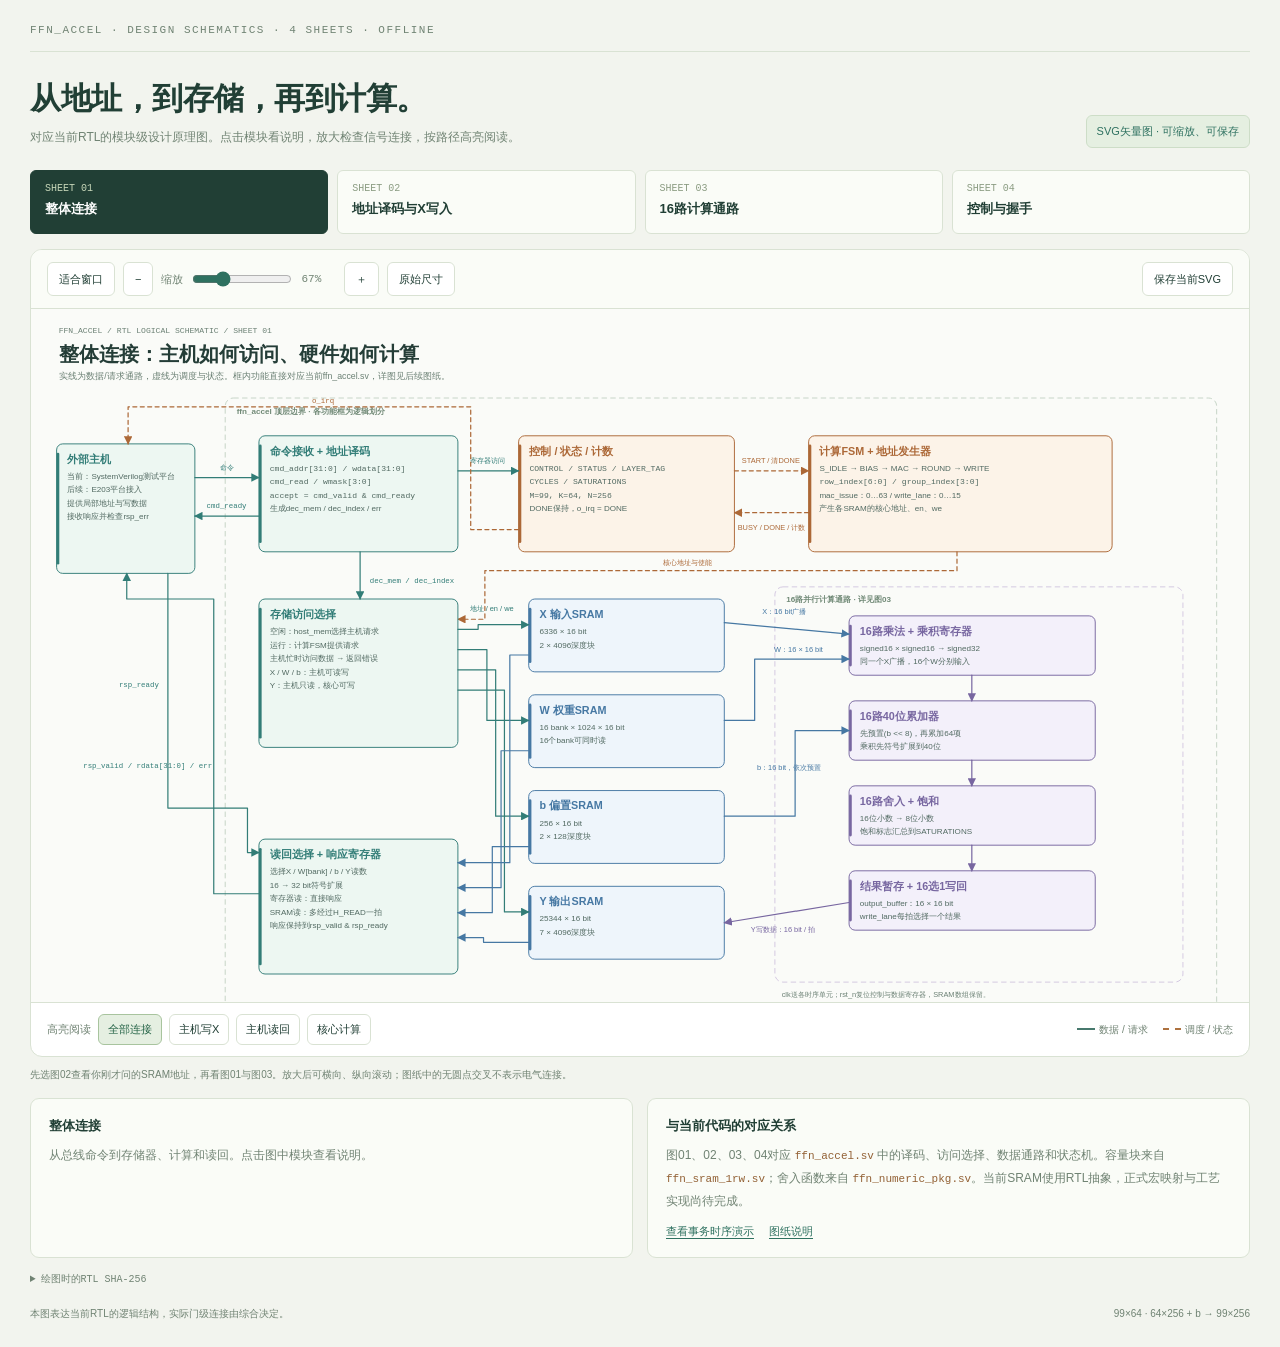
<file: C_work/learning/ffn_design_schematic/index.html>
<!doctype html>
<html lang="zh-CN"><head><meta charset="utf-8"><meta name="viewport" content="width=device-width,initial-scale=1"><title>FFN加速器 · 设计原理图</title>
<style>
:root{--paper:#f2f4ee;--ink:#213f35;--muted:#708373;--line:#d9e2d3;--green:#2e7160}*{box-sizing:border-box}body{margin:0;background:var(--paper);color:var(--ink);font:14px/1.7 "Microsoft YaHei UI","Segoe UI",sans-serif}button,input{font:inherit}button{cursor:pointer;border:1px solid var(--line);border-radius:6px;padding:7px 11px;color:var(--ink);background:#fff}button:hover{background:#e9f1e5}button:focus-visible,input:focus-visible,a:focus-visible{outline:3px solid #bf844f;outline-offset:3px}a{color:var(--green);text-underline-offset:3px}.wrap{max-width:1830px;margin:auto;padding:24px 30px}.brand{font:11px Consolas,monospace;letter-spacing:1.5px;color:var(--muted);border-bottom:1px solid var(--line);padding-bottom:15px}.hero{padding:25px 0 22px;display:flex;align-items:end;justify-content:space-between;gap:25px}h1{font-size:31px;line-height:1.4;letter-spacing:-.5px;margin:0 0 7px}.hero p{font-size:12px;color:var(--muted);margin:0}.badge{font-size:11px;white-space:nowrap;color:var(--green);background:#e5efe1;border:1px solid #cdddc7;border-radius:6px;padding:6px 10px}.tabs{display:grid;grid-template-columns:repeat(4,1fr);gap:9px;margin-bottom:15px}.tab{padding:12px 14px;text-align:left;background:#fafcf7}.tab small{font:10px Consolas,monospace;display:block;color:#8b9c82;margin-bottom:3px}.tab b{font-size:13px}.tab.active{background:var(--ink);border-color:var(--ink);color:#fff}.tab.active small{color:#c7d7b9}.board{background:#fff;border:1px solid var(--line);border-radius:12px;overflow:hidden}.toolbar{padding:12px 16px;border-bottom:1px solid var(--line);display:flex;align-items:center;gap:8px;flex-wrap:wrap;background:#fafcf7}.toolbar button{font-size:11px}.toolbar .right{margin-left:auto}.toolbar label{font-size:11px;display:flex;align-items:center;gap:7px;color:var(--muted)}.toolbar input{width:100px;accent-color:var(--green);cursor:pointer}.toolbar output{min-width:35px;font:11px Consolas,monospace}.view{overflow:auto;max-height:77vh;min-height:330px;background:#fafbf8;scrollbar-color:#a6b9a2 #eff4e9}.view svg{display:block;max-width:none;margin:auto}.routes{display:flex;gap:7px;align-items:center;flex-wrap:wrap;padding:11px 16px;border-top:1px solid var(--line);font-size:11px;color:var(--muted)}.routes button{font-size:11px;padding:5px 9px}.routes button.active{background:#e5efe1;color:#286649;border-color:#a8c49e}.legend{margin-left:auto;display:flex;gap:15px;font-size:10px}.legend i{display:inline-block;width:18px;height:0;border-top:2px solid #47796d;vertical-align:3px;margin-right:4px}.legend i.dashed{border-top-style:dashed;border-color:#ad713f}.detail{display:grid;grid-template-columns:1fr 1fr;gap:14px;margin-top:15px}.card{background:#fafcf7;border:1px solid var(--line);border-radius:9px;padding:16px 18px}.card h2{font-size:13px;margin:0 0 7px}.card p{font-size:12px;line-height:1.9;color:var(--muted);margin:0}.card code{font:11px Consolas,monospace;color:#926034}.links{margin-top:10px;display:flex;gap:15px;flex-wrap:wrap;font-size:11px}.footer{margin-top:16px;font-size:10px;color:var(--muted);display:flex;justify-content:space-between;gap:15px;flex-wrap:wrap}.source{font:10px/1.9 Consolas,monospace;overflow-wrap:anywhere;margin-top:12px;color:var(--muted)}.error{padding:12px;background:#fff1e6;border:1px solid #e1bb97;border-radius:7px;margin-bottom:12px;color:#a05a30}.hint{font-size:10px;color:var(--muted);margin-top:9px}[hidden]{display:none!important}
@media(max-width:800px){.wrap{padding:17px}.hero{display:block;padding:20px 0}.hero h1{font-size:26px}.badge{display:inline-block;margin-top:12px}.tabs{grid-template-columns:1fr 1fr;gap:7px}.tab{padding:10px}.toolbar .right{margin-left:0}.legend{margin-left:0}.detail{grid-template-columns:1fr}.view{max-height:70vh;min-height:250px}.toolbar input{width:80px}.toolbar{gap:6px;padding:10px}.routes{padding:10px;gap:6px}.card{padding:14px}}
@media print{body{background:white}.wrap{max-width:none;padding:0}.brand,.hero,.tabs,.toolbar,.routes,.detail,.footer,.source,.hint{display:none}.board{border:0}.view{max-height:none;overflow:visible;min-height:0}.view svg{width:100%!important;height:auto!important}}
</style></head><body><main class="wrap">
<div class="brand">FFN_ACCEL · DESIGN SCHEMATICS · 4 SHEETS · OFFLINE</div>
<div class="hero"><div><h1>从地址，到存储，再到计算。</h1><p>对应当前RTL的模块级设计原理图。点击模块看说明，放大检查信号连接，按路径高亮阅读。</p></div><div class="badge">SVG矢量图 · 可缩放、可保存</div></div>
<div id="error" class="error" role="alert" hidden></div>
<noscript><p class="error">请启用JavaScript；也可直接打开同目录的01_overview.svg等四张矢量图。</p></noscript>
<nav class="tabs" id="tabs" aria-label="选择图纸"></nav>
<section class="board"><div class="toolbar"><button id="fit" type="button">适合窗口</button><button id="minus" type="button" aria-label="缩小">−</button><label>缩放 <input id="zoom" type="range" min="25" max="180" value="100"><output id="scale">100%</output></label><button id="plus" type="button" aria-label="放大">＋</button><button id="actual" type="button">原始尺寸</button><button id="save" class="right" type="button">保存当前SVG</button></div><div id="view" class="view" aria-label="可滚动的原理图区域"></div><div class="routes"><span>高亮阅读</span><button class="active" data-route="all" type="button">全部连接</button><button data-route="xwrite" type="button">主机写X</button><button data-route="read" type="button">主机读回</button><button data-route="core" type="button">核心计算</button><div class="legend"><span><i></i>数据 / 请求</span><span><i class="dashed"></i>调度 / 状态</span></div></div></section>
<p class="hint">先选图02查看你刚才问的SRAM地址，再看图01与图03。放大后可横向、纵向滚动；图纸中的无圆点交叉不表示电气连接。</p>
<div class="detail"><article class="card"><h2 id="detailTitle">点击图中模块</h2><p id="detailText">查看这个模块的职责与关键接口。图中功能框按RTL逻辑展开，存储器实例名称与位宽保持对应。</p></article><article class="card"><h2>与当前代码的对应关系</h2><p>图01、02、03、04对应 <code>ffn_accel.sv</code> 中的译码、访问选择、数据通路和状态机。容量块来自 <code>ffn_sram_1rw.sv</code>；舍入函数来自 <code>ffn_numeric_pkg.sv</code>。当前SRAM使用RTL抽象，正式宏映射与工艺实现尚待完成。</p><div class="links"><a href="../ffn_transaction_timing/index.html">查看事务时序演示</a><a href="README.md">图纸说明</a></div></article></div>
<details class="source"><summary>绘图时的RTL SHA-256</summary><div id="hashes"></div></details><footer class="footer"><span>本图表达当前RTL的逻辑结构，实际门级连接由综合决定。</span><span>99×64 · 64×256 + b → 99×256</span></footer>
</main><script id="design-data" type="application/json">{"sheets": [{"id": "01_overview", "title": "整体连接", "description": "从总线命令到存储器、计算和读回", "svg": "<svg xmlns=\"http://www.w3.org/2000/svg\" width=\"1800\" height=\"1180\" viewBox=\"0 0 1800 1180\" role=\"img\" aria-label=\"整体连接：主机如何访问、硬件如何计算\">\n<defs><marker id=\"arrow-host\" viewBox=\"0 0 10 10\" refX=\"9\" refY=\"5\" markerWidth=\"7\" markerHeight=\"7\" orient=\"auto-start-reverse\"><path d=\"M0 0 L10 5 L0 10 Z\" fill=\"#327d77\"/><\/marker><marker id=\"arrow-mem\" viewBox=\"0 0 10 10\" refX=\"9\" refY=\"5\" markerWidth=\"7\" markerHeight=\"7\" orient=\"auto-start-reverse\"><path d=\"M0 0 L10 5 L0 10 Z\" fill=\"#4678a3\"/><\/marker><marker id=\"arrow-core\" viewBox=\"0 0 10 10\" refX=\"9\" refY=\"5\" markerWidth=\"7\" markerHeight=\"7\" orient=\"auto-start-reverse\"><path d=\"M0 0 L10 5 L0 10 Z\" fill=\"#7766a0\"/><\/marker><marker id=\"arrow-ctrl\" viewBox=\"0 0 10 10\" refX=\"9\" refY=\"5\" markerWidth=\"7\" markerHeight=\"7\" orient=\"auto-start-reverse\"><path d=\"M0 0 L10 5 L0 10 Z\" fill=\"#ac6837\"/><\/marker><marker id=\"arrow-plain\" viewBox=\"0 0 10 10\" refX=\"9\" refY=\"5\" markerWidth=\"7\" markerHeight=\"7\" orient=\"auto-start-reverse\"><path d=\"M0 0 L10 5 L0 10 Z\" fill=\"#526a62\"/><\/marker><\/defs>\n<style>text{font-family:\"Microsoft YaHei\",\"Segoe UI\",sans-serif;fill:#243d37}.mono{font-family:Consolas,\"Cascadia Code\",monospace}.wire{fill:none;stroke-linejoin:round;stroke-linecap:round}.block{cursor:pointer}.block:hover .outline{stroke-width:2.5}.focus-dim{opacity:.12}.focus-on .outline{stroke-width:3}.focus-on.wire{stroke-width:3.8}<\/style>\n<rect width=\"1800\" height=\"1180\" fill=\"#fafbf8\"/>\n<text x=\"38\" y=\"35\" font-size=\"12\" font-weight=\"400\" text-anchor=\"start\" style=\"fill:#6b8074\" class=\"mono\">FFN_ACCEL  /  RTL LOGICAL SCHEMATIC  /  SHEET 01<\/text>\n<text x=\"38\" y=\"77\" font-size=\"29\" font-weight=\"700\" text-anchor=\"start\" style=\"fill:#243d37\">整体连接：主机如何访问、硬件如何计算<\/text>\n<text x=\"39\" y=\"104\" font-size=\"13\" font-weight=\"400\" text-anchor=\"start\" style=\"fill:#6b8074\">实线为数据/请求通路，虚线为调度与状态。框内功能直接对应当前ffn_accel.sv，详图见后续图纸。<\/text>\n<rect x=\"285\" y=\"132\" width=\"1470\" height=\"941\" rx=\"12\" fill=\"none\" stroke=\"#bfcfc1\" stroke-width=\"1.3\" stroke-dasharray=\"8 5\"/>\n<text x=\"302\" y=\"155\" font-size=\"12\" font-weight=\"600\" text-anchor=\"start\" style=\"fill:#708976\">ffn_accel 顶层边界 · 各功能框为逻辑划分<\/text>\n<g class=\"block\" data-key=\"host\" data-routes=\"xwrite read core\" data-info=\"主机发起总线读写；平台地址译码应先减去外设基地址，再把局部字节地址送到加速器。\" tabindex=\"0\" role=\"button\" aria-label=\"外部主机\"><title>主机发起总线读写；平台地址译码应先减去外设基地址，再把局部字节地址送到加速器。<\/title>\n<rect class=\"outline\" x=\"35\" y=\"200\" width=\"205\" height=\"192\" rx=\"9\" fill=\"#edf7f2\" stroke=\"#327d77\" stroke-width=\"1.4\"/>\n<rect x=\"35\" y=\"213\" width=\"4\" height=\"166\" rx=\"2\" fill=\"#327d77\"/>\n<text x=\"51\" y=\"228\" font-size=\"16\" font-weight=\"700\" text-anchor=\"start\" style=\"fill:#327d77\">外部主机<\/text>\n<text x=\"51\" y=\"252\" font-size=\"12\" font-weight=\"400\" text-anchor=\"start\" style=\"fill:#526a62\">当前：SystemVerilog测试平台<\/text>\n<text x=\"51\" y=\"272\" font-size=\"12\" font-weight=\"400\" text-anchor=\"start\" style=\"fill:#526a62\">后续：E203平台接入<\/text>\n<text x=\"51\" y=\"292\" font-size=\"12\" font-weight=\"400\" text-anchor=\"start\" style=\"fill:#526a62\">提供局部地址与写数据<\/text>\n<text x=\"51\" y=\"312\" font-size=\"12\" font-weight=\"400\" text-anchor=\"start\" style=\"fill:#526a62\">接收响应并检查rsp_err<\/text>\n<\/g>\n<g class=\"block\" data-key=\"decode\" data-routes=\"xwrite read core\" data-info=\"cmd_ready=rst_n且host_state为H_IDLE。只有命令握手才触发访问；错误访问仍返回响应。\" tabindex=\"0\" role=\"button\" aria-label=\"命令接收 + 地址译码\"><title>cmd_ready=rst_n且host_state为H_IDLE。只有命令握手才触发访问；错误访问仍返回响应。<\/title>\n<rect class=\"outline\" x=\"335\" y=\"188\" width=\"295\" height=\"172\" rx=\"9\" fill=\"#edf7f2\" stroke=\"#327d77\" stroke-width=\"1.4\"/>\n<rect x=\"335\" y=\"201\" width=\"4\" height=\"146\" rx=\"2\" fill=\"#327d77\"/>\n<text x=\"351\" y=\"216\" font-size=\"16\" font-weight=\"700\" text-anchor=\"start\" style=\"fill:#327d77\">命令接收 + 地址译码<\/text>\n<text x=\"351\" y=\"240\" font-size=\"12\" font-weight=\"400\" text-anchor=\"start\" style=\"fill:#526a62\" class=\"mono\">cmd_addr[31:0] / wdata[31:0]<\/text>\n<text x=\"351\" y=\"260\" font-size=\"12\" font-weight=\"400\" text-anchor=\"start\" style=\"fill:#526a62\" class=\"mono\">cmd_read / wmask[3:0]<\/text>\n<text x=\"351\" y=\"280\" font-size=\"12\" font-weight=\"400\" text-anchor=\"start\" style=\"fill:#526a62\" class=\"mono\">accept = cmd_valid &amp; cmd_ready<\/text>\n<text x=\"351\" y=\"300\" font-size=\"12\" font-weight=\"400\" text-anchor=\"start\" style=\"fill:#526a62\">生成dec_mem / dec_index / err<\/text>\n<\/g>\n<g class=\"block\" data-key=\"regs\" data-routes=\"core read\" data-info=\"寄存器不是数据SRAM。CONTROL写1启动、写2清DONE，读STATUS不会清IRQ。\" tabindex=\"0\" role=\"button\" aria-label=\"控制 / 状态 / 计数\"><title>寄存器不是数据SRAM。CONTROL写1启动、写2清DONE，读STATUS不会清IRQ。<\/title>\n<rect class=\"outline\" x=\"720\" y=\"188\" width=\"320\" height=\"172\" rx=\"9\" fill=\"#fcf3e8\" stroke=\"#ac6837\" stroke-width=\"1.4\"/>\n<rect x=\"720\" y=\"201\" width=\"4\" height=\"146\" rx=\"2\" fill=\"#ac6837\"/>\n<text x=\"736\" y=\"216\" font-size=\"16\" font-weight=\"700\" text-anchor=\"start\" style=\"fill:#ac6837\">控制 / 状态 / 计数<\/text>\n<text x=\"736\" y=\"240\" font-size=\"12\" font-weight=\"400\" text-anchor=\"start\" style=\"fill:#526a62\" class=\"mono\">CONTROL / STATUS / LAYER_TAG<\/text>\n<text x=\"736\" y=\"260\" font-size=\"12\" font-weight=\"400\" text-anchor=\"start\" style=\"fill:#526a62\" class=\"mono\">CYCLES / SATURATIONS<\/text>\n<text x=\"736\" y=\"280\" font-size=\"12\" font-weight=\"400\" text-anchor=\"start\" style=\"fill:#526a62\" class=\"mono\">M=99, K=64, N=256<\/text>\n<text x=\"736\" y=\"300\" font-size=\"12\" font-weight=\"400\" text-anchor=\"start\" style=\"fill:#526a62\">DONE保持，o_irq = DONE<\/text>\n<\/g>\n<g class=\"block\" data-key=\"ctrl\" data-routes=\"core\" data-info=\"核心状态机与总线响应状态机独立运行。运行时核心独占数据存储端口。\" tabindex=\"0\" role=\"button\" aria-label=\"计算FSM + 地址发生器\"><title>核心状态机与总线响应状态机独立运行。运行时核心独占数据存储端口。<\/title>\n<rect class=\"outline\" x=\"1150\" y=\"188\" width=\"450\" height=\"172\" rx=\"9\" fill=\"#fcf3e8\" stroke=\"#ac6837\" stroke-width=\"1.4\"/>\n<rect x=\"1150\" y=\"201\" width=\"4\" height=\"146\" rx=\"2\" fill=\"#ac6837\"/>\n<text x=\"1166\" y=\"216\" font-size=\"16\" font-weight=\"700\" text-anchor=\"start\" style=\"fill:#ac6837\">计算FSM + 地址发生器<\/text>\n<text x=\"1166\" y=\"240\" font-size=\"12\" font-weight=\"400\" text-anchor=\"start\" style=\"fill:#526a62\">S_IDLE → BIAS → MAC → ROUND → WRITE<\/text>\n<text x=\"1166\" y=\"260\" font-size=\"12\" font-weight=\"400\" text-anchor=\"start\" style=\"fill:#526a62\" class=\"mono\">row_index[6:0] / group_index[3:0]<\/text>\n<text x=\"1166\" y=\"280\" font-size=\"12\" font-weight=\"400\" text-anchor=\"start\" style=\"fill:#526a62\">mac_issue：0…63 / write_lane：0…15<\/text>\n<text x=\"1166\" y=\"300\" font-size=\"12\" font-weight=\"400\" text-anchor=\"start\" style=\"fill:#526a62\">产生各SRAM的核心地址、en、we<\/text>\n<\/g>\n<path class=\"wire\" data-routes=\"xwrite read core\" d=\"M240,250 L335,250\" stroke=\"#327d77\" stroke-width=\"1.8\" marker-end=\"url(#arrow-host)\"/>\n<g class=\"wirelabel\" data-routes=\"xwrite read core\">\n<text x=\"287\" y=\"239\" font-size=\"11\" font-weight=\"400\" text-anchor=\"middle\" style=\"fill:#327d77\">命令<\/text>\n<\/g>\n<path class=\"wire\" data-routes=\"xwrite read core\" d=\"M335,307 L240,307\" stroke=\"#327d77\" stroke-width=\"1.8\" marker-end=\"url(#arrow-host)\"/>\n<g class=\"wirelabel\" data-routes=\"xwrite read core\">\n<text x=\"287\" y=\"295\" font-size=\"11\" font-weight=\"400\" text-anchor=\"middle\" style=\"fill:#327d77\" class=\"mono\">cmd_ready<\/text>\n<\/g>\n<path class=\"wire\" data-routes=\"read core\" d=\"M630,240 L720,240\" stroke=\"#327d77\" stroke-width=\"1.8\" marker-end=\"url(#arrow-host)\"/>\n<g class=\"wirelabel\" data-routes=\"read core\">\n<text x=\"674\" y=\"229\" font-size=\"11\" font-weight=\"400\" text-anchor=\"middle\" style=\"fill:#327d77\">寄存器访问<\/text>\n<\/g>\n<path class=\"wire\" data-routes=\"core\" d=\"M1040,240 L1150,240\" stroke=\"#ac6837\" stroke-width=\"1.8\" stroke-dasharray=\"6 5\" marker-end=\"url(#arrow-ctrl)\"/>\n<g class=\"wirelabel\" data-routes=\"core\">\n<text x=\"1094\" y=\"228\" font-size=\"11\" font-weight=\"400\" text-anchor=\"middle\" style=\"fill:#ac6837\">START / 清DONE<\/text>\n<\/g>\n<path class=\"wire\" data-routes=\"core\" d=\"M1370,360 L1370,388 L670,388 L670,460 L630,460\" stroke=\"#ac6837\" stroke-width=\"1.8\" stroke-dasharray=\"6 5\" marker-end=\"url(#arrow-ctrl)\"/>\n<g class=\"wirelabel\" data-routes=\"core\">\n<text x=\"970\" y=\"380\" font-size=\"11\" font-weight=\"400\" text-anchor=\"middle\" style=\"fill:#ac6837\">核心地址与使能<\/text>\n<\/g>\n<path class=\"wire\" data-routes=\"core read\" d=\"M1150,302 L1040,302\" stroke=\"#ac6837\" stroke-width=\"1.8\" stroke-dasharray=\"6 5\" marker-end=\"url(#arrow-ctrl)\"/>\n<g class=\"wirelabel\" data-routes=\"core read\">\n<text x=\"1095\" y=\"327\" font-size=\"11\" font-weight=\"400\" text-anchor=\"middle\" style=\"fill:#ac6837\">BUSY / DONE / 计数<\/text>\n<\/g>\n<g class=\"block\" data-key=\"access\" data-routes=\"xwrite read core\" data-info=\"存储器均为单端口；本设计通过访问选择保证主机与核心不会争用同一个存储端口。\" tabindex=\"0\" role=\"button\" aria-label=\"存储访问选择\"><title>存储器均为单端口；本设计通过访问选择保证主机与核心不会争用同一个存储端口。<\/title>\n<rect class=\"outline\" x=\"335\" y=\"430\" width=\"295\" height=\"220\" rx=\"9\" fill=\"#edf7f2\" stroke=\"#327d77\" stroke-width=\"1.4\"/>\n<rect x=\"335\" y=\"443\" width=\"4\" height=\"194\" rx=\"2\" fill=\"#327d77\"/>\n<text x=\"351\" y=\"458\" font-size=\"16\" font-weight=\"700\" text-anchor=\"start\" style=\"fill:#327d77\">存储访问选择<\/text>\n<text x=\"351\" y=\"482\" font-size=\"12\" font-weight=\"400\" text-anchor=\"start\" style=\"fill:#526a62\">空闲：host_mem选择主机请求<\/text>\n<text x=\"351\" y=\"502\" font-size=\"12\" font-weight=\"400\" text-anchor=\"start\" style=\"fill:#526a62\">运行：计算FSM提供请求<\/text>\n<text x=\"351\" y=\"522\" font-size=\"12\" font-weight=\"400\" text-anchor=\"start\" style=\"fill:#526a62\">主机忙时访问数据 → 返回错误<\/text>\n<text x=\"351\" y=\"542\" font-size=\"12\" font-weight=\"400\" text-anchor=\"start\" style=\"fill:#526a62\">X / W / b：主机可读写<\/text>\n<text x=\"351\" y=\"562\" font-size=\"12\" font-weight=\"400\" text-anchor=\"start\" style=\"fill:#526a62\">Y：主机只读，核心可写<\/text>\n<\/g>\n<path class=\"wire\" data-routes=\"xwrite read\" d=\"M485,360 L485,430\" stroke=\"#327d77\" stroke-width=\"1.8\" marker-end=\"url(#arrow-host)\"/>\n<g class=\"wirelabel\" data-routes=\"xwrite read\">\n<text x=\"562\" y=\"406\" font-size=\"11\" font-weight=\"400\" text-anchor=\"middle\" style=\"fill:#327d77\" class=\"mono\">dec_mem / dec_index<\/text>\n<\/g>\n<g class=\"block\" data-key=\"x\" data-routes=\"xwrite read core\" data-info=\"同步单端口16位存储。容量来自ffn_banked_sram或权重的16个独立ffn_sram_1rw实例。\" tabindex=\"0\" role=\"button\" aria-label=\"X 输入SRAM\"><title>同步单端口16位存储。容量来自ffn_banked_sram或权重的16个独立ffn_sram_1rw实例。<\/title>\n<rect class=\"outline\" x=\"735\" y=\"430\" width=\"290\" height=\"108\" rx=\"9\" fill=\"#eef5fb\" stroke=\"#4678a3\" stroke-width=\"1.4\"/>\n<rect x=\"735\" y=\"443\" width=\"4\" height=\"82\" rx=\"2\" fill=\"#4678a3\"/>\n<text x=\"751\" y=\"458\" font-size=\"16\" font-weight=\"700\" text-anchor=\"start\" style=\"fill:#4678a3\">X 输入SRAM<\/text>\n<text x=\"751\" y=\"482\" font-size=\"12\" font-weight=\"400\" text-anchor=\"start\" style=\"fill:#526a62\">6336 × 16 bit<\/text>\n<text x=\"751\" y=\"502\" font-size=\"12\" font-weight=\"400\" text-anchor=\"start\" style=\"fill:#526a62\">2 × 4096深度块<\/text>\n<\/g>\n<path class=\"wire\" data-routes=\"xwrite read core\" d=\"M630,475 L660,475 L660,468 L735,468\" stroke=\"#327d77\" stroke-width=\"1.8\" marker-end=\"url(#arrow-host)\"/>\n<g class=\"wirelabel\" data-routes=\"xwrite read core\">\n<text x=\"680\" y=\"448\" font-size=\"11\" font-weight=\"400\" text-anchor=\"middle\" style=\"fill:#327d77\">地址 / en / we<\/text>\n<\/g>\n<g class=\"block\" data-key=\"w\" data-routes=\"read core\" data-info=\"同步单端口16位存储。容量来自ffn_banked_sram或权重的16个独立ffn_sram_1rw实例。\" tabindex=\"0\" role=\"button\" aria-label=\"W 权重SRAM\"><title>同步单端口16位存储。容量来自ffn_banked_sram或权重的16个独立ffn_sram_1rw实例。<\/title>\n<rect class=\"outline\" x=\"735\" y=\"572\" width=\"290\" height=\"108\" rx=\"9\" fill=\"#eef5fb\" stroke=\"#4678a3\" stroke-width=\"1.4\"/>\n<rect x=\"735\" y=\"585\" width=\"4\" height=\"82\" rx=\"2\" fill=\"#4678a3\"/>\n<text x=\"751\" y=\"600\" font-size=\"16\" font-weight=\"700\" text-anchor=\"start\" style=\"fill:#4678a3\">W 权重SRAM<\/text>\n<text x=\"751\" y=\"624\" font-size=\"12\" font-weight=\"400\" text-anchor=\"start\" style=\"fill:#526a62\">16 bank × 1024 × 16 bit<\/text>\n<text x=\"751\" y=\"644\" font-size=\"12\" font-weight=\"400\" text-anchor=\"start\" style=\"fill:#526a62\">16个bank可同时读<\/text>\n<\/g>\n<path class=\"wire\" data-routes=\"read core\" d=\"M630,505 L673,505 L673,610 L735,610\" stroke=\"#327d77\" stroke-width=\"1.8\" marker-end=\"url(#arrow-host)\"/>\n<g class=\"block\" data-key=\"b\" data-routes=\"read core\" data-info=\"同步单端口16位存储。容量来自ffn_banked_sram或权重的16个独立ffn_sram_1rw实例。\" tabindex=\"0\" role=\"button\" aria-label=\"b 偏置SRAM\"><title>同步单端口16位存储。容量来自ffn_banked_sram或权重的16个独立ffn_sram_1rw实例。<\/title>\n<rect class=\"outline\" x=\"735\" y=\"714\" width=\"290\" height=\"108\" rx=\"9\" fill=\"#eef5fb\" stroke=\"#4678a3\" stroke-width=\"1.4\"/>\n<rect x=\"735\" y=\"727\" width=\"4\" height=\"82\" rx=\"2\" fill=\"#4678a3\"/>\n<text x=\"751\" y=\"742\" font-size=\"16\" font-weight=\"700\" text-anchor=\"start\" style=\"fill:#4678a3\">b 偏置SRAM<\/text>\n<text x=\"751\" y=\"766\" font-size=\"12\" font-weight=\"400\" text-anchor=\"start\" style=\"fill:#526a62\">256 × 16 bit<\/text>\n<text x=\"751\" y=\"786\" font-size=\"12\" font-weight=\"400\" text-anchor=\"start\" style=\"fill:#526a62\">2 × 128深度块<\/text>\n<\/g>\n<path class=\"wire\" data-routes=\"read core\" d=\"M630,535 L686,535 L686,752 L735,752\" stroke=\"#327d77\" stroke-width=\"1.8\" marker-end=\"url(#arrow-host)\"/>\n<g class=\"block\" data-key=\"y\" data-routes=\"read core\" data-info=\"同步单端口16位存储。容量来自ffn_banked_sram或权重的16个独立ffn_sram_1rw实例。\" tabindex=\"0\" role=\"button\" aria-label=\"Y 输出SRAM\"><title>同步单端口16位存储。容量来自ffn_banked_sram或权重的16个独立ffn_sram_1rw实例。<\/title>\n<rect class=\"outline\" x=\"735\" y=\"856\" width=\"290\" height=\"108\" rx=\"9\" fill=\"#eef5fb\" stroke=\"#4678a3\" stroke-width=\"1.4\"/>\n<rect x=\"735\" y=\"869\" width=\"4\" height=\"82\" rx=\"2\" fill=\"#4678a3\"/>\n<text x=\"751\" y=\"884\" font-size=\"16\" font-weight=\"700\" text-anchor=\"start\" style=\"fill:#4678a3\">Y 输出SRAM<\/text>\n<text x=\"751\" y=\"908\" font-size=\"12\" font-weight=\"400\" text-anchor=\"start\" style=\"fill:#526a62\">25344 × 16 bit<\/text>\n<text x=\"751\" y=\"928\" font-size=\"12\" font-weight=\"400\" text-anchor=\"start\" style=\"fill:#526a62\">7 × 4096深度块<\/text>\n<\/g>\n<path class=\"wire\" data-routes=\"read core\" d=\"M630,565 L699,565 L699,894 L735,894\" stroke=\"#327d77\" stroke-width=\"1.8\" marker-end=\"url(#arrow-host)\"/>\n<rect x=\"1100\" y=\"412\" width=\"605\" height=\"586\" rx=\"12\" fill=\"none\" stroke=\"#cfc3de\" stroke-width=\"1.3\" stroke-dasharray=\"8 5\"/>\n<text x=\"1117\" y=\"435\" font-size=\"12\" font-weight=\"600\" text-anchor=\"start\" style=\"fill:#708976\">16路并行计算通路 · 详见图03<\/text>\n<g class=\"block\" data-key=\"mul\" data-routes=\"core\" data-info=\"所有16路同时计算同一输入行的16个输出列。乘积经过32位寄存器，不直接组合累加。\" tabindex=\"0\" role=\"button\" aria-label=\"16路乘法 + 乘积寄存器\"><title>所有16路同时计算同一输入行的16个输出列。乘积经过32位寄存器，不直接组合累加。<\/title>\n<rect class=\"outline\" x=\"1210\" y=\"455\" width=\"365\" height=\"88\" rx=\"9\" fill=\"#f3f0fa\" stroke=\"#7766a0\" stroke-width=\"1.4\"/>\n<rect x=\"1210\" y=\"468\" width=\"4\" height=\"62\" rx=\"2\" fill=\"#7766a0\"/>\n<text x=\"1226\" y=\"483\" font-size=\"16\" font-weight=\"700\" text-anchor=\"start\" style=\"fill:#7766a0\">16路乘法 + 乘积寄存器<\/text>\n<text x=\"1226\" y=\"507\" font-size=\"12\" font-weight=\"400\" text-anchor=\"start\" style=\"fill:#526a62\">signed16 × signed16 → signed32<\/text>\n<text x=\"1226\" y=\"527\" font-size=\"12\" font-weight=\"400\" text-anchor=\"start\" style=\"fill:#526a62\">同一个X广播，16个W分别输入<\/text>\n<\/g>\n<g class=\"block\" data-key=\"acc\" data-routes=\"core\" data-info=\"16路40位累加器：先预置(b &lt;&lt; 8)，再累加64项；乘积先符号扩展到40位\" tabindex=\"0\" role=\"button\" aria-label=\"16路40位累加器\"><title>16路40位累加器：先预置(b &lt;&lt; 8)，再累加64项；乘积先符号扩展到40位<\/title>\n<rect class=\"outline\" x=\"1210\" y=\"581\" width=\"365\" height=\"88\" rx=\"9\" fill=\"#f3f0fa\" stroke=\"#7766a0\" stroke-width=\"1.4\"/>\n<rect x=\"1210\" y=\"594\" width=\"4\" height=\"62\" rx=\"2\" fill=\"#7766a0\"/>\n<text x=\"1226\" y=\"609\" font-size=\"16\" font-weight=\"700\" text-anchor=\"start\" style=\"fill:#7766a0\">16路40位累加器<\/text>\n<text x=\"1226\" y=\"633\" font-size=\"12\" font-weight=\"400\" text-anchor=\"start\" style=\"fill:#526a62\">先预置(b &lt;&lt; 8)，再累加64项<\/text>\n<text x=\"1226\" y=\"653\" font-size=\"12\" font-weight=\"400\" text-anchor=\"start\" style=\"fill:#526a62\">乘积先符号扩展到40位<\/text>\n<\/g>\n<g class=\"block\" data-key=\"quant\" data-routes=\"core\" data-info=\"16路舍入 + 饱和：16位小数 → 8位小数；饱和标志汇总到SATURATIONS\" tabindex=\"0\" role=\"button\" aria-label=\"16路舍入 + 饱和\"><title>16路舍入 + 饱和：16位小数 → 8位小数；饱和标志汇总到SATURATIONS<\/title>\n<rect class=\"outline\" x=\"1210\" y=\"707\" width=\"365\" height=\"88\" rx=\"9\" fill=\"#f3f0fa\" stroke=\"#7766a0\" stroke-width=\"1.4\"/>\n<rect x=\"1210\" y=\"720\" width=\"4\" height=\"62\" rx=\"2\" fill=\"#7766a0\"/>\n<text x=\"1226\" y=\"735\" font-size=\"16\" font-weight=\"700\" text-anchor=\"start\" style=\"fill:#7766a0\">16路舍入 + 饱和<\/text>\n<text x=\"1226\" y=\"759\" font-size=\"12\" font-weight=\"400\" text-anchor=\"start\" style=\"fill:#526a62\">16位小数 → 8位小数<\/text>\n<text x=\"1226\" y=\"779\" font-size=\"12\" font-weight=\"400\" text-anchor=\"start\" style=\"fill:#526a62\">饱和标志汇总到SATURATIONS<\/text>\n<\/g>\n<g class=\"block\" data-key=\"buffer\" data-routes=\"core\" data-info=\"结果暂存 + 16选1写回：output_buffer：16 × 16 bit；write_lane每拍选择一个结果\" tabindex=\"0\" role=\"button\" aria-label=\"结果暂存 + 16选1写回\"><title>结果暂存 + 16选1写回：output_buffer：16 × 16 bit；write_lane每拍选择一个结果<\/title>\n<rect class=\"outline\" x=\"1210\" y=\"833\" width=\"365\" height=\"88\" rx=\"9\" fill=\"#f3f0fa\" stroke=\"#7766a0\" stroke-width=\"1.4\"/>\n<rect x=\"1210\" y=\"846\" width=\"4\" height=\"62\" rx=\"2\" fill=\"#7766a0\"/>\n<text x=\"1226\" y=\"861\" font-size=\"16\" font-weight=\"700\" text-anchor=\"start\" style=\"fill:#7766a0\">结果暂存 + 16选1写回<\/text>\n<text x=\"1226\" y=\"885\" font-size=\"12\" font-weight=\"400\" text-anchor=\"start\" style=\"fill:#526a62\">output_buffer：16 × 16 bit<\/text>\n<text x=\"1226\" y=\"905\" font-size=\"12\" font-weight=\"400\" text-anchor=\"start\" style=\"fill:#526a62\">write_lane每拍选择一个结果<\/text>\n<\/g>\n<path class=\"wire\" data-routes=\"core\" d=\"M1025,465 L1210,482\" stroke=\"#4678a3\" stroke-width=\"1.8\" marker-end=\"url(#arrow-mem)\"/>\n<g class=\"wirelabel\" data-routes=\"core\">\n<text x=\"1114\" y=\"452\" font-size=\"11\" font-weight=\"400\" text-anchor=\"middle\" style=\"fill:#4678a3\">X：16 bit广播<\/text>\n<\/g>\n<path class=\"wire\" data-routes=\"core\" d=\"M1025,610 L1070,610 L1070,519 L1210,519\" stroke=\"#4678a3\" stroke-width=\"1.8\" marker-end=\"url(#arrow-mem)\"/>\n<g class=\"wirelabel\" data-routes=\"core\">\n<text x=\"1135\" y=\"509\" font-size=\"11\" font-weight=\"400\" text-anchor=\"middle\" style=\"fill:#4678a3\">W：16 × 16 bit<\/text>\n<\/g>\n<path class=\"wire\" data-routes=\"core\" d=\"M1025,752 L1130,752 L1130,625 L1210,625\" stroke=\"#4678a3\" stroke-width=\"1.8\" marker-end=\"url(#arrow-mem)\"/>\n<g class=\"wirelabel\" data-routes=\"core\">\n<text x=\"1121\" y=\"683\" font-size=\"11\" font-weight=\"400\" text-anchor=\"middle\" style=\"fill:#4678a3\">b：16 bit，依次预置<\/text>\n<\/g>\n<path class=\"wire\" data-routes=\"core\" d=\"M1392,543 L1392,581\" stroke=\"#7766a0\" stroke-width=\"1.8\" marker-end=\"url(#arrow-core)\"/>\n<path class=\"wire\" data-routes=\"core\" d=\"M1392,669 L1392,707\" stroke=\"#7766a0\" stroke-width=\"1.8\" marker-end=\"url(#arrow-core)\"/>\n<path class=\"wire\" data-routes=\"core\" d=\"M1392,795 L1392,833\" stroke=\"#7766a0\" stroke-width=\"1.8\" marker-end=\"url(#arrow-core)\"/>\n<path class=\"wire\" data-routes=\"core\" d=\"M1210,880 L1025,910\" stroke=\"#7766a0\" stroke-width=\"1.8\" marker-end=\"url(#arrow-core)\"/>\n<g class=\"wirelabel\" data-routes=\"core\">\n<text x=\"1112\" y=\"924\" font-size=\"11\" font-weight=\"400\" text-anchor=\"middle\" style=\"fill:#7766a0\">Y写数据：16 bit / 拍<\/text>\n<\/g>\n<g class=\"block\" data-key=\"response\" data-routes=\"read\" data-info=\"host_read_mem和host_read_bank在读命令接受时锁存，确保后续响应选择正确数据。错误响应返回err=1、rdata=0。\" tabindex=\"0\" role=\"button\" aria-label=\"读回选择 + 响应寄存器\"><title>host_read_mem和host_read_bank在读命令接受时锁存，确保后续响应选择正确数据。错误响应返回err=1、rdata=0。<\/title>\n<rect class=\"outline\" x=\"335\" y=\"786\" width=\"295\" height=\"200\" rx=\"9\" fill=\"#edf7f2\" stroke=\"#327d77\" stroke-width=\"1.4\"/>\n<rect x=\"335\" y=\"799\" width=\"4\" height=\"174\" rx=\"2\" fill=\"#327d77\"/>\n<text x=\"351\" y=\"814\" font-size=\"16\" font-weight=\"700\" text-anchor=\"start\" style=\"fill:#327d77\">读回选择 + 响应寄存器<\/text>\n<text x=\"351\" y=\"838\" font-size=\"12\" font-weight=\"400\" text-anchor=\"start\" style=\"fill:#526a62\">选择X / W[bank] / b / Y读数<\/text>\n<text x=\"351\" y=\"858\" font-size=\"12\" font-weight=\"400\" text-anchor=\"start\" style=\"fill:#526a62\">16 → 32 bit符号扩展<\/text>\n<text x=\"351\" y=\"878\" font-size=\"12\" font-weight=\"400\" text-anchor=\"start\" style=\"fill:#526a62\">寄存器读：直接响应<\/text>\n<text x=\"351\" y=\"898\" font-size=\"12\" font-weight=\"400\" text-anchor=\"start\" style=\"fill:#526a62\">SRAM读：多经过H_READ一拍<\/text>\n<text x=\"351\" y=\"918\" font-size=\"12\" font-weight=\"400\" text-anchor=\"start\" style=\"fill:#526a62\">响应保持到rsp_valid &amp; rsp_ready<\/text>\n<\/g>\n<path class=\"wire\" data-routes=\"read\" d=\"M735,513 L707,513 L707,821 L630,821\" stroke=\"#4678a3\" stroke-width=\"1.8\" marker-end=\"url(#arrow-mem)\"/>\n<path class=\"wire\" data-routes=\"read\" d=\"M735,655 L694,655 L694,858 L630,858\" stroke=\"#4678a3\" stroke-width=\"1.8\" marker-end=\"url(#arrow-mem)\"/>\n<path class=\"wire\" data-routes=\"read\" d=\"M735,797 L681,797 L681,895 L630,895\" stroke=\"#4678a3\" stroke-width=\"1.8\" marker-end=\"url(#arrow-mem)\"/>\n<path class=\"wire\" data-routes=\"read\" d=\"M735,939 L668,939 L668,932 L630,932\" stroke=\"#4678a3\" stroke-width=\"1.8\" marker-end=\"url(#arrow-mem)\"/>\n<path class=\"wire\" data-routes=\"read xwrite core\" d=\"M335,867 L268,867 L268,430 L139,430 L139,392\" stroke=\"#327d77\" stroke-width=\"1.8\" marker-end=\"url(#arrow-host)\"/>\n<g class=\"wirelabel\" data-routes=\"read xwrite core\">\n<text x=\"170\" y=\"680\" font-size=\"11\" font-weight=\"400\" text-anchor=\"middle\" style=\"fill:#327d77\" class=\"mono\">rsp_valid / rdata[31:0] / err<\/text>\n<\/g>\n<path class=\"wire\" data-routes=\"read xwrite core\" d=\"M200,392 L200,740 L318,740 L318,806 L335,806\" stroke=\"#327d77\" stroke-width=\"1.8\" marker-end=\"url(#arrow-host)\"/>\n<g class=\"wirelabel\" data-routes=\"read xwrite core\">\n<text x=\"157\" y=\"560\" font-size=\"11\" font-weight=\"400\" text-anchor=\"middle\" style=\"fill:#327d77\" class=\"mono\">rsp_ready<\/text>\n<\/g>\n<path class=\"wire\" data-routes=\"core\" d=\"M720,327 L649,327 L649,145 L141,145 L141,200\" stroke=\"#ac6837\" stroke-width=\"1.8\" stroke-dasharray=\"6 5\" marker-end=\"url(#arrow-ctrl)\"/>\n<g class=\"wirelabel\" data-routes=\"core\">\n<text x=\"430\" y=\"139\" font-size=\"11\" font-weight=\"400\" text-anchor=\"middle\" style=\"fill:#ac6837\" class=\"mono\">o_irq<\/text>\n<\/g>\n<text x=\"1110\" y=\"1020\" font-size=\"11\" font-weight=\"400\" text-anchor=\"start\" style=\"fill:#6b8074\">clk送各时序单元；rst_n复位控制与数据寄存器，SRAM数组保留。<\/text>\n<text x=\"1110\" y=\"1040\" font-size=\"11\" font-weight=\"400\" text-anchor=\"start\" style=\"fill:#6b8074\">所有SRAM框是当前RTL抽象；正式宏替换与工艺实现仍待完成。<\/text>\n<line x1=\"38\" x2=\"1762\" y1=\"1124\" y2=\"1124\" stroke=\"#dce5d8\"/>\n<text x=\"39\" y=\"1150\" font-size=\"11\" font-weight=\"400\" text-anchor=\"start\" style=\"fill:#728675\">跨线无圆点表示不连接；主机地址为局部字节地址；所有数据写入仅使用wdata[15:0]。<\/text>\n<text x=\"1760\" y=\"1150\" font-size=\"11\" font-weight=\"400\" text-anchor=\"end\" style=\"fill:#728675\" class=\"mono\">99 × 64 · 64 × 256 → 99 × 256<\/text>\n<\/svg>"}, {"id": "02_address_decode", "title": "地址译码与X写入", "description": "0x162FC如何选中X的具体存储位置", "svg": "<svg xmlns=\"http://www.w3.org/2000/svg\" width=\"1800\" height=\"1240\" viewBox=\"0 0 1800 1240\" role=\"img\" aria-label=\"地址译码：写X[98,63]如何落到SRAM\">\n<defs><marker id=\"arrow-host\" viewBox=\"0 0 10 10\" refX=\"9\" refY=\"5\" markerWidth=\"7\" markerHeight=\"7\" orient=\"auto-start-reverse\"><path d=\"M0 0 L10 5 L0 10 Z\" fill=\"#327d77\"/><\/marker><marker id=\"arrow-mem\" viewBox=\"0 0 10 10\" refX=\"9\" refY=\"5\" markerWidth=\"7\" markerHeight=\"7\" orient=\"auto-start-reverse\"><path d=\"M0 0 L10 5 L0 10 Z\" fill=\"#4678a3\"/><\/marker><marker id=\"arrow-core\" viewBox=\"0 0 10 10\" refX=\"9\" refY=\"5\" markerWidth=\"7\" markerHeight=\"7\" orient=\"auto-start-reverse\"><path d=\"M0 0 L10 5 L0 10 Z\" fill=\"#7766a0\"/><\/marker><marker id=\"arrow-ctrl\" viewBox=\"0 0 10 10\" refX=\"9\" refY=\"5\" markerWidth=\"7\" markerHeight=\"7\" orient=\"auto-start-reverse\"><path d=\"M0 0 L10 5 L0 10 Z\" fill=\"#ac6837\"/><\/marker><marker id=\"arrow-plain\" viewBox=\"0 0 10 10\" refX=\"9\" refY=\"5\" markerWidth=\"7\" markerHeight=\"7\" orient=\"auto-start-reverse\"><path d=\"M0 0 L10 5 L0 10 Z\" fill=\"#526a62\"/><\/marker><\/defs>\n<style>text{font-family:\"Microsoft YaHei\",\"Segoe UI\",sans-serif;fill:#243d37}.mono{font-family:Consolas,\"Cascadia Code\",monospace}.wire{fill:none;stroke-linejoin:round;stroke-linecap:round}.block{cursor:pointer}.block:hover .outline{stroke-width:2.5}.focus-dim{opacity:.12}.focus-on .outline{stroke-width:3}.focus-on.wire{stroke-width:3.8}<\/style>\n<rect width=\"1800\" height=\"1240\" fill=\"#fafbf8\"/>\n<text x=\"38\" y=\"35\" font-size=\"12\" font-weight=\"400\" text-anchor=\"start\" style=\"fill:#6b8074\" class=\"mono\">FFN_ACCEL  /  RTL LOGICAL SCHEMATIC  /  SHEET 02<\/text>\n<text x=\"38\" y=\"77\" font-size=\"29\" font-weight=\"700\" text-anchor=\"start\" style=\"fill:#243d37\">地址译码：写X[98,63]如何落到SRAM<\/text>\n<text x=\"39\" y=\"104\" font-size=\"13\" font-weight=\"400\" text-anchor=\"start\" style=\"fill:#6b8074\">示例：i_icb_cmd_addr=0x162FC，i_icb_cmd_read=0，wmask=0xF，核心空闲。<\/text>\n<g class=\"block\" data-key=\"addrin\" data-routes=\"xwrite\" data-info=\"地址由i_icb_cmd_addr输入；数据由i_icb_cmd_wdata输入，数据值本身不标记X/W/b/Y类别。\" tabindex=\"0\" role=\"button\" aria-label=\"主机输入\"><title>地址由i_icb_cmd_addr输入；数据由i_icb_cmd_wdata输入，数据值本身不标记X/W/b/Y类别。<\/title>\n<rect class=\"outline\" x=\"40\" y=\"159\" width=\"315\" height=\"175\" rx=\"9\" fill=\"#edf7f2\" stroke=\"#327d77\" stroke-width=\"1.4\"/>\n<rect x=\"40\" y=\"172\" width=\"4\" height=\"149\" rx=\"2\" fill=\"#327d77\"/>\n<text x=\"56\" y=\"187\" font-size=\"16\" font-weight=\"700\" text-anchor=\"start\" style=\"fill:#327d77\">主机输入<\/text>\n<text x=\"56\" y=\"211\" font-size=\"12\" font-weight=\"400\" text-anchor=\"start\" style=\"fill:#526a62\" class=\"mono\">cmd_addr[31:0] = 0x000162FC<\/text>\n<text x=\"56\" y=\"231\" font-size=\"12\" font-weight=\"400\" text-anchor=\"start\" style=\"fill:#526a62\" class=\"mono\">cmd_wdata[31:0] = 0x00000180<\/text>\n<text x=\"56\" y=\"251\" font-size=\"12\" font-weight=\"400\" text-anchor=\"start\" style=\"fill:#526a62\" class=\"mono\">cmd_read = 0 / wmask = 0xF<\/text>\n<text x=\"56\" y=\"271\" font-size=\"12\" font-weight=\"400\" text-anchor=\"start\" style=\"fill:#526a62\" class=\"mono\">cmd_valid=1 &amp; cmd_ready=1<\/text>\n<\/g>\n<g class=\"block\" data-key=\"decode\" data-routes=\"xwrite\" data-info=\"区间上界不包含在内。cmd_ready只说明命令可接受，访问成功还要检查响应rsp_err。\" tabindex=\"0\" role=\"button\" aria-label=\"地址范围比较 + 合法性检查\"><title>区间上界不包含在内。cmd_ready只说明命令可接受，访问成功还要检查响应rsp_err。<\/title>\n<rect class=\"outline\" x=\"440\" y=\"159\" width=\"350\" height=\"175\" rx=\"9\" fill=\"#edf7f2\" stroke=\"#327d77\" stroke-width=\"1.4\"/>\n<rect x=\"440\" y=\"172\" width=\"4\" height=\"149\" rx=\"2\" fill=\"#327d77\"/>\n<text x=\"456\" y=\"187\" font-size=\"16\" font-weight=\"700\" text-anchor=\"start\" style=\"fill:#327d77\">地址范围比较 + 合法性检查<\/text>\n<text x=\"456\" y=\"211\" font-size=\"12\" font-weight=\"400\" text-anchor=\"start\" style=\"fill:#526a62\" class=\"mono\">0x10000 &lt;= addr &lt; 0x16300<\/text>\n<text x=\"456\" y=\"231\" font-size=\"12\" font-weight=\"400\" text-anchor=\"start\" style=\"fill:#526a62\">addr[1:0]=0，写掩码=0xF<\/text>\n<text x=\"456\" y=\"251\" font-size=\"12\" font-weight=\"400\" text-anchor=\"start\" style=\"fill:#526a62\">BUSY=0，dec_error=0<\/text>\n<text x=\"456\" y=\"271\" font-size=\"12\" font-weight=\"400\" text-anchor=\"start\" style=\"fill:#526a62\" class=\"mono\">dec_mem = MEM_X<\/text>\n<\/g>\n<g class=\"block\" data-key=\"index\" data-routes=\"xwrite\" data-info=\"总线每4字节映射一个16位元素；x_addr是元素编号，不是字节地址。\" tabindex=\"0\" role=\"button\" aria-label=\"计算逻辑元素编号\"><title>总线每4字节映射一个16位元素；x_addr是元素编号，不是字节地址。<\/title>\n<rect class=\"outline\" x=\"880\" y=\"159\" width=\"350\" height=\"175\" rx=\"9\" fill=\"#edf7f2\" stroke=\"#327d77\" stroke-width=\"1.4\"/>\n<rect x=\"880\" y=\"172\" width=\"4\" height=\"149\" rx=\"2\" fill=\"#327d77\"/>\n<text x=\"896\" y=\"187\" font-size=\"16\" font-weight=\"700\" text-anchor=\"start\" style=\"fill:#327d77\">计算逻辑元素编号<\/text>\n<text x=\"896\" y=\"211\" font-size=\"12\" font-weight=\"400\" text-anchor=\"start\" style=\"fill:#526a62\" class=\"mono\">dec_index = (addr-X_BASE) &gt;&gt; 2<\/text>\n<text x=\"896\" y=\"231\" font-size=\"12\" font-weight=\"400\" text-anchor=\"start\" style=\"fill:#526a62\" class=\"mono\">= (0x162FC-0x10000)/4<\/text>\n<text x=\"896\" y=\"251\" font-size=\"12\" font-weight=\"400\" text-anchor=\"start\" style=\"fill:#526a62\" class=\"mono\">= 6335 = 98*64+63<\/text>\n<text x=\"896\" y=\"271\" font-size=\"12\" font-weight=\"400\" text-anchor=\"start\" style=\"fill:#526a62\" class=\"mono\">x_addr[12:0] = 6335<\/text>\n<\/g>\n<g class=\"block\" data-key=\"enable\" data-routes=\"xwrite\" data-info=\"主机访问使能与写使能：host_mem = accept &amp;&amp; !dec_error；           &amp;&amp; dec_mem!=MEM_NONE；MEM_X: x_en=1, x_we=!cmd_read；SRAM wdata = cmd_wdata[15:0]\" tabindex=\"0\" role=\"button\" aria-label=\"主机访问使能与写使能\"><title>主机访问使能与写使能：host_mem = accept &amp;&amp; !dec_error；           &amp;&amp; dec_mem!=MEM_NONE；MEM_X: x_en=1, x_we=!cmd_read；SRAM wdata = cmd_wdata[15:0]<\/title>\n<rect class=\"outline\" x=\"1320\" y=\"159\" width=\"420\" height=\"175\" rx=\"9\" fill=\"#edf7f2\" stroke=\"#327d77\" stroke-width=\"1.4\"/>\n<rect x=\"1320\" y=\"172\" width=\"4\" height=\"149\" rx=\"2\" fill=\"#327d77\"/>\n<text x=\"1336\" y=\"187\" font-size=\"16\" font-weight=\"700\" text-anchor=\"start\" style=\"fill:#327d77\">主机访问使能与写使能<\/text>\n<text x=\"1336\" y=\"211\" font-size=\"12\" font-weight=\"400\" text-anchor=\"start\" style=\"fill:#526a62\" class=\"mono\">host_mem = accept &amp;&amp; !dec_error<\/text>\n<text x=\"1336\" y=\"231\" font-size=\"12\" font-weight=\"400\" text-anchor=\"start\" style=\"fill:#526a62\" class=\"mono\">           &amp;&amp; dec_mem!=MEM_NONE<\/text>\n<text x=\"1336\" y=\"251\" font-size=\"12\" font-weight=\"400\" text-anchor=\"start\" style=\"fill:#526a62\" class=\"mono\">MEM_X: x_en=1, x_we=!cmd_read<\/text>\n<text x=\"1336\" y=\"271\" font-size=\"12\" font-weight=\"400\" text-anchor=\"start\" style=\"fill:#526a62\" class=\"mono\">SRAM wdata = cmd_wdata[15:0]<\/text>\n<\/g>\n<path class=\"wire\" data-routes=\"xwrite\" d=\"M355,238 L440,238\" stroke=\"#327d77\" stroke-width=\"1.8\" marker-end=\"url(#arrow-host)\"/>\n<g class=\"wirelabel\" data-routes=\"xwrite\">\n<text x=\"397\" y=\"225\" font-size=\"11\" font-weight=\"400\" text-anchor=\"middle\" style=\"fill:#327d77\" class=\"mono\">32 bit<\/text>\n<\/g>\n<path class=\"wire\" data-routes=\"xwrite\" d=\"M790,238 L880,238\" stroke=\"#327d77\" stroke-width=\"1.8\" marker-end=\"url(#arrow-host)\"/>\n<g class=\"wirelabel\" data-routes=\"xwrite\">\n<text x=\"835\" y=\"225\" font-size=\"11\" font-weight=\"400\" text-anchor=\"middle\" style=\"fill:#327d77\">命中X窗口<\/text>\n<\/g>\n<path class=\"wire\" data-routes=\"xwrite\" d=\"M1230,238 L1320,238\" stroke=\"#327d77\" stroke-width=\"1.8\" marker-end=\"url(#arrow-host)\"/>\n<g class=\"wirelabel\" data-routes=\"xwrite\">\n<text x=\"1275\" y=\"225\" font-size=\"11\" font-weight=\"400\" text-anchor=\"middle\" style=\"fill:#327d77\">合法写X<\/text>\n<\/g>\n<rect x=\"430\" y=\"400\" width=\"1310\" height=\"430\" rx=\"12\" fill=\"none\" stroke=\"#bfcfc1\" stroke-width=\"1.3\" stroke-dasharray=\"8 5\"/>\n<text x=\"447\" y=\"423\" font-size=\"12\" font-weight=\"600\" text-anchor=\"start\" style=\"fill:#708976\">u_x : ffn_banked_sram  /  DEPTH=6336  /  BANK_DEPTH=4096<\/text>\n<g class=\"block\" data-key=\"bankselect\" data-routes=\"xwrite\" data-info=\"X的两个块用于增加深度，逻辑上仍只有一个端口；它们与权重的16路并行bank用途不同。\" tabindex=\"0\" role=\"button\" aria-label=\"容量块选择 + 块内地址\"><title>X的两个块用于增加深度，逻辑上仍只有一个端口；它们与权重的16路并行bank用途不同。<\/title>\n<rect class=\"outline\" x=\"465\" y=\"454\" width=\"360\" height=\"150\" rx=\"9\" fill=\"#eef5fb\" stroke=\"#4678a3\" stroke-width=\"1.4\"/>\n<rect x=\"465\" y=\"467\" width=\"4\" height=\"124\" rx=\"2\" fill=\"#4678a3\"/>\n<text x=\"481\" y=\"482\" font-size=\"16\" font-weight=\"700\" text-anchor=\"start\" style=\"fill:#4678a3\">容量块选择 + 块内地址<\/text>\n<text x=\"481\" y=\"506\" font-size=\"12\" font-weight=\"400\" text-anchor=\"start\" style=\"fill:#526a62\" class=\"mono\">bank_select = x_addr &gt;&gt; 12 = 1<\/text>\n<text x=\"481\" y=\"526\" font-size=\"12\" font-weight=\"400\" text-anchor=\"start\" style=\"fill:#526a62\" class=\"mono\">bank_addr = x_addr[11:0]<\/text>\n<text x=\"481\" y=\"546\" font-size=\"12\" font-weight=\"400\" text-anchor=\"start\" style=\"fill:#526a62\" class=\"mono\">          = 2239 (0x8BF)<\/text>\n<text x=\"481\" y=\"566\" font-size=\"12\" font-weight=\"400\" text-anchor=\"start\" style=\"fill:#526a62\" class=\"mono\">6335 = 1*4096 + 2239<\/text>\n<\/g>\n<g class=\"block\" data-key=\"xbank0\" data-routes=\"\" data-info=\"本次地址属于块1，所以块0的en=0。\" tabindex=\"0\" role=\"button\" aria-label=\"X块0：4096 × 16 bit\"><title>本次地址属于块1，所以块0的en=0。<\/title>\n<rect class=\"outline\" x=\"930\" y=\"454\" width=\"335\" height=\"150\" rx=\"9\" fill=\"#f6f8f3\" stroke=\"#526a62\" stroke-width=\"1.4\"/>\n<rect x=\"930\" y=\"467\" width=\"4\" height=\"124\" rx=\"2\" fill=\"#526a62\"/>\n<text x=\"946\" y=\"482\" font-size=\"16\" font-weight=\"700\" text-anchor=\"start\" style=\"fill:#526a62\">X块0：4096 × 16 bit<\/text>\n<text x=\"946\" y=\"506\" font-size=\"12\" font-weight=\"400\" text-anchor=\"start\" style=\"fill:#526a62\">元素编号0…4095<\/text>\n<text x=\"946\" y=\"526\" font-size=\"12\" font-weight=\"400\" text-anchor=\"start\" style=\"fill:#526a62\" class=\"mono\">en = x_en &amp;&amp; (bank_select==0)<\/text>\n<text x=\"946\" y=\"546\" font-size=\"12\" font-weight=\"400\" text-anchor=\"start\" style=\"fill:#526a62\">当前en=0，不发生写入<\/text>\n<text x=\"946\" y=\"566\" font-size=\"12\" font-weight=\"400\" text-anchor=\"start\" style=\"fill:#526a62\">未被选中的块保持内容<\/text>\n<\/g>\n<g class=\"block\" data-key=\"xbank1\" data-routes=\"xwrite\" data-info=\"X块1：4096 × 16 bit：元素编号4096…6335有效；en=1 / we=1 / addr=2239；wdata=0x0180（Q8.8实数1.5）；上升沿：mem[2239] &lt;= 0x0180\" tabindex=\"0\" role=\"button\" aria-label=\"X块1：4096 × 16 bit\"><title>X块1：4096 × 16 bit：元素编号4096…6335有效；en=1 / we=1 / addr=2239；wdata=0x0180（Q8.8实数1.5）；上升沿：mem[2239] &lt;= 0x0180<\/title>\n<rect class=\"outline\" x=\"1350\" y=\"454\" width=\"335\" height=\"150\" rx=\"9\" fill=\"#eef5fb\" stroke=\"#4678a3\" stroke-width=\"1.4\"/>\n<rect x=\"1350\" y=\"467\" width=\"4\" height=\"124\" rx=\"2\" fill=\"#4678a3\"/>\n<text x=\"1366\" y=\"482\" font-size=\"16\" font-weight=\"700\" text-anchor=\"start\" style=\"fill:#4678a3\">X块1：4096 × 16 bit<\/text>\n<text x=\"1366\" y=\"506\" font-size=\"12\" font-weight=\"400\" text-anchor=\"start\" style=\"fill:#526a62\">元素编号4096…6335有效<\/text>\n<text x=\"1366\" y=\"526\" font-size=\"12\" font-weight=\"400\" text-anchor=\"start\" style=\"fill:#526a62\" class=\"mono\">en=1 / we=1 / addr=2239<\/text>\n<text x=\"1366\" y=\"546\" font-size=\"12\" font-weight=\"400\" text-anchor=\"start\" style=\"fill:#526a62\">wdata=0x0180（Q8.8实数1.5）<\/text>\n<text x=\"1366\" y=\"566\" font-size=\"12\" font-weight=\"400\" text-anchor=\"start\" style=\"fill:#526a62\">上升沿：mem[2239] &lt;= 0x0180<\/text>\n<\/g>\n<path class=\"wire\" data-routes=\"xwrite\" d=\"M1055,334 L1055,376 L646,376 L646,454\" stroke=\"#327d77\" stroke-width=\"1.8\" marker-end=\"url(#arrow-host)\"/>\n<g class=\"wirelabel\" data-routes=\"xwrite\">\n<text x=\"808\" y=\"365\" font-size=\"11\" font-weight=\"400\" text-anchor=\"middle\" style=\"fill:#327d77\" class=\"mono\">x_addr[12:0]<\/text>\n<\/g>\n<path class=\"wire\" data-routes=\"\" d=\"M825,500 L930,500\" stroke=\"#526a62\" stroke-width=\"1.8\" stroke-dasharray=\"6 5\" marker-end=\"url(#arrow-plain)\"/>\n<g class=\"wirelabel\" data-routes=\"\">\n<text x=\"877\" y=\"486\" font-size=\"11\" font-weight=\"400\" text-anchor=\"middle\" style=\"fill:#526a62\" class=\"mono\">en=0<\/text>\n<\/g>\n<path class=\"wire\" data-routes=\"xwrite\" d=\"M825,567 L880,567 L880,657 L1518,657 L1518,604\" stroke=\"#4678a3\" stroke-width=\"1.8\" marker-end=\"url(#arrow-mem)\"/>\n<g class=\"wirelabel\" data-routes=\"xwrite\">\n<text x=\"1163\" y=\"647\" font-size=\"11\" font-weight=\"400\" text-anchor=\"middle\" style=\"fill:#4678a3\" class=\"mono\">bank=1 / addr[11:0]=2239<\/text>\n<\/g>\n<path class=\"wire\" data-routes=\"xwrite\" d=\"M1530,334 L1762,334 L1762,524 L1685,524\" stroke=\"#327d77\" stroke-width=\"1.8\" marker-end=\"url(#arrow-host)\"/>\n<g class=\"wirelabel\" data-routes=\"xwrite\">\n<text x=\"1640\" y=\"371\" font-size=\"11\" font-weight=\"400\" text-anchor=\"middle\" style=\"fill:#327d77\" class=\"mono\">en / we / wdata[15:0]<\/text>\n<\/g>\n<g class=\"block\" data-key=\"response\" data-routes=\"xwrite\" data-info=\"合法写入发生在命令接受沿；响应反压不会使存储器重复写入。\" tabindex=\"0\" role=\"button\" aria-label=\"命令沿之后的响应\"><title>合法写入发生在命令接受沿；响应反压不会使存储器重复写入。<\/title>\n<rect class=\"outline\" x=\"80\" y=\"450\" width=\"280\" height=\"154\" rx=\"9\" fill=\"#edf7f2\" stroke=\"#327d77\" stroke-width=\"1.4\"/>\n<rect x=\"80\" y=\"463\" width=\"4\" height=\"128\" rx=\"2\" fill=\"#327d77\"/>\n<text x=\"96\" y=\"478\" font-size=\"16\" font-weight=\"700\" text-anchor=\"start\" style=\"fill:#327d77\">命令沿之后的响应<\/text>\n<text x=\"96\" y=\"502\" font-size=\"12\" font-weight=\"400\" text-anchor=\"start\" style=\"fill:#526a62\" class=\"mono\">o_icb_rsp_valid = 1<\/text>\n<text x=\"96\" y=\"522\" font-size=\"12\" font-weight=\"400\" text-anchor=\"start\" style=\"fill:#526a62\" class=\"mono\">o_icb_rsp_err = 0<\/text>\n<text x=\"96\" y=\"542\" font-size=\"12\" font-weight=\"400\" text-anchor=\"start\" style=\"fill:#526a62\" class=\"mono\">host_state = H_RESPONSE<\/text>\n<text x=\"96\" y=\"562\" font-size=\"12\" font-weight=\"400\" text-anchor=\"start\" style=\"fill:#526a62\">等待rsp_ready接收<\/text>\n<\/g>\n<text x=\"470\" y=\"715\" font-size=\"13\" font-weight=\"400\" text-anchor=\"start\" style=\"fill:#6b8074\">读操作：所选块在上升沿更新rdata，同时寄存read_select；输出MUX选择对应块的读数。<\/text>\n<text x=\"470\" y=\"735\" font-size=\"13\" font-weight=\"400\" text-anchor=\"start\" style=\"fill:#6b8074\">写操作：本沿只修改选中块内容，rdata保持原值。复位不清mem数组。<\/text>\n<g class=\"block\" data-key=\"result\" data-routes=\"xwrite\" data-info=\"本次写入结果：X[98,63] → 逻辑元素6335 → 容量块1的2239号位置\" tabindex=\"0\" role=\"button\" aria-label=\"本次写入结果：X[98,63] → 逻辑元素6335 → 容量块1的2239号位置\"><title>本次写入结果：X[98,63] → 逻辑元素6335 → 容量块1的2239号位置<\/title>\n<rect class=\"outline\" x=\"465\" y=\"755\" width=\"1220\" height=\"51\" rx=\"9\" fill=\"#eef5fb\" stroke=\"#4678a3\" stroke-width=\"1.4\"/>\n<rect x=\"465\" y=\"768\" width=\"4\" height=\"25\" rx=\"2\" fill=\"#4678a3\"/>\n<text x=\"481\" y=\"783\" font-size=\"16\" font-weight=\"700\" text-anchor=\"start\" style=\"fill:#4678a3\">本次写入结果：X[98,63] → 逻辑元素6335 → 容量块1的2239号位置<\/text>\n<\/g>\n<text x=\"44\" y=\"889\" font-size=\"20\" font-weight=\"700\" text-anchor=\"start\" style=\"fill:#243d37\">其他区域使用同一套地址译码规则<\/text>\n<rect x=\"40\" y=\"903\" width=\"1700\" height=\"43\" rx=\"5\" fill=\"#eff4eb\"/>\n<text x=\"55\" y=\"925\" font-size=\"13\" font-weight=\"400\" text-anchor=\"start\" style=\"fill:#243d37\">X 输入<\/text>\n<text x=\"225\" y=\"925\" font-size=\"13\" font-weight=\"400\" text-anchor=\"start\" style=\"fill:#243d37\" class=\"mono\">0x10000…0x162FC<\/text>\n<text x=\"530\" y=\"925\" font-size=\"13\" font-weight=\"400\" text-anchor=\"start\" style=\"fill:#243d37\" class=\"mono\">(addr-0x10000)&gt;&gt;2<\/text>\n<text x=\"890\" y=\"925\" font-size=\"13\" font-weight=\"400\" text-anchor=\"start\" style=\"fill:#243d37\" class=\"mono\">x_addr[12:0]<\/text>\n<text x=\"1490\" y=\"925\" font-size=\"13\" font-weight=\"400\" text-anchor=\"start\" style=\"fill:#243d37\">空闲可读写<\/text>\n<rect x=\"40\" y=\"951\" width=\"1700\" height=\"43\" rx=\"5\" fill=\"#f7f9f4\"/>\n<text x=\"55\" y=\"973\" font-size=\"13\" font-weight=\"400\" text-anchor=\"start\" style=\"fill:#243d37\">W 权重<\/text>\n<text x=\"225\" y=\"973\" font-size=\"13\" font-weight=\"400\" text-anchor=\"start\" style=\"fill:#243d37\" class=\"mono\">0x20000…0x2FFFC<\/text>\n<text x=\"530\" y=\"973\" font-size=\"13\" font-weight=\"400\" text-anchor=\"start\" style=\"fill:#243d37\" class=\"mono\">idx=(addr-0x20000)&gt;&gt;2<\/text>\n<text x=\"890\" y=\"973\" font-size=\"13\" font-weight=\"400\" text-anchor=\"start\" style=\"fill:#243d37\" class=\"mono\">bank=idx[3:0], addr=idx[13:4]<\/text>\n<text x=\"1490\" y=\"973\" font-size=\"13\" font-weight=\"400\" text-anchor=\"start\" style=\"fill:#243d37\">空闲可读写<\/text>\n<rect x=\"40\" y=\"999\" width=\"1700\" height=\"43\" rx=\"5\" fill=\"#eff4eb\"/>\n<text x=\"55\" y=\"1021\" font-size=\"13\" font-weight=\"400\" text-anchor=\"start\" style=\"fill:#243d37\">b 偏置<\/text>\n<text x=\"225\" y=\"1021\" font-size=\"13\" font-weight=\"400\" text-anchor=\"start\" style=\"fill:#243d37\" class=\"mono\">0x30000…0x303FC<\/text>\n<text x=\"530\" y=\"1021\" font-size=\"13\" font-weight=\"400\" text-anchor=\"start\" style=\"fill:#243d37\" class=\"mono\">(addr-0x30000)&gt;&gt;2<\/text>\n<text x=\"890\" y=\"1021\" font-size=\"13\" font-weight=\"400\" text-anchor=\"start\" style=\"fill:#243d37\" class=\"mono\">b_addr[7:0]<\/text>\n<text x=\"1490\" y=\"1021\" font-size=\"13\" font-weight=\"400\" text-anchor=\"start\" style=\"fill:#243d37\">空闲可读写<\/text>\n<rect x=\"40\" y=\"1047\" width=\"1700\" height=\"43\" rx=\"5\" fill=\"#f7f9f4\"/>\n<text x=\"55\" y=\"1069\" font-size=\"13\" font-weight=\"400\" text-anchor=\"start\" style=\"fill:#243d37\">Y 输出<\/text>\n<text x=\"225\" y=\"1069\" font-size=\"13\" font-weight=\"400\" text-anchor=\"start\" style=\"fill:#243d37\" class=\"mono\">0x40000…0x58BFC<\/text>\n<text x=\"530\" y=\"1069\" font-size=\"13\" font-weight=\"400\" text-anchor=\"start\" style=\"fill:#243d37\" class=\"mono\">(addr-0x40000)&gt;&gt;2<\/text>\n<text x=\"890\" y=\"1069\" font-size=\"13\" font-weight=\"400\" text-anchor=\"start\" style=\"fill:#243d37\" class=\"mono\">y_addr[14:0]<\/text>\n<text x=\"1490\" y=\"1069\" font-size=\"13\" font-weight=\"400\" text-anchor=\"start\" style=\"fill:#243d37\">主机只读，核心写<\/text>\n<text x=\"45\" y=\"1140\" font-size=\"12\" font-weight=\"400\" text-anchor=\"start\" style=\"fill:#6b8074\">W线性元素编号idx=k*256+j，因此bank=j%16，bank内地址=k*16+floor(j/16)。W上界0x30000恰是b首地址。<\/text>\n<line x1=\"38\" x2=\"1762\" y1=\"1184\" y2=\"1184\" stroke=\"#dce5d8\"/>\n<text x=\"39\" y=\"1210\" font-size=\"11\" font-weight=\"400\" text-anchor=\"start\" style=\"fill:#728675\">图中块号从0开始。每元素虽为16位，总线地址槽仍为4字节；CPU绝对地址还需加平台分配的外设基地址。<\/text>\n<text x=\"1760\" y=\"1210\" font-size=\"11\" font-weight=\"400\" text-anchor=\"end\" style=\"fill:#728675\" class=\"mono\">99 × 64 · 64 × 256 → 99 × 256<\/text>\n<\/svg>"}, {"id": "03_mac_datapath", "title": "16路计算通路", "description": "乘法、寄存、累加、舍入和逐个写回", "svg": "<svg xmlns=\"http://www.w3.org/2000/svg\" width=\"1800\" height=\"1260\" viewBox=\"0 0 1800 1260\" role=\"img\" aria-label=\"计算通路：一条MAC通道如何复制成16路\">\n<defs><marker id=\"arrow-host\" viewBox=\"0 0 10 10\" refX=\"9\" refY=\"5\" markerWidth=\"7\" markerHeight=\"7\" orient=\"auto-start-reverse\"><path d=\"M0 0 L10 5 L0 10 Z\" fill=\"#327d77\"/><\/marker><marker id=\"arrow-mem\" viewBox=\"0 0 10 10\" refX=\"9\" refY=\"5\" markerWidth=\"7\" markerHeight=\"7\" orient=\"auto-start-reverse\"><path d=\"M0 0 L10 5 L0 10 Z\" fill=\"#4678a3\"/><\/marker><marker id=\"arrow-core\" viewBox=\"0 0 10 10\" refX=\"9\" refY=\"5\" markerWidth=\"7\" markerHeight=\"7\" orient=\"auto-start-reverse\"><path d=\"M0 0 L10 5 L0 10 Z\" fill=\"#7766a0\"/><\/marker><marker id=\"arrow-ctrl\" viewBox=\"0 0 10 10\" refX=\"9\" refY=\"5\" markerWidth=\"7\" markerHeight=\"7\" orient=\"auto-start-reverse\"><path d=\"M0 0 L10 5 L0 10 Z\" fill=\"#ac6837\"/><\/marker><marker id=\"arrow-plain\" viewBox=\"0 0 10 10\" refX=\"9\" refY=\"5\" markerWidth=\"7\" markerHeight=\"7\" orient=\"auto-start-reverse\"><path d=\"M0 0 L10 5 L0 10 Z\" fill=\"#526a62\"/><\/marker><\/defs>\n<style>text{font-family:\"Microsoft YaHei\",\"Segoe UI\",sans-serif;fill:#243d37}.mono{font-family:Consolas,\"Cascadia Code\",monospace}.wire{fill:none;stroke-linejoin:round;stroke-linecap:round}.block{cursor:pointer}.block:hover .outline{stroke-width:2.5}.focus-dim{opacity:.12}.focus-on .outline{stroke-width:3}.focus-on.wire{stroke-width:3.8}<\/style>\n<rect width=\"1800\" height=\"1260\" fill=\"#fafbf8\"/>\n<text x=\"38\" y=\"35\" font-size=\"12\" font-weight=\"400\" text-anchor=\"start\" style=\"fill:#6b8074\" class=\"mono\">FFN_ACCEL  /  RTL LOGICAL SCHEMATIC  /  SHEET 03<\/text>\n<text x=\"38\" y=\"77\" font-size=\"29\" font-weight=\"700\" text-anchor=\"start\" style=\"fill:#243d37\">计算通路：一条MAC通道如何复制成16路<\/text>\n<text x=\"39\" y=\"104\" font-size=\"13\" font-weight=\"400\" text-anchor=\"start\" style=\"fill:#6b8074\">同一行i、输出组g：16条通道并行计算j=16g…16g+15；k依次取0…63。<\/text>\n<g class=\"block\" data-key=\"x\" data-routes=\"core\" data-info=\"X同步SRAM：x_addr = {row_index, k[5:0]}；每次读出一个signed16的X[i,k]；x_rdata广播到全部16路\" tabindex=\"0\" role=\"button\" aria-label=\"X同步SRAM\"><title>X同步SRAM：x_addr = {row_index, k[5:0]}；每次读出一个signed16的X[i,k]；x_rdata广播到全部16路<\/title>\n<rect class=\"outline\" x=\"45\" y=\"161\" width=\"300\" height=\"139\" rx=\"9\" fill=\"#eef5fb\" stroke=\"#4678a3\" stroke-width=\"1.4\"/>\n<rect x=\"45\" y=\"174\" width=\"4\" height=\"113\" rx=\"2\" fill=\"#4678a3\"/>\n<text x=\"61\" y=\"189\" font-size=\"16\" font-weight=\"700\" text-anchor=\"start\" style=\"fill:#4678a3\">X同步SRAM<\/text>\n<text x=\"61\" y=\"213\" font-size=\"12\" font-weight=\"400\" text-anchor=\"start\" style=\"fill:#526a62\" class=\"mono\">x_addr = {row_index, k[5:0]}<\/text>\n<text x=\"61\" y=\"233\" font-size=\"12\" font-weight=\"400\" text-anchor=\"start\" style=\"fill:#526a62\">每次读出一个signed16的X[i,k]<\/text>\n<text x=\"61\" y=\"253\" font-size=\"12\" font-weight=\"400\" text-anchor=\"start\" style=\"fill:#526a62\">x_rdata广播到全部16路<\/text>\n<\/g>\n<g class=\"block\" data-key=\"w\" data-routes=\"core\" data-info=\"16个独立W bank：bank=l，l=0…15；w_addr[l] = {k[5:0],group_index}；同时提供W[k,16g]…W[k,16g+15]\" tabindex=\"0\" role=\"button\" aria-label=\"16个独立W bank\"><title>16个独立W bank：bank=l，l=0…15；w_addr[l] = {k[5:0],group_index}；同时提供W[k,16g]…W[k,16g+15]<\/title>\n<rect class=\"outline\" x=\"435\" y=\"161\" width=\"410\" height=\"139\" rx=\"9\" fill=\"#eef5fb\" stroke=\"#4678a3\" stroke-width=\"1.4\"/>\n<rect x=\"435\" y=\"174\" width=\"4\" height=\"113\" rx=\"2\" fill=\"#4678a3\"/>\n<text x=\"451\" y=\"189\" font-size=\"16\" font-weight=\"700\" text-anchor=\"start\" style=\"fill:#4678a3\">16个独立W bank<\/text>\n<text x=\"451\" y=\"213\" font-size=\"12\" font-weight=\"400\" text-anchor=\"start\" style=\"fill:#526a62\">bank=l，l=0…15<\/text>\n<text x=\"451\" y=\"233\" font-size=\"12\" font-weight=\"400\" text-anchor=\"start\" style=\"fill:#526a62\" class=\"mono\">w_addr[l] = {k[5:0],group_index}<\/text>\n<text x=\"451\" y=\"253\" font-size=\"12\" font-weight=\"400\" text-anchor=\"start\" style=\"fill:#526a62\">同时提供W[k,16g]…W[k,16g+15]<\/text>\n<\/g>\n<g class=\"block\" data-key=\"b\" data-routes=\"core\" data-info=\"偏置同步SRAM：b_addr={group_index,bias_issue[3:0]}；依次读16个偏置，延迟记录lane号；signed16扩到40位，再左移8位\" tabindex=\"0\" role=\"button\" aria-label=\"偏置同步SRAM\"><title>偏置同步SRAM：b_addr={group_index,bias_issue[3:0]}；依次读16个偏置，延迟记录lane号；signed16扩到40位，再左移8位<\/title>\n<rect class=\"outline\" x=\"935\" y=\"161\" width=\"380\" height=\"139\" rx=\"9\" fill=\"#eef5fb\" stroke=\"#4678a3\" stroke-width=\"1.4\"/>\n<rect x=\"935\" y=\"174\" width=\"4\" height=\"113\" rx=\"2\" fill=\"#4678a3\"/>\n<text x=\"951\" y=\"189\" font-size=\"16\" font-weight=\"700\" text-anchor=\"start\" style=\"fill:#4678a3\">偏置同步SRAM<\/text>\n<text x=\"951\" y=\"213\" font-size=\"12\" font-weight=\"400\" text-anchor=\"start\" style=\"fill:#526a62\" class=\"mono\">b_addr={group_index,bias_issue[3:0]}<\/text>\n<text x=\"951\" y=\"233\" font-size=\"12\" font-weight=\"400\" text-anchor=\"start\" style=\"fill:#526a62\">依次读16个偏置，延迟记录lane号<\/text>\n<text x=\"951\" y=\"253\" font-size=\"12\" font-weight=\"400\" text-anchor=\"start\" style=\"fill:#526a62\">signed16扩到40位，再左移8位<\/text>\n<\/g>\n<g class=\"block\" data-key=\"ctrl\" data-routes=\"core\" data-info=\"核心调度与有效位：mac_read_valid：读数可用；product_valid：乘积可累加；bias_valid：偏置可预置\" tabindex=\"0\" role=\"button\" aria-label=\"核心调度与有效位\"><title>核心调度与有效位：mac_read_valid：读数可用；product_valid：乘积可累加；bias_valid：偏置可预置<\/title>\n<rect class=\"outline\" x=\"1405\" y=\"161\" width=\"345\" height=\"139\" rx=\"9\" fill=\"#fcf3e8\" stroke=\"#ac6837\" stroke-width=\"1.4\"/>\n<rect x=\"1405\" y=\"174\" width=\"4\" height=\"113\" rx=\"2\" fill=\"#ac6837\"/>\n<text x=\"1421\" y=\"189\" font-size=\"16\" font-weight=\"700\" text-anchor=\"start\" style=\"fill:#ac6837\">核心调度与有效位<\/text>\n<text x=\"1421\" y=\"213\" font-size=\"12\" font-weight=\"400\" text-anchor=\"start\" style=\"fill:#526a62\">mac_read_valid：读数可用<\/text>\n<text x=\"1421\" y=\"233\" font-size=\"12\" font-weight=\"400\" text-anchor=\"start\" style=\"fill:#526a62\">product_valid：乘积可累加<\/text>\n<text x=\"1421\" y=\"253\" font-size=\"12\" font-weight=\"400\" text-anchor=\"start\" style=\"fill:#526a62\">bias_valid：偏置可预置<\/text>\n<\/g>\n<rect x=\"45\" y=\"357\" width=\"1705\" height=\"480\" rx=\"12\" fill=\"none\" stroke=\"#ccbfdf\" stroke-width=\"1.3\" stroke-dasharray=\"8 5\"/>\n<text x=\"62\" y=\"380\" font-size=\"12\" font-weight=\"600\" text-anchor=\"start\" style=\"fill:#708976\">通道l的逻辑展开（l=0…15）；相同结构共16份<\/text>\n<g class=\"block\" data-key=\"multiply\" data-routes=\"core\" data-info=\"有符号乘法器：X signed16 × W signed16；32位完整乘积\" tabindex=\"0\" role=\"button\" aria-label=\"有符号乘法器\"><title>有符号乘法器：X signed16 × W signed16；32位完整乘积<\/title>\n<rect class=\"outline\" x=\"90\" y=\"420\" width=\"235\" height=\"110\" rx=\"9\" fill=\"#f3f0fa\" stroke=\"#7766a0\" stroke-width=\"1.4\"/>\n<rect x=\"90\" y=\"433\" width=\"4\" height=\"84\" rx=\"2\" fill=\"#7766a0\"/>\n<text x=\"106\" y=\"448\" font-size=\"16\" font-weight=\"700\" text-anchor=\"start\" style=\"fill:#7766a0\">有符号乘法器<\/text>\n<text x=\"106\" y=\"472\" font-size=\"12\" font-weight=\"400\" text-anchor=\"start\" style=\"fill:#526a62\">X signed16 × W signed16<\/text>\n<text x=\"106\" y=\"492\" font-size=\"12\" font-weight=\"400\" text-anchor=\"start\" style=\"fill:#526a62\">32位完整乘积<\/text>\n<\/g>\n<g class=\"block\" data-key=\"product\" data-routes=\"core\" data-info=\"乘积寄存器：product[l][31:0]；使能：mac_read_valid\" tabindex=\"0\" role=\"button\" aria-label=\"乘积寄存器\"><title>乘积寄存器：product[l][31:0]；使能：mac_read_valid<\/title>\n<rect class=\"outline\" x=\"395\" y=\"420\" width=\"230\" height=\"110\" rx=\"9\" fill=\"#f3f0fa\" stroke=\"#7766a0\" stroke-width=\"1.4\"/>\n<rect x=\"395\" y=\"433\" width=\"4\" height=\"84\" rx=\"2\" fill=\"#7766a0\"/>\n<text x=\"411\" y=\"448\" font-size=\"16\" font-weight=\"700\" text-anchor=\"start\" style=\"fill:#7766a0\">乘积寄存器<\/text>\n<text x=\"411\" y=\"472\" font-size=\"12\" font-weight=\"400\" text-anchor=\"start\" style=\"fill:#526a62\" class=\"mono\">product[l][31:0]<\/text>\n<text x=\"411\" y=\"492\" font-size=\"12\" font-weight=\"400\" text-anchor=\"start\" style=\"fill:#526a62\">使能：mac_read_valid<\/text>\n<\/g>\n<g class=\"block\" data-key=\"extend\" data-routes=\"core\" data-info=\"符号扩展：32位 → 40位；复制符号位到高8位\" tabindex=\"0\" role=\"button\" aria-label=\"符号扩展\"><title>符号扩展：32位 → 40位；复制符号位到高8位<\/title>\n<rect class=\"outline\" x=\"695\" y=\"420\" width=\"215\" height=\"110\" rx=\"9\" fill=\"#f3f0fa\" stroke=\"#7766a0\" stroke-width=\"1.4\"/>\n<rect x=\"695\" y=\"433\" width=\"4\" height=\"84\" rx=\"2\" fill=\"#7766a0\"/>\n<text x=\"711\" y=\"448\" font-size=\"16\" font-weight=\"700\" text-anchor=\"start\" style=\"fill:#7766a0\">符号扩展<\/text>\n<text x=\"711\" y=\"472\" font-size=\"12\" font-weight=\"400\" text-anchor=\"start\" style=\"fill:#526a62\">32位 → 40位<\/text>\n<text x=\"711\" y=\"492\" font-size=\"12\" font-weight=\"400\" text-anchor=\"start\" style=\"fill:#526a62\">复制符号位到高8位<\/text>\n<\/g>\n<g class=\"block\" data-key=\"adder\" data-routes=\"core\" data-info=\"40位加法器：ACC + product_ext；加法结果保持40位\" tabindex=\"0\" role=\"button\" aria-label=\"40位加法器\"><title>40位加法器：ACC + product_ext；加法结果保持40位<\/title>\n<rect class=\"outline\" x=\"985\" y=\"420\" width=\"215\" height=\"110\" rx=\"9\" fill=\"#f3f0fa\" stroke=\"#7766a0\" stroke-width=\"1.4\"/>\n<rect x=\"985\" y=\"433\" width=\"4\" height=\"84\" rx=\"2\" fill=\"#7766a0\"/>\n<text x=\"1001\" y=\"448\" font-size=\"16\" font-weight=\"700\" text-anchor=\"start\" style=\"fill:#7766a0\">40位加法器<\/text>\n<text x=\"1001\" y=\"472\" font-size=\"12\" font-weight=\"400\" text-anchor=\"start\" style=\"fill:#526a62\" class=\"mono\">ACC + product_ext<\/text>\n<text x=\"1001\" y=\"492\" font-size=\"12\" font-weight=\"400\" text-anchor=\"start\" style=\"fill:#526a62\">加法结果保持40位<\/text>\n<\/g>\n<g class=\"block\" data-key=\"accmux\" data-routes=\"core\" data-info=\"更新值选择：BIAS：b &lt;&lt; 8；MAC：ACC + product\" tabindex=\"0\" role=\"button\" aria-label=\"更新值选择\"><title>更新值选择：BIAS：b &lt;&lt; 8；MAC：ACC + product<\/title>\n<rect class=\"outline\" x=\"1275\" y=\"420\" width=\"210\" height=\"110\" rx=\"9\" fill=\"#f3f0fa\" stroke=\"#7766a0\" stroke-width=\"1.4\"/>\n<rect x=\"1275\" y=\"433\" width=\"4\" height=\"84\" rx=\"2\" fill=\"#7766a0\"/>\n<text x=\"1291\" y=\"448\" font-size=\"16\" font-weight=\"700\" text-anchor=\"start\" style=\"fill:#7766a0\">更新值选择<\/text>\n<text x=\"1291\" y=\"472\" font-size=\"12\" font-weight=\"400\" text-anchor=\"start\" style=\"fill:#526a62\">BIAS：b &lt;&lt; 8<\/text>\n<text x=\"1291\" y=\"492\" font-size=\"12\" font-weight=\"400\" text-anchor=\"start\" style=\"fill:#526a62\">MAC：ACC + product<\/text>\n<\/g>\n<g class=\"block\" data-key=\"acc\" data-routes=\"core\" data-info=\"累加寄存器：ACC[l][39:0]；不更新时保持\" tabindex=\"0\" role=\"button\" aria-label=\"累加寄存器\"><title>累加寄存器：ACC[l][39:0]；不更新时保持<\/title>\n<rect class=\"outline\" x=\"1540\" y=\"420\" width=\"170\" height=\"110\" rx=\"9\" fill=\"#f3f0fa\" stroke=\"#7766a0\" stroke-width=\"1.4\"/>\n<rect x=\"1540\" y=\"433\" width=\"4\" height=\"84\" rx=\"2\" fill=\"#7766a0\"/>\n<text x=\"1556\" y=\"448\" font-size=\"16\" font-weight=\"700\" text-anchor=\"start\" style=\"fill:#7766a0\">累加寄存器<\/text>\n<text x=\"1556\" y=\"472\" font-size=\"12\" font-weight=\"400\" text-anchor=\"start\" style=\"fill:#526a62\" class=\"mono\">ACC[l][39:0]<\/text>\n<text x=\"1556\" y=\"492\" font-size=\"12\" font-weight=\"400\" text-anchor=\"start\" style=\"fill:#526a62\">不更新时保持<\/text>\n<\/g>\n<path class=\"wire\" data-routes=\"core\" d=\"M195,300 L195,420\" stroke=\"#4678a3\" stroke-width=\"1.8\" marker-end=\"url(#arrow-mem)\"/>\n<g class=\"wirelabel\" data-routes=\"core\">\n<text x=\"250\" y=\"361\" font-size=\"11\" font-weight=\"400\" text-anchor=\"middle\" style=\"fill:#4678a3\">X：16 bit<\/text>\n<\/g>\n<path class=\"wire\" data-routes=\"core\" d=\"M640,300 L640,382 L300,382 L300,420\" stroke=\"#4678a3\" stroke-width=\"1.8\" marker-end=\"url(#arrow-mem)\"/>\n<g class=\"wirelabel\" data-routes=\"core\">\n<text x=\"471\" y=\"372\" font-size=\"11\" font-weight=\"400\" text-anchor=\"middle\" style=\"fill:#4678a3\">W[l]：16 bit<\/text>\n<\/g>\n<path class=\"wire\" data-routes=\"core\" d=\"M325,475 L395,475\" stroke=\"#7766a0\" stroke-width=\"1.8\" marker-end=\"url(#arrow-core)\"/>\n<g class=\"wirelabel\" data-routes=\"core\">\n<text x=\"360\" y=\"463\" font-size=\"11\" font-weight=\"400\" text-anchor=\"middle\" style=\"fill:#7766a0\" class=\"mono\">32<\/text>\n<\/g>\n<path class=\"wire\" data-routes=\"core\" d=\"M625,475 L695,475\" stroke=\"#7766a0\" stroke-width=\"1.8\" marker-end=\"url(#arrow-core)\"/>\n<g class=\"wirelabel\" data-routes=\"core\">\n<text x=\"660\" y=\"463\" font-size=\"11\" font-weight=\"400\" text-anchor=\"middle\" style=\"fill:#7766a0\" class=\"mono\">32<\/text>\n<\/g>\n<path class=\"wire\" data-routes=\"core\" d=\"M910,475 L985,475\" stroke=\"#7766a0\" stroke-width=\"1.8\" marker-end=\"url(#arrow-core)\"/>\n<g class=\"wirelabel\" data-routes=\"core\">\n<text x=\"946\" y=\"463\" font-size=\"11\" font-weight=\"400\" text-anchor=\"middle\" style=\"fill:#7766a0\" class=\"mono\">40<\/text>\n<\/g>\n<path class=\"wire\" data-routes=\"core\" d=\"M1200,475 L1275,475\" stroke=\"#7766a0\" stroke-width=\"1.8\" marker-end=\"url(#arrow-core)\"/>\n<g class=\"wirelabel\" data-routes=\"core\">\n<text x=\"1238\" y=\"463\" font-size=\"11\" font-weight=\"400\" text-anchor=\"middle\" style=\"fill:#7766a0\" class=\"mono\">40<\/text>\n<\/g>\n<path class=\"wire\" data-routes=\"core\" d=\"M1485,475 L1540,475\" stroke=\"#7766a0\" stroke-width=\"1.8\" marker-end=\"url(#arrow-core)\"/>\n<g class=\"wirelabel\" data-routes=\"core\">\n<text x=\"1512\" y=\"463\" font-size=\"11\" font-weight=\"400\" text-anchor=\"middle\" style=\"fill:#7766a0\" class=\"mono\">40<\/text>\n<\/g>\n<path class=\"wire\" data-routes=\"core\" d=\"M1125,300 L1125,344 L1380,344 L1380,420\" stroke=\"#4678a3\" stroke-width=\"1.8\" marker-end=\"url(#arrow-mem)\"/>\n<g class=\"wirelabel\" data-routes=\"core\">\n<text x=\"1306\" y=\"333\" font-size=\"11\" font-weight=\"400\" text-anchor=\"middle\" style=\"fill:#4678a3\">偏置预置：16位小数尺度<\/text>\n<\/g>\n<path class=\"wire\" data-routes=\"core\" d=\"M1580,300 L1580,324 L510,324 L510,420\" stroke=\"#ac6837\" stroke-width=\"1.8\" stroke-dasharray=\"6 5\" marker-end=\"url(#arrow-ctrl)\"/>\n<g class=\"wirelabel\" data-routes=\"core\">\n<text x=\"792\" y=\"313\" font-size=\"11\" font-weight=\"400\" text-anchor=\"middle\" style=\"fill:#ac6837\">mac_read_valid：乘积寄存器使能<\/text>\n<\/g>\n<path class=\"wire\" data-routes=\"core\" d=\"M1650,300 L1650,367 L1625,367 L1625,420\" stroke=\"#ac6837\" stroke-width=\"1.8\" stroke-dasharray=\"6 5\" marker-end=\"url(#arrow-ctrl)\"/>\n<g class=\"wirelabel\" data-routes=\"core\">\n<text x=\"1636\" y=\"395\" font-size=\"11\" font-weight=\"400\" text-anchor=\"middle\" style=\"fill:#ac6837\" class=\"mono\">bias_valid / product_valid<\/text>\n<\/g>\n<path class=\"wire\" data-routes=\"core\" d=\"M1625,530 L1625,586 L1090,586 L1090,530\" stroke=\"#7766a0\" stroke-width=\"1.8\" marker-end=\"url(#arrow-core)\"/>\n<g class=\"wirelabel\" data-routes=\"core\">\n<text x=\"1370\" y=\"576\" font-size=\"11\" font-weight=\"400\" text-anchor=\"middle\" style=\"fill:#7766a0\">反馈ACC的上一拍值<\/text>\n<\/g>\n<text x=\"92\" y=\"581\" font-size=\"12\" font-weight=\"400\" text-anchor=\"start\" style=\"fill:#6b8074\">MAC流水线：同步读取 → 注册乘积 → 40位累加。<\/text>\n<text x=\"92\" y=\"601\" font-size=\"12\" font-weight=\"400\" text-anchor=\"start\" style=\"fill:#6b8074\">前两拍填充流水线，最后两拍收尾；64项需要66个MAC状态拍。<\/text>\n<g class=\"block\" data-key=\"quant\" data-routes=\"core\" data-info=\"requantize(ACC[l])：最接近舍入，半值远离零；舍入后限制到[-32768,32767]；返回{sat_flag, result[15:0]}\" tabindex=\"0\" role=\"button\" aria-label=\"requantize(ACC[l])\"><title>requantize(ACC[l])：最接近舍入，半值远离零；舍入后限制到[-32768,32767]；返回{sat_flag, result[15:0]}<\/title>\n<rect class=\"outline\" x=\"395\" y=\"651\" width=\"340\" height=\"111\" rx=\"9\" fill=\"#f3f0fa\" stroke=\"#7766a0\" stroke-width=\"1.4\"/>\n<rect x=\"395\" y=\"664\" width=\"4\" height=\"85\" rx=\"2\" fill=\"#7766a0\"/>\n<text x=\"411\" y=\"679\" font-size=\"16\" font-weight=\"700\" text-anchor=\"start\" style=\"fill:#7766a0\">requantize(ACC[l])<\/text>\n<text x=\"411\" y=\"703\" font-size=\"12\" font-weight=\"400\" text-anchor=\"start\" style=\"fill:#526a62\">最接近舍入，半值远离零<\/text>\n<text x=\"411\" y=\"723\" font-size=\"12\" font-weight=\"400\" text-anchor=\"start\" style=\"fill:#526a62\">舍入后限制到[-32768,32767]<\/text>\n<text x=\"411\" y=\"743\" font-size=\"12\" font-weight=\"400\" text-anchor=\"start\" style=\"fill:#526a62\">返回{sat_flag, result[15:0]}<\/text>\n<\/g>\n<g class=\"block\" data-key=\"output\" data-routes=\"core\" data-info=\"结果寄存器：output_buffer[l][15:0]；S_ROUND时16路同时锁存；共16 × 16 bit\" tabindex=\"0\" role=\"button\" aria-label=\"结果寄存器\"><title>结果寄存器：output_buffer[l][15:0]；S_ROUND时16路同时锁存；共16 × 16 bit<\/title>\n<rect class=\"outline\" x=\"830\" y=\"651\" width=\"340\" height=\"111\" rx=\"9\" fill=\"#f3f0fa\" stroke=\"#7766a0\" stroke-width=\"1.4\"/>\n<rect x=\"830\" y=\"664\" width=\"4\" height=\"85\" rx=\"2\" fill=\"#7766a0\"/>\n<text x=\"846\" y=\"679\" font-size=\"16\" font-weight=\"700\" text-anchor=\"start\" style=\"fill:#7766a0\">结果寄存器<\/text>\n<text x=\"846\" y=\"703\" font-size=\"12\" font-weight=\"400\" text-anchor=\"start\" style=\"fill:#526a62\" class=\"mono\">output_buffer[l][15:0]<\/text>\n<text x=\"846\" y=\"723\" font-size=\"12\" font-weight=\"400\" text-anchor=\"start\" style=\"fill:#526a62\">S_ROUND时16路同时锁存<\/text>\n<text x=\"846\" y=\"743\" font-size=\"12\" font-weight=\"400\" text-anchor=\"start\" style=\"fill:#526a62\">共16 × 16 bit<\/text>\n<\/g>\n<path class=\"wire\" data-routes=\"core\" d=\"M1710,475 L1728,475 L1728,623 L565,623 L565,651\" stroke=\"#7766a0\" stroke-width=\"1.8\" marker-end=\"url(#arrow-core)\"/>\n<g class=\"wirelabel\" data-routes=\"core\">\n<text x=\"1240\" y=\"614\" font-size=\"11\" font-weight=\"400\" text-anchor=\"middle\" style=\"fill:#7766a0\">最终40位累加值<\/text>\n<\/g>\n<path class=\"wire\" data-routes=\"core\" d=\"M735,707 L830,707\" stroke=\"#7766a0\" stroke-width=\"1.8\" marker-end=\"url(#arrow-core)\"/>\n<g class=\"wirelabel\" data-routes=\"core\">\n<text x=\"782\" y=\"695\" font-size=\"11\" font-weight=\"400\" text-anchor=\"middle\" style=\"fill:#7766a0\" class=\"mono\">16 bit<\/text>\n<\/g>\n<g class=\"block\" data-key=\"sat\" data-routes=\"core read\" data-info=\"饱和标记汇总：16路sat_flag求和 → 5位增量；S_ROUND更新32位saturation_count；计数可从SATURATIONS寄存器读取\" tabindex=\"0\" role=\"button\" aria-label=\"饱和标记汇总\"><title>饱和标记汇总：16路sat_flag求和 → 5位增量；S_ROUND更新32位saturation_count；计数可从SATURATIONS寄存器读取<\/title>\n<rect class=\"outline\" x=\"1275\" y=\"651\" width=\"435\" height=\"111\" rx=\"9\" fill=\"#fcf3e8\" stroke=\"#ac6837\" stroke-width=\"1.4\"/>\n<rect x=\"1275\" y=\"664\" width=\"4\" height=\"85\" rx=\"2\" fill=\"#ac6837\"/>\n<text x=\"1291\" y=\"679\" font-size=\"16\" font-weight=\"700\" text-anchor=\"start\" style=\"fill:#ac6837\">饱和标记汇总<\/text>\n<text x=\"1291\" y=\"703\" font-size=\"12\" font-weight=\"400\" text-anchor=\"start\" style=\"fill:#526a62\">16路sat_flag求和 → 5位增量<\/text>\n<text x=\"1291\" y=\"723\" font-size=\"12\" font-weight=\"400\" text-anchor=\"start\" style=\"fill:#526a62\">S_ROUND更新32位saturation_count<\/text>\n<text x=\"1291\" y=\"743\" font-size=\"12\" font-weight=\"400\" text-anchor=\"start\" style=\"fill:#526a62\">计数可从SATURATIONS寄存器读取<\/text>\n<\/g>\n<path class=\"wire\" data-routes=\"core\" d=\"M735,747 L790,747 L790,790 L1230,790 L1230,707 L1275,707\" stroke=\"#ac6837\" stroke-width=\"1.8\" marker-end=\"url(#arrow-ctrl)\"/>\n<g class=\"wirelabel\" data-routes=\"core\">\n<text x=\"1064\" y=\"780\" font-size=\"11\" font-weight=\"400\" text-anchor=\"middle\" style=\"fill:#ac6837\">sat_flag：每路1 bit，共16路<\/text>\n<\/g>\n<g class=\"block\" data-key=\"buffers\" data-routes=\"core\" data-info=\"output_buffer整体视图：buffer[0] … buffer[15]；与上方单路结果寄存器为同一组；这里展开16路，不增加寄存器\" tabindex=\"0\" role=\"button\" aria-label=\"output_buffer整体视图\"><title>output_buffer整体视图：buffer[0] … buffer[15]；与上方单路结果寄存器为同一组；这里展开16路，不增加寄存器<\/title>\n<rect class=\"outline\" x=\"100\" y=\"912\" width=\"350\" height=\"125\" rx=\"9\" fill=\"#f3f0fa\" stroke=\"#7766a0\" stroke-width=\"1.4\"/>\n<rect x=\"100\" y=\"925\" width=\"4\" height=\"99\" rx=\"2\" fill=\"#7766a0\"/>\n<text x=\"116\" y=\"940\" font-size=\"16\" font-weight=\"700\" text-anchor=\"start\" style=\"fill:#7766a0\">output_buffer整体视图<\/text>\n<text x=\"116\" y=\"964\" font-size=\"12\" font-weight=\"400\" text-anchor=\"start\" style=\"fill:#526a62\">buffer[0] … buffer[15]<\/text>\n<text x=\"116\" y=\"984\" font-size=\"12\" font-weight=\"400\" text-anchor=\"start\" style=\"fill:#526a62\">与上方单路结果寄存器为同一组<\/text>\n<text x=\"116\" y=\"1004\" font-size=\"12\" font-weight=\"400\" text-anchor=\"start\" style=\"fill:#526a62\">这里展开16路，不增加寄存器<\/text>\n<\/g>\n<g class=\"block\" data-key=\"write_mux\" data-routes=\"core\" data-info=\"16选1输出MUX：选择信号：write_lane[3:0]；y_wdata=output_buffer[write_lane]；每拍只选择一个16位结果\" tabindex=\"0\" role=\"button\" aria-label=\"16选1输出MUX\"><title>16选1输出MUX：选择信号：write_lane[3:0]；y_wdata=output_buffer[write_lane]；每拍只选择一个16位结果<\/title>\n<rect class=\"outline\" x=\"605\" y=\"912\" width=\"350\" height=\"125\" rx=\"9\" fill=\"#f3f0fa\" stroke=\"#7766a0\" stroke-width=\"1.4\"/>\n<rect x=\"605\" y=\"925\" width=\"4\" height=\"99\" rx=\"2\" fill=\"#7766a0\"/>\n<text x=\"621\" y=\"940\" font-size=\"16\" font-weight=\"700\" text-anchor=\"start\" style=\"fill:#7766a0\">16选1输出MUX<\/text>\n<text x=\"621\" y=\"964\" font-size=\"12\" font-weight=\"400\" text-anchor=\"start\" style=\"fill:#526a62\">选择信号：write_lane[3:0]<\/text>\n<text x=\"621\" y=\"984\" font-size=\"12\" font-weight=\"400\" text-anchor=\"start\" style=\"fill:#526a62\" class=\"mono\">y_wdata=output_buffer[write_lane]<\/text>\n<text x=\"621\" y=\"1004\" font-size=\"12\" font-weight=\"400\" text-anchor=\"start\" style=\"fill:#526a62\">每拍只选择一个16位结果<\/text>\n<\/g>\n<g class=\"block\" data-key=\"y\" data-routes=\"core\" data-info=\"Y单端口SRAM写回：y_addr[14:0] = {row_index,group_index,write_lane}；S_WRITE：y_en=1 / y_we=1；write_lane=0…15，共16拍；完成后换组或置DONE\" tabindex=\"0\" role=\"button\" aria-label=\"Y单端口SRAM写回\"><title>Y单端口SRAM写回：y_addr[14:0] = {row_index,group_index,write_lane}；S_WRITE：y_en=1 / y_we=1；write_lane=0…15，共16拍；完成后换组或置DONE<\/title>\n<rect class=\"outline\" x=\"1110\" y=\"912\" width=\"590\" height=\"125\" rx=\"9\" fill=\"#eef5fb\" stroke=\"#4678a3\" stroke-width=\"1.4\"/>\n<rect x=\"1110\" y=\"925\" width=\"4\" height=\"99\" rx=\"2\" fill=\"#4678a3\"/>\n<text x=\"1126\" y=\"940\" font-size=\"16\" font-weight=\"700\" text-anchor=\"start\" style=\"fill:#4678a3\">Y单端口SRAM写回<\/text>\n<text x=\"1126\" y=\"964\" font-size=\"12\" font-weight=\"400\" text-anchor=\"start\" style=\"fill:#526a62\" class=\"mono\">y_addr[14:0] = {row_index,group_index,write_lane}<\/text>\n<text x=\"1126\" y=\"984\" font-size=\"12\" font-weight=\"400\" text-anchor=\"start\" style=\"fill:#526a62\">S_WRITE：y_en=1 / y_we=1<\/text>\n<text x=\"1126\" y=\"1004\" font-size=\"12\" font-weight=\"400\" text-anchor=\"start\" style=\"fill:#526a62\">write_lane=0…15，共16拍；完成后换组或置DONE<\/text>\n<\/g>\n<path class=\"wire\" data-routes=\"core\" d=\"M1000,762 L1000,864 L275,864 L275,912\" stroke=\"#7766a0\" stroke-width=\"1.8\" marker-end=\"url(#arrow-core)\"/>\n<g class=\"wirelabel\" data-routes=\"core\">\n<text x=\"624\" y=\"854\" font-size=\"11\" font-weight=\"400\" text-anchor=\"middle\" style=\"fill:#7766a0\">展开同一组16路结果寄存器<\/text>\n<\/g>\n<path class=\"wire\" data-routes=\"core\" d=\"M450,975 L605,975\" stroke=\"#7766a0\" stroke-width=\"1.8\" marker-end=\"url(#arrow-core)\"/>\n<g class=\"wirelabel\" data-routes=\"core\">\n<text x=\"528\" y=\"962\" font-size=\"11\" font-weight=\"400\" text-anchor=\"middle\" style=\"fill:#7766a0\">16 × 16 bit<\/text>\n<\/g>\n<path class=\"wire\" data-routes=\"core\" d=\"M955,975 L1110,975\" stroke=\"#7766a0\" stroke-width=\"1.8\" marker-end=\"url(#arrow-core)\"/>\n<g class=\"wirelabel\" data-routes=\"core\">\n<text x=\"1034\" y=\"962\" font-size=\"11\" font-weight=\"400\" text-anchor=\"middle\" style=\"fill:#7766a0\">16 bit / 拍<\/text>\n<\/g>\n<text x=\"45\" y=\"1090\" font-size=\"14\" font-weight=\"400\" text-anchor=\"start\" style=\"fill:#6b8074\">数值尺度：X、W、b、Y为8位小数。乘积有16位小数；偏置左移8位与其对齐；完整点积结束后只舍入一次。<\/text>\n<text x=\"45\" y=\"1110\" font-size=\"14\" font-weight=\"400\" text-anchor=\"start\" style=\"fill:#6b8074\">每组：17拍偏置 + 66拍MAC + 1拍舍入 + 16拍写回 = 100拍。16组/行 × 99行 = 158400拍。<\/text>\n<line x1=\"38\" x2=\"1762\" y1=\"1204\" y2=\"1204\" stroke=\"#dce5d8\"/>\n<text x=\"39\" y=\"1230\" font-size=\"11\" font-weight=\"400\" text-anchor=\"start\" style=\"fill:#728675\">更新值选择是RTL行为的逻辑表示，实际门级结构由综合决定。上图用一条通道展开；硬件共16条。<\/text>\n<text x=\"1760\" y=\"1230\" font-size=\"11\" font-weight=\"400\" text-anchor=\"end\" style=\"fill:#728675\" class=\"mono\">99 × 64 · 64 × 256 → 99 × 256<\/text>\n<\/svg>"}, {"id": "04_control_fsm", "title": "控制与握手", "description": "两套状态机如何并行推进", "svg": "<svg xmlns=\"http://www.w3.org/2000/svg\" width=\"1800\" height=\"1190\" viewBox=\"0 0 1800 1190\" role=\"img\" aria-label=\"控制连接：总线事务与计算任务分别推进\">\n<defs><marker id=\"arrow-host\" viewBox=\"0 0 10 10\" refX=\"9\" refY=\"5\" markerWidth=\"7\" markerHeight=\"7\" orient=\"auto-start-reverse\"><path d=\"M0 0 L10 5 L0 10 Z\" fill=\"#327d77\"/><\/marker><marker id=\"arrow-mem\" viewBox=\"0 0 10 10\" refX=\"9\" refY=\"5\" markerWidth=\"7\" markerHeight=\"7\" orient=\"auto-start-reverse\"><path d=\"M0 0 L10 5 L0 10 Z\" fill=\"#4678a3\"/><\/marker><marker id=\"arrow-core\" viewBox=\"0 0 10 10\" refX=\"9\" refY=\"5\" markerWidth=\"7\" markerHeight=\"7\" orient=\"auto-start-reverse\"><path d=\"M0 0 L10 5 L0 10 Z\" fill=\"#7766a0\"/><\/marker><marker id=\"arrow-ctrl\" viewBox=\"0 0 10 10\" refX=\"9\" refY=\"5\" markerWidth=\"7\" markerHeight=\"7\" orient=\"auto-start-reverse\"><path d=\"M0 0 L10 5 L0 10 Z\" fill=\"#ac6837\"/><\/marker><marker id=\"arrow-plain\" viewBox=\"0 0 10 10\" refX=\"9\" refY=\"5\" markerWidth=\"7\" markerHeight=\"7\" orient=\"auto-start-reverse\"><path d=\"M0 0 L10 5 L0 10 Z\" fill=\"#526a62\"/><\/marker><\/defs>\n<style>text{font-family:\"Microsoft YaHei\",\"Segoe UI\",sans-serif;fill:#243d37}.mono{font-family:Consolas,\"Cascadia Code\",monospace}.wire{fill:none;stroke-linejoin:round;stroke-linecap:round}.block{cursor:pointer}.block:hover .outline{stroke-width:2.5}.focus-dim{opacity:.12}.focus-on .outline{stroke-width:3}.focus-on.wire{stroke-width:3.8}<\/style>\n<rect width=\"1800\" height=\"1190\" fill=\"#fafbf8\"/>\n<text x=\"38\" y=\"35\" font-size=\"12\" font-weight=\"400\" text-anchor=\"start\" style=\"fill:#6b8074\" class=\"mono\">FFN_ACCEL  /  RTL LOGICAL SCHEMATIC  /  SHEET 04<\/text>\n<text x=\"38\" y=\"77\" font-size=\"29\" font-weight=\"700\" text-anchor=\"start\" style=\"fill:#243d37\">控制连接：总线事务与计算任务分别推进<\/text>\n<text x=\"39\" y=\"104\" font-size=\"13\" font-weight=\"400\" text-anchor=\"start\" style=\"fill:#6b8074\">两个独立状态机：响应等待不会暂停计算；BUSY也不会禁止合法的状态寄存器读取。<\/text>\n<rect x=\"40\" y=\"155\" width=\"1700\" height=\"360\" rx=\"12\" fill=\"none\" stroke=\"#bfcfc1\" stroke-width=\"1.3\" stroke-dasharray=\"8 5\"/>\n<text x=\"57\" y=\"178\" font-size=\"12\" font-weight=\"600\" text-anchor=\"start\" style=\"fill:#708976\">A · 总线事务状态机 host_state<\/text>\n<g class=\"block\" data-key=\"idle\" data-routes=\"read xwrite core\" data-info=\"H_IDLE：cmd_ready = rst_n；等待accept=cmd_valid &amp; cmd_ready；命令接受时进行合法性检查\" tabindex=\"0\" role=\"button\" aria-label=\"H_IDLE\"><title>H_IDLE：cmd_ready = rst_n；等待accept=cmd_valid &amp; cmd_ready；命令接受时进行合法性检查<\/title>\n<rect class=\"outline\" x=\"100\" y=\"230\" width=\"340\" height=\"145\" rx=\"9\" fill=\"#edf7f2\" stroke=\"#327d77\" stroke-width=\"1.4\"/>\n<rect x=\"100\" y=\"243\" width=\"4\" height=\"119\" rx=\"2\" fill=\"#327d77\"/>\n<text x=\"116\" y=\"258\" font-size=\"16\" font-weight=\"700\" text-anchor=\"start\" style=\"fill:#327d77\">H_IDLE<\/text>\n<text x=\"116\" y=\"282\" font-size=\"12\" font-weight=\"400\" text-anchor=\"start\" style=\"fill:#526a62\" class=\"mono\">cmd_ready = rst_n<\/text>\n<text x=\"116\" y=\"302\" font-size=\"12\" font-weight=\"400\" text-anchor=\"start\" style=\"fill:#526a62\">等待accept=cmd_valid &amp; cmd_ready<\/text>\n<text x=\"116\" y=\"322\" font-size=\"12\" font-weight=\"400\" text-anchor=\"start\" style=\"fill:#526a62\">命令接受时进行合法性检查<\/text>\n<\/g>\n<g class=\"block\" data-key=\"hread\" data-routes=\"read\" data-info=\"H_READ：只用于合法的数据SRAM读取；同步读数据已在上一沿后更新；本沿寄存符号扩展的读数\" tabindex=\"0\" role=\"button\" aria-label=\"H_READ\"><title>H_READ：只用于合法的数据SRAM读取；同步读数据已在上一沿后更新；本沿寄存符号扩展的读数<\/title>\n<rect class=\"outline\" x=\"710\" y=\"230\" width=\"340\" height=\"145\" rx=\"9\" fill=\"#edf7f2\" stroke=\"#327d77\" stroke-width=\"1.4\"/>\n<rect x=\"710\" y=\"243\" width=\"4\" height=\"119\" rx=\"2\" fill=\"#327d77\"/>\n<text x=\"726\" y=\"258\" font-size=\"16\" font-weight=\"700\" text-anchor=\"start\" style=\"fill:#327d77\">H_READ<\/text>\n<text x=\"726\" y=\"282\" font-size=\"12\" font-weight=\"400\" text-anchor=\"start\" style=\"fill:#526a62\">只用于合法的数据SRAM读取<\/text>\n<text x=\"726\" y=\"302\" font-size=\"12\" font-weight=\"400\" text-anchor=\"start\" style=\"fill:#526a62\">同步读数据已在上一沿后更新<\/text>\n<text x=\"726\" y=\"322\" font-size=\"12\" font-weight=\"400\" text-anchor=\"start\" style=\"fill:#526a62\">本沿寄存符号扩展的读数<\/text>\n<\/g>\n<g class=\"block\" data-key=\"response\" data-routes=\"read xwrite core\" data-info=\"H_RESPONSE：rsp_valid=1，保持DATA与ERR；等待rsp_ready接收响应；响应握手后回到H_IDLE\" tabindex=\"0\" role=\"button\" aria-label=\"H_RESPONSE\"><title>H_RESPONSE：rsp_valid=1，保持DATA与ERR；等待rsp_ready接收响应；响应握手后回到H_IDLE<\/title>\n<rect class=\"outline\" x=\"1310\" y=\"230\" width=\"370\" height=\"145\" rx=\"9\" fill=\"#edf7f2\" stroke=\"#327d77\" stroke-width=\"1.4\"/>\n<rect x=\"1310\" y=\"243\" width=\"4\" height=\"119\" rx=\"2\" fill=\"#327d77\"/>\n<text x=\"1326\" y=\"258\" font-size=\"16\" font-weight=\"700\" text-anchor=\"start\" style=\"fill:#327d77\">H_RESPONSE<\/text>\n<text x=\"1326\" y=\"282\" font-size=\"12\" font-weight=\"400\" text-anchor=\"start\" style=\"fill:#526a62\">rsp_valid=1，保持DATA与ERR<\/text>\n<text x=\"1326\" y=\"302\" font-size=\"12\" font-weight=\"400\" text-anchor=\"start\" style=\"fill:#526a62\">等待rsp_ready接收响应<\/text>\n<text x=\"1326\" y=\"322\" font-size=\"12\" font-weight=\"400\" text-anchor=\"start\" style=\"fill:#526a62\">响应握手后回到H_IDLE<\/text>\n<\/g>\n<path class=\"wire\" data-routes=\"read\" d=\"M440,280 L710,280\" stroke=\"#327d77\" stroke-width=\"1.8\" marker-end=\"url(#arrow-host)\"/>\n<g class=\"wirelabel\" data-routes=\"read\">\n<text x=\"575\" y=\"266\" font-size=\"11\" font-weight=\"400\" text-anchor=\"middle\" style=\"fill:#327d77\">合法SRAM读命令<\/text>\n<\/g>\n<path class=\"wire\" data-routes=\"read\" d=\"M1050,280 L1310,280\" stroke=\"#327d77\" stroke-width=\"1.8\" marker-end=\"url(#arrow-host)\"/>\n<g class=\"wirelabel\" data-routes=\"read\">\n<text x=\"1180\" y=\"266\" font-size=\"11\" font-weight=\"400\" text-anchor=\"middle\" style=\"fill:#327d77\">下一拍寄存读响应<\/text>\n<\/g>\n<path class=\"wire\" data-routes=\"xwrite read core\" d=\"M270,230 L270,198 L1495,198 L1495,230\" stroke=\"#327d77\" stroke-width=\"1.8\" marker-end=\"url(#arrow-host)\"/>\n<g class=\"wirelabel\" data-routes=\"xwrite read core\">\n<text x=\"904\" y=\"190\" font-size=\"11\" font-weight=\"400\" text-anchor=\"middle\" style=\"fill:#327d77\">寄存器读 / 所有写 / 错误访问：命令接受沿后直接产生响应<\/text>\n<\/g>\n<path class=\"wire\" data-routes=\"read xwrite core\" d=\"M1495,375 L1495,445 L270,445 L270,375\" stroke=\"#327d77\" stroke-width=\"1.8\" marker-end=\"url(#arrow-host)\"/>\n<g class=\"wirelabel\" data-routes=\"read xwrite core\">\n<text x=\"871\" y=\"433\" font-size=\"11\" font-weight=\"400\" text-anchor=\"middle\" style=\"fill:#327d77\">rsp_valid &amp; rsp_ready：接收响应；下一沿才可接受新命令<\/text>\n<\/g>\n<text x=\"110\" y=\"486\" font-size=\"13\" font-weight=\"400\" text-anchor=\"start\" style=\"fill:#6b8074\">反压：rsp_ready=0时保持H_RESPONSE；cmd_ready=0，最多允许一个未完成事务。<\/text>\n<rect x=\"40\" y=\"560\" width=\"1700\" height=\"414\" rx=\"12\" fill=\"none\" stroke=\"#bfcfc1\" stroke-width=\"1.3\" stroke-dasharray=\"8 5\"/>\n<text x=\"57\" y=\"583\" font-size=\"12\" font-weight=\"600\" text-anchor=\"start\" style=\"fill:#708976\">B · 计算状态机 state<\/text>\n<g class=\"block\" data-key=\"S_IDLE\" data-routes=\"core\" data-info=\"S_IDLE：BUSY=0；等待合法START\" tabindex=\"0\" role=\"button\" aria-label=\"S_IDLE\"><title>S_IDLE：BUSY=0；等待合法START<\/title>\n<rect class=\"outline\" x=\"90\" y=\"644\" width=\"260\" height=\"120\" rx=\"9\" fill=\"#fcf3e8\" stroke=\"#ac6837\" stroke-width=\"1.4\"/>\n<rect x=\"90\" y=\"657\" width=\"4\" height=\"94\" rx=\"2\" fill=\"#ac6837\"/>\n<text x=\"106\" y=\"672\" font-size=\"16\" font-weight=\"700\" text-anchor=\"start\" style=\"fill:#ac6837\">S_IDLE<\/text>\n<text x=\"106\" y=\"696\" font-size=\"12\" font-weight=\"400\" text-anchor=\"start\" style=\"fill:#526a62\" class=\"mono\">BUSY=0<\/text>\n<text x=\"106\" y=\"716\" font-size=\"12\" font-weight=\"400\" text-anchor=\"start\" style=\"fill:#526a62\">等待合法START<\/text>\n<\/g>\n<g class=\"block\" data-key=\"S_BIAS\" data-routes=\"core\" data-info=\"S_BIAS：16个偏置同步读及收尾；17拍\" tabindex=\"0\" role=\"button\" aria-label=\"S_BIAS\"><title>S_BIAS：16个偏置同步读及收尾；17拍<\/title>\n<rect class=\"outline\" x=\"425\" y=\"644\" width=\"260\" height=\"120\" rx=\"9\" fill=\"#eef5fb\" stroke=\"#4678a3\" stroke-width=\"1.4\"/>\n<rect x=\"425\" y=\"657\" width=\"4\" height=\"94\" rx=\"2\" fill=\"#4678a3\"/>\n<text x=\"441\" y=\"672\" font-size=\"16\" font-weight=\"700\" text-anchor=\"start\" style=\"fill:#4678a3\">S_BIAS<\/text>\n<text x=\"441\" y=\"696\" font-size=\"12\" font-weight=\"400\" text-anchor=\"start\" style=\"fill:#526a62\">16个偏置同步读及收尾<\/text>\n<text x=\"441\" y=\"716\" font-size=\"12\" font-weight=\"400\" text-anchor=\"start\" style=\"fill:#526a62\">17拍<\/text>\n<\/g>\n<g class=\"block\" data-key=\"S_MAC\" data-routes=\"core\" data-info=\"S_MAC：64项流水乘累加及收尾；66拍\" tabindex=\"0\" role=\"button\" aria-label=\"S_MAC\"><title>S_MAC：64项流水乘累加及收尾；66拍<\/title>\n<rect class=\"outline\" x=\"760\" y=\"644\" width=\"260\" height=\"120\" rx=\"9\" fill=\"#f3f0fa\" stroke=\"#7766a0\" stroke-width=\"1.4\"/>\n<rect x=\"760\" y=\"657\" width=\"4\" height=\"94\" rx=\"2\" fill=\"#7766a0\"/>\n<text x=\"776\" y=\"672\" font-size=\"16\" font-weight=\"700\" text-anchor=\"start\" style=\"fill:#7766a0\">S_MAC<\/text>\n<text x=\"776\" y=\"696\" font-size=\"12\" font-weight=\"400\" text-anchor=\"start\" style=\"fill:#526a62\">64项流水乘累加及收尾<\/text>\n<text x=\"776\" y=\"716\" font-size=\"12\" font-weight=\"400\" text-anchor=\"start\" style=\"fill:#526a62\">66拍<\/text>\n<\/g>\n<g class=\"block\" data-key=\"S_ROUND\" data-routes=\"core\" data-info=\"S_ROUND：16路同时舍入/饱和；1拍\" tabindex=\"0\" role=\"button\" aria-label=\"S_ROUND\"><title>S_ROUND：16路同时舍入/饱和；1拍<\/title>\n<rect class=\"outline\" x=\"1095\" y=\"644\" width=\"260\" height=\"120\" rx=\"9\" fill=\"#f3f0fa\" stroke=\"#7766a0\" stroke-width=\"1.4\"/>\n<rect x=\"1095\" y=\"657\" width=\"4\" height=\"94\" rx=\"2\" fill=\"#7766a0\"/>\n<text x=\"1111\" y=\"672\" font-size=\"16\" font-weight=\"700\" text-anchor=\"start\" style=\"fill:#7766a0\">S_ROUND<\/text>\n<text x=\"1111\" y=\"696\" font-size=\"12\" font-weight=\"400\" text-anchor=\"start\" style=\"fill:#526a62\">16路同时舍入/饱和<\/text>\n<text x=\"1111\" y=\"716\" font-size=\"12\" font-weight=\"400\" text-anchor=\"start\" style=\"fill:#526a62\">1拍<\/text>\n<\/g>\n<g class=\"block\" data-key=\"S_WRITE\" data-routes=\"core\" data-info=\"S_WRITE：逐个写入16个结果；16拍\" tabindex=\"0\" role=\"button\" aria-label=\"S_WRITE\"><title>S_WRITE：逐个写入16个结果；16拍<\/title>\n<rect class=\"outline\" x=\"1430\" y=\"644\" width=\"260\" height=\"120\" rx=\"9\" fill=\"#eef5fb\" stroke=\"#4678a3\" stroke-width=\"1.4\"/>\n<rect x=\"1430\" y=\"657\" width=\"4\" height=\"94\" rx=\"2\" fill=\"#4678a3\"/>\n<text x=\"1446\" y=\"672\" font-size=\"16\" font-weight=\"700\" text-anchor=\"start\" style=\"fill:#4678a3\">S_WRITE<\/text>\n<text x=\"1446\" y=\"696\" font-size=\"12\" font-weight=\"400\" text-anchor=\"start\" style=\"fill:#526a62\">逐个写入16个结果<\/text>\n<text x=\"1446\" y=\"716\" font-size=\"12\" font-weight=\"400\" text-anchor=\"start\" style=\"fill:#526a62\">16拍<\/text>\n<\/g>\n<path class=\"wire\" data-routes=\"core\" d=\"M350,704 L425,704\" stroke=\"#ac6837\" stroke-width=\"1.8\" stroke-dasharray=\"6 5\" marker-end=\"url(#arrow-ctrl)\"/>\n<g class=\"wirelabel\" data-routes=\"core\">\n<text x=\"387.5\" y=\"690\" font-size=\"11\" font-weight=\"400\" text-anchor=\"middle\" style=\"fill:#ac6837\" class=\"mono\">START<\/text>\n<\/g>\n<path class=\"wire\" data-routes=\"core\" d=\"M685,704 L760,704\" stroke=\"#ac6837\" stroke-width=\"1.8\" stroke-dasharray=\"6 5\" marker-end=\"url(#arrow-ctrl)\"/>\n<g class=\"wirelabel\" data-routes=\"core\">\n<text x=\"722.5\" y=\"690\" font-size=\"11\" font-weight=\"400\" text-anchor=\"middle\" style=\"fill:#ac6837\">偏置齐<\/text>\n<\/g>\n<path class=\"wire\" data-routes=\"core\" d=\"M1020,704 L1095,704\" stroke=\"#ac6837\" stroke-width=\"1.8\" stroke-dasharray=\"6 5\" marker-end=\"url(#arrow-ctrl)\"/>\n<g class=\"wirelabel\" data-routes=\"core\">\n<text x=\"1057.5\" y=\"690\" font-size=\"11\" font-weight=\"400\" text-anchor=\"middle\" style=\"fill:#ac6837\">末项累加<\/text>\n<\/g>\n<path class=\"wire\" data-routes=\"core\" d=\"M1355,704 L1430,704\" stroke=\"#ac6837\" stroke-width=\"1.8\" stroke-dasharray=\"6 5\" marker-end=\"url(#arrow-ctrl)\"/>\n<g class=\"wirelabel\" data-routes=\"core\">\n<text x=\"1392.5\" y=\"690\" font-size=\"11\" font-weight=\"400\" text-anchor=\"middle\" style=\"fill:#ac6837\">结果暂存<\/text>\n<\/g>\n<path class=\"wire\" data-routes=\"core\" d=\"M1560,764 L1560,831 L555,831 L555,764\" stroke=\"#ac6837\" stroke-width=\"1.8\" stroke-dasharray=\"6 5\" marker-end=\"url(#arrow-ctrl)\"/>\n<g class=\"wirelabel\" data-routes=\"core\">\n<text x=\"1048\" y=\"818\" font-size=\"11\" font-weight=\"400\" text-anchor=\"middle\" style=\"fill:#ac6837\">还有下一组：group+1；一行16组完成后row+1<\/text>\n<\/g>\n<path class=\"wire\" data-routes=\"core\" d=\"M1560,764 L1560,909 L220,909 L220,764\" stroke=\"#ac6837\" stroke-width=\"1.8\" stroke-dasharray=\"6 5\" marker-end=\"url(#arrow-ctrl)\"/>\n<g class=\"wirelabel\" data-routes=\"core\">\n<text x=\"893\" y=\"896\" font-size=\"11\" font-weight=\"400\" text-anchor=\"middle\" style=\"fill:#ac6837\">最后一组最后写入：DONE=1 / IRQ=1 / BUSY=0；周期最终为158400<\/text>\n<\/g>\n<path class=\"wire\" data-routes=\"core\" d=\"M220,375 L220,644\" stroke=\"#ac6837\" stroke-width=\"1.8\" stroke-dasharray=\"6 5\" marker-end=\"url(#arrow-ctrl)\"/>\n<g class=\"wirelabel\" data-routes=\"core\">\n<text x=\"432\" y=\"544\" font-size=\"11\" font-weight=\"400\" text-anchor=\"middle\" style=\"fill:#ac6837\">START事件来自合法CONTROL写入<\/text>\n<\/g>\n<text x=\"90\" y=\"951\" font-size=\"12\" font-weight=\"400\" text-anchor=\"start\" style=\"fill:#6b8074\">S_IDLE读到旧DONE时可直接再START：自动清DONE/IRQ、周期和饱和计数；运行中重复START返回总线错误。<\/text>\n<g class=\"block\" data-key=\"busy\" data-routes=\"core read\" data-info=\"共享条件：BUSY = (state != S_IDLE)：运行时主机数据访问报错；寄存器仍可读，CONTROL可写0或2，LAYER_TAG禁止写。\" tabindex=\"0\" role=\"button\" aria-label=\"共享条件：BUSY = (state != S_IDLE)\"><title>共享条件：BUSY = (state != S_IDLE)：运行时主机数据访问报错；寄存器仍可读，CONTROL可写0或2，LAYER_TAG禁止写。<\/title>\n<rect class=\"outline\" x=\"40\" y=\"1010\" width=\"815\" height=\"85\" rx=\"9\" fill=\"#fcf3e8\" stroke=\"#ac6837\" stroke-width=\"1.4\"/>\n<rect x=\"40\" y=\"1023\" width=\"4\" height=\"59\" rx=\"2\" fill=\"#ac6837\"/>\n<text x=\"56\" y=\"1038\" font-size=\"16\" font-weight=\"700\" text-anchor=\"start\" style=\"fill:#ac6837\">共享条件：BUSY = (state != S_IDLE)<\/text>\n<text x=\"56\" y=\"1062\" font-size=\"12\" font-weight=\"400\" text-anchor=\"start\" style=\"fill:#526a62\">运行时主机数据访问报错；寄存器仍可读，CONTROL可写0或2，LAYER_TAG禁止写。<\/text>\n<\/g>\n<g class=\"block\" data-key=\"reset\" data-routes=\"core read xwrite\" data-info=\"复位：rst_n异步低有效：清两套状态机、DONE、计数与数据寄存器；不清SRAM数组；释放复位由平台同步。\" tabindex=\"0\" role=\"button\" aria-label=\"复位：rst_n异步低有效\"><title>复位：rst_n异步低有效：清两套状态机、DONE、计数与数据寄存器；不清SRAM数组；释放复位由平台同步。<\/title>\n<rect class=\"outline\" x=\"900\" y=\"1010\" width=\"840\" height=\"85\" rx=\"9\" fill=\"#fcf3e8\" stroke=\"#ac6837\" stroke-width=\"1.4\"/>\n<rect x=\"900\" y=\"1023\" width=\"4\" height=\"59\" rx=\"2\" fill=\"#ac6837\"/>\n<text x=\"916\" y=\"1038\" font-size=\"16\" font-weight=\"700\" text-anchor=\"start\" style=\"fill:#ac6837\">复位：rst_n异步低有效<\/text>\n<text x=\"916\" y=\"1062\" font-size=\"12\" font-weight=\"400\" text-anchor=\"start\" style=\"fill:#526a62\">清两套状态机、DONE、计数与数据寄存器；不清SRAM数组；释放复位由平台同步。<\/text>\n<\/g>\n<line x1=\"38\" x2=\"1762\" y1=\"1134\" y2=\"1134\" stroke=\"#dce5d8\"/>\n<text x=\"39\" y=\"1160\" font-size=\"11\" font-weight=\"400\" text-anchor=\"start\" style=\"fill:#728675\">计算完成不是总线写响应：START响应只确认启动命令执行；任务完成由DONE或IRQ表示。<\/text>\n<text x=\"1760\" y=\"1160\" font-size=\"11\" font-weight=\"400\" text-anchor=\"end\" style=\"fill:#728675\" class=\"mono\">99 × 64 · 64 × 256 → 99 × 256<\/text>\n<\/svg>"}], "rtl_hashes": {"ffn_accel.sv": "26bb1a222b0525f626fc935543c0ca3aad94c33a471555d3d603e5b1e693fd19", "ffn_numeric_pkg.sv": "8a207817885d46b3901d18ae0a8eac99b5e3d340f0d4bfcba9e5faeac6d1ab52", "ffn_sram_1rw.sv": "e5d823451d6683648a3143117324e95a548c6223dcf8f779ddfa75f2db707e5b"}}</script><script>
window.addEventListener('error',e=>{const b=document.getElementById('error');b.hidden=false;b.textContent='原理图加载失败：'+e.message;});
(()=>{'use strict';const DATA=JSON.parse(document.getElementById('design-data').textContent),$=id=>document.getElementById(id);let selected=0,scale=1,fitMode=true,route='all';
const esc=s=>String(s).replace(/[&<>"']/g,c=>({'&':'&amp;','<':'&lt;','>':'&gt;','"':'&quot;',"'":'&#39;'}[c]));
function resize(value){const svg=$('view').querySelector('svg');scale=Math.max(.25,Math.min(1.8,value));const w=+svg.getAttribute('width'),h=+svg.getAttribute('height');svg.style.width=(w*scale)+'px';svg.style.height=(h*scale)+'px';$('zoom').value=Math.round(scale*100);$('scale').textContent=Math.round(scale*100)+'%';}
function fit(){fitMode=true;resize(($('view').clientWidth-4)/1800);}
function highlight(value){route=value;$('view').querySelectorAll('[data-routes]').forEach(el=>{const on=value==='all'||el.dataset.routes.split(' ').includes(value);el.classList.toggle('focus-dim',!on);el.classList.toggle('focus-on',value!=='all'&&on);});document.querySelectorAll('[data-route]').forEach(b=>b.classList.toggle('active',b.dataset.route===value));}
function select(i){selected=i;$('view').innerHTML=DATA.sheets[i].svg;document.querySelectorAll('.tab').forEach((b,n)=>{b.classList.toggle('active',n===i);b.setAttribute('aria-pressed',n===i?'true':'false');});$('view').scrollTop=0;$('view').scrollLeft=0;$('detailTitle').textContent=DATA.sheets[i].title;$('detailText').textContent=DATA.sheets[i].description+'。点击图中模块查看说明。';const available=new Set([...$('view').querySelectorAll('[data-routes]')].flatMap(el=>el.dataset.routes.split(' ')));document.querySelectorAll('[data-route]').forEach(b=>b.disabled=b.dataset.route!=='all'&&!available.has(b.dataset.route));if(route!=='all'&&!available.has(route))route='all';highlight(route);if(fitMode)fit();else resize(scale);history.replaceState(null,'','#sheet-'+(i+1));}
$('tabs').innerHTML=DATA.sheets.map((s,i)=>`<button type="button" class="tab" data-sheet="${i}"><small>SHEET 0${i+1}</small><b>${esc(s.title)}</b></button>`).join('');
$('tabs').addEventListener('click',e=>{const b=e.target.closest('[data-sheet]');if(b)select(+b.dataset.sheet);});
function detail(e){const b=e.target.closest('[data-info]');if(b){$('detailTitle').textContent=b.getAttribute('aria-label');$('detailText').textContent=b.dataset.info;}}
$('view').addEventListener('click',detail);$('view').addEventListener('keydown',e=>{if(e.key==='Enter'||e.key===' '){e.preventDefault();detail(e);}});
document.querySelector('.routes').addEventListener('click',e=>{const b=e.target.closest('[data-route]');if(b)highlight(b.dataset.route);});
$('fit').addEventListener('click',fit);$('actual').addEventListener('click',()=>{fitMode=false;resize(1);});$('minus').addEventListener('click',()=>{fitMode=false;resize(scale-.1);});$('plus').addEventListener('click',()=>{fitMode=false;resize(scale+.1);});$('zoom').addEventListener('input',e=>{fitMode=false;resize(+e.target.value/100);});
$('save').addEventListener('click',()=>{const a=document.createElement('a'),url=URL.createObjectURL(new Blob([DATA.sheets[selected].svg],{type:'image/svg+xml;charset=utf-8'}));a.href=url;a.download=DATA.sheets[selected].id+'.svg';a.click();setTimeout(()=>URL.revokeObjectURL(url),1000);});
window.addEventListener('resize',()=>{if(fitMode)fit();});$('hashes').innerHTML=Object.entries(DATA.rtl_hashes).map(([k,v])=>'<p>'+esc(k)+': '+v+'</p>').join('');const m=location.hash.match(/^#sheet-([1-4])$/);select(m?+m[1]-1:0);window.schematicViewer={select,highlight,fit,get sheet(){return selected;},get scale(){return scale;},data:DATA};
})();
</script></body></html>
</file>
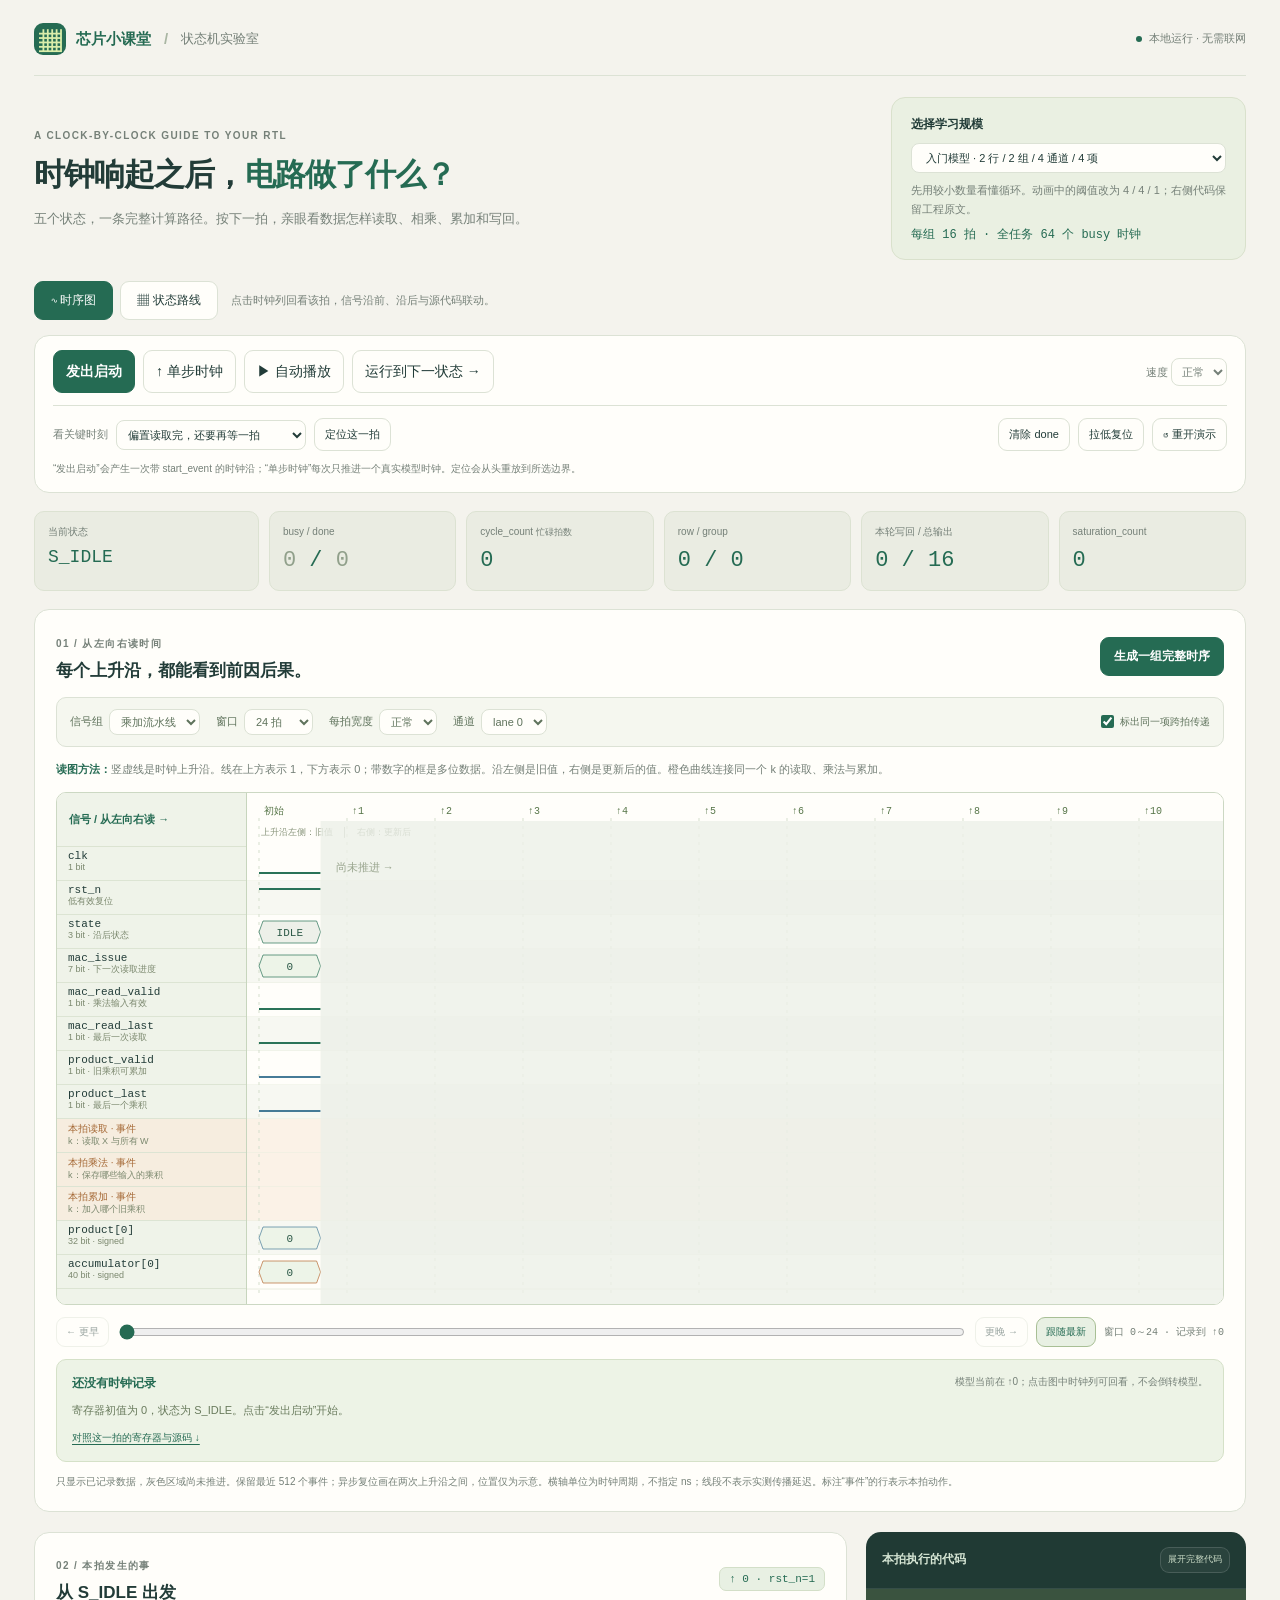
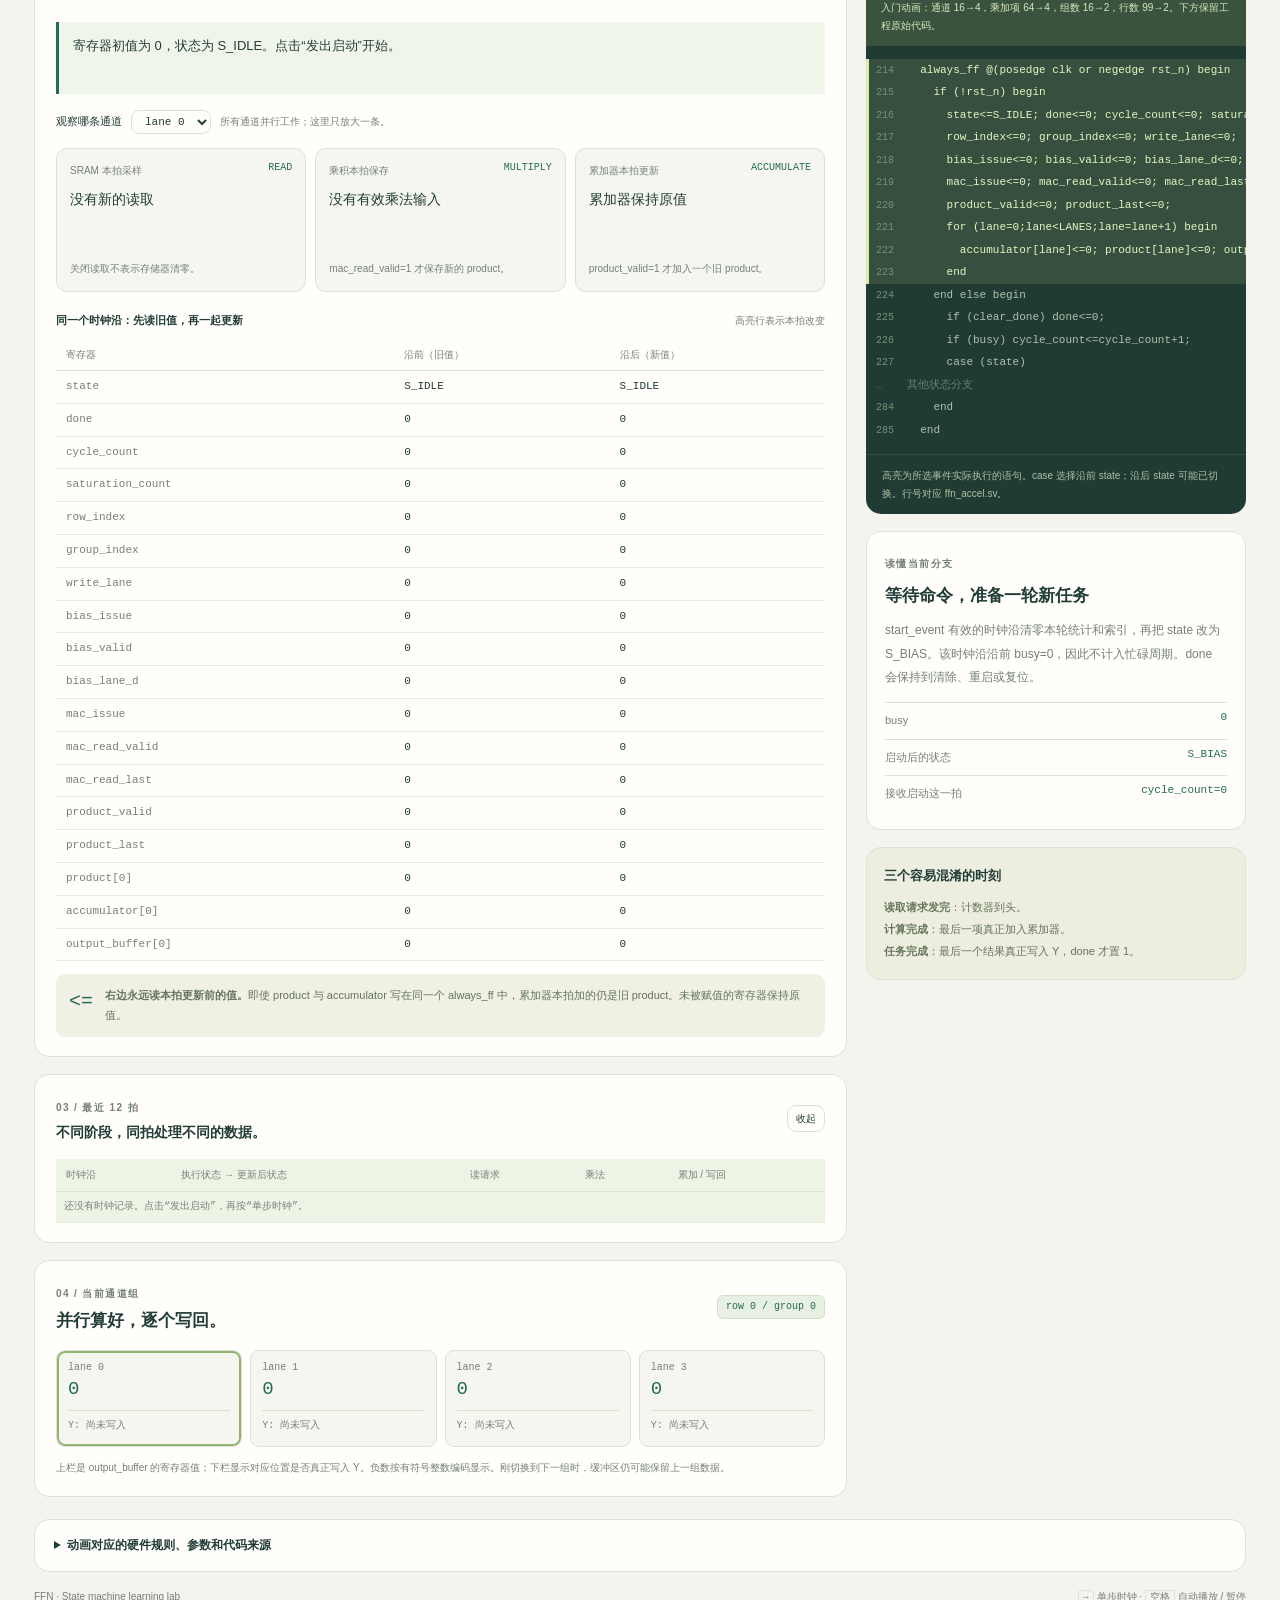
<file: C_work/learning/ffn_state_machine/index.html>
<!doctype html>
<html lang="zh-CN">
<head><meta charset="UTF-8"><meta name="viewport" content="width=device-width,initial-scale=1"><meta name="color-scheme" content="light"><title>时钟响起之后 · FFN 状态机动画</title><link rel="stylesheet" href="styles.css"></head>
<body>
<main class="app">
  <header class="masthead"><a class="brand" href="../parallel_quantize/index.html"><span class="brand-mark" aria-hidden="true">▦</span> 芯片小课堂 <span class="brand-divider">/</span><span class="brand-light">状态机实验室</span></a><span class="offline"><i></i> 本地运行 · 无需联网</span></header>
  <section class="intro"><div><div class="eyebrow">A clock-by-clock guide to your RTL</div><h1>时钟响起之后，<br><span>电路做了什么？</span></h1><p>五个状态，一条完整计算路径。按下一拍，亲眼看数据怎样读取、相乘、累加和写回。</p></div><div class="config-box"><label for="config">选择学习规模</label><select id="config"><option value="small">入门模型 · 2 行 / 2 组 / 4 通道 / 4 项</option><option value="actual">工程参数 · 99 行 / 16 组 / 16 通道 / 64 项</option></select><p id="configNote"></p><span id="budget" class="config-budget"></span></div></section>
  <div class="presentation-switch" role="group" aria-label="演示形式"><button id="timingMode" class="active" aria-pressed="true">∿ 时序图</button><button id="routeMode" aria-pressed="false">▦ 状态路线</button><span>点击时钟列回看该拍，信号沿前、沿后与源代码联动。</span></div>
  <section class="state-map panel" id="stateMap" aria-label="状态转换图" hidden><div class="section-heading"><div><span class="eyebrow">01 / 状态路线</span><h2>一组结果，从这里走完。</h2></div><span class="legend"><i></i> 绿色是当前状态 · 点击节点查看说明</span></div><div id="stateNodes" class="state-nodes"></div><div class="loop-route"><span>↶ 还有下一组 / 下一行：回到 S_BIAS</span><span>全部写完：done = 1 → S_IDLE ↗</span></div></section>
  <section class="controls panel" aria-label="时钟与运行控制"><div class="main-controls"><button class="primary" id="start">发出启动</button><button id="step">↑ 单步时钟</button><button id="play">▶ 自动播放</button><button id="nextState">运行到下一状态 →</button><label class="speed-label">速度 <select id="speed"><option value="1400">慢速</option><option value="750" selected>正常</option><option value="180">快速</option></select></label></div><div class="extra-controls"><label for="jumpTarget">看关键时刻</label><select id="jumpTarget"><option value="biasTail">偏置读取完，还要再等一拍</option><option value="macTail">乘加请求发完，流水线尚未排空</option><option value="groupEnd">当前组最后一次写回</option><option value="rowEnd">当前行最后一组写回</option><option value="finish">整个任务最后一拍之前</option></select><button id="jump">定位这一拍</button><span class="control-spacer"></span><button id="clear">清除 done</button><button id="reset">拉低复位</button><button id="restart" title="清空演示数据，从初始状态重新开始">↺ 重开演示</button></div><p class="control-note" id="controlNote">“发出启动”会产生一次带 start_event 的时钟沿；“单步时钟”每次只推进一个真实模型时钟。定位会从头重放到所选边界。</p></section>
  <section class="metrics" aria-label="寄存器与统计"><div><span>当前状态</span><strong id="metricState"></strong></div><div><span>busy / done</span><strong id="metricFlags"></strong></div><div><span>cycle_count <small>忙碌拍数</small></span><strong id="metricCycles"></strong></div><div><span>row / group</span><strong id="metricPosition"></strong></div><div><span>本轮写回 / 总输出</span><strong id="metricWritten"></strong></div><div><span>saturation_count</span><strong id="metricSaturation"></strong></div></section>
  <section class="panel timing-panel" id="timingPanel" aria-label="交互时序图">
    <div class="section-heading"><div><span class="eyebrow">01 / 从左向右读时间</span><h2>每个上升沿，都能看到前因后果。</h2></div><button class="primary" id="waveDemo">生成一组完整时序</button></div>
    <div class="wave-controls"><label>信号组 <select id="waveGroup"><option value="mac">乘加流水线</option><option value="overview">状态与控制</option><option value="bias">偏置读取</option><option value="write">量化与写回</option><option value="all">全部信号</option></select></label><label>窗口 <select id="waveSpan"><option value="12">12 拍</option><option value="24" selected>24 拍</option><option value="48">48 拍</option><option value="120">120 拍</option></select></label><label>每拍宽度 <select id="waveZoom"><option value="56">紧凑</option><option value="88" selected>正常</option><option value="132">放大</option></select></label><label>通道 <select id="waveLane"></select></label><label class="wave-arrows"><input type="checkbox" id="waveArrows" checked> 标出同一项跨拍传递</label></div>
    <p class="wave-read-guide"><b>读图方法：</b>竖虚线是时钟上升沿。线在上方表示 1，下方表示 0；带数字的框是多位数据。沿左侧是旧值，右侧是更新后的值。橙色曲线连接同一个 k 的读取、乘法与累加。</p>
    <div class="wave-viewport"><div id="waveLabels" class="wave-labels" aria-hidden="true"></div><div id="waveScroll" class="wave-scroll" tabindex="0" aria-label="时序图，横向滚动查看更多时钟"><svg id="waveSvg" xmlns="http://www.w3.org/2000/svg" role="group" aria-label="状态机数字信号时序图，点击或用键盘选择时钟列"></svg></div></div>
    <div class="wave-history"><button id="waveEarlier" aria-label="查看更早的时序窗口">← 更早</button><input id="waveHistory" type="range" min="0" max="0" value="0" aria-label="时序窗口起点"><button id="waveLater" aria-label="查看更晚的时序窗口">更晚 →</button><button id="waveFollow">跟随最新</button><span id="waveRange"></span></div>
    <div id="waveInspector" class="wave-inspector" role="status"></div>
    <p class="wave-footnote">只显示已记录数据，灰色区域尚未推进。保留最近 512 个事件；异步复位画在两次上升沿之间，位置仅为示意。横轴单位为时钟周期，不指定 ns；线段不表示实测传播延迟。标注“事件”的行表示本拍动作。</p>
  </section>
  <div class="workbench">
    <div class="left-column">
      <section class="panel live-panel"><div class="section-heading"><div><span class="eyebrow">02 / 本拍发生的事</span><h2 id="edgeTitle"></h2></div><span class="clock-badge" id="clockBadge"></span></div><div id="edgeReason" class="edge-reason" role="status"></div><div class="lane-select"><label for="lane">观察哪条通道</label><select id="lane"></select><span>所有通道并行工作；这里只放大一条。</span></div><div id="operations" class="operations"></div><div class="old-new-title"><strong>同一个时钟沿：先读旧值，再一起更新</strong><span>高亮行表示本拍改变</span></div><div class="table-wrap"><table class="changes"><thead><tr><th>寄存器</th><th>沿前（旧值）</th><th>沿后（新值）</th></tr></thead><tbody id="changes"></tbody></table></div><div class="nba-note"><span class="chip">&lt;=</span><p><b>右边永远读本拍更新前的值。</b>即使 product 与 accumulator 写在同一个 always_ff 中，累加器本拍加的仍是旧 product。未被赋值的寄存器保持原值。</p></div></section>
      <section class="panel trace-panel"><div class="section-heading"><div><span class="eyebrow">03 / 最近 12 拍</span><h2>不同阶段，同拍处理不同的数据。</h2></div><button id="traceToggle" aria-expanded="true">收起</button></div><div class="table-wrap" id="traceWrap"><table class="trace"><thead><tr><th>时钟沿</th><th>执行状态 → 更新后状态</th><th>读请求</th><th>乘法</th><th>累加 / 写回</th></tr></thead><tbody id="trace"></tbody></table></div></section>
      <section class="panel output-panel"><div class="section-heading"><div><span class="eyebrow">04 / 当前通道组</span><h2>并行算好，逐个写回。</h2></div><span id="outputPosition" class="chip"></span></div><div id="outputGrid" class="output-grid"></div><p class="small-note">上栏是 output_buffer 的寄存器值；下栏显示对应位置是否真正写入 Y。负数按有符号整数编码显示。刚切换到下一组时，缓冲区仍可能保留上一组数据。</p></section>
    </div>
    <aside class="right-column">
      <section class="code-panel"><div class="code-heading"><strong id="codeTitle">对应你的源代码</strong><button id="fullCode" aria-pressed="false">展开完整代码</button></div><div class="source-mode" id="sourceMode"></div><pre id="code"></pre><p id="codeFoot"></p></section>
      <section class="panel explanation"><span class="eyebrow">读懂当前分支</span><h3 id="lessonTitle"></h3><p id="lessonBody"></p><div id="stateFacts" class="state-facts"></div><button id="follow" hidden>回到本拍说明</button></section>
      <section class="panel concept"><h3>三个容易混淆的时刻</h3><p><b>读取请求发完</b>：计数器到头。<br><b>计算完成</b>：最后一项真正加入累加器。<br><b>任务完成</b>：最后一个结果真正写入 Y，done 才置 1。</p></section>
    </aside>
  </div>
  <details class="notes panel"><summary>动画对应的硬件规则、参数和代码来源</summary><div><p>这是按照所给 RTL 编写的确定性教学模型，不是 HDL 仿真器。数值输入与权重是用于观察正负数和饱和的教学样本，没有修改工程文件。乘加、同步 SRAM 返回、valid/last 延迟、状态切换与非阻塞赋值按所给代码建模。</p><ul><li>工程参数：ROWS=99、分组数=16、LANES=16、INNER=64，输出列数为 16×16=256。入门模型把对应数量缩为 2、2、4、4，状态与流水线规则相同。右侧源代码保留工程原文。</li><li>每组周期数 = 偏置读取 N+1 拍 + 乘加 K+2 拍 + 结果保存 1 拍 + 写回 N 拍。入门模型每组 16 拍、全任务 64 个 busy 时钟；工程每组 100 拍、全任务 158400 个 busy 时钟。接收启动的时钟沿不计入 cycle_count。</li><li>一次时钟沿只执行沿前 state 对应的分支。所有 &lt;= 的右侧使用旧值，并在沿后一起更新。图中的流动动画只表示数据关系，不表示芯片实际传播时间。</li><li>rst_n 的下降沿立即复位控制与数据寄存器，Y SRAM 本身没有复位。按钮“重开演示”则会清空全部教学模型数据。</li><li>done 是保持型标志，回到 S_IDLE 后不会自行变成 0。clear_done、下一次启动或复位可以清除它。如果 clear_done 与最终完成同拍，分支中较后的 done&lt;=1 生效。</li><li>量化规则：累加器整数除以 256、就近取整（半值远离零）、饱和到 −32768～32767。输出缓冲区实际保存 16 位补码；页面按有符号整数显示。</li></ul><p class="source-path">sv_ffn_accel/rtl/ffn_accel.sv:214–285<br>sv_ffn_accel/rtl/ffn_sram_1rw.sv:18–23<br>sv_ffn_accel/rtl/ffn_numeric_pkg.sv:11–29</p><a href="../parallel_quantize/index.html">继续查看：并行量化动画与手算模式 →</a></div></details>
  <footer><span>FFN · State machine learning lab</span><span><kbd>→</kbd> 单步时钟 · <kbd>空格</kbd> 自动播放 / 暂停</span></footer>
</main>
<script src="simulator.js"></script><script src="waveform.js"></script><script src="app.js"></script>
</body></html>
</file>
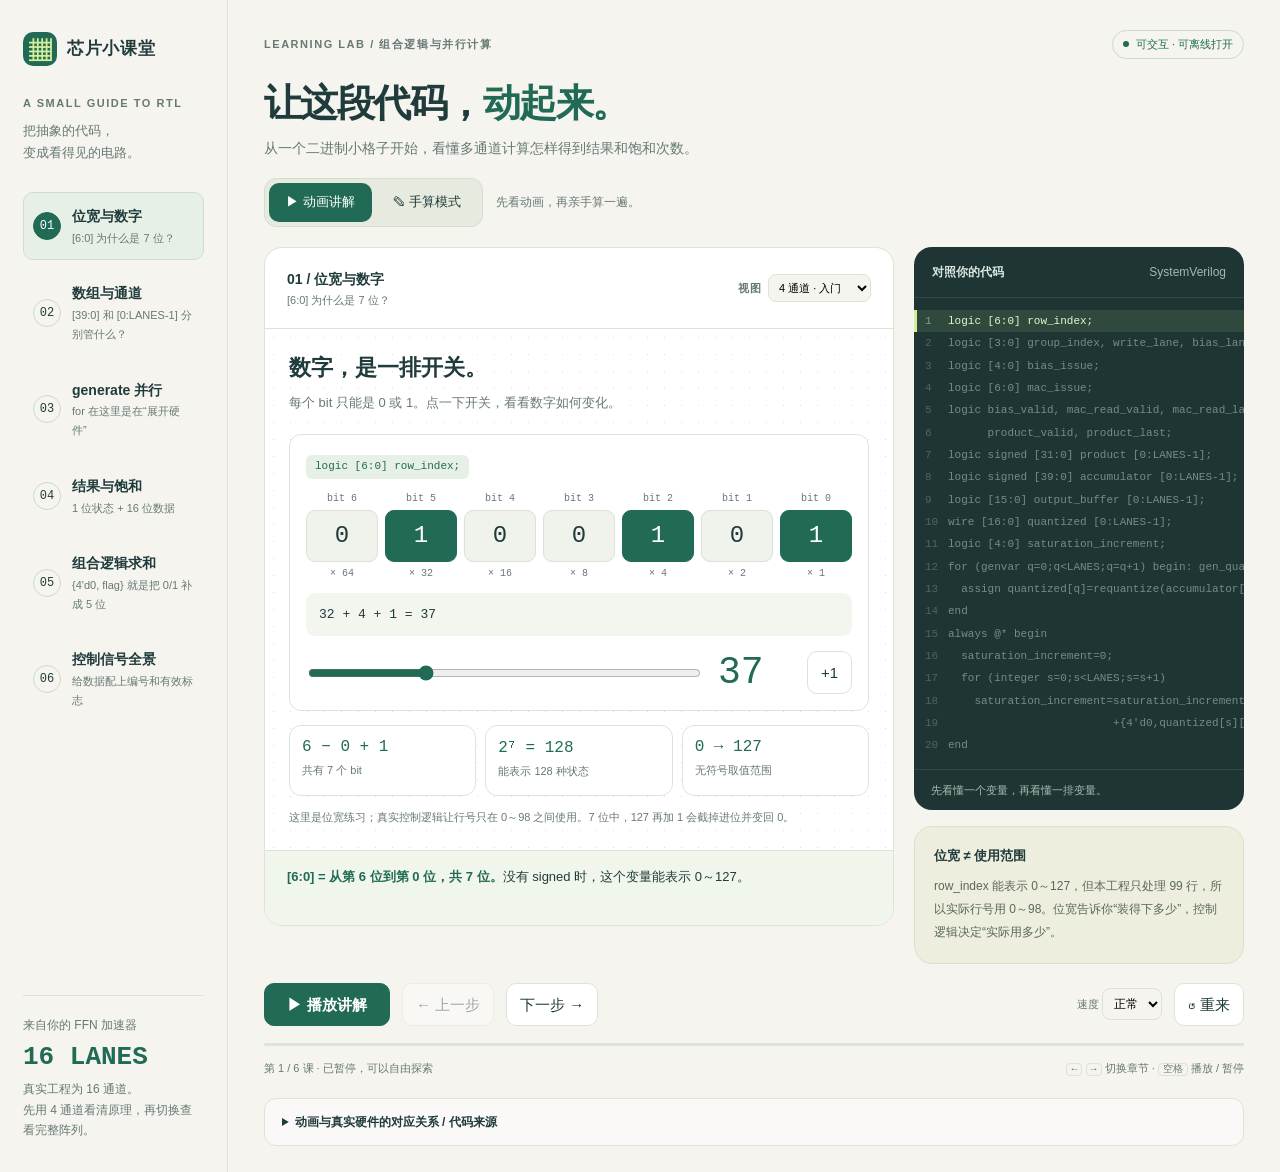
<file: C_work/learning/parallel_quantize/index.html>
<!doctype html>
<html lang="zh-CN">
<head>
<meta charset="UTF-8">
<meta name="viewport" content="width=device-width, initial-scale=1">
<meta name="color-scheme" content="light">
<title>把代码变成电路 · 并行量化小课堂</title>
<style>
:root{--paper:#f5f4ef;--white:#fff;--ink:#203b3b;--muted:#677975;--line:#dce3da;--green:#216b56;--mint:#e7f0e7;--lime:#d6ee9a;--orange:#bd5736;--peach:#fff0e6;--mono:Consolas,"Courier New",monospace;--radius:18px}
*{box-sizing:border-box}body{margin:0;background:var(--paper);color:var(--ink);font:15px/1.7 "Segoe UI","Microsoft YaHei",sans-serif}button,input,select{font:inherit}button,select{cursor:pointer}button{color:inherit}button:focus-visible,input:focus-visible,select:focus-visible,a:focus-visible{outline:3px solid #408eab;outline-offset:3px}button:disabled{cursor:default;opacity:.4}button{touch-action:manipulation}code,.mono{font-family:var(--mono)}code{font-size:.9em}button{border:1px solid var(--line);border-radius:10px;background:white;padding:8px 13px;transition:background .2s,transform .2s}button:hover:not(:disabled){background:var(--mint)}button:active:not(:disabled){transform:translateY(1px)}.shell{max-width:1560px;margin:auto;display:grid;grid-template-columns:228px minmax(0,1fr);min-height:100vh}.sidebar{padding:32px 23px;border-right:1px solid var(--line);display:flex;flex-direction:column;gap:28px}.brand{display:flex;align-items:center;gap:10px;font-size:17px;font-weight:750;letter-spacing:.04em}.brand-icon{width:34px;height:34px;background:var(--green);color:var(--lime);display:grid;place-items:center;border-radius:10px;font-size:22px}.eyebrow{font-size:11px;letter-spacing:.14em;font-weight:700;text-transform:uppercase;color:var(--muted)}.sidebar-intro{font-size:13px;color:var(--muted);margin:7px 0 0}.chapters{display:flex;flex-direction:column;gap:9px}.chapter{display:flex;gap:11px;text-align:left;background:transparent;padding:12px 9px;border:1px solid transparent;align-items:center}.chapter.active{background:var(--mint);border-color:#cddfcb}.chapter .num{width:28px;height:28px;border:1px solid #ced8cc;border-radius:50%;display:grid;place-items:center;font:12px var(--mono);flex-shrink:0}.chapter.active .num{background:var(--green);border-color:var(--green);color:white}.chapter strong{display:block;font-size:14px}.chapter small{display:block;font-size:11px;color:var(--muted)}.side-note{margin-top:auto;border-top:1px solid var(--line);padding-top:19px;font-size:12px;color:var(--muted)}.side-note b{color:var(--green);font-family:var(--mono);font-size:26px;display:block}.main{padding:30px 36px 26px;min-width:0}.topline{display:flex;justify-content:space-between;align-items:center;gap:12px}.pill{display:inline-flex;align-items:center;gap:7px;border:1px solid #cbdac7;border-radius:99px;padding:4px 10px;font-size:11px;color:var(--green);white-space:nowrap}.dot{width:6px;height:6px;border-radius:50%;background:var(--green)}h1{font-size:clamp(27px,3vw,42px);line-height:1.3;letter-spacing:-.04em;margin:19px 0 9px;font-weight:750}.lead{color:var(--muted);margin:0 0 23px;font-size:14px}.hero-word{color:var(--green)}.workspace{display:grid;grid-template-columns:minmax(0,1fr) 330px;gap:20px;align-items:start}.canvas{background:var(--white);border:1px solid var(--line);border-radius:var(--radius);overflow:hidden;min-width:0}.canvas-head{padding:18px 22px;border-bottom:1px solid var(--line);display:flex;align-items:center;justify-content:space-between;gap:12px}.canvas-head strong{font-size:14px}.canvas-head small{display:block;font-size:11px;color:var(--muted)}.canvas-head select{border:1px solid var(--line);border-radius:8px;background:var(--paper);font-size:11px;padding:6px;max-width:150px}.stage{padding:23px 24px;min-height:450px;background-image:radial-gradient(#d9e0d5 .7px,transparent .7px);background-size:17px 17px;position:relative;overflow:hidden}.stage h2{font-size:22px;line-height:1.45;margin:0 0 8px}.desc{font-size:13px;color:var(--muted);margin:0 0 20px}.takeaway{margin:0;padding:15px 22px;border-top:1px solid var(--line);background:#f1f6ec;font-size:13px;min-height:75px}.takeaway b{color:var(--green)}.code-panel{background:#1f3534;color:#d8e7df;border-radius:var(--radius);overflow:hidden}.code-head{padding:15px 18px;border-bottom:1px solid #ffffff16;display:flex;justify-content:space-between;font-size:12px}.code-head span{color:#a2b9ac}.code-lines{padding:12px 0;overflow-x:auto;margin:0;font:11px/1.85 var(--mono);tab-size:2}.code-line{display:block;padding:1px 14px 1px 8px;min-width:max-content;border-left:3px solid transparent}.code-line .ln{display:inline-block;width:23px;color:#7f9b8f;user-select:none}.code-line.selected{background:#a3ce8021;border-left-color:var(--lime);color:#e7f7c9}.code-line.faint{opacity:.48}.code-foot{padding:11px 17px;color:#a7bcb1;font-size:11px;border-top:1px solid #ffffff16}.explain-card{padding:18px 19px;background:#eeeede;border:1px solid #dedfcb;border-radius:var(--radius);margin-top:16px}.explain-card h3{font-size:13px;margin:0 0 7px}.explain-card p{font-size:12px;color:#58685b;margin:0;line-height:1.95}.toolbar{margin-top:19px;display:flex;gap:12px;align-items:center;flex-wrap:wrap}.primary{background:var(--green);color:white;border-color:var(--green);font-weight:650;min-width:126px}.primary:hover:not(:disabled){background:#155641}.toolbar select{border:1px solid var(--line);border-radius:8px;padding:7px;background:transparent;font-size:12px}.toolbar .spacer{flex:1}.progress-track{height:3px;background:#dde4d8;margin-top:17px;border-radius:9px;overflow:hidden}.progress-fill{height:100%;background:var(--green);width:0;transition:width .3s}.footer{display:flex;justify-content:space-between;gap:12px;font-size:11px;color:var(--muted);margin-top:13px}.small-note{font-size:11px;color:var(--muted);margin:12px 0 0}.chip{display:inline-block;padding:3px 9px;border-radius:6px;background:var(--mint);color:var(--green);font:11px/1.6 var(--mono)}.lesson-enter{animation:enter .35s ease both}@keyframes enter{from{opacity:0;transform:translateY(7px)}to{opacity:1;transform:none}}.box{background:white;border:1px solid var(--line);border-radius:12px;padding:16px}.bit-row{display:flex;gap:7px;margin:14px 0}.bit-col{flex:1;text-align:center;min-width:0}.bit-col small{display:block;font:10px var(--mono);color:var(--muted);margin-bottom:6px}.bit{display:grid;place-items:center;width:100%;height:52px;padding:0;border-radius:9px;font:24px var(--mono);background:#f0f2ec;border:1px solid #dce1d3;transition:all .25s}.bit.on{background:var(--green);border-color:var(--green);color:white}.bit.lit{box-shadow:0 0 0 3px #d6ee9a}.bit-col em{display:block;font:10px var(--mono);color:var(--muted);margin-top:6px}.number-control{display:flex;align-items:center;gap:15px;margin-top:15px}.number-control input[type=range]{accent-color:var(--green);width:100%;min-width:60px}.number-display{font:38px/1 var(--mono);color:var(--green);min-width:74px}.formula{background:#f3f5ef;padding:10px 13px;border-radius:9px;font:13px/1.8 var(--mono);overflow-wrap:anywhere}.subheading{font-size:11px;color:var(--muted);margin:0 0 8px}.mini-grid{display:grid;grid-template-columns:repeat(3,1fr);gap:9px;margin-top:14px}.mini-grid .box{padding:12px}.mini-grid strong{font:16px var(--mono);color:var(--green);display:block}.mini-grid span{font-size:11px;color:var(--muted)}.inline-buttons{display:flex;gap:7px;flex-wrap:wrap;margin:14px 0}.inline-buttons button{font-size:11px;padding:5px 10px}.array-header,.array-row{display:grid;grid-template-columns:40px repeat(4,minmax(0,1fr));gap:7px;align-items:stretch}.array-header{font:10px/1.5 var(--mono);color:var(--muted);margin-bottom:10px;text-align:center}.array-row{margin-bottom:9px}.lane-label{display:flex;align-items:center;justify-content:center;font:11px var(--mono);color:var(--muted)}.array-cell{background:#edf2e9;border:1px solid #d9e4d3;padding:12px 4px;border-radius:9px;text-align:center;font:12px var(--mono);min-width:0;transition:all .3s}.array-cell.sel{background:var(--green);color:white;border-color:var(--green)}.array-cell small{display:block;font:9px/1.5 var(--mono);color:inherit;opacity:.7;margin-top:5px}.array-row.active .lane-label{color:var(--green);font-weight:bold}.array-bottom{margin-top:18px;display:flex;gap:8px;align-items:center;justify-content:center;font-size:12px}.flow-head,.flow-row{display:grid;grid-template-columns:29px minmax(0,1fr) 27px minmax(0,1fr) 27px minmax(0,1fr);gap:5px;align-items:center}.flow-head{font:10px var(--mono);color:var(--muted);text-align:center;margin:17px 0 12px}.flow-row{margin-bottom:12px}.flow-cell{border:1px solid var(--line);background:white;border-radius:10px;padding:10px 5px;min-width:0;text-align:center;font:12px var(--mono);position:relative}.flow-cell small{display:block;font:9px/1.7 var(--mono);color:var(--muted);margin-top:5px}.flow-cell.quantizer{background:var(--mint);border-color:#c6d9bd;color:var(--green);font-size:10px}.flow-cell.result.sat{background:var(--peach);border-color:#efc7b4;color:var(--orange)}.arrow{color:#a6b8a2;text-align:center;font-size:19px}.parallel-active .arrow{color:var(--green);animation:travel .9s ease-in-out infinite}.parallel-active .quantizer{animation:glow 1.8s ease-in-out infinite}@keyframes travel{50%{transform:translateX(4px)}}@keyframes glow{50%{box-shadow:0 0 0 3px #d6ee9a88}}.lane-picker{display:flex;gap:6px;flex-wrap:wrap;margin-bottom:17px}.lane-picker button{font:11px var(--mono);padding:5px 9px}.lane-picker button.active{background:var(--green);color:white;border-color:var(--green)}.input-label{font-size:12px;display:block}.acc-input{display:flex;gap:9px;margin:8px 0 6px}.acc-input input{min-width:0;width:100%;padding:10px 12px;border:1px solid #bccdb7;border-radius:9px;background:#fff;font:19px var(--mono);color:var(--ink)}.acc-input button{font-size:12px}.validation{font-size:11px;min-height:19px;color:var(--orange)}.quant-equation{display:flex;align-items:center;justify-content:space-between;gap:10px;margin:12px 0 16px;padding:12px;background:#f0f4eb;border-radius:11px;font-size:12px}.quant-equation strong{font:24px var(--mono);color:var(--green)}.quant-equation.sat{background:var(--peach)}.quant-equation.sat strong{color:var(--orange)}.word17{display:grid;grid-template-columns:32px 13px repeat(16,minmax(0,1fr));gap:3px;align-items:center;margin:20px 0 8px}.tiny-bit{font:12px var(--mono);text-align:center;padding:10px 0;border-radius:4px;background:#edf2e8;color:var(--green);border:1px solid #dbe5d3}.tiny-bit.flag{background:var(--peach);color:var(--orange);border-color:#edc8b7}.tiny-bit.sign{box-shadow:inset 0 -3px 0 #9caed2}.word-labels{display:flex;gap:13px;font-size:10px;color:var(--muted);margin-bottom:16px}.word-labels span:first-child{color:var(--orange);max-width:65px}.word-labels span:last-child{flex:1;text-align:center}.answer-note{font-size:12px;padding:12px 14px;border-left:3px solid var(--green);background:#f4f6ef}.answer-note.sat{border-color:var(--orange);background:var(--peach)}.flag-grid{display:grid;grid-template-columns:repeat(4,1fr);gap:10px;margin:22px 0 16px}.flag-card{border:1px solid #d3dfca;background:#f1f5ec;border-radius:12px;padding:11px;text-align:center;transition:opacity .3s,transform .3s}.flag-card.sat{border-color:#edc4ad;background:var(--peach)}.flag-card.dimmed{opacity:.3;transform:translateY(5px)}.flag-card small{display:block;font:10px var(--mono);color:var(--muted)}.flag-card b{font:32px var(--mono);color:var(--green);display:block;margin:5px 0}.flag-card.sat b{color:var(--orange)}.flag-card code{font-size:10px}.sum-line{font:17px/2 var(--mono);text-align:center;overflow-wrap:anywhere}.sum-line .sat{color:var(--orange)}.count-result{display:flex;justify-content:center;align-items:center;gap:20px;margin-top:18px;padding:17px;background:var(--green);color:white;border-radius:13px}.count-result strong{font:48px/1 var(--mono);color:var(--lime)}.count-result small{display:block;font:11px var(--mono);opacity:.7}.count-result p{margin:0;font-size:13px}.concat{display:flex;justify-content:center;gap:5px;margin:15px 0;font:19px var(--mono)}.concat span{padding:8px;background:#eaf0e3;border-radius:6px}.concat .last{background:var(--peach);color:var(--orange)}.step-indicator{font-size:11px;color:var(--muted);text-align:center;margin:9px 0}.control-tabs{display:flex;gap:6px;flex-wrap:wrap;margin:14px 0}.control-tabs button{font-size:11px;padding:6px 9px}.control-tabs button.active{background:var(--green);color:white}.control-data{display:grid;grid-template-columns:1fr 1fr;gap:9px}.control-data .box{padding:12px}.control-data code{font-size:11px;color:var(--green)}.control-data strong{display:block;font-size:13px;margin:4px 0}.control-data p{font-size:11px;color:var(--muted);margin:0}.signal-pipe{display:grid;grid-template-columns:1fr 24px 1fr 24px 1fr;align-items:center;margin:18px 0;gap:2px}.signal-box{padding:13px 7px;text-align:center;border:1px solid var(--line);background:white;border-radius:10px;font-size:12px}.signal-box b{display:block;font:10px var(--mono);margin-top:5px;color:var(--muted)}.signal-box.live{background:var(--mint);border-color:#a8c294}.signal-box.live b{color:var(--green)}.reading{margin-top:20px;border:1px solid var(--line);border-radius:12px;background:#ffffff80;padding:13px 17px}.reading summary{cursor:pointer;font-size:12px;font-weight:650}.reading p,.reading li{font-size:12px;color:var(--muted)}.reading ul{padding-left:20px}.source{font-family:var(--mono);font-size:11px;word-break:break-all;color:var(--green)}.dense .flow-row{margin-bottom:6px}.dense .flow-cell{padding:5px;font-size:10px}.dense .flow-cell small{display:none}.dense .array-row{margin-bottom:5px}.dense .array-cell{padding:6px 3px;font-size:10px}.dense .array-cell small{display:none}.dense .flag-grid{grid-template-columns:repeat(8,1fr);gap:6px}.dense .flag-card{padding:7px 3px}.dense .flag-card b{font-size:24px}.dense .flag-card code{font-size:8px}.kbd{border:1px solid var(--line);border-radius:4px;padding:0 4px;font:10px var(--mono)}
.sidebar,.workspace>aside{min-width:0}
[hidden]{display:none!important}.mode-bar{display:flex;gap:13px;align-items:center;flex-wrap:wrap;margin:-5px 0 20px}.mode-switch{display:flex;padding:4px;background:#e7eade;border:1px solid #d6dece;border-radius:12px;gap:4px}.mode-switch button{border:0;background:transparent;font-size:13px;padding:8px 17px}.mode-switch button.active{background:var(--green);color:white}.mode-bar>span{font-size:12px;color:var(--muted)}.manual-meta{display:flex;align-items:center;justify-content:space-between;gap:10px;flex-wrap:wrap;margin-bottom:14px}.manual-meta .chip{font-family:inherit}.manual-meta button{font-size:11px;padding:4px 9px}.manual-top{margin-bottom:15px;padding:12px;background:#f4f6ee;border:1px solid var(--line);border-radius:11px}.manual-top label{font-size:12px;display:block}.manual-top .acc-input{margin:6px 0 0}.manual-top .acc-input input{font-size:16px;padding:8px 10px}.manual-presets{display:flex;gap:6px;flex-wrap:wrap;margin:0 0 4px}.manual-presets button{font-size:11px;padding:5px 9px}.manual-lanes button{position:relative}.manual-lanes button.done::after{content:' ✓';color:var(--green)}.manual-lanes button.active.done::after{color:var(--lime)}.manual-steps{display:grid;grid-template-columns:repeat(3,minmax(0,1fr));gap:7px;margin:16px 0}.manual-steps button{text-align:left;padding:8px 9px;font-size:11px;background:#f8faf4;min-width:0}.manual-steps button.active{border-color:var(--green);background:var(--mint);color:var(--green);font-weight:700}.manual-steps button.done{border-bottom:3px solid #87a96f}.manual-steps .step-number{font:10px var(--mono);margin-right:5px;opacity:.7}.manual-question{padding:19px;border:1px solid #cbdac2;background:white;border-radius:13px}.manual-question h3{font-size:18px;line-height:1.5;margin:0 0 7px}.manual-question .desc{margin:0 0 13px}.manual-given{padding:10px 12px;border-radius:8px;background:#f2f5ec;font:14px/1.8 var(--mono);overflow-wrap:anywhere;margin-bottom:13px}.manual-question label{display:block;font-size:12px;margin:5px 0}.manual-answer-row{display:flex;gap:8px;align-items:center}.manual-answer-row input{width:100%;min-width:0;border:1px solid #adbea5;background:#fbfcf8;border-radius:8px;padding:11px 12px;font:18px var(--mono);color:var(--ink)}.manual-answer-row input.binary-answer{font-size:14px;letter-spacing:.03em}.manual-question input[aria-invalid=true]{border-color:var(--orange);background:#fff8f2}.manual-actions{display:flex;gap:7px;flex-wrap:wrap;margin:13px 0 0}.manual-actions button{font-size:12px;padding:7px 11px}.manual-actions .primary{min-width:100px}.manual-feedback{margin-top:13px;font-size:12px;min-height:24px;color:var(--muted)}.manual-feedback.good{color:var(--green)}.manual-feedback.bad{color:var(--orange)}.manual-hint,.manual-solution{padding:13px 14px;margin-top:12px;font-size:12px;border-radius:9px;overflow-wrap:anywhere}.manual-hint{background:#f4f1df;border:1px solid #e7dfb8;color:#726636}.manual-solution{background:var(--mint);border:1px solid #c8dabc}.manual-solution h4{font-size:12px;margin:0 0 8px}.manual-solution p{margin:6px 0}.manual-solution .mono{font-size:12px;line-height:1.9}.manual-nav{display:flex;gap:8px;justify-content:space-between;margin-top:16px}.manual-nav button{font-size:12px}.manual-summary{margin-top:20px;border:1px solid var(--line);border-radius:11px;background:white;overflow:hidden}.manual-summary summary{font-size:12px;font-weight:650;padding:11px 13px;cursor:pointer;background:#f6f8f1}.manual-table-wrap{overflow-x:auto}.manual-table{border-collapse:collapse;width:100%;font-size:11px;text-align:left;white-space:nowrap}.manual-table th,.manual-table td{padding:9px 11px;border-top:1px solid var(--line)}.manual-table th{font-weight:600;color:var(--muted);font-size:10px}.manual-table td{font-family:var(--mono)}.manual-table button{padding:2px 6px;font:11px var(--mono)}.manual-status{font:10px/1.5 "Segoe UI","Microsoft YaHei",sans-serif;color:var(--muted);display:block}.manual-status.ok{color:var(--green)}.manual-status.wrong{color:var(--orange)}.manual-notice{font-size:11px;color:var(--green);margin:9px 0}.manual-guide{font-size:12px;color:var(--muted);padding:10px 0 0}.manual-tally{font-size:12px;line-height:1.9;background:#f4f6ed;border-radius:9px;padding:12px;overflow-wrap:anywhere}.manual-complete{background:var(--green);color:white;padding:15px;border-radius:11px;margin-top:13px;font-size:13px}.manual-complete b{color:var(--lime)}
.manual-top .acc-input button{white-space:nowrap;flex-shrink:0}
@media(max-width:740px){.mode-bar>span{font-size:11px}.manual-question{padding:15px 12px}.manual-steps{gap:5px}.manual-steps button{padding:7px 6px;font-size:10px}.manual-answer-row input{font-size:16px}.manual-answer-row input.binary-answer{font-size:12px}.manual-actions button{font-size:11px;padding:7px 9px}.manual-top .acc-input{flex-wrap:wrap}.manual-top .acc-input input{flex:1 1 170px}.manual-meta{font-size:11px}.manual-tally{font-size:11px}.manual-solution .mono{font-size:11px}}
@media(min-width:1400px){.workspace{grid-template-columns:minmax(0,1fr) 355px}.stage{min-height:470px}.code-lines{font-size:12px}}
@media(max-width:1150px){.shell{grid-template-columns:190px minmax(0,1fr)}.sidebar{padding:25px 14px}.main{padding:25px 23px}.workspace{grid-template-columns:minmax(0,1fr) 285px}.stage{padding:20px 17px}.code-lines{font-size:10px}.brand{font-size:15px}.flow-cell{font-size:10px}.word17{gap:2px;grid-template-columns:28px 7px repeat(16,minmax(0,1fr))}.tiny-bit{font-size:10px}}
@media(max-width:960px){.shell{grid-template-columns:1fr}.sidebar{border-right:0;border-bottom:1px solid var(--line);padding:15px 22px;gap:13px}.sidebar>div:nth-child(2),.side-note{display:none}.chapters{flex-direction:row;overflow-x:auto;gap:5px}.chapter{padding:7px;flex-shrink:0;gap:6px}.chapter small{display:none}.chapter strong{font-size:12px}.chapter .num{width:23px;height:23px}.main{padding:22px}.workspace{grid-template-columns:minmax(0,1fr) 300px}.stage{min-height:420px}}
@media(max-width:740px){.workspace{grid-template-columns:minmax(0,1fr)}.main{padding:19px 14px}.topline .eyebrow{font-size:9px}.topline .pill{font-size:9px}.stage{padding:21px 16px;min-height:400px}.code-lines{font-size:11px}.code-panel{max-height:290px;overflow:auto}.explain-card{margin-top:10px}.footer{flex-direction:column;gap:3px}.toolbar{gap:7px}.toolbar button{padding:8px 10px;font-size:12px}.toolbar .primary{min-width:110px}.toolbar .spacer{display:none}.array-header{font-size:8px}.array-cell{font-size:10px}.flow-head{font-size:8px}.flow-cell{font-size:10px}.flow-cell.quantizer{font-size:8px}.flow-cell small{font-size:8px}.tiny-bit{font-size:10px}.mini-grid strong{font-size:13px}.mini-grid .box{padding:9px}.bit{height:45px}.dense .flag-grid{grid-template-columns:repeat(4,1fr)}}
@media(prefers-reduced-motion:reduce){*,*::before,*::after{animation:none!important;transition:none!important}}
</style>
</head>
<body>
<div class="shell">
  <aside class="sidebar">
    <div class="brand"><span class="brand-icon" aria-hidden="true">▦</span> 芯片小课堂</div>
    <div><div class="eyebrow">A small guide to RTL</div><p class="sidebar-intro">把抽象的代码，<br>变成看得见的电路。</p></div>
    <nav class="chapters" id="chapters" aria-label="课程章节"></nav>
    <div class="side-note">来自你的 FFN 加速器<b>16 LANES</b>真实工程为 16 通道。<br>先用 4 通道看清原理，再切换查看完整阵列。</div>
  </aside>
  <main class="main">
    <div class="topline"><span class="eyebrow">Learning lab / 组合逻辑与并行计算</span><span class="pill"><i class="dot"></i> 可交互 · 可离线打开</span></div>
    <h1>让这段代码，<span class="hero-word">动起来。</span></h1>
    <p class="lead">从一个二进制小格子开始，看懂多通道计算怎样得到结果和饱和次数。</p>
    <div class="mode-bar"><div class="mode-switch" role="group" aria-label="学习模式"><button id="animationMode" class="active" aria-pressed="true">▶ 动画讲解</button><button id="manualMode" aria-pressed="false">✎ 手算模式</button></div><span id="modeHint">先看动画，再亲手算一遍。</span></div>
    <div class="workspace">
      <section class="canvas" aria-label="交互动画">
        <div class="canvas-head"><div><strong id="stageLabel"></strong><small id="stageSubtitle"></small></div><label><span class="eyebrow" style="margin-right:5px">视图</span><select id="laneCount" aria-label="演示通道数量"><option value="4">4 通道 · 入门</option><option value="16">16 通道 · 工程</option></select></label></div>
        <div class="stage" id="stage"></div>
        <p class="takeaway" id="takeaway" aria-live="polite"></p>
      </section>
      <aside>
        <section class="code-panel" aria-label="对应源代码"><div class="code-head"><strong>对照你的代码</strong><span>SystemVerilog</span></div><pre class="code-lines" id="code"></pre><div class="code-foot" id="codeFoot"></div></section>
        <section class="explain-card"><h3 id="explainTitle"></h3><p id="explainText"></p></section>
      </aside>
    </div>
    <div class="toolbar" id="animationToolbar"><button class="primary" id="play">▶ 播放讲解</button><button id="prev">← 上一步</button><button id="next">下一步 →</button><span class="spacer"></span><label style="font-size:11px;color:var(--muted)">速度 <select id="speed" aria-label="播放速度"><option value="1.6">慢速</option><option value="1" selected>正常</option><option value="0.55">快速</option></select></label><button id="reset" aria-label="重新开始全部课程">↺ 重来</button></div>
    <div class="progress-track" aria-hidden="true"><div class="progress-fill" id="progress"></div></div>
    <div class="footer"><span id="progressText" aria-live="polite"></span><span id="keyboardHint"><span class="kbd">←</span> <span class="kbd">→</span> 切换章节 · <span class="kbd">空格</span> 播放 / 暂停</span></div>
    <details class="reading"><summary>动画与真实硬件的对应关系 / 代码来源</summary><p>页面默认暂停，可自由点击章节，也可播放完整讲解。4 通道视图是为教学缩小的例子；工程参数为 LANES=16。示例数字是可修改的教学输入，不是仿真抓取的数据。</p><ul><li>量化规则来自项目函数：对累加器原始整数除以 256，就近取整，正负半值都向远离零的方向舍入，再限制到 −32768～32767。这些数字是定点数据的整数编码；输出所表示的实数还要除以 256。</li><li>动画中的流动、高亮和逐项计数是阅读顺序，不是硬件时钟周期。generate 会展开硬件；always @* 中的 for 描述组合求和，不会自动变成每拍加一个的计数器。组合逻辑仍有实际传播延迟。</li><li>product → accumulator → output_buffer 的寄存、偏置加载、valid/last 的传递，来自模块后面的 always_ff；用户贴出的声明本身不执行这些动作。</li><li>saturation_increment 是当前一组的饱和数量。工程只在 S_ROUND 时把它加到 saturation_count，并把低 16 位保存到 output_buffer。</li></ul><p>源文件：<span class="source">sv_ffn_accel/rtl/ffn_accel.sv:88–105、235–268</span><br>量化函数：<span class="source">sv_ffn_accel/rtl/ffn_numeric_pkg.sv:11–29</span><br>本页没有网络请求、外部字体或第三方依赖。</p></details>
  </main>
</div>
<script>
'use strict';
const $=id=>document.getElementById(id);
const esc=s=>String(s).replace(/[&<>"']/g,c=>({'&':'&amp;','<':'&lt;','>':'&gt;','"':'&quot;',"'":'&#39;'}[c]));
const fmt=n=>Number(n).toLocaleString('en-US');
const original=[3160384,10240000,-10240000,-3200,25600,0,8388480,-8388736,768,128,-128,51200,8960000,-8960000,65536,-65536];
const state={mode:'animation',step:0,beat:0,playing:false,timer:null,lanes:4,selected:0,row:37,values:[...original],controls:'index',finished:false};
const source=[
'logic [6:0] row_index;',
'logic [3:0] group_index, write_lane, bias_lane_d;',
'logic [4:0] bias_issue;',
'logic [6:0] mac_issue;',
'logic bias_valid, mac_read_valid, mac_read_last,',
'      product_valid, product_last;',
'logic signed [31:0] product [0:LANES-1];',
'logic signed [39:0] accumulator [0:LANES-1];',
'logic [15:0] output_buffer [0:LANES-1];',
'wire [16:0] quantized [0:LANES-1];',
'logic [4:0] saturation_increment;',
'for (genvar q=0;q<LANES;q=q+1) begin: gen_quantize',
'  assign quantized[q]=requantize(accumulator[q]);',
'end',
'always @* begin',
'  saturation_increment=0;',
'  for (integer s=0;s<LANES;s=s+1)',
'    saturation_increment=saturation_increment',
"                         +{4'd0,quantized[s][16]};",
'end'];
const lessons=[
 {title:'一格，是一个 bit',short:'位宽与数字',sub:'[6:0] 为什么是 7 位？',lines:[0],duration:9,foot:'先看懂一个变量，再看懂一排变量。',take:'<b>[6:0] = 从第 6 位到第 0 位，共 7 位。</b>没有 signed 时，这个变量能表示 0～127。',tip:'位宽 ≠ 使用范围',explain:'row_index 能表示 0～127，但本工程只处理 99 行，所以实际行号用 0～98。位宽告诉你“装得下多少”，控制逻辑决定“实际用多少”。'},
 {title:'一条通道，一套数据',short:'数组与通道',sub:'[39:0] 和 [0:LANES-1] 分别管什么？',lines:[6,7,8,9],duration:9,foot:'点击任意格子，查看属于同一通道的整行数据。',take:'<b>前面的括号管“每份多宽”，后面的括号管“有几份”。</b>每条 lane 都有自己的乘积、累加结果、量化结果和输出缓冲。',tip:'logic 会自动变成寄存器吗？',explain:'logic 是数据类型。是否需要存储、何时更新，要看赋值方式。本工程在 always_ff 中更新 product、accumulator 和 output_buffer；quantized 由 assign 连续驱动。'},
 {title:'同时工作的量化器',short:'generate 并行',sub:'for 在这里是在“展开硬件”',lines:[11,12,13],duration:10,foot:'q 是展开硬件时使用的编号，不是运行时的计数器。',take:'<b>每条通道都有一份 requantize 逻辑，各通道并行工作。</b>输入变化后，对应输出经组合逻辑传播延迟跟着变化，无需等另一条通道算完。',tip:'量化函数具体做什么？',explain:'项目里的 requantize 把 40 位累加器原始整数除以 256，按就近取整、半值远离零的规则舍入，再夹到 16 位有符号范围。超出范围时，把第 16 位设为 1。'},
 {title:'17 位里，藏着两个信息',short:'结果与饱和',sub:'1 位状态 + 16 位数据',lines:[7,9,12,18],duration:11,foot:'bit16 是饱和标志；低 16 位按有符号补码解释。',take:'<b>quantized[q][16] 回答“超范围了吗”，[15:0] 保存结果。</b>负数不一定发生饱和：负号看 bit15，饱和看 bit16。',tip:'“饱和”可以想成限高器',explain:'结果超过 32767，就保留 32767；低于 −32768，就保留 −32768。它不会让越界结果绕回另一端。17 位组合中，bit16 是状态位，不是整个结果的符号位。'},
 {title:'把所有“超范围”加起来',short:'组合逻辑求和',sub:"{4'd0, flag} 就是把 0/1 补成 5 位",lines:[10,14,15,16,17,18,19],duration:11,foot:'逐项高亮只是帮助阅读；这里没有时钟，不是每拍加一次。',take:'<b>saturation_increment = 当前所有通道饱和标志之和。</b>每次重新求值先从 0 开始，因此它表示这一组有几个饱和，不是历史累计次数。',tip:'为什么需要 5 位？',explain:'工程有 16 个通道，饱和数可能是 0～16。4 位最多只能装 15，因此用 5 位。always @* 和其中的 for 描述组合求和，综合后的加法器结构由工具决定。'},
 {title:'谁负责位置，谁负责有效',short:'控制信号全景',sub:'给数据配上编号和有效标志',lines:[0,1,2,3,4,5],duration:12,foot:'这些是控制信号的声明；具体赋值和状态迁移在后面的 always_ff。',take:'<b>索引告诉电路“处理哪里”，valid 告诉它“数据能不能用”，last 告诉它“是否最后一项”。</b>它们让并行数据和流水线阶段保持对应。',tip:'最后，把整段连起来',explain:'声明准备数据与控制信号 → 多份量化逻辑并行计算 → 拆出数据与饱和标志 → 组合求和得到当前组的饱和数。后面的 S_ROUND 状态才会保存输出，并更新总饱和计数。'}
];
function requantize(acc){
 const magnitude=Math.floor((Math.abs(acc)+128)/256);
 const rounded=acc<0&&magnitude!==0?-magnitude:magnitude;
 const sat=rounded>32767||rounded< -32768;
 const data=Math.max(-32768,Math.min(32767,rounded));
 const bits=(data<0?65536+data:data).toString(2).padStart(16,'0');
 return {rounded,data,sat,flag:Number(sat),bits,word:(Number(sat)<<16)|(data&65535)};
}
function results(){return state.values.slice(0,state.lanes).map(requantize)}
function codePanel(){
 if(state.mode==='manual'){manualCodePanel();return}
 const l=lessons[state.step];
 $('code').innerHTML=source.map((line,i)=>'<span class="code-line '+(l.lines.includes(i)?'selected':'faint')+'"><span class="ln">'+(i+1)+'</span>'+esc(line)+'</span>').join('');
 $('codeFoot').textContent=l.foot;$('explainTitle').textContent=l.tip;$('explainText').textContent=l.explain;
}
function render(){
 const manual=state.mode==='manual';
 $('animationMode').classList.toggle('active',!manual);$('animationMode').setAttribute('aria-pressed',String(!manual));
 $('manualMode').classList.toggle('active',manual);$('manualMode').setAttribute('aria-pressed',String(manual));
 $('modeHint').textContent=manual?'先填写，再核对；每一步都有提示和手写式解答。':'先看动画，再亲手算一遍。';
 $('animationToolbar').hidden=manual;
 $('keyboardHint').innerHTML=manual?'<span class="kbd">←</span> <span class="kbd">→</span> 手算上 / 下一步 · <span class="kbd">Enter</span> 检查输入':'<span class="kbd">←</span> <span class="kbd">→</span> 切换章节 · <span class="kbd">空格</span> 播放 / 暂停';
 const l=lessons[state.step];
 $('chapters').innerHTML=lessons.map((x,i)=>'<button class="chapter '+(!manual&&i===state.step?'active':'')+'" data-step="'+i+'" '+(!manual&&i===state.step?'aria-current="step"':'')+'><span class="num">0'+(i+1)+'</span><span><strong>'+x.short+'</strong><small>'+x.sub+'</small></span></button>').join('');
 if(manual){renderManual();return}
 $('stageLabel').textContent='0'+(state.step+1)+' / '+l.short;
 $('stageSubtitle').textContent=l.sub;$('takeaway').innerHTML=l.take;
 const stage=$('stage');stage.className='stage lesson-enter'+(state.lanes===16?' dense':'');
 stage.innerHTML=[bitsStage,arrayStage,parallelStage,wordStage,sumStage,controlStage][state.step]();
 codePanel();renderPlayback();
}
function renderPlayback(){
 if(state.mode==='manual'){
   const done=manualProgress(),total=state.lanes*5+1;
   $('progress').style.width=(done/total*100)+'%';
   $('progressText').textContent='手算模式 · 已核对 '+done+' / '+total+' 项 · 答题记录在本次打开期间保留';
   return;
 }
 $('play').textContent=state.playing?'Ⅱ 暂停讲解':state.finished?'↻ 再看一遍':'▶ 播放讲解';
 $('play').setAttribute('aria-label',state.playing?'暂停讲解':'播放讲解');
 $('prev').disabled=state.step===0;$('next').disabled=state.step===5;
 const portion=state.finished?1:(state.step+state.beat/lessons[state.step].duration)/6;
 $('progress').style.width=(portion*100)+'%';
 $('progressText').textContent='第 '+(state.step+1)+' / 6 课 · '+(state.finished?'已完成，可以自由探索':state.playing?'正在播放，随时可以暂停探索':'已暂停，可以自由探索');
}
function bitsStage(){
 const bits=state.row.toString(2).padStart(7,'0');
 return '<h2>数字，是一排开关。</h2><p class="desc">每个 bit 只能是 0 或 1。点一下开关，看看数字如何变化。</p><div class="box"><span class="chip">logic [6:0] row_index;</span><div class="bit-row">'+[...bits].map((v,i)=>'<div class="bit-col"><small>bit '+(6-i)+'</small><button class="bit '+(v==='1'?'on':'')+'" data-bit="'+(6-i)+'" aria-label="切换第 '+(6-i)+' 位，当前 '+v+'">'+v+'</button><em>× '+2**(6-i)+'</em></div>').join('')+'</div><div class="formula">'+([...bits].map((v,i)=>v==='1'?2**(6-i):null).filter(x=>x!==null).join(' + ')||'0')+' = '+state.row+'</div><div class="number-control"><input id="rowRange" type="range" min="0" max="127" value="'+state.row+'" aria-label="row_index 数值"><output class="number-display">'+state.row+'</output><button id="addRow" aria-label="row_index 加一">+1</button></div></div><div class="mini-grid"><div class="box"><strong>6 − 0 + 1</strong><span>共有 7 个 bit</span></div><div class="box"><strong>2⁷ = 128</strong><span>能表示 128 种状态</span></div><div class="box"><strong>0 → 127</strong><span>无符号取值范围</span></div></div><p class="small-note">这里是位宽练习；真实控制逻辑让行号只在 0～98 之间使用。7 位中，127 再加 1 会截掉进位并变回 0。</p>';
}
function arrayStage(){
 const r=results();
 return '<h2>数组，就是许多份同类数据。</h2><p class="desc"><code>logic signed <b>[39:0]</b> accumulator <b>[0:LANES-1]</b>;</code><br>左边：每份 40 位、有正负。右边：一共有 '+state.lanes+' 份，下标从 0 开始。</p><div class="array-header"><span>lane</span><span>product<br>32 bit</span><span>accumulator<br>40 bit</span><span>quantized<br>17 bit</span><span>output_buffer<br>16 bit</span></div>'+r.map((x,i)=>'<div class="array-row '+(i===state.selected?'active':'')+'"><span class="lane-label">'+i+'</span>'+['product','accumulator','quantized','output_buffer'].map((name,j)=>'<button class="array-cell '+(i===state.selected?'sel':'')+'" data-lane="'+i+'" aria-label="选中 '+name+' 的第 '+i+' 个元素">'+(j===0?'…':j===1?fmt(state.values[i]):j===2?x.flag+' | '+x.data:x.data)+'<small>'+name+'['+i+']</small></button>').join('')+'</div>').join('')+'<div class="array-bottom"><span class="chip">lane '+state.selected+'</span> 同一行的四份数据，属于同一条通道。</div><p class="small-note">此处展示数据归属。乘法、累加、保存 output_buffer 的动作在后面的时序逻辑；缓冲栏展示预期保存的数据。</p>';
}
function scenarioButtons(){return '<div class="inline-buttons" aria-label="示例数据"><button data-scenario="mixed">正常 + 正负饱和</button><button data-scenario="normal">全部正常</button><button data-scenario="saturated">全部饱和</button></div>'}
function parallelStage(){
 return '<h2>一个 for，展开一排硬件。</h2><p class="desc">想象 '+state.lanes+' 台小机器并排摆着：每台只处理自己的通道。</p>'+scenarioButtons()+'<div id="parallelFlows" class="'+(state.playing?'parallel-active':'')+'"><div class="flow-head"><span>q</span><span>accumulator[q]</span><span></span><span>requantize()</span><span></span><span>quantized[q]</span></div>'+results().map((r,i)=>'<div class="flow-row"><span class="lane-label">'+i+'</span><div class="flow-cell">'+fmt(state.values[i])+'<small>40 bit · signed</small></div><span class="arrow">→</span><div class="flow-cell quantizer">÷256 → 舍入<br>→ 限制范围</div><span class="arrow">→</span><div class="flow-cell result '+(r.sat?'sat':'')+'">'+r.flag+' | '+fmt(r.data)+'<small>标志 | 16 位数据</small></div></div>').join('')+'</div><div class="formula" style="margin-top:18px">quantized[0] = requantize(accumulator[0]);<br>quantized[1] = requantize(accumulator[1]);<br>… 共 '+state.lanes+' 份，持续并行计算</div><p class="small-note">动画中的箭头表示数据关系，不代表依次执行或固定时钟拍数。</p>';
}
function wordStage(){
 const lane=state.selected,r=requantize(state.values[lane]);
 return '<h2>一份结果，分成两部分。</h2><p class="desc">选一个通道，修改累加器原始整数，亲手试试“饱和”。</p><div class="lane-picker">'+results().map((x,i)=>'<button class="'+(i===lane?'active':'')+'" data-lane="'+i+'">lane '+i+'</button>').join('')+'</div><label class="input-label" for="accValue">accumulator['+lane+'] · 40 位有符号整数</label><form id="accForm" class="acc-input"><input id="accValue" type="number" step="1" min="-549755813888" max="549755813887" value="'+state.values[lane]+'" required><button type="submit">应用</button></form><div class="validation" id="validation" aria-live="polite"></div><div class="inline-buttons"><button data-acc="25600">正常：100</button><button data-acc="10240000">超上限：40000</button><button data-acc="-10240000">超下限：−40000</button><button data-acc="-3200">负半值：−12.5</button><button data-acc="8388480">上界半值：32767.5</button></div><div class="quant-equation '+(r.sat?'sat':'')+'"><span>÷ 256<br><b>'+fmt(state.values[lane]/256)+'</b></span><span>→ 就近舍入 →<br><b>'+fmt(r.rounded)+'</b></span><span>→ 限幅后<br><strong>'+fmt(r.data)+'</strong></span></div><div class="word17"><span class="tiny-bit flag">'+r.flag+'</span><span style="text-align:center;color:#b7c2b0">|</span>'+[...r.bits].map((v,i)=>'<span class="tiny-bit '+(i===0?'sign':'')+'" title="bit '+(15-i)+'">'+v+'</span>').join('')+'</div><div class="word-labels"><span>bit16<br>饱和标志</span><span>bit15 … bit0 · 数据的补码（蓝色下划线：符号位 bit15）</span></div><div class="answer-note '+(r.sat?'sat':'')+'">'+(r.sat?'超出 −32768～32767：夹到 '+fmt(r.data)+'，饱和标志为 1。':'舍入后在范围内：保留 '+fmt(r.data)+'，饱和标志为 0。')+(r.data<0?' 这个结果为负，低 16 位的最高位 bit15 是 1。':'')+'</div><p class="small-note">量化结果在这里按整数编码展示。−12.5 舍入为 −13；+12.5 舍入为 +13。负数不会自动使饱和标志变成 1。</p>';
}
function sumStage(){
 const r=results(),shown=state.playing?Math.min(state.lanes,Math.floor(state.beat*state.lanes/6)):state.lanes;
 const count=r.slice(0,shown).reduce((a,x)=>a+x.flag,0);
 return '<h2>每个标志，都只贡献 0 或 1。</h2><p class="desc">从 0 开始，把每条通道的 <code>quantized[s][16]</code> 加在一起。</p>'+scenarioButtons()+'<div class="flag-grid">'+r.map((x,i)=>'<div class="flag-card '+(x.sat?'sat ':'')+(i>=shown?'dimmed':'')+'"><small>lane '+i+'</small><b>'+x.flag+'</b><code>'+ (x.flag?'00001':'00000')+'</code></div>').join('')+'</div><p class="subheading" style="text-align:center">位拼接示例：{4\'d0, 1\'b1} → 00001 → 十进制 1</p><div class="concat"><span>0</span><span>0</span><span>0</span><span>0</span><span class="last">1</span></div><div class="sum-line">0'+r.slice(0,shown).map(x=>' + <span class="'+(x.sat?'sat':'')+'">'+x.flag+'</span>').join('')+(shown<state.lanes?' + …':'')+' = '+count+'</div><div class="count-result"><strong>'+count+'</strong><div><p>当前'+(shown<state.lanes?'已展示部分':'这一组')+'的饱和数量</p><small>saturation_increment = '+count.toString(2).padStart(5,'0')+'</small></div></div><div class="step-indicator">'+(state.playing?'阅读动画：已展示 '+shown+' / '+state.lanes+' 个加数；这是组合逻辑，不是时钟计数。':'输入不变，结果保持不变；重新求值不会把上次的结果再加一遍。')+'</div>';
}
const controlInfo={
 index:[['row_index','当前行：0～98','7 位能装到 127，工程只使用 99 行。'],['group_index','当前组：0～15','每组 16 个输出，共 16 组，覆盖 256 列。'],['write_lane','写回通道：0～15','S_WRITE 中依次把缓冲结果写回。'],['bias_lane_d','延迟后的偏置通道编号','与同步 SRAM 返回的偏置数据对齐。']],
 issue:[['bias_issue','偏置读取进度：0～16','0～15 发起读取，16 表示请求已发完。需要 5 位才能表示 16。'],['mac_issue','乘加读取进度：0～64','0～63 发起读取，64 表示请求已发完。需要 7 位才能表示 64。']],
 valid:[['bias_valid','偏置返回数据有效','为 1 时，才把返回的偏置装入对应累加器。'],['mac_read_valid','乘法输入有效','为 1 时，才用返回的 X/W 数据计算乘积。'],['product_valid','乘积有效','为 1 时，才把乘积加入 accumulator。'],['mac_read_last / product_last','标记最后一项','最后一次读取对应的标记随乘积流水线传递，用于判断何时结束。']]
};
function controlStage(){
 const items=controlInfo[state.controls];
 return '<h2>数据之外，还需要“路标”。</h2><p class="desc">点选一组控制信号，查看它们在这个工程中的实际用途。</p><div class="control-tabs">'+[['index','位置与通道'],['issue','发起进度'],['valid','有效与最后一项']].map(([key,label])=>'<button data-control="'+key+'" class="'+(state.controls===key?'active':'')+'">'+label+'</button>').join('')+'</div><div class="control-data">'+items.map(x=>'<div class="box"><code>'+x[0]+'</code><strong>'+x[1]+'</strong><p>'+x[2]+'</p></div>').join('')+'</div><div class="signal-pipe"><div class="signal-box" id="sigRead">SRAM 返回<b>mac_read_valid</b></div><span class="arrow">→</span><div class="signal-box" id="sigProduct">保存乘积<b>product_valid</b></div><span class="arrow">→</span><div class="signal-box" id="sigAcc">累加乘积<b>accumulator</b></div></div><div class="answer-note">valid = 1：这一份数据可用。last = 1：这份是最后一项。<br>它们随流水线对齐；最后一项也需要 valid 有效才处理。</div><p class="small-note">高亮只辅助阅读。实际工程可以每拍连续发起读取，不同阶段可同时处理不同的数据项。</p>';
}
const freshAnswer=()=>({value:'',checked:false,hint:false,revealed:false,consulted:false});
const freshLane=()=>Array.from({length:5},freshAnswer);
const manual={phase:0,sheets:Array.from({length:16},freshLane),total:freshAnswer(),notice:''};
const exact=n=>Number(n).toLocaleString('en-US',{maximumFractionDigits:8});
const manualSteps=['除以 256','按规则舍入','限制范围','判断饱和','拼接 17 位','整组计数'];
const manualSource=[
 '// requantize() 的核心逻辑（节选）',
 'if (wide_value < 0) begin',
 '  magnitude = -wide_value;',
 "  rounded = -((magnitude + 41'sd128) >>> 8);",
 'end else begin',
 "  rounded = (wide_value + 41'sd128) >>> 8;",
 'end',
 "if (rounded > 41'sd32767)",
 "  requantize = {1'b1, 16'h7fff};",
 "else if (rounded < -41'sd32768)",
 "  requantize = {1'b1, 16'h8000};",
 'else',
 "  requantize = {1'b0, rounded[15:0]};"
];
function clearManual(lane){
 if(lane===undefined)manual.sheets=Array.from({length:16},freshLane);
 else manual.sheets[lane]=freshLane();
 manual.total=freshAnswer();
}
function expectedManual(phase=manual.phase,lane=state.selected){
 const r=requantize(state.values[lane]);
 return [state.values[lane]/256,r.rounded,r.data,r.flag,String(r.flag)+r.bits,results().reduce((n,x)=>n+x.flag,0)][phase];
}
function numericAnswer(value){
 const normalized=value.trim().replace(/[,，\s]/g,'').replace(/−/g,'-');
 if(!/^[+-]?(?:\d+(?:\.\d*)?|\.\d+)(?:e[+-]?\d+)?$/i.test(normalized))return NaN;
 const n=Number(normalized);return Number.isFinite(n)?n:NaN;
}
function binaryAnswer(value){return value.trim().replace(/^0b/i,'').replace(/[\s_|]/g,'')}
function answerCorrect(field,phase,lane){
 if(phase===4)return /^[01]{17}$/.test(binaryAnswer(field.value))&&binaryAnswer(field.value)===expectedManual(phase,lane);
 return numericAnswer(field.value)===expectedManual(phase,lane);
}
function verified(field,phase,lane){return field.checked&&answerCorrect(field,phase,lane)}
function manualField(){return manual.phase===5?manual.total:manual.sheets[state.selected][manual.phase]}
function laneComplete(lane){return manual.sheets[lane].every((field,phase)=>verified(field,phase,lane))}
function manualProgress(){return manual.sheets.slice(0,state.lanes).reduce((n,lane,i)=>n+lane.filter((field,phase)=>verified(field,phase,i)).length,0)+Number(verified(manual.total,5,0))}
function setMode(mode){stop();state.mode=mode;render()}
function manualCodePanel(){
 const p=manual.phase;
 const lines=p===5?source:manualSource;
 const active=p===5?[10,14,15,16,17,18,19]:p<2?[1,2,3,4,5,6]:p===2?[7,8,9,10,11,12]:[8,10,12];
 $('code').innerHTML=lines.map((line,i)=>'<span class="code-line '+(active.includes(i)?'selected':'faint')+'"><span class="ln">'+(i+1)+'</span>'+esc(line)+'</span>').join('');
 $('codeFoot').textContent=p===5?'回到原片段：把每条通道的 bit16 相加。':'手算展开的是 requantize() 内部的实际规则。';
 $('explainTitle').textContent=['为什么除以 256？','为什么要“半值远离零”？','范围由 16 位 signed 决定','饱和标志与符号位不同','补码结果加上一位状态','这是当前组的数量'][p];
 $('explainText').textContent=[
   '乘积和累加结果保留了更多小数位。项目在这里除以 2⁸ = 256，把累加器对齐到输出的数据尺度。先算出精确商，再进行下一步舍入。',
   '这与 JavaScript 对负半值的默认取整方式不同。工程先对绝对值加 128，再右移 8 位，最后恢复符号。因此 +12.5 → +13，−12.5 → −13。',
   '16 位有符号补码能表示 −32768～32767。比较的是“舍入后的数”。恰好等于边界时仍在范围内，不算饱和。',
   'quantized 的 bit16 表示是否因超范围而被限幅。低 16 位的 bit15 才是结果的符号位。负数可以同时具有 bit15=1、bit16=0。',
   '先把限幅结果写成 16 位补码，再在左侧加上饱和标志。注意：quantized 是状态与数据的拼接，不能把整个 17 位当作一个普通有符号数。',
   '每条通道只贡献 0 或 1。saturation_increment 每次组合求值都从 0 开始；它不会自动记住上一组。16 个通道需要 5 位表示 0～16。'
 ][p];
}
function knownPrevious(){
 const p=manual.phase;if(p===0||p===5)return '';
 const field=manual.sheets[state.selected][p-1];
 return verified(field,p-1,state.selected)?'<p class="small-note">上一步已核对：<span class="mono">'+esc(field.value)+'</span></p>':'<p class="small-note">上一步尚未核对正确，可以先返回计算；也可以独立完成当前题。</p>';
}
function manualSummary(){
 return '<details class="manual-summary" '+(manual.phase===5?'open':'')+'><summary>我的整组草稿 · 未检查的填写会标为待核对</summary><div class="manual-table-wrap"><table class="manual-table"><thead><tr><th>通道</th><th>原始整数</th><th>我的限幅结果</th><th>我的饱和标志</th><th>进度</th></tr></thead><tbody>'+state.values.slice(0,state.lanes).map((acc,i)=>'<tr><td><button data-manual-lane="'+i+'">lane '+i+'</button></td><td>'+fmt(acc)+'</td>'+[2,3].map(p=>{const f=manual.sheets[i][p];return '<td>'+esc(f.value||'—')+'<span class="manual-status '+(verified(f,p,i)?'ok':f.checked?'wrong':'')+'">'+(verified(f,p,i)?'已核对':f.checked?'再检查':'待核对')+'</span></td>'}).join('')+'<td>'+manual.sheets[i].filter((f,p)=>verified(f,p,i)).length+'/5</td></tr>').join('')+'</tbody></table></div></details>';
}
function manualQuestion(){
 const p=manual.phase,acc=state.values[state.selected];
 const prompts=[
   ['先算出精确的商','只做除法，暂时不取整。小数最多有 8 位，可以全部写出。','accumulator['+state.selected+'] / 256 = '+fmt(acc)+' / 256','你的除法结果','例如：12.5'],
   ['把商舍入到整数','选最近的整数；恰好在中间时，朝远离 0 的方向。','规则：+2.5 → +3；−2.5 → −3','舍入后的整数','填写一个整数'],
   ['把整数限制在范围内','超过上限取上限，低于下限取下限；在范围内保持原值。','−32768 ≤ 输出整数 ≤ 32767','限幅后的整数','填写一个整数'],
   ['这一条通道饱和了吗？','只有“舍入后的数”超出范围并发生限幅，才填写 1；否则填 0。','quantized['+state.selected+'][16] = ?','饱和标志（0 或 1）','0 或 1'],
   ['拼成完整的 17 位','先写低 16 位数据的补码，再把饱和标志放在最左边。','{饱和标志, 16 位数据补码}','17 位二进制（可用 | 分隔）','例如：0 | 0000000000000000'],
   ['这组一共有几个饱和？','查看下面的草稿，把每条通道的饱和标志加起来。尚未填完也可以先练习。','saturation_increment = 0 + flag[0] + … + flag['+(state.lanes-1)+']','整组饱和数量（十进制）','0～'+state.lanes]
 ][p];
 const field=manualField();
 return '<section class="manual-question"><h3>'+prompts[0]+'</h3><p class="desc">'+prompts[1]+'</p><div class="manual-given">'+esc(prompts[2])+'</div>'+knownPrevious()+'<form id="manualAnswerForm" novalidate><label for="manualAnswer">'+prompts[3]+'</label><div class="manual-answer-row"><input id="manualAnswer" class="'+(p===4?'binary-answer':'')+'" type="text" '+(p===4?'':'inputmode="decimal"')+' value="'+esc(field.value)+'" placeholder="'+esc(prompts[4])+'" autocomplete="off" spellcheck="false" aria-describedby="manualFeedback"></div><div class="manual-actions"><button type="submit" class="primary">检查这一步</button><button type="button" data-manual-action="hint">给我提示</button><button type="button" data-manual-action="reveal">查看解答</button></div></form><div id="manualFeedback" class="manual-feedback" role="status"></div><div id="manualHint" class="manual-hint" hidden></div><div id="manualSolution" class="manual-solution" hidden></div></section>';
}
function renderManual(){
 const p=manual.phase;
 $('stageLabel').textContent='手算 / '+(p===5?'整组计数':'lane '+state.selected+' · 第 '+(p+1)+' 步');
 $('stageSubtitle').textContent='每条通道 5 步，最后汇总 '+state.lanes+' 条通道';
 $('takeaway').innerHTML='<b>先算商 → 舍入 → 限幅 → 判断饱和 → 拼接 17 位 → 汇总标志。</b>这里只展示整数编码；每一步都可查看提示和完整算式。';
 const done=manualProgress();
 $('stage').className='stage lesson-enter';
 $('stage').innerHTML='<div class="manual-meta"><span class="chip">✎ 已核对 '+done+' / '+(state.lanes*5+1)+' 项</span><button data-manual-action="resetAll">清空全部答题</button></div><h2>这一次，让你来计算。</h2><p class="desc">答案先藏起来。切换通道或返回动画时，你的草稿会保留。</p><div class="manual-presets"><button data-manual-preset="simple">简单练习</button><button data-manual-preset="boundary">边界练习</button><button data-manual-preset="original">原始示例</button></div><p class="small-note" style="margin:0 0 13px">更换练习会清空整组答题；修改一个通道只清空该通道与整组计数。</p><div class="lane-picker manual-lanes">'+state.values.slice(0,state.lanes).map((_,i)=>'<button data-manual-lane="'+i+'" class="'+(p!==5&&i===state.selected?'active ':'')+(laneComplete(i)?'done':'')+'" aria-label="手算通道 '+i+(laneComplete(i)?'，已完成':'')+'">lane '+i+'</button>').join('')+'</div>'+(p!==5?'<div class="manual-top"><label for="manualAcc">题目：accumulator['+state.selected+'] 的原始整数</label><form id="manualAccForm" class="acc-input" novalidate><input id="manualAcc" type="text" inputmode="numeric" value="'+state.values[state.selected]+'" aria-describedby="manualNotice"><button type="submit">应用题目</button></form></div>':'')+'<p class="manual-notice" id="manualNotice" role="status">'+esc(manual.notice)+'</p><nav class="manual-steps" aria-label="手算步骤">'+manualSteps.map((name,i)=>'<button data-manual-phase="'+i+'" class="'+(i===p?'active ':'')+((i===5?verified(manual.total,5,0):verified(manual.sheets[state.selected][i],i,state.selected))?'done':'')+'" '+(i===p?'aria-current="step"':'')+'><span class="step-number">'+(i+1)+'</span>'+name+'</button>').join('')+'</nav>'+manualQuestion()+'<div class="manual-nav"><button data-manual-action="prev" '+(p===0&&state.selected===0?'disabled':'')+'>← 上一步</button><button data-manual-action="next" '+(p===5?'disabled':'')+'>'+ (p===4?(state.selected<state.lanes-1?'计算下一条通道 →':'汇总整组 →'):'下一步 →')+'</button></div>'+manualSummary()+(done===state.lanes*5+1?'<div class="manual-complete"><b>这一组已经全部核对正确。</b>你完成了 '+state.lanes+' 条通道的量化和整组饱和计数。可以切回动画对照，或选择新的练习。</div>':'')+'<p class="manual-guide">逐步手算是为了理解电路；真实量化器并行工作，组合求和也不是按这些步骤逐拍执行。草稿仅保存在当前页面，刷新后会清空。</p>';
 manualFeedback();codePanel();renderPlayback();
}
function manualHint(){
 return [
   '先用绝对值做整数除法：|acc| = 256 × 整数部分 + 余数。再算余数 ÷ 256，最后恢复正负号。不要在这一步舍入。',
   '看绝对值的小数部分：小于 0.5 则舍去；大于或等于 0.5，则整数部分加 1。最后恢复原数的正负号。',
   '拿“舍入后的整数”比较：大于 32767 吗？小于 −32768 吗？两者都不是，就原样保留。',
   '负数不等于饱和。只有上一阶段为了落入范围而改变了数值，bit16 才等于 1；舍入本身不算饱和。',
   '正数直接转成 16 位二进制并补前导 0；负数先写绝对值的 16 位二进制，逐位取反再加 1。最后在最左边加上饱和标志。',
   '先把每条通道的第 4 步检查正确，再数有几个标志为 1。注意最后可能是 16，这时 5 位二进制为 10000。'
 ][manual.phase];
}
function manualSolution(){
 const p=manual.phase,acc=state.values[state.selected],r=requantize(acc),a=Math.abs(acc),whole=Math.floor(a/256),rem=a%256;
 if(p===0)return '<h4>手算过程 · 精确除法</h4><div class="mono">'+fmt(a)+' = 256 × '+fmt(whole)+' + '+rem+'<br>'+rem+' ÷ 256 = '+exact(rem/256)+'<br>'+fmt(acc)+' ÷ 256 = '+(acc<0?'−(':'(')+fmt(whole)+' + '+exact(rem/256)+') = <b>'+exact(acc/256)+'</b></div>';
 if(p===1)return '<h4>手算过程 · 半值远离零</h4><div class="mono">原商 = '+exact(acc/256)+'<br>绝对值的整数部分 = '+fmt(whole)+'<br>绝对值的小数部分 = '+exact(rem/256)+'<br>'+exact(rem/256)+(rem>=128?' ≥ 0.5 → 整数部分加 1':' < 0.5 → 整数部分不变')+'<br>恢复'+(acc<0?'负':'非负')+'号：<b>'+fmt(r.rounded)+'</b></div><p>对应电路：先计算 ⌊(|acc| + 128) ÷ 256⌋，再恢复符号。除法结果为 0 时没有负零编码。</p>';
 if(p===2)return '<h4>手算过程 · 限制范围</h4><div class="mono">舍入结果 = '+fmt(r.rounded)+'<br>'+(r.rounded>32767?'大于上限 32767 → 保留上限':r.rounded< -32768?'小于下限 −32768 → 保留下限':'位于 −32768～32767 → 保留原值')+'<br>最终整数 = <b>'+fmt(r.data)+'</b></div>';
 if(p===3)return '<h4>手算过程 · 判断是否限幅</h4><div class="mono">舍入结果 = '+fmt(r.rounded)+'<br>限幅结果 = '+fmt(r.data)+'<br>'+ (r.sat?'因超范围而改变 → 发生饱和':'数值未因限幅改变 → 没有饱和')+'<br>quantized['+state.selected+'][16] = <b>'+r.flag+'</b></div>';
 if(p===4){
   const magnitude=Math.abs(r.data).toString(2).padStart(16,'0'),inverted=[...magnitude].map(v=>v==='0'?'1':'0').join('');
   return '<h4>手算过程 · 数据补码与状态拼接</h4><div class="mono">限幅结果 = '+fmt(r.data)+'<br>'+(r.data<0?'绝对值的二进制：'+magnitude+'<br>逐位取反：'+inverted+'<br>再加 1：'+r.bits:'转为二进制，补足 16 位：<br>'+r.bits)+'<br>饱和标志 = '+r.flag+'<br>完整 17 位：<b>'+r.flag+' | '+r.bits+'</b></div><p>bit16 是饱和标志；低 16 位中的 bit15 才是数据的符号位。</p>';
 }
 const flags=results().map(x=>x.flag),sum=flags.reduce((n,f)=>n+f,0);
 return '<h4>手算过程 · 从 0 开始求和</h4><div class="manual-tally mono">0 + '+flags.join(' + ')+' = <b>'+sum+'</b><br>十进制 '+sum+' = 五位二进制 '+sum.toString(2).padStart(5,'0')+'</div><p>每个标志补成 00000 或 00001 后相加。得到当前这一组的数量；下一组重新从 0 求和。</p>';
}
function manualFeedback(){
 const f=manualField(),p=manual.phase,feedback=$('manualFeedback');if(!feedback)return;
 const correct=verified(f,p,state.selected);
 const valid=p===4?/^[01]{17}$/.test(binaryAnswer(f.value)):Number.isFinite(numericAnswer(f.value));
 feedback.className='manual-feedback'+(f.checked?(correct?' good':' bad'):'');
 feedback.textContent=!f.checked?'先填写你的结果，再点击“检查这一步”。':correct?(f.consulted?'结果正确。你查看过参考过程，也可以清空后独立再算一遍。':'✓ 这一步算对了。可以继续下一步。'):f.value.trim()===''?'请先填写一个结果。':!valid?(p===4?'请填写完整的 17 位 0/1，可包含空格、| 或下划线。':'请输入有效数字，小数使用英文句点。'):[
   '再检查除数是否为 256；这一步需要保留完整小数，先不要取整。',
   '再看一次舍入规则：正负半值都朝远离 0 的方向，不能直接截掉小数。',
   '请比较舍入后的整数和 −32768～32767；等于边界时仍保留原值。',
   '再判断是否因为超范围而发生限幅。负号和普通舍入都不等于饱和。',
   '再检查低 16 位补码和左侧饱和标志；bit16 不是结果的符号位。',
   '再核对各通道标志，每个标志只贡献 0 或 1，并从 0 开始相加。'
 ][p];
 $('manualAnswer').setAttribute('aria-invalid',String(f.checked&&!correct));
 $('manualHint').hidden=!f.hint;$('manualHint').textContent='提示：'+manualHint();
 $('manualSolution').hidden=!f.revealed;$('manualSolution').innerHTML=f.revealed?manualSolution():'';
}
function manualNavigate(direction){
 manual.notice='';
 if(direction>0){if(manual.phase===5)return;if(manual.phase<4)manual.phase++;else if(state.selected<state.lanes-1){state.selected++;manual.phase=0}else manual.phase=5}
 else {if(manual.phase===5){state.selected=state.lanes-1;manual.phase=4}else if(manual.phase>0)manual.phase--;else if(state.selected>0){state.selected--;manual.phase=4}}
 render();
}
function checkManual(){const f=manualField();f.value=$('manualAnswer').value;f.checked=true;render()}
function refreshManualRecords(){
 const done=manualProgress(),total=state.lanes*5+1;
 document.querySelector('.manual-meta .chip').textContent='✎ 已核对 '+done+' / '+total+' 项';
 document.querySelectorAll('[data-manual-phase]').forEach(b=>{const p=Number(b.dataset.manualPhase);b.classList.toggle('done',p===5?verified(manual.total,5,0):verified(manual.sheets[state.selected][p],p,state.selected))});
 document.querySelectorAll('.manual-lanes [data-manual-lane]').forEach(b=>{const lane=Number(b.dataset.manualLane),done=laneComplete(lane);b.classList.toggle('done',done);b.setAttribute('aria-label','手算通道 '+lane+(done?'，已完成':''))});
 const summary=document.querySelector('.manual-summary'),open=summary.open;
 summary.outerHTML=manualSummary();document.querySelector('.manual-summary').open=open;
 if(done<total)document.querySelector('.manual-complete')?.remove();
}
function manualClick(b){
 if(b.dataset.manualLane!==undefined){state.selected=Number(b.dataset.manualLane);if(manual.phase===5)manual.phase=0;manual.notice='';render()}
 else if(b.dataset.manualPhase!==undefined){manual.phase=Number(b.dataset.manualPhase);manual.notice='';render()}
 else if(b.dataset.manualPreset){
   const kind=b.dataset.manualPreset;
   const simple=[640,10240000,-10240000,-3200,128,-128,25600,-25600,0,384,-384,8388608,-8388864,1024,-1024,64];
   const boundaries=[8388352,8388480,-8388608,-8388736,127,128,-127,-128,0,256,-256,384,-384,549755813887,-549755813888,8388607];
   state.values=[...(kind==='simple'?simple:kind==='boundary'?boundaries:original)];clearManual();manual.phase=0;state.selected=0;manual.notice='已更换题目，整组答题已清空。';render();
 }else if(b.dataset.manualAction){
   const action=b.dataset.manualAction;
   if(action==='prev'||action==='next'){manualNavigate(action==='next'?1:-1);return}
   if(action==='resetAll'){clearManual();manual.phase=0;manual.notice='已清空答题；题目数字保持不变。';render();return}
   const field=manualField();
   if(action==='hint')field.hint=!field.hint;
   if(action==='reveal'){field.revealed=!field.revealed;if(field.revealed)field.consulted=true}
   manualFeedback();
 }
}
function applyManualAcc(){
 const acc=numericAnswer($('manualAcc').value);
 if(!Number.isSafeInteger(acc)||acc< -549755813888||acc>549755813887){$('manualNotice').textContent='请输入 −549755813888～549755813887 之间的整数。';return}
 if(acc===state.values[state.selected]){$('manualNotice').textContent='题目没有变化，你的答题记录已保留。';return}
 state.values[state.selected]=acc;clearManual(state.selected);manual.phase=0;manual.notice='已更新 lane '+state.selected+'，清空了该通道和整组计数的答题。';render();
}
function stop(){state.playing=false;clearTimeout(state.timer);state.timer=null;renderPlayback();$('parallelFlows')?.classList.remove('parallel-active');document.querySelectorAll('.bit.lit,.signal-box.live').forEach(el=>el.classList.remove('lit','live'));if(state.mode==='animation'&&state.step===4)$('stage').innerHTML=sumStage()}
function gotoStep(i){if(i<0||i>=lessons.length)return;stop();state.mode='animation';state.step=i;state.beat=0;state.finished=false;render()}
function schedule(){clearTimeout(state.timer);if(state.playing)state.timer=setTimeout(tick,1100*Number($('speed').value))}
function tick(){
 if(!state.playing)return;
 state.beat++;
 if(state.beat>=lessons[state.step].duration){
   if(state.step===5){state.finished=true;stop();render();return}
   state.step++;state.beat=0;render();
 }else{
   if(state.step===0){const b=6-(state.beat%7);document.querySelectorAll('[data-bit]').forEach(el=>el.classList.toggle('lit',Number(el.dataset.bit)===b))}
   if(state.step===1){state.selected=state.beat%state.lanes;$('stage').innerHTML=arrayStage()}
   if(state.step===3&&state.beat%2===0){state.selected=Math.floor(state.beat/2)%state.lanes;$('stage').innerHTML=wordStage()}
   if(state.step===4)$('stage').innerHTML=sumStage();
   if(state.step===5){const ids=['sigRead','sigProduct','sigAcc'];ids.forEach((id,i)=>$(id)?.classList.toggle('live',i===state.beat%3))}
   renderPlayback();
 }
 schedule();
}
function togglePlay(){
 if(state.mode==='manual')return;
 if(state.playing){stop();return}
 if(state.finished){state.step=0;state.beat=0;state.finished=false}
 state.playing=true;render();schedule();
}
function pauseForEdit(){stop();state.finished=false;state.beat=0}
function setScenario(kind){
 pauseForEdit();
 state.values=Array.from({length:16},(_,i)=>kind==='mixed'?original[i]:kind==='normal'?((i%2?-1:1)*(i+1)*12345):(i%2?-10240000:10240000));
 clearManual();manual.notice='动画数据已改变，手算答题已清空。';
 render();
}
function applyAcc(v){
 if(!Number.isSafeInteger(v)||v< -549755813888||v>549755813887){$('validation').textContent='请输入 −549755813888～549755813887 之间的整数。';return false}
 pauseForEdit();if(state.values[state.selected]!==v){clearManual(state.selected);manual.notice='动画中修改了该通道，相关手算答题已清空。'}state.values[state.selected]=v;render();return true;
}
$('animationMode').addEventListener('click',()=>setMode('animation'));
$('manualMode').addEventListener('click',()=>setMode('manual'));
$('chapters').addEventListener('click',e=>{const b=e.target.closest('[data-step]');if(b)gotoStep(Number(b.dataset.step))});
$('stage').addEventListener('click',e=>{
 const b=e.target.closest('button');if(!b)return;
 if(state.mode==='manual'){manualClick(b);return}
 if(b.dataset.bit!==undefined){pauseForEdit();state.row^=1<<Number(b.dataset.bit);render()}
 else if(b.id==='addRow'){pauseForEdit();state.row=(state.row+1)&127;render()}
 else if(b.dataset.lane!==undefined){pauseForEdit();state.selected=Number(b.dataset.lane);render()}
 else if(b.dataset.scenario)setScenario(b.dataset.scenario);
 else if(b.dataset.acc!==undefined)applyAcc(Number(b.dataset.acc));
 else if(b.dataset.control){pauseForEdit();state.controls=b.dataset.control;render()}
});
$('stage').addEventListener('input',e=>{
 if(e.target.id==='manualAnswer'){
   const field=manualField();field.value=e.target.value;field.checked=false;field.revealed=false;
   manualFeedback();refreshManualRecords();renderPlayback();return;
 }
 if(e.target.id==='rowRange'){
   pauseForEdit();state.row=Number(e.target.value);
   const bits=state.row.toString(2).padStart(7,'0');
   document.querySelectorAll('[data-bit]').forEach((el,i)=>{el.textContent=bits[i];el.classList.toggle('on',bits[i]==='1');el.setAttribute('aria-label','切换第 '+(6-i)+' 位，当前 '+bits[i])});
   document.querySelector('.number-display').textContent=state.row;
   document.querySelector('.formula').textContent=([...bits].map((v,i)=>v==='1'?2**(6-i):null).filter(x=>x!==null).join(' + ')||'0')+' = '+state.row;
 }
});
$('stage').addEventListener('submit',e=>{
 if(e.target.id==='manualAnswerForm'){e.preventDefault();checkManual();return}
 if(e.target.id==='manualAccForm'){e.preventDefault();applyManualAcc();return}
 if(e.target.id==='accForm'){e.preventDefault();const raw=$('accValue').value;if(raw===''){$('validation').textContent='请先输入一个整数。';return}applyAcc(Number(raw))}
});
$('laneCount').addEventListener('change',e=>{pauseForEdit();const lanes=Number(e.target.value);if(lanes!==state.lanes){manual.total=freshAnswer();manual.notice='通道数已改变，已清空整组计数，保留各通道草稿。'}state.lanes=lanes;state.selected=Math.min(state.selected,state.lanes-1);render()});
$('prev').addEventListener('click',()=>gotoStep(state.step-1));$('next').addEventListener('click',()=>gotoStep(state.step+1));$('play').addEventListener('click',togglePlay);
$('speed').addEventListener('change',schedule);
$('reset').addEventListener('click',()=>{stop();Object.assign(state,{mode:'animation',step:0,beat:0,lanes:4,selected:0,row:37,values:[...original],controls:'index',finished:false});clearManual();manual.phase=0;manual.notice='';$('laneCount').value='4';render()});
document.addEventListener('keydown',e=>{if(e.target.closest('input,select,textarea,button,summary'))return;if(state.mode==='manual'){if(e.key==='ArrowRight'||e.key==='ArrowLeft'){e.preventDefault();manualNavigate(e.key==='ArrowRight'?1:-1)}return}if(e.code==='Space'){e.preventDefault();togglePlay()}else if(e.key==='ArrowRight'){e.preventDefault();gotoStep(state.step+1)}else if(e.key==='ArrowLeft'){e.preventDefault();gotoStep(state.step-1)}});
document.addEventListener('visibilitychange',()=>{if(document.hidden&&state.playing)stop()});
render();
</script>
</body>
</html>
</file>
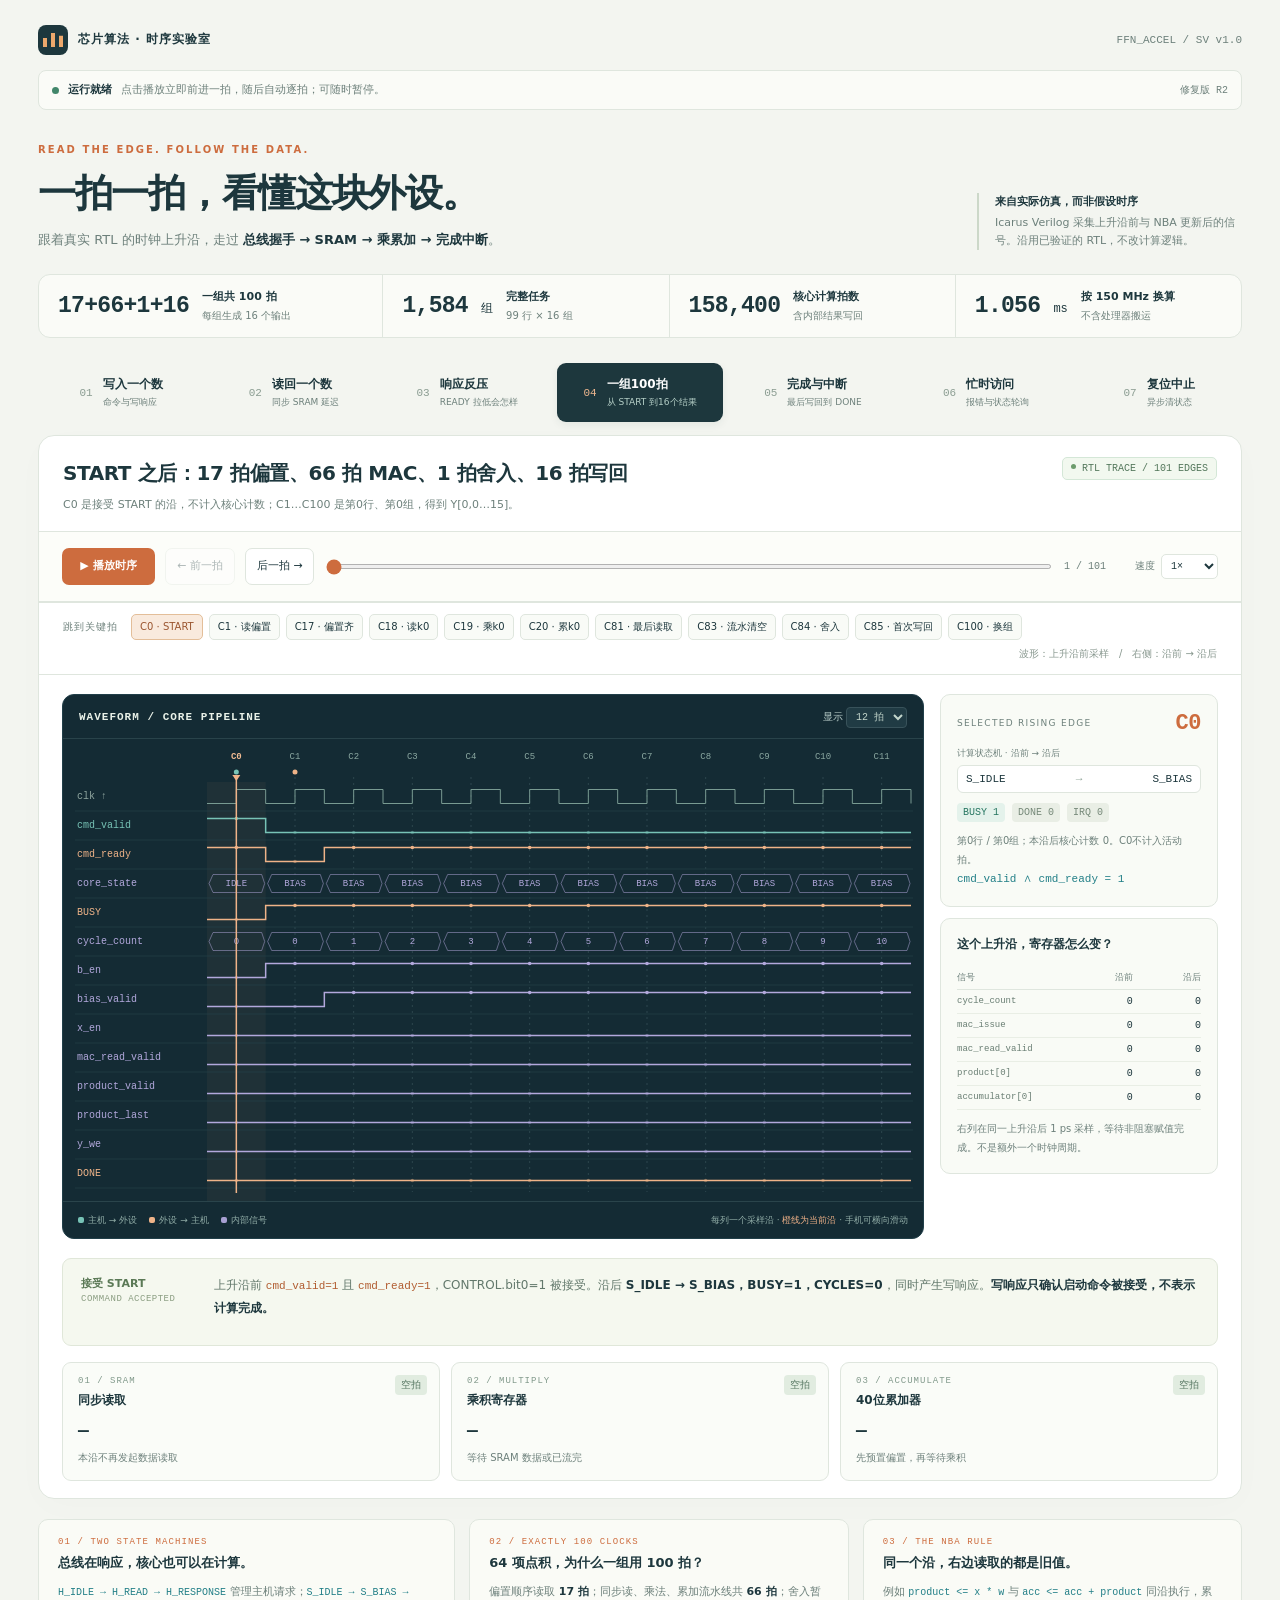
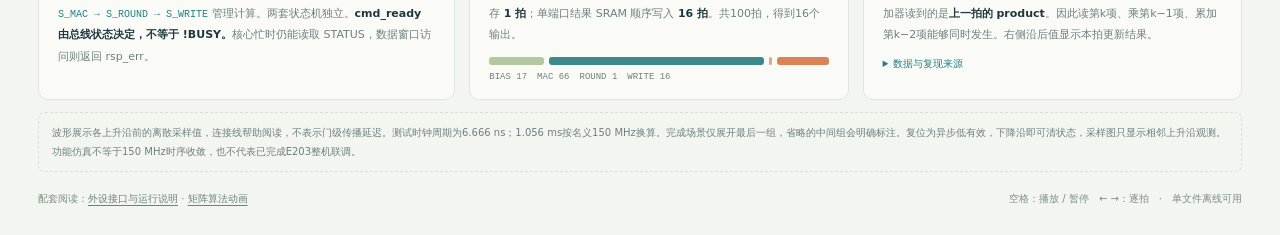
<file: C_work/output/timing_fixed.html>
<!doctype html>
<html lang="zh-CN">
<head>
<meta charset="utf-8"><meta name="viewport" content="width=device-width,initial-scale=1"><meta name="color-scheme" content="light">
<title>一拍一拍，看懂前馈加速器｜真实 RTL 时序实验室</title>
<style>
:root{--paper:#f3f5f0;--ink:#1d373d;--muted:#6d807b;--line:#dfe6de;--teal:#227f87;--orange:#cd6c3e;--soft:#faf2e8;--navy:#142b34;--mono:"Cascadia Code",Consolas,"SFMono-Regular",monospace;--sans:"Segoe UI","Microsoft YaHei",system-ui,sans-serif}*{box-sizing:border-box}body{margin:0;background:var(--paper);color:var(--ink);font:14px/1.65 var(--sans)}button,input,select{font:inherit}button,select,input[type=range]{cursor:pointer}button{color:inherit;touch-action:manipulation}button:focus-visible,select:focus-visible,input:focus-visible,a:focus-visible,summary:focus-visible{outline:3px solid #efa866;outline-offset:3px}a{color:var(--teal);text-underline-offset:3px}.wrap{max-width:1460px;padding:25px 38px;margin:auto}.top{display:flex;justify-content:space-between;align-items:center;gap:12px}.brand{display:flex;gap:10px;align-items:center;font-size:12px;font-weight:750;letter-spacing:1px}.mark{width:30px;height:30px;background:var(--ink);border-radius:8px;position:relative}.mark:before{content:"";position:absolute;inset:8px 5px;background:linear-gradient(90deg,#eda86c 0 20%,transparent 20% 40%,#eda86c 40% 60%,transparent 60% 80%,#eda86c 80%);clip-path:polygon(0 35%,20% 35%,20% 0,60% 0,60% 70%,80% 70%,80% 20%,100% 20%,100% 100%,0 100%)}.version{font:11px var(--mono);color:var(--muted)}.hero{padding:32px 0 24px;display:flex;justify-content:space-between;align-items:flex-end;gap:25px}.eyebrow{font-size:10px;letter-spacing:2.1px;color:var(--orange);font-weight:750;margin-bottom:9px}.hero h1{margin:0 0 11px;font-size:clamp(28px,3vw,43px);letter-spacing:-1.3px;line-height:1.3}.hero h1 span{display:inline-block}.hero p{color:var(--muted);font-size:13px;margin:0}.hero p b{font-weight:650;color:var(--ink)}.provenance{font-size:11px;color:var(--muted);border-left:2px solid #ccd8c9;padding-left:16px;max-width:265px}.provenance strong{display:block;color:var(--ink);font-weight:650;margin-bottom:3px}.summary{display:grid;grid-template-columns:1.2fr 1fr 1fr 1fr;background:#fafbf7;border:1px solid var(--line);border-radius:12px;overflow:hidden;margin-bottom:25px}.stat{padding:13px 19px;display:flex;gap:13px;align-items:center}.stat+.stat{border-left:1px solid var(--line)}.stat .big{font:600 23px/1.5 var(--mono);white-space:nowrap;letter-spacing:-.7px}.stat .big small{font-size:12px;letter-spacing:0;font-weight:400}.stat .text{font-size:10px;color:var(--muted);line-height:1.7}.stat .text b{font-size:11px;display:block;color:var(--ink);font-weight:650}.tabs{display:flex;gap:7px;padding-bottom:13px;overflow:auto;scrollbar-width:thin}.tab{border:1px solid transparent;border-radius:9px;padding:11px 15px;background:transparent;white-space:nowrap;display:flex;gap:10px;text-align:left;align-items:center;flex:1;justify-content:center}.tab .num{font:11px var(--mono);color:#8b9d92}.tab b{font-size:12px;font-weight:650;display:block}.tab small{font-size:9px;color:var(--muted);display:block;margin-top:1px}.tab:hover{background:#e9eee5}.tab[aria-selected=true]{background:var(--ink);color:white;box-shadow:0 3px 8px #19343b12}.tab[aria-selected=true] .num{color:#efb78f}.tab[aria-selected=true] small{color:#b5cfc7}.lab{background:white;border:1px solid var(--line);border-radius:16px;overflow:hidden;box-shadow:0 8px 35px #15392b04}.labhead{display:flex;justify-content:space-between;gap:20px;align-items:flex-start;padding:21px 24px 17px}.labhead h2{font-size:20px;letter-spacing:-.4px;margin:0 0 6px}.labhead p{font-size:11px;color:var(--muted);margin:0}.capture-badge{white-space:nowrap;font:10px var(--mono);border:1px solid #d4e7d7;border-radius:5px;color:#54785c;padding:5px 8px;background:#f2f8ef}.capture-badge:before{content:"";display:inline-block;width:5px;height:5px;border-radius:50%;background:#6d9c6d;margin-right:6px;vertical-align:2px}.shortcutbar{border-top:1px solid var(--line);border-bottom:1px solid var(--line);padding:11px 24px;display:flex;align-items:center;flex-wrap:wrap;gap:6px}.shortcutbar .label{font-size:10px;letter-spacing:1px;color:var(--muted);margin-right:7px}.jump{font-size:10px;border:1px solid var(--line);background:#f9fbf7;border-radius:5px;padding:4px 8px;white-space:nowrap}.jump:hover,.jump.active{background:#f9eadd;color:#9a552f;border-color:#e3be99}.shortcutbar .alignnote{margin-left:auto;color:#87978e;font-size:10px}.instrument{display:grid;grid-template-columns:minmax(0,1fr) 278px;gap:16px;padding:19px 23px}.scope{background:var(--navy);border:1px solid #213f49;border-radius:12px;min-width:0;overflow:hidden;align-self:start}.scopehead{padding:12px 16px 10px;display:flex;align-items:center;justify-content:space-between;gap:12px;color:#b8ccc8;font-size:10px;border-bottom:1px solid #29434a}.scopehead strong{font:600 11px var(--mono);letter-spacing:1px;color:#e9f1e8}.windowselect{font:10px var(--mono);background:#203b44;color:#c2d5cb;border:1px solid #38525a;border-radius:4px;padding:3px 5px}.wavewrap{overflow-x:auto;scrollbar-color:#4a646a #18343c}.wavewrap canvas{display:block;min-width:620px;width:100%;cursor:crosshair}.scopefoot{display:flex;justify-content:space-between;gap:12px;padding:10px 15px;border-top:1px solid #2a444b;color:#91ada7;font-size:9px;line-height:1.8}.scopefoot b{color:#eeb087;font-weight:500}.scopefoot .legend{display:flex;gap:12px;align-items:center;flex-wrap:wrap}.legend i{width:6px;height:6px;border-radius:2px;display:inline-block;margin-right:4px}.edgeinspector{min-width:0;display:flex;flex-direction:column;gap:11px}.edgecard{padding:16px;border:1px solid var(--line);border-radius:10px;background:#f9fbf6}.edgehead{display:flex;justify-content:space-between;align-items:center;margin-bottom:9px}.edgehead .tag{font-size:9px;letter-spacing:1.3px;color:var(--muted)}.edgenumber{font:600 22px/1.2 var(--mono);color:var(--orange);letter-spacing:-.5px}.edgecard h3{font-size:12px;margin:0 0 11px;font-weight:650}.statechange{display:flex;align-items:center;justify-content:space-between;gap:8px;background:white;border:1px solid var(--line);border-radius:6px;padding:7px 8px;font:11px var(--mono)}.statechange .arrow{color:#8fa398}.tiny-label{font-size:9px;color:var(--muted);margin-bottom:4px}.statusline{display:flex;gap:7px;margin-top:10px;flex-wrap:wrap}.chip{font:10px var(--mono);border-radius:4px;padding:4px 6px;background:#e9eee5;color:#768979}.chip.on{background:#e4f2eb;color:#277661}.chip.hot{background:#f9e4d5;color:#ad5b2e}.details-table{width:100%;border-collapse:collapse;font:10px var(--mono);margin-top:4px;table-layout:fixed}.details-table th{font:9px var(--sans);color:var(--muted);font-weight:400;text-align:right;padding:5px 0;border-bottom:1px solid var(--line)}.details-table th:first-child{text-align:left;width:44%}.details-table td{padding:6px 0;text-align:right;border-bottom:1px solid #e9eee5;white-space:nowrap;overflow:hidden;text-overflow:ellipsis}.details-table td:first-child{text-align:left;color:#697e73;font-size:9px}.details-table td.changed{color:#bb6436;font-weight:650}.edgecard p{font-size:10px;color:var(--muted);line-height:1.9;margin:9px 0 0}.busformula{font:11px/1.9 var(--mono);color:var(--teal)}.annotation{display:grid;grid-template-columns:120px minmax(0,1fr);gap:13px;padding:15px 18px;margin:0 23px 16px;border:1px solid #e0e7d9;border-radius:9px;background:#f5f8ef;min-height:88px}.annotation .phase{font-size:11px;color:#5b7956;font-weight:650;line-height:1.8}.annotation .phase small{display:block;font:9px var(--mono);color:#8a9d81;letter-spacing:.5px}.annotation .words{font-size:12px;color:#62786b;line-height:1.9}.annotation .words b{font-weight:650;color:var(--ink)}.annotation .words code{font:11px var(--mono);color:#b15c30}.transport{background:#fcfdf9;border-top:1px solid var(--line);display:flex;align-items:center;gap:10px;padding:16px 23px}.btn{border:1px solid var(--line);background:white;padding:8px 11px;border-radius:7px;font-size:11px;white-space:nowrap}.btn:hover{background:#eff4ea}.btn.primary{background:var(--orange);color:white;border:0;font-weight:650;padding:9px 14px;min-width:93px}.btn.primary:hover{background:#b85b30}.btn:disabled{opacity:.35;cursor:default}.scrubber{display:flex;gap:10px;align-items:center;flex:1;min-width:100px}.scrubber input{width:100%;height:5px;accent-color:var(--orange)}.scrubber output{font:10px var(--mono);color:var(--muted);min-width:61px;white-space:nowrap}.speed{display:flex;gap:6px;align-items:center;font-size:10px;color:var(--muted)}.speed select{font:10px var(--mono);border:1px solid var(--line);border-radius:5px;padding:5px;background:white;color:var(--ink)}.datapath{margin:0 23px 17px;display:grid;grid-template-columns:repeat(3,minmax(0,1fr));gap:11px}.pipeline-stage{border:1px solid var(--line);border-radius:9px;padding:13px 15px;background:#fafcf8;position:relative;min-width:0}.pipeline-stage.active{border-color:#a6c6b6;background:#eff7ee}.pipeline-stage .stage-num{font:9px var(--mono);color:#81998b;letter-spacing:1px}.pipeline-stage h3{font-size:12px;margin:5px 0 6px}.pipeline-stage .stagevalue{font:600 18px/1.6 var(--mono);letter-spacing:-.5px;white-space:nowrap}.pipeline-stage p{margin:5px 0 0;font-size:10px;color:var(--muted)}.pipeline-stage .token{position:absolute;right:12px;top:12px;font:10px var(--mono);border-radius:4px;padding:3px 6px;background:#e1ece0;color:#577762}.pipeline-stage.active .token{background:#dbece0;color:#27785a}.pipeline-stage .pulse{position:absolute;inset:auto 15px 0;height:2px;background:var(--teal);transform-origin:left;animation:pulse .5s ease-out forwards}@keyframes pulse{from{transform:scaleX(0);opacity:1}to{transform:scaleX(1);opacity:.25}}.below{display:grid;grid-template-columns:1.1fr 1fr 1fr;gap:14px;margin-top:20px}.lesson{border:1px solid var(--line);border-radius:10px;background:#fafbf6;padding:17px 19px}.lesson .kicker{font:9px var(--mono);letter-spacing:1.1px;color:var(--orange)}.lesson h3{font-size:13px;margin:5px 0 8px}.lesson p{font-size:11px;line-height:1.95;color:var(--muted);margin:0}.lesson strong{font-weight:650;color:var(--ink)}.lesson code{font:10px var(--mono);color:var(--teal)}.lesson details{font-size:10px;color:var(--muted);margin-top:10px}.lesson summary{cursor:pointer;color:var(--teal)}.sequence{display:flex;gap:5px;margin-top:11px;align-items:center}.seqblock{height:8px;border-radius:3px}.seqblock.bias{background:#b5c79f;flex:17}.seqblock.mac{background:#3c898b;flex:66}.seqblock.round{background:#d8ad79;flex:1;min-width:3px}.seqblock.write{background:#d98356;flex:16}.seqlegend{display:flex;gap:10px;font:9px var(--mono);color:var(--muted);margin-top:7px;flex-wrap:wrap}.foot{padding:19px 0 3px;display:flex;justify-content:space-between;gap:15px;font-size:10px;color:#7c8e80}.foot a{color:#6c8478}.notice{margin-top:12px;padding:10px 13px;border:1px dashed #d9e1d2;border-radius:7px;font-size:10px;color:var(--muted);line-height:1.9}.sr-only{position:absolute;width:1px;height:1px;overflow:hidden;clip:rect(0,0,0,0)}
@media(max-width:1150px){.wrap{padding:23px}.instrument{grid-template-columns:minmax(0,1fr) 240px;gap:12px;padding:17px}.edgecard{padding:13px}.labhead{padding:19px}.shortcutbar{padding:10px 18px}.shortcutbar .alignnote{display:none}.stat{padding:12px 14px;gap:9px}.stat .big{font-size:20px}.tab{padding:10px 11px;gap:7px}.tab b{font-size:11px}.tab small{font-size:8px}.annotation,.datapath{margin-left:17px;margin-right:17px}.transport{padding-left:17px;padding-right:17px}.pipeline-stage{padding:12px}.pipeline-stage .stagevalue{font-size:16px}.below{gap:11px}.lesson{padding:16px}.provenance{max-width:230px}}
@media(max-width:900px){.hero{padding-top:28px}.provenance{display:none}.summary{grid-template-columns:1fr 1fr 1fr 1fr}.stat{display:block;padding:12px}.stat .text{margin-top:3px}.stat .big{font-size:21px}.tabs .tab{flex:0 0 auto;min-width:120px;justify-content:flex-start}.instrument{grid-template-columns:1fr}.edgeinspector{display:grid;grid-template-columns:1fr 1fr;align-items:stretch}.edgecard{padding:15px}.details-table{font-size:11px}.details-table td:first-child{font-size:10px}.scopehead{padding:11px 14px}.wavewrap canvas{min-width:640px}.edgehead .tag{font-size:10px}.edgecard h3{font-size:13px}.edgecard p{font-size:10px}.annotation{grid-template-columns:108px minmax(0,1fr)}.below{grid-template-columns:1fr 1fr}.lesson:last-child{grid-column:1/-1}.datapath{gap:9px}.pipeline-stage .token{font-size:9px;padding:2px 4px;right:8px;top:9px}.foot{flex-wrap:wrap}}
@media(max-width:570px){.wrap{padding:17px 12px}.brand{font-size:10px;letter-spacing:.6px}.version{font-size:9px}.mark{width:27px;height:27px}.hero{padding:26px 0 20px}.eyebrow{font-size:8px;letter-spacing:1.6px}.hero h1{font-size:29px;letter-spacing:-.7px}.hero p{font-size:11px}.summary{grid-template-columns:1fr 1fr;border-radius:9px;margin-bottom:17px}.stat{display:flex;gap:11px;padding:11px 13px}.stat .big{font-size:18px}.stat .big small{font-size:10px}.stat .text{font-size:9px;margin:0}.stat .text b{font-size:9px}.stat:nth-child(3){border-left:0;border-top:1px solid var(--line)}.stat:nth-child(4){border-top:1px solid var(--line)}.tabs{gap:5px;padding-bottom:10px}.tabs .tab{min-width:108px;padding:9px 11px}.tab b{font-size:11px}.tab small{font-size:8px}.lab{border-radius:12px}.labhead{padding:16px 14px 13px;display:block}.labhead h2{font-size:17px}.labhead p{font-size:10px}.capture-badge{display:inline-block;margin-top:8px;font-size:9px}.shortcutbar{padding:10px 13px;gap:5px}.shortcutbar .label{width:100%;font-size:9px}.jump{font-size:9px;padding:4px 7px}.instrument{padding:13px;gap:12px}.scopehead{padding:10px 11px}.scopehead strong{font-size:10px}.scopehead span{font-size:8px}.windowselect{font-size:9px}.wavewrap canvas{min-width:610px}.scopefoot{padding:9px 10px;font-size:8px;display:block}.scopefoot .legend{gap:9px;margin-bottom:3px}.edgeinspector{gap:9px}.edgecard{padding:12px 10px}.edgehead{gap:5px}.edgenumber{font-size:20px}.edgehead .tag{font-size:8px;letter-spacing:.5px}.edgecard h3{font-size:11px}.statechange{font-size:9px;padding:6px;gap:4px}.statusline{gap:4px}.chip{font-size:8px;padding:3px 4px}.details-table{font-size:9px}.details-table th{font-size:8px}.details-table th:first-child{width:43%}.details-table td:first-child{font-size:8px}.details-table td{padding:7px 0}.edgecard p{font-size:9px}.busformula{font-size:9px}.annotation{margin:0 13px 13px;padding:12px;grid-template-columns:1fr;gap:5px;min-height:115px}.annotation .phase{font-size:10px;display:flex;align-items:center;gap:10px}.annotation .phase small{font-size:8px}.annotation .words{font-size:11px;line-height:1.95}.annotation .words code{font-size:10px}.datapath{margin:0 13px 14px;gap:6px}.pipeline-stage{padding:10px 8px}.pipeline-stage .stage-num{font-size:8px;letter-spacing:0}.pipeline-stage h3{font-size:10px;margin-top:7px}.pipeline-stage .stagevalue{font-size:12px;letter-spacing:-.5px}.pipeline-stage p{font-size:8px;line-height:1.8}.pipeline-stage .token{position:static;display:inline-block;font-size:8px;margin-top:6px;padding:2px 4px}.transport{display:grid;grid-template-columns:auto auto auto 1fr;padding:13px;gap:9px 6px}.btn{font-size:10px;padding:7px 8px}.btn.primary{font-size:10px;min-width:79px;padding:8px 10px}.scrubber{grid-column:1/-1;grid-row:2;gap:7px;margin-top:3px}.speed{justify-content:flex-end;font-size:9px;gap:4px}.speed select{font-size:9px;padding:4px;max-width:51px}.scrubber output{font-size:9px;min-width:57px}.below{grid-template-columns:1fr;gap:9px;margin-top:14px}.lesson:last-child{grid-column:auto}.lesson{padding:13px 15px}.lesson h3{font-size:12px;margin:4px 0 6px}.lesson p{font-size:10px}.notice{font-size:9px;padding:9px 12px}.foot{font-size:9px;gap:6px;padding-top:15px}}
[hidden]{display:none!important}
.runtime{display:flex;align-items:center;gap:9px;flex-wrap:wrap;margin-top:15px;padding:10px 13px;border:1px solid var(--line);border-radius:8px;background:#fafbf7;font-size:11px;color:var(--muted)}.runtime:before{content:"";width:7px;height:7px;border-radius:50%;background:#b68b46;flex:none}.runtime[data-state=ready]:before{background:#41866a}.runtime[data-state=error]{background:#fff0e6;border-color:#e5b894;color:#9c4829}.runtime[data-state=error]:before{background:#b65131}.runtime strong{color:var(--ink);font-size:11px}.runtime small{margin-left:auto;font:10px var(--mono)}.runtime-error{padding:12px 14px;margin-top:8px;border:1px solid #e5b894;border-radius:8px;background:#fff5ed;color:#914329;font-size:12px}.runtime-error pre{white-space:pre-wrap;overflow-wrap:anywhere;font:11px/1.7 var(--mono)}.runtime-error p{margin:6px 0}.canvas-warning{padding:22px;color:#efc39d;font-size:12px;line-height:1.9}.transport{border-bottom:1px solid var(--line)}
@media(prefers-reduced-motion:reduce){*{animation:none!important;transition:none!important}}
</style>
</head>
<body><main class="wrap">
<header class="top"><div class="brand"><span class="mark" aria-hidden="true"></span>芯片算法 · 时序实验室</div><div class="version">FFN_ACCEL / SV v1.0</div></header>
<div class="runtime" id="runtime" data-state="loading" role="status"><strong id="runtimeTitle">脚本尚未启动</strong><span id="runtimeText">若此提示一直不变，请双击同目录的 timing_open.cmd 打开。</span><small>修复版 R2</small></div>
<div class="runtime-error" id="runtimeError" role="alert" hidden><b>动画未能运行</b><p>请先重新加载；仍有问题时，可用同目录的 timing_open.cmd 打开，并把下面的错误文字发给我。</p><pre id="runtimeErrorText"></pre><button type="button" class="btn" id="reload">重新加载</button></div>
<noscript><div class="runtime-error">浏览器禁用了 JavaScript，播放和逐拍按钮无法运行。请在浏览器的网站设置中允许 JavaScript，再重新加载此文件。</div></noscript>
<script>
(function () {
 'use strict';
 var timeout;
 var boot = window.timingBoot = {
  complete: false, failed: false,
  fail: function (error) {
   if (boot.failed) return;
   boot.failed = true;
   clearTimeout(timeout);
   document.getElementById('runtime').setAttribute('data-state', 'error');
   document.getElementById('runtimeTitle').textContent = '运行失败';
   document.getElementById('runtimeText').textContent = '请查看下方错误信息。';
   document.getElementById('runtimeErrorText').textContent = String(error && (error.stack || error.message) || error);
   document.getElementById('runtimeError').hidden = false;
   var controls = document.querySelectorAll('.lab button, .lab input, .lab select, .tabs button');
   for (var i = 0; i < controls.length; i++) controls[i].disabled = true;
  },
  ready: function () {
   if (boot.failed) return;
   boot.complete = true;
   clearTimeout(timeout);
   document.getElementById('runtime').setAttribute('data-state', 'ready');
   document.getElementById('runtimeTitle').textContent = '运行就绪';
   document.getElementById('runtimeText').textContent = '点击播放立即前进一拍，随后自动逐拍；可随时暂停。';
  }
 };
 document.getElementById('runtimeTitle').textContent = '正在启动';
 document.getElementById('runtimeText').textContent = '正在读取内嵌的 RTL 采样数据…';
 document.getElementById('reload').addEventListener('click', function () { location.reload(); });
 window.addEventListener('error', function (event) { boot.fail(event.error || event.message); });
 window.addEventListener('unhandledrejection', function (event) { boot.fail(event.reason); });
 timeout = setTimeout(function () { if (!boot.complete) boot.fail('初始化未完成。请重新加载，或用 timing_open.cmd 打开。'); }, 4000);
}());
</script>
<section class="hero"><div><div class="eyebrow">READ THE EDGE. FOLLOW THE DATA.</div><h1><span>一拍一拍，</span><wbr><span>看懂这块外设。</span></h1><p>跟着真实 RTL 的时钟上升沿，走过 <b>总线握手 → SRAM → 乘累加 → 完成中断</b>。</p></div><div class="provenance"><strong>来自实际仿真，而非假设时序</strong>Icarus Verilog 采集上升沿前与 NBA 更新后的信号。沿用已验证的 RTL，不改计算逻辑。</div></section>
<section class="summary" aria-label="时序规模"><div class="stat"><span class="big">17+66+1+16</span><span class="text"><b>一组共 100 拍</b>每组生成 16 个输出</span></div><div class="stat"><span class="big">1,584 <small>组</small></span><span class="text"><b>完整任务</b>99 行 × 16 组</span></div><div class="stat"><span class="big">158,400</span><span class="text"><b>核心计算拍数</b>含内部结果写回</span></div><div class="stat"><span class="big">1.056 <small>ms</small></span><span class="text"><b>按 150 MHz 换算</b>不含处理器搬运</span></div></section>
<nav class="tabs" role="tablist" aria-label="时序场景" id="tabs"></nav>
<section class="lab" aria-label="真实RTL信号交互动画">
 <div class="labhead"><div><h2 id="sceneTitle"></h2><p id="sceneSubtitle"></p></div><div class="capture-badge" id="captureBadge">RTL TRACE / CAPTURED</div></div>
 <div class="shortcutbar"><span class="label">跳到关键拍</span><div id="jumps" style="display:contents"></div><span class="alignnote">波形：上升沿前采样　/　右侧：沿前 → 沿后</span></div>
 <div class="instrument">
 <section class="scope" aria-label="数字波形"><div class="scopehead"><strong>WAVEFORM / <span id="windowTitle">ICB BUS</span></strong><label><span>显示 </span><select class="windowselect" id="windowSize" aria-label="可见时钟数量"><option value="4">4 拍</option><option value="8">8 拍</option><option value="12" selected>12 拍</option><option value="20">20 拍</option></select></label></div><div class="wavewrap"><canvas id="waveCanvas" aria-label="可点击的数字波形图；每列为一个上升沿前采样值"></canvas></div><div class="scopefoot"><div class="legend"><span><i style="background:#77c3b6"></i>主机 → 外设</span><span><i style="background:#efb388"></i>外设 → 主机</span><span><i style="background:#a8a0d3"></i>内部信号</span></div><span>每列一个采样沿 · <b>橙线为当前沿</b> · 手机可横向滑动</span></div></section>
  <aside class="edgeinspector"><div class="edgecard"><div class="edgehead"><span class="tag">SELECTED RISING EDGE</span><span class="edgenumber" id="edgeNumber"></span></div><div class="tiny-label" id="fsmLabel">总线响应状态机</div><div class="statechange"><span id="beforeState"></span><span class="arrow">→</span><span id="afterState"></span></div><div class="statusline" id="statusChips"></div><p id="edgeNote"></p><div class="busformula" id="formula"></div></div><div class="edgecard"><h3>这个上升沿，寄存器怎么变？</h3><table class="details-table"><thead><tr><th>信号</th><th>沿前</th><th>沿后</th></tr></thead><tbody id="details"></tbody></table><p id="sampleNote">右列在同一上升沿后 1 ps 采样，等待非阻塞赋值完成。不是额外一个时钟周期。</p></div></aside>
 </div>
 <div class="annotation"><div class="phase" id="phase"></div><div class="words" id="narration"></div></div>
 <div class="datapath" id="datapath"><div class="pipeline-stage" id="readStage"></div><div class="pipeline-stage" id="multiplyStage"></div><div class="pipeline-stage" id="accStage"></div></div>
 <div class="transport"><button type="button" class="btn primary" id="play" disabled>正在启动…</button><button type="button" class="btn" id="prev" title="键盘左箭头" disabled>← 前一拍</button><button type="button" class="btn" id="next" title="键盘右箭头" disabled>后一拍 →</button><label class="scrubber"><span class="sr-only">场景进度</span><input type="range" min="0" max="100" value="0" id="progress" disabled><output id="progressValue">等待启动</output></label><label class="speed" for="speed">速度<select id="speed" disabled><option value="0.5">0.5×</option><option value="1" selected>1×</option><option value="2">2×</option><option value="4">4×</option></select></label></div>
</section>
<section class="below"><article class="lesson"><div class="kicker">01 / TWO STATE MACHINES</div><h3>总线在响应，核心也可以在计算。</h3><p><code>H_IDLE → H_READ → H_RESPONSE</code> 管理主机请求；<code>S_IDLE → S_BIAS → S_MAC → S_ROUND → S_WRITE</code> 管理计算。两套状态机独立。<strong>cmd_ready 由总线状态决定，不等于 !BUSY。</strong>核心忙时仍能读取 STATUS，数据窗口访问则返回 rsp_err。</p></article><article class="lesson"><div class="kicker">02 / EXACTLY 100 CLOCKS</div><h3>64 项点积，为什么一组用 100 拍？</h3><p>偏置顺序读取 <strong>17 拍</strong>；同步读、乘法、累加流水线共 <strong>66 拍</strong>；舍入暂存 <strong>1 拍</strong>；单端口结果 SRAM 顺序写入 <strong>16 拍</strong>。共100拍，得到16个输出。</p><div class="sequence" aria-hidden="true"><i class="seqblock bias"></i><i class="seqblock mac"></i><i class="seqblock round"></i><i class="seqblock write"></i></div><div class="seqlegend"><span>BIAS 17</span><span>MAC 66</span><span>ROUND 1</span><span>WRITE 16</span></div></article><article class="lesson"><div class="kicker">03 / THE NBA RULE</div><h3>同一个沿，右边读取的都是旧值。</h3><p>例如 <code>product &lt;= x * w</code> 与 <code>acc &lt;= acc + product</code> 同沿执行，累加器读到的是<strong>上一拍的 product</strong>。因此读第k项、乘第k−1项、累加第k−2项能够同时发生。右侧沿后值显示本拍更新结果。</p><details><summary>数据与复现来源</summary><p>完整尺寸99×64、64×256、99×256；数据为构造样本。共采集7个场景、<span id="frameCount"></span>个采样沿。脚本：<code>scripts/build_timing_demo.py</code>。RTL SHA-256：<code id="sourceHash" style="word-break:break-all"></code>。</p></details></article></section>
<div class="notice">波形展示各上升沿前的离散采样值，连接线帮助阅读，不表示门级传播延迟。测试时钟周期为6.666 ns；1.056 ms按名义150 MHz换算。完成场景仅展开最后一组，省略的中间组会明确标注。复位为异步低有效，下降沿即可清状态，采样图只显示相邻上升沿观测。功能仿真不等于150 MHz时序收敛，也不代表已完成E203整机联调。</div>
<footer class="foot"><span>配套阅读：<a href="../sv_ffn_accel/README.md" target="_blank" rel="noopener">外设接口与运行说明</a> · <a href="本科生前馈线性层_交互动画.html">矩阵算法动画</a></span><span>空格：播放 / 暂停　← →：逐拍　·　单文件离线可用</span></footer>
</main>
<script id="trace-data" type="application/json">{"meta":{"source":"Icarus Verilog, unchanged ffn_accel.sv, pre-edge and +1ps post-NBA snapshots","clock_period_ps":6666,"nominal_clock_hz":150000000,"full_shape":{"X":[99,64],"W":[64,256],"Y":[99,256]},"synthetic":true,"core_cycles":158400,"first_group_cycles":100,"rtl_sha256":"26bb1a222b0525f626fc935543c0ca3aad94c33a471555d3d603e5b1e693fd19","source_hashes":{"rtl/ffn_numeric_pkg.sv":"8a207817885d46b3901d18ae0a8eac99b5e3d340f0d4bfcba9e5faeac6d1ab52","rtl/ffn_sram_1rw.sv":"e5d823451d6683648a3143117324e95a548c6223dcf8f779ddfa75f2db707e5b","rtl/ffn_accel.sv":"26bb1a222b0525f626fc935543c0ca3aad94c33a471555d3d603e5b1e693fd19","tb/tb_timing_capture.sv":"dff825b7e95819f70419bd0ba718c10f772643d82a8f7400a47792e2ba21ecea"}},"scenarios":[[{"scenario":0,"edge":68935,"time_ps":459517377,"pre":{"rst_n":1,"cmd_valid":0,"cmd_ready":1,"cmd_read":0,"cmd_addr":197628,"cmd_wdata":65469,"rsp_valid":0,"rsp_ready":0,"rsp_err":0,"rsp_rdata":0,"host_state":0,"state":0,"busy":0,"done":0,"irq":0,"cycles":0,"row":0,"group":0,"bias_issue":0,"bias_valid":0,"bias_lane":0,"b_en":0,"b_addr":0,"b_rdata":null,"mac_issue":0,"read_valid":0,"product_valid":0,"product_last":0,"x_en":0,"x_we":0,"x_addr":0,"x_rdata":null,"w0_rdata":null,"product0":0,"acc0":0,"out0":0,"write_lane":0,"y_en":0,"y_we":0,"y_addr":0,"y_wdata":0},"post":{"rst_n":1,"cmd_valid":0,"cmd_ready":1,"cmd_read":0,"cmd_addr":197628,"cmd_wdata":65469,"rsp_valid":0,"rsp_ready":0,"rsp_err":0,"rsp_rdata":0,"host_state":0,"state":0,"busy":0,"done":0,"irq":0,"cycles":0,"row":0,"group":0,"bias_issue":0,"bias_valid":0,"bias_lane":0,"b_en":0,"b_addr":0,"b_rdata":null,"mac_issue":0,"read_valid":0,"product_valid":0,"product_last":0,"x_en":0,"x_we":0,"x_addr":0,"x_rdata":null,"w0_rdata":null,"product0":0,"acc0":0,"out0":0,"write_lane":0,"y_en":0,"y_we":0,"y_addr":0,"y_wdata":0}},{"scenario":0,"edge":68936,"time_ps":459524043,"pre":{"rst_n":1,"cmd_valid":0,"cmd_ready":1,"cmd_read":0,"cmd_addr":197628,"cmd_wdata":65469,"rsp_valid":0,"rsp_ready":0,"rsp_err":0,"rsp_rdata":0,"host_state":0,"state":0,"busy":0,"done":0,"irq":0,"cycles":0,"row":0,"group":0,"bias_issue":0,"bias_valid":0,"bias_lane":0,"b_en":0,"b_addr":0,"b_rdata":null,"mac_issue":0,"read_valid":0,"product_valid":0,"product_last":0,"x_en":0,"x_we":0,"x_addr":0,"x_rdata":null,"w0_rdata":null,"product0":0,"acc0":0,"out0":0,"write_lane":0,"y_en":0,"y_we":0,"y_addr":0,"y_wdata":0},"post":{"rst_n":1,"cmd_valid":0,"cmd_ready":1,"cmd_read":0,"cmd_addr":197628,"cmd_wdata":65469,"rsp_valid":0,"rsp_ready":0,"rsp_err":0,"rsp_rdata":0,"host_state":0,"state":0,"busy":0,"done":0,"irq":0,"cycles":0,"row":0,"group":0,"bias_issue":0,"bias_valid":0,"bias_lane":0,"b_en":0,"b_addr":0,"b_rdata":null,"mac_issue":0,"read_valid":0,"product_valid":0,"product_last":0,"x_en":0,"x_we":0,"x_addr":0,"x_rdata":null,"w0_rdata":null,"product0":0,"acc0":0,"out0":0,"write_lane":0,"y_en":0,"y_we":0,"y_addr":0,"y_wdata":0}},{"scenario":0,"edge":68937,"time_ps":459530709,"pre":{"rst_n":1,"cmd_valid":0,"cmd_ready":1,"cmd_read":0,"cmd_addr":197628,"cmd_wdata":65469,"rsp_valid":0,"rsp_ready":0,"rsp_err":0,"rsp_rdata":0,"host_state":0,"state":0,"busy":0,"done":0,"irq":0,"cycles":0,"row":0,"group":0,"bias_issue":0,"bias_valid":0,"bias_lane":0,"b_en":0,"b_addr":0,"b_rdata":null,"mac_issue":0,"read_valid":0,"product_valid":0,"product_last":0,"x_en":0,"x_we":0,"x_addr":0,"x_rdata":null,"w0_rdata":null,"product0":0,"acc0":0,"out0":0,"write_lane":0,"y_en":0,"y_we":0,"y_addr":0,"y_wdata":0},"post":{"rst_n":1,"cmd_valid":0,"cmd_ready":1,"cmd_read":0,"cmd_addr":197628,"cmd_wdata":65469,"rsp_valid":0,"rsp_ready":0,"rsp_err":0,"rsp_rdata":0,"host_state":0,"state":0,"busy":0,"done":0,"irq":0,"cycles":0,"row":0,"group":0,"bias_issue":0,"bias_valid":0,"bias_lane":0,"b_en":0,"b_addr":0,"b_rdata":null,"mac_issue":0,"read_valid":0,"product_valid":0,"product_last":0,"x_en":0,"x_we":0,"x_addr":0,"x_rdata":null,"w0_rdata":null,"product0":0,"acc0":0,"out0":0,"write_lane":0,"y_en":0,"y_we":0,"y_addr":0,"y_wdata":0}},{"scenario":0,"edge":68938,"time_ps":459537375,"pre":{"rst_n":1,"cmd_valid":1,"cmd_ready":1,"cmd_read":0,"cmd_addr":65536,"cmd_wdata":65024,"rsp_valid":0,"rsp_ready":0,"rsp_err":0,"rsp_rdata":0,"host_state":0,"state":0,"busy":0,"done":0,"irq":0,"cycles":0,"row":0,"group":0,"bias_issue":0,"bias_valid":0,"bias_lane":0,"b_en":0,"b_addr":0,"b_rdata":null,"mac_issue":0,"read_valid":0,"product_valid":0,"product_last":0,"x_en":1,"x_we":1,"x_addr":0,"x_rdata":null,"w0_rdata":null,"product0":0,"acc0":0,"out0":0,"write_lane":0,"y_en":0,"y_we":0,"y_addr":0,"y_wdata":0},"post":{"rst_n":1,"cmd_valid":1,"cmd_ready":0,"cmd_read":0,"cmd_addr":65536,"cmd_wdata":65024,"rsp_valid":1,"rsp_ready":0,"rsp_err":0,"rsp_rdata":0,"host_state":2,"state":0,"busy":0,"done":0,"irq":0,"cycles":0,"row":0,"group":0,"bias_issue":0,"bias_valid":0,"bias_lane":0,"b_en":0,"b_addr":0,"b_rdata":null,"mac_issue":0,"read_valid":0,"product_valid":0,"product_last":0,"x_en":0,"x_we":0,"x_addr":0,"x_rdata":null,"w0_rdata":null,"product0":0,"acc0":0,"out0":0,"write_lane":0,"y_en":0,"y_we":0,"y_addr":0,"y_wdata":0}},{"scenario":0,"edge":68939,"time_ps":459544041,"pre":{"rst_n":1,"cmd_valid":0,"cmd_ready":0,"cmd_read":0,"cmd_addr":65536,"cmd_wdata":65024,"rsp_valid":1,"rsp_ready":1,"rsp_err":0,"rsp_rdata":0,"host_state":2,"state":0,"busy":0,"done":0,"irq":0,"cycles":0,"row":0,"group":0,"bias_issue":0,"bias_valid":0,"bias_lane":0,"b_en":0,"b_addr":0,"b_rdata":null,"mac_issue":0,"read_valid":0,"product_valid":0,"product_last":0,"x_en":0,"x_we":0,"x_addr":0,"x_rdata":null,"w0_rdata":null,"product0":0,"acc0":0,"out0":0,"write_lane":0,"y_en":0,"y_we":0,"y_addr":0,"y_wdata":0},"post":{"rst_n":1,"cmd_valid":0,"cmd_ready":1,"cmd_read":0,"cmd_addr":65536,"cmd_wdata":65024,"rsp_valid":0,"rsp_ready":1,"rsp_err":0,"rsp_rdata":0,"host_state":0,"state":0,"busy":0,"done":0,"irq":0,"cycles":0,"row":0,"group":0,"bias_issue":0,"bias_valid":0,"bias_lane":0,"b_en":0,"b_addr":0,"b_rdata":null,"mac_issue":0,"read_valid":0,"product_valid":0,"product_last":0,"x_en":0,"x_we":0,"x_addr":0,"x_rdata":null,"w0_rdata":null,"product0":0,"acc0":0,"out0":0,"write_lane":0,"y_en":0,"y_we":0,"y_addr":0,"y_wdata":0}},{"scenario":0,"edge":68940,"time_ps":459550707,"pre":{"rst_n":1,"cmd_valid":0,"cmd_ready":1,"cmd_read":0,"cmd_addr":65536,"cmd_wdata":65024,"rsp_valid":0,"rsp_ready":0,"rsp_err":0,"rsp_rdata":0,"host_state":0,"state":0,"busy":0,"done":0,"irq":0,"cycles":0,"row":0,"group":0,"bias_issue":0,"bias_valid":0,"bias_lane":0,"b_en":0,"b_addr":0,"b_rdata":null,"mac_issue":0,"read_valid":0,"product_valid":0,"product_last":0,"x_en":0,"x_we":0,"x_addr":0,"x_rdata":null,"w0_rdata":null,"product0":0,"acc0":0,"out0":0,"write_lane":0,"y_en":0,"y_we":0,"y_addr":0,"y_wdata":0},"post":{"rst_n":1,"cmd_valid":0,"cmd_ready":1,"cmd_read":0,"cmd_addr":65536,"cmd_wdata":65024,"rsp_valid":0,"rsp_ready":0,"rsp_err":0,"rsp_rdata":0,"host_state":0,"state":0,"busy":0,"done":0,"irq":0,"cycles":0,"row":0,"group":0,"bias_issue":0,"bias_valid":0,"bias_lane":0,"b_en":0,"b_addr":0,"b_rdata":null,"mac_issue":0,"read_valid":0,"product_valid":0,"product_last":0,"x_en":0,"x_we":0,"x_addr":0,"x_rdata":null,"w0_rdata":null,"product0":0,"acc0":0,"out0":0,"write_lane":0,"y_en":0,"y_we":0,"y_addr":0,"y_wdata":0}},{"scenario":0,"edge":68941,"time_ps":459557373,"pre":{"rst_n":1,"cmd_valid":0,"cmd_ready":1,"cmd_read":0,"cmd_addr":65536,"cmd_wdata":65024,"rsp_valid":0,"rsp_ready":0,"rsp_err":0,"rsp_rdata":0,"host_state":0,"state":0,"busy":0,"done":0,"irq":0,"cycles":0,"row":0,"group":0,"bias_issue":0,"bias_valid":0,"bias_lane":0,"b_en":0,"b_addr":0,"b_rdata":null,"mac_issue":0,"read_valid":0,"product_valid":0,"product_last":0,"x_en":0,"x_we":0,"x_addr":0,"x_rdata":null,"w0_rdata":null,"product0":0,"acc0":0,"out0":0,"write_lane":0,"y_en":0,"y_we":0,"y_addr":0,"y_wdata":0},"post":{"rst_n":1,"cmd_valid":0,"cmd_ready":1,"cmd_read":0,"cmd_addr":65536,"cmd_wdata":65024,"rsp_valid":0,"rsp_ready":0,"rsp_err":0,"rsp_rdata":0,"host_state":0,"state":0,"busy":0,"done":0,"irq":0,"cycles":0,"row":0,"group":0,"bias_issue":0,"bias_valid":0,"bias_lane":0,"b_en":0,"b_addr":0,"b_rdata":null,"mac_issue":0,"read_valid":0,"product_valid":0,"product_last":0,"x_en":0,"x_we":0,"x_addr":0,"x_rdata":null,"w0_rdata":null,"product0":0,"acc0":0,"out0":0,"write_lane":0,"y_en":0,"y_we":0,"y_addr":0,"y_wdata":0}}],[{"scenario":1,"edge":68942,"time_ps":459564039,"pre":{"rst_n":1,"cmd_valid":0,"cmd_ready":1,"cmd_read":0,"cmd_addr":65536,"cmd_wdata":65024,"rsp_valid":0,"rsp_ready":0,"rsp_err":0,"rsp_rdata":0,"host_state":0,"state":0,"busy":0,"done":0,"irq":0,"cycles":0,"row":0,"group":0,"bias_issue":0,"bias_valid":0,"bias_lane":0,"b_en":0,"b_addr":0,"b_rdata":null,"mac_issue":0,"read_valid":0,"product_valid":0,"product_last":0,"x_en":0,"x_we":0,"x_addr":0,"x_rdata":null,"w0_rdata":null,"product0":0,"acc0":0,"out0":0,"write_lane":0,"y_en":0,"y_we":0,"y_addr":0,"y_wdata":0},"post":{"rst_n":1,"cmd_valid":0,"cmd_ready":1,"cmd_read":0,"cmd_addr":65536,"cmd_wdata":65024,"rsp_valid":0,"rsp_ready":0,"rsp_err":0,"rsp_rdata":0,"host_state":0,"state":0,"busy":0,"done":0,"irq":0,"cycles":0,"row":0,"group":0,"bias_issue":0,"bias_valid":0,"bias_lane":0,"b_en":0,"b_addr":0,"b_rdata":null,"mac_issue":0,"read_valid":0,"product_valid":0,"product_last":0,"x_en":0,"x_we":0,"x_addr":0,"x_rdata":null,"w0_rdata":null,"product0":0,"acc0":0,"out0":0,"write_lane":0,"y_en":0,"y_we":0,"y_addr":0,"y_wdata":0}},{"scenario":1,"edge":68943,"time_ps":459570705,"pre":{"rst_n":1,"cmd_valid":0,"cmd_ready":1,"cmd_read":0,"cmd_addr":65536,"cmd_wdata":65024,"rsp_valid":0,"rsp_ready":0,"rsp_err":0,"rsp_rdata":0,"host_state":0,"state":0,"busy":0,"done":0,"irq":0,"cycles":0,"row":0,"group":0,"bias_issue":0,"bias_valid":0,"bias_lane":0,"b_en":0,"b_addr":0,"b_rdata":null,"mac_issue":0,"read_valid":0,"product_valid":0,"product_last":0,"x_en":0,"x_we":0,"x_addr":0,"x_rdata":null,"w0_rdata":null,"product0":0,"acc0":0,"out0":0,"write_lane":0,"y_en":0,"y_we":0,"y_addr":0,"y_wdata":0},"post":{"rst_n":1,"cmd_valid":0,"cmd_ready":1,"cmd_read":0,"cmd_addr":65536,"cmd_wdata":65024,"rsp_valid":0,"rsp_ready":0,"rsp_err":0,"rsp_rdata":0,"host_state":0,"state":0,"busy":0,"done":0,"irq":0,"cycles":0,"row":0,"group":0,"bias_issue":0,"bias_valid":0,"bias_lane":0,"b_en":0,"b_addr":0,"b_rdata":null,"mac_issue":0,"read_valid":0,"product_valid":0,"product_last":0,"x_en":0,"x_we":0,"x_addr":0,"x_rdata":null,"w0_rdata":null,"product0":0,"acc0":0,"out0":0,"write_lane":0,"y_en":0,"y_we":0,"y_addr":0,"y_wdata":0}},{"scenario":1,"edge":68944,"time_ps":459577371,"pre":{"rst_n":1,"cmd_valid":0,"cmd_ready":1,"cmd_read":0,"cmd_addr":65536,"cmd_wdata":65024,"rsp_valid":0,"rsp_ready":0,"rsp_err":0,"rsp_rdata":0,"host_state":0,"state":0,"busy":0,"done":0,"irq":0,"cycles":0,"row":0,"group":0,"bias_issue":0,"bias_valid":0,"bias_lane":0,"b_en":0,"b_addr":0,"b_rdata":null,"mac_issue":0,"read_valid":0,"product_valid":0,"product_last":0,"x_en":0,"x_we":0,"x_addr":0,"x_rdata":null,"w0_rdata":null,"product0":0,"acc0":0,"out0":0,"write_lane":0,"y_en":0,"y_we":0,"y_addr":0,"y_wdata":0},"post":{"rst_n":1,"cmd_valid":0,"cmd_ready":1,"cmd_read":0,"cmd_addr":65536,"cmd_wdata":65024,"rsp_valid":0,"rsp_ready":0,"rsp_err":0,"rsp_rdata":0,"host_state":0,"state":0,"busy":0,"done":0,"irq":0,"cycles":0,"row":0,"group":0,"bias_issue":0,"bias_valid":0,"bias_lane":0,"b_en":0,"b_addr":0,"b_rdata":null,"mac_issue":0,"read_valid":0,"product_valid":0,"product_last":0,"x_en":0,"x_we":0,"x_addr":0,"x_rdata":null,"w0_rdata":null,"product0":0,"acc0":0,"out0":0,"write_lane":0,"y_en":0,"y_we":0,"y_addr":0,"y_wdata":0}},{"scenario":1,"edge":68945,"time_ps":459584037,"pre":{"rst_n":1,"cmd_valid":1,"cmd_ready":1,"cmd_read":1,"cmd_addr":65536,"cmd_wdata":0,"rsp_valid":0,"rsp_ready":0,"rsp_err":0,"rsp_rdata":0,"host_state":0,"state":0,"busy":0,"done":0,"irq":0,"cycles":0,"row":0,"group":0,"bias_issue":0,"bias_valid":0,"bias_lane":0,"b_en":0,"b_addr":0,"b_rdata":null,"mac_issue":0,"read_valid":0,"product_valid":0,"product_last":0,"x_en":1,"x_we":0,"x_addr":0,"x_rdata":null,"w0_rdata":null,"product0":0,"acc0":0,"out0":0,"write_lane":0,"y_en":0,"y_we":0,"y_addr":0,"y_wdata":0},"post":{"rst_n":1,"cmd_valid":1,"cmd_ready":0,"cmd_read":1,"cmd_addr":65536,"cmd_wdata":0,"rsp_valid":0,"rsp_ready":0,"rsp_err":0,"rsp_rdata":0,"host_state":1,"state":0,"busy":0,"done":0,"irq":0,"cycles":0,"row":0,"group":0,"bias_issue":0,"bias_valid":0,"bias_lane":0,"b_en":0,"b_addr":0,"b_rdata":null,"mac_issue":0,"read_valid":0,"product_valid":0,"product_last":0,"x_en":0,"x_we":0,"x_addr":0,"x_rdata":-512,"w0_rdata":null,"product0":0,"acc0":0,"out0":0,"write_lane":0,"y_en":0,"y_we":0,"y_addr":0,"y_wdata":0}},{"scenario":1,"edge":68946,"time_ps":459590703,"pre":{"rst_n":1,"cmd_valid":0,"cmd_ready":0,"cmd_read":1,"cmd_addr":65536,"cmd_wdata":0,"rsp_valid":0,"rsp_ready":0,"rsp_err":0,"rsp_rdata":0,"host_state":1,"state":0,"busy":0,"done":0,"irq":0,"cycles":0,"row":0,"group":0,"bias_issue":0,"bias_valid":0,"bias_lane":0,"b_en":0,"b_addr":0,"b_rdata":null,"mac_issue":0,"read_valid":0,"product_valid":0,"product_last":0,"x_en":0,"x_we":0,"x_addr":0,"x_rdata":-512,"w0_rdata":null,"product0":0,"acc0":0,"out0":0,"write_lane":0,"y_en":0,"y_we":0,"y_addr":0,"y_wdata":0},"post":{"rst_n":1,"cmd_valid":0,"cmd_ready":0,"cmd_read":1,"cmd_addr":65536,"cmd_wdata":0,"rsp_valid":1,"rsp_ready":0,"rsp_err":0,"rsp_rdata":4294966784,"host_state":2,"state":0,"busy":0,"done":0,"irq":0,"cycles":0,"row":0,"group":0,"bias_issue":0,"bias_valid":0,"bias_lane":0,"b_en":0,"b_addr":0,"b_rdata":null,"mac_issue":0,"read_valid":0,"product_valid":0,"product_last":0,"x_en":0,"x_we":0,"x_addr":0,"x_rdata":-512,"w0_rdata":null,"product0":0,"acc0":0,"out0":0,"write_lane":0,"y_en":0,"y_we":0,"y_addr":0,"y_wdata":0}},{"scenario":1,"edge":68947,"time_ps":459597369,"pre":{"rst_n":1,"cmd_valid":0,"cmd_ready":0,"cmd_read":1,"cmd_addr":65536,"cmd_wdata":0,"rsp_valid":1,"rsp_ready":1,"rsp_err":0,"rsp_rdata":4294966784,"host_state":2,"state":0,"busy":0,"done":0,"irq":0,"cycles":0,"row":0,"group":0,"bias_issue":0,"bias_valid":0,"bias_lane":0,"b_en":0,"b_addr":0,"b_rdata":null,"mac_issue":0,"read_valid":0,"product_valid":0,"product_last":0,"x_en":0,"x_we":0,"x_addr":0,"x_rdata":-512,"w0_rdata":null,"product0":0,"acc0":0,"out0":0,"write_lane":0,"y_en":0,"y_we":0,"y_addr":0,"y_wdata":0},"post":{"rst_n":1,"cmd_valid":0,"cmd_ready":1,"cmd_read":1,"cmd_addr":65536,"cmd_wdata":0,"rsp_valid":0,"rsp_ready":1,"rsp_err":0,"rsp_rdata":4294966784,"host_state":0,"state":0,"busy":0,"done":0,"irq":0,"cycles":0,"row":0,"group":0,"bias_issue":0,"bias_valid":0,"bias_lane":0,"b_en":0,"b_addr":0,"b_rdata":null,"mac_issue":0,"read_valid":0,"product_valid":0,"product_last":0,"x_en":0,"x_we":0,"x_addr":0,"x_rdata":-512,"w0_rdata":null,"product0":0,"acc0":0,"out0":0,"write_lane":0,"y_en":0,"y_we":0,"y_addr":0,"y_wdata":0}},{"scenario":1,"edge":68948,"time_ps":459604035,"pre":{"rst_n":1,"cmd_valid":0,"cmd_ready":1,"cmd_read":1,"cmd_addr":65536,"cmd_wdata":0,"rsp_valid":0,"rsp_ready":0,"rsp_err":0,"rsp_rdata":4294966784,"host_state":0,"state":0,"busy":0,"done":0,"irq":0,"cycles":0,"row":0,"group":0,"bias_issue":0,"bias_valid":0,"bias_lane":0,"b_en":0,"b_addr":0,"b_rdata":null,"mac_issue":0,"read_valid":0,"product_valid":0,"product_last":0,"x_en":0,"x_we":0,"x_addr":0,"x_rdata":-512,"w0_rdata":null,"product0":0,"acc0":0,"out0":0,"write_lane":0,"y_en":0,"y_we":0,"y_addr":0,"y_wdata":0},"post":{"rst_n":1,"cmd_valid":0,"cmd_ready":1,"cmd_read":1,"cmd_addr":65536,"cmd_wdata":0,"rsp_valid":0,"rsp_ready":0,"rsp_err":0,"rsp_rdata":4294966784,"host_state":0,"state":0,"busy":0,"done":0,"irq":0,"cycles":0,"row":0,"group":0,"bias_issue":0,"bias_valid":0,"bias_lane":0,"b_en":0,"b_addr":0,"b_rdata":null,"mac_issue":0,"read_valid":0,"product_valid":0,"product_last":0,"x_en":0,"x_we":0,"x_addr":0,"x_rdata":-512,"w0_rdata":null,"product0":0,"acc0":0,"out0":0,"write_lane":0,"y_en":0,"y_we":0,"y_addr":0,"y_wdata":0}},{"scenario":1,"edge":68949,"time_ps":459610701,"pre":{"rst_n":1,"cmd_valid":0,"cmd_ready":1,"cmd_read":1,"cmd_addr":65536,"cmd_wdata":0,"rsp_valid":0,"rsp_ready":0,"rsp_err":0,"rsp_rdata":4294966784,"host_state":0,"state":0,"busy":0,"done":0,"irq":0,"cycles":0,"row":0,"group":0,"bias_issue":0,"bias_valid":0,"bias_lane":0,"b_en":0,"b_addr":0,"b_rdata":null,"mac_issue":0,"read_valid":0,"product_valid":0,"product_last":0,"x_en":0,"x_we":0,"x_addr":0,"x_rdata":-512,"w0_rdata":null,"product0":0,"acc0":0,"out0":0,"write_lane":0,"y_en":0,"y_we":0,"y_addr":0,"y_wdata":0},"post":{"rst_n":1,"cmd_valid":0,"cmd_ready":1,"cmd_read":1,"cmd_addr":65536,"cmd_wdata":0,"rsp_valid":0,"rsp_ready":0,"rsp_err":0,"rsp_rdata":4294966784,"host_state":0,"state":0,"busy":0,"done":0,"irq":0,"cycles":0,"row":0,"group":0,"bias_issue":0,"bias_valid":0,"bias_lane":0,"b_en":0,"b_addr":0,"b_rdata":null,"mac_issue":0,"read_valid":0,"product_valid":0,"product_last":0,"x_en":0,"x_we":0,"x_addr":0,"x_rdata":-512,"w0_rdata":null,"product0":0,"acc0":0,"out0":0,"write_lane":0,"y_en":0,"y_we":0,"y_addr":0,"y_wdata":0}}],[{"scenario":2,"edge":68950,"time_ps":459617367,"pre":{"rst_n":1,"cmd_valid":0,"cmd_ready":1,"cmd_read":1,"cmd_addr":65536,"cmd_wdata":0,"rsp_valid":0,"rsp_ready":0,"rsp_err":0,"rsp_rdata":4294966784,"host_state":0,"state":0,"busy":0,"done":0,"irq":0,"cycles":0,"row":0,"group":0,"bias_issue":0,"bias_valid":0,"bias_lane":0,"b_en":0,"b_addr":0,"b_rdata":null,"mac_issue":0,"read_valid":0,"product_valid":0,"product_last":0,"x_en":0,"x_we":0,"x_addr":0,"x_rdata":-512,"w0_rdata":null,"product0":0,"acc0":0,"out0":0,"write_lane":0,"y_en":0,"y_we":0,"y_addr":0,"y_wdata":0},"post":{"rst_n":1,"cmd_valid":0,"cmd_ready":1,"cmd_read":1,"cmd_addr":65536,"cmd_wdata":0,"rsp_valid":0,"rsp_ready":0,"rsp_err":0,"rsp_rdata":4294966784,"host_state":0,"state":0,"busy":0,"done":0,"irq":0,"cycles":0,"row":0,"group":0,"bias_issue":0,"bias_valid":0,"bias_lane":0,"b_en":0,"b_addr":0,"b_rdata":null,"mac_issue":0,"read_valid":0,"product_valid":0,"product_last":0,"x_en":0,"x_we":0,"x_addr":0,"x_rdata":-512,"w0_rdata":null,"product0":0,"acc0":0,"out0":0,"write_lane":0,"y_en":0,"y_we":0,"y_addr":0,"y_wdata":0}},{"scenario":2,"edge":68951,"time_ps":459624033,"pre":{"rst_n":1,"cmd_valid":0,"cmd_ready":1,"cmd_read":1,"cmd_addr":65536,"cmd_wdata":0,"rsp_valid":0,"rsp_ready":0,"rsp_err":0,"rsp_rdata":4294966784,"host_state":0,"state":0,"busy":0,"done":0,"irq":0,"cycles":0,"row":0,"group":0,"bias_issue":0,"bias_valid":0,"bias_lane":0,"b_en":0,"b_addr":0,"b_rdata":null,"mac_issue":0,"read_valid":0,"product_valid":0,"product_last":0,"x_en":0,"x_we":0,"x_addr":0,"x_rdata":-512,"w0_rdata":null,"product0":0,"acc0":0,"out0":0,"write_lane":0,"y_en":0,"y_we":0,"y_addr":0,"y_wdata":0},"post":{"rst_n":1,"cmd_valid":0,"cmd_ready":1,"cmd_read":1,"cmd_addr":65536,"cmd_wdata":0,"rsp_valid":0,"rsp_ready":0,"rsp_err":0,"rsp_rdata":4294966784,"host_state":0,"state":0,"busy":0,"done":0,"irq":0,"cycles":0,"row":0,"group":0,"bias_issue":0,"bias_valid":0,"bias_lane":0,"b_en":0,"b_addr":0,"b_rdata":null,"mac_issue":0,"read_valid":0,"product_valid":0,"product_last":0,"x_en":0,"x_we":0,"x_addr":0,"x_rdata":-512,"w0_rdata":null,"product0":0,"acc0":0,"out0":0,"write_lane":0,"y_en":0,"y_we":0,"y_addr":0,"y_wdata":0}},{"scenario":2,"edge":68952,"time_ps":459630699,"pre":{"rst_n":1,"cmd_valid":0,"cmd_ready":1,"cmd_read":1,"cmd_addr":65536,"cmd_wdata":0,"rsp_valid":0,"rsp_ready":0,"rsp_err":0,"rsp_rdata":4294966784,"host_state":0,"state":0,"busy":0,"done":0,"irq":0,"cycles":0,"row":0,"group":0,"bias_issue":0,"bias_valid":0,"bias_lane":0,"b_en":0,"b_addr":0,"b_rdata":null,"mac_issue":0,"read_valid":0,"product_valid":0,"product_last":0,"x_en":0,"x_we":0,"x_addr":0,"x_rdata":-512,"w0_rdata":null,"product0":0,"acc0":0,"out0":0,"write_lane":0,"y_en":0,"y_we":0,"y_addr":0,"y_wdata":0},"post":{"rst_n":1,"cmd_valid":0,"cmd_ready":1,"cmd_read":1,"cmd_addr":65536,"cmd_wdata":0,"rsp_valid":0,"rsp_ready":0,"rsp_err":0,"rsp_rdata":4294966784,"host_state":0,"state":0,"busy":0,"done":0,"irq":0,"cycles":0,"row":0,"group":0,"bias_issue":0,"bias_valid":0,"bias_lane":0,"b_en":0,"b_addr":0,"b_rdata":null,"mac_issue":0,"read_valid":0,"product_valid":0,"product_last":0,"x_en":0,"x_we":0,"x_addr":0,"x_rdata":-512,"w0_rdata":null,"product0":0,"acc0":0,"out0":0,"write_lane":0,"y_en":0,"y_we":0,"y_addr":0,"y_wdata":0}},{"scenario":2,"edge":68953,"time_ps":459637365,"pre":{"rst_n":1,"cmd_valid":1,"cmd_ready":1,"cmd_read":1,"cmd_addr":65536,"cmd_wdata":0,"rsp_valid":0,"rsp_ready":0,"rsp_err":0,"rsp_rdata":4294966784,"host_state":0,"state":0,"busy":0,"done":0,"irq":0,"cycles":0,"row":0,"group":0,"bias_issue":0,"bias_valid":0,"bias_lane":0,"b_en":0,"b_addr":0,"b_rdata":null,"mac_issue":0,"read_valid":0,"product_valid":0,"product_last":0,"x_en":1,"x_we":0,"x_addr":0,"x_rdata":-512,"w0_rdata":null,"product0":0,"acc0":0,"out0":0,"write_lane":0,"y_en":0,"y_we":0,"y_addr":0,"y_wdata":0},"post":{"rst_n":1,"cmd_valid":1,"cmd_ready":0,"cmd_read":1,"cmd_addr":65536,"cmd_wdata":0,"rsp_valid":0,"rsp_ready":0,"rsp_err":0,"rsp_rdata":0,"host_state":1,"state":0,"busy":0,"done":0,"irq":0,"cycles":0,"row":0,"group":0,"bias_issue":0,"bias_valid":0,"bias_lane":0,"b_en":0,"b_addr":0,"b_rdata":null,"mac_issue":0,"read_valid":0,"product_valid":0,"product_last":0,"x_en":0,"x_we":0,"x_addr":0,"x_rdata":-512,"w0_rdata":null,"product0":0,"acc0":0,"out0":0,"write_lane":0,"y_en":0,"y_we":0,"y_addr":0,"y_wdata":0}},{"scenario":2,"edge":68954,"time_ps":459644031,"pre":{"rst_n":1,"cmd_valid":0,"cmd_ready":0,"cmd_read":1,"cmd_addr":65536,"cmd_wdata":0,"rsp_valid":0,"rsp_ready":0,"rsp_err":0,"rsp_rdata":0,"host_state":1,"state":0,"busy":0,"done":0,"irq":0,"cycles":0,"row":0,"group":0,"bias_issue":0,"bias_valid":0,"bias_lane":0,"b_en":0,"b_addr":0,"b_rdata":null,"mac_issue":0,"read_valid":0,"product_valid":0,"product_last":0,"x_en":0,"x_we":0,"x_addr":0,"x_rdata":-512,"w0_rdata":null,"product0":0,"acc0":0,"out0":0,"write_lane":0,"y_en":0,"y_we":0,"y_addr":0,"y_wdata":0},"post":{"rst_n":1,"cmd_valid":0,"cmd_ready":0,"cmd_read":1,"cmd_addr":65536,"cmd_wdata":0,"rsp_valid":1,"rsp_ready":0,"rsp_err":0,"rsp_rdata":4294966784,"host_state":2,"state":0,"busy":0,"done":0,"irq":0,"cycles":0,"row":0,"group":0,"bias_issue":0,"bias_valid":0,"bias_lane":0,"b_en":0,"b_addr":0,"b_rdata":null,"mac_issue":0,"read_valid":0,"product_valid":0,"product_last":0,"x_en":0,"x_we":0,"x_addr":0,"x_rdata":-512,"w0_rdata":null,"product0":0,"acc0":0,"out0":0,"write_lane":0,"y_en":0,"y_we":0,"y_addr":0,"y_wdata":0}},{"scenario":2,"edge":68955,"time_ps":459650697,"pre":{"rst_n":1,"cmd_valid":0,"cmd_ready":0,"cmd_read":1,"cmd_addr":65536,"cmd_wdata":0,"rsp_valid":1,"rsp_ready":0,"rsp_err":0,"rsp_rdata":4294966784,"host_state":2,"state":0,"busy":0,"done":0,"irq":0,"cycles":0,"row":0,"group":0,"bias_issue":0,"bias_valid":0,"bias_lane":0,"b_en":0,"b_addr":0,"b_rdata":null,"mac_issue":0,"read_valid":0,"product_valid":0,"product_last":0,"x_en":0,"x_we":0,"x_addr":0,"x_rdata":-512,"w0_rdata":null,"product0":0,"acc0":0,"out0":0,"write_lane":0,"y_en":0,"y_we":0,"y_addr":0,"y_wdata":0},"post":{"rst_n":1,"cmd_valid":0,"cmd_ready":0,"cmd_read":1,"cmd_addr":65536,"cmd_wdata":0,"rsp_valid":1,"rsp_ready":0,"rsp_err":0,"rsp_rdata":4294966784,"host_state":2,"state":0,"busy":0,"done":0,"irq":0,"cycles":0,"row":0,"group":0,"bias_issue":0,"bias_valid":0,"bias_lane":0,"b_en":0,"b_addr":0,"b_rdata":null,"mac_issue":0,"read_valid":0,"product_valid":0,"product_last":0,"x_en":0,"x_we":0,"x_addr":0,"x_rdata":-512,"w0_rdata":null,"product0":0,"acc0":0,"out0":0,"write_lane":0,"y_en":0,"y_we":0,"y_addr":0,"y_wdata":0}},{"scenario":2,"edge":68956,"time_ps":459657363,"pre":{"rst_n":1,"cmd_valid":0,"cmd_ready":0,"cmd_read":1,"cmd_addr":65536,"cmd_wdata":0,"rsp_valid":1,"rsp_ready":0,"rsp_err":0,"rsp_rdata":4294966784,"host_state":2,"state":0,"busy":0,"done":0,"irq":0,"cycles":0,"row":0,"group":0,"bias_issue":0,"bias_valid":0,"bias_lane":0,"b_en":0,"b_addr":0,"b_rdata":null,"mac_issue":0,"read_valid":0,"product_valid":0,"product_last":0,"x_en":0,"x_we":0,"x_addr":0,"x_rdata":-512,"w0_rdata":null,"product0":0,"acc0":0,"out0":0,"write_lane":0,"y_en":0,"y_we":0,"y_addr":0,"y_wdata":0},"post":{"rst_n":1,"cmd_valid":0,"cmd_ready":0,"cmd_read":1,"cmd_addr":65536,"cmd_wdata":0,"rsp_valid":1,"rsp_ready":0,"rsp_err":0,"rsp_rdata":4294966784,"host_state":2,"state":0,"busy":0,"done":0,"irq":0,"cycles":0,"row":0,"group":0,"bias_issue":0,"bias_valid":0,"bias_lane":0,"b_en":0,"b_addr":0,"b_rdata":null,"mac_issue":0,"read_valid":0,"product_valid":0,"product_last":0,"x_en":0,"x_we":0,"x_addr":0,"x_rdata":-512,"w0_rdata":null,"product0":0,"acc0":0,"out0":0,"write_lane":0,"y_en":0,"y_we":0,"y_addr":0,"y_wdata":0}},{"scenario":2,"edge":68957,"time_ps":459664029,"pre":{"rst_n":1,"cmd_valid":0,"cmd_ready":0,"cmd_read":1,"cmd_addr":65536,"cmd_wdata":0,"rsp_valid":1,"rsp_ready":0,"rsp_err":0,"rsp_rdata":4294966784,"host_state":2,"state":0,"busy":0,"done":0,"irq":0,"cycles":0,"row":0,"group":0,"bias_issue":0,"bias_valid":0,"bias_lane":0,"b_en":0,"b_addr":0,"b_rdata":null,"mac_issue":0,"read_valid":0,"product_valid":0,"product_last":0,"x_en":0,"x_we":0,"x_addr":0,"x_rdata":-512,"w0_rdata":null,"product0":0,"acc0":0,"out0":0,"write_lane":0,"y_en":0,"y_we":0,"y_addr":0,"y_wdata":0},"post":{"rst_n":1,"cmd_valid":0,"cmd_ready":0,"cmd_read":1,"cmd_addr":65536,"cmd_wdata":0,"rsp_valid":1,"rsp_ready":0,"rsp_err":0,"rsp_rdata":4294966784,"host_state":2,"state":0,"busy":0,"done":0,"irq":0,"cycles":0,"row":0,"group":0,"bias_issue":0,"bias_valid":0,"bias_lane":0,"b_en":0,"b_addr":0,"b_rdata":null,"mac_issue":0,"read_valid":0,"product_valid":0,"product_last":0,"x_en":0,"x_we":0,"x_addr":0,"x_rdata":-512,"w0_rdata":null,"product0":0,"acc0":0,"out0":0,"write_lane":0,"y_en":0,"y_we":0,"y_addr":0,"y_wdata":0}},{"scenario":2,"edge":68958,"time_ps":459670695,"pre":{"rst_n":1,"cmd_valid":0,"cmd_ready":0,"cmd_read":1,"cmd_addr":65536,"cmd_wdata":0,"rsp_valid":1,"rsp_ready":1,"rsp_err":0,"rsp_rdata":4294966784,"host_state":2,"state":0,"busy":0,"done":0,"irq":0,"cycles":0,"row":0,"group":0,"bias_issue":0,"bias_valid":0,"bias_lane":0,"b_en":0,"b_addr":0,"b_rdata":null,"mac_issue":0,"read_valid":0,"product_valid":0,"product_last":0,"x_en":0,"x_we":0,"x_addr":0,"x_rdata":-512,"w0_rdata":null,"product0":0,"acc0":0,"out0":0,"write_lane":0,"y_en":0,"y_we":0,"y_addr":0,"y_wdata":0},"post":{"rst_n":1,"cmd_valid":0,"cmd_ready":1,"cmd_read":1,"cmd_addr":65536,"cmd_wdata":0,"rsp_valid":0,"rsp_ready":1,"rsp_err":0,"rsp_rdata":4294966784,"host_state":0,"state":0,"busy":0,"done":0,"irq":0,"cycles":0,"row":0,"group":0,"bias_issue":0,"bias_valid":0,"bias_lane":0,"b_en":0,"b_addr":0,"b_rdata":null,"mac_issue":0,"read_valid":0,"product_valid":0,"product_last":0,"x_en":0,"x_we":0,"x_addr":0,"x_rdata":-512,"w0_rdata":null,"product0":0,"acc0":0,"out0":0,"write_lane":0,"y_en":0,"y_we":0,"y_addr":0,"y_wdata":0}},{"scenario":2,"edge":68959,"time_ps":459677361,"pre":{"rst_n":1,"cmd_valid":0,"cmd_ready":1,"cmd_read":1,"cmd_addr":65536,"cmd_wdata":0,"rsp_valid":0,"rsp_ready":0,"rsp_err":0,"rsp_rdata":4294966784,"host_state":0,"state":0,"busy":0,"done":0,"irq":0,"cycles":0,"row":0,"group":0,"bias_issue":0,"bias_valid":0,"bias_lane":0,"b_en":0,"b_addr":0,"b_rdata":null,"mac_issue":0,"read_valid":0,"product_valid":0,"product_last":0,"x_en":0,"x_we":0,"x_addr":0,"x_rdata":-512,"w0_rdata":null,"product0":0,"acc0":0,"out0":0,"write_lane":0,"y_en":0,"y_we":0,"y_addr":0,"y_wdata":0},"post":{"rst_n":1,"cmd_valid":0,"cmd_ready":1,"cmd_read":1,"cmd_addr":65536,"cmd_wdata":0,"rsp_valid":0,"rsp_ready":0,"rsp_err":0,"rsp_rdata":4294966784,"host_state":0,"state":0,"busy":0,"done":0,"irq":0,"cycles":0,"row":0,"group":0,"bias_issue":0,"bias_valid":0,"bias_lane":0,"b_en":0,"b_addr":0,"b_rdata":null,"mac_issue":0,"read_valid":0,"product_valid":0,"product_last":0,"x_en":0,"x_we":0,"x_addr":0,"x_rdata":-512,"w0_rdata":null,"product0":0,"acc0":0,"out0":0,"write_lane":0,"y_en":0,"y_we":0,"y_addr":0,"y_wdata":0}},{"scenario":2,"edge":68960,"time_ps":459684027,"pre":{"rst_n":1,"cmd_valid":0,"cmd_ready":1,"cmd_read":1,"cmd_addr":65536,"cmd_wdata":0,"rsp_valid":0,"rsp_ready":0,"rsp_err":0,"rsp_rdata":4294966784,"host_state":0,"state":0,"busy":0,"done":0,"irq":0,"cycles":0,"row":0,"group":0,"bias_issue":0,"bias_valid":0,"bias_lane":0,"b_en":0,"b_addr":0,"b_rdata":null,"mac_issue":0,"read_valid":0,"product_valid":0,"product_last":0,"x_en":0,"x_we":0,"x_addr":0,"x_rdata":-512,"w0_rdata":null,"product0":0,"acc0":0,"out0":0,"write_lane":0,"y_en":0,"y_we":0,"y_addr":0,"y_wdata":0},"post":{"rst_n":1,"cmd_valid":0,"cmd_ready":1,"cmd_read":1,"cmd_addr":65536,"cmd_wdata":0,"rsp_valid":0,"rsp_ready":0,"rsp_err":0,"rsp_rdata":4294966784,"host_state":0,"state":0,"busy":0,"done":0,"irq":0,"cycles":0,"row":0,"group":0,"bias_issue":0,"bias_valid":0,"bias_lane":0,"b_en":0,"b_addr":0,"b_rdata":null,"mac_issue":0,"read_valid":0,"product_valid":0,"product_last":0,"x_en":0,"x_we":0,"x_addr":0,"x_rdata":-512,"w0_rdata":null,"product0":0,"acc0":0,"out0":0,"write_lane":0,"y_en":0,"y_we":0,"y_addr":0,"y_wdata":0}}],[{"scenario":3,"edge":68964,"time_ps":459710691,"pre":{"rst_n":1,"cmd_valid":1,"cmd_ready":1,"cmd_read":0,"cmd_addr":0,"cmd_wdata":1,"rsp_valid":0,"rsp_ready":0,"rsp_err":0,"rsp_rdata":4294966784,"host_state":0,"state":0,"busy":0,"done":0,"irq":0,"cycles":0,"row":0,"group":0,"bias_issue":0,"bias_valid":0,"bias_lane":0,"b_en":0,"b_addr":0,"b_rdata":null,"mac_issue":0,"read_valid":0,"product_valid":0,"product_last":0,"x_en":0,"x_we":0,"x_addr":0,"x_rdata":-512,"w0_rdata":null,"product0":0,"acc0":0,"out0":0,"write_lane":0,"y_en":0,"y_we":0,"y_addr":0,"y_wdata":0},"post":{"rst_n":1,"cmd_valid":1,"cmd_ready":0,"cmd_read":0,"cmd_addr":0,"cmd_wdata":1,"rsp_valid":1,"rsp_ready":0,"rsp_err":0,"rsp_rdata":0,"host_state":2,"state":1,"busy":1,"done":0,"irq":0,"cycles":0,"row":0,"group":0,"bias_issue":0,"bias_valid":0,"bias_lane":0,"b_en":1,"b_addr":0,"b_rdata":null,"mac_issue":0,"read_valid":0,"product_valid":0,"product_last":0,"x_en":0,"x_we":0,"x_addr":0,"x_rdata":-512,"w0_rdata":null,"product0":0,"acc0":0,"out0":0,"write_lane":0,"y_en":0,"y_we":0,"y_addr":0,"y_wdata":0}},{"scenario":3,"edge":68965,"time_ps":459717357,"pre":{"rst_n":1,"cmd_valid":0,"cmd_ready":0,"cmd_read":0,"cmd_addr":0,"cmd_wdata":1,"rsp_valid":1,"rsp_ready":1,"rsp_err":0,"rsp_rdata":0,"host_state":2,"state":1,"busy":1,"done":0,"irq":0,"cycles":0,"row":0,"group":0,"bias_issue":0,"bias_valid":0,"bias_lane":0,"b_en":1,"b_addr":0,"b_rdata":null,"mac_issue":0,"read_valid":0,"product_valid":0,"product_last":0,"x_en":0,"x_we":0,"x_addr":0,"x_rdata":-512,"w0_rdata":null,"product0":0,"acc0":0,"out0":0,"write_lane":0,"y_en":0,"y_we":0,"y_addr":0,"y_wdata":0},"post":{"rst_n":1,"cmd_valid":0,"cmd_ready":1,"cmd_read":0,"cmd_addr":0,"cmd_wdata":1,"rsp_valid":0,"rsp_ready":1,"rsp_err":0,"rsp_rdata":0,"host_state":0,"state":1,"busy":1,"done":0,"irq":0,"cycles":1,"row":0,"group":0,"bias_issue":1,"bias_valid":1,"bias_lane":0,"b_en":1,"b_addr":1,"b_rdata":128,"mac_issue":0,"read_valid":0,"product_valid":0,"product_last":0,"x_en":0,"x_we":0,"x_addr":0,"x_rdata":-512,"w0_rdata":null,"product0":0,"acc0":0,"out0":0,"write_lane":0,"y_en":0,"y_we":0,"y_addr":0,"y_wdata":0}},{"scenario":3,"edge":68966,"time_ps":459724023,"pre":{"rst_n":1,"cmd_valid":0,"cmd_ready":1,"cmd_read":0,"cmd_addr":0,"cmd_wdata":1,"rsp_valid":0,"rsp_ready":0,"rsp_err":0,"rsp_rdata":0,"host_state":0,"state":1,"busy":1,"done":0,"irq":0,"cycles":1,"row":0,"group":0,"bias_issue":1,"bias_valid":1,"bias_lane":0,"b_en":1,"b_addr":1,"b_rdata":128,"mac_issue":0,"read_valid":0,"product_valid":0,"product_last":0,"x_en":0,"x_we":0,"x_addr":0,"x_rdata":-512,"w0_rdata":null,"product0":0,"acc0":0,"out0":0,"write_lane":0,"y_en":0,"y_we":0,"y_addr":0,"y_wdata":0},"post":{"rst_n":1,"cmd_valid":0,"cmd_ready":1,"cmd_read":0,"cmd_addr":0,"cmd_wdata":1,"rsp_valid":0,"rsp_ready":0,"rsp_err":0,"rsp_rdata":0,"host_state":0,"state":1,"busy":1,"done":0,"irq":0,"cycles":2,"row":0,"group":0,"bias_issue":2,"bias_valid":1,"bias_lane":1,"b_en":1,"b_addr":2,"b_rdata":96,"mac_issue":0,"read_valid":0,"product_valid":0,"product_last":0,"x_en":0,"x_we":0,"x_addr":0,"x_rdata":-512,"w0_rdata":null,"product0":0,"acc0":32768,"out0":0,"write_lane":0,"y_en":0,"y_we":0,"y_addr":0,"y_wdata":0}},{"scenario":3,"edge":68967,"time_ps":459730689,"pre":{"rst_n":1,"cmd_valid":0,"cmd_ready":1,"cmd_read":0,"cmd_addr":0,"cmd_wdata":1,"rsp_valid":0,"rsp_ready":0,"rsp_err":0,"rsp_rdata":0,"host_state":0,"state":1,"busy":1,"done":0,"irq":0,"cycles":2,"row":0,"group":0,"bias_issue":2,"bias_valid":1,"bias_lane":1,"b_en":1,"b_addr":2,"b_rdata":96,"mac_issue":0,"read_valid":0,"product_valid":0,"product_last":0,"x_en":0,"x_we":0,"x_addr":0,"x_rdata":-512,"w0_rdata":null,"product0":0,"acc0":32768,"out0":0,"write_lane":0,"y_en":0,"y_we":0,"y_addr":0,"y_wdata":0},"post":{"rst_n":1,"cmd_valid":0,"cmd_ready":1,"cmd_read":0,"cmd_addr":0,"cmd_wdata":1,"rsp_valid":0,"rsp_ready":0,"rsp_err":0,"rsp_rdata":0,"host_state":0,"state":1,"busy":1,"done":0,"irq":0,"cycles":3,"row":0,"group":0,"bias_issue":3,"bias_valid":1,"bias_lane":2,"b_en":1,"b_addr":3,"b_rdata":115,"mac_issue":0,"read_valid":0,"product_valid":0,"product_last":0,"x_en":0,"x_we":0,"x_addr":0,"x_rdata":-512,"w0_rdata":null,"product0":0,"acc0":32768,"out0":0,"write_lane":0,"y_en":0,"y_we":0,"y_addr":0,"y_wdata":0}},{"scenario":3,"edge":68968,"time_ps":459737355,"pre":{"rst_n":1,"cmd_valid":0,"cmd_ready":1,"cmd_read":0,"cmd_addr":0,"cmd_wdata":1,"rsp_valid":0,"rsp_ready":0,"rsp_err":0,"rsp_rdata":0,"host_state":0,"state":1,"busy":1,"done":0,"irq":0,"cycles":3,"row":0,"group":0,"bias_issue":3,"bias_valid":1,"bias_lane":2,"b_en":1,"b_addr":3,"b_rdata":115,"mac_issue":0,"read_valid":0,"product_valid":0,"product_last":0,"x_en":0,"x_we":0,"x_addr":0,"x_rdata":-512,"w0_rdata":null,"product0":0,"acc0":32768,"out0":0,"write_lane":0,"y_en":0,"y_we":0,"y_addr":0,"y_wdata":0},"post":{"rst_n":1,"cmd_valid":0,"cmd_ready":1,"cmd_read":0,"cmd_addr":0,"cmd_wdata":1,"rsp_valid":0,"rsp_ready":0,"rsp_err":0,"rsp_rdata":0,"host_state":0,"state":1,"busy":1,"done":0,"irq":0,"cycles":4,"row":0,"group":0,"bias_issue":4,"bias_valid":1,"bias_lane":3,"b_en":1,"b_addr":4,"b_rdata":29,"mac_issue":0,"read_valid":0,"product_valid":0,"product_last":0,"x_en":0,"x_we":0,"x_addr":0,"x_rdata":-512,"w0_rdata":null,"product0":0,"acc0":32768,"out0":0,"write_lane":0,"y_en":0,"y_we":0,"y_addr":0,"y_wdata":0}},{"scenario":3,"edge":68969,"time_ps":459744021,"pre":{"rst_n":1,"cmd_valid":0,"cmd_ready":1,"cmd_read":0,"cmd_addr":0,"cmd_wdata":1,"rsp_valid":0,"rsp_ready":0,"rsp_err":0,"rsp_rdata":0,"host_state":0,"state":1,"busy":1,"done":0,"irq":0,"cycles":4,"row":0,"group":0,"bias_issue":4,"bias_valid":1,"bias_lane":3,"b_en":1,"b_addr":4,"b_rdata":29,"mac_issue":0,"read_valid":0,"product_valid":0,"product_last":0,"x_en":0,"x_we":0,"x_addr":0,"x_rdata":-512,"w0_rdata":null,"product0":0,"acc0":32768,"out0":0,"write_lane":0,"y_en":0,"y_we":0,"y_addr":0,"y_wdata":0},"post":{"rst_n":1,"cmd_valid":0,"cmd_ready":1,"cmd_read":0,"cmd_addr":0,"cmd_wdata":1,"rsp_valid":0,"rsp_ready":0,"rsp_err":0,"rsp_rdata":0,"host_state":0,"state":1,"busy":1,"done":0,"irq":0,"cycles":5,"row":0,"group":0,"bias_issue":5,"bias_valid":1,"bias_lane":4,"b_en":1,"b_addr":5,"b_rdata":-19,"mac_issue":0,"read_valid":0,"product_valid":0,"product_last":0,"x_en":0,"x_we":0,"x_addr":0,"x_rdata":-512,"w0_rdata":null,"product0":0,"acc0":32768,"out0":0,"write_lane":0,"y_en":0,"y_we":0,"y_addr":0,"y_wdata":0}},{"scenario":3,"edge":68970,"time_ps":459750687,"pre":{"rst_n":1,"cmd_valid":0,"cmd_ready":1,"cmd_read":0,"cmd_addr":0,"cmd_wdata":1,"rsp_valid":0,"rsp_ready":0,"rsp_err":0,"rsp_rdata":0,"host_state":0,"state":1,"busy":1,"done":0,"irq":0,"cycles":5,"row":0,"group":0,"bias_issue":5,"bias_valid":1,"bias_lane":4,"b_en":1,"b_addr":5,"b_rdata":-19,"mac_issue":0,"read_valid":0,"product_valid":0,"product_last":0,"x_en":0,"x_we":0,"x_addr":0,"x_rdata":-512,"w0_rdata":null,"product0":0,"acc0":32768,"out0":0,"write_lane":0,"y_en":0,"y_we":0,"y_addr":0,"y_wdata":0},"post":{"rst_n":1,"cmd_valid":0,"cmd_ready":1,"cmd_read":0,"cmd_addr":0,"cmd_wdata":1,"rsp_valid":0,"rsp_ready":0,"rsp_err":0,"rsp_rdata":0,"host_state":0,"state":1,"busy":1,"done":0,"irq":0,"cycles":6,"row":0,"group":0,"bias_issue":6,"bias_valid":1,"bias_lane":5,"b_en":1,"b_addr":6,"b_rdata":6,"mac_issue":0,"read_valid":0,"product_valid":0,"product_last":0,"x_en":0,"x_we":0,"x_addr":0,"x_rdata":-512,"w0_rdata":null,"product0":0,"acc0":32768,"out0":0,"write_lane":0,"y_en":0,"y_we":0,"y_addr":0,"y_wdata":0}},{"scenario":3,"edge":68971,"time_ps":459757353,"pre":{"rst_n":1,"cmd_valid":0,"cmd_ready":1,"cmd_read":0,"cmd_addr":0,"cmd_wdata":1,"rsp_valid":0,"rsp_ready":0,"rsp_err":0,"rsp_rdata":0,"host_state":0,"state":1,"busy":1,"done":0,"irq":0,"cycles":6,"row":0,"group":0,"bias_issue":6,"bias_valid":1,"bias_lane":5,"b_en":1,"b_addr":6,"b_rdata":6,"mac_issue":0,"read_valid":0,"product_valid":0,"product_last":0,"x_en":0,"x_we":0,"x_addr":0,"x_rdata":-512,"w0_rdata":null,"product0":0,"acc0":32768,"out0":0,"write_lane":0,"y_en":0,"y_we":0,"y_addr":0,"y_wdata":0},"post":{"rst_n":1,"cmd_valid":0,"cmd_ready":1,"cmd_read":0,"cmd_addr":0,"cmd_wdata":1,"rsp_valid":0,"rsp_ready":0,"rsp_err":0,"rsp_rdata":0,"host_state":0,"state":1,"busy":1,"done":0,"irq":0,"cycles":7,"row":0,"group":0,"bias_issue":7,"bias_valid":1,"bias_lane":6,"b_en":1,"b_addr":7,"b_rdata":-5,"mac_issue":0,"read_valid":0,"product_valid":0,"product_last":0,"x_en":0,"x_we":0,"x_addr":0,"x_rdata":-512,"w0_rdata":null,"product0":0,"acc0":32768,"out0":0,"write_lane":0,"y_en":0,"y_we":0,"y_addr":0,"y_wdata":0}},{"scenario":3,"edge":68972,"time_ps":459764019,"pre":{"rst_n":1,"cmd_valid":0,"cmd_ready":1,"cmd_read":0,"cmd_addr":0,"cmd_wdata":1,"rsp_valid":0,"rsp_ready":0,"rsp_err":0,"rsp_rdata":0,"host_state":0,"state":1,"busy":1,"done":0,"irq":0,"cycles":7,"row":0,"group":0,"bias_issue":7,"bias_valid":1,"bias_lane":6,"b_en":1,"b_addr":7,"b_rdata":-5,"mac_issue":0,"read_valid":0,"product_valid":0,"product_last":0,"x_en":0,"x_we":0,"x_addr":0,"x_rdata":-512,"w0_rdata":null,"product0":0,"acc0":32768,"out0":0,"write_lane":0,"y_en":0,"y_we":0,"y_addr":0,"y_wdata":0},"post":{"rst_n":1,"cmd_valid":0,"cmd_ready":1,"cmd_read":0,"cmd_addr":0,"cmd_wdata":1,"rsp_valid":0,"rsp_ready":0,"rsp_err":0,"rsp_rdata":0,"host_state":0,"state":1,"busy":1,"done":0,"irq":0,"cycles":8,"row":0,"group":0,"bias_issue":8,"bias_valid":1,"bias_lane":7,"b_en":1,"b_addr":8,"b_rdata":6,"mac_issue":0,"read_valid":0,"product_valid":0,"product_last":0,"x_en":0,"x_we":0,"x_addr":0,"x_rdata":-512,"w0_rdata":null,"product0":0,"acc0":32768,"out0":0,"write_lane":0,"y_en":0,"y_we":0,"y_addr":0,"y_wdata":0}},{"scenario":3,"edge":68973,"time_ps":459770685,"pre":{"rst_n":1,"cmd_valid":0,"cmd_ready":1,"cmd_read":0,"cmd_addr":0,"cmd_wdata":1,"rsp_valid":0,"rsp_ready":0,"rsp_err":0,"rsp_rdata":0,"host_state":0,"state":1,"busy":1,"done":0,"irq":0,"cycles":8,"row":0,"group":0,"bias_issue":8,"bias_valid":1,"bias_lane":7,"b_en":1,"b_addr":8,"b_rdata":6,"mac_issue":0,"read_valid":0,"product_valid":0,"product_last":0,"x_en":0,"x_we":0,"x_addr":0,"x_rdata":-512,"w0_rdata":null,"product0":0,"acc0":32768,"out0":0,"write_lane":0,"y_en":0,"y_we":0,"y_addr":0,"y_wdata":0},"post":{"rst_n":1,"cmd_valid":0,"cmd_ready":1,"cmd_read":0,"cmd_addr":0,"cmd_wdata":1,"rsp_valid":0,"rsp_ready":0,"rsp_err":0,"rsp_rdata":0,"host_state":0,"state":1,"busy":1,"done":0,"irq":0,"cycles":9,"row":0,"group":0,"bias_issue":9,"bias_valid":1,"bias_lane":8,"b_en":1,"b_addr":9,"b_rdata":89,"mac_issue":0,"read_valid":0,"product_valid":0,"product_last":0,"x_en":0,"x_we":0,"x_addr":0,"x_rdata":-512,"w0_rdata":null,"product0":0,"acc0":32768,"out0":0,"write_lane":0,"y_en":0,"y_we":0,"y_addr":0,"y_wdata":0}},{"scenario":3,"edge":68974,"time_ps":459777351,"pre":{"rst_n":1,"cmd_valid":0,"cmd_ready":1,"cmd_read":0,"cmd_addr":0,"cmd_wdata":1,"rsp_valid":0,"rsp_ready":0,"rsp_err":0,"rsp_rdata":0,"host_state":0,"state":1,"busy":1,"done":0,"irq":0,"cycles":9,"row":0,"group":0,"bias_issue":9,"bias_valid":1,"bias_lane":8,"b_en":1,"b_addr":9,"b_rdata":89,"mac_issue":0,"read_valid":0,"product_valid":0,"product_last":0,"x_en":0,"x_we":0,"x_addr":0,"x_rdata":-512,"w0_rdata":null,"product0":0,"acc0":32768,"out0":0,"write_lane":0,"y_en":0,"y_we":0,"y_addr":0,"y_wdata":0},"post":{"rst_n":1,"cmd_valid":0,"cmd_ready":1,"cmd_read":0,"cmd_addr":0,"cmd_wdata":1,"rsp_valid":0,"rsp_ready":0,"rsp_err":0,"rsp_rdata":0,"host_state":0,"state":1,"busy":1,"done":0,"irq":0,"cycles":10,"row":0,"group":0,"bias_issue":10,"bias_valid":1,"bias_lane":9,"b_en":1,"b_addr":10,"b_rdata":-44,"mac_issue":0,"read_valid":0,"product_valid":0,"product_last":0,"x_en":0,"x_we":0,"x_addr":0,"x_rdata":-512,"w0_rdata":null,"product0":0,"acc0":32768,"out0":0,"write_lane":0,"y_en":0,"y_we":0,"y_addr":0,"y_wdata":0}},{"scenario":3,"edge":68975,"time_ps":459784017,"pre":{"rst_n":1,"cmd_valid":0,"cmd_ready":1,"cmd_read":0,"cmd_addr":0,"cmd_wdata":1,"rsp_valid":0,"rsp_ready":0,"rsp_err":0,"rsp_rdata":0,"host_state":0,"state":1,"busy":1,"done":0,"irq":0,"cycles":10,"row":0,"group":0,"bias_issue":10,"bias_valid":1,"bias_lane":9,"b_en":1,"b_addr":10,"b_rdata":-44,"mac_issue":0,"read_valid":0,"product_valid":0,"product_last":0,"x_en":0,"x_we":0,"x_addr":0,"x_rdata":-512,"w0_rdata":null,"product0":0,"acc0":32768,"out0":0,"write_lane":0,"y_en":0,"y_we":0,"y_addr":0,"y_wdata":0},"post":{"rst_n":1,"cmd_valid":0,"cmd_ready":1,"cmd_read":0,"cmd_addr":0,"cmd_wdata":1,"rsp_valid":0,"rsp_ready":0,"rsp_err":0,"rsp_rdata":0,"host_state":0,"state":1,"busy":1,"done":0,"irq":0,"cycles":11,"row":0,"group":0,"bias_issue":11,"bias_valid":1,"bias_lane":10,"b_en":1,"b_addr":11,"b_rdata":23,"mac_issue":0,"read_valid":0,"product_valid":0,"product_last":0,"x_en":0,"x_we":0,"x_addr":0,"x_rdata":-512,"w0_rdata":null,"product0":0,"acc0":32768,"out0":0,"write_lane":0,"y_en":0,"y_we":0,"y_addr":0,"y_wdata":0}},{"scenario":3,"edge":68976,"time_ps":459790683,"pre":{"rst_n":1,"cmd_valid":0,"cmd_ready":1,"cmd_read":0,"cmd_addr":0,"cmd_wdata":1,"rsp_valid":0,"rsp_ready":0,"rsp_err":0,"rsp_rdata":0,"host_state":0,"state":1,"busy":1,"done":0,"irq":0,"cycles":11,"row":0,"group":0,"bias_issue":11,"bias_valid":1,"bias_lane":10,"b_en":1,"b_addr":11,"b_rdata":23,"mac_issue":0,"read_valid":0,"product_valid":0,"product_last":0,"x_en":0,"x_we":0,"x_addr":0,"x_rdata":-512,"w0_rdata":null,"product0":0,"acc0":32768,"out0":0,"write_lane":0,"y_en":0,"y_we":0,"y_addr":0,"y_wdata":0},"post":{"rst_n":1,"cmd_valid":0,"cmd_ready":1,"cmd_read":0,"cmd_addr":0,"cmd_wdata":1,"rsp_valid":0,"rsp_ready":0,"rsp_err":0,"rsp_rdata":0,"host_state":0,"state":1,"busy":1,"done":0,"irq":0,"cycles":12,"row":0,"group":0,"bias_issue":12,"bias_valid":1,"bias_lane":11,"b_en":1,"b_addr":12,"b_rdata":-36,"mac_issue":0,"read_valid":0,"product_valid":0,"product_last":0,"x_en":0,"x_we":0,"x_addr":0,"x_rdata":-512,"w0_rdata":null,"product0":0,"acc0":32768,"out0":0,"write_lane":0,"y_en":0,"y_we":0,"y_addr":0,"y_wdata":0}},{"scenario":3,"edge":68977,"time_ps":459797349,"pre":{"rst_n":1,"cmd_valid":0,"cmd_ready":1,"cmd_read":0,"cmd_addr":0,"cmd_wdata":1,"rsp_valid":0,"rsp_ready":0,"rsp_err":0,"rsp_rdata":0,"host_state":0,"state":1,"busy":1,"done":0,"irq":0,"cycles":12,"row":0,"group":0,"bias_issue":12,"bias_valid":1,"bias_lane":11,"b_en":1,"b_addr":12,"b_rdata":-36,"mac_issue":0,"read_valid":0,"product_valid":0,"product_last":0,"x_en":0,"x_we":0,"x_addr":0,"x_rdata":-512,"w0_rdata":null,"product0":0,"acc0":32768,"out0":0,"write_lane":0,"y_en":0,"y_we":0,"y_addr":0,"y_wdata":0},"post":{"rst_n":1,"cmd_valid":0,"cmd_ready":1,"cmd_read":0,"cmd_addr":0,"cmd_wdata":1,"rsp_valid":0,"rsp_ready":0,"rsp_err":0,"rsp_rdata":0,"host_state":0,"state":1,"busy":1,"done":0,"irq":0,"cycles":13,"row":0,"group":0,"bias_issue":13,"bias_valid":1,"bias_lane":12,"b_en":1,"b_addr":13,"b_rdata":-121,"mac_issue":0,"read_valid":0,"product_valid":0,"product_last":0,"x_en":0,"x_we":0,"x_addr":0,"x_rdata":-512,"w0_rdata":null,"product0":0,"acc0":32768,"out0":0,"write_lane":0,"y_en":0,"y_we":0,"y_addr":0,"y_wdata":0}},{"scenario":3,"edge":68978,"time_ps":459804015,"pre":{"rst_n":1,"cmd_valid":0,"cmd_ready":1,"cmd_read":0,"cmd_addr":0,"cmd_wdata":1,"rsp_valid":0,"rsp_ready":0,"rsp_err":0,"rsp_rdata":0,"host_state":0,"state":1,"busy":1,"done":0,"irq":0,"cycles":13,"row":0,"group":0,"bias_issue":13,"bias_valid":1,"bias_lane":12,"b_en":1,"b_addr":13,"b_rdata":-121,"mac_issue":0,"read_valid":0,"product_valid":0,"product_last":0,"x_en":0,"x_we":0,"x_addr":0,"x_rdata":-512,"w0_rdata":null,"product0":0,"acc0":32768,"out0":0,"write_lane":0,"y_en":0,"y_we":0,"y_addr":0,"y_wdata":0},"post":{"rst_n":1,"cmd_valid":0,"cmd_ready":1,"cmd_read":0,"cmd_addr":0,"cmd_wdata":1,"rsp_valid":0,"rsp_ready":0,"rsp_err":0,"rsp_rdata":0,"host_state":0,"state":1,"busy":1,"done":0,"irq":0,"cycles":14,"row":0,"group":0,"bias_issue":14,"bias_valid":1,"bias_lane":13,"b_en":1,"b_addr":14,"b_rdata":8,"mac_issue":0,"read_valid":0,"product_valid":0,"product_last":0,"x_en":0,"x_we":0,"x_addr":0,"x_rdata":-512,"w0_rdata":null,"product0":0,"acc0":32768,"out0":0,"write_lane":0,"y_en":0,"y_we":0,"y_addr":0,"y_wdata":0}},{"scenario":3,"edge":68979,"time_ps":459810681,"pre":{"rst_n":1,"cmd_valid":0,"cmd_ready":1,"cmd_read":0,"cmd_addr":0,"cmd_wdata":1,"rsp_valid":0,"rsp_ready":0,"rsp_err":0,"rsp_rdata":0,"host_state":0,"state":1,"busy":1,"done":0,"irq":0,"cycles":14,"row":0,"group":0,"bias_issue":14,"bias_valid":1,"bias_lane":13,"b_en":1,"b_addr":14,"b_rdata":8,"mac_issue":0,"read_valid":0,"product_valid":0,"product_last":0,"x_en":0,"x_we":0,"x_addr":0,"x_rdata":-512,"w0_rdata":null,"product0":0,"acc0":32768,"out0":0,"write_lane":0,"y_en":0,"y_we":0,"y_addr":0,"y_wdata":0},"post":{"rst_n":1,"cmd_valid":0,"cmd_ready":1,"cmd_read":0,"cmd_addr":0,"cmd_wdata":1,"rsp_valid":0,"rsp_ready":0,"rsp_err":0,"rsp_rdata":0,"host_state":0,"state":1,"busy":1,"done":0,"irq":0,"cycles":15,"row":0,"group":0,"bias_issue":15,"bias_valid":1,"bias_lane":14,"b_en":1,"b_addr":15,"b_rdata":-63,"mac_issue":0,"read_valid":0,"product_valid":0,"product_last":0,"x_en":0,"x_we":0,"x_addr":0,"x_rdata":-512,"w0_rdata":null,"product0":0,"acc0":32768,"out0":0,"write_lane":0,"y_en":0,"y_we":0,"y_addr":0,"y_wdata":0}},{"scenario":3,"edge":68980,"time_ps":459817347,"pre":{"rst_n":1,"cmd_valid":0,"cmd_ready":1,"cmd_read":0,"cmd_addr":0,"cmd_wdata":1,"rsp_valid":0,"rsp_ready":0,"rsp_err":0,"rsp_rdata":0,"host_state":0,"state":1,"busy":1,"done":0,"irq":0,"cycles":15,"row":0,"group":0,"bias_issue":15,"bias_valid":1,"bias_lane":14,"b_en":1,"b_addr":15,"b_rdata":-63,"mac_issue":0,"read_valid":0,"product_valid":0,"product_last":0,"x_en":0,"x_we":0,"x_addr":0,"x_rdata":-512,"w0_rdata":null,"product0":0,"acc0":32768,"out0":0,"write_lane":0,"y_en":0,"y_we":0,"y_addr":0,"y_wdata":0},"post":{"rst_n":1,"cmd_valid":0,"cmd_ready":1,"cmd_read":0,"cmd_addr":0,"cmd_wdata":1,"rsp_valid":0,"rsp_ready":0,"rsp_err":0,"rsp_rdata":0,"host_state":0,"state":1,"busy":1,"done":0,"irq":0,"cycles":16,"row":0,"group":0,"bias_issue":16,"bias_valid":1,"bias_lane":15,"b_en":0,"b_addr":0,"b_rdata":-21,"mac_issue":0,"read_valid":0,"product_valid":0,"product_last":0,"x_en":0,"x_we":0,"x_addr":0,"x_rdata":-512,"w0_rdata":null,"product0":0,"acc0":32768,"out0":0,"write_lane":0,"y_en":0,"y_we":0,"y_addr":0,"y_wdata":0}},{"scenario":3,"edge":68981,"time_ps":459824013,"pre":{"rst_n":1,"cmd_valid":0,"cmd_ready":1,"cmd_read":0,"cmd_addr":0,"cmd_wdata":1,"rsp_valid":0,"rsp_ready":0,"rsp_err":0,"rsp_rdata":0,"host_state":0,"state":1,"busy":1,"done":0,"irq":0,"cycles":16,"row":0,"group":0,"bias_issue":16,"bias_valid":1,"bias_lane":15,"b_en":0,"b_addr":0,"b_rdata":-21,"mac_issue":0,"read_valid":0,"product_valid":0,"product_last":0,"x_en":0,"x_we":0,"x_addr":0,"x_rdata":-512,"w0_rdata":null,"product0":0,"acc0":32768,"out0":0,"write_lane":0,"y_en":0,"y_we":0,"y_addr":0,"y_wdata":0},"post":{"rst_n":1,"cmd_valid":0,"cmd_ready":1,"cmd_read":0,"cmd_addr":0,"cmd_wdata":1,"rsp_valid":0,"rsp_ready":0,"rsp_err":0,"rsp_rdata":0,"host_state":0,"state":2,"busy":1,"done":0,"irq":0,"cycles":17,"row":0,"group":0,"bias_issue":16,"bias_valid":0,"bias_lane":15,"b_en":0,"b_addr":0,"b_rdata":-21,"mac_issue":0,"read_valid":0,"product_valid":0,"product_last":0,"x_en":1,"x_we":0,"x_addr":0,"x_rdata":-512,"w0_rdata":null,"product0":0,"acc0":32768,"out0":0,"write_lane":0,"y_en":0,"y_we":0,"y_addr":0,"y_wdata":0}},{"scenario":3,"edge":68982,"time_ps":459830679,"pre":{"rst_n":1,"cmd_valid":0,"cmd_ready":1,"cmd_read":0,"cmd_addr":0,"cmd_wdata":1,"rsp_valid":0,"rsp_ready":0,"rsp_err":0,"rsp_rdata":0,"host_state":0,"state":2,"busy":1,"done":0,"irq":0,"cycles":17,"row":0,"group":0,"bias_issue":16,"bias_valid":0,"bias_lane":15,"b_en":0,"b_addr":0,"b_rdata":-21,"mac_issue":0,"read_valid":0,"product_valid":0,"product_last":0,"x_en":1,"x_we":0,"x_addr":0,"x_rdata":-512,"w0_rdata":null,"product0":0,"acc0":32768,"out0":0,"write_lane":0,"y_en":0,"y_we":0,"y_addr":0,"y_wdata":0},"post":{"rst_n":1,"cmd_valid":0,"cmd_ready":1,"cmd_read":0,"cmd_addr":0,"cmd_wdata":1,"rsp_valid":0,"rsp_ready":0,"rsp_err":0,"rsp_rdata":0,"host_state":0,"state":2,"busy":1,"done":0,"irq":0,"cycles":18,"row":0,"group":0,"bias_issue":16,"bias_valid":0,"bias_lane":15,"b_en":0,"b_addr":0,"b_rdata":-21,"mac_issue":1,"read_valid":1,"product_valid":0,"product_last":0,"x_en":1,"x_we":0,"x_addr":1,"x_rdata":-512,"w0_rdata":64,"product0":0,"acc0":32768,"out0":0,"write_lane":0,"y_en":0,"y_we":0,"y_addr":0,"y_wdata":0}},{"scenario":3,"edge":68983,"time_ps":459837345,"pre":{"rst_n":1,"cmd_valid":0,"cmd_ready":1,"cmd_read":0,"cmd_addr":0,"cmd_wdata":1,"rsp_valid":0,"rsp_ready":0,"rsp_err":0,"rsp_rdata":0,"host_state":0,"state":2,"busy":1,"done":0,"irq":0,"cycles":18,"row":0,"group":0,"bias_issue":16,"bias_valid":0,"bias_lane":15,"b_en":0,"b_addr":0,"b_rdata":-21,"mac_issue":1,"read_valid":1,"product_valid":0,"product_last":0,"x_en":1,"x_we":0,"x_addr":1,"x_rdata":-512,"w0_rdata":64,"product0":0,"acc0":32768,"out0":0,"write_lane":0,"y_en":0,"y_we":0,"y_addr":0,"y_wdata":0},"post":{"rst_n":1,"cmd_valid":0,"cmd_ready":1,"cmd_read":0,"cmd_addr":0,"cmd_wdata":1,"rsp_valid":0,"rsp_ready":0,"rsp_err":0,"rsp_rdata":0,"host_state":0,"state":2,"busy":1,"done":0,"irq":0,"cycles":19,"row":0,"group":0,"bias_issue":16,"bias_valid":0,"bias_lane":15,"b_en":0,"b_addr":0,"b_rdata":-21,"mac_issue":2,"read_valid":1,"product_valid":1,"product_last":0,"x_en":1,"x_we":0,"x_addr":2,"x_rdata":299,"w0_rdata":-23,"product0":-32768,"acc0":32768,"out0":0,"write_lane":0,"y_en":0,"y_we":0,"y_addr":0,"y_wdata":0}},{"scenario":3,"edge":68984,"time_ps":459844011,"pre":{"rst_n":1,"cmd_valid":0,"cmd_ready":1,"cmd_read":0,"cmd_addr":0,"cmd_wdata":1,"rsp_valid":0,"rsp_ready":0,"rsp_err":0,"rsp_rdata":0,"host_state":0,"state":2,"busy":1,"done":0,"irq":0,"cycles":19,"row":0,"group":0,"bias_issue":16,"bias_valid":0,"bias_lane":15,"b_en":0,"b_addr":0,"b_rdata":-21,"mac_issue":2,"read_valid":1,"product_valid":1,"product_last":0,"x_en":1,"x_we":0,"x_addr":2,"x_rdata":299,"w0_rdata":-23,"product0":-32768,"acc0":32768,"out0":0,"write_lane":0,"y_en":0,"y_we":0,"y_addr":0,"y_wdata":0},"post":{"rst_n":1,"cmd_valid":0,"cmd_ready":1,"cmd_read":0,"cmd_addr":0,"cmd_wdata":1,"rsp_valid":0,"rsp_ready":0,"rsp_err":0,"rsp_rdata":0,"host_state":0,"state":2,"busy":1,"done":0,"irq":0,"cycles":20,"row":0,"group":0,"bias_issue":16,"bias_valid":0,"bias_lane":15,"b_en":0,"b_addr":0,"b_rdata":-21,"mac_issue":3,"read_valid":1,"product_valid":1,"product_last":0,"x_en":1,"x_we":0,"x_addr":3,"x_rdata":136,"w0_rdata":-9,"product0":-6877,"acc0":0,"out0":0,"write_lane":0,"y_en":0,"y_we":0,"y_addr":0,"y_wdata":0}},{"scenario":3,"edge":68985,"time_ps":459850677,"pre":{"rst_n":1,"cmd_valid":0,"cmd_ready":1,"cmd_read":0,"cmd_addr":0,"cmd_wdata":1,"rsp_valid":0,"rsp_ready":0,"rsp_err":0,"rsp_rdata":0,"host_state":0,"state":2,"busy":1,"done":0,"irq":0,"cycles":20,"row":0,"group":0,"bias_issue":16,"bias_valid":0,"bias_lane":15,"b_en":0,"b_addr":0,"b_rdata":-21,"mac_issue":3,"read_valid":1,"product_valid":1,"product_last":0,"x_en":1,"x_we":0,"x_addr":3,"x_rdata":136,"w0_rdata":-9,"product0":-6877,"acc0":0,"out0":0,"write_lane":0,"y_en":0,"y_we":0,"y_addr":0,"y_wdata":0},"post":{"rst_n":1,"cmd_valid":0,"cmd_ready":1,"cmd_read":0,"cmd_addr":0,"cmd_wdata":1,"rsp_valid":0,"rsp_ready":0,"rsp_err":0,"rsp_rdata":0,"host_state":0,"state":2,"busy":1,"done":0,"irq":0,"cycles":21,"row":0,"group":0,"bias_issue":16,"bias_valid":0,"bias_lane":15,"b_en":0,"b_addr":0,"b_rdata":-21,"mac_issue":4,"read_valid":1,"product_valid":1,"product_last":0,"x_en":1,"x_we":0,"x_addr":4,"x_rdata":576,"w0_rdata":-24,"product0":-1224,"acc0":-6877,"out0":0,"write_lane":0,"y_en":0,"y_we":0,"y_addr":0,"y_wdata":0}},{"scenario":3,"edge":68986,"time_ps":459857343,"pre":{"rst_n":1,"cmd_valid":0,"cmd_ready":1,"cmd_read":0,"cmd_addr":0,"cmd_wdata":1,"rsp_valid":0,"rsp_ready":0,"rsp_err":0,"rsp_rdata":0,"host_state":0,"state":2,"busy":1,"done":0,"irq":0,"cycles":21,"row":0,"group":0,"bias_issue":16,"bias_valid":0,"bias_lane":15,"b_en":0,"b_addr":0,"b_rdata":-21,"mac_issue":4,"read_valid":1,"product_valid":1,"product_last":0,"x_en":1,"x_we":0,"x_addr":4,"x_rdata":576,"w0_rdata":-24,"product0":-1224,"acc0":-6877,"out0":0,"write_lane":0,"y_en":0,"y_we":0,"y_addr":0,"y_wdata":0},"post":{"rst_n":1,"cmd_valid":0,"cmd_ready":1,"cmd_read":0,"cmd_addr":0,"cmd_wdata":1,"rsp_valid":0,"rsp_ready":0,"rsp_err":0,"rsp_rdata":0,"host_state":0,"state":2,"busy":1,"done":0,"irq":0,"cycles":22,"row":0,"group":0,"bias_issue":16,"bias_valid":0,"bias_lane":15,"b_en":0,"b_addr":0,"b_rdata":-21,"mac_issue":5,"read_valid":1,"product_valid":1,"product_last":0,"x_en":1,"x_we":0,"x_addr":5,"x_rdata":-65,"w0_rdata":-17,"product0":-13824,"acc0":-8101,"out0":0,"write_lane":0,"y_en":0,"y_we":0,"y_addr":0,"y_wdata":0}},{"scenario":3,"edge":68987,"time_ps":459864009,"pre":{"rst_n":1,"cmd_valid":0,"cmd_ready":1,"cmd_read":0,"cmd_addr":0,"cmd_wdata":1,"rsp_valid":0,"rsp_ready":0,"rsp_err":0,"rsp_rdata":0,"host_state":0,"state":2,"busy":1,"done":0,"irq":0,"cycles":22,"row":0,"group":0,"bias_issue":16,"bias_valid":0,"bias_lane":15,"b_en":0,"b_addr":0,"b_rdata":-21,"mac_issue":5,"read_valid":1,"product_valid":1,"product_last":0,"x_en":1,"x_we":0,"x_addr":5,"x_rdata":-65,"w0_rdata":-17,"product0":-13824,"acc0":-8101,"out0":0,"write_lane":0,"y_en":0,"y_we":0,"y_addr":0,"y_wdata":0},"post":{"rst_n":1,"cmd_valid":0,"cmd_ready":1,"cmd_read":0,"cmd_addr":0,"cmd_wdata":1,"rsp_valid":0,"rsp_ready":0,"rsp_err":0,"rsp_rdata":0,"host_state":0,"state":2,"busy":1,"done":0,"irq":0,"cycles":23,"row":0,"group":0,"bias_issue":16,"bias_valid":0,"bias_lane":15,"b_en":0,"b_addr":0,"b_rdata":-21,"mac_issue":6,"read_valid":1,"product_valid":1,"product_last":0,"x_en":1,"x_we":0,"x_addr":6,"x_rdata":522,"w0_rdata":-11,"product0":1105,"acc0":-21925,"out0":0,"write_lane":0,"y_en":0,"y_we":0,"y_addr":0,"y_wdata":0}},{"scenario":3,"edge":68988,"time_ps":459870675,"pre":{"rst_n":1,"cmd_valid":0,"cmd_ready":1,"cmd_read":0,"cmd_addr":0,"cmd_wdata":1,"rsp_valid":0,"rsp_ready":0,"rsp_err":0,"rsp_rdata":0,"host_state":0,"state":2,"busy":1,"done":0,"irq":0,"cycles":23,"row":0,"group":0,"bias_issue":16,"bias_valid":0,"bias_lane":15,"b_en":0,"b_addr":0,"b_rdata":-21,"mac_issue":6,"read_valid":1,"product_valid":1,"product_last":0,"x_en":1,"x_we":0,"x_addr":6,"x_rdata":522,"w0_rdata":-11,"product0":1105,"acc0":-21925,"out0":0,"write_lane":0,"y_en":0,"y_we":0,"y_addr":0,"y_wdata":0},"post":{"rst_n":1,"cmd_valid":0,"cmd_ready":1,"cmd_read":0,"cmd_addr":0,"cmd_wdata":1,"rsp_valid":0,"rsp_ready":0,"rsp_err":0,"rsp_rdata":0,"host_state":0,"state":2,"busy":1,"done":0,"irq":0,"cycles":24,"row":0,"group":0,"bias_issue":16,"bias_valid":0,"bias_lane":15,"b_en":0,"b_addr":0,"b_rdata":-21,"mac_issue":7,"read_valid":1,"product_valid":1,"product_last":0,"x_en":1,"x_we":0,"x_addr":7,"x_rdata":282,"w0_rdata":28,"product0":-5742,"acc0":-20820,"out0":0,"write_lane":0,"y_en":0,"y_we":0,"y_addr":0,"y_wdata":0}},{"scenario":3,"edge":68989,"time_ps":459877341,"pre":{"rst_n":1,"cmd_valid":0,"cmd_ready":1,"cmd_read":0,"cmd_addr":0,"cmd_wdata":1,"rsp_valid":0,"rsp_ready":0,"rsp_err":0,"rsp_rdata":0,"host_state":0,"state":2,"busy":1,"done":0,"irq":0,"cycles":24,"row":0,"group":0,"bias_issue":16,"bias_valid":0,"bias_lane":15,"b_en":0,"b_addr":0,"b_rdata":-21,"mac_issue":7,"read_valid":1,"product_valid":1,"product_last":0,"x_en":1,"x_we":0,"x_addr":7,"x_rdata":282,"w0_rdata":28,"product0":-5742,"acc0":-20820,"out0":0,"write_lane":0,"y_en":0,"y_we":0,"y_addr":0,"y_wdata":0},"post":{"rst_n":1,"cmd_valid":0,"cmd_ready":1,"cmd_read":0,"cmd_addr":0,"cmd_wdata":1,"rsp_valid":0,"rsp_ready":0,"rsp_err":0,"rsp_rdata":0,"host_state":0,"state":2,"busy":1,"done":0,"irq":0,"cycles":25,"row":0,"group":0,"bias_issue":16,"bias_valid":0,"bias_lane":15,"b_en":0,"b_addr":0,"b_rdata":-21,"mac_issue":8,"read_valid":1,"product_valid":1,"product_last":0,"x_en":1,"x_we":0,"x_addr":8,"x_rdata":-175,"w0_rdata":32,"product0":7896,"acc0":-26562,"out0":0,"write_lane":0,"y_en":0,"y_we":0,"y_addr":0,"y_wdata":0}},{"scenario":3,"edge":68990,"time_ps":459884007,"pre":{"rst_n":1,"cmd_valid":0,"cmd_ready":1,"cmd_read":0,"cmd_addr":0,"cmd_wdata":1,"rsp_valid":0,"rsp_ready":0,"rsp_err":0,"rsp_rdata":0,"host_state":0,"state":2,"busy":1,"done":0,"irq":0,"cycles":25,"row":0,"group":0,"bias_issue":16,"bias_valid":0,"bias_lane":15,"b_en":0,"b_addr":0,"b_rdata":-21,"mac_issue":8,"read_valid":1,"product_valid":1,"product_last":0,"x_en":1,"x_we":0,"x_addr":8,"x_rdata":-175,"w0_rdata":32,"product0":7896,"acc0":-26562,"out0":0,"write_lane":0,"y_en":0,"y_we":0,"y_addr":0,"y_wdata":0},"post":{"rst_n":1,"cmd_valid":0,"cmd_ready":1,"cmd_read":0,"cmd_addr":0,"cmd_wdata":1,"rsp_valid":0,"rsp_ready":0,"rsp_err":0,"rsp_rdata":0,"host_state":0,"state":2,"busy":1,"done":0,"irq":0,"cycles":26,"row":0,"group":0,"bias_issue":16,"bias_valid":0,"bias_lane":15,"b_en":0,"b_addr":0,"b_rdata":-21,"mac_issue":9,"read_valid":1,"product_valid":1,"product_last":0,"x_en":1,"x_we":0,"x_addr":9,"x_rdata":-60,"w0_rdata":24,"product0":-5600,"acc0":-18666,"out0":0,"write_lane":0,"y_en":0,"y_we":0,"y_addr":0,"y_wdata":0}},{"scenario":3,"edge":68991,"time_ps":459890673,"pre":{"rst_n":1,"cmd_valid":0,"cmd_ready":1,"cmd_read":0,"cmd_addr":0,"cmd_wdata":1,"rsp_valid":0,"rsp_ready":0,"rsp_err":0,"rsp_rdata":0,"host_state":0,"state":2,"busy":1,"done":0,"irq":0,"cycles":26,"row":0,"group":0,"bias_issue":16,"bias_valid":0,"bias_lane":15,"b_en":0,"b_addr":0,"b_rdata":-21,"mac_issue":9,"read_valid":1,"product_valid":1,"product_last":0,"x_en":1,"x_we":0,"x_addr":9,"x_rdata":-60,"w0_rdata":24,"product0":-5600,"acc0":-18666,"out0":0,"write_lane":0,"y_en":0,"y_we":0,"y_addr":0,"y_wdata":0},"post":{"rst_n":1,"cmd_valid":0,"cmd_ready":1,"cmd_read":0,"cmd_addr":0,"cmd_wdata":1,"rsp_valid":0,"rsp_ready":0,"rsp_err":0,"rsp_rdata":0,"host_state":0,"state":2,"busy":1,"done":0,"irq":0,"cycles":27,"row":0,"group":0,"bias_issue":16,"bias_valid":0,"bias_lane":15,"b_en":0,"b_addr":0,"b_rdata":-21,"mac_issue":10,"read_valid":1,"product_valid":1,"product_last":0,"x_en":1,"x_we":0,"x_addr":10,"x_rdata":128,"w0_rdata":-28,"product0":-1440,"acc0":-24266,"out0":0,"write_lane":0,"y_en":0,"y_we":0,"y_addr":0,"y_wdata":0}},{"scenario":3,"edge":68992,"time_ps":459897339,"pre":{"rst_n":1,"cmd_valid":0,"cmd_ready":1,"cmd_read":0,"cmd_addr":0,"cmd_wdata":1,"rsp_valid":0,"rsp_ready":0,"rsp_err":0,"rsp_rdata":0,"host_state":0,"state":2,"busy":1,"done":0,"irq":0,"cycles":27,"row":0,"group":0,"bias_issue":16,"bias_valid":0,"bias_lane":15,"b_en":0,"b_addr":0,"b_rdata":-21,"mac_issue":10,"read_valid":1,"product_valid":1,"product_last":0,"x_en":1,"x_we":0,"x_addr":10,"x_rdata":128,"w0_rdata":-28,"product0":-1440,"acc0":-24266,"out0":0,"write_lane":0,"y_en":0,"y_we":0,"y_addr":0,"y_wdata":0},"post":{"rst_n":1,"cmd_valid":0,"cmd_ready":1,"cmd_read":0,"cmd_addr":0,"cmd_wdata":1,"rsp_valid":0,"rsp_ready":0,"rsp_err":0,"rsp_rdata":0,"host_state":0,"state":2,"busy":1,"done":0,"irq":0,"cycles":28,"row":0,"group":0,"bias_issue":16,"bias_valid":0,"bias_lane":15,"b_en":0,"b_addr":0,"b_rdata":-21,"mac_issue":11,"read_valid":1,"product_valid":1,"product_last":0,"x_en":1,"x_we":0,"x_addr":11,"x_rdata":540,"w0_rdata":-30,"product0":-3584,"acc0":-25706,"out0":0,"write_lane":0,"y_en":0,"y_we":0,"y_addr":0,"y_wdata":0}},{"scenario":3,"edge":68993,"time_ps":459904005,"pre":{"rst_n":1,"cmd_valid":0,"cmd_ready":1,"cmd_read":0,"cmd_addr":0,"cmd_wdata":1,"rsp_valid":0,"rsp_ready":0,"rsp_err":0,"rsp_rdata":0,"host_state":0,"state":2,"busy":1,"done":0,"irq":0,"cycles":28,"row":0,"group":0,"bias_issue":16,"bias_valid":0,"bias_lane":15,"b_en":0,"b_addr":0,"b_rdata":-21,"mac_issue":11,"read_valid":1,"product_valid":1,"product_last":0,"x_en":1,"x_we":0,"x_addr":11,"x_rdata":540,"w0_rdata":-30,"product0":-3584,"acc0":-25706,"out0":0,"write_lane":0,"y_en":0,"y_we":0,"y_addr":0,"y_wdata":0},"post":{"rst_n":1,"cmd_valid":0,"cmd_ready":1,"cmd_read":0,"cmd_addr":0,"cmd_wdata":1,"rsp_valid":0,"rsp_ready":0,"rsp_err":0,"rsp_rdata":0,"host_state":0,"state":2,"busy":1,"done":0,"irq":0,"cycles":29,"row":0,"group":0,"bias_issue":16,"bias_valid":0,"bias_lane":15,"b_en":0,"b_addr":0,"b_rdata":-21,"mac_issue":12,"read_valid":1,"product_valid":1,"product_last":0,"x_en":1,"x_we":0,"x_addr":12,"x_rdata":-716,"w0_rdata":31,"product0":-16200,"acc0":-29290,"out0":0,"write_lane":0,"y_en":0,"y_we":0,"y_addr":0,"y_wdata":0}},{"scenario":3,"edge":68994,"time_ps":459910671,"pre":{"rst_n":1,"cmd_valid":0,"cmd_ready":1,"cmd_read":0,"cmd_addr":0,"cmd_wdata":1,"rsp_valid":0,"rsp_ready":0,"rsp_err":0,"rsp_rdata":0,"host_state":0,"state":2,"busy":1,"done":0,"irq":0,"cycles":29,"row":0,"group":0,"bias_issue":16,"bias_valid":0,"bias_lane":15,"b_en":0,"b_addr":0,"b_rdata":-21,"mac_issue":12,"read_valid":1,"product_valid":1,"product_last":0,"x_en":1,"x_we":0,"x_addr":12,"x_rdata":-716,"w0_rdata":31,"product0":-16200,"acc0":-29290,"out0":0,"write_lane":0,"y_en":0,"y_we":0,"y_addr":0,"y_wdata":0},"post":{"rst_n":1,"cmd_valid":0,"cmd_ready":1,"cmd_read":0,"cmd_addr":0,"cmd_wdata":1,"rsp_valid":0,"rsp_ready":0,"rsp_err":0,"rsp_rdata":0,"host_state":0,"state":2,"busy":1,"done":0,"irq":0,"cycles":30,"row":0,"group":0,"bias_issue":16,"bias_valid":0,"bias_lane":15,"b_en":0,"b_addr":0,"b_rdata":-21,"mac_issue":13,"read_valid":1,"product_valid":1,"product_last":0,"x_en":1,"x_we":0,"x_addr":13,"x_rdata":30,"w0_rdata":5,"product0":-22196,"acc0":-45490,"out0":0,"write_lane":0,"y_en":0,"y_we":0,"y_addr":0,"y_wdata":0}},{"scenario":3,"edge":68995,"time_ps":459917337,"pre":{"rst_n":1,"cmd_valid":0,"cmd_ready":1,"cmd_read":0,"cmd_addr":0,"cmd_wdata":1,"rsp_valid":0,"rsp_ready":0,"rsp_err":0,"rsp_rdata":0,"host_state":0,"state":2,"busy":1,"done":0,"irq":0,"cycles":30,"row":0,"group":0,"bias_issue":16,"bias_valid":0,"bias_lane":15,"b_en":0,"b_addr":0,"b_rdata":-21,"mac_issue":13,"read_valid":1,"product_valid":1,"product_last":0,"x_en":1,"x_we":0,"x_addr":13,"x_rdata":30,"w0_rdata":5,"product0":-22196,"acc0":-45490,"out0":0,"write_lane":0,"y_en":0,"y_we":0,"y_addr":0,"y_wdata":0},"post":{"rst_n":1,"cmd_valid":0,"cmd_ready":1,"cmd_read":0,"cmd_addr":0,"cmd_wdata":1,"rsp_valid":0,"rsp_ready":0,"rsp_err":0,"rsp_rdata":0,"host_state":0,"state":2,"busy":1,"done":0,"irq":0,"cycles":31,"row":0,"group":0,"bias_issue":16,"bias_valid":0,"bias_lane":15,"b_en":0,"b_addr":0,"b_rdata":-21,"mac_issue":14,"read_valid":1,"product_valid":1,"product_last":0,"x_en":1,"x_we":0,"x_addr":14,"x_rdata":312,"w0_rdata":16,"product0":150,"acc0":-67686,"out0":0,"write_lane":0,"y_en":0,"y_we":0,"y_addr":0,"y_wdata":0}},{"scenario":3,"edge":68996,"time_ps":459924003,"pre":{"rst_n":1,"cmd_valid":0,"cmd_ready":1,"cmd_read":0,"cmd_addr":0,"cmd_wdata":1,"rsp_valid":0,"rsp_ready":0,"rsp_err":0,"rsp_rdata":0,"host_state":0,"state":2,"busy":1,"done":0,"irq":0,"cycles":31,"row":0,"group":0,"bias_issue":16,"bias_valid":0,"bias_lane":15,"b_en":0,"b_addr":0,"b_rdata":-21,"mac_issue":14,"read_valid":1,"product_valid":1,"product_last":0,"x_en":1,"x_we":0,"x_addr":14,"x_rdata":312,"w0_rdata":16,"product0":150,"acc0":-67686,"out0":0,"write_lane":0,"y_en":0,"y_we":0,"y_addr":0,"y_wdata":0},"post":{"rst_n":1,"cmd_valid":0,"cmd_ready":1,"cmd_read":0,"cmd_addr":0,"cmd_wdata":1,"rsp_valid":0,"rsp_ready":0,"rsp_err":0,"rsp_rdata":0,"host_state":0,"state":2,"busy":1,"done":0,"irq":0,"cycles":32,"row":0,"group":0,"bias_issue":16,"bias_valid":0,"bias_lane":15,"b_en":0,"b_addr":0,"b_rdata":-21,"mac_issue":15,"read_valid":1,"product_valid":1,"product_last":0,"x_en":1,"x_we":0,"x_addr":15,"x_rdata":-496,"w0_rdata":-27,"product0":4992,"acc0":-67536,"out0":0,"write_lane":0,"y_en":0,"y_we":0,"y_addr":0,"y_wdata":0}},{"scenario":3,"edge":68997,"time_ps":459930669,"pre":{"rst_n":1,"cmd_valid":0,"cmd_ready":1,"cmd_read":0,"cmd_addr":0,"cmd_wdata":1,"rsp_valid":0,"rsp_ready":0,"rsp_err":0,"rsp_rdata":0,"host_state":0,"state":2,"busy":1,"done":0,"irq":0,"cycles":32,"row":0,"group":0,"bias_issue":16,"bias_valid":0,"bias_lane":15,"b_en":0,"b_addr":0,"b_rdata":-21,"mac_issue":15,"read_valid":1,"product_valid":1,"product_last":0,"x_en":1,"x_we":0,"x_addr":15,"x_rdata":-496,"w0_rdata":-27,"product0":4992,"acc0":-67536,"out0":0,"write_lane":0,"y_en":0,"y_we":0,"y_addr":0,"y_wdata":0},"post":{"rst_n":1,"cmd_valid":0,"cmd_ready":1,"cmd_read":0,"cmd_addr":0,"cmd_wdata":1,"rsp_valid":0,"rsp_ready":0,"rsp_err":0,"rsp_rdata":0,"host_state":0,"state":2,"busy":1,"done":0,"irq":0,"cycles":33,"row":0,"group":0,"bias_issue":16,"bias_valid":0,"bias_lane":15,"b_en":0,"b_addr":0,"b_rdata":-21,"mac_issue":16,"read_valid":1,"product_valid":1,"product_last":0,"x_en":1,"x_we":0,"x_addr":16,"x_rdata":360,"w0_rdata":8,"product0":13392,"acc0":-62544,"out0":0,"write_lane":0,"y_en":0,"y_we":0,"y_addr":0,"y_wdata":0}},{"scenario":3,"edge":68998,"time_ps":459937335,"pre":{"rst_n":1,"cmd_valid":0,"cmd_ready":1,"cmd_read":0,"cmd_addr":0,"cmd_wdata":1,"rsp_valid":0,"rsp_ready":0,"rsp_err":0,"rsp_rdata":0,"host_state":0,"state":2,"busy":1,"done":0,"irq":0,"cycles":33,"row":0,"group":0,"bias_issue":16,"bias_valid":0,"bias_lane":15,"b_en":0,"b_addr":0,"b_rdata":-21,"mac_issue":16,"read_valid":1,"product_valid":1,"product_last":0,"x_en":1,"x_we":0,"x_addr":16,"x_rdata":360,"w0_rdata":8,"product0":13392,"acc0":-62544,"out0":0,"write_lane":0,"y_en":0,"y_we":0,"y_addr":0,"y_wdata":0},"post":{"rst_n":1,"cmd_valid":0,"cmd_ready":1,"cmd_read":0,"cmd_addr":0,"cmd_wdata":1,"rsp_valid":0,"rsp_ready":0,"rsp_err":0,"rsp_rdata":0,"host_state":0,"state":2,"busy":1,"done":0,"irq":0,"cycles":34,"row":0,"group":0,"bias_issue":16,"bias_valid":0,"bias_lane":15,"b_en":0,"b_addr":0,"b_rdata":-21,"mac_issue":17,"read_valid":1,"product_valid":1,"product_last":0,"x_en":1,"x_we":0,"x_addr":17,"x_rdata":157,"w0_rdata":5,"product0":2880,"acc0":-49152,"out0":0,"write_lane":0,"y_en":0,"y_we":0,"y_addr":0,"y_wdata":0}},{"scenario":3,"edge":68999,"time_ps":459944001,"pre":{"rst_n":1,"cmd_valid":0,"cmd_ready":1,"cmd_read":0,"cmd_addr":0,"cmd_wdata":1,"rsp_valid":0,"rsp_ready":0,"rsp_err":0,"rsp_rdata":0,"host_state":0,"state":2,"busy":1,"done":0,"irq":0,"cycles":34,"row":0,"group":0,"bias_issue":16,"bias_valid":0,"bias_lane":15,"b_en":0,"b_addr":0,"b_rdata":-21,"mac_issue":17,"read_valid":1,"product_valid":1,"product_last":0,"x_en":1,"x_we":0,"x_addr":17,"x_rdata":157,"w0_rdata":5,"product0":2880,"acc0":-49152,"out0":0,"write_lane":0,"y_en":0,"y_we":0,"y_addr":0,"y_wdata":0},"post":{"rst_n":1,"cmd_valid":0,"cmd_ready":1,"cmd_read":0,"cmd_addr":0,"cmd_wdata":1,"rsp_valid":0,"rsp_ready":0,"rsp_err":0,"rsp_rdata":0,"host_state":0,"state":2,"busy":1,"done":0,"irq":0,"cycles":35,"row":0,"group":0,"bias_issue":16,"bias_valid":0,"bias_lane":15,"b_en":0,"b_addr":0,"b_rdata":-21,"mac_issue":18,"read_valid":1,"product_valid":1,"product_last":0,"x_en":1,"x_we":0,"x_addr":18,"x_rdata":-722,"w0_rdata":30,"product0":785,"acc0":-46272,"out0":0,"write_lane":0,"y_en":0,"y_we":0,"y_addr":0,"y_wdata":0}},{"scenario":3,"edge":69000,"time_ps":459950667,"pre":{"rst_n":1,"cmd_valid":0,"cmd_ready":1,"cmd_read":0,"cmd_addr":0,"cmd_wdata":1,"rsp_valid":0,"rsp_ready":0,"rsp_err":0,"rsp_rdata":0,"host_state":0,"state":2,"busy":1,"done":0,"irq":0,"cycles":35,"row":0,"group":0,"bias_issue":16,"bias_valid":0,"bias_lane":15,"b_en":0,"b_addr":0,"b_rdata":-21,"mac_issue":18,"read_valid":1,"product_valid":1,"product_last":0,"x_en":1,"x_we":0,"x_addr":18,"x_rdata":-722,"w0_rdata":30,"product0":785,"acc0":-46272,"out0":0,"write_lane":0,"y_en":0,"y_we":0,"y_addr":0,"y_wdata":0},"post":{"rst_n":1,"cmd_valid":0,"cmd_ready":1,"cmd_read":0,"cmd_addr":0,"cmd_wdata":1,"rsp_valid":0,"rsp_ready":0,"rsp_err":0,"rsp_rdata":0,"host_state":0,"state":2,"busy":1,"done":0,"irq":0,"cycles":36,"row":0,"group":0,"bias_issue":16,"bias_valid":0,"bias_lane":15,"b_en":0,"b_addr":0,"b_rdata":-21,"mac_issue":19,"read_valid":1,"product_valid":1,"product_last":0,"x_en":1,"x_we":0,"x_addr":19,"x_rdata":-621,"w0_rdata":26,"product0":-21660,"acc0":-45487,"out0":0,"write_lane":0,"y_en":0,"y_we":0,"y_addr":0,"y_wdata":0}},{"scenario":3,"edge":69001,"time_ps":459957333,"pre":{"rst_n":1,"cmd_valid":0,"cmd_ready":1,"cmd_read":0,"cmd_addr":0,"cmd_wdata":1,"rsp_valid":0,"rsp_ready":0,"rsp_err":0,"rsp_rdata":0,"host_state":0,"state":2,"busy":1,"done":0,"irq":0,"cycles":36,"row":0,"group":0,"bias_issue":16,"bias_valid":0,"bias_lane":15,"b_en":0,"b_addr":0,"b_rdata":-21,"mac_issue":19,"read_valid":1,"product_valid":1,"product_last":0,"x_en":1,"x_we":0,"x_addr":19,"x_rdata":-621,"w0_rdata":26,"product0":-21660,"acc0":-45487,"out0":0,"write_lane":0,"y_en":0,"y_we":0,"y_addr":0,"y_wdata":0},"post":{"rst_n":1,"cmd_valid":0,"cmd_ready":1,"cmd_read":0,"cmd_addr":0,"cmd_wdata":1,"rsp_valid":0,"rsp_ready":0,"rsp_err":0,"rsp_rdata":0,"host_state":0,"state":2,"busy":1,"done":0,"irq":0,"cycles":37,"row":0,"group":0,"bias_issue":16,"bias_valid":0,"bias_lane":15,"b_en":0,"b_addr":0,"b_rdata":-21,"mac_issue":20,"read_valid":1,"product_valid":1,"product_last":0,"x_en":1,"x_we":0,"x_addr":20,"x_rdata":552,"w0_rdata":-32,"product0":-16146,"acc0":-67147,"out0":0,"write_lane":0,"y_en":0,"y_we":0,"y_addr":0,"y_wdata":0}},{"scenario":3,"edge":69002,"time_ps":459963999,"pre":{"rst_n":1,"cmd_valid":0,"cmd_ready":1,"cmd_read":0,"cmd_addr":0,"cmd_wdata":1,"rsp_valid":0,"rsp_ready":0,"rsp_err":0,"rsp_rdata":0,"host_state":0,"state":2,"busy":1,"done":0,"irq":0,"cycles":37,"row":0,"group":0,"bias_issue":16,"bias_valid":0,"bias_lane":15,"b_en":0,"b_addr":0,"b_rdata":-21,"mac_issue":20,"read_valid":1,"product_valid":1,"product_last":0,"x_en":1,"x_we":0,"x_addr":20,"x_rdata":552,"w0_rdata":-32,"product0":-16146,"acc0":-67147,"out0":0,"write_lane":0,"y_en":0,"y_we":0,"y_addr":0,"y_wdata":0},"post":{"rst_n":1,"cmd_valid":0,"cmd_ready":1,"cmd_read":0,"cmd_addr":0,"cmd_wdata":1,"rsp_valid":0,"rsp_ready":0,"rsp_err":0,"rsp_rdata":0,"host_state":0,"state":2,"busy":1,"done":0,"irq":0,"cycles":38,"row":0,"group":0,"bias_issue":16,"bias_valid":0,"bias_lane":15,"b_en":0,"b_addr":0,"b_rdata":-21,"mac_issue":21,"read_valid":1,"product_valid":1,"product_last":0,"x_en":1,"x_we":0,"x_addr":21,"x_rdata":669,"w0_rdata":-18,"product0":-17664,"acc0":-83293,"out0":0,"write_lane":0,"y_en":0,"y_we":0,"y_addr":0,"y_wdata":0}},{"scenario":3,"edge":69003,"time_ps":459970665,"pre":{"rst_n":1,"cmd_valid":0,"cmd_ready":1,"cmd_read":0,"cmd_addr":0,"cmd_wdata":1,"rsp_valid":0,"rsp_ready":0,"rsp_err":0,"rsp_rdata":0,"host_state":0,"state":2,"busy":1,"done":0,"irq":0,"cycles":38,"row":0,"group":0,"bias_issue":16,"bias_valid":0,"bias_lane":15,"b_en":0,"b_addr":0,"b_rdata":-21,"mac_issue":21,"read_valid":1,"product_valid":1,"product_last":0,"x_en":1,"x_we":0,"x_addr":21,"x_rdata":669,"w0_rdata":-18,"product0":-17664,"acc0":-83293,"out0":0,"write_lane":0,"y_en":0,"y_we":0,"y_addr":0,"y_wdata":0},"post":{"rst_n":1,"cmd_valid":0,"cmd_ready":1,"cmd_read":0,"cmd_addr":0,"cmd_wdata":1,"rsp_valid":0,"rsp_ready":0,"rsp_err":0,"rsp_rdata":0,"host_state":0,"state":2,"busy":1,"done":0,"irq":0,"cycles":39,"row":0,"group":0,"bias_issue":16,"bias_valid":0,"bias_lane":15,"b_en":0,"b_addr":0,"b_rdata":-21,"mac_issue":22,"read_valid":1,"product_valid":1,"product_last":0,"x_en":1,"x_we":0,"x_addr":22,"x_rdata":-72,"w0_rdata":-8,"product0":-12042,"acc0":-100957,"out0":0,"write_lane":0,"y_en":0,"y_we":0,"y_addr":0,"y_wdata":0}},{"scenario":3,"edge":69004,"time_ps":459977331,"pre":{"rst_n":1,"cmd_valid":0,"cmd_ready":1,"cmd_read":0,"cmd_addr":0,"cmd_wdata":1,"rsp_valid":0,"rsp_ready":0,"rsp_err":0,"rsp_rdata":0,"host_state":0,"state":2,"busy":1,"done":0,"irq":0,"cycles":39,"row":0,"group":0,"bias_issue":16,"bias_valid":0,"bias_lane":15,"b_en":0,"b_addr":0,"b_rdata":-21,"mac_issue":22,"read_valid":1,"product_valid":1,"product_last":0,"x_en":1,"x_we":0,"x_addr":22,"x_rdata":-72,"w0_rdata":-8,"product0":-12042,"acc0":-100957,"out0":0,"write_lane":0,"y_en":0,"y_we":0,"y_addr":0,"y_wdata":0},"post":{"rst_n":1,"cmd_valid":0,"cmd_ready":1,"cmd_read":0,"cmd_addr":0,"cmd_wdata":1,"rsp_valid":0,"rsp_ready":0,"rsp_err":0,"rsp_rdata":0,"host_state":0,"state":2,"busy":1,"done":0,"irq":0,"cycles":40,"row":0,"group":0,"bias_issue":16,"bias_valid":0,"bias_lane":15,"b_en":0,"b_addr":0,"b_rdata":-21,"mac_issue":23,"read_valid":1,"product_valid":1,"product_last":0,"x_en":1,"x_we":0,"x_addr":23,"x_rdata":300,"w0_rdata":-16,"product0":576,"acc0":-112999,"out0":0,"write_lane":0,"y_en":0,"y_we":0,"y_addr":0,"y_wdata":0}},{"scenario":3,"edge":69005,"time_ps":459983997,"pre":{"rst_n":1,"cmd_valid":0,"cmd_ready":1,"cmd_read":0,"cmd_addr":0,"cmd_wdata":1,"rsp_valid":0,"rsp_ready":0,"rsp_err":0,"rsp_rdata":0,"host_state":0,"state":2,"busy":1,"done":0,"irq":0,"cycles":40,"row":0,"group":0,"bias_issue":16,"bias_valid":0,"bias_lane":15,"b_en":0,"b_addr":0,"b_rdata":-21,"mac_issue":23,"read_valid":1,"product_valid":1,"product_last":0,"x_en":1,"x_we":0,"x_addr":23,"x_rdata":300,"w0_rdata":-16,"product0":576,"acc0":-112999,"out0":0,"write_lane":0,"y_en":0,"y_we":0,"y_addr":0,"y_wdata":0},"post":{"rst_n":1,"cmd_valid":0,"cmd_ready":1,"cmd_read":0,"cmd_addr":0,"cmd_wdata":1,"rsp_valid":0,"rsp_ready":0,"rsp_err":0,"rsp_rdata":0,"host_state":0,"state":2,"busy":1,"done":0,"irq":0,"cycles":41,"row":0,"group":0,"bias_issue":16,"bias_valid":0,"bias_lane":15,"b_en":0,"b_addr":0,"b_rdata":-21,"mac_issue":24,"read_valid":1,"product_valid":1,"product_last":0,"x_en":1,"x_we":0,"x_addr":24,"x_rdata":415,"w0_rdata":6,"product0":-4800,"acc0":-112423,"out0":0,"write_lane":0,"y_en":0,"y_we":0,"y_addr":0,"y_wdata":0}},{"scenario":3,"edge":69006,"time_ps":459990663,"pre":{"rst_n":1,"cmd_valid":0,"cmd_ready":1,"cmd_read":0,"cmd_addr":0,"cmd_wdata":1,"rsp_valid":0,"rsp_ready":0,"rsp_err":0,"rsp_rdata":0,"host_state":0,"state":2,"busy":1,"done":0,"irq":0,"cycles":41,"row":0,"group":0,"bias_issue":16,"bias_valid":0,"bias_lane":15,"b_en":0,"b_addr":0,"b_rdata":-21,"mac_issue":24,"read_valid":1,"product_valid":1,"product_last":0,"x_en":1,"x_we":0,"x_addr":24,"x_rdata":415,"w0_rdata":6,"product0":-4800,"acc0":-112423,"out0":0,"write_lane":0,"y_en":0,"y_we":0,"y_addr":0,"y_wdata":0},"post":{"rst_n":1,"cmd_valid":0,"cmd_ready":1,"cmd_read":0,"cmd_addr":0,"cmd_wdata":1,"rsp_valid":0,"rsp_ready":0,"rsp_err":0,"rsp_rdata":0,"host_state":0,"state":2,"busy":1,"done":0,"irq":0,"cycles":42,"row":0,"group":0,"bias_issue":16,"bias_valid":0,"bias_lane":15,"b_en":0,"b_addr":0,"b_rdata":-21,"mac_issue":25,"read_valid":1,"product_valid":1,"product_last":0,"x_en":1,"x_we":0,"x_addr":25,"x_rdata":88,"w0_rdata":-4,"product0":2490,"acc0":-117223,"out0":0,"write_lane":0,"y_en":0,"y_we":0,"y_addr":0,"y_wdata":0}},{"scenario":3,"edge":69007,"time_ps":459997329,"pre":{"rst_n":1,"cmd_valid":0,"cmd_ready":1,"cmd_read":0,"cmd_addr":0,"cmd_wdata":1,"rsp_valid":0,"rsp_ready":0,"rsp_err":0,"rsp_rdata":0,"host_state":0,"state":2,"busy":1,"done":0,"irq":0,"cycles":42,"row":0,"group":0,"bias_issue":16,"bias_valid":0,"bias_lane":15,"b_en":0,"b_addr":0,"b_rdata":-21,"mac_issue":25,"read_valid":1,"product_valid":1,"product_last":0,"x_en":1,"x_we":0,"x_addr":25,"x_rdata":88,"w0_rdata":-4,"product0":2490,"acc0":-117223,"out0":0,"write_lane":0,"y_en":0,"y_we":0,"y_addr":0,"y_wdata":0},"post":{"rst_n":1,"cmd_valid":0,"cmd_ready":1,"cmd_read":0,"cmd_addr":0,"cmd_wdata":1,"rsp_valid":0,"rsp_ready":0,"rsp_err":0,"rsp_rdata":0,"host_state":0,"state":2,"busy":1,"done":0,"irq":0,"cycles":43,"row":0,"group":0,"bias_issue":16,"bias_valid":0,"bias_lane":15,"b_en":0,"b_addr":0,"b_rdata":-21,"mac_issue":26,"read_valid":1,"product_valid":1,"product_last":0,"x_en":1,"x_we":0,"x_addr":26,"x_rdata":296,"w0_rdata":17,"product0":-352,"acc0":-114733,"out0":0,"write_lane":0,"y_en":0,"y_we":0,"y_addr":0,"y_wdata":0}},{"scenario":3,"edge":69008,"time_ps":460003995,"pre":{"rst_n":1,"cmd_valid":0,"cmd_ready":1,"cmd_read":0,"cmd_addr":0,"cmd_wdata":1,"rsp_valid":0,"rsp_ready":0,"rsp_err":0,"rsp_rdata":0,"host_state":0,"state":2,"busy":1,"done":0,"irq":0,"cycles":43,"row":0,"group":0,"bias_issue":16,"bias_valid":0,"bias_lane":15,"b_en":0,"b_addr":0,"b_rdata":-21,"mac_issue":26,"read_valid":1,"product_valid":1,"product_last":0,"x_en":1,"x_we":0,"x_addr":26,"x_rdata":296,"w0_rdata":17,"product0":-352,"acc0":-114733,"out0":0,"write_lane":0,"y_en":0,"y_we":0,"y_addr":0,"y_wdata":0},"post":{"rst_n":1,"cmd_valid":0,"cmd_ready":1,"cmd_read":0,"cmd_addr":0,"cmd_wdata":1,"rsp_valid":0,"rsp_ready":0,"rsp_err":0,"rsp_rdata":0,"host_state":0,"state":2,"busy":1,"done":0,"irq":0,"cycles":44,"row":0,"group":0,"bias_issue":16,"bias_valid":0,"bias_lane":15,"b_en":0,"b_addr":0,"b_rdata":-21,"mac_issue":27,"read_valid":1,"product_valid":1,"product_last":0,"x_en":1,"x_we":0,"x_addr":27,"x_rdata":150,"w0_rdata":20,"product0":5032,"acc0":-115085,"out0":0,"write_lane":0,"y_en":0,"y_we":0,"y_addr":0,"y_wdata":0}},{"scenario":3,"edge":69009,"time_ps":460010661,"pre":{"rst_n":1,"cmd_valid":0,"cmd_ready":1,"cmd_read":0,"cmd_addr":0,"cmd_wdata":1,"rsp_valid":0,"rsp_ready":0,"rsp_err":0,"rsp_rdata":0,"host_state":0,"state":2,"busy":1,"done":0,"irq":0,"cycles":44,"row":0,"group":0,"bias_issue":16,"bias_valid":0,"bias_lane":15,"b_en":0,"b_addr":0,"b_rdata":-21,"mac_issue":27,"read_valid":1,"product_valid":1,"product_last":0,"x_en":1,"x_we":0,"x_addr":27,"x_rdata":150,"w0_rdata":20,"product0":5032,"acc0":-115085,"out0":0,"write_lane":0,"y_en":0,"y_we":0,"y_addr":0,"y_wdata":0},"post":{"rst_n":1,"cmd_valid":0,"cmd_ready":1,"cmd_read":0,"cmd_addr":0,"cmd_wdata":1,"rsp_valid":0,"rsp_ready":0,"rsp_err":0,"rsp_rdata":0,"host_state":0,"state":2,"busy":1,"done":0,"irq":0,"cycles":45,"row":0,"group":0,"bias_issue":16,"bias_valid":0,"bias_lane":15,"b_en":0,"b_addr":0,"b_rdata":-21,"mac_issue":28,"read_valid":1,"product_valid":1,"product_last":0,"x_en":1,"x_we":0,"x_addr":28,"x_rdata":256,"w0_rdata":-22,"product0":3000,"acc0":-110053,"out0":0,"write_lane":0,"y_en":0,"y_we":0,"y_addr":0,"y_wdata":0}},{"scenario":3,"edge":69010,"time_ps":460017327,"pre":{"rst_n":1,"cmd_valid":0,"cmd_ready":1,"cmd_read":0,"cmd_addr":0,"cmd_wdata":1,"rsp_valid":0,"rsp_ready":0,"rsp_err":0,"rsp_rdata":0,"host_state":0,"state":2,"busy":1,"done":0,"irq":0,"cycles":45,"row":0,"group":0,"bias_issue":16,"bias_valid":0,"bias_lane":15,"b_en":0,"b_addr":0,"b_rdata":-21,"mac_issue":28,"read_valid":1,"product_valid":1,"product_last":0,"x_en":1,"x_we":0,"x_addr":28,"x_rdata":256,"w0_rdata":-22,"product0":3000,"acc0":-110053,"out0":0,"write_lane":0,"y_en":0,"y_we":0,"y_addr":0,"y_wdata":0},"post":{"rst_n":1,"cmd_valid":0,"cmd_ready":1,"cmd_read":0,"cmd_addr":0,"cmd_wdata":1,"rsp_valid":0,"rsp_ready":0,"rsp_err":0,"rsp_rdata":0,"host_state":0,"state":2,"busy":1,"done":0,"irq":0,"cycles":46,"row":0,"group":0,"bias_issue":16,"bias_valid":0,"bias_lane":15,"b_en":0,"b_addr":0,"b_rdata":-21,"mac_issue":29,"read_valid":1,"product_valid":1,"product_last":0,"x_en":1,"x_we":0,"x_addr":29,"x_rdata":391,"w0_rdata":5,"product0":-5632,"acc0":-107053,"out0":0,"write_lane":0,"y_en":0,"y_we":0,"y_addr":0,"y_wdata":0}},{"scenario":3,"edge":69011,"time_ps":460023993,"pre":{"rst_n":1,"cmd_valid":0,"cmd_ready":1,"cmd_read":0,"cmd_addr":0,"cmd_wdata":1,"rsp_valid":0,"rsp_ready":0,"rsp_err":0,"rsp_rdata":0,"host_state":0,"state":2,"busy":1,"done":0,"irq":0,"cycles":46,"row":0,"group":0,"bias_issue":16,"bias_valid":0,"bias_lane":15,"b_en":0,"b_addr":0,"b_rdata":-21,"mac_issue":29,"read_valid":1,"product_valid":1,"product_last":0,"x_en":1,"x_we":0,"x_addr":29,"x_rdata":391,"w0_rdata":5,"product0":-5632,"acc0":-107053,"out0":0,"write_lane":0,"y_en":0,"y_we":0,"y_addr":0,"y_wdata":0},"post":{"rst_n":1,"cmd_valid":0,"cmd_ready":1,"cmd_read":0,"cmd_addr":0,"cmd_wdata":1,"rsp_valid":0,"rsp_ready":0,"rsp_err":0,"rsp_rdata":0,"host_state":0,"state":2,"busy":1,"done":0,"irq":0,"cycles":47,"row":0,"group":0,"bias_issue":16,"bias_valid":0,"bias_lane":15,"b_en":0,"b_addr":0,"b_rdata":-21,"mac_issue":30,"read_valid":1,"product_valid":1,"product_last":0,"x_en":1,"x_we":0,"x_addr":30,"x_rdata":562,"w0_rdata":-7,"product0":1955,"acc0":-112685,"out0":0,"write_lane":0,"y_en":0,"y_we":0,"y_addr":0,"y_wdata":0}},{"scenario":3,"edge":69012,"time_ps":460030659,"pre":{"rst_n":1,"cmd_valid":0,"cmd_ready":1,"cmd_read":0,"cmd_addr":0,"cmd_wdata":1,"rsp_valid":0,"rsp_ready":0,"rsp_err":0,"rsp_rdata":0,"host_state":0,"state":2,"busy":1,"done":0,"irq":0,"cycles":47,"row":0,"group":0,"bias_issue":16,"bias_valid":0,"bias_lane":15,"b_en":0,"b_addr":0,"b_rdata":-21,"mac_issue":30,"read_valid":1,"product_valid":1,"product_last":0,"x_en":1,"x_we":0,"x_addr":30,"x_rdata":562,"w0_rdata":-7,"product0":1955,"acc0":-112685,"out0":0,"write_lane":0,"y_en":0,"y_we":0,"y_addr":0,"y_wdata":0},"post":{"rst_n":1,"cmd_valid":0,"cmd_ready":1,"cmd_read":0,"cmd_addr":0,"cmd_wdata":1,"rsp_valid":0,"rsp_ready":0,"rsp_err":0,"rsp_rdata":0,"host_state":0,"state":2,"busy":1,"done":0,"irq":0,"cycles":48,"row":0,"group":0,"bias_issue":16,"bias_valid":0,"bias_lane":15,"b_en":0,"b_addr":0,"b_rdata":-21,"mac_issue":31,"read_valid":1,"product_valid":1,"product_last":0,"x_en":1,"x_we":0,"x_addr":31,"x_rdata":-593,"w0_rdata":4,"product0":-3934,"acc0":-110730,"out0":0,"write_lane":0,"y_en":0,"y_we":0,"y_addr":0,"y_wdata":0}},{"scenario":3,"edge":69013,"time_ps":460037325,"pre":{"rst_n":1,"cmd_valid":0,"cmd_ready":1,"cmd_read":0,"cmd_addr":0,"cmd_wdata":1,"rsp_valid":0,"rsp_ready":0,"rsp_err":0,"rsp_rdata":0,"host_state":0,"state":2,"busy":1,"done":0,"irq":0,"cycles":48,"row":0,"group":0,"bias_issue":16,"bias_valid":0,"bias_lane":15,"b_en":0,"b_addr":0,"b_rdata":-21,"mac_issue":31,"read_valid":1,"product_valid":1,"product_last":0,"x_en":1,"x_we":0,"x_addr":31,"x_rdata":-593,"w0_rdata":4,"product0":-3934,"acc0":-110730,"out0":0,"write_lane":0,"y_en":0,"y_we":0,"y_addr":0,"y_wdata":0},"post":{"rst_n":1,"cmd_valid":0,"cmd_ready":1,"cmd_read":0,"cmd_addr":0,"cmd_wdata":1,"rsp_valid":0,"rsp_ready":0,"rsp_err":0,"rsp_rdata":0,"host_state":0,"state":2,"busy":1,"done":0,"irq":0,"cycles":49,"row":0,"group":0,"bias_issue":16,"bias_valid":0,"bias_lane":15,"b_en":0,"b_addr":0,"b_rdata":-21,"mac_issue":32,"read_valid":1,"product_valid":1,"product_last":0,"x_en":1,"x_we":0,"x_addr":32,"x_rdata":-740,"w0_rdata":-29,"product0":-2372,"acc0":-114664,"out0":0,"write_lane":0,"y_en":0,"y_we":0,"y_addr":0,"y_wdata":0}},{"scenario":3,"edge":69014,"time_ps":460043991,"pre":{"rst_n":1,"cmd_valid":0,"cmd_ready":1,"cmd_read":0,"cmd_addr":0,"cmd_wdata":1,"rsp_valid":0,"rsp_ready":0,"rsp_err":0,"rsp_rdata":0,"host_state":0,"state":2,"busy":1,"done":0,"irq":0,"cycles":49,"row":0,"group":0,"bias_issue":16,"bias_valid":0,"bias_lane":15,"b_en":0,"b_addr":0,"b_rdata":-21,"mac_issue":32,"read_valid":1,"product_valid":1,"product_last":0,"x_en":1,"x_we":0,"x_addr":32,"x_rdata":-740,"w0_rdata":-29,"product0":-2372,"acc0":-114664,"out0":0,"write_lane":0,"y_en":0,"y_we":0,"y_addr":0,"y_wdata":0},"post":{"rst_n":1,"cmd_valid":0,"cmd_ready":1,"cmd_read":0,"cmd_addr":0,"cmd_wdata":1,"rsp_valid":0,"rsp_ready":0,"rsp_err":0,"rsp_rdata":0,"host_state":0,"state":2,"busy":1,"done":0,"irq":0,"cycles":50,"row":0,"group":0,"bias_issue":16,"bias_valid":0,"bias_lane":15,"b_en":0,"b_addr":0,"b_rdata":-21,"mac_issue":33,"read_valid":1,"product_valid":1,"product_last":0,"x_en":1,"x_we":0,"x_addr":33,"x_rdata":-715,"w0_rdata":-21,"product0":21460,"acc0":-117036,"out0":0,"write_lane":0,"y_en":0,"y_we":0,"y_addr":0,"y_wdata":0}},{"scenario":3,"edge":69015,"time_ps":460050657,"pre":{"rst_n":1,"cmd_valid":0,"cmd_ready":1,"cmd_read":0,"cmd_addr":0,"cmd_wdata":1,"rsp_valid":0,"rsp_ready":0,"rsp_err":0,"rsp_rdata":0,"host_state":0,"state":2,"busy":1,"done":0,"irq":0,"cycles":50,"row":0,"group":0,"bias_issue":16,"bias_valid":0,"bias_lane":15,"b_en":0,"b_addr":0,"b_rdata":-21,"mac_issue":33,"read_valid":1,"product_valid":1,"product_last":0,"x_en":1,"x_we":0,"x_addr":33,"x_rdata":-715,"w0_rdata":-21,"product0":21460,"acc0":-117036,"out0":0,"write_lane":0,"y_en":0,"y_we":0,"y_addr":0,"y_wdata":0},"post":{"rst_n":1,"cmd_valid":0,"cmd_ready":1,"cmd_read":0,"cmd_addr":0,"cmd_wdata":1,"rsp_valid":0,"rsp_ready":0,"rsp_err":0,"rsp_rdata":0,"host_state":0,"state":2,"busy":1,"done":0,"irq":0,"cycles":51,"row":0,"group":0,"bias_issue":16,"bias_valid":0,"bias_lane":15,"b_en":0,"b_addr":0,"b_rdata":-21,"mac_issue":34,"read_valid":1,"product_valid":1,"product_last":0,"x_en":1,"x_we":0,"x_addr":34,"x_rdata":-57,"w0_rdata":16,"product0":15015,"acc0":-95576,"out0":0,"write_lane":0,"y_en":0,"y_we":0,"y_addr":0,"y_wdata":0}},{"scenario":3,"edge":69016,"time_ps":460057323,"pre":{"rst_n":1,"cmd_valid":0,"cmd_ready":1,"cmd_read":0,"cmd_addr":0,"cmd_wdata":1,"rsp_valid":0,"rsp_ready":0,"rsp_err":0,"rsp_rdata":0,"host_state":0,"state":2,"busy":1,"done":0,"irq":0,"cycles":51,"row":0,"group":0,"bias_issue":16,"bias_valid":0,"bias_lane":15,"b_en":0,"b_addr":0,"b_rdata":-21,"mac_issue":34,"read_valid":1,"product_valid":1,"product_last":0,"x_en":1,"x_we":0,"x_addr":34,"x_rdata":-57,"w0_rdata":16,"product0":15015,"acc0":-95576,"out0":0,"write_lane":0,"y_en":0,"y_we":0,"y_addr":0,"y_wdata":0},"post":{"rst_n":1,"cmd_valid":0,"cmd_ready":1,"cmd_read":0,"cmd_addr":0,"cmd_wdata":1,"rsp_valid":0,"rsp_ready":0,"rsp_err":0,"rsp_rdata":0,"host_state":0,"state":2,"busy":1,"done":0,"irq":0,"cycles":52,"row":0,"group":0,"bias_issue":16,"bias_valid":0,"bias_lane":15,"b_en":0,"b_addr":0,"b_rdata":-21,"mac_issue":35,"read_valid":1,"product_valid":1,"product_last":0,"x_en":1,"x_we":0,"x_addr":35,"x_rdata":-144,"w0_rdata":31,"product0":-912,"acc0":-80561,"out0":0,"write_lane":0,"y_en":0,"y_we":0,"y_addr":0,"y_wdata":0}},{"scenario":3,"edge":69017,"time_ps":460063989,"pre":{"rst_n":1,"cmd_valid":0,"cmd_ready":1,"cmd_read":0,"cmd_addr":0,"cmd_wdata":1,"rsp_valid":0,"rsp_ready":0,"rsp_err":0,"rsp_rdata":0,"host_state":0,"state":2,"busy":1,"done":0,"irq":0,"cycles":52,"row":0,"group":0,"bias_issue":16,"bias_valid":0,"bias_lane":15,"b_en":0,"b_addr":0,"b_rdata":-21,"mac_issue":35,"read_valid":1,"product_valid":1,"product_last":0,"x_en":1,"x_we":0,"x_addr":35,"x_rdata":-144,"w0_rdata":31,"product0":-912,"acc0":-80561,"out0":0,"write_lane":0,"y_en":0,"y_we":0,"y_addr":0,"y_wdata":0},"post":{"rst_n":1,"cmd_valid":0,"cmd_ready":1,"cmd_read":0,"cmd_addr":0,"cmd_wdata":1,"rsp_valid":0,"rsp_ready":0,"rsp_err":0,"rsp_rdata":0,"host_state":0,"state":2,"busy":1,"done":0,"irq":0,"cycles":53,"row":0,"group":0,"bias_issue":16,"bias_valid":0,"bias_lane":15,"b_en":0,"b_addr":0,"b_rdata":-21,"mac_issue":36,"read_valid":1,"product_valid":1,"product_last":0,"x_en":1,"x_we":0,"x_addr":36,"x_rdata":-765,"w0_rdata":30,"product0":-4464,"acc0":-81473,"out0":0,"write_lane":0,"y_en":0,"y_we":0,"y_addr":0,"y_wdata":0}},{"scenario":3,"edge":69018,"time_ps":460070655,"pre":{"rst_n":1,"cmd_valid":0,"cmd_ready":1,"cmd_read":0,"cmd_addr":0,"cmd_wdata":1,"rsp_valid":0,"rsp_ready":0,"rsp_err":0,"rsp_rdata":0,"host_state":0,"state":2,"busy":1,"done":0,"irq":0,"cycles":53,"row":0,"group":0,"bias_issue":16,"bias_valid":0,"bias_lane":15,"b_en":0,"b_addr":0,"b_rdata":-21,"mac_issue":36,"read_valid":1,"product_valid":1,"product_last":0,"x_en":1,"x_we":0,"x_addr":36,"x_rdata":-765,"w0_rdata":30,"product0":-4464,"acc0":-81473,"out0":0,"write_lane":0,"y_en":0,"y_we":0,"y_addr":0,"y_wdata":0},"post":{"rst_n":1,"cmd_valid":0,"cmd_ready":1,"cmd_read":0,"cmd_addr":0,"cmd_wdata":1,"rsp_valid":0,"rsp_ready":0,"rsp_err":0,"rsp_rdata":0,"host_state":0,"state":2,"busy":1,"done":0,"irq":0,"cycles":54,"row":0,"group":0,"bias_issue":16,"bias_valid":0,"bias_lane":15,"b_en":0,"b_addr":0,"b_rdata":-21,"mac_issue":37,"read_valid":1,"product_valid":1,"product_last":0,"x_en":1,"x_we":0,"x_addr":37,"x_rdata":46,"w0_rdata":-9,"product0":-22950,"acc0":-85937,"out0":0,"write_lane":0,"y_en":0,"y_we":0,"y_addr":0,"y_wdata":0}},{"scenario":3,"edge":69019,"time_ps":460077321,"pre":{"rst_n":1,"cmd_valid":0,"cmd_ready":1,"cmd_read":0,"cmd_addr":0,"cmd_wdata":1,"rsp_valid":0,"rsp_ready":0,"rsp_err":0,"rsp_rdata":0,"host_state":0,"state":2,"busy":1,"done":0,"irq":0,"cycles":54,"row":0,"group":0,"bias_issue":16,"bias_valid":0,"bias_lane":15,"b_en":0,"b_addr":0,"b_rdata":-21,"mac_issue":37,"read_valid":1,"product_valid":1,"product_last":0,"x_en":1,"x_we":0,"x_addr":37,"x_rdata":46,"w0_rdata":-9,"product0":-22950,"acc0":-85937,"out0":0,"write_lane":0,"y_en":0,"y_we":0,"y_addr":0,"y_wdata":0},"post":{"rst_n":1,"cmd_valid":0,"cmd_ready":1,"cmd_read":0,"cmd_addr":0,"cmd_wdata":1,"rsp_valid":0,"rsp_ready":0,"rsp_err":0,"rsp_rdata":0,"host_state":0,"state":2,"busy":1,"done":0,"irq":0,"cycles":55,"row":0,"group":0,"bias_issue":16,"bias_valid":0,"bias_lane":15,"b_en":0,"b_addr":0,"b_rdata":-21,"mac_issue":38,"read_valid":1,"product_valid":1,"product_last":0,"x_en":1,"x_we":0,"x_addr":38,"x_rdata":654,"w0_rdata":25,"product0":-414,"acc0":-108887,"out0":0,"write_lane":0,"y_en":0,"y_we":0,"y_addr":0,"y_wdata":0}},{"scenario":3,"edge":69020,"time_ps":460083987,"pre":{"rst_n":1,"cmd_valid":0,"cmd_ready":1,"cmd_read":0,"cmd_addr":0,"cmd_wdata":1,"rsp_valid":0,"rsp_ready":0,"rsp_err":0,"rsp_rdata":0,"host_state":0,"state":2,"busy":1,"done":0,"irq":0,"cycles":55,"row":0,"group":0,"bias_issue":16,"bias_valid":0,"bias_lane":15,"b_en":0,"b_addr":0,"b_rdata":-21,"mac_issue":38,"read_valid":1,"product_valid":1,"product_last":0,"x_en":1,"x_we":0,"x_addr":38,"x_rdata":654,"w0_rdata":25,"product0":-414,"acc0":-108887,"out0":0,"write_lane":0,"y_en":0,"y_we":0,"y_addr":0,"y_wdata":0},"post":{"rst_n":1,"cmd_valid":0,"cmd_ready":1,"cmd_read":0,"cmd_addr":0,"cmd_wdata":1,"rsp_valid":0,"rsp_ready":0,"rsp_err":0,"rsp_rdata":0,"host_state":0,"state":2,"busy":1,"done":0,"irq":0,"cycles":56,"row":0,"group":0,"bias_issue":16,"bias_valid":0,"bias_lane":15,"b_en":0,"b_addr":0,"b_rdata":-21,"mac_issue":39,"read_valid":1,"product_valid":1,"product_last":0,"x_en":1,"x_we":0,"x_addr":39,"x_rdata":378,"w0_rdata":-21,"product0":16350,"acc0":-109301,"out0":0,"write_lane":0,"y_en":0,"y_we":0,"y_addr":0,"y_wdata":0}},{"scenario":3,"edge":69021,"time_ps":460090653,"pre":{"rst_n":1,"cmd_valid":0,"cmd_ready":1,"cmd_read":0,"cmd_addr":0,"cmd_wdata":1,"rsp_valid":0,"rsp_ready":0,"rsp_err":0,"rsp_rdata":0,"host_state":0,"state":2,"busy":1,"done":0,"irq":0,"cycles":56,"row":0,"group":0,"bias_issue":16,"bias_valid":0,"bias_lane":15,"b_en":0,"b_addr":0,"b_rdata":-21,"mac_issue":39,"read_valid":1,"product_valid":1,"product_last":0,"x_en":1,"x_we":0,"x_addr":39,"x_rdata":378,"w0_rdata":-21,"product0":16350,"acc0":-109301,"out0":0,"write_lane":0,"y_en":0,"y_we":0,"y_addr":0,"y_wdata":0},"post":{"rst_n":1,"cmd_valid":0,"cmd_ready":1,"cmd_read":0,"cmd_addr":0,"cmd_wdata":1,"rsp_valid":0,"rsp_ready":0,"rsp_err":0,"rsp_rdata":0,"host_state":0,"state":2,"busy":1,"done":0,"irq":0,"cycles":57,"row":0,"group":0,"bias_issue":16,"bias_valid":0,"bias_lane":15,"b_en":0,"b_addr":0,"b_rdata":-21,"mac_issue":40,"read_valid":1,"product_valid":1,"product_last":0,"x_en":1,"x_we":0,"x_addr":40,"x_rdata":721,"w0_rdata":30,"product0":-7938,"acc0":-92951,"out0":0,"write_lane":0,"y_en":0,"y_we":0,"y_addr":0,"y_wdata":0}},{"scenario":3,"edge":69022,"time_ps":460097319,"pre":{"rst_n":1,"cmd_valid":0,"cmd_ready":1,"cmd_read":0,"cmd_addr":0,"cmd_wdata":1,"rsp_valid":0,"rsp_ready":0,"rsp_err":0,"rsp_rdata":0,"host_state":0,"state":2,"busy":1,"done":0,"irq":0,"cycles":57,"row":0,"group":0,"bias_issue":16,"bias_valid":0,"bias_lane":15,"b_en":0,"b_addr":0,"b_rdata":-21,"mac_issue":40,"read_valid":1,"product_valid":1,"product_last":0,"x_en":1,"x_we":0,"x_addr":40,"x_rdata":721,"w0_rdata":30,"product0":-7938,"acc0":-92951,"out0":0,"write_lane":0,"y_en":0,"y_we":0,"y_addr":0,"y_wdata":0},"post":{"rst_n":1,"cmd_valid":0,"cmd_ready":1,"cmd_read":0,"cmd_addr":0,"cmd_wdata":1,"rsp_valid":0,"rsp_ready":0,"rsp_err":0,"rsp_rdata":0,"host_state":0,"state":2,"busy":1,"done":0,"irq":0,"cycles":58,"row":0,"group":0,"bias_issue":16,"bias_valid":0,"bias_lane":15,"b_en":0,"b_addr":0,"b_rdata":-21,"mac_issue":41,"read_valid":1,"product_valid":1,"product_last":0,"x_en":1,"x_we":0,"x_addr":41,"x_rdata":-766,"w0_rdata":-25,"product0":21630,"acc0":-100889,"out0":0,"write_lane":0,"y_en":0,"y_we":0,"y_addr":0,"y_wdata":0}},{"scenario":3,"edge":69023,"time_ps":460103985,"pre":{"rst_n":1,"cmd_valid":0,"cmd_ready":1,"cmd_read":0,"cmd_addr":0,"cmd_wdata":1,"rsp_valid":0,"rsp_ready":0,"rsp_err":0,"rsp_rdata":0,"host_state":0,"state":2,"busy":1,"done":0,"irq":0,"cycles":58,"row":0,"group":0,"bias_issue":16,"bias_valid":0,"bias_lane":15,"b_en":0,"b_addr":0,"b_rdata":-21,"mac_issue":41,"read_valid":1,"product_valid":1,"product_last":0,"x_en":1,"x_we":0,"x_addr":41,"x_rdata":-766,"w0_rdata":-25,"product0":21630,"acc0":-100889,"out0":0,"write_lane":0,"y_en":0,"y_we":0,"y_addr":0,"y_wdata":0},"post":{"rst_n":1,"cmd_valid":0,"cmd_ready":1,"cmd_read":0,"cmd_addr":0,"cmd_wdata":1,"rsp_valid":0,"rsp_ready":0,"rsp_err":0,"rsp_rdata":0,"host_state":0,"state":2,"busy":1,"done":0,"irq":0,"cycles":59,"row":0,"group":0,"bias_issue":16,"bias_valid":0,"bias_lane":15,"b_en":0,"b_addr":0,"b_rdata":-21,"mac_issue":42,"read_valid":1,"product_valid":1,"product_last":0,"x_en":1,"x_we":0,"x_addr":42,"x_rdata":191,"w0_rdata":-23,"product0":19150,"acc0":-79259,"out0":0,"write_lane":0,"y_en":0,"y_we":0,"y_addr":0,"y_wdata":0}},{"scenario":3,"edge":69024,"time_ps":460110651,"pre":{"rst_n":1,"cmd_valid":0,"cmd_ready":1,"cmd_read":0,"cmd_addr":0,"cmd_wdata":1,"rsp_valid":0,"rsp_ready":0,"rsp_err":0,"rsp_rdata":0,"host_state":0,"state":2,"busy":1,"done":0,"irq":0,"cycles":59,"row":0,"group":0,"bias_issue":16,"bias_valid":0,"bias_lane":15,"b_en":0,"b_addr":0,"b_rdata":-21,"mac_issue":42,"read_valid":1,"product_valid":1,"product_last":0,"x_en":1,"x_we":0,"x_addr":42,"x_rdata":191,"w0_rdata":-23,"product0":19150,"acc0":-79259,"out0":0,"write_lane":0,"y_en":0,"y_we":0,"y_addr":0,"y_wdata":0},"post":{"rst_n":1,"cmd_valid":0,"cmd_ready":1,"cmd_read":0,"cmd_addr":0,"cmd_wdata":1,"rsp_valid":0,"rsp_ready":0,"rsp_err":0,"rsp_rdata":0,"host_state":0,"state":2,"busy":1,"done":0,"irq":0,"cycles":60,"row":0,"group":0,"bias_issue":16,"bias_valid":0,"bias_lane":15,"b_en":0,"b_addr":0,"b_rdata":-21,"mac_issue":43,"read_valid":1,"product_valid":1,"product_last":0,"x_en":1,"x_we":0,"x_addr":43,"x_rdata":181,"w0_rdata":7,"product0":-4393,"acc0":-60109,"out0":0,"write_lane":0,"y_en":0,"y_we":0,"y_addr":0,"y_wdata":0}},{"scenario":3,"edge":69025,"time_ps":460117317,"pre":{"rst_n":1,"cmd_valid":0,"cmd_ready":1,"cmd_read":0,"cmd_addr":0,"cmd_wdata":1,"rsp_valid":0,"rsp_ready":0,"rsp_err":0,"rsp_rdata":0,"host_state":0,"state":2,"busy":1,"done":0,"irq":0,"cycles":60,"row":0,"group":0,"bias_issue":16,"bias_valid":0,"bias_lane":15,"b_en":0,"b_addr":0,"b_rdata":-21,"mac_issue":43,"read_valid":1,"product_valid":1,"product_last":0,"x_en":1,"x_we":0,"x_addr":43,"x_rdata":181,"w0_rdata":7,"product0":-4393,"acc0":-60109,"out0":0,"write_lane":0,"y_en":0,"y_we":0,"y_addr":0,"y_wdata":0},"post":{"rst_n":1,"cmd_valid":0,"cmd_ready":1,"cmd_read":0,"cmd_addr":0,"cmd_wdata":1,"rsp_valid":0,"rsp_ready":0,"rsp_err":0,"rsp_rdata":0,"host_state":0,"state":2,"busy":1,"done":0,"irq":0,"cycles":61,"row":0,"group":0,"bias_issue":16,"bias_valid":0,"bias_lane":15,"b_en":0,"b_addr":0,"b_rdata":-21,"mac_issue":44,"read_valid":1,"product_valid":1,"product_last":0,"x_en":1,"x_we":0,"x_addr":44,"x_rdata":566,"w0_rdata":2,"product0":1267,"acc0":-64502,"out0":0,"write_lane":0,"y_en":0,"y_we":0,"y_addr":0,"y_wdata":0}},{"scenario":3,"edge":69026,"time_ps":460123983,"pre":{"rst_n":1,"cmd_valid":0,"cmd_ready":1,"cmd_read":0,"cmd_addr":0,"cmd_wdata":1,"rsp_valid":0,"rsp_ready":0,"rsp_err":0,"rsp_rdata":0,"host_state":0,"state":2,"busy":1,"done":0,"irq":0,"cycles":61,"row":0,"group":0,"bias_issue":16,"bias_valid":0,"bias_lane":15,"b_en":0,"b_addr":0,"b_rdata":-21,"mac_issue":44,"read_valid":1,"product_valid":1,"product_last":0,"x_en":1,"x_we":0,"x_addr":44,"x_rdata":566,"w0_rdata":2,"product0":1267,"acc0":-64502,"out0":0,"write_lane":0,"y_en":0,"y_we":0,"y_addr":0,"y_wdata":0},"post":{"rst_n":1,"cmd_valid":0,"cmd_ready":1,"cmd_read":0,"cmd_addr":0,"cmd_wdata":1,"rsp_valid":0,"rsp_ready":0,"rsp_err":0,"rsp_rdata":0,"host_state":0,"state":2,"busy":1,"done":0,"irq":0,"cycles":62,"row":0,"group":0,"bias_issue":16,"bias_valid":0,"bias_lane":15,"b_en":0,"b_addr":0,"b_rdata":-21,"mac_issue":45,"read_valid":1,"product_valid":1,"product_last":0,"x_en":1,"x_we":0,"x_addr":45,"x_rdata":561,"w0_rdata":-31,"product0":1132,"acc0":-63235,"out0":0,"write_lane":0,"y_en":0,"y_we":0,"y_addr":0,"y_wdata":0}},{"scenario":3,"edge":69027,"time_ps":460130649,"pre":{"rst_n":1,"cmd_valid":0,"cmd_ready":1,"cmd_read":0,"cmd_addr":0,"cmd_wdata":1,"rsp_valid":0,"rsp_ready":0,"rsp_err":0,"rsp_rdata":0,"host_state":0,"state":2,"busy":1,"done":0,"irq":0,"cycles":62,"row":0,"group":0,"bias_issue":16,"bias_valid":0,"bias_lane":15,"b_en":0,"b_addr":0,"b_rdata":-21,"mac_issue":45,"read_valid":1,"product_valid":1,"product_last":0,"x_en":1,"x_we":0,"x_addr":45,"x_rdata":561,"w0_rdata":-31,"product0":1132,"acc0":-63235,"out0":0,"write_lane":0,"y_en":0,"y_we":0,"y_addr":0,"y_wdata":0},"post":{"rst_n":1,"cmd_valid":0,"cmd_ready":1,"cmd_read":0,"cmd_addr":0,"cmd_wdata":1,"rsp_valid":0,"rsp_ready":0,"rsp_err":0,"rsp_rdata":0,"host_state":0,"state":2,"busy":1,"done":0,"irq":0,"cycles":63,"row":0,"group":0,"bias_issue":16,"bias_valid":0,"bias_lane":15,"b_en":0,"b_addr":0,"b_rdata":-21,"mac_issue":46,"read_valid":1,"product_valid":1,"product_last":0,"x_en":1,"x_we":0,"x_addr":46,"x_rdata":-533,"w0_rdata":4,"product0":-17391,"acc0":-62103,"out0":0,"write_lane":0,"y_en":0,"y_we":0,"y_addr":0,"y_wdata":0}},{"scenario":3,"edge":69028,"time_ps":460137315,"pre":{"rst_n":1,"cmd_valid":0,"cmd_ready":1,"cmd_read":0,"cmd_addr":0,"cmd_wdata":1,"rsp_valid":0,"rsp_ready":0,"rsp_err":0,"rsp_rdata":0,"host_state":0,"state":2,"busy":1,"done":0,"irq":0,"cycles":63,"row":0,"group":0,"bias_issue":16,"bias_valid":0,"bias_lane":15,"b_en":0,"b_addr":0,"b_rdata":-21,"mac_issue":46,"read_valid":1,"product_valid":1,"product_last":0,"x_en":1,"x_we":0,"x_addr":46,"x_rdata":-533,"w0_rdata":4,"product0":-17391,"acc0":-62103,"out0":0,"write_lane":0,"y_en":0,"y_we":0,"y_addr":0,"y_wdata":0},"post":{"rst_n":1,"cmd_valid":0,"cmd_ready":1,"cmd_read":0,"cmd_addr":0,"cmd_wdata":1,"rsp_valid":0,"rsp_ready":0,"rsp_err":0,"rsp_rdata":0,"host_state":0,"state":2,"busy":1,"done":0,"irq":0,"cycles":64,"row":0,"group":0,"bias_issue":16,"bias_valid":0,"bias_lane":15,"b_en":0,"b_addr":0,"b_rdata":-21,"mac_issue":47,"read_valid":1,"product_valid":1,"product_last":0,"x_en":1,"x_we":0,"x_addr":47,"x_rdata":107,"w0_rdata":1,"product0":-2132,"acc0":-79494,"out0":0,"write_lane":0,"y_en":0,"y_we":0,"y_addr":0,"y_wdata":0}},{"scenario":3,"edge":69029,"time_ps":460143981,"pre":{"rst_n":1,"cmd_valid":0,"cmd_ready":1,"cmd_read":0,"cmd_addr":0,"cmd_wdata":1,"rsp_valid":0,"rsp_ready":0,"rsp_err":0,"rsp_rdata":0,"host_state":0,"state":2,"busy":1,"done":0,"irq":0,"cycles":64,"row":0,"group":0,"bias_issue":16,"bias_valid":0,"bias_lane":15,"b_en":0,"b_addr":0,"b_rdata":-21,"mac_issue":47,"read_valid":1,"product_valid":1,"product_last":0,"x_en":1,"x_we":0,"x_addr":47,"x_rdata":107,"w0_rdata":1,"product0":-2132,"acc0":-79494,"out0":0,"write_lane":0,"y_en":0,"y_we":0,"y_addr":0,"y_wdata":0},"post":{"rst_n":1,"cmd_valid":0,"cmd_ready":1,"cmd_read":0,"cmd_addr":0,"cmd_wdata":1,"rsp_valid":0,"rsp_ready":0,"rsp_err":0,"rsp_rdata":0,"host_state":0,"state":2,"busy":1,"done":0,"irq":0,"cycles":65,"row":0,"group":0,"bias_issue":16,"bias_valid":0,"bias_lane":15,"b_en":0,"b_addr":0,"b_rdata":-21,"mac_issue":48,"read_valid":1,"product_valid":1,"product_last":0,"x_en":1,"x_we":0,"x_addr":48,"x_rdata":347,"w0_rdata":18,"product0":107,"acc0":-81626,"out0":0,"write_lane":0,"y_en":0,"y_we":0,"y_addr":0,"y_wdata":0}},{"scenario":3,"edge":69030,"time_ps":460150647,"pre":{"rst_n":1,"cmd_valid":0,"cmd_ready":1,"cmd_read":0,"cmd_addr":0,"cmd_wdata":1,"rsp_valid":0,"rsp_ready":0,"rsp_err":0,"rsp_rdata":0,"host_state":0,"state":2,"busy":1,"done":0,"irq":0,"cycles":65,"row":0,"group":0,"bias_issue":16,"bias_valid":0,"bias_lane":15,"b_en":0,"b_addr":0,"b_rdata":-21,"mac_issue":48,"read_valid":1,"product_valid":1,"product_last":0,"x_en":1,"x_we":0,"x_addr":48,"x_rdata":347,"w0_rdata":18,"product0":107,"acc0":-81626,"out0":0,"write_lane":0,"y_en":0,"y_we":0,"y_addr":0,"y_wdata":0},"post":{"rst_n":1,"cmd_valid":0,"cmd_ready":1,"cmd_read":0,"cmd_addr":0,"cmd_wdata":1,"rsp_valid":0,"rsp_ready":0,"rsp_err":0,"rsp_rdata":0,"host_state":0,"state":2,"busy":1,"done":0,"irq":0,"cycles":66,"row":0,"group":0,"bias_issue":16,"bias_valid":0,"bias_lane":15,"b_en":0,"b_addr":0,"b_rdata":-21,"mac_issue":49,"read_valid":1,"product_valid":1,"product_last":0,"x_en":1,"x_we":0,"x_addr":49,"x_rdata":-709,"w0_rdata":12,"product0":6246,"acc0":-81519,"out0":0,"write_lane":0,"y_en":0,"y_we":0,"y_addr":0,"y_wdata":0}},{"scenario":3,"edge":69031,"time_ps":460157313,"pre":{"rst_n":1,"cmd_valid":0,"cmd_ready":1,"cmd_read":0,"cmd_addr":0,"cmd_wdata":1,"rsp_valid":0,"rsp_ready":0,"rsp_err":0,"rsp_rdata":0,"host_state":0,"state":2,"busy":1,"done":0,"irq":0,"cycles":66,"row":0,"group":0,"bias_issue":16,"bias_valid":0,"bias_lane":15,"b_en":0,"b_addr":0,"b_rdata":-21,"mac_issue":49,"read_valid":1,"product_valid":1,"product_last":0,"x_en":1,"x_we":0,"x_addr":49,"x_rdata":-709,"w0_rdata":12,"product0":6246,"acc0":-81519,"out0":0,"write_lane":0,"y_en":0,"y_we":0,"y_addr":0,"y_wdata":0},"post":{"rst_n":1,"cmd_valid":0,"cmd_ready":1,"cmd_read":0,"cmd_addr":0,"cmd_wdata":1,"rsp_valid":0,"rsp_ready":0,"rsp_err":0,"rsp_rdata":0,"host_state":0,"state":2,"busy":1,"done":0,"irq":0,"cycles":67,"row":0,"group":0,"bias_issue":16,"bias_valid":0,"bias_lane":15,"b_en":0,"b_addr":0,"b_rdata":-21,"mac_issue":50,"read_valid":1,"product_valid":1,"product_last":0,"x_en":1,"x_we":0,"x_addr":50,"x_rdata":-65,"w0_rdata":-17,"product0":-8508,"acc0":-75273,"out0":0,"write_lane":0,"y_en":0,"y_we":0,"y_addr":0,"y_wdata":0}},{"scenario":3,"edge":69032,"time_ps":460163979,"pre":{"rst_n":1,"cmd_valid":0,"cmd_ready":1,"cmd_read":0,"cmd_addr":0,"cmd_wdata":1,"rsp_valid":0,"rsp_ready":0,"rsp_err":0,"rsp_rdata":0,"host_state":0,"state":2,"busy":1,"done":0,"irq":0,"cycles":67,"row":0,"group":0,"bias_issue":16,"bias_valid":0,"bias_lane":15,"b_en":0,"b_addr":0,"b_rdata":-21,"mac_issue":50,"read_valid":1,"product_valid":1,"product_last":0,"x_en":1,"x_we":0,"x_addr":50,"x_rdata":-65,"w0_rdata":-17,"product0":-8508,"acc0":-75273,"out0":0,"write_lane":0,"y_en":0,"y_we":0,"y_addr":0,"y_wdata":0},"post":{"rst_n":1,"cmd_valid":0,"cmd_ready":1,"cmd_read":0,"cmd_addr":0,"cmd_wdata":1,"rsp_valid":0,"rsp_ready":0,"rsp_err":0,"rsp_rdata":0,"host_state":0,"state":2,"busy":1,"done":0,"irq":0,"cycles":68,"row":0,"group":0,"bias_issue":16,"bias_valid":0,"bias_lane":15,"b_en":0,"b_addr":0,"b_rdata":-21,"mac_issue":51,"read_valid":1,"product_valid":1,"product_last":0,"x_en":1,"x_we":0,"x_addr":51,"x_rdata":397,"w0_rdata":26,"product0":1105,"acc0":-83781,"out0":0,"write_lane":0,"y_en":0,"y_we":0,"y_addr":0,"y_wdata":0}},{"scenario":3,"edge":69033,"time_ps":460170645,"pre":{"rst_n":1,"cmd_valid":0,"cmd_ready":1,"cmd_read":0,"cmd_addr":0,"cmd_wdata":1,"rsp_valid":0,"rsp_ready":0,"rsp_err":0,"rsp_rdata":0,"host_state":0,"state":2,"busy":1,"done":0,"irq":0,"cycles":68,"row":0,"group":0,"bias_issue":16,"bias_valid":0,"bias_lane":15,"b_en":0,"b_addr":0,"b_rdata":-21,"mac_issue":51,"read_valid":1,"product_valid":1,"product_last":0,"x_en":1,"x_we":0,"x_addr":51,"x_rdata":397,"w0_rdata":26,"product0":1105,"acc0":-83781,"out0":0,"write_lane":0,"y_en":0,"y_we":0,"y_addr":0,"y_wdata":0},"post":{"rst_n":1,"cmd_valid":0,"cmd_ready":1,"cmd_read":0,"cmd_addr":0,"cmd_wdata":1,"rsp_valid":0,"rsp_ready":0,"rsp_err":0,"rsp_rdata":0,"host_state":0,"state":2,"busy":1,"done":0,"irq":0,"cycles":69,"row":0,"group":0,"bias_issue":16,"bias_valid":0,"bias_lane":15,"b_en":0,"b_addr":0,"b_rdata":-21,"mac_issue":52,"read_valid":1,"product_valid":1,"product_last":0,"x_en":1,"x_we":0,"x_addr":52,"x_rdata":-529,"w0_rdata":30,"product0":10322,"acc0":-82676,"out0":0,"write_lane":0,"y_en":0,"y_we":0,"y_addr":0,"y_wdata":0}},{"scenario":3,"edge":69034,"time_ps":460177311,"pre":{"rst_n":1,"cmd_valid":0,"cmd_ready":1,"cmd_read":0,"cmd_addr":0,"cmd_wdata":1,"rsp_valid":0,"rsp_ready":0,"rsp_err":0,"rsp_rdata":0,"host_state":0,"state":2,"busy":1,"done":0,"irq":0,"cycles":69,"row":0,"group":0,"bias_issue":16,"bias_valid":0,"bias_lane":15,"b_en":0,"b_addr":0,"b_rdata":-21,"mac_issue":52,"read_valid":1,"product_valid":1,"product_last":0,"x_en":1,"x_we":0,"x_addr":52,"x_rdata":-529,"w0_rdata":30,"product0":10322,"acc0":-82676,"out0":0,"write_lane":0,"y_en":0,"y_we":0,"y_addr":0,"y_wdata":0},"post":{"rst_n":1,"cmd_valid":0,"cmd_ready":1,"cmd_read":0,"cmd_addr":0,"cmd_wdata":1,"rsp_valid":0,"rsp_ready":0,"rsp_err":0,"rsp_rdata":0,"host_state":0,"state":2,"busy":1,"done":0,"irq":0,"cycles":70,"row":0,"group":0,"bias_issue":16,"bias_valid":0,"bias_lane":15,"b_en":0,"b_addr":0,"b_rdata":-21,"mac_issue":53,"read_valid":1,"product_valid":1,"product_last":0,"x_en":1,"x_we":0,"x_addr":53,"x_rdata":244,"w0_rdata":-31,"product0":-15870,"acc0":-72354,"out0":0,"write_lane":0,"y_en":0,"y_we":0,"y_addr":0,"y_wdata":0}},{"scenario":3,"edge":69035,"time_ps":460183977,"pre":{"rst_n":1,"cmd_valid":0,"cmd_ready":1,"cmd_read":0,"cmd_addr":0,"cmd_wdata":1,"rsp_valid":0,"rsp_ready":0,"rsp_err":0,"rsp_rdata":0,"host_state":0,"state":2,"busy":1,"done":0,"irq":0,"cycles":70,"row":0,"group":0,"bias_issue":16,"bias_valid":0,"bias_lane":15,"b_en":0,"b_addr":0,"b_rdata":-21,"mac_issue":53,"read_valid":1,"product_valid":1,"product_last":0,"x_en":1,"x_we":0,"x_addr":53,"x_rdata":244,"w0_rdata":-31,"product0":-15870,"acc0":-72354,"out0":0,"write_lane":0,"y_en":0,"y_we":0,"y_addr":0,"y_wdata":0},"post":{"rst_n":1,"cmd_valid":0,"cmd_ready":1,"cmd_read":0,"cmd_addr":0,"cmd_wdata":1,"rsp_valid":0,"rsp_ready":0,"rsp_err":0,"rsp_rdata":0,"host_state":0,"state":2,"busy":1,"done":0,"irq":0,"cycles":71,"row":0,"group":0,"bias_issue":16,"bias_valid":0,"bias_lane":15,"b_en":0,"b_addr":0,"b_rdata":-21,"mac_issue":54,"read_valid":1,"product_valid":1,"product_last":0,"x_en":1,"x_we":0,"x_addr":54,"x_rdata":-673,"w0_rdata":-1,"product0":-7564,"acc0":-88224,"out0":0,"write_lane":0,"y_en":0,"y_we":0,"y_addr":0,"y_wdata":0}},{"scenario":3,"edge":69036,"time_ps":460190643,"pre":{"rst_n":1,"cmd_valid":0,"cmd_ready":1,"cmd_read":0,"cmd_addr":0,"cmd_wdata":1,"rsp_valid":0,"rsp_ready":0,"rsp_err":0,"rsp_rdata":0,"host_state":0,"state":2,"busy":1,"done":0,"irq":0,"cycles":71,"row":0,"group":0,"bias_issue":16,"bias_valid":0,"bias_lane":15,"b_en":0,"b_addr":0,"b_rdata":-21,"mac_issue":54,"read_valid":1,"product_valid":1,"product_last":0,"x_en":1,"x_we":0,"x_addr":54,"x_rdata":-673,"w0_rdata":-1,"product0":-7564,"acc0":-88224,"out0":0,"write_lane":0,"y_en":0,"y_we":0,"y_addr":0,"y_wdata":0},"post":{"rst_n":1,"cmd_valid":0,"cmd_ready":1,"cmd_read":0,"cmd_addr":0,"cmd_wdata":1,"rsp_valid":0,"rsp_ready":0,"rsp_err":0,"rsp_rdata":0,"host_state":0,"state":2,"busy":1,"done":0,"irq":0,"cycles":72,"row":0,"group":0,"bias_issue":16,"bias_valid":0,"bias_lane":15,"b_en":0,"b_addr":0,"b_rdata":-21,"mac_issue":55,"read_valid":1,"product_valid":1,"product_last":0,"x_en":1,"x_we":0,"x_addr":55,"x_rdata":-757,"w0_rdata":-9,"product0":673,"acc0":-95788,"out0":0,"write_lane":0,"y_en":0,"y_we":0,"y_addr":0,"y_wdata":0}},{"scenario":3,"edge":69037,"time_ps":460197309,"pre":{"rst_n":1,"cmd_valid":0,"cmd_ready":1,"cmd_read":0,"cmd_addr":0,"cmd_wdata":1,"rsp_valid":0,"rsp_ready":0,"rsp_err":0,"rsp_rdata":0,"host_state":0,"state":2,"busy":1,"done":0,"irq":0,"cycles":72,"row":0,"group":0,"bias_issue":16,"bias_valid":0,"bias_lane":15,"b_en":0,"b_addr":0,"b_rdata":-21,"mac_issue":55,"read_valid":1,"product_valid":1,"product_last":0,"x_en":1,"x_we":0,"x_addr":55,"x_rdata":-757,"w0_rdata":-9,"product0":673,"acc0":-95788,"out0":0,"write_lane":0,"y_en":0,"y_we":0,"y_addr":0,"y_wdata":0},"post":{"rst_n":1,"cmd_valid":0,"cmd_ready":1,"cmd_read":0,"cmd_addr":0,"cmd_wdata":1,"rsp_valid":0,"rsp_ready":0,"rsp_err":0,"rsp_rdata":0,"host_state":0,"state":2,"busy":1,"done":0,"irq":0,"cycles":73,"row":0,"group":0,"bias_issue":16,"bias_valid":0,"bias_lane":15,"b_en":0,"b_addr":0,"b_rdata":-21,"mac_issue":56,"read_valid":1,"product_valid":1,"product_last":0,"x_en":1,"x_we":0,"x_addr":56,"x_rdata":-390,"w0_rdata":-26,"product0":6813,"acc0":-95115,"out0":0,"write_lane":0,"y_en":0,"y_we":0,"y_addr":0,"y_wdata":0}},{"scenario":3,"edge":69038,"time_ps":460203975,"pre":{"rst_n":1,"cmd_valid":0,"cmd_ready":1,"cmd_read":0,"cmd_addr":0,"cmd_wdata":1,"rsp_valid":0,"rsp_ready":0,"rsp_err":0,"rsp_rdata":0,"host_state":0,"state":2,"busy":1,"done":0,"irq":0,"cycles":73,"row":0,"group":0,"bias_issue":16,"bias_valid":0,"bias_lane":15,"b_en":0,"b_addr":0,"b_rdata":-21,"mac_issue":56,"read_valid":1,"product_valid":1,"product_last":0,"x_en":1,"x_we":0,"x_addr":56,"x_rdata":-390,"w0_rdata":-26,"product0":6813,"acc0":-95115,"out0":0,"write_lane":0,"y_en":0,"y_we":0,"y_addr":0,"y_wdata":0},"post":{"rst_n":1,"cmd_valid":0,"cmd_ready":1,"cmd_read":0,"cmd_addr":0,"cmd_wdata":1,"rsp_valid":0,"rsp_ready":0,"rsp_err":0,"rsp_rdata":0,"host_state":0,"state":2,"busy":1,"done":0,"irq":0,"cycles":74,"row":0,"group":0,"bias_issue":16,"bias_valid":0,"bias_lane":15,"b_en":0,"b_addr":0,"b_rdata":-21,"mac_issue":57,"read_valid":1,"product_valid":1,"product_last":0,"x_en":1,"x_we":0,"x_addr":57,"x_rdata":-714,"w0_rdata":18,"product0":10140,"acc0":-88302,"out0":0,"write_lane":0,"y_en":0,"y_we":0,"y_addr":0,"y_wdata":0}},{"scenario":3,"edge":69039,"time_ps":460210641,"pre":{"rst_n":1,"cmd_valid":0,"cmd_ready":1,"cmd_read":0,"cmd_addr":0,"cmd_wdata":1,"rsp_valid":0,"rsp_ready":0,"rsp_err":0,"rsp_rdata":0,"host_state":0,"state":2,"busy":1,"done":0,"irq":0,"cycles":74,"row":0,"group":0,"bias_issue":16,"bias_valid":0,"bias_lane":15,"b_en":0,"b_addr":0,"b_rdata":-21,"mac_issue":57,"read_valid":1,"product_valid":1,"product_last":0,"x_en":1,"x_we":0,"x_addr":57,"x_rdata":-714,"w0_rdata":18,"product0":10140,"acc0":-88302,"out0":0,"write_lane":0,"y_en":0,"y_we":0,"y_addr":0,"y_wdata":0},"post":{"rst_n":1,"cmd_valid":0,"cmd_ready":1,"cmd_read":0,"cmd_addr":0,"cmd_wdata":1,"rsp_valid":0,"rsp_ready":0,"rsp_err":0,"rsp_rdata":0,"host_state":0,"state":2,"busy":1,"done":0,"irq":0,"cycles":75,"row":0,"group":0,"bias_issue":16,"bias_valid":0,"bias_lane":15,"b_en":0,"b_addr":0,"b_rdata":-21,"mac_issue":58,"read_valid":1,"product_valid":1,"product_last":0,"x_en":1,"x_we":0,"x_addr":58,"x_rdata":-242,"w0_rdata":-4,"product0":-12852,"acc0":-78162,"out0":0,"write_lane":0,"y_en":0,"y_we":0,"y_addr":0,"y_wdata":0}},{"scenario":3,"edge":69040,"time_ps":460217307,"pre":{"rst_n":1,"cmd_valid":0,"cmd_ready":1,"cmd_read":0,"cmd_addr":0,"cmd_wdata":1,"rsp_valid":0,"rsp_ready":0,"rsp_err":0,"rsp_rdata":0,"host_state":0,"state":2,"busy":1,"done":0,"irq":0,"cycles":75,"row":0,"group":0,"bias_issue":16,"bias_valid":0,"bias_lane":15,"b_en":0,"b_addr":0,"b_rdata":-21,"mac_issue":58,"read_valid":1,"product_valid":1,"product_last":0,"x_en":1,"x_we":0,"x_addr":58,"x_rdata":-242,"w0_rdata":-4,"product0":-12852,"acc0":-78162,"out0":0,"write_lane":0,"y_en":0,"y_we":0,"y_addr":0,"y_wdata":0},"post":{"rst_n":1,"cmd_valid":0,"cmd_ready":1,"cmd_read":0,"cmd_addr":0,"cmd_wdata":1,"rsp_valid":0,"rsp_ready":0,"rsp_err":0,"rsp_rdata":0,"host_state":0,"state":2,"busy":1,"done":0,"irq":0,"cycles":76,"row":0,"group":0,"bias_issue":16,"bias_valid":0,"bias_lane":15,"b_en":0,"b_addr":0,"b_rdata":-21,"mac_issue":59,"read_valid":1,"product_valid":1,"product_last":0,"x_en":1,"x_we":0,"x_addr":59,"x_rdata":644,"w0_rdata":0,"product0":968,"acc0":-91014,"out0":0,"write_lane":0,"y_en":0,"y_we":0,"y_addr":0,"y_wdata":0}},{"scenario":3,"edge":69041,"time_ps":460223973,"pre":{"rst_n":1,"cmd_valid":0,"cmd_ready":1,"cmd_read":0,"cmd_addr":0,"cmd_wdata":1,"rsp_valid":0,"rsp_ready":0,"rsp_err":0,"rsp_rdata":0,"host_state":0,"state":2,"busy":1,"done":0,"irq":0,"cycles":76,"row":0,"group":0,"bias_issue":16,"bias_valid":0,"bias_lane":15,"b_en":0,"b_addr":0,"b_rdata":-21,"mac_issue":59,"read_valid":1,"product_valid":1,"product_last":0,"x_en":1,"x_we":0,"x_addr":59,"x_rdata":644,"w0_rdata":0,"product0":968,"acc0":-91014,"out0":0,"write_lane":0,"y_en":0,"y_we":0,"y_addr":0,"y_wdata":0},"post":{"rst_n":1,"cmd_valid":0,"cmd_ready":1,"cmd_read":0,"cmd_addr":0,"cmd_wdata":1,"rsp_valid":0,"rsp_ready":0,"rsp_err":0,"rsp_rdata":0,"host_state":0,"state":2,"busy":1,"done":0,"irq":0,"cycles":77,"row":0,"group":0,"bias_issue":16,"bias_valid":0,"bias_lane":15,"b_en":0,"b_addr":0,"b_rdata":-21,"mac_issue":60,"read_valid":1,"product_valid":1,"product_last":0,"x_en":1,"x_we":0,"x_addr":60,"x_rdata":-587,"w0_rdata":-3,"product0":0,"acc0":-90046,"out0":0,"write_lane":0,"y_en":0,"y_we":0,"y_addr":0,"y_wdata":0}},{"scenario":3,"edge":69042,"time_ps":460230639,"pre":{"rst_n":1,"cmd_valid":0,"cmd_ready":1,"cmd_read":0,"cmd_addr":0,"cmd_wdata":1,"rsp_valid":0,"rsp_ready":0,"rsp_err":0,"rsp_rdata":0,"host_state":0,"state":2,"busy":1,"done":0,"irq":0,"cycles":77,"row":0,"group":0,"bias_issue":16,"bias_valid":0,"bias_lane":15,"b_en":0,"b_addr":0,"b_rdata":-21,"mac_issue":60,"read_valid":1,"product_valid":1,"product_last":0,"x_en":1,"x_we":0,"x_addr":60,"x_rdata":-587,"w0_rdata":-3,"product0":0,"acc0":-90046,"out0":0,"write_lane":0,"y_en":0,"y_we":0,"y_addr":0,"y_wdata":0},"post":{"rst_n":1,"cmd_valid":0,"cmd_ready":1,"cmd_read":0,"cmd_addr":0,"cmd_wdata":1,"rsp_valid":0,"rsp_ready":0,"rsp_err":0,"rsp_rdata":0,"host_state":0,"state":2,"busy":1,"done":0,"irq":0,"cycles":78,"row":0,"group":0,"bias_issue":16,"bias_valid":0,"bias_lane":15,"b_en":0,"b_addr":0,"b_rdata":-21,"mac_issue":61,"read_valid":1,"product_valid":1,"product_last":0,"x_en":1,"x_we":0,"x_addr":61,"x_rdata":-283,"w0_rdata":9,"product0":1761,"acc0":-90046,"out0":0,"write_lane":0,"y_en":0,"y_we":0,"y_addr":0,"y_wdata":0}},{"scenario":3,"edge":69043,"time_ps":460237305,"pre":{"rst_n":1,"cmd_valid":0,"cmd_ready":1,"cmd_read":0,"cmd_addr":0,"cmd_wdata":1,"rsp_valid":0,"rsp_ready":0,"rsp_err":0,"rsp_rdata":0,"host_state":0,"state":2,"busy":1,"done":0,"irq":0,"cycles":78,"row":0,"group":0,"bias_issue":16,"bias_valid":0,"bias_lane":15,"b_en":0,"b_addr":0,"b_rdata":-21,"mac_issue":61,"read_valid":1,"product_valid":1,"product_last":0,"x_en":1,"x_we":0,"x_addr":61,"x_rdata":-283,"w0_rdata":9,"product0":1761,"acc0":-90046,"out0":0,"write_lane":0,"y_en":0,"y_we":0,"y_addr":0,"y_wdata":0},"post":{"rst_n":1,"cmd_valid":0,"cmd_ready":1,"cmd_read":0,"cmd_addr":0,"cmd_wdata":1,"rsp_valid":0,"rsp_ready":0,"rsp_err":0,"rsp_rdata":0,"host_state":0,"state":2,"busy":1,"done":0,"irq":0,"cycles":79,"row":0,"group":0,"bias_issue":16,"bias_valid":0,"bias_lane":15,"b_en":0,"b_addr":0,"b_rdata":-21,"mac_issue":62,"read_valid":1,"product_valid":1,"product_last":0,"x_en":1,"x_we":0,"x_addr":62,"x_rdata":-146,"w0_rdata":-8,"product0":-2547,"acc0":-88285,"out0":0,"write_lane":0,"y_en":0,"y_we":0,"y_addr":0,"y_wdata":0}},{"scenario":3,"edge":69044,"time_ps":460243971,"pre":{"rst_n":1,"cmd_valid":0,"cmd_ready":1,"cmd_read":0,"cmd_addr":0,"cmd_wdata":1,"rsp_valid":0,"rsp_ready":0,"rsp_err":0,"rsp_rdata":0,"host_state":0,"state":2,"busy":1,"done":0,"irq":0,"cycles":79,"row":0,"group":0,"bias_issue":16,"bias_valid":0,"bias_lane":15,"b_en":0,"b_addr":0,"b_rdata":-21,"mac_issue":62,"read_valid":1,"product_valid":1,"product_last":0,"x_en":1,"x_we":0,"x_addr":62,"x_rdata":-146,"w0_rdata":-8,"product0":-2547,"acc0":-88285,"out0":0,"write_lane":0,"y_en":0,"y_we":0,"y_addr":0,"y_wdata":0},"post":{"rst_n":1,"cmd_valid":0,"cmd_ready":1,"cmd_read":0,"cmd_addr":0,"cmd_wdata":1,"rsp_valid":0,"rsp_ready":0,"rsp_err":0,"rsp_rdata":0,"host_state":0,"state":2,"busy":1,"done":0,"irq":0,"cycles":80,"row":0,"group":0,"bias_issue":16,"bias_valid":0,"bias_lane":15,"b_en":0,"b_addr":0,"b_rdata":-21,"mac_issue":63,"read_valid":1,"product_valid":1,"product_last":0,"x_en":1,"x_we":0,"x_addr":63,"x_rdata":-449,"w0_rdata":0,"product0":1168,"acc0":-90832,"out0":0,"write_lane":0,"y_en":0,"y_we":0,"y_addr":0,"y_wdata":0}},{"scenario":3,"edge":69045,"time_ps":460250637,"pre":{"rst_n":1,"cmd_valid":0,"cmd_ready":1,"cmd_read":0,"cmd_addr":0,"cmd_wdata":1,"rsp_valid":0,"rsp_ready":0,"rsp_err":0,"rsp_rdata":0,"host_state":0,"state":2,"busy":1,"done":0,"irq":0,"cycles":80,"row":0,"group":0,"bias_issue":16,"bias_valid":0,"bias_lane":15,"b_en":0,"b_addr":0,"b_rdata":-21,"mac_issue":63,"read_valid":1,"product_valid":1,"product_last":0,"x_en":1,"x_we":0,"x_addr":63,"x_rdata":-449,"w0_rdata":0,"product0":1168,"acc0":-90832,"out0":0,"write_lane":0,"y_en":0,"y_we":0,"y_addr":0,"y_wdata":0},"post":{"rst_n":1,"cmd_valid":0,"cmd_ready":1,"cmd_read":0,"cmd_addr":0,"cmd_wdata":1,"rsp_valid":0,"rsp_ready":0,"rsp_err":0,"rsp_rdata":0,"host_state":0,"state":2,"busy":1,"done":0,"irq":0,"cycles":81,"row":0,"group":0,"bias_issue":16,"bias_valid":0,"bias_lane":15,"b_en":0,"b_addr":0,"b_rdata":-21,"mac_issue":64,"read_valid":1,"product_valid":1,"product_last":0,"x_en":0,"x_we":0,"x_addr":0,"x_rdata":431,"w0_rdata":-22,"product0":0,"acc0":-89664,"out0":0,"write_lane":0,"y_en":0,"y_we":0,"y_addr":0,"y_wdata":0}},{"scenario":3,"edge":69046,"time_ps":460257303,"pre":{"rst_n":1,"cmd_valid":0,"cmd_ready":1,"cmd_read":0,"cmd_addr":0,"cmd_wdata":1,"rsp_valid":0,"rsp_ready":0,"rsp_err":0,"rsp_rdata":0,"host_state":0,"state":2,"busy":1,"done":0,"irq":0,"cycles":81,"row":0,"group":0,"bias_issue":16,"bias_valid":0,"bias_lane":15,"b_en":0,"b_addr":0,"b_rdata":-21,"mac_issue":64,"read_valid":1,"product_valid":1,"product_last":0,"x_en":0,"x_we":0,"x_addr":0,"x_rdata":431,"w0_rdata":-22,"product0":0,"acc0":-89664,"out0":0,"write_lane":0,"y_en":0,"y_we":0,"y_addr":0,"y_wdata":0},"post":{"rst_n":1,"cmd_valid":0,"cmd_ready":1,"cmd_read":0,"cmd_addr":0,"cmd_wdata":1,"rsp_valid":0,"rsp_ready":0,"rsp_err":0,"rsp_rdata":0,"host_state":0,"state":2,"busy":1,"done":0,"irq":0,"cycles":82,"row":0,"group":0,"bias_issue":16,"bias_valid":0,"bias_lane":15,"b_en":0,"b_addr":0,"b_rdata":-21,"mac_issue":64,"read_valid":0,"product_valid":1,"product_last":1,"x_en":0,"x_we":0,"x_addr":0,"x_rdata":431,"w0_rdata":-22,"product0":-9482,"acc0":-89664,"out0":0,"write_lane":0,"y_en":0,"y_we":0,"y_addr":0,"y_wdata":0}},{"scenario":3,"edge":69047,"time_ps":460263969,"pre":{"rst_n":1,"cmd_valid":0,"cmd_ready":1,"cmd_read":0,"cmd_addr":0,"cmd_wdata":1,"rsp_valid":0,"rsp_ready":0,"rsp_err":0,"rsp_rdata":0,"host_state":0,"state":2,"busy":1,"done":0,"irq":0,"cycles":82,"row":0,"group":0,"bias_issue":16,"bias_valid":0,"bias_lane":15,"b_en":0,"b_addr":0,"b_rdata":-21,"mac_issue":64,"read_valid":0,"product_valid":1,"product_last":1,"x_en":0,"x_we":0,"x_addr":0,"x_rdata":431,"w0_rdata":-22,"product0":-9482,"acc0":-89664,"out0":0,"write_lane":0,"y_en":0,"y_we":0,"y_addr":0,"y_wdata":0},"post":{"rst_n":1,"cmd_valid":0,"cmd_ready":1,"cmd_read":0,"cmd_addr":0,"cmd_wdata":1,"rsp_valid":0,"rsp_ready":0,"rsp_err":0,"rsp_rdata":0,"host_state":0,"state":3,"busy":1,"done":0,"irq":0,"cycles":83,"row":0,"group":0,"bias_issue":16,"bias_valid":0,"bias_lane":15,"b_en":0,"b_addr":0,"b_rdata":-21,"mac_issue":64,"read_valid":0,"product_valid":0,"product_last":0,"x_en":0,"x_we":0,"x_addr":0,"x_rdata":431,"w0_rdata":-22,"product0":-9482,"acc0":-99146,"out0":0,"write_lane":0,"y_en":0,"y_we":0,"y_addr":0,"y_wdata":0}},{"scenario":3,"edge":69048,"time_ps":460270635,"pre":{"rst_n":1,"cmd_valid":0,"cmd_ready":1,"cmd_read":0,"cmd_addr":0,"cmd_wdata":1,"rsp_valid":0,"rsp_ready":0,"rsp_err":0,"rsp_rdata":0,"host_state":0,"state":3,"busy":1,"done":0,"irq":0,"cycles":83,"row":0,"group":0,"bias_issue":16,"bias_valid":0,"bias_lane":15,"b_en":0,"b_addr":0,"b_rdata":-21,"mac_issue":64,"read_valid":0,"product_valid":0,"product_last":0,"x_en":0,"x_we":0,"x_addr":0,"x_rdata":431,"w0_rdata":-22,"product0":-9482,"acc0":-99146,"out0":0,"write_lane":0,"y_en":0,"y_we":0,"y_addr":0,"y_wdata":0},"post":{"rst_n":1,"cmd_valid":0,"cmd_ready":1,"cmd_read":0,"cmd_addr":0,"cmd_wdata":1,"rsp_valid":0,"rsp_ready":0,"rsp_err":0,"rsp_rdata":0,"host_state":0,"state":4,"busy":1,"done":0,"irq":0,"cycles":84,"row":0,"group":0,"bias_issue":16,"bias_valid":0,"bias_lane":15,"b_en":0,"b_addr":0,"b_rdata":-21,"mac_issue":64,"read_valid":0,"product_valid":0,"product_last":0,"x_en":0,"x_we":0,"x_addr":0,"x_rdata":431,"w0_rdata":-22,"product0":-9482,"acc0":-99146,"out0":-387,"write_lane":0,"y_en":1,"y_we":1,"y_addr":0,"y_wdata":-387}},{"scenario":3,"edge":69049,"time_ps":460277301,"pre":{"rst_n":1,"cmd_valid":0,"cmd_ready":1,"cmd_read":0,"cmd_addr":0,"cmd_wdata":1,"rsp_valid":0,"rsp_ready":0,"rsp_err":0,"rsp_rdata":0,"host_state":0,"state":4,"busy":1,"done":0,"irq":0,"cycles":84,"row":0,"group":0,"bias_issue":16,"bias_valid":0,"bias_lane":15,"b_en":0,"b_addr":0,"b_rdata":-21,"mac_issue":64,"read_valid":0,"product_valid":0,"product_last":0,"x_en":0,"x_we":0,"x_addr":0,"x_rdata":431,"w0_rdata":-22,"product0":-9482,"acc0":-99146,"out0":-387,"write_lane":0,"y_en":1,"y_we":1,"y_addr":0,"y_wdata":-387},"post":{"rst_n":1,"cmd_valid":0,"cmd_ready":1,"cmd_read":0,"cmd_addr":0,"cmd_wdata":1,"rsp_valid":0,"rsp_ready":0,"rsp_err":0,"rsp_rdata":0,"host_state":0,"state":4,"busy":1,"done":0,"irq":0,"cycles":85,"row":0,"group":0,"bias_issue":16,"bias_valid":0,"bias_lane":15,"b_en":0,"b_addr":0,"b_rdata":-21,"mac_issue":64,"read_valid":0,"product_valid":0,"product_last":0,"x_en":0,"x_we":0,"x_addr":0,"x_rdata":431,"w0_rdata":-22,"product0":-9482,"acc0":-99146,"out0":-387,"write_lane":1,"y_en":1,"y_we":1,"y_addr":1,"y_wdata":-279}},{"scenario":3,"edge":69050,"time_ps":460283967,"pre":{"rst_n":1,"cmd_valid":0,"cmd_ready":1,"cmd_read":0,"cmd_addr":0,"cmd_wdata":1,"rsp_valid":0,"rsp_ready":0,"rsp_err":0,"rsp_rdata":0,"host_state":0,"state":4,"busy":1,"done":0,"irq":0,"cycles":85,"row":0,"group":0,"bias_issue":16,"bias_valid":0,"bias_lane":15,"b_en":0,"b_addr":0,"b_rdata":-21,"mac_issue":64,"read_valid":0,"product_valid":0,"product_last":0,"x_en":0,"x_we":0,"x_addr":0,"x_rdata":431,"w0_rdata":-22,"product0":-9482,"acc0":-99146,"out0":-387,"write_lane":1,"y_en":1,"y_we":1,"y_addr":1,"y_wdata":-279},"post":{"rst_n":1,"cmd_valid":0,"cmd_ready":1,"cmd_read":0,"cmd_addr":0,"cmd_wdata":1,"rsp_valid":0,"rsp_ready":0,"rsp_err":0,"rsp_rdata":0,"host_state":0,"state":4,"busy":1,"done":0,"irq":0,"cycles":86,"row":0,"group":0,"bias_issue":16,"bias_valid":0,"bias_lane":15,"b_en":0,"b_addr":0,"b_rdata":-21,"mac_issue":64,"read_valid":0,"product_valid":0,"product_last":0,"x_en":0,"x_we":0,"x_addr":0,"x_rdata":431,"w0_rdata":-22,"product0":-9482,"acc0":-99146,"out0":-387,"write_lane":2,"y_en":1,"y_we":1,"y_addr":2,"y_wdata":126}},{"scenario":3,"edge":69051,"time_ps":460290633,"pre":{"rst_n":1,"cmd_valid":0,"cmd_ready":1,"cmd_read":0,"cmd_addr":0,"cmd_wdata":1,"rsp_valid":0,"rsp_ready":0,"rsp_err":0,"rsp_rdata":0,"host_state":0,"state":4,"busy":1,"done":0,"irq":0,"cycles":86,"row":0,"group":0,"bias_issue":16,"bias_valid":0,"bias_lane":15,"b_en":0,"b_addr":0,"b_rdata":-21,"mac_issue":64,"read_valid":0,"product_valid":0,"product_last":0,"x_en":0,"x_we":0,"x_addr":0,"x_rdata":431,"w0_rdata":-22,"product0":-9482,"acc0":-99146,"out0":-387,"write_lane":2,"y_en":1,"y_we":1,"y_addr":2,"y_wdata":126},"post":{"rst_n":1,"cmd_valid":0,"cmd_ready":1,"cmd_read":0,"cmd_addr":0,"cmd_wdata":1,"rsp_valid":0,"rsp_ready":0,"rsp_err":0,"rsp_rdata":0,"host_state":0,"state":4,"busy":1,"done":0,"irq":0,"cycles":87,"row":0,"group":0,"bias_issue":16,"bias_valid":0,"bias_lane":15,"b_en":0,"b_addr":0,"b_rdata":-21,"mac_issue":64,"read_valid":0,"product_valid":0,"product_last":0,"x_en":0,"x_we":0,"x_addr":0,"x_rdata":431,"w0_rdata":-22,"product0":-9482,"acc0":-99146,"out0":-387,"write_lane":3,"y_en":1,"y_we":1,"y_addr":3,"y_wdata":56}},{"scenario":3,"edge":69052,"time_ps":460297299,"pre":{"rst_n":1,"cmd_valid":0,"cmd_ready":1,"cmd_read":0,"cmd_addr":0,"cmd_wdata":1,"rsp_valid":0,"rsp_ready":0,"rsp_err":0,"rsp_rdata":0,"host_state":0,"state":4,"busy":1,"done":0,"irq":0,"cycles":87,"row":0,"group":0,"bias_issue":16,"bias_valid":0,"bias_lane":15,"b_en":0,"b_addr":0,"b_rdata":-21,"mac_issue":64,"read_valid":0,"product_valid":0,"product_last":0,"x_en":0,"x_we":0,"x_addr":0,"x_rdata":431,"w0_rdata":-22,"product0":-9482,"acc0":-99146,"out0":-387,"write_lane":3,"y_en":1,"y_we":1,"y_addr":3,"y_wdata":56},"post":{"rst_n":1,"cmd_valid":0,"cmd_ready":1,"cmd_read":0,"cmd_addr":0,"cmd_wdata":1,"rsp_valid":0,"rsp_ready":0,"rsp_err":0,"rsp_rdata":0,"host_state":0,"state":4,"busy":1,"done":0,"irq":0,"cycles":88,"row":0,"group":0,"bias_issue":16,"bias_valid":0,"bias_lane":15,"b_en":0,"b_addr":0,"b_rdata":-21,"mac_issue":64,"read_valid":0,"product_valid":0,"product_last":0,"x_en":0,"x_we":0,"x_addr":0,"x_rdata":431,"w0_rdata":-22,"product0":-9482,"acc0":-99146,"out0":-387,"write_lane":4,"y_en":1,"y_we":1,"y_addr":4,"y_wdata":341}},{"scenario":3,"edge":69053,"time_ps":460303965,"pre":{"rst_n":1,"cmd_valid":0,"cmd_ready":1,"cmd_read":0,"cmd_addr":0,"cmd_wdata":1,"rsp_valid":0,"rsp_ready":0,"rsp_err":0,"rsp_rdata":0,"host_state":0,"state":4,"busy":1,"done":0,"irq":0,"cycles":88,"row":0,"group":0,"bias_issue":16,"bias_valid":0,"bias_lane":15,"b_en":0,"b_addr":0,"b_rdata":-21,"mac_issue":64,"read_valid":0,"product_valid":0,"product_last":0,"x_en":0,"x_we":0,"x_addr":0,"x_rdata":431,"w0_rdata":-22,"product0":-9482,"acc0":-99146,"out0":-387,"write_lane":4,"y_en":1,"y_we":1,"y_addr":4,"y_wdata":341},"post":{"rst_n":1,"cmd_valid":0,"cmd_ready":1,"cmd_read":0,"cmd_addr":0,"cmd_wdata":1,"rsp_valid":0,"rsp_ready":0,"rsp_err":0,"rsp_rdata":0,"host_state":0,"state":4,"busy":1,"done":0,"irq":0,"cycles":89,"row":0,"group":0,"bias_issue":16,"bias_valid":0,"bias_lane":15,"b_en":0,"b_addr":0,"b_rdata":-21,"mac_issue":64,"read_valid":0,"product_valid":0,"product_last":0,"x_en":0,"x_we":0,"x_addr":0,"x_rdata":431,"w0_rdata":-22,"product0":-9482,"acc0":-99146,"out0":-387,"write_lane":5,"y_en":1,"y_we":1,"y_addr":5,"y_wdata":-722}},{"scenario":3,"edge":69054,"time_ps":460310631,"pre":{"rst_n":1,"cmd_valid":0,"cmd_ready":1,"cmd_read":0,"cmd_addr":0,"cmd_wdata":1,"rsp_valid":0,"rsp_ready":0,"rsp_err":0,"rsp_rdata":0,"host_state":0,"state":4,"busy":1,"done":0,"irq":0,"cycles":89,"row":0,"group":0,"bias_issue":16,"bias_valid":0,"bias_lane":15,"b_en":0,"b_addr":0,"b_rdata":-21,"mac_issue":64,"read_valid":0,"product_valid":0,"product_last":0,"x_en":0,"x_we":0,"x_addr":0,"x_rdata":431,"w0_rdata":-22,"product0":-9482,"acc0":-99146,"out0":-387,"write_lane":5,"y_en":1,"y_we":1,"y_addr":5,"y_wdata":-722},"post":{"rst_n":1,"cmd_valid":0,"cmd_ready":1,"cmd_read":0,"cmd_addr":0,"cmd_wdata":1,"rsp_valid":0,"rsp_ready":0,"rsp_err":0,"rsp_rdata":0,"host_state":0,"state":4,"busy":1,"done":0,"irq":0,"cycles":90,"row":0,"group":0,"bias_issue":16,"bias_valid":0,"bias_lane":15,"b_en":0,"b_addr":0,"b_rdata":-21,"mac_issue":64,"read_valid":0,"product_valid":0,"product_last":0,"x_en":0,"x_we":0,"x_addr":0,"x_rdata":431,"w0_rdata":-22,"product0":-9482,"acc0":-99146,"out0":-387,"write_lane":6,"y_en":1,"y_we":1,"y_addr":6,"y_wdata":-158}},{"scenario":3,"edge":69055,"time_ps":460317297,"pre":{"rst_n":1,"cmd_valid":0,"cmd_ready":1,"cmd_read":0,"cmd_addr":0,"cmd_wdata":1,"rsp_valid":0,"rsp_ready":0,"rsp_err":0,"rsp_rdata":0,"host_state":0,"state":4,"busy":1,"done":0,"irq":0,"cycles":90,"row":0,"group":0,"bias_issue":16,"bias_valid":0,"bias_lane":15,"b_en":0,"b_addr":0,"b_rdata":-21,"mac_issue":64,"read_valid":0,"product_valid":0,"product_last":0,"x_en":0,"x_we":0,"x_addr":0,"x_rdata":431,"w0_rdata":-22,"product0":-9482,"acc0":-99146,"out0":-387,"write_lane":6,"y_en":1,"y_we":1,"y_addr":6,"y_wdata":-158},"post":{"rst_n":1,"cmd_valid":0,"cmd_ready":1,"cmd_read":0,"cmd_addr":0,"cmd_wdata":1,"rsp_valid":0,"rsp_ready":0,"rsp_err":0,"rsp_rdata":0,"host_state":0,"state":4,"busy":1,"done":0,"irq":0,"cycles":91,"row":0,"group":0,"bias_issue":16,"bias_valid":0,"bias_lane":15,"b_en":0,"b_addr":0,"b_rdata":-21,"mac_issue":64,"read_valid":0,"product_valid":0,"product_last":0,"x_en":0,"x_we":0,"x_addr":0,"x_rdata":431,"w0_rdata":-22,"product0":-9482,"acc0":-99146,"out0":-387,"write_lane":7,"y_en":1,"y_we":1,"y_addr":7,"y_wdata":-97}},{"scenario":3,"edge":69056,"time_ps":460323963,"pre":{"rst_n":1,"cmd_valid":0,"cmd_ready":1,"cmd_read":0,"cmd_addr":0,"cmd_wdata":1,"rsp_valid":0,"rsp_ready":0,"rsp_err":0,"rsp_rdata":0,"host_state":0,"state":4,"busy":1,"done":0,"irq":0,"cycles":91,"row":0,"group":0,"bias_issue":16,"bias_valid":0,"bias_lane":15,"b_en":0,"b_addr":0,"b_rdata":-21,"mac_issue":64,"read_valid":0,"product_valid":0,"product_last":0,"x_en":0,"x_we":0,"x_addr":0,"x_rdata":431,"w0_rdata":-22,"product0":-9482,"acc0":-99146,"out0":-387,"write_lane":7,"y_en":1,"y_we":1,"y_addr":7,"y_wdata":-97},"post":{"rst_n":1,"cmd_valid":0,"cmd_ready":1,"cmd_read":0,"cmd_addr":0,"cmd_wdata":1,"rsp_valid":0,"rsp_ready":0,"rsp_err":0,"rsp_rdata":0,"host_state":0,"state":4,"busy":1,"done":0,"irq":0,"cycles":92,"row":0,"group":0,"bias_issue":16,"bias_valid":0,"bias_lane":15,"b_en":0,"b_addr":0,"b_rdata":-21,"mac_issue":64,"read_valid":0,"product_valid":0,"product_last":0,"x_en":0,"x_we":0,"x_addr":0,"x_rdata":431,"w0_rdata":-22,"product0":-9482,"acc0":-99146,"out0":-387,"write_lane":8,"y_en":1,"y_we":1,"y_addr":8,"y_wdata":34}},{"scenario":3,"edge":69057,"time_ps":460330629,"pre":{"rst_n":1,"cmd_valid":0,"cmd_ready":1,"cmd_read":0,"cmd_addr":0,"cmd_wdata":1,"rsp_valid":0,"rsp_ready":0,"rsp_err":0,"rsp_rdata":0,"host_state":0,"state":4,"busy":1,"done":0,"irq":0,"cycles":92,"row":0,"group":0,"bias_issue":16,"bias_valid":0,"bias_lane":15,"b_en":0,"b_addr":0,"b_rdata":-21,"mac_issue":64,"read_valid":0,"product_valid":0,"product_last":0,"x_en":0,"x_we":0,"x_addr":0,"x_rdata":431,"w0_rdata":-22,"product0":-9482,"acc0":-99146,"out0":-387,"write_lane":8,"y_en":1,"y_we":1,"y_addr":8,"y_wdata":34},"post":{"rst_n":1,"cmd_valid":0,"cmd_ready":1,"cmd_read":0,"cmd_addr":0,"cmd_wdata":1,"rsp_valid":0,"rsp_ready":0,"rsp_err":0,"rsp_rdata":0,"host_state":0,"state":4,"busy":1,"done":0,"irq":0,"cycles":93,"row":0,"group":0,"bias_issue":16,"bias_valid":0,"bias_lane":15,"b_en":0,"b_addr":0,"b_rdata":-21,"mac_issue":64,"read_valid":0,"product_valid":0,"product_last":0,"x_en":0,"x_we":0,"x_addr":0,"x_rdata":431,"w0_rdata":-22,"product0":-9482,"acc0":-99146,"out0":-387,"write_lane":9,"y_en":1,"y_we":1,"y_addr":9,"y_wdata":16}},{"scenario":3,"edge":69058,"time_ps":460337295,"pre":{"rst_n":1,"cmd_valid":0,"cmd_ready":1,"cmd_read":0,"cmd_addr":0,"cmd_wdata":1,"rsp_valid":0,"rsp_ready":0,"rsp_err":0,"rsp_rdata":0,"host_state":0,"state":4,"busy":1,"done":0,"irq":0,"cycles":93,"row":0,"group":0,"bias_issue":16,"bias_valid":0,"bias_lane":15,"b_en":0,"b_addr":0,"b_rdata":-21,"mac_issue":64,"read_valid":0,"product_valid":0,"product_last":0,"x_en":0,"x_we":0,"x_addr":0,"x_rdata":431,"w0_rdata":-22,"product0":-9482,"acc0":-99146,"out0":-387,"write_lane":9,"y_en":1,"y_we":1,"y_addr":9,"y_wdata":16},"post":{"rst_n":1,"cmd_valid":0,"cmd_ready":1,"cmd_read":0,"cmd_addr":0,"cmd_wdata":1,"rsp_valid":0,"rsp_ready":0,"rsp_err":0,"rsp_rdata":0,"host_state":0,"state":4,"busy":1,"done":0,"irq":0,"cycles":94,"row":0,"group":0,"bias_issue":16,"bias_valid":0,"bias_lane":15,"b_en":0,"b_addr":0,"b_rdata":-21,"mac_issue":64,"read_valid":0,"product_valid":0,"product_last":0,"x_en":0,"x_we":0,"x_addr":0,"x_rdata":431,"w0_rdata":-22,"product0":-9482,"acc0":-99146,"out0":-387,"write_lane":10,"y_en":1,"y_we":1,"y_addr":10,"y_wdata":-418}},{"scenario":3,"edge":69059,"time_ps":460343961,"pre":{"rst_n":1,"cmd_valid":0,"cmd_ready":1,"cmd_read":0,"cmd_addr":0,"cmd_wdata":1,"rsp_valid":0,"rsp_ready":0,"rsp_err":0,"rsp_rdata":0,"host_state":0,"state":4,"busy":1,"done":0,"irq":0,"cycles":94,"row":0,"group":0,"bias_issue":16,"bias_valid":0,"bias_lane":15,"b_en":0,"b_addr":0,"b_rdata":-21,"mac_issue":64,"read_valid":0,"product_valid":0,"product_last":0,"x_en":0,"x_we":0,"x_addr":0,"x_rdata":431,"w0_rdata":-22,"product0":-9482,"acc0":-99146,"out0":-387,"write_lane":10,"y_en":1,"y_we":1,"y_addr":10,"y_wdata":-418},"post":{"rst_n":1,"cmd_valid":0,"cmd_ready":1,"cmd_read":0,"cmd_addr":0,"cmd_wdata":1,"rsp_valid":0,"rsp_ready":0,"rsp_err":0,"rsp_rdata":0,"host_state":0,"state":4,"busy":1,"done":0,"irq":0,"cycles":95,"row":0,"group":0,"bias_issue":16,"bias_valid":0,"bias_lane":15,"b_en":0,"b_addr":0,"b_rdata":-21,"mac_issue":64,"read_valid":0,"product_valid":0,"product_last":0,"x_en":0,"x_we":0,"x_addr":0,"x_rdata":431,"w0_rdata":-22,"product0":-9482,"acc0":-99146,"out0":-387,"write_lane":11,"y_en":1,"y_we":1,"y_addr":11,"y_wdata":258}},{"scenario":3,"edge":69060,"time_ps":460350627,"pre":{"rst_n":1,"cmd_valid":0,"cmd_ready":1,"cmd_read":0,"cmd_addr":0,"cmd_wdata":1,"rsp_valid":0,"rsp_ready":0,"rsp_err":0,"rsp_rdata":0,"host_state":0,"state":4,"busy":1,"done":0,"irq":0,"cycles":95,"row":0,"group":0,"bias_issue":16,"bias_valid":0,"bias_lane":15,"b_en":0,"b_addr":0,"b_rdata":-21,"mac_issue":64,"read_valid":0,"product_valid":0,"product_last":0,"x_en":0,"x_we":0,"x_addr":0,"x_rdata":431,"w0_rdata":-22,"product0":-9482,"acc0":-99146,"out0":-387,"write_lane":11,"y_en":1,"y_we":1,"y_addr":11,"y_wdata":258},"post":{"rst_n":1,"cmd_valid":0,"cmd_ready":1,"cmd_read":0,"cmd_addr":0,"cmd_wdata":1,"rsp_valid":0,"rsp_ready":0,"rsp_err":0,"rsp_rdata":0,"host_state":0,"state":4,"busy":1,"done":0,"irq":0,"cycles":96,"row":0,"group":0,"bias_issue":16,"bias_valid":0,"bias_lane":15,"b_en":0,"b_addr":0,"b_rdata":-21,"mac_issue":64,"read_valid":0,"product_valid":0,"product_last":0,"x_en":0,"x_we":0,"x_addr":0,"x_rdata":431,"w0_rdata":-22,"product0":-9482,"acc0":-99146,"out0":-387,"write_lane":12,"y_en":1,"y_we":1,"y_addr":12,"y_wdata":-255}},{"scenario":3,"edge":69061,"time_ps":460357293,"pre":{"rst_n":1,"cmd_valid":0,"cmd_ready":1,"cmd_read":0,"cmd_addr":0,"cmd_wdata":1,"rsp_valid":0,"rsp_ready":0,"rsp_err":0,"rsp_rdata":0,"host_state":0,"state":4,"busy":1,"done":0,"irq":0,"cycles":96,"row":0,"group":0,"bias_issue":16,"bias_valid":0,"bias_lane":15,"b_en":0,"b_addr":0,"b_rdata":-21,"mac_issue":64,"read_valid":0,"product_valid":0,"product_last":0,"x_en":0,"x_we":0,"x_addr":0,"x_rdata":431,"w0_rdata":-22,"product0":-9482,"acc0":-99146,"out0":-387,"write_lane":12,"y_en":1,"y_we":1,"y_addr":12,"y_wdata":-255},"post":{"rst_n":1,"cmd_valid":0,"cmd_ready":1,"cmd_read":0,"cmd_addr":0,"cmd_wdata":1,"rsp_valid":0,"rsp_ready":0,"rsp_err":0,"rsp_rdata":0,"host_state":0,"state":4,"busy":1,"done":0,"irq":0,"cycles":97,"row":0,"group":0,"bias_issue":16,"bias_valid":0,"bias_lane":15,"b_en":0,"b_addr":0,"b_rdata":-21,"mac_issue":64,"read_valid":0,"product_valid":0,"product_last":0,"x_en":0,"x_we":0,"x_addr":0,"x_rdata":431,"w0_rdata":-22,"product0":-9482,"acc0":-99146,"out0":-387,"write_lane":13,"y_en":1,"y_we":1,"y_addr":13,"y_wdata":258}},{"scenario":3,"edge":69062,"time_ps":460363959,"pre":{"rst_n":1,"cmd_valid":0,"cmd_ready":1,"cmd_read":0,"cmd_addr":0,"cmd_wdata":1,"rsp_valid":0,"rsp_ready":0,"rsp_err":0,"rsp_rdata":0,"host_state":0,"state":4,"busy":1,"done":0,"irq":0,"cycles":97,"row":0,"group":0,"bias_issue":16,"bias_valid":0,"bias_lane":15,"b_en":0,"b_addr":0,"b_rdata":-21,"mac_issue":64,"read_valid":0,"product_valid":0,"product_last":0,"x_en":0,"x_we":0,"x_addr":0,"x_rdata":431,"w0_rdata":-22,"product0":-9482,"acc0":-99146,"out0":-387,"write_lane":13,"y_en":1,"y_we":1,"y_addr":13,"y_wdata":258},"post":{"rst_n":1,"cmd_valid":0,"cmd_ready":1,"cmd_read":0,"cmd_addr":0,"cmd_wdata":1,"rsp_valid":0,"rsp_ready":0,"rsp_err":0,"rsp_rdata":0,"host_state":0,"state":4,"busy":1,"done":0,"irq":0,"cycles":98,"row":0,"group":0,"bias_issue":16,"bias_valid":0,"bias_lane":15,"b_en":0,"b_addr":0,"b_rdata":-21,"mac_issue":64,"read_valid":0,"product_valid":0,"product_last":0,"x_en":0,"x_we":0,"x_addr":0,"x_rdata":431,"w0_rdata":-22,"product0":-9482,"acc0":-99146,"out0":-387,"write_lane":14,"y_en":1,"y_we":1,"y_addr":14,"y_wdata":202}},{"scenario":3,"edge":69063,"time_ps":460370625,"pre":{"rst_n":1,"cmd_valid":0,"cmd_ready":1,"cmd_read":0,"cmd_addr":0,"cmd_wdata":1,"rsp_valid":0,"rsp_ready":0,"rsp_err":0,"rsp_rdata":0,"host_state":0,"state":4,"busy":1,"done":0,"irq":0,"cycles":98,"row":0,"group":0,"bias_issue":16,"bias_valid":0,"bias_lane":15,"b_en":0,"b_addr":0,"b_rdata":-21,"mac_issue":64,"read_valid":0,"product_valid":0,"product_last":0,"x_en":0,"x_we":0,"x_addr":0,"x_rdata":431,"w0_rdata":-22,"product0":-9482,"acc0":-99146,"out0":-387,"write_lane":14,"y_en":1,"y_we":1,"y_addr":14,"y_wdata":202},"post":{"rst_n":1,"cmd_valid":0,"cmd_ready":1,"cmd_read":0,"cmd_addr":0,"cmd_wdata":1,"rsp_valid":0,"rsp_ready":0,"rsp_err":0,"rsp_rdata":0,"host_state":0,"state":4,"busy":1,"done":0,"irq":0,"cycles":99,"row":0,"group":0,"bias_issue":16,"bias_valid":0,"bias_lane":15,"b_en":0,"b_addr":0,"b_rdata":-21,"mac_issue":64,"read_valid":0,"product_valid":0,"product_last":0,"x_en":0,"x_we":0,"x_addr":0,"x_rdata":431,"w0_rdata":-22,"product0":-9482,"acc0":-99146,"out0":-387,"write_lane":15,"y_en":1,"y_we":1,"y_addr":15,"y_wdata":-39}},{"scenario":3,"edge":69064,"time_ps":460377291,"pre":{"rst_n":1,"cmd_valid":0,"cmd_ready":1,"cmd_read":0,"cmd_addr":0,"cmd_wdata":1,"rsp_valid":0,"rsp_ready":0,"rsp_err":0,"rsp_rdata":0,"host_state":0,"state":4,"busy":1,"done":0,"irq":0,"cycles":99,"row":0,"group":0,"bias_issue":16,"bias_valid":0,"bias_lane":15,"b_en":0,"b_addr":0,"b_rdata":-21,"mac_issue":64,"read_valid":0,"product_valid":0,"product_last":0,"x_en":0,"x_we":0,"x_addr":0,"x_rdata":431,"w0_rdata":-22,"product0":-9482,"acc0":-99146,"out0":-387,"write_lane":15,"y_en":1,"y_we":1,"y_addr":15,"y_wdata":-39},"post":{"rst_n":1,"cmd_valid":0,"cmd_ready":1,"cmd_read":0,"cmd_addr":0,"cmd_wdata":1,"rsp_valid":0,"rsp_ready":0,"rsp_err":0,"rsp_rdata":0,"host_state":0,"state":1,"busy":1,"done":0,"irq":0,"cycles":100,"row":0,"group":1,"bias_issue":0,"bias_valid":0,"bias_lane":15,"b_en":1,"b_addr":16,"b_rdata":-21,"mac_issue":64,"read_valid":0,"product_valid":0,"product_last":0,"x_en":0,"x_we":0,"x_addr":0,"x_rdata":431,"w0_rdata":-22,"product0":-9482,"acc0":-99146,"out0":-387,"write_lane":15,"y_en":0,"y_we":0,"y_addr":0,"y_wdata":0}}],[{"scenario":4,"edge":227264,"time_ps":1514938491,"pre":{"rst_n":1,"cmd_valid":0,"cmd_ready":1,"cmd_read":1,"cmd_addr":4,"cmd_wdata":0,"rsp_valid":0,"rsp_ready":0,"rsp_err":0,"rsp_rdata":1,"host_state":0,"state":4,"busy":1,"done":0,"irq":0,"cycles":158299,"row":98,"group":14,"bias_issue":16,"bias_valid":0,"bias_lane":15,"b_en":0,"b_addr":0,"b_rdata":128,"mac_issue":64,"read_valid":0,"product_valid":0,"product_last":0,"x_en":0,"x_we":0,"x_addr":0,"x_rdata":373,"w0_rdata":10,"product0":3730,"acc0":-31086,"out0":-121,"write_lane":15,"y_en":1,"y_we":1,"y_addr":25327,"y_wdata":22},"post":{"rst_n":1,"cmd_valid":0,"cmd_ready":1,"cmd_read":1,"cmd_addr":4,"cmd_wdata":0,"rsp_valid":0,"rsp_ready":0,"rsp_err":0,"rsp_rdata":1,"host_state":0,"state":1,"busy":1,"done":0,"irq":0,"cycles":158300,"row":98,"group":15,"bias_issue":0,"bias_valid":0,"bias_lane":15,"b_en":1,"b_addr":240,"b_rdata":128,"mac_issue":64,"read_valid":0,"product_valid":0,"product_last":0,"x_en":0,"x_we":0,"x_addr":0,"x_rdata":373,"w0_rdata":10,"product0":3730,"acc0":-31086,"out0":-121,"write_lane":15,"y_en":0,"y_we":0,"y_addr":0,"y_wdata":0}},{"scenario":4,"edge":227265,"time_ps":1514945157,"pre":{"rst_n":1,"cmd_valid":0,"cmd_ready":1,"cmd_read":1,"cmd_addr":4,"cmd_wdata":0,"rsp_valid":0,"rsp_ready":0,"rsp_err":0,"rsp_rdata":1,"host_state":0,"state":1,"busy":1,"done":0,"irq":0,"cycles":158300,"row":98,"group":15,"bias_issue":0,"bias_valid":0,"bias_lane":15,"b_en":1,"b_addr":240,"b_rdata":128,"mac_issue":64,"read_valid":0,"product_valid":0,"product_last":0,"x_en":0,"x_we":0,"x_addr":0,"x_rdata":373,"w0_rdata":10,"product0":3730,"acc0":-31086,"out0":-121,"write_lane":15,"y_en":0,"y_we":0,"y_addr":0,"y_wdata":0},"post":{"rst_n":1,"cmd_valid":0,"cmd_ready":1,"cmd_read":1,"cmd_addr":4,"cmd_wdata":0,"rsp_valid":0,"rsp_ready":0,"rsp_err":0,"rsp_rdata":1,"host_state":0,"state":1,"busy":1,"done":0,"irq":0,"cycles":158301,"row":98,"group":15,"bias_issue":1,"bias_valid":1,"bias_lane":0,"b_en":1,"b_addr":241,"b_rdata":69,"mac_issue":64,"read_valid":0,"product_valid":0,"product_last":0,"x_en":0,"x_we":0,"x_addr":0,"x_rdata":373,"w0_rdata":10,"product0":3730,"acc0":-31086,"out0":-121,"write_lane":15,"y_en":0,"y_we":0,"y_addr":0,"y_wdata":0}},{"scenario":4,"edge":227266,"time_ps":1514951823,"pre":{"rst_n":1,"cmd_valid":0,"cmd_ready":1,"cmd_read":1,"cmd_addr":4,"cmd_wdata":0,"rsp_valid":0,"rsp_ready":0,"rsp_err":0,"rsp_rdata":1,"host_state":0,"state":1,"busy":1,"done":0,"irq":0,"cycles":158301,"row":98,"group":15,"bias_issue":1,"bias_valid":1,"bias_lane":0,"b_en":1,"b_addr":241,"b_rdata":69,"mac_issue":64,"read_valid":0,"product_valid":0,"product_last":0,"x_en":0,"x_we":0,"x_addr":0,"x_rdata":373,"w0_rdata":10,"product0":3730,"acc0":-31086,"out0":-121,"write_lane":15,"y_en":0,"y_we":0,"y_addr":0,"y_wdata":0},"post":{"rst_n":1,"cmd_valid":0,"cmd_ready":1,"cmd_read":1,"cmd_addr":4,"cmd_wdata":0,"rsp_valid":0,"rsp_ready":0,"rsp_err":0,"rsp_rdata":1,"host_state":0,"state":1,"busy":1,"done":0,"irq":0,"cycles":158302,"row":98,"group":15,"bias_issue":2,"bias_valid":1,"bias_lane":1,"b_en":1,"b_addr":242,"b_rdata":-38,"mac_issue":64,"read_valid":0,"product_valid":0,"product_last":0,"x_en":0,"x_we":0,"x_addr":0,"x_rdata":373,"w0_rdata":10,"product0":3730,"acc0":17664,"out0":-121,"write_lane":15,"y_en":0,"y_we":0,"y_addr":0,"y_wdata":0}},{"scenario":4,"edge":227267,"time_ps":1514958489,"pre":{"rst_n":1,"cmd_valid":0,"cmd_ready":1,"cmd_read":1,"cmd_addr":4,"cmd_wdata":0,"rsp_valid":0,"rsp_ready":0,"rsp_err":0,"rsp_rdata":1,"host_state":0,"state":1,"busy":1,"done":0,"irq":0,"cycles":158302,"row":98,"group":15,"bias_issue":2,"bias_valid":1,"bias_lane":1,"b_en":1,"b_addr":242,"b_rdata":-38,"mac_issue":64,"read_valid":0,"product_valid":0,"product_last":0,"x_en":0,"x_we":0,"x_addr":0,"x_rdata":373,"w0_rdata":10,"product0":3730,"acc0":17664,"out0":-121,"write_lane":15,"y_en":0,"y_we":0,"y_addr":0,"y_wdata":0},"post":{"rst_n":1,"cmd_valid":0,"cmd_ready":1,"cmd_read":1,"cmd_addr":4,"cmd_wdata":0,"rsp_valid":0,"rsp_ready":0,"rsp_err":0,"rsp_rdata":1,"host_state":0,"state":1,"busy":1,"done":0,"irq":0,"cycles":158303,"row":98,"group":15,"bias_issue":3,"bias_valid":1,"bias_lane":2,"b_en":1,"b_addr":243,"b_rdata":-44,"mac_issue":64,"read_valid":0,"product_valid":0,"product_last":0,"x_en":0,"x_we":0,"x_addr":0,"x_rdata":373,"w0_rdata":10,"product0":3730,"acc0":17664,"out0":-121,"write_lane":15,"y_en":0,"y_we":0,"y_addr":0,"y_wdata":0}},{"scenario":4,"edge":227268,"time_ps":1514965155,"pre":{"rst_n":1,"cmd_valid":0,"cmd_ready":1,"cmd_read":1,"cmd_addr":4,"cmd_wdata":0,"rsp_valid":0,"rsp_ready":0,"rsp_err":0,"rsp_rdata":1,"host_state":0,"state":1,"busy":1,"done":0,"irq":0,"cycles":158303,"row":98,"group":15,"bias_issue":3,"bias_valid":1,"bias_lane":2,"b_en":1,"b_addr":243,"b_rdata":-44,"mac_issue":64,"read_valid":0,"product_valid":0,"product_last":0,"x_en":0,"x_we":0,"x_addr":0,"x_rdata":373,"w0_rdata":10,"product0":3730,"acc0":17664,"out0":-121,"write_lane":15,"y_en":0,"y_we":0,"y_addr":0,"y_wdata":0},"post":{"rst_n":1,"cmd_valid":0,"cmd_ready":1,"cmd_read":1,"cmd_addr":4,"cmd_wdata":0,"rsp_valid":0,"rsp_ready":0,"rsp_err":0,"rsp_rdata":1,"host_state":0,"state":1,"busy":1,"done":0,"irq":0,"cycles":158304,"row":98,"group":15,"bias_issue":4,"bias_valid":1,"bias_lane":3,"b_en":1,"b_addr":244,"b_rdata":-35,"mac_issue":64,"read_valid":0,"product_valid":0,"product_last":0,"x_en":0,"x_we":0,"x_addr":0,"x_rdata":373,"w0_rdata":10,"product0":3730,"acc0":17664,"out0":-121,"write_lane":15,"y_en":0,"y_we":0,"y_addr":0,"y_wdata":0}},{"scenario":4,"edge":227269,"time_ps":1514971821,"pre":{"rst_n":1,"cmd_valid":0,"cmd_ready":1,"cmd_read":1,"cmd_addr":4,"cmd_wdata":0,"rsp_valid":0,"rsp_ready":0,"rsp_err":0,"rsp_rdata":1,"host_state":0,"state":1,"busy":1,"done":0,"irq":0,"cycles":158304,"row":98,"group":15,"bias_issue":4,"bias_valid":1,"bias_lane":3,"b_en":1,"b_addr":244,"b_rdata":-35,"mac_issue":64,"read_valid":0,"product_valid":0,"product_last":0,"x_en":0,"x_we":0,"x_addr":0,"x_rdata":373,"w0_rdata":10,"product0":3730,"acc0":17664,"out0":-121,"write_lane":15,"y_en":0,"y_we":0,"y_addr":0,"y_wdata":0},"post":{"rst_n":1,"cmd_valid":0,"cmd_ready":1,"cmd_read":1,"cmd_addr":4,"cmd_wdata":0,"rsp_valid":0,"rsp_ready":0,"rsp_err":0,"rsp_rdata":1,"host_state":0,"state":1,"busy":1,"done":0,"irq":0,"cycles":158305,"row":98,"group":15,"bias_issue":5,"bias_valid":1,"bias_lane":4,"b_en":1,"b_addr":245,"b_rdata":-115,"mac_issue":64,"read_valid":0,"product_valid":0,"product_last":0,"x_en":0,"x_we":0,"x_addr":0,"x_rdata":373,"w0_rdata":10,"product0":3730,"acc0":17664,"out0":-121,"write_lane":15,"y_en":0,"y_we":0,"y_addr":0,"y_wdata":0}},{"scenario":4,"edge":227270,"time_ps":1514978487,"pre":{"rst_n":1,"cmd_valid":0,"cmd_ready":1,"cmd_read":1,"cmd_addr":4,"cmd_wdata":0,"rsp_valid":0,"rsp_ready":0,"rsp_err":0,"rsp_rdata":1,"host_state":0,"state":1,"busy":1,"done":0,"irq":0,"cycles":158305,"row":98,"group":15,"bias_issue":5,"bias_valid":1,"bias_lane":4,"b_en":1,"b_addr":245,"b_rdata":-115,"mac_issue":64,"read_valid":0,"product_valid":0,"product_last":0,"x_en":0,"x_we":0,"x_addr":0,"x_rdata":373,"w0_rdata":10,"product0":3730,"acc0":17664,"out0":-121,"write_lane":15,"y_en":0,"y_we":0,"y_addr":0,"y_wdata":0},"post":{"rst_n":1,"cmd_valid":0,"cmd_ready":1,"cmd_read":1,"cmd_addr":4,"cmd_wdata":0,"rsp_valid":0,"rsp_ready":0,"rsp_err":0,"rsp_rdata":1,"host_state":0,"state":1,"busy":1,"done":0,"irq":0,"cycles":158306,"row":98,"group":15,"bias_issue":6,"bias_valid":1,"bias_lane":5,"b_en":1,"b_addr":246,"b_rdata":-1,"mac_issue":64,"read_valid":0,"product_valid":0,"product_last":0,"x_en":0,"x_we":0,"x_addr":0,"x_rdata":373,"w0_rdata":10,"product0":3730,"acc0":17664,"out0":-121,"write_lane":15,"y_en":0,"y_we":0,"y_addr":0,"y_wdata":0}},{"scenario":4,"edge":227271,"time_ps":1514985153,"pre":{"rst_n":1,"cmd_valid":0,"cmd_ready":1,"cmd_read":1,"cmd_addr":4,"cmd_wdata":0,"rsp_valid":0,"rsp_ready":0,"rsp_err":0,"rsp_rdata":1,"host_state":0,"state":1,"busy":1,"done":0,"irq":0,"cycles":158306,"row":98,"group":15,"bias_issue":6,"bias_valid":1,"bias_lane":5,"b_en":1,"b_addr":246,"b_rdata":-1,"mac_issue":64,"read_valid":0,"product_valid":0,"product_last":0,"x_en":0,"x_we":0,"x_addr":0,"x_rdata":373,"w0_rdata":10,"product0":3730,"acc0":17664,"out0":-121,"write_lane":15,"y_en":0,"y_we":0,"y_addr":0,"y_wdata":0},"post":{"rst_n":1,"cmd_valid":0,"cmd_ready":1,"cmd_read":1,"cmd_addr":4,"cmd_wdata":0,"rsp_valid":0,"rsp_ready":0,"rsp_err":0,"rsp_rdata":1,"host_state":0,"state":1,"busy":1,"done":0,"irq":0,"cycles":158307,"row":98,"group":15,"bias_issue":7,"bias_valid":1,"bias_lane":6,"b_en":1,"b_addr":247,"b_rdata":-122,"mac_issue":64,"read_valid":0,"product_valid":0,"product_last":0,"x_en":0,"x_we":0,"x_addr":0,"x_rdata":373,"w0_rdata":10,"product0":3730,"acc0":17664,"out0":-121,"write_lane":15,"y_en":0,"y_we":0,"y_addr":0,"y_wdata":0}},{"scenario":4,"edge":227272,"time_ps":1514991819,"pre":{"rst_n":1,"cmd_valid":0,"cmd_ready":1,"cmd_read":1,"cmd_addr":4,"cmd_wdata":0,"rsp_valid":0,"rsp_ready":0,"rsp_err":0,"rsp_rdata":1,"host_state":0,"state":1,"busy":1,"done":0,"irq":0,"cycles":158307,"row":98,"group":15,"bias_issue":7,"bias_valid":1,"bias_lane":6,"b_en":1,"b_addr":247,"b_rdata":-122,"mac_issue":64,"read_valid":0,"product_valid":0,"product_last":0,"x_en":0,"x_we":0,"x_addr":0,"x_rdata":373,"w0_rdata":10,"product0":3730,"acc0":17664,"out0":-121,"write_lane":15,"y_en":0,"y_we":0,"y_addr":0,"y_wdata":0},"post":{"rst_n":1,"cmd_valid":0,"cmd_ready":1,"cmd_read":1,"cmd_addr":4,"cmd_wdata":0,"rsp_valid":0,"rsp_ready":0,"rsp_err":0,"rsp_rdata":1,"host_state":0,"state":1,"busy":1,"done":0,"irq":0,"cycles":158308,"row":98,"group":15,"bias_issue":8,"bias_valid":1,"bias_lane":7,"b_en":1,"b_addr":248,"b_rdata":47,"mac_issue":64,"read_valid":0,"product_valid":0,"product_last":0,"x_en":0,"x_we":0,"x_addr":0,"x_rdata":373,"w0_rdata":10,"product0":3730,"acc0":17664,"out0":-121,"write_lane":15,"y_en":0,"y_we":0,"y_addr":0,"y_wdata":0}},{"scenario":4,"edge":227273,"time_ps":1514998485,"pre":{"rst_n":1,"cmd_valid":0,"cmd_ready":1,"cmd_read":1,"cmd_addr":4,"cmd_wdata":0,"rsp_valid":0,"rsp_ready":0,"rsp_err":0,"rsp_rdata":1,"host_state":0,"state":1,"busy":1,"done":0,"irq":0,"cycles":158308,"row":98,"group":15,"bias_issue":8,"bias_valid":1,"bias_lane":7,"b_en":1,"b_addr":248,"b_rdata":47,"mac_issue":64,"read_valid":0,"product_valid":0,"product_last":0,"x_en":0,"x_we":0,"x_addr":0,"x_rdata":373,"w0_rdata":10,"product0":3730,"acc0":17664,"out0":-121,"write_lane":15,"y_en":0,"y_we":0,"y_addr":0,"y_wdata":0},"post":{"rst_n":1,"cmd_valid":0,"cmd_ready":1,"cmd_read":1,"cmd_addr":4,"cmd_wdata":0,"rsp_valid":0,"rsp_ready":0,"rsp_err":0,"rsp_rdata":1,"host_state":0,"state":1,"busy":1,"done":0,"irq":0,"cycles":158309,"row":98,"group":15,"bias_issue":9,"bias_valid":1,"bias_lane":8,"b_en":1,"b_addr":249,"b_rdata":25,"mac_issue":64,"read_valid":0,"product_valid":0,"product_last":0,"x_en":0,"x_we":0,"x_addr":0,"x_rdata":373,"w0_rdata":10,"product0":3730,"acc0":17664,"out0":-121,"write_lane":15,"y_en":0,"y_we":0,"y_addr":0,"y_wdata":0}},{"scenario":4,"edge":227274,"time_ps":1515005151,"pre":{"rst_n":1,"cmd_valid":0,"cmd_ready":1,"cmd_read":1,"cmd_addr":4,"cmd_wdata":0,"rsp_valid":0,"rsp_ready":0,"rsp_err":0,"rsp_rdata":1,"host_state":0,"state":1,"busy":1,"done":0,"irq":0,"cycles":158309,"row":98,"group":15,"bias_issue":9,"bias_valid":1,"bias_lane":8,"b_en":1,"b_addr":249,"b_rdata":25,"mac_issue":64,"read_valid":0,"product_valid":0,"product_last":0,"x_en":0,"x_we":0,"x_addr":0,"x_rdata":373,"w0_rdata":10,"product0":3730,"acc0":17664,"out0":-121,"write_lane":15,"y_en":0,"y_we":0,"y_addr":0,"y_wdata":0},"post":{"rst_n":1,"cmd_valid":0,"cmd_ready":1,"cmd_read":1,"cmd_addr":4,"cmd_wdata":0,"rsp_valid":0,"rsp_ready":0,"rsp_err":0,"rsp_rdata":1,"host_state":0,"state":1,"busy":1,"done":0,"irq":0,"cycles":158310,"row":98,"group":15,"bias_issue":10,"bias_valid":1,"bias_lane":9,"b_en":1,"b_addr":250,"b_rdata":-64,"mac_issue":64,"read_valid":0,"product_valid":0,"product_last":0,"x_en":0,"x_we":0,"x_addr":0,"x_rdata":373,"w0_rdata":10,"product0":3730,"acc0":17664,"out0":-121,"write_lane":15,"y_en":0,"y_we":0,"y_addr":0,"y_wdata":0}},{"scenario":4,"edge":227275,"time_ps":1515011817,"pre":{"rst_n":1,"cmd_valid":0,"cmd_ready":1,"cmd_read":1,"cmd_addr":4,"cmd_wdata":0,"rsp_valid":0,"rsp_ready":0,"rsp_err":0,"rsp_rdata":1,"host_state":0,"state":1,"busy":1,"done":0,"irq":0,"cycles":158310,"row":98,"group":15,"bias_issue":10,"bias_valid":1,"bias_lane":9,"b_en":1,"b_addr":250,"b_rdata":-64,"mac_issue":64,"read_valid":0,"product_valid":0,"product_last":0,"x_en":0,"x_we":0,"x_addr":0,"x_rdata":373,"w0_rdata":10,"product0":3730,"acc0":17664,"out0":-121,"write_lane":15,"y_en":0,"y_we":0,"y_addr":0,"y_wdata":0},"post":{"rst_n":1,"cmd_valid":0,"cmd_ready":1,"cmd_read":1,"cmd_addr":4,"cmd_wdata":0,"rsp_valid":0,"rsp_ready":0,"rsp_err":0,"rsp_rdata":1,"host_state":0,"state":1,"busy":1,"done":0,"irq":0,"cycles":158311,"row":98,"group":15,"bias_issue":11,"bias_valid":1,"bias_lane":10,"b_en":1,"b_addr":251,"b_rdata":120,"mac_issue":64,"read_valid":0,"product_valid":0,"product_last":0,"x_en":0,"x_we":0,"x_addr":0,"x_rdata":373,"w0_rdata":10,"product0":3730,"acc0":17664,"out0":-121,"write_lane":15,"y_en":0,"y_we":0,"y_addr":0,"y_wdata":0}},{"scenario":4,"edge":227276,"time_ps":1515018483,"pre":{"rst_n":1,"cmd_valid":0,"cmd_ready":1,"cmd_read":1,"cmd_addr":4,"cmd_wdata":0,"rsp_valid":0,"rsp_ready":0,"rsp_err":0,"rsp_rdata":1,"host_state":0,"state":1,"busy":1,"done":0,"irq":0,"cycles":158311,"row":98,"group":15,"bias_issue":11,"bias_valid":1,"bias_lane":10,"b_en":1,"b_addr":251,"b_rdata":120,"mac_issue":64,"read_valid":0,"product_valid":0,"product_last":0,"x_en":0,"x_we":0,"x_addr":0,"x_rdata":373,"w0_rdata":10,"product0":3730,"acc0":17664,"out0":-121,"write_lane":15,"y_en":0,"y_we":0,"y_addr":0,"y_wdata":0},"post":{"rst_n":1,"cmd_valid":0,"cmd_ready":1,"cmd_read":1,"cmd_addr":4,"cmd_wdata":0,"rsp_valid":0,"rsp_ready":0,"rsp_err":0,"rsp_rdata":1,"host_state":0,"state":1,"busy":1,"done":0,"irq":0,"cycles":158312,"row":98,"group":15,"bias_issue":12,"bias_valid":1,"bias_lane":11,"b_en":1,"b_addr":252,"b_rdata":-27,"mac_issue":64,"read_valid":0,"product_valid":0,"product_last":0,"x_en":0,"x_we":0,"x_addr":0,"x_rdata":373,"w0_rdata":10,"product0":3730,"acc0":17664,"out0":-121,"write_lane":15,"y_en":0,"y_we":0,"y_addr":0,"y_wdata":0}},{"scenario":4,"edge":227277,"time_ps":1515025149,"pre":{"rst_n":1,"cmd_valid":0,"cmd_ready":1,"cmd_read":1,"cmd_addr":4,"cmd_wdata":0,"rsp_valid":0,"rsp_ready":0,"rsp_err":0,"rsp_rdata":1,"host_state":0,"state":1,"busy":1,"done":0,"irq":0,"cycles":158312,"row":98,"group":15,"bias_issue":12,"bias_valid":1,"bias_lane":11,"b_en":1,"b_addr":252,"b_rdata":-27,"mac_issue":64,"read_valid":0,"product_valid":0,"product_last":0,"x_en":0,"x_we":0,"x_addr":0,"x_rdata":373,"w0_rdata":10,"product0":3730,"acc0":17664,"out0":-121,"write_lane":15,"y_en":0,"y_we":0,"y_addr":0,"y_wdata":0},"post":{"rst_n":1,"cmd_valid":0,"cmd_ready":1,"cmd_read":1,"cmd_addr":4,"cmd_wdata":0,"rsp_valid":0,"rsp_ready":0,"rsp_err":0,"rsp_rdata":1,"host_state":0,"state":1,"busy":1,"done":0,"irq":0,"cycles":158313,"row":98,"group":15,"bias_issue":13,"bias_valid":1,"bias_lane":12,"b_en":1,"b_addr":253,"b_rdata":88,"mac_issue":64,"read_valid":0,"product_valid":0,"product_last":0,"x_en":0,"x_we":0,"x_addr":0,"x_rdata":373,"w0_rdata":10,"product0":3730,"acc0":17664,"out0":-121,"write_lane":15,"y_en":0,"y_we":0,"y_addr":0,"y_wdata":0}},{"scenario":4,"edge":227278,"time_ps":1515031815,"pre":{"rst_n":1,"cmd_valid":0,"cmd_ready":1,"cmd_read":1,"cmd_addr":4,"cmd_wdata":0,"rsp_valid":0,"rsp_ready":0,"rsp_err":0,"rsp_rdata":1,"host_state":0,"state":1,"busy":1,"done":0,"irq":0,"cycles":158313,"row":98,"group":15,"bias_issue":13,"bias_valid":1,"bias_lane":12,"b_en":1,"b_addr":253,"b_rdata":88,"mac_issue":64,"read_valid":0,"product_valid":0,"product_last":0,"x_en":0,"x_we":0,"x_addr":0,"x_rdata":373,"w0_rdata":10,"product0":3730,"acc0":17664,"out0":-121,"write_lane":15,"y_en":0,"y_we":0,"y_addr":0,"y_wdata":0},"post":{"rst_n":1,"cmd_valid":0,"cmd_ready":1,"cmd_read":1,"cmd_addr":4,"cmd_wdata":0,"rsp_valid":0,"rsp_ready":0,"rsp_err":0,"rsp_rdata":1,"host_state":0,"state":1,"busy":1,"done":0,"irq":0,"cycles":158314,"row":98,"group":15,"bias_issue":14,"bias_valid":1,"bias_lane":13,"b_en":1,"b_addr":254,"b_rdata":54,"mac_issue":64,"read_valid":0,"product_valid":0,"product_last":0,"x_en":0,"x_we":0,"x_addr":0,"x_rdata":373,"w0_rdata":10,"product0":3730,"acc0":17664,"out0":-121,"write_lane":15,"y_en":0,"y_we":0,"y_addr":0,"y_wdata":0}},{"scenario":4,"edge":227279,"time_ps":1515038481,"pre":{"rst_n":1,"cmd_valid":0,"cmd_ready":1,"cmd_read":1,"cmd_addr":4,"cmd_wdata":0,"rsp_valid":0,"rsp_ready":0,"rsp_err":0,"rsp_rdata":1,"host_state":0,"state":1,"busy":1,"done":0,"irq":0,"cycles":158314,"row":98,"group":15,"bias_issue":14,"bias_valid":1,"bias_lane":13,"b_en":1,"b_addr":254,"b_rdata":54,"mac_issue":64,"read_valid":0,"product_valid":0,"product_last":0,"x_en":0,"x_we":0,"x_addr":0,"x_rdata":373,"w0_rdata":10,"product0":3730,"acc0":17664,"out0":-121,"write_lane":15,"y_en":0,"y_we":0,"y_addr":0,"y_wdata":0},"post":{"rst_n":1,"cmd_valid":0,"cmd_ready":1,"cmd_read":1,"cmd_addr":4,"cmd_wdata":0,"rsp_valid":0,"rsp_ready":0,"rsp_err":0,"rsp_rdata":1,"host_state":0,"state":1,"busy":1,"done":0,"irq":0,"cycles":158315,"row":98,"group":15,"bias_issue":15,"bias_valid":1,"bias_lane":14,"b_en":1,"b_addr":255,"b_rdata":-115,"mac_issue":64,"read_valid":0,"product_valid":0,"product_last":0,"x_en":0,"x_we":0,"x_addr":0,"x_rdata":373,"w0_rdata":10,"product0":3730,"acc0":17664,"out0":-121,"write_lane":15,"y_en":0,"y_we":0,"y_addr":0,"y_wdata":0}},{"scenario":4,"edge":227280,"time_ps":1515045147,"pre":{"rst_n":1,"cmd_valid":0,"cmd_ready":1,"cmd_read":1,"cmd_addr":4,"cmd_wdata":0,"rsp_valid":0,"rsp_ready":0,"rsp_err":0,"rsp_rdata":1,"host_state":0,"state":1,"busy":1,"done":0,"irq":0,"cycles":158315,"row":98,"group":15,"bias_issue":15,"bias_valid":1,"bias_lane":14,"b_en":1,"b_addr":255,"b_rdata":-115,"mac_issue":64,"read_valid":0,"product_valid":0,"product_last":0,"x_en":0,"x_we":0,"x_addr":0,"x_rdata":373,"w0_rdata":10,"product0":3730,"acc0":17664,"out0":-121,"write_lane":15,"y_en":0,"y_we":0,"y_addr":0,"y_wdata":0},"post":{"rst_n":1,"cmd_valid":0,"cmd_ready":1,"cmd_read":1,"cmd_addr":4,"cmd_wdata":0,"rsp_valid":0,"rsp_ready":0,"rsp_err":0,"rsp_rdata":1,"host_state":0,"state":1,"busy":1,"done":0,"irq":0,"cycles":158316,"row":98,"group":15,"bias_issue":16,"bias_valid":1,"bias_lane":15,"b_en":0,"b_addr":0,"b_rdata":-67,"mac_issue":64,"read_valid":0,"product_valid":0,"product_last":0,"x_en":0,"x_we":0,"x_addr":0,"x_rdata":373,"w0_rdata":10,"product0":3730,"acc0":17664,"out0":-121,"write_lane":15,"y_en":0,"y_we":0,"y_addr":0,"y_wdata":0}},{"scenario":4,"edge":227281,"time_ps":1515051813,"pre":{"rst_n":1,"cmd_valid":0,"cmd_ready":1,"cmd_read":1,"cmd_addr":4,"cmd_wdata":0,"rsp_valid":0,"rsp_ready":0,"rsp_err":0,"rsp_rdata":1,"host_state":0,"state":1,"busy":1,"done":0,"irq":0,"cycles":158316,"row":98,"group":15,"bias_issue":16,"bias_valid":1,"bias_lane":15,"b_en":0,"b_addr":0,"b_rdata":-67,"mac_issue":64,"read_valid":0,"product_valid":0,"product_last":0,"x_en":0,"x_we":0,"x_addr":0,"x_rdata":373,"w0_rdata":10,"product0":3730,"acc0":17664,"out0":-121,"write_lane":15,"y_en":0,"y_we":0,"y_addr":0,"y_wdata":0},"post":{"rst_n":1,"cmd_valid":0,"cmd_ready":1,"cmd_read":1,"cmd_addr":4,"cmd_wdata":0,"rsp_valid":0,"rsp_ready":0,"rsp_err":0,"rsp_rdata":1,"host_state":0,"state":2,"busy":1,"done":0,"irq":0,"cycles":158317,"row":98,"group":15,"bias_issue":16,"bias_valid":0,"bias_lane":15,"b_en":0,"b_addr":0,"b_rdata":-67,"mac_issue":0,"read_valid":0,"product_valid":0,"product_last":0,"x_en":1,"x_we":0,"x_addr":6272,"x_rdata":373,"w0_rdata":10,"product0":3730,"acc0":17664,"out0":-121,"write_lane":15,"y_en":0,"y_we":0,"y_addr":0,"y_wdata":0}},{"scenario":4,"edge":227282,"time_ps":1515058479,"pre":{"rst_n":1,"cmd_valid":0,"cmd_ready":1,"cmd_read":1,"cmd_addr":4,"cmd_wdata":0,"rsp_valid":0,"rsp_ready":0,"rsp_err":0,"rsp_rdata":1,"host_state":0,"state":2,"busy":1,"done":0,"irq":0,"cycles":158317,"row":98,"group":15,"bias_issue":16,"bias_valid":0,"bias_lane":15,"b_en":0,"b_addr":0,"b_rdata":-67,"mac_issue":0,"read_valid":0,"product_valid":0,"product_last":0,"x_en":1,"x_we":0,"x_addr":6272,"x_rdata":373,"w0_rdata":10,"product0":3730,"acc0":17664,"out0":-121,"write_lane":15,"y_en":0,"y_we":0,"y_addr":0,"y_wdata":0},"post":{"rst_n":1,"cmd_valid":0,"cmd_ready":1,"cmd_read":1,"cmd_addr":4,"cmd_wdata":0,"rsp_valid":0,"rsp_ready":0,"rsp_err":0,"rsp_rdata":1,"host_state":0,"state":2,"busy":1,"done":0,"irq":0,"cycles":158318,"row":98,"group":15,"bias_issue":16,"bias_valid":0,"bias_lane":15,"b_en":0,"b_addr":0,"b_rdata":-67,"mac_issue":1,"read_valid":1,"product_valid":0,"product_last":0,"x_en":1,"x_we":0,"x_addr":6273,"x_rdata":657,"w0_rdata":1,"product0":3730,"acc0":17664,"out0":-121,"write_lane":15,"y_en":0,"y_we":0,"y_addr":0,"y_wdata":0}},{"scenario":4,"edge":227283,"time_ps":1515065145,"pre":{"rst_n":1,"cmd_valid":0,"cmd_ready":1,"cmd_read":1,"cmd_addr":4,"cmd_wdata":0,"rsp_valid":0,"rsp_ready":0,"rsp_err":0,"rsp_rdata":1,"host_state":0,"state":2,"busy":1,"done":0,"irq":0,"cycles":158318,"row":98,"group":15,"bias_issue":16,"bias_valid":0,"bias_lane":15,"b_en":0,"b_addr":0,"b_rdata":-67,"mac_issue":1,"read_valid":1,"product_valid":0,"product_last":0,"x_en":1,"x_we":0,"x_addr":6273,"x_rdata":657,"w0_rdata":1,"product0":3730,"acc0":17664,"out0":-121,"write_lane":15,"y_en":0,"y_we":0,"y_addr":0,"y_wdata":0},"post":{"rst_n":1,"cmd_valid":0,"cmd_ready":1,"cmd_read":1,"cmd_addr":4,"cmd_wdata":0,"rsp_valid":0,"rsp_ready":0,"rsp_err":0,"rsp_rdata":1,"host_state":0,"state":2,"busy":1,"done":0,"irq":0,"cycles":158319,"row":98,"group":15,"bias_issue":16,"bias_valid":0,"bias_lane":15,"b_en":0,"b_addr":0,"b_rdata":-67,"mac_issue":2,"read_valid":1,"product_valid":1,"product_last":0,"x_en":1,"x_we":0,"x_addr":6274,"x_rdata":-397,"w0_rdata":-27,"product0":657,"acc0":17664,"out0":-121,"write_lane":15,"y_en":0,"y_we":0,"y_addr":0,"y_wdata":0}},{"scenario":4,"edge":227284,"time_ps":1515071811,"pre":{"rst_n":1,"cmd_valid":0,"cmd_ready":1,"cmd_read":1,"cmd_addr":4,"cmd_wdata":0,"rsp_valid":0,"rsp_ready":0,"rsp_err":0,"rsp_rdata":1,"host_state":0,"state":2,"busy":1,"done":0,"irq":0,"cycles":158319,"row":98,"group":15,"bias_issue":16,"bias_valid":0,"bias_lane":15,"b_en":0,"b_addr":0,"b_rdata":-67,"mac_issue":2,"read_valid":1,"product_valid":1,"product_last":0,"x_en":1,"x_we":0,"x_addr":6274,"x_rdata":-397,"w0_rdata":-27,"product0":657,"acc0":17664,"out0":-121,"write_lane":15,"y_en":0,"y_we":0,"y_addr":0,"y_wdata":0},"post":{"rst_n":1,"cmd_valid":0,"cmd_ready":1,"cmd_read":1,"cmd_addr":4,"cmd_wdata":0,"rsp_valid":0,"rsp_ready":0,"rsp_err":0,"rsp_rdata":1,"host_state":0,"state":2,"busy":1,"done":0,"irq":0,"cycles":158320,"row":98,"group":15,"bias_issue":16,"bias_valid":0,"bias_lane":15,"b_en":0,"b_addr":0,"b_rdata":-67,"mac_issue":3,"read_valid":1,"product_valid":1,"product_last":0,"x_en":1,"x_we":0,"x_addr":6275,"x_rdata":693,"w0_rdata":2,"product0":10719,"acc0":18321,"out0":-121,"write_lane":15,"y_en":0,"y_we":0,"y_addr":0,"y_wdata":0}},{"scenario":4,"edge":227285,"time_ps":1515078477,"pre":{"rst_n":1,"cmd_valid":0,"cmd_ready":1,"cmd_read":1,"cmd_addr":4,"cmd_wdata":0,"rsp_valid":0,"rsp_ready":0,"rsp_err":0,"rsp_rdata":1,"host_state":0,"state":2,"busy":1,"done":0,"irq":0,"cycles":158320,"row":98,"group":15,"bias_issue":16,"bias_valid":0,"bias_lane":15,"b_en":0,"b_addr":0,"b_rdata":-67,"mac_issue":3,"read_valid":1,"product_valid":1,"product_last":0,"x_en":1,"x_we":0,"x_addr":6275,"x_rdata":693,"w0_rdata":2,"product0":10719,"acc0":18321,"out0":-121,"write_lane":15,"y_en":0,"y_we":0,"y_addr":0,"y_wdata":0},"post":{"rst_n":1,"cmd_valid":0,"cmd_ready":1,"cmd_read":1,"cmd_addr":4,"cmd_wdata":0,"rsp_valid":0,"rsp_ready":0,"rsp_err":0,"rsp_rdata":1,"host_state":0,"state":2,"busy":1,"done":0,"irq":0,"cycles":158321,"row":98,"group":15,"bias_issue":16,"bias_valid":0,"bias_lane":15,"b_en":0,"b_addr":0,"b_rdata":-67,"mac_issue":4,"read_valid":1,"product_valid":1,"product_last":0,"x_en":1,"x_we":0,"x_addr":6276,"x_rdata":476,"w0_rdata":-13,"product0":1386,"acc0":29040,"out0":-121,"write_lane":15,"y_en":0,"y_we":0,"y_addr":0,"y_wdata":0}},{"scenario":4,"edge":227286,"time_ps":1515085143,"pre":{"rst_n":1,"cmd_valid":0,"cmd_ready":1,"cmd_read":1,"cmd_addr":4,"cmd_wdata":0,"rsp_valid":0,"rsp_ready":0,"rsp_err":0,"rsp_rdata":1,"host_state":0,"state":2,"busy":1,"done":0,"irq":0,"cycles":158321,"row":98,"group":15,"bias_issue":16,"bias_valid":0,"bias_lane":15,"b_en":0,"b_addr":0,"b_rdata":-67,"mac_issue":4,"read_valid":1,"product_valid":1,"product_last":0,"x_en":1,"x_we":0,"x_addr":6276,"x_rdata":476,"w0_rdata":-13,"product0":1386,"acc0":29040,"out0":-121,"write_lane":15,"y_en":0,"y_we":0,"y_addr":0,"y_wdata":0},"post":{"rst_n":1,"cmd_valid":0,"cmd_ready":1,"cmd_read":1,"cmd_addr":4,"cmd_wdata":0,"rsp_valid":0,"rsp_ready":0,"rsp_err":0,"rsp_rdata":1,"host_state":0,"state":2,"busy":1,"done":0,"irq":0,"cycles":158322,"row":98,"group":15,"bias_issue":16,"bias_valid":0,"bias_lane":15,"b_en":0,"b_addr":0,"b_rdata":-67,"mac_issue":5,"read_valid":1,"product_valid":1,"product_last":0,"x_en":1,"x_we":0,"x_addr":6277,"x_rdata":-12,"w0_rdata":10,"product0":-6188,"acc0":30426,"out0":-121,"write_lane":15,"y_en":0,"y_we":0,"y_addr":0,"y_wdata":0}},{"scenario":4,"edge":227287,"time_ps":1515091809,"pre":{"rst_n":1,"cmd_valid":0,"cmd_ready":1,"cmd_read":1,"cmd_addr":4,"cmd_wdata":0,"rsp_valid":0,"rsp_ready":0,"rsp_err":0,"rsp_rdata":1,"host_state":0,"state":2,"busy":1,"done":0,"irq":0,"cycles":158322,"row":98,"group":15,"bias_issue":16,"bias_valid":0,"bias_lane":15,"b_en":0,"b_addr":0,"b_rdata":-67,"mac_issue":5,"read_valid":1,"product_valid":1,"product_last":0,"x_en":1,"x_we":0,"x_addr":6277,"x_rdata":-12,"w0_rdata":10,"product0":-6188,"acc0":30426,"out0":-121,"write_lane":15,"y_en":0,"y_we":0,"y_addr":0,"y_wdata":0},"post":{"rst_n":1,"cmd_valid":0,"cmd_ready":1,"cmd_read":1,"cmd_addr":4,"cmd_wdata":0,"rsp_valid":0,"rsp_ready":0,"rsp_err":0,"rsp_rdata":1,"host_state":0,"state":2,"busy":1,"done":0,"irq":0,"cycles":158323,"row":98,"group":15,"bias_issue":16,"bias_valid":0,"bias_lane":15,"b_en":0,"b_addr":0,"b_rdata":-67,"mac_issue":6,"read_valid":1,"product_valid":1,"product_last":0,"x_en":1,"x_we":0,"x_addr":6278,"x_rdata":-356,"w0_rdata":2,"product0":-120,"acc0":24238,"out0":-121,"write_lane":15,"y_en":0,"y_we":0,"y_addr":0,"y_wdata":0}},{"scenario":4,"edge":227288,"time_ps":1515098475,"pre":{"rst_n":1,"cmd_valid":0,"cmd_ready":1,"cmd_read":1,"cmd_addr":4,"cmd_wdata":0,"rsp_valid":0,"rsp_ready":0,"rsp_err":0,"rsp_rdata":1,"host_state":0,"state":2,"busy":1,"done":0,"irq":0,"cycles":158323,"row":98,"group":15,"bias_issue":16,"bias_valid":0,"bias_lane":15,"b_en":0,"b_addr":0,"b_rdata":-67,"mac_issue":6,"read_valid":1,"product_valid":1,"product_last":0,"x_en":1,"x_we":0,"x_addr":6278,"x_rdata":-356,"w0_rdata":2,"product0":-120,"acc0":24238,"out0":-121,"write_lane":15,"y_en":0,"y_we":0,"y_addr":0,"y_wdata":0},"post":{"rst_n":1,"cmd_valid":0,"cmd_ready":1,"cmd_read":1,"cmd_addr":4,"cmd_wdata":0,"rsp_valid":0,"rsp_ready":0,"rsp_err":0,"rsp_rdata":1,"host_state":0,"state":2,"busy":1,"done":0,"irq":0,"cycles":158324,"row":98,"group":15,"bias_issue":16,"bias_valid":0,"bias_lane":15,"b_en":0,"b_addr":0,"b_rdata":-67,"mac_issue":7,"read_valid":1,"product_valid":1,"product_last":0,"x_en":1,"x_we":0,"x_addr":6279,"x_rdata":262,"w0_rdata":23,"product0":-712,"acc0":24118,"out0":-121,"write_lane":15,"y_en":0,"y_we":0,"y_addr":0,"y_wdata":0}},{"scenario":4,"edge":227289,"time_ps":1515105141,"pre":{"rst_n":1,"cmd_valid":0,"cmd_ready":1,"cmd_read":1,"cmd_addr":4,"cmd_wdata":0,"rsp_valid":0,"rsp_ready":0,"rsp_err":0,"rsp_rdata":1,"host_state":0,"state":2,"busy":1,"done":0,"irq":0,"cycles":158324,"row":98,"group":15,"bias_issue":16,"bias_valid":0,"bias_lane":15,"b_en":0,"b_addr":0,"b_rdata":-67,"mac_issue":7,"read_valid":1,"product_valid":1,"product_last":0,"x_en":1,"x_we":0,"x_addr":6279,"x_rdata":262,"w0_rdata":23,"product0":-712,"acc0":24118,"out0":-121,"write_lane":15,"y_en":0,"y_we":0,"y_addr":0,"y_wdata":0},"post":{"rst_n":1,"cmd_valid":0,"cmd_ready":1,"cmd_read":1,"cmd_addr":4,"cmd_wdata":0,"rsp_valid":0,"rsp_ready":0,"rsp_err":0,"rsp_rdata":1,"host_state":0,"state":2,"busy":1,"done":0,"irq":0,"cycles":158325,"row":98,"group":15,"bias_issue":16,"bias_valid":0,"bias_lane":15,"b_en":0,"b_addr":0,"b_rdata":-67,"mac_issue":8,"read_valid":1,"product_valid":1,"product_last":0,"x_en":1,"x_we":0,"x_addr":6280,"x_rdata":177,"w0_rdata":-26,"product0":6026,"acc0":23406,"out0":-121,"write_lane":15,"y_en":0,"y_we":0,"y_addr":0,"y_wdata":0}},{"scenario":4,"edge":227290,"time_ps":1515111807,"pre":{"rst_n":1,"cmd_valid":0,"cmd_ready":1,"cmd_read":1,"cmd_addr":4,"cmd_wdata":0,"rsp_valid":0,"rsp_ready":0,"rsp_err":0,"rsp_rdata":1,"host_state":0,"state":2,"busy":1,"done":0,"irq":0,"cycles":158325,"row":98,"group":15,"bias_issue":16,"bias_valid":0,"bias_lane":15,"b_en":0,"b_addr":0,"b_rdata":-67,"mac_issue":8,"read_valid":1,"product_valid":1,"product_last":0,"x_en":1,"x_we":0,"x_addr":6280,"x_rdata":177,"w0_rdata":-26,"product0":6026,"acc0":23406,"out0":-121,"write_lane":15,"y_en":0,"y_we":0,"y_addr":0,"y_wdata":0},"post":{"rst_n":1,"cmd_valid":0,"cmd_ready":1,"cmd_read":1,"cmd_addr":4,"cmd_wdata":0,"rsp_valid":0,"rsp_ready":0,"rsp_err":0,"rsp_rdata":1,"host_state":0,"state":2,"busy":1,"done":0,"irq":0,"cycles":158326,"row":98,"group":15,"bias_issue":16,"bias_valid":0,"bias_lane":15,"b_en":0,"b_addr":0,"b_rdata":-67,"mac_issue":9,"read_valid":1,"product_valid":1,"product_last":0,"x_en":1,"x_we":0,"x_addr":6281,"x_rdata":85,"w0_rdata":-9,"product0":-4602,"acc0":29432,"out0":-121,"write_lane":15,"y_en":0,"y_we":0,"y_addr":0,"y_wdata":0}},{"scenario":4,"edge":227291,"time_ps":1515118473,"pre":{"rst_n":1,"cmd_valid":0,"cmd_ready":1,"cmd_read":1,"cmd_addr":4,"cmd_wdata":0,"rsp_valid":0,"rsp_ready":0,"rsp_err":0,"rsp_rdata":1,"host_state":0,"state":2,"busy":1,"done":0,"irq":0,"cycles":158326,"row":98,"group":15,"bias_issue":16,"bias_valid":0,"bias_lane":15,"b_en":0,"b_addr":0,"b_rdata":-67,"mac_issue":9,"read_valid":1,"product_valid":1,"product_last":0,"x_en":1,"x_we":0,"x_addr":6281,"x_rdata":85,"w0_rdata":-9,"product0":-4602,"acc0":29432,"out0":-121,"write_lane":15,"y_en":0,"y_we":0,"y_addr":0,"y_wdata":0},"post":{"rst_n":1,"cmd_valid":0,"cmd_ready":1,"cmd_read":1,"cmd_addr":4,"cmd_wdata":0,"rsp_valid":0,"rsp_ready":0,"rsp_err":0,"rsp_rdata":1,"host_state":0,"state":2,"busy":1,"done":0,"irq":0,"cycles":158327,"row":98,"group":15,"bias_issue":16,"bias_valid":0,"bias_lane":15,"b_en":0,"b_addr":0,"b_rdata":-67,"mac_issue":10,"read_valid":1,"product_valid":1,"product_last":0,"x_en":1,"x_we":0,"x_addr":6282,"x_rdata":-250,"w0_rdata":2,"product0":-765,"acc0":24830,"out0":-121,"write_lane":15,"y_en":0,"y_we":0,"y_addr":0,"y_wdata":0}},{"scenario":4,"edge":227292,"time_ps":1515125139,"pre":{"rst_n":1,"cmd_valid":0,"cmd_ready":1,"cmd_read":1,"cmd_addr":4,"cmd_wdata":0,"rsp_valid":0,"rsp_ready":0,"rsp_err":0,"rsp_rdata":1,"host_state":0,"state":2,"busy":1,"done":0,"irq":0,"cycles":158327,"row":98,"group":15,"bias_issue":16,"bias_valid":0,"bias_lane":15,"b_en":0,"b_addr":0,"b_rdata":-67,"mac_issue":10,"read_valid":1,"product_valid":1,"product_last":0,"x_en":1,"x_we":0,"x_addr":6282,"x_rdata":-250,"w0_rdata":2,"product0":-765,"acc0":24830,"out0":-121,"write_lane":15,"y_en":0,"y_we":0,"y_addr":0,"y_wdata":0},"post":{"rst_n":1,"cmd_valid":0,"cmd_ready":1,"cmd_read":1,"cmd_addr":4,"cmd_wdata":0,"rsp_valid":0,"rsp_ready":0,"rsp_err":0,"rsp_rdata":1,"host_state":0,"state":2,"busy":1,"done":0,"irq":0,"cycles":158328,"row":98,"group":15,"bias_issue":16,"bias_valid":0,"bias_lane":15,"b_en":0,"b_addr":0,"b_rdata":-67,"mac_issue":11,"read_valid":1,"product_valid":1,"product_last":0,"x_en":1,"x_we":0,"x_addr":6283,"x_rdata":-141,"w0_rdata":7,"product0":-500,"acc0":24065,"out0":-121,"write_lane":15,"y_en":0,"y_we":0,"y_addr":0,"y_wdata":0}},{"scenario":4,"edge":227293,"time_ps":1515131805,"pre":{"rst_n":1,"cmd_valid":0,"cmd_ready":1,"cmd_read":1,"cmd_addr":4,"cmd_wdata":0,"rsp_valid":0,"rsp_ready":0,"rsp_err":0,"rsp_rdata":1,"host_state":0,"state":2,"busy":1,"done":0,"irq":0,"cycles":158328,"row":98,"group":15,"bias_issue":16,"bias_valid":0,"bias_lane":15,"b_en":0,"b_addr":0,"b_rdata":-67,"mac_issue":11,"read_valid":1,"product_valid":1,"product_last":0,"x_en":1,"x_we":0,"x_addr":6283,"x_rdata":-141,"w0_rdata":7,"product0":-500,"acc0":24065,"out0":-121,"write_lane":15,"y_en":0,"y_we":0,"y_addr":0,"y_wdata":0},"post":{"rst_n":1,"cmd_valid":0,"cmd_ready":1,"cmd_read":1,"cmd_addr":4,"cmd_wdata":0,"rsp_valid":0,"rsp_ready":0,"rsp_err":0,"rsp_rdata":1,"host_state":0,"state":2,"busy":1,"done":0,"irq":0,"cycles":158329,"row":98,"group":15,"bias_issue":16,"bias_valid":0,"bias_lane":15,"b_en":0,"b_addr":0,"b_rdata":-67,"mac_issue":12,"read_valid":1,"product_valid":1,"product_last":0,"x_en":1,"x_we":0,"x_addr":6284,"x_rdata":470,"w0_rdata":-8,"product0":-987,"acc0":23565,"out0":-121,"write_lane":15,"y_en":0,"y_we":0,"y_addr":0,"y_wdata":0}},{"scenario":4,"edge":227294,"time_ps":1515138471,"pre":{"rst_n":1,"cmd_valid":0,"cmd_ready":1,"cmd_read":1,"cmd_addr":4,"cmd_wdata":0,"rsp_valid":0,"rsp_ready":0,"rsp_err":0,"rsp_rdata":1,"host_state":0,"state":2,"busy":1,"done":0,"irq":0,"cycles":158329,"row":98,"group":15,"bias_issue":16,"bias_valid":0,"bias_lane":15,"b_en":0,"b_addr":0,"b_rdata":-67,"mac_issue":12,"read_valid":1,"product_valid":1,"product_last":0,"x_en":1,"x_we":0,"x_addr":6284,"x_rdata":470,"w0_rdata":-8,"product0":-987,"acc0":23565,"out0":-121,"write_lane":15,"y_en":0,"y_we":0,"y_addr":0,"y_wdata":0},"post":{"rst_n":1,"cmd_valid":0,"cmd_ready":1,"cmd_read":1,"cmd_addr":4,"cmd_wdata":0,"rsp_valid":0,"rsp_ready":0,"rsp_err":0,"rsp_rdata":1,"host_state":0,"state":2,"busy":1,"done":0,"irq":0,"cycles":158330,"row":98,"group":15,"bias_issue":16,"bias_valid":0,"bias_lane":15,"b_en":0,"b_addr":0,"b_rdata":-67,"mac_issue":13,"read_valid":1,"product_valid":1,"product_last":0,"x_en":1,"x_we":0,"x_addr":6285,"x_rdata":-505,"w0_rdata":-20,"product0":-3760,"acc0":22578,"out0":-121,"write_lane":15,"y_en":0,"y_we":0,"y_addr":0,"y_wdata":0}},{"scenario":4,"edge":227295,"time_ps":1515145137,"pre":{"rst_n":1,"cmd_valid":0,"cmd_ready":1,"cmd_read":1,"cmd_addr":4,"cmd_wdata":0,"rsp_valid":0,"rsp_ready":0,"rsp_err":0,"rsp_rdata":1,"host_state":0,"state":2,"busy":1,"done":0,"irq":0,"cycles":158330,"row":98,"group":15,"bias_issue":16,"bias_valid":0,"bias_lane":15,"b_en":0,"b_addr":0,"b_rdata":-67,"mac_issue":13,"read_valid":1,"product_valid":1,"product_last":0,"x_en":1,"x_we":0,"x_addr":6285,"x_rdata":-505,"w0_rdata":-20,"product0":-3760,"acc0":22578,"out0":-121,"write_lane":15,"y_en":0,"y_we":0,"y_addr":0,"y_wdata":0},"post":{"rst_n":1,"cmd_valid":0,"cmd_ready":1,"cmd_read":1,"cmd_addr":4,"cmd_wdata":0,"rsp_valid":0,"rsp_ready":0,"rsp_err":0,"rsp_rdata":1,"host_state":0,"state":2,"busy":1,"done":0,"irq":0,"cycles":158331,"row":98,"group":15,"bias_issue":16,"bias_valid":0,"bias_lane":15,"b_en":0,"b_addr":0,"b_rdata":-67,"mac_issue":14,"read_valid":1,"product_valid":1,"product_last":0,"x_en":1,"x_we":0,"x_addr":6286,"x_rdata":482,"w0_rdata":11,"product0":10100,"acc0":18818,"out0":-121,"write_lane":15,"y_en":0,"y_we":0,"y_addr":0,"y_wdata":0}},{"scenario":4,"edge":227296,"time_ps":1515151803,"pre":{"rst_n":1,"cmd_valid":0,"cmd_ready":1,"cmd_read":1,"cmd_addr":4,"cmd_wdata":0,"rsp_valid":0,"rsp_ready":0,"rsp_err":0,"rsp_rdata":1,"host_state":0,"state":2,"busy":1,"done":0,"irq":0,"cycles":158331,"row":98,"group":15,"bias_issue":16,"bias_valid":0,"bias_lane":15,"b_en":0,"b_addr":0,"b_rdata":-67,"mac_issue":14,"read_valid":1,"product_valid":1,"product_last":0,"x_en":1,"x_we":0,"x_addr":6286,"x_rdata":482,"w0_rdata":11,"product0":10100,"acc0":18818,"out0":-121,"write_lane":15,"y_en":0,"y_we":0,"y_addr":0,"y_wdata":0},"post":{"rst_n":1,"cmd_valid":0,"cmd_ready":1,"cmd_read":1,"cmd_addr":4,"cmd_wdata":0,"rsp_valid":0,"rsp_ready":0,"rsp_err":0,"rsp_rdata":1,"host_state":0,"state":2,"busy":1,"done":0,"irq":0,"cycles":158332,"row":98,"group":15,"bias_issue":16,"bias_valid":0,"bias_lane":15,"b_en":0,"b_addr":0,"b_rdata":-67,"mac_issue":15,"read_valid":1,"product_valid":1,"product_last":0,"x_en":1,"x_we":0,"x_addr":6287,"x_rdata":169,"w0_rdata":4,"product0":5302,"acc0":28918,"out0":-121,"write_lane":15,"y_en":0,"y_we":0,"y_addr":0,"y_wdata":0}},{"scenario":4,"edge":227297,"time_ps":1515158469,"pre":{"rst_n":1,"cmd_valid":0,"cmd_ready":1,"cmd_read":1,"cmd_addr":4,"cmd_wdata":0,"rsp_valid":0,"rsp_ready":0,"rsp_err":0,"rsp_rdata":1,"host_state":0,"state":2,"busy":1,"done":0,"irq":0,"cycles":158332,"row":98,"group":15,"bias_issue":16,"bias_valid":0,"bias_lane":15,"b_en":0,"b_addr":0,"b_rdata":-67,"mac_issue":15,"read_valid":1,"product_valid":1,"product_last":0,"x_en":1,"x_we":0,"x_addr":6287,"x_rdata":169,"w0_rdata":4,"product0":5302,"acc0":28918,"out0":-121,"write_lane":15,"y_en":0,"y_we":0,"y_addr":0,"y_wdata":0},"post":{"rst_n":1,"cmd_valid":0,"cmd_ready":1,"cmd_read":1,"cmd_addr":4,"cmd_wdata":0,"rsp_valid":0,"rsp_ready":0,"rsp_err":0,"rsp_rdata":1,"host_state":0,"state":2,"busy":1,"done":0,"irq":0,"cycles":158333,"row":98,"group":15,"bias_issue":16,"bias_valid":0,"bias_lane":15,"b_en":0,"b_addr":0,"b_rdata":-67,"mac_issue":16,"read_valid":1,"product_valid":1,"product_last":0,"x_en":1,"x_we":0,"x_addr":6288,"x_rdata":-565,"w0_rdata":8,"product0":676,"acc0":34220,"out0":-121,"write_lane":15,"y_en":0,"y_we":0,"y_addr":0,"y_wdata":0}},{"scenario":4,"edge":227298,"time_ps":1515165135,"pre":{"rst_n":1,"cmd_valid":0,"cmd_ready":1,"cmd_read":1,"cmd_addr":4,"cmd_wdata":0,"rsp_valid":0,"rsp_ready":0,"rsp_err":0,"rsp_rdata":1,"host_state":0,"state":2,"busy":1,"done":0,"irq":0,"cycles":158333,"row":98,"group":15,"bias_issue":16,"bias_valid":0,"bias_lane":15,"b_en":0,"b_addr":0,"b_rdata":-67,"mac_issue":16,"read_valid":1,"product_valid":1,"product_last":0,"x_en":1,"x_we":0,"x_addr":6288,"x_rdata":-565,"w0_rdata":8,"product0":676,"acc0":34220,"out0":-121,"write_lane":15,"y_en":0,"y_we":0,"y_addr":0,"y_wdata":0},"post":{"rst_n":1,"cmd_valid":0,"cmd_ready":1,"cmd_read":1,"cmd_addr":4,"cmd_wdata":0,"rsp_valid":0,"rsp_ready":0,"rsp_err":0,"rsp_rdata":1,"host_state":0,"state":2,"busy":1,"done":0,"irq":0,"cycles":158334,"row":98,"group":15,"bias_issue":16,"bias_valid":0,"bias_lane":15,"b_en":0,"b_addr":0,"b_rdata":-67,"mac_issue":17,"read_valid":1,"product_valid":1,"product_last":0,"x_en":1,"x_we":0,"x_addr":6289,"x_rdata":74,"w0_rdata":19,"product0":-4520,"acc0":34896,"out0":-121,"write_lane":15,"y_en":0,"y_we":0,"y_addr":0,"y_wdata":0}},{"scenario":4,"edge":227299,"time_ps":1515171801,"pre":{"rst_n":1,"cmd_valid":0,"cmd_ready":1,"cmd_read":1,"cmd_addr":4,"cmd_wdata":0,"rsp_valid":0,"rsp_ready":0,"rsp_err":0,"rsp_rdata":1,"host_state":0,"state":2,"busy":1,"done":0,"irq":0,"cycles":158334,"row":98,"group":15,"bias_issue":16,"bias_valid":0,"bias_lane":15,"b_en":0,"b_addr":0,"b_rdata":-67,"mac_issue":17,"read_valid":1,"product_valid":1,"product_last":0,"x_en":1,"x_we":0,"x_addr":6289,"x_rdata":74,"w0_rdata":19,"product0":-4520,"acc0":34896,"out0":-121,"write_lane":15,"y_en":0,"y_we":0,"y_addr":0,"y_wdata":0},"post":{"rst_n":1,"cmd_valid":0,"cmd_ready":1,"cmd_read":1,"cmd_addr":4,"cmd_wdata":0,"rsp_valid":0,"rsp_ready":0,"rsp_err":0,"rsp_rdata":1,"host_state":0,"state":2,"busy":1,"done":0,"irq":0,"cycles":158335,"row":98,"group":15,"bias_issue":16,"bias_valid":0,"bias_lane":15,"b_en":0,"b_addr":0,"b_rdata":-67,"mac_issue":18,"read_valid":1,"product_valid":1,"product_last":0,"x_en":1,"x_we":0,"x_addr":6290,"x_rdata":609,"w0_rdata":30,"product0":1406,"acc0":30376,"out0":-121,"write_lane":15,"y_en":0,"y_we":0,"y_addr":0,"y_wdata":0}},{"scenario":4,"edge":227300,"time_ps":1515178467,"pre":{"rst_n":1,"cmd_valid":0,"cmd_ready":1,"cmd_read":1,"cmd_addr":4,"cmd_wdata":0,"rsp_valid":0,"rsp_ready":0,"rsp_err":0,"rsp_rdata":1,"host_state":0,"state":2,"busy":1,"done":0,"irq":0,"cycles":158335,"row":98,"group":15,"bias_issue":16,"bias_valid":0,"bias_lane":15,"b_en":0,"b_addr":0,"b_rdata":-67,"mac_issue":18,"read_valid":1,"product_valid":1,"product_last":0,"x_en":1,"x_we":0,"x_addr":6290,"x_rdata":609,"w0_rdata":30,"product0":1406,"acc0":30376,"out0":-121,"write_lane":15,"y_en":0,"y_we":0,"y_addr":0,"y_wdata":0},"post":{"rst_n":1,"cmd_valid":0,"cmd_ready":1,"cmd_read":1,"cmd_addr":4,"cmd_wdata":0,"rsp_valid":0,"rsp_ready":0,"rsp_err":0,"rsp_rdata":1,"host_state":0,"state":2,"busy":1,"done":0,"irq":0,"cycles":158336,"row":98,"group":15,"bias_issue":16,"bias_valid":0,"bias_lane":15,"b_en":0,"b_addr":0,"b_rdata":-67,"mac_issue":19,"read_valid":1,"product_valid":1,"product_last":0,"x_en":1,"x_we":0,"x_addr":6291,"x_rdata":-627,"w0_rdata":-16,"product0":18270,"acc0":31782,"out0":-121,"write_lane":15,"y_en":0,"y_we":0,"y_addr":0,"y_wdata":0}},{"scenario":4,"edge":227301,"time_ps":1515185133,"pre":{"rst_n":1,"cmd_valid":0,"cmd_ready":1,"cmd_read":1,"cmd_addr":4,"cmd_wdata":0,"rsp_valid":0,"rsp_ready":0,"rsp_err":0,"rsp_rdata":1,"host_state":0,"state":2,"busy":1,"done":0,"irq":0,"cycles":158336,"row":98,"group":15,"bias_issue":16,"bias_valid":0,"bias_lane":15,"b_en":0,"b_addr":0,"b_rdata":-67,"mac_issue":19,"read_valid":1,"product_valid":1,"product_last":0,"x_en":1,"x_we":0,"x_addr":6291,"x_rdata":-627,"w0_rdata":-16,"product0":18270,"acc0":31782,"out0":-121,"write_lane":15,"y_en":0,"y_we":0,"y_addr":0,"y_wdata":0},"post":{"rst_n":1,"cmd_valid":0,"cmd_ready":1,"cmd_read":1,"cmd_addr":4,"cmd_wdata":0,"rsp_valid":0,"rsp_ready":0,"rsp_err":0,"rsp_rdata":1,"host_state":0,"state":2,"busy":1,"done":0,"irq":0,"cycles":158337,"row":98,"group":15,"bias_issue":16,"bias_valid":0,"bias_lane":15,"b_en":0,"b_addr":0,"b_rdata":-67,"mac_issue":20,"read_valid":1,"product_valid":1,"product_last":0,"x_en":1,"x_we":0,"x_addr":6292,"x_rdata":-118,"w0_rdata":26,"product0":10032,"acc0":50052,"out0":-121,"write_lane":15,"y_en":0,"y_we":0,"y_addr":0,"y_wdata":0}},{"scenario":4,"edge":227302,"time_ps":1515191799,"pre":{"rst_n":1,"cmd_valid":0,"cmd_ready":1,"cmd_read":1,"cmd_addr":4,"cmd_wdata":0,"rsp_valid":0,"rsp_ready":0,"rsp_err":0,"rsp_rdata":1,"host_state":0,"state":2,"busy":1,"done":0,"irq":0,"cycles":158337,"row":98,"group":15,"bias_issue":16,"bias_valid":0,"bias_lane":15,"b_en":0,"b_addr":0,"b_rdata":-67,"mac_issue":20,"read_valid":1,"product_valid":1,"product_last":0,"x_en":1,"x_we":0,"x_addr":6292,"x_rdata":-118,"w0_rdata":26,"product0":10032,"acc0":50052,"out0":-121,"write_lane":15,"y_en":0,"y_we":0,"y_addr":0,"y_wdata":0},"post":{"rst_n":1,"cmd_valid":0,"cmd_ready":1,"cmd_read":1,"cmd_addr":4,"cmd_wdata":0,"rsp_valid":0,"rsp_ready":0,"rsp_err":0,"rsp_rdata":1,"host_state":0,"state":2,"busy":1,"done":0,"irq":0,"cycles":158338,"row":98,"group":15,"bias_issue":16,"bias_valid":0,"bias_lane":15,"b_en":0,"b_addr":0,"b_rdata":-67,"mac_issue":21,"read_valid":1,"product_valid":1,"product_last":0,"x_en":1,"x_we":0,"x_addr":6293,"x_rdata":-765,"w0_rdata":-23,"product0":-3068,"acc0":60084,"out0":-121,"write_lane":15,"y_en":0,"y_we":0,"y_addr":0,"y_wdata":0}},{"scenario":4,"edge":227303,"time_ps":1515198465,"pre":{"rst_n":1,"cmd_valid":0,"cmd_ready":1,"cmd_read":1,"cmd_addr":4,"cmd_wdata":0,"rsp_valid":0,"rsp_ready":0,"rsp_err":0,"rsp_rdata":1,"host_state":0,"state":2,"busy":1,"done":0,"irq":0,"cycles":158338,"row":98,"group":15,"bias_issue":16,"bias_valid":0,"bias_lane":15,"b_en":0,"b_addr":0,"b_rdata":-67,"mac_issue":21,"read_valid":1,"product_valid":1,"product_last":0,"x_en":1,"x_we":0,"x_addr":6293,"x_rdata":-765,"w0_rdata":-23,"product0":-3068,"acc0":60084,"out0":-121,"write_lane":15,"y_en":0,"y_we":0,"y_addr":0,"y_wdata":0},"post":{"rst_n":1,"cmd_valid":0,"cmd_ready":1,"cmd_read":1,"cmd_addr":4,"cmd_wdata":0,"rsp_valid":0,"rsp_ready":0,"rsp_err":0,"rsp_rdata":1,"host_state":0,"state":2,"busy":1,"done":0,"irq":0,"cycles":158339,"row":98,"group":15,"bias_issue":16,"bias_valid":0,"bias_lane":15,"b_en":0,"b_addr":0,"b_rdata":-67,"mac_issue":22,"read_valid":1,"product_valid":1,"product_last":0,"x_en":1,"x_we":0,"x_addr":6294,"x_rdata":-24,"w0_rdata":32,"product0":17595,"acc0":57016,"out0":-121,"write_lane":15,"y_en":0,"y_we":0,"y_addr":0,"y_wdata":0}},{"scenario":4,"edge":227304,"time_ps":1515205131,"pre":{"rst_n":1,"cmd_valid":0,"cmd_ready":1,"cmd_read":1,"cmd_addr":4,"cmd_wdata":0,"rsp_valid":0,"rsp_ready":0,"rsp_err":0,"rsp_rdata":1,"host_state":0,"state":2,"busy":1,"done":0,"irq":0,"cycles":158339,"row":98,"group":15,"bias_issue":16,"bias_valid":0,"bias_lane":15,"b_en":0,"b_addr":0,"b_rdata":-67,"mac_issue":22,"read_valid":1,"product_valid":1,"product_last":0,"x_en":1,"x_we":0,"x_addr":6294,"x_rdata":-24,"w0_rdata":32,"product0":17595,"acc0":57016,"out0":-121,"write_lane":15,"y_en":0,"y_we":0,"y_addr":0,"y_wdata":0},"post":{"rst_n":1,"cmd_valid":0,"cmd_ready":1,"cmd_read":1,"cmd_addr":4,"cmd_wdata":0,"rsp_valid":0,"rsp_ready":0,"rsp_err":0,"rsp_rdata":1,"host_state":0,"state":2,"busy":1,"done":0,"irq":0,"cycles":158340,"row":98,"group":15,"bias_issue":16,"bias_valid":0,"bias_lane":15,"b_en":0,"b_addr":0,"b_rdata":-67,"mac_issue":23,"read_valid":1,"product_valid":1,"product_last":0,"x_en":1,"x_we":0,"x_addr":6295,"x_rdata":-45,"w0_rdata":21,"product0":-768,"acc0":74611,"out0":-121,"write_lane":15,"y_en":0,"y_we":0,"y_addr":0,"y_wdata":0}},{"scenario":4,"edge":227305,"time_ps":1515211797,"pre":{"rst_n":1,"cmd_valid":0,"cmd_ready":1,"cmd_read":1,"cmd_addr":4,"cmd_wdata":0,"rsp_valid":0,"rsp_ready":0,"rsp_err":0,"rsp_rdata":1,"host_state":0,"state":2,"busy":1,"done":0,"irq":0,"cycles":158340,"row":98,"group":15,"bias_issue":16,"bias_valid":0,"bias_lane":15,"b_en":0,"b_addr":0,"b_rdata":-67,"mac_issue":23,"read_valid":1,"product_valid":1,"product_last":0,"x_en":1,"x_we":0,"x_addr":6295,"x_rdata":-45,"w0_rdata":21,"product0":-768,"acc0":74611,"out0":-121,"write_lane":15,"y_en":0,"y_we":0,"y_addr":0,"y_wdata":0},"post":{"rst_n":1,"cmd_valid":0,"cmd_ready":1,"cmd_read":1,"cmd_addr":4,"cmd_wdata":0,"rsp_valid":0,"rsp_ready":0,"rsp_err":0,"rsp_rdata":1,"host_state":0,"state":2,"busy":1,"done":0,"irq":0,"cycles":158341,"row":98,"group":15,"bias_issue":16,"bias_valid":0,"bias_lane":15,"b_en":0,"b_addr":0,"b_rdata":-67,"mac_issue":24,"read_valid":1,"product_valid":1,"product_last":0,"x_en":1,"x_we":0,"x_addr":6296,"x_rdata":488,"w0_rdata":-32,"product0":-945,"acc0":73843,"out0":-121,"write_lane":15,"y_en":0,"y_we":0,"y_addr":0,"y_wdata":0}},{"scenario":4,"edge":227306,"time_ps":1515218463,"pre":{"rst_n":1,"cmd_valid":0,"cmd_ready":1,"cmd_read":1,"cmd_addr":4,"cmd_wdata":0,"rsp_valid":0,"rsp_ready":0,"rsp_err":0,"rsp_rdata":1,"host_state":0,"state":2,"busy":1,"done":0,"irq":0,"cycles":158341,"row":98,"group":15,"bias_issue":16,"bias_valid":0,"bias_lane":15,"b_en":0,"b_addr":0,"b_rdata":-67,"mac_issue":24,"read_valid":1,"product_valid":1,"product_last":0,"x_en":1,"x_we":0,"x_addr":6296,"x_rdata":488,"w0_rdata":-32,"product0":-945,"acc0":73843,"out0":-121,"write_lane":15,"y_en":0,"y_we":0,"y_addr":0,"y_wdata":0},"post":{"rst_n":1,"cmd_valid":0,"cmd_ready":1,"cmd_read":1,"cmd_addr":4,"cmd_wdata":0,"rsp_valid":0,"rsp_ready":0,"rsp_err":0,"rsp_rdata":1,"host_state":0,"state":2,"busy":1,"done":0,"irq":0,"cycles":158342,"row":98,"group":15,"bias_issue":16,"bias_valid":0,"bias_lane":15,"b_en":0,"b_addr":0,"b_rdata":-67,"mac_issue":25,"read_valid":1,"product_valid":1,"product_last":0,"x_en":1,"x_we":0,"x_addr":6297,"x_rdata":-132,"w0_rdata":19,"product0":-15616,"acc0":72898,"out0":-121,"write_lane":15,"y_en":0,"y_we":0,"y_addr":0,"y_wdata":0}},{"scenario":4,"edge":227307,"time_ps":1515225129,"pre":{"rst_n":1,"cmd_valid":0,"cmd_ready":1,"cmd_read":1,"cmd_addr":4,"cmd_wdata":0,"rsp_valid":0,"rsp_ready":0,"rsp_err":0,"rsp_rdata":1,"host_state":0,"state":2,"busy":1,"done":0,"irq":0,"cycles":158342,"row":98,"group":15,"bias_issue":16,"bias_valid":0,"bias_lane":15,"b_en":0,"b_addr":0,"b_rdata":-67,"mac_issue":25,"read_valid":1,"product_valid":1,"product_last":0,"x_en":1,"x_we":0,"x_addr":6297,"x_rdata":-132,"w0_rdata":19,"product0":-15616,"acc0":72898,"out0":-121,"write_lane":15,"y_en":0,"y_we":0,"y_addr":0,"y_wdata":0},"post":{"rst_n":1,"cmd_valid":0,"cmd_ready":1,"cmd_read":1,"cmd_addr":4,"cmd_wdata":0,"rsp_valid":0,"rsp_ready":0,"rsp_err":0,"rsp_rdata":1,"host_state":0,"state":2,"busy":1,"done":0,"irq":0,"cycles":158343,"row":98,"group":15,"bias_issue":16,"bias_valid":0,"bias_lane":15,"b_en":0,"b_addr":0,"b_rdata":-67,"mac_issue":26,"read_valid":1,"product_valid":1,"product_last":0,"x_en":1,"x_we":0,"x_addr":6298,"x_rdata":162,"w0_rdata":-16,"product0":-2508,"acc0":57282,"out0":-121,"write_lane":15,"y_en":0,"y_we":0,"y_addr":0,"y_wdata":0}},{"scenario":4,"edge":227308,"time_ps":1515231795,"pre":{"rst_n":1,"cmd_valid":0,"cmd_ready":1,"cmd_read":1,"cmd_addr":4,"cmd_wdata":0,"rsp_valid":0,"rsp_ready":0,"rsp_err":0,"rsp_rdata":1,"host_state":0,"state":2,"busy":1,"done":0,"irq":0,"cycles":158343,"row":98,"group":15,"bias_issue":16,"bias_valid":0,"bias_lane":15,"b_en":0,"b_addr":0,"b_rdata":-67,"mac_issue":26,"read_valid":1,"product_valid":1,"product_last":0,"x_en":1,"x_we":0,"x_addr":6298,"x_rdata":162,"w0_rdata":-16,"product0":-2508,"acc0":57282,"out0":-121,"write_lane":15,"y_en":0,"y_we":0,"y_addr":0,"y_wdata":0},"post":{"rst_n":1,"cmd_valid":0,"cmd_ready":1,"cmd_read":1,"cmd_addr":4,"cmd_wdata":0,"rsp_valid":0,"rsp_ready":0,"rsp_err":0,"rsp_rdata":1,"host_state":0,"state":2,"busy":1,"done":0,"irq":0,"cycles":158344,"row":98,"group":15,"bias_issue":16,"bias_valid":0,"bias_lane":15,"b_en":0,"b_addr":0,"b_rdata":-67,"mac_issue":27,"read_valid":1,"product_valid":1,"product_last":0,"x_en":1,"x_we":0,"x_addr":6299,"x_rdata":437,"w0_rdata":-19,"product0":-2592,"acc0":54774,"out0":-121,"write_lane":15,"y_en":0,"y_we":0,"y_addr":0,"y_wdata":0}},{"scenario":4,"edge":227309,"time_ps":1515238461,"pre":{"rst_n":1,"cmd_valid":0,"cmd_ready":1,"cmd_read":1,"cmd_addr":4,"cmd_wdata":0,"rsp_valid":0,"rsp_ready":0,"rsp_err":0,"rsp_rdata":1,"host_state":0,"state":2,"busy":1,"done":0,"irq":0,"cycles":158344,"row":98,"group":15,"bias_issue":16,"bias_valid":0,"bias_lane":15,"b_en":0,"b_addr":0,"b_rdata":-67,"mac_issue":27,"read_valid":1,"product_valid":1,"product_last":0,"x_en":1,"x_we":0,"x_addr":6299,"x_rdata":437,"w0_rdata":-19,"product0":-2592,"acc0":54774,"out0":-121,"write_lane":15,"y_en":0,"y_we":0,"y_addr":0,"y_wdata":0},"post":{"rst_n":1,"cmd_valid":0,"cmd_ready":1,"cmd_read":1,"cmd_addr":4,"cmd_wdata":0,"rsp_valid":0,"rsp_ready":0,"rsp_err":0,"rsp_rdata":1,"host_state":0,"state":2,"busy":1,"done":0,"irq":0,"cycles":158345,"row":98,"group":15,"bias_issue":16,"bias_valid":0,"bias_lane":15,"b_en":0,"b_addr":0,"b_rdata":-67,"mac_issue":28,"read_valid":1,"product_valid":1,"product_last":0,"x_en":1,"x_we":0,"x_addr":6300,"x_rdata":425,"w0_rdata":-30,"product0":-8303,"acc0":52182,"out0":-121,"write_lane":15,"y_en":0,"y_we":0,"y_addr":0,"y_wdata":0}},{"scenario":4,"edge":227310,"time_ps":1515245127,"pre":{"rst_n":1,"cmd_valid":0,"cmd_ready":1,"cmd_read":1,"cmd_addr":4,"cmd_wdata":0,"rsp_valid":0,"rsp_ready":0,"rsp_err":0,"rsp_rdata":1,"host_state":0,"state":2,"busy":1,"done":0,"irq":0,"cycles":158345,"row":98,"group":15,"bias_issue":16,"bias_valid":0,"bias_lane":15,"b_en":0,"b_addr":0,"b_rdata":-67,"mac_issue":28,"read_valid":1,"product_valid":1,"product_last":0,"x_en":1,"x_we":0,"x_addr":6300,"x_rdata":425,"w0_rdata":-30,"product0":-8303,"acc0":52182,"out0":-121,"write_lane":15,"y_en":0,"y_we":0,"y_addr":0,"y_wdata":0},"post":{"rst_n":1,"cmd_valid":0,"cmd_ready":1,"cmd_read":1,"cmd_addr":4,"cmd_wdata":0,"rsp_valid":0,"rsp_ready":0,"rsp_err":0,"rsp_rdata":1,"host_state":0,"state":2,"busy":1,"done":0,"irq":0,"cycles":158346,"row":98,"group":15,"bias_issue":16,"bias_valid":0,"bias_lane":15,"b_en":0,"b_addr":0,"b_rdata":-67,"mac_issue":29,"read_valid":1,"product_valid":1,"product_last":0,"x_en":1,"x_we":0,"x_addr":6301,"x_rdata":741,"w0_rdata":-27,"product0":-12750,"acc0":43879,"out0":-121,"write_lane":15,"y_en":0,"y_we":0,"y_addr":0,"y_wdata":0}},{"scenario":4,"edge":227311,"time_ps":1515251793,"pre":{"rst_n":1,"cmd_valid":0,"cmd_ready":1,"cmd_read":1,"cmd_addr":4,"cmd_wdata":0,"rsp_valid":0,"rsp_ready":0,"rsp_err":0,"rsp_rdata":1,"host_state":0,"state":2,"busy":1,"done":0,"irq":0,"cycles":158346,"row":98,"group":15,"bias_issue":16,"bias_valid":0,"bias_lane":15,"b_en":0,"b_addr":0,"b_rdata":-67,"mac_issue":29,"read_valid":1,"product_valid":1,"product_last":0,"x_en":1,"x_we":0,"x_addr":6301,"x_rdata":741,"w0_rdata":-27,"product0":-12750,"acc0":43879,"out0":-121,"write_lane":15,"y_en":0,"y_we":0,"y_addr":0,"y_wdata":0},"post":{"rst_n":1,"cmd_valid":0,"cmd_ready":1,"cmd_read":1,"cmd_addr":4,"cmd_wdata":0,"rsp_valid":0,"rsp_ready":0,"rsp_err":0,"rsp_rdata":1,"host_state":0,"state":2,"busy":1,"done":0,"irq":0,"cycles":158347,"row":98,"group":15,"bias_issue":16,"bias_valid":0,"bias_lane":15,"b_en":0,"b_addr":0,"b_rdata":-67,"mac_issue":30,"read_valid":1,"product_valid":1,"product_last":0,"x_en":1,"x_we":0,"x_addr":6302,"x_rdata":-318,"w0_rdata":20,"product0":-20007,"acc0":31129,"out0":-121,"write_lane":15,"y_en":0,"y_we":0,"y_addr":0,"y_wdata":0}},{"scenario":4,"edge":227312,"time_ps":1515258459,"pre":{"rst_n":1,"cmd_valid":0,"cmd_ready":1,"cmd_read":1,"cmd_addr":4,"cmd_wdata":0,"rsp_valid":0,"rsp_ready":0,"rsp_err":0,"rsp_rdata":1,"host_state":0,"state":2,"busy":1,"done":0,"irq":0,"cycles":158347,"row":98,"group":15,"bias_issue":16,"bias_valid":0,"bias_lane":15,"b_en":0,"b_addr":0,"b_rdata":-67,"mac_issue":30,"read_valid":1,"product_valid":1,"product_last":0,"x_en":1,"x_we":0,"x_addr":6302,"x_rdata":-318,"w0_rdata":20,"product0":-20007,"acc0":31129,"out0":-121,"write_lane":15,"y_en":0,"y_we":0,"y_addr":0,"y_wdata":0},"post":{"rst_n":1,"cmd_valid":0,"cmd_ready":1,"cmd_read":1,"cmd_addr":4,"cmd_wdata":0,"rsp_valid":0,"rsp_ready":0,"rsp_err":0,"rsp_rdata":1,"host_state":0,"state":2,"busy":1,"done":0,"irq":0,"cycles":158348,"row":98,"group":15,"bias_issue":16,"bias_valid":0,"bias_lane":15,"b_en":0,"b_addr":0,"b_rdata":-67,"mac_issue":31,"read_valid":1,"product_valid":1,"product_last":0,"x_en":1,"x_we":0,"x_addr":6303,"x_rdata":-164,"w0_rdata":27,"product0":-6360,"acc0":11122,"out0":-121,"write_lane":15,"y_en":0,"y_we":0,"y_addr":0,"y_wdata":0}},{"scenario":4,"edge":227313,"time_ps":1515265125,"pre":{"rst_n":1,"cmd_valid":0,"cmd_ready":1,"cmd_read":1,"cmd_addr":4,"cmd_wdata":0,"rsp_valid":0,"rsp_ready":0,"rsp_err":0,"rsp_rdata":1,"host_state":0,"state":2,"busy":1,"done":0,"irq":0,"cycles":158348,"row":98,"group":15,"bias_issue":16,"bias_valid":0,"bias_lane":15,"b_en":0,"b_addr":0,"b_rdata":-67,"mac_issue":31,"read_valid":1,"product_valid":1,"product_last":0,"x_en":1,"x_we":0,"x_addr":6303,"x_rdata":-164,"w0_rdata":27,"product0":-6360,"acc0":11122,"out0":-121,"write_lane":15,"y_en":0,"y_we":0,"y_addr":0,"y_wdata":0},"post":{"rst_n":1,"cmd_valid":0,"cmd_ready":1,"cmd_read":1,"cmd_addr":4,"cmd_wdata":0,"rsp_valid":0,"rsp_ready":0,"rsp_err":0,"rsp_rdata":1,"host_state":0,"state":2,"busy":1,"done":0,"irq":0,"cycles":158349,"row":98,"group":15,"bias_issue":16,"bias_valid":0,"bias_lane":15,"b_en":0,"b_addr":0,"b_rdata":-67,"mac_issue":32,"read_valid":1,"product_valid":1,"product_last":0,"x_en":1,"x_we":0,"x_addr":6304,"x_rdata":-261,"w0_rdata":0,"product0":-4428,"acc0":4762,"out0":-121,"write_lane":15,"y_en":0,"y_we":0,"y_addr":0,"y_wdata":0}},{"scenario":4,"edge":227314,"time_ps":1515271791,"pre":{"rst_n":1,"cmd_valid":0,"cmd_ready":1,"cmd_read":1,"cmd_addr":4,"cmd_wdata":0,"rsp_valid":0,"rsp_ready":0,"rsp_err":0,"rsp_rdata":1,"host_state":0,"state":2,"busy":1,"done":0,"irq":0,"cycles":158349,"row":98,"group":15,"bias_issue":16,"bias_valid":0,"bias_lane":15,"b_en":0,"b_addr":0,"b_rdata":-67,"mac_issue":32,"read_valid":1,"product_valid":1,"product_last":0,"x_en":1,"x_we":0,"x_addr":6304,"x_rdata":-261,"w0_rdata":0,"product0":-4428,"acc0":4762,"out0":-121,"write_lane":15,"y_en":0,"y_we":0,"y_addr":0,"y_wdata":0},"post":{"rst_n":1,"cmd_valid":0,"cmd_ready":1,"cmd_read":1,"cmd_addr":4,"cmd_wdata":0,"rsp_valid":0,"rsp_ready":0,"rsp_err":0,"rsp_rdata":1,"host_state":0,"state":2,"busy":1,"done":0,"irq":0,"cycles":158350,"row":98,"group":15,"bias_issue":16,"bias_valid":0,"bias_lane":15,"b_en":0,"b_addr":0,"b_rdata":-67,"mac_issue":33,"read_valid":1,"product_valid":1,"product_last":0,"x_en":1,"x_we":0,"x_addr":6305,"x_rdata":315,"w0_rdata":-9,"product0":0,"acc0":334,"out0":-121,"write_lane":15,"y_en":0,"y_we":0,"y_addr":0,"y_wdata":0}},{"scenario":4,"edge":227315,"time_ps":1515278457,"pre":{"rst_n":1,"cmd_valid":0,"cmd_ready":1,"cmd_read":1,"cmd_addr":4,"cmd_wdata":0,"rsp_valid":0,"rsp_ready":0,"rsp_err":0,"rsp_rdata":1,"host_state":0,"state":2,"busy":1,"done":0,"irq":0,"cycles":158350,"row":98,"group":15,"bias_issue":16,"bias_valid":0,"bias_lane":15,"b_en":0,"b_addr":0,"b_rdata":-67,"mac_issue":33,"read_valid":1,"product_valid":1,"product_last":0,"x_en":1,"x_we":0,"x_addr":6305,"x_rdata":315,"w0_rdata":-9,"product0":0,"acc0":334,"out0":-121,"write_lane":15,"y_en":0,"y_we":0,"y_addr":0,"y_wdata":0},"post":{"rst_n":1,"cmd_valid":0,"cmd_ready":1,"cmd_read":1,"cmd_addr":4,"cmd_wdata":0,"rsp_valid":0,"rsp_ready":0,"rsp_err":0,"rsp_rdata":1,"host_state":0,"state":2,"busy":1,"done":0,"irq":0,"cycles":158351,"row":98,"group":15,"bias_issue":16,"bias_valid":0,"bias_lane":15,"b_en":0,"b_addr":0,"b_rdata":-67,"mac_issue":34,"read_valid":1,"product_valid":1,"product_last":0,"x_en":1,"x_we":0,"x_addr":6306,"x_rdata":156,"w0_rdata":15,"product0":-2835,"acc0":334,"out0":-121,"write_lane":15,"y_en":0,"y_we":0,"y_addr":0,"y_wdata":0}},{"scenario":4,"edge":227316,"time_ps":1515285123,"pre":{"rst_n":1,"cmd_valid":0,"cmd_ready":1,"cmd_read":1,"cmd_addr":4,"cmd_wdata":0,"rsp_valid":0,"rsp_ready":0,"rsp_err":0,"rsp_rdata":1,"host_state":0,"state":2,"busy":1,"done":0,"irq":0,"cycles":158351,"row":98,"group":15,"bias_issue":16,"bias_valid":0,"bias_lane":15,"b_en":0,"b_addr":0,"b_rdata":-67,"mac_issue":34,"read_valid":1,"product_valid":1,"product_last":0,"x_en":1,"x_we":0,"x_addr":6306,"x_rdata":156,"w0_rdata":15,"product0":-2835,"acc0":334,"out0":-121,"write_lane":15,"y_en":0,"y_we":0,"y_addr":0,"y_wdata":0},"post":{"rst_n":1,"cmd_valid":0,"cmd_ready":1,"cmd_read":1,"cmd_addr":4,"cmd_wdata":0,"rsp_valid":0,"rsp_ready":0,"rsp_err":0,"rsp_rdata":1,"host_state":0,"state":2,"busy":1,"done":0,"irq":0,"cycles":158352,"row":98,"group":15,"bias_issue":16,"bias_valid":0,"bias_lane":15,"b_en":0,"b_addr":0,"b_rdata":-67,"mac_issue":35,"read_valid":1,"product_valid":1,"product_last":0,"x_en":1,"x_we":0,"x_addr":6307,"x_rdata":-505,"w0_rdata":16,"product0":2340,"acc0":-2501,"out0":-121,"write_lane":15,"y_en":0,"y_we":0,"y_addr":0,"y_wdata":0}},{"scenario":4,"edge":227317,"time_ps":1515291789,"pre":{"rst_n":1,"cmd_valid":0,"cmd_ready":1,"cmd_read":1,"cmd_addr":4,"cmd_wdata":0,"rsp_valid":0,"rsp_ready":0,"rsp_err":0,"rsp_rdata":1,"host_state":0,"state":2,"busy":1,"done":0,"irq":0,"cycles":158352,"row":98,"group":15,"bias_issue":16,"bias_valid":0,"bias_lane":15,"b_en":0,"b_addr":0,"b_rdata":-67,"mac_issue":35,"read_valid":1,"product_valid":1,"product_last":0,"x_en":1,"x_we":0,"x_addr":6307,"x_rdata":-505,"w0_rdata":16,"product0":2340,"acc0":-2501,"out0":-121,"write_lane":15,"y_en":0,"y_we":0,"y_addr":0,"y_wdata":0},"post":{"rst_n":1,"cmd_valid":0,"cmd_ready":1,"cmd_read":1,"cmd_addr":4,"cmd_wdata":0,"rsp_valid":0,"rsp_ready":0,"rsp_err":0,"rsp_rdata":1,"host_state":0,"state":2,"busy":1,"done":0,"irq":0,"cycles":158353,"row":98,"group":15,"bias_issue":16,"bias_valid":0,"bias_lane":15,"b_en":0,"b_addr":0,"b_rdata":-67,"mac_issue":36,"read_valid":1,"product_valid":1,"product_last":0,"x_en":1,"x_we":0,"x_addr":6308,"x_rdata":523,"w0_rdata":-16,"product0":-8080,"acc0":-161,"out0":-121,"write_lane":15,"y_en":0,"y_we":0,"y_addr":0,"y_wdata":0}},{"scenario":4,"edge":227318,"time_ps":1515298455,"pre":{"rst_n":1,"cmd_valid":0,"cmd_ready":1,"cmd_read":1,"cmd_addr":4,"cmd_wdata":0,"rsp_valid":0,"rsp_ready":0,"rsp_err":0,"rsp_rdata":1,"host_state":0,"state":2,"busy":1,"done":0,"irq":0,"cycles":158353,"row":98,"group":15,"bias_issue":16,"bias_valid":0,"bias_lane":15,"b_en":0,"b_addr":0,"b_rdata":-67,"mac_issue":36,"read_valid":1,"product_valid":1,"product_last":0,"x_en":1,"x_we":0,"x_addr":6308,"x_rdata":523,"w0_rdata":-16,"product0":-8080,"acc0":-161,"out0":-121,"write_lane":15,"y_en":0,"y_we":0,"y_addr":0,"y_wdata":0},"post":{"rst_n":1,"cmd_valid":0,"cmd_ready":1,"cmd_read":1,"cmd_addr":4,"cmd_wdata":0,"rsp_valid":0,"rsp_ready":0,"rsp_err":0,"rsp_rdata":1,"host_state":0,"state":2,"busy":1,"done":0,"irq":0,"cycles":158354,"row":98,"group":15,"bias_issue":16,"bias_valid":0,"bias_lane":15,"b_en":0,"b_addr":0,"b_rdata":-67,"mac_issue":37,"read_valid":1,"product_valid":1,"product_last":0,"x_en":1,"x_we":0,"x_addr":6309,"x_rdata":-83,"w0_rdata":-20,"product0":-8368,"acc0":-8241,"out0":-121,"write_lane":15,"y_en":0,"y_we":0,"y_addr":0,"y_wdata":0}},{"scenario":4,"edge":227319,"time_ps":1515305121,"pre":{"rst_n":1,"cmd_valid":0,"cmd_ready":1,"cmd_read":1,"cmd_addr":4,"cmd_wdata":0,"rsp_valid":0,"rsp_ready":0,"rsp_err":0,"rsp_rdata":1,"host_state":0,"state":2,"busy":1,"done":0,"irq":0,"cycles":158354,"row":98,"group":15,"bias_issue":16,"bias_valid":0,"bias_lane":15,"b_en":0,"b_addr":0,"b_rdata":-67,"mac_issue":37,"read_valid":1,"product_valid":1,"product_last":0,"x_en":1,"x_we":0,"x_addr":6309,"x_rdata":-83,"w0_rdata":-20,"product0":-8368,"acc0":-8241,"out0":-121,"write_lane":15,"y_en":0,"y_we":0,"y_addr":0,"y_wdata":0},"post":{"rst_n":1,"cmd_valid":0,"cmd_ready":1,"cmd_read":1,"cmd_addr":4,"cmd_wdata":0,"rsp_valid":0,"rsp_ready":0,"rsp_err":0,"rsp_rdata":1,"host_state":0,"state":2,"busy":1,"done":0,"irq":0,"cycles":158355,"row":98,"group":15,"bias_issue":16,"bias_valid":0,"bias_lane":15,"b_en":0,"b_addr":0,"b_rdata":-67,"mac_issue":38,"read_valid":1,"product_valid":1,"product_last":0,"x_en":1,"x_we":0,"x_addr":6310,"x_rdata":610,"w0_rdata":-15,"product0":1660,"acc0":-16609,"out0":-121,"write_lane":15,"y_en":0,"y_we":0,"y_addr":0,"y_wdata":0}},{"scenario":4,"edge":227320,"time_ps":1515311787,"pre":{"rst_n":1,"cmd_valid":0,"cmd_ready":1,"cmd_read":1,"cmd_addr":4,"cmd_wdata":0,"rsp_valid":0,"rsp_ready":0,"rsp_err":0,"rsp_rdata":1,"host_state":0,"state":2,"busy":1,"done":0,"irq":0,"cycles":158355,"row":98,"group":15,"bias_issue":16,"bias_valid":0,"bias_lane":15,"b_en":0,"b_addr":0,"b_rdata":-67,"mac_issue":38,"read_valid":1,"product_valid":1,"product_last":0,"x_en":1,"x_we":0,"x_addr":6310,"x_rdata":610,"w0_rdata":-15,"product0":1660,"acc0":-16609,"out0":-121,"write_lane":15,"y_en":0,"y_we":0,"y_addr":0,"y_wdata":0},"post":{"rst_n":1,"cmd_valid":0,"cmd_ready":1,"cmd_read":1,"cmd_addr":4,"cmd_wdata":0,"rsp_valid":0,"rsp_ready":0,"rsp_err":0,"rsp_rdata":1,"host_state":0,"state":2,"busy":1,"done":0,"irq":0,"cycles":158356,"row":98,"group":15,"bias_issue":16,"bias_valid":0,"bias_lane":15,"b_en":0,"b_addr":0,"b_rdata":-67,"mac_issue":39,"read_valid":1,"product_valid":1,"product_last":0,"x_en":1,"x_we":0,"x_addr":6311,"x_rdata":743,"w0_rdata":13,"product0":-9150,"acc0":-14949,"out0":-121,"write_lane":15,"y_en":0,"y_we":0,"y_addr":0,"y_wdata":0}},{"scenario":4,"edge":227321,"time_ps":1515318453,"pre":{"rst_n":1,"cmd_valid":0,"cmd_ready":1,"cmd_read":1,"cmd_addr":4,"cmd_wdata":0,"rsp_valid":0,"rsp_ready":0,"rsp_err":0,"rsp_rdata":1,"host_state":0,"state":2,"busy":1,"done":0,"irq":0,"cycles":158356,"row":98,"group":15,"bias_issue":16,"bias_valid":0,"bias_lane":15,"b_en":0,"b_addr":0,"b_rdata":-67,"mac_issue":39,"read_valid":1,"product_valid":1,"product_last":0,"x_en":1,"x_we":0,"x_addr":6311,"x_rdata":743,"w0_rdata":13,"product0":-9150,"acc0":-14949,"out0":-121,"write_lane":15,"y_en":0,"y_we":0,"y_addr":0,"y_wdata":0},"post":{"rst_n":1,"cmd_valid":0,"cmd_ready":1,"cmd_read":1,"cmd_addr":4,"cmd_wdata":0,"rsp_valid":0,"rsp_ready":0,"rsp_err":0,"rsp_rdata":1,"host_state":0,"state":2,"busy":1,"done":0,"irq":0,"cycles":158357,"row":98,"group":15,"bias_issue":16,"bias_valid":0,"bias_lane":15,"b_en":0,"b_addr":0,"b_rdata":-67,"mac_issue":40,"read_valid":1,"product_valid":1,"product_last":0,"x_en":1,"x_we":0,"x_addr":6312,"x_rdata":-588,"w0_rdata":-30,"product0":9659,"acc0":-24099,"out0":-121,"write_lane":15,"y_en":0,"y_we":0,"y_addr":0,"y_wdata":0}},{"scenario":4,"edge":227322,"time_ps":1515325119,"pre":{"rst_n":1,"cmd_valid":0,"cmd_ready":1,"cmd_read":1,"cmd_addr":4,"cmd_wdata":0,"rsp_valid":0,"rsp_ready":0,"rsp_err":0,"rsp_rdata":1,"host_state":0,"state":2,"busy":1,"done":0,"irq":0,"cycles":158357,"row":98,"group":15,"bias_issue":16,"bias_valid":0,"bias_lane":15,"b_en":0,"b_addr":0,"b_rdata":-67,"mac_issue":40,"read_valid":1,"product_valid":1,"product_last":0,"x_en":1,"x_we":0,"x_addr":6312,"x_rdata":-588,"w0_rdata":-30,"product0":9659,"acc0":-24099,"out0":-121,"write_lane":15,"y_en":0,"y_we":0,"y_addr":0,"y_wdata":0},"post":{"rst_n":1,"cmd_valid":0,"cmd_ready":1,"cmd_read":1,"cmd_addr":4,"cmd_wdata":0,"rsp_valid":0,"rsp_ready":0,"rsp_err":0,"rsp_rdata":1,"host_state":0,"state":2,"busy":1,"done":0,"irq":0,"cycles":158358,"row":98,"group":15,"bias_issue":16,"bias_valid":0,"bias_lane":15,"b_en":0,"b_addr":0,"b_rdata":-67,"mac_issue":41,"read_valid":1,"product_valid":1,"product_last":0,"x_en":1,"x_we":0,"x_addr":6313,"x_rdata":561,"w0_rdata":14,"product0":17640,"acc0":-14440,"out0":-121,"write_lane":15,"y_en":0,"y_we":0,"y_addr":0,"y_wdata":0}},{"scenario":4,"edge":227323,"time_ps":1515331785,"pre":{"rst_n":1,"cmd_valid":0,"cmd_ready":1,"cmd_read":1,"cmd_addr":4,"cmd_wdata":0,"rsp_valid":0,"rsp_ready":0,"rsp_err":0,"rsp_rdata":1,"host_state":0,"state":2,"busy":1,"done":0,"irq":0,"cycles":158358,"row":98,"group":15,"bias_issue":16,"bias_valid":0,"bias_lane":15,"b_en":0,"b_addr":0,"b_rdata":-67,"mac_issue":41,"read_valid":1,"product_valid":1,"product_last":0,"x_en":1,"x_we":0,"x_addr":6313,"x_rdata":561,"w0_rdata":14,"product0":17640,"acc0":-14440,"out0":-121,"write_lane":15,"y_en":0,"y_we":0,"y_addr":0,"y_wdata":0},"post":{"rst_n":1,"cmd_valid":0,"cmd_ready":1,"cmd_read":1,"cmd_addr":4,"cmd_wdata":0,"rsp_valid":0,"rsp_ready":0,"rsp_err":0,"rsp_rdata":1,"host_state":0,"state":2,"busy":1,"done":0,"irq":0,"cycles":158359,"row":98,"group":15,"bias_issue":16,"bias_valid":0,"bias_lane":15,"b_en":0,"b_addr":0,"b_rdata":-67,"mac_issue":42,"read_valid":1,"product_valid":1,"product_last":0,"x_en":1,"x_we":0,"x_addr":6314,"x_rdata":-50,"w0_rdata":-24,"product0":7854,"acc0":3200,"out0":-121,"write_lane":15,"y_en":0,"y_we":0,"y_addr":0,"y_wdata":0}},{"scenario":4,"edge":227324,"time_ps":1515338451,"pre":{"rst_n":1,"cmd_valid":0,"cmd_ready":1,"cmd_read":1,"cmd_addr":4,"cmd_wdata":0,"rsp_valid":0,"rsp_ready":0,"rsp_err":0,"rsp_rdata":1,"host_state":0,"state":2,"busy":1,"done":0,"irq":0,"cycles":158359,"row":98,"group":15,"bias_issue":16,"bias_valid":0,"bias_lane":15,"b_en":0,"b_addr":0,"b_rdata":-67,"mac_issue":42,"read_valid":1,"product_valid":1,"product_last":0,"x_en":1,"x_we":0,"x_addr":6314,"x_rdata":-50,"w0_rdata":-24,"product0":7854,"acc0":3200,"out0":-121,"write_lane":15,"y_en":0,"y_we":0,"y_addr":0,"y_wdata":0},"post":{"rst_n":1,"cmd_valid":0,"cmd_ready":1,"cmd_read":1,"cmd_addr":4,"cmd_wdata":0,"rsp_valid":0,"rsp_ready":0,"rsp_err":0,"rsp_rdata":1,"host_state":0,"state":2,"busy":1,"done":0,"irq":0,"cycles":158360,"row":98,"group":15,"bias_issue":16,"bias_valid":0,"bias_lane":15,"b_en":0,"b_addr":0,"b_rdata":-67,"mac_issue":43,"read_valid":1,"product_valid":1,"product_last":0,"x_en":1,"x_we":0,"x_addr":6315,"x_rdata":585,"w0_rdata":23,"product0":1200,"acc0":11054,"out0":-121,"write_lane":15,"y_en":0,"y_we":0,"y_addr":0,"y_wdata":0}},{"scenario":4,"edge":227325,"time_ps":1515345117,"pre":{"rst_n":1,"cmd_valid":0,"cmd_ready":1,"cmd_read":1,"cmd_addr":4,"cmd_wdata":0,"rsp_valid":0,"rsp_ready":0,"rsp_err":0,"rsp_rdata":1,"host_state":0,"state":2,"busy":1,"done":0,"irq":0,"cycles":158360,"row":98,"group":15,"bias_issue":16,"bias_valid":0,"bias_lane":15,"b_en":0,"b_addr":0,"b_rdata":-67,"mac_issue":43,"read_valid":1,"product_valid":1,"product_last":0,"x_en":1,"x_we":0,"x_addr":6315,"x_rdata":585,"w0_rdata":23,"product0":1200,"acc0":11054,"out0":-121,"write_lane":15,"y_en":0,"y_we":0,"y_addr":0,"y_wdata":0},"post":{"rst_n":1,"cmd_valid":0,"cmd_ready":1,"cmd_read":1,"cmd_addr":4,"cmd_wdata":0,"rsp_valid":0,"rsp_ready":0,"rsp_err":0,"rsp_rdata":1,"host_state":0,"state":2,"busy":1,"done":0,"irq":0,"cycles":158361,"row":98,"group":15,"bias_issue":16,"bias_valid":0,"bias_lane":15,"b_en":0,"b_addr":0,"b_rdata":-67,"mac_issue":44,"read_valid":1,"product_valid":1,"product_last":0,"x_en":1,"x_we":0,"x_addr":6316,"x_rdata":-125,"w0_rdata":-20,"product0":13455,"acc0":12254,"out0":-121,"write_lane":15,"y_en":0,"y_we":0,"y_addr":0,"y_wdata":0}},{"scenario":4,"edge":227326,"time_ps":1515351783,"pre":{"rst_n":1,"cmd_valid":0,"cmd_ready":1,"cmd_read":1,"cmd_addr":4,"cmd_wdata":0,"rsp_valid":0,"rsp_ready":0,"rsp_err":0,"rsp_rdata":1,"host_state":0,"state":2,"busy":1,"done":0,"irq":0,"cycles":158361,"row":98,"group":15,"bias_issue":16,"bias_valid":0,"bias_lane":15,"b_en":0,"b_addr":0,"b_rdata":-67,"mac_issue":44,"read_valid":1,"product_valid":1,"product_last":0,"x_en":1,"x_we":0,"x_addr":6316,"x_rdata":-125,"w0_rdata":-20,"product0":13455,"acc0":12254,"out0":-121,"write_lane":15,"y_en":0,"y_we":0,"y_addr":0,"y_wdata":0},"post":{"rst_n":1,"cmd_valid":0,"cmd_ready":1,"cmd_read":1,"cmd_addr":4,"cmd_wdata":0,"rsp_valid":0,"rsp_ready":0,"rsp_err":0,"rsp_rdata":1,"host_state":0,"state":2,"busy":1,"done":0,"irq":0,"cycles":158362,"row":98,"group":15,"bias_issue":16,"bias_valid":0,"bias_lane":15,"b_en":0,"b_addr":0,"b_rdata":-67,"mac_issue":45,"read_valid":1,"product_valid":1,"product_last":0,"x_en":1,"x_we":0,"x_addr":6317,"x_rdata":-726,"w0_rdata":31,"product0":2500,"acc0":25709,"out0":-121,"write_lane":15,"y_en":0,"y_we":0,"y_addr":0,"y_wdata":0}},{"scenario":4,"edge":227327,"time_ps":1515358449,"pre":{"rst_n":1,"cmd_valid":0,"cmd_ready":1,"cmd_read":1,"cmd_addr":4,"cmd_wdata":0,"rsp_valid":0,"rsp_ready":0,"rsp_err":0,"rsp_rdata":1,"host_state":0,"state":2,"busy":1,"done":0,"irq":0,"cycles":158362,"row":98,"group":15,"bias_issue":16,"bias_valid":0,"bias_lane":15,"b_en":0,"b_addr":0,"b_rdata":-67,"mac_issue":45,"read_valid":1,"product_valid":1,"product_last":0,"x_en":1,"x_we":0,"x_addr":6317,"x_rdata":-726,"w0_rdata":31,"product0":2500,"acc0":25709,"out0":-121,"write_lane":15,"y_en":0,"y_we":0,"y_addr":0,"y_wdata":0},"post":{"rst_n":1,"cmd_valid":0,"cmd_ready":1,"cmd_read":1,"cmd_addr":4,"cmd_wdata":0,"rsp_valid":0,"rsp_ready":0,"rsp_err":0,"rsp_rdata":1,"host_state":0,"state":2,"busy":1,"done":0,"irq":0,"cycles":158363,"row":98,"group":15,"bias_issue":16,"bias_valid":0,"bias_lane":15,"b_en":0,"b_addr":0,"b_rdata":-67,"mac_issue":46,"read_valid":1,"product_valid":1,"product_last":0,"x_en":1,"x_we":0,"x_addr":6318,"x_rdata":189,"w0_rdata":-2,"product0":-22506,"acc0":28209,"out0":-121,"write_lane":15,"y_en":0,"y_we":0,"y_addr":0,"y_wdata":0}},{"scenario":4,"edge":227328,"time_ps":1515365115,"pre":{"rst_n":1,"cmd_valid":0,"cmd_ready":1,"cmd_read":1,"cmd_addr":4,"cmd_wdata":0,"rsp_valid":0,"rsp_ready":0,"rsp_err":0,"rsp_rdata":1,"host_state":0,"state":2,"busy":1,"done":0,"irq":0,"cycles":158363,"row":98,"group":15,"bias_issue":16,"bias_valid":0,"bias_lane":15,"b_en":0,"b_addr":0,"b_rdata":-67,"mac_issue":46,"read_valid":1,"product_valid":1,"product_last":0,"x_en":1,"x_we":0,"x_addr":6318,"x_rdata":189,"w0_rdata":-2,"product0":-22506,"acc0":28209,"out0":-121,"write_lane":15,"y_en":0,"y_we":0,"y_addr":0,"y_wdata":0},"post":{"rst_n":1,"cmd_valid":0,"cmd_ready":1,"cmd_read":1,"cmd_addr":4,"cmd_wdata":0,"rsp_valid":0,"rsp_ready":0,"rsp_err":0,"rsp_rdata":1,"host_state":0,"state":2,"busy":1,"done":0,"irq":0,"cycles":158364,"row":98,"group":15,"bias_issue":16,"bias_valid":0,"bias_lane":15,"b_en":0,"b_addr":0,"b_rdata":-67,"mac_issue":47,"read_valid":1,"product_valid":1,"product_last":0,"x_en":1,"x_we":0,"x_addr":6319,"x_rdata":509,"w0_rdata":11,"product0":-378,"acc0":5703,"out0":-121,"write_lane":15,"y_en":0,"y_we":0,"y_addr":0,"y_wdata":0}},{"scenario":4,"edge":227329,"time_ps":1515371781,"pre":{"rst_n":1,"cmd_valid":0,"cmd_ready":1,"cmd_read":1,"cmd_addr":4,"cmd_wdata":0,"rsp_valid":0,"rsp_ready":0,"rsp_err":0,"rsp_rdata":1,"host_state":0,"state":2,"busy":1,"done":0,"irq":0,"cycles":158364,"row":98,"group":15,"bias_issue":16,"bias_valid":0,"bias_lane":15,"b_en":0,"b_addr":0,"b_rdata":-67,"mac_issue":47,"read_valid":1,"product_valid":1,"product_last":0,"x_en":1,"x_we":0,"x_addr":6319,"x_rdata":509,"w0_rdata":11,"product0":-378,"acc0":5703,"out0":-121,"write_lane":15,"y_en":0,"y_we":0,"y_addr":0,"y_wdata":0},"post":{"rst_n":1,"cmd_valid":0,"cmd_ready":1,"cmd_read":1,"cmd_addr":4,"cmd_wdata":0,"rsp_valid":0,"rsp_ready":0,"rsp_err":0,"rsp_rdata":1,"host_state":0,"state":2,"busy":1,"done":0,"irq":0,"cycles":158365,"row":98,"group":15,"bias_issue":16,"bias_valid":0,"bias_lane":15,"b_en":0,"b_addr":0,"b_rdata":-67,"mac_issue":48,"read_valid":1,"product_valid":1,"product_last":0,"x_en":1,"x_we":0,"x_addr":6320,"x_rdata":-268,"w0_rdata":23,"product0":5599,"acc0":5325,"out0":-121,"write_lane":15,"y_en":0,"y_we":0,"y_addr":0,"y_wdata":0}},{"scenario":4,"edge":227330,"time_ps":1515378447,"pre":{"rst_n":1,"cmd_valid":0,"cmd_ready":1,"cmd_read":1,"cmd_addr":4,"cmd_wdata":0,"rsp_valid":0,"rsp_ready":0,"rsp_err":0,"rsp_rdata":1,"host_state":0,"state":2,"busy":1,"done":0,"irq":0,"cycles":158365,"row":98,"group":15,"bias_issue":16,"bias_valid":0,"bias_lane":15,"b_en":0,"b_addr":0,"b_rdata":-67,"mac_issue":48,"read_valid":1,"product_valid":1,"product_last":0,"x_en":1,"x_we":0,"x_addr":6320,"x_rdata":-268,"w0_rdata":23,"product0":5599,"acc0":5325,"out0":-121,"write_lane":15,"y_en":0,"y_we":0,"y_addr":0,"y_wdata":0},"post":{"rst_n":1,"cmd_valid":0,"cmd_ready":1,"cmd_read":1,"cmd_addr":4,"cmd_wdata":0,"rsp_valid":0,"rsp_ready":0,"rsp_err":0,"rsp_rdata":1,"host_state":0,"state":2,"busy":1,"done":0,"irq":0,"cycles":158366,"row":98,"group":15,"bias_issue":16,"bias_valid":0,"bias_lane":15,"b_en":0,"b_addr":0,"b_rdata":-67,"mac_issue":49,"read_valid":1,"product_valid":1,"product_last":0,"x_en":1,"x_we":0,"x_addr":6321,"x_rdata":470,"w0_rdata":-18,"product0":-6164,"acc0":10924,"out0":-121,"write_lane":15,"y_en":0,"y_we":0,"y_addr":0,"y_wdata":0}},{"scenario":4,"edge":227331,"time_ps":1515385113,"pre":{"rst_n":1,"cmd_valid":0,"cmd_ready":1,"cmd_read":1,"cmd_addr":4,"cmd_wdata":0,"rsp_valid":0,"rsp_ready":0,"rsp_err":0,"rsp_rdata":1,"host_state":0,"state":2,"busy":1,"done":0,"irq":0,"cycles":158366,"row":98,"group":15,"bias_issue":16,"bias_valid":0,"bias_lane":15,"b_en":0,"b_addr":0,"b_rdata":-67,"mac_issue":49,"read_valid":1,"product_valid":1,"product_last":0,"x_en":1,"x_we":0,"x_addr":6321,"x_rdata":470,"w0_rdata":-18,"product0":-6164,"acc0":10924,"out0":-121,"write_lane":15,"y_en":0,"y_we":0,"y_addr":0,"y_wdata":0},"post":{"rst_n":1,"cmd_valid":0,"cmd_ready":1,"cmd_read":1,"cmd_addr":4,"cmd_wdata":0,"rsp_valid":0,"rsp_ready":0,"rsp_err":0,"rsp_rdata":1,"host_state":0,"state":2,"busy":1,"done":0,"irq":0,"cycles":158367,"row":98,"group":15,"bias_issue":16,"bias_valid":0,"bias_lane":15,"b_en":0,"b_addr":0,"b_rdata":-67,"mac_issue":50,"read_valid":1,"product_valid":1,"product_last":0,"x_en":1,"x_we":0,"x_addr":6322,"x_rdata":-531,"w0_rdata":-18,"product0":-8460,"acc0":4760,"out0":-121,"write_lane":15,"y_en":0,"y_we":0,"y_addr":0,"y_wdata":0}},{"scenario":4,"edge":227332,"time_ps":1515391779,"pre":{"rst_n":1,"cmd_valid":0,"cmd_ready":1,"cmd_read":1,"cmd_addr":4,"cmd_wdata":0,"rsp_valid":0,"rsp_ready":0,"rsp_err":0,"rsp_rdata":1,"host_state":0,"state":2,"busy":1,"done":0,"irq":0,"cycles":158367,"row":98,"group":15,"bias_issue":16,"bias_valid":0,"bias_lane":15,"b_en":0,"b_addr":0,"b_rdata":-67,"mac_issue":50,"read_valid":1,"product_valid":1,"product_last":0,"x_en":1,"x_we":0,"x_addr":6322,"x_rdata":-531,"w0_rdata":-18,"product0":-8460,"acc0":4760,"out0":-121,"write_lane":15,"y_en":0,"y_we":0,"y_addr":0,"y_wdata":0},"post":{"rst_n":1,"cmd_valid":0,"cmd_ready":1,"cmd_read":1,"cmd_addr":4,"cmd_wdata":0,"rsp_valid":0,"rsp_ready":0,"rsp_err":0,"rsp_rdata":1,"host_state":0,"state":2,"busy":1,"done":0,"irq":0,"cycles":158368,"row":98,"group":15,"bias_issue":16,"bias_valid":0,"bias_lane":15,"b_en":0,"b_addr":0,"b_rdata":-67,"mac_issue":51,"read_valid":1,"product_valid":1,"product_last":0,"x_en":1,"x_we":0,"x_addr":6323,"x_rdata":621,"w0_rdata":23,"product0":9558,"acc0":-3700,"out0":-121,"write_lane":15,"y_en":0,"y_we":0,"y_addr":0,"y_wdata":0}},{"scenario":4,"edge":227333,"time_ps":1515398445,"pre":{"rst_n":1,"cmd_valid":0,"cmd_ready":1,"cmd_read":1,"cmd_addr":4,"cmd_wdata":0,"rsp_valid":0,"rsp_ready":0,"rsp_err":0,"rsp_rdata":1,"host_state":0,"state":2,"busy":1,"done":0,"irq":0,"cycles":158368,"row":98,"group":15,"bias_issue":16,"bias_valid":0,"bias_lane":15,"b_en":0,"b_addr":0,"b_rdata":-67,"mac_issue":51,"read_valid":1,"product_valid":1,"product_last":0,"x_en":1,"x_we":0,"x_addr":6323,"x_rdata":621,"w0_rdata":23,"product0":9558,"acc0":-3700,"out0":-121,"write_lane":15,"y_en":0,"y_we":0,"y_addr":0,"y_wdata":0},"post":{"rst_n":1,"cmd_valid":0,"cmd_ready":1,"cmd_read":1,"cmd_addr":4,"cmd_wdata":0,"rsp_valid":0,"rsp_ready":0,"rsp_err":0,"rsp_rdata":1,"host_state":0,"state":2,"busy":1,"done":0,"irq":0,"cycles":158369,"row":98,"group":15,"bias_issue":16,"bias_valid":0,"bias_lane":15,"b_en":0,"b_addr":0,"b_rdata":-67,"mac_issue":52,"read_valid":1,"product_valid":1,"product_last":0,"x_en":1,"x_we":0,"x_addr":6324,"x_rdata":-426,"w0_rdata":2,"product0":14283,"acc0":5858,"out0":-121,"write_lane":15,"y_en":0,"y_we":0,"y_addr":0,"y_wdata":0}},{"scenario":4,"edge":227334,"time_ps":1515405111,"pre":{"rst_n":1,"cmd_valid":0,"cmd_ready":1,"cmd_read":1,"cmd_addr":4,"cmd_wdata":0,"rsp_valid":0,"rsp_ready":0,"rsp_err":0,"rsp_rdata":1,"host_state":0,"state":2,"busy":1,"done":0,"irq":0,"cycles":158369,"row":98,"group":15,"bias_issue":16,"bias_valid":0,"bias_lane":15,"b_en":0,"b_addr":0,"b_rdata":-67,"mac_issue":52,"read_valid":1,"product_valid":1,"product_last":0,"x_en":1,"x_we":0,"x_addr":6324,"x_rdata":-426,"w0_rdata":2,"product0":14283,"acc0":5858,"out0":-121,"write_lane":15,"y_en":0,"y_we":0,"y_addr":0,"y_wdata":0},"post":{"rst_n":1,"cmd_valid":0,"cmd_ready":1,"cmd_read":1,"cmd_addr":4,"cmd_wdata":0,"rsp_valid":0,"rsp_ready":0,"rsp_err":0,"rsp_rdata":1,"host_state":0,"state":2,"busy":1,"done":0,"irq":0,"cycles":158370,"row":98,"group":15,"bias_issue":16,"bias_valid":0,"bias_lane":15,"b_en":0,"b_addr":0,"b_rdata":-67,"mac_issue":53,"read_valid":1,"product_valid":1,"product_last":0,"x_en":1,"x_we":0,"x_addr":6325,"x_rdata":205,"w0_rdata":-11,"product0":-852,"acc0":20141,"out0":-121,"write_lane":15,"y_en":0,"y_we":0,"y_addr":0,"y_wdata":0}},{"scenario":4,"edge":227335,"time_ps":1515411777,"pre":{"rst_n":1,"cmd_valid":0,"cmd_ready":1,"cmd_read":1,"cmd_addr":4,"cmd_wdata":0,"rsp_valid":0,"rsp_ready":0,"rsp_err":0,"rsp_rdata":1,"host_state":0,"state":2,"busy":1,"done":0,"irq":0,"cycles":158370,"row":98,"group":15,"bias_issue":16,"bias_valid":0,"bias_lane":15,"b_en":0,"b_addr":0,"b_rdata":-67,"mac_issue":53,"read_valid":1,"product_valid":1,"product_last":0,"x_en":1,"x_we":0,"x_addr":6325,"x_rdata":205,"w0_rdata":-11,"product0":-852,"acc0":20141,"out0":-121,"write_lane":15,"y_en":0,"y_we":0,"y_addr":0,"y_wdata":0},"post":{"rst_n":1,"cmd_valid":0,"cmd_ready":1,"cmd_read":1,"cmd_addr":4,"cmd_wdata":0,"rsp_valid":0,"rsp_ready":0,"rsp_err":0,"rsp_rdata":1,"host_state":0,"state":2,"busy":1,"done":0,"irq":0,"cycles":158371,"row":98,"group":15,"bias_issue":16,"bias_valid":0,"bias_lane":15,"b_en":0,"b_addr":0,"b_rdata":-67,"mac_issue":54,"read_valid":1,"product_valid":1,"product_last":0,"x_en":1,"x_we":0,"x_addr":6326,"x_rdata":542,"w0_rdata":-2,"product0":-2255,"acc0":19289,"out0":-121,"write_lane":15,"y_en":0,"y_we":0,"y_addr":0,"y_wdata":0}},{"scenario":4,"edge":227336,"time_ps":1515418443,"pre":{"rst_n":1,"cmd_valid":0,"cmd_ready":1,"cmd_read":1,"cmd_addr":4,"cmd_wdata":0,"rsp_valid":0,"rsp_ready":0,"rsp_err":0,"rsp_rdata":1,"host_state":0,"state":2,"busy":1,"done":0,"irq":0,"cycles":158371,"row":98,"group":15,"bias_issue":16,"bias_valid":0,"bias_lane":15,"b_en":0,"b_addr":0,"b_rdata":-67,"mac_issue":54,"read_valid":1,"product_valid":1,"product_last":0,"x_en":1,"x_we":0,"x_addr":6326,"x_rdata":542,"w0_rdata":-2,"product0":-2255,"acc0":19289,"out0":-121,"write_lane":15,"y_en":0,"y_we":0,"y_addr":0,"y_wdata":0},"post":{"rst_n":1,"cmd_valid":0,"cmd_ready":1,"cmd_read":1,"cmd_addr":4,"cmd_wdata":0,"rsp_valid":0,"rsp_ready":0,"rsp_err":0,"rsp_rdata":1,"host_state":0,"state":2,"busy":1,"done":0,"irq":0,"cycles":158372,"row":98,"group":15,"bias_issue":16,"bias_valid":0,"bias_lane":15,"b_en":0,"b_addr":0,"b_rdata":-67,"mac_issue":55,"read_valid":1,"product_valid":1,"product_last":0,"x_en":1,"x_we":0,"x_addr":6327,"x_rdata":466,"w0_rdata":-21,"product0":-1084,"acc0":17034,"out0":-121,"write_lane":15,"y_en":0,"y_we":0,"y_addr":0,"y_wdata":0}},{"scenario":4,"edge":227337,"time_ps":1515425109,"pre":{"rst_n":1,"cmd_valid":0,"cmd_ready":1,"cmd_read":1,"cmd_addr":4,"cmd_wdata":0,"rsp_valid":0,"rsp_ready":0,"rsp_err":0,"rsp_rdata":1,"host_state":0,"state":2,"busy":1,"done":0,"irq":0,"cycles":158372,"row":98,"group":15,"bias_issue":16,"bias_valid":0,"bias_lane":15,"b_en":0,"b_addr":0,"b_rdata":-67,"mac_issue":55,"read_valid":1,"product_valid":1,"product_last":0,"x_en":1,"x_we":0,"x_addr":6327,"x_rdata":466,"w0_rdata":-21,"product0":-1084,"acc0":17034,"out0":-121,"write_lane":15,"y_en":0,"y_we":0,"y_addr":0,"y_wdata":0},"post":{"rst_n":1,"cmd_valid":0,"cmd_ready":1,"cmd_read":1,"cmd_addr":4,"cmd_wdata":0,"rsp_valid":0,"rsp_ready":0,"rsp_err":0,"rsp_rdata":1,"host_state":0,"state":2,"busy":1,"done":0,"irq":0,"cycles":158373,"row":98,"group":15,"bias_issue":16,"bias_valid":0,"bias_lane":15,"b_en":0,"b_addr":0,"b_rdata":-67,"mac_issue":56,"read_valid":1,"product_valid":1,"product_last":0,"x_en":1,"x_we":0,"x_addr":6328,"x_rdata":-661,"w0_rdata":12,"product0":-9786,"acc0":15950,"out0":-121,"write_lane":15,"y_en":0,"y_we":0,"y_addr":0,"y_wdata":0}},{"scenario":4,"edge":227338,"time_ps":1515431775,"pre":{"rst_n":1,"cmd_valid":0,"cmd_ready":1,"cmd_read":1,"cmd_addr":4,"cmd_wdata":0,"rsp_valid":0,"rsp_ready":0,"rsp_err":0,"rsp_rdata":1,"host_state":0,"state":2,"busy":1,"done":0,"irq":0,"cycles":158373,"row":98,"group":15,"bias_issue":16,"bias_valid":0,"bias_lane":15,"b_en":0,"b_addr":0,"b_rdata":-67,"mac_issue":56,"read_valid":1,"product_valid":1,"product_last":0,"x_en":1,"x_we":0,"x_addr":6328,"x_rdata":-661,"w0_rdata":12,"product0":-9786,"acc0":15950,"out0":-121,"write_lane":15,"y_en":0,"y_we":0,"y_addr":0,"y_wdata":0},"post":{"rst_n":1,"cmd_valid":0,"cmd_ready":1,"cmd_read":1,"cmd_addr":4,"cmd_wdata":0,"rsp_valid":0,"rsp_ready":0,"rsp_err":0,"rsp_rdata":1,"host_state":0,"state":2,"busy":1,"done":0,"irq":0,"cycles":158374,"row":98,"group":15,"bias_issue":16,"bias_valid":0,"bias_lane":15,"b_en":0,"b_addr":0,"b_rdata":-67,"mac_issue":57,"read_valid":1,"product_valid":1,"product_last":0,"x_en":1,"x_we":0,"x_addr":6329,"x_rdata":-144,"w0_rdata":-28,"product0":-7932,"acc0":6164,"out0":-121,"write_lane":15,"y_en":0,"y_we":0,"y_addr":0,"y_wdata":0}},{"scenario":4,"edge":227339,"time_ps":1515438441,"pre":{"rst_n":1,"cmd_valid":0,"cmd_ready":1,"cmd_read":1,"cmd_addr":4,"cmd_wdata":0,"rsp_valid":0,"rsp_ready":0,"rsp_err":0,"rsp_rdata":1,"host_state":0,"state":2,"busy":1,"done":0,"irq":0,"cycles":158374,"row":98,"group":15,"bias_issue":16,"bias_valid":0,"bias_lane":15,"b_en":0,"b_addr":0,"b_rdata":-67,"mac_issue":57,"read_valid":1,"product_valid":1,"product_last":0,"x_en":1,"x_we":0,"x_addr":6329,"x_rdata":-144,"w0_rdata":-28,"product0":-7932,"acc0":6164,"out0":-121,"write_lane":15,"y_en":0,"y_we":0,"y_addr":0,"y_wdata":0},"post":{"rst_n":1,"cmd_valid":0,"cmd_ready":1,"cmd_read":1,"cmd_addr":4,"cmd_wdata":0,"rsp_valid":0,"rsp_ready":0,"rsp_err":0,"rsp_rdata":1,"host_state":0,"state":2,"busy":1,"done":0,"irq":0,"cycles":158375,"row":98,"group":15,"bias_issue":16,"bias_valid":0,"bias_lane":15,"b_en":0,"b_addr":0,"b_rdata":-67,"mac_issue":58,"read_valid":1,"product_valid":1,"product_last":0,"x_en":1,"x_we":0,"x_addr":6330,"x_rdata":-557,"w0_rdata":12,"product0":4032,"acc0":-1768,"out0":-121,"write_lane":15,"y_en":0,"y_we":0,"y_addr":0,"y_wdata":0}},{"scenario":4,"edge":227340,"time_ps":1515445107,"pre":{"rst_n":1,"cmd_valid":0,"cmd_ready":1,"cmd_read":1,"cmd_addr":4,"cmd_wdata":0,"rsp_valid":0,"rsp_ready":0,"rsp_err":0,"rsp_rdata":1,"host_state":0,"state":2,"busy":1,"done":0,"irq":0,"cycles":158375,"row":98,"group":15,"bias_issue":16,"bias_valid":0,"bias_lane":15,"b_en":0,"b_addr":0,"b_rdata":-67,"mac_issue":58,"read_valid":1,"product_valid":1,"product_last":0,"x_en":1,"x_we":0,"x_addr":6330,"x_rdata":-557,"w0_rdata":12,"product0":4032,"acc0":-1768,"out0":-121,"write_lane":15,"y_en":0,"y_we":0,"y_addr":0,"y_wdata":0},"post":{"rst_n":1,"cmd_valid":0,"cmd_ready":1,"cmd_read":1,"cmd_addr":4,"cmd_wdata":0,"rsp_valid":0,"rsp_ready":0,"rsp_err":0,"rsp_rdata":1,"host_state":0,"state":2,"busy":1,"done":0,"irq":0,"cycles":158376,"row":98,"group":15,"bias_issue":16,"bias_valid":0,"bias_lane":15,"b_en":0,"b_addr":0,"b_rdata":-67,"mac_issue":59,"read_valid":1,"product_valid":1,"product_last":0,"x_en":1,"x_we":0,"x_addr":6331,"x_rdata":-230,"w0_rdata":-15,"product0":-6684,"acc0":2264,"out0":-121,"write_lane":15,"y_en":0,"y_we":0,"y_addr":0,"y_wdata":0}},{"scenario":4,"edge":227341,"time_ps":1515451773,"pre":{"rst_n":1,"cmd_valid":0,"cmd_ready":1,"cmd_read":1,"cmd_addr":4,"cmd_wdata":0,"rsp_valid":0,"rsp_ready":0,"rsp_err":0,"rsp_rdata":1,"host_state":0,"state":2,"busy":1,"done":0,"irq":0,"cycles":158376,"row":98,"group":15,"bias_issue":16,"bias_valid":0,"bias_lane":15,"b_en":0,"b_addr":0,"b_rdata":-67,"mac_issue":59,"read_valid":1,"product_valid":1,"product_last":0,"x_en":1,"x_we":0,"x_addr":6331,"x_rdata":-230,"w0_rdata":-15,"product0":-6684,"acc0":2264,"out0":-121,"write_lane":15,"y_en":0,"y_we":0,"y_addr":0,"y_wdata":0},"post":{"rst_n":1,"cmd_valid":0,"cmd_ready":1,"cmd_read":1,"cmd_addr":4,"cmd_wdata":0,"rsp_valid":0,"rsp_ready":0,"rsp_err":0,"rsp_rdata":1,"host_state":0,"state":2,"busy":1,"done":0,"irq":0,"cycles":158377,"row":98,"group":15,"bias_issue":16,"bias_valid":0,"bias_lane":15,"b_en":0,"b_addr":0,"b_rdata":-67,"mac_issue":60,"read_valid":1,"product_valid":1,"product_last":0,"x_en":1,"x_we":0,"x_addr":6332,"x_rdata":-40,"w0_rdata":-19,"product0":3450,"acc0":-4420,"out0":-121,"write_lane":15,"y_en":0,"y_we":0,"y_addr":0,"y_wdata":0}},{"scenario":4,"edge":227342,"time_ps":1515458439,"pre":{"rst_n":1,"cmd_valid":0,"cmd_ready":1,"cmd_read":1,"cmd_addr":4,"cmd_wdata":0,"rsp_valid":0,"rsp_ready":0,"rsp_err":0,"rsp_rdata":1,"host_state":0,"state":2,"busy":1,"done":0,"irq":0,"cycles":158377,"row":98,"group":15,"bias_issue":16,"bias_valid":0,"bias_lane":15,"b_en":0,"b_addr":0,"b_rdata":-67,"mac_issue":60,"read_valid":1,"product_valid":1,"product_last":0,"x_en":1,"x_we":0,"x_addr":6332,"x_rdata":-40,"w0_rdata":-19,"product0":3450,"acc0":-4420,"out0":-121,"write_lane":15,"y_en":0,"y_we":0,"y_addr":0,"y_wdata":0},"post":{"rst_n":1,"cmd_valid":0,"cmd_ready":1,"cmd_read":1,"cmd_addr":4,"cmd_wdata":0,"rsp_valid":0,"rsp_ready":0,"rsp_err":0,"rsp_rdata":1,"host_state":0,"state":2,"busy":1,"done":0,"irq":0,"cycles":158378,"row":98,"group":15,"bias_issue":16,"bias_valid":0,"bias_lane":15,"b_en":0,"b_addr":0,"b_rdata":-67,"mac_issue":61,"read_valid":1,"product_valid":1,"product_last":0,"x_en":1,"x_we":0,"x_addr":6333,"x_rdata":-177,"w0_rdata":26,"product0":760,"acc0":-970,"out0":-121,"write_lane":15,"y_en":0,"y_we":0,"y_addr":0,"y_wdata":0}},{"scenario":4,"edge":227343,"time_ps":1515465105,"pre":{"rst_n":1,"cmd_valid":0,"cmd_ready":1,"cmd_read":1,"cmd_addr":4,"cmd_wdata":0,"rsp_valid":0,"rsp_ready":0,"rsp_err":0,"rsp_rdata":1,"host_state":0,"state":2,"busy":1,"done":0,"irq":0,"cycles":158378,"row":98,"group":15,"bias_issue":16,"bias_valid":0,"bias_lane":15,"b_en":0,"b_addr":0,"b_rdata":-67,"mac_issue":61,"read_valid":1,"product_valid":1,"product_last":0,"x_en":1,"x_we":0,"x_addr":6333,"x_rdata":-177,"w0_rdata":26,"product0":760,"acc0":-970,"out0":-121,"write_lane":15,"y_en":0,"y_we":0,"y_addr":0,"y_wdata":0},"post":{"rst_n":1,"cmd_valid":0,"cmd_ready":1,"cmd_read":1,"cmd_addr":4,"cmd_wdata":0,"rsp_valid":0,"rsp_ready":0,"rsp_err":0,"rsp_rdata":1,"host_state":0,"state":2,"busy":1,"done":0,"irq":0,"cycles":158379,"row":98,"group":15,"bias_issue":16,"bias_valid":0,"bias_lane":15,"b_en":0,"b_addr":0,"b_rdata":-67,"mac_issue":62,"read_valid":1,"product_valid":1,"product_last":0,"x_en":1,"x_we":0,"x_addr":6334,"x_rdata":763,"w0_rdata":21,"product0":-4602,"acc0":-210,"out0":-121,"write_lane":15,"y_en":0,"y_we":0,"y_addr":0,"y_wdata":0}},{"scenario":4,"edge":227344,"time_ps":1515471771,"pre":{"rst_n":1,"cmd_valid":0,"cmd_ready":1,"cmd_read":1,"cmd_addr":4,"cmd_wdata":0,"rsp_valid":0,"rsp_ready":0,"rsp_err":0,"rsp_rdata":1,"host_state":0,"state":2,"busy":1,"done":0,"irq":0,"cycles":158379,"row":98,"group":15,"bias_issue":16,"bias_valid":0,"bias_lane":15,"b_en":0,"b_addr":0,"b_rdata":-67,"mac_issue":62,"read_valid":1,"product_valid":1,"product_last":0,"x_en":1,"x_we":0,"x_addr":6334,"x_rdata":763,"w0_rdata":21,"product0":-4602,"acc0":-210,"out0":-121,"write_lane":15,"y_en":0,"y_we":0,"y_addr":0,"y_wdata":0},"post":{"rst_n":1,"cmd_valid":0,"cmd_ready":1,"cmd_read":1,"cmd_addr":4,"cmd_wdata":0,"rsp_valid":0,"rsp_ready":0,"rsp_err":0,"rsp_rdata":1,"host_state":0,"state":2,"busy":1,"done":0,"irq":0,"cycles":158380,"row":98,"group":15,"bias_issue":16,"bias_valid":0,"bias_lane":15,"b_en":0,"b_addr":0,"b_rdata":-67,"mac_issue":63,"read_valid":1,"product_valid":1,"product_last":0,"x_en":1,"x_we":0,"x_addr":6335,"x_rdata":-520,"w0_rdata":28,"product0":16023,"acc0":-4812,"out0":-121,"write_lane":15,"y_en":0,"y_we":0,"y_addr":0,"y_wdata":0}},{"scenario":4,"edge":227345,"time_ps":1515478437,"pre":{"rst_n":1,"cmd_valid":0,"cmd_ready":1,"cmd_read":1,"cmd_addr":4,"cmd_wdata":0,"rsp_valid":0,"rsp_ready":0,"rsp_err":0,"rsp_rdata":1,"host_state":0,"state":2,"busy":1,"done":0,"irq":0,"cycles":158380,"row":98,"group":15,"bias_issue":16,"bias_valid":0,"bias_lane":15,"b_en":0,"b_addr":0,"b_rdata":-67,"mac_issue":63,"read_valid":1,"product_valid":1,"product_last":0,"x_en":1,"x_we":0,"x_addr":6335,"x_rdata":-520,"w0_rdata":28,"product0":16023,"acc0":-4812,"out0":-121,"write_lane":15,"y_en":0,"y_we":0,"y_addr":0,"y_wdata":0},"post":{"rst_n":1,"cmd_valid":0,"cmd_ready":1,"cmd_read":1,"cmd_addr":4,"cmd_wdata":0,"rsp_valid":0,"rsp_ready":0,"rsp_err":0,"rsp_rdata":1,"host_state":0,"state":2,"busy":1,"done":0,"irq":0,"cycles":158381,"row":98,"group":15,"bias_issue":16,"bias_valid":0,"bias_lane":15,"b_en":0,"b_addr":0,"b_rdata":-67,"mac_issue":64,"read_valid":1,"product_valid":1,"product_last":0,"x_en":0,"x_we":0,"x_addr":0,"x_rdata":373,"w0_rdata":-2,"product0":-14560,"acc0":11211,"out0":-121,"write_lane":15,"y_en":0,"y_we":0,"y_addr":0,"y_wdata":0}},{"scenario":4,"edge":227346,"time_ps":1515485103,"pre":{"rst_n":1,"cmd_valid":0,"cmd_ready":1,"cmd_read":1,"cmd_addr":4,"cmd_wdata":0,"rsp_valid":0,"rsp_ready":0,"rsp_err":0,"rsp_rdata":1,"host_state":0,"state":2,"busy":1,"done":0,"irq":0,"cycles":158381,"row":98,"group":15,"bias_issue":16,"bias_valid":0,"bias_lane":15,"b_en":0,"b_addr":0,"b_rdata":-67,"mac_issue":64,"read_valid":1,"product_valid":1,"product_last":0,"x_en":0,"x_we":0,"x_addr":0,"x_rdata":373,"w0_rdata":-2,"product0":-14560,"acc0":11211,"out0":-121,"write_lane":15,"y_en":0,"y_we":0,"y_addr":0,"y_wdata":0},"post":{"rst_n":1,"cmd_valid":0,"cmd_ready":1,"cmd_read":1,"cmd_addr":4,"cmd_wdata":0,"rsp_valid":0,"rsp_ready":0,"rsp_err":0,"rsp_rdata":1,"host_state":0,"state":2,"busy":1,"done":0,"irq":0,"cycles":158382,"row":98,"group":15,"bias_issue":16,"bias_valid":0,"bias_lane":15,"b_en":0,"b_addr":0,"b_rdata":-67,"mac_issue":64,"read_valid":0,"product_valid":1,"product_last":1,"x_en":0,"x_we":0,"x_addr":0,"x_rdata":373,"w0_rdata":-2,"product0":-746,"acc0":-3349,"out0":-121,"write_lane":15,"y_en":0,"y_we":0,"y_addr":0,"y_wdata":0}},{"scenario":4,"edge":227347,"time_ps":1515491769,"pre":{"rst_n":1,"cmd_valid":0,"cmd_ready":1,"cmd_read":1,"cmd_addr":4,"cmd_wdata":0,"rsp_valid":0,"rsp_ready":0,"rsp_err":0,"rsp_rdata":1,"host_state":0,"state":2,"busy":1,"done":0,"irq":0,"cycles":158382,"row":98,"group":15,"bias_issue":16,"bias_valid":0,"bias_lane":15,"b_en":0,"b_addr":0,"b_rdata":-67,"mac_issue":64,"read_valid":0,"product_valid":1,"product_last":1,"x_en":0,"x_we":0,"x_addr":0,"x_rdata":373,"w0_rdata":-2,"product0":-746,"acc0":-3349,"out0":-121,"write_lane":15,"y_en":0,"y_we":0,"y_addr":0,"y_wdata":0},"post":{"rst_n":1,"cmd_valid":0,"cmd_ready":1,"cmd_read":1,"cmd_addr":4,"cmd_wdata":0,"rsp_valid":0,"rsp_ready":0,"rsp_err":0,"rsp_rdata":1,"host_state":0,"state":3,"busy":1,"done":0,"irq":0,"cycles":158383,"row":98,"group":15,"bias_issue":16,"bias_valid":0,"bias_lane":15,"b_en":0,"b_addr":0,"b_rdata":-67,"mac_issue":64,"read_valid":0,"product_valid":0,"product_last":0,"x_en":0,"x_we":0,"x_addr":0,"x_rdata":373,"w0_rdata":-2,"product0":-746,"acc0":-4095,"out0":-121,"write_lane":15,"y_en":0,"y_we":0,"y_addr":0,"y_wdata":0}},{"scenario":4,"edge":227348,"time_ps":1515498435,"pre":{"rst_n":1,"cmd_valid":0,"cmd_ready":1,"cmd_read":1,"cmd_addr":4,"cmd_wdata":0,"rsp_valid":0,"rsp_ready":0,"rsp_err":0,"rsp_rdata":1,"host_state":0,"state":3,"busy":1,"done":0,"irq":0,"cycles":158383,"row":98,"group":15,"bias_issue":16,"bias_valid":0,"bias_lane":15,"b_en":0,"b_addr":0,"b_rdata":-67,"mac_issue":64,"read_valid":0,"product_valid":0,"product_last":0,"x_en":0,"x_we":0,"x_addr":0,"x_rdata":373,"w0_rdata":-2,"product0":-746,"acc0":-4095,"out0":-121,"write_lane":15,"y_en":0,"y_we":0,"y_addr":0,"y_wdata":0},"post":{"rst_n":1,"cmd_valid":0,"cmd_ready":1,"cmd_read":1,"cmd_addr":4,"cmd_wdata":0,"rsp_valid":0,"rsp_ready":0,"rsp_err":0,"rsp_rdata":1,"host_state":0,"state":4,"busy":1,"done":0,"irq":0,"cycles":158384,"row":98,"group":15,"bias_issue":16,"bias_valid":0,"bias_lane":15,"b_en":0,"b_addr":0,"b_rdata":-67,"mac_issue":64,"read_valid":0,"product_valid":0,"product_last":0,"x_en":0,"x_we":0,"x_addr":0,"x_rdata":373,"w0_rdata":-2,"product0":-746,"acc0":-4095,"out0":-16,"write_lane":0,"y_en":1,"y_we":1,"y_addr":25328,"y_wdata":-16}},{"scenario":4,"edge":227349,"time_ps":1515505101,"pre":{"rst_n":1,"cmd_valid":0,"cmd_ready":1,"cmd_read":1,"cmd_addr":4,"cmd_wdata":0,"rsp_valid":0,"rsp_ready":0,"rsp_err":0,"rsp_rdata":1,"host_state":0,"state":4,"busy":1,"done":0,"irq":0,"cycles":158384,"row":98,"group":15,"bias_issue":16,"bias_valid":0,"bias_lane":15,"b_en":0,"b_addr":0,"b_rdata":-67,"mac_issue":64,"read_valid":0,"product_valid":0,"product_last":0,"x_en":0,"x_we":0,"x_addr":0,"x_rdata":373,"w0_rdata":-2,"product0":-746,"acc0":-4095,"out0":-16,"write_lane":0,"y_en":1,"y_we":1,"y_addr":25328,"y_wdata":-16},"post":{"rst_n":1,"cmd_valid":0,"cmd_ready":1,"cmd_read":1,"cmd_addr":4,"cmd_wdata":0,"rsp_valid":0,"rsp_ready":0,"rsp_err":0,"rsp_rdata":1,"host_state":0,"state":4,"busy":1,"done":0,"irq":0,"cycles":158385,"row":98,"group":15,"bias_issue":16,"bias_valid":0,"bias_lane":15,"b_en":0,"b_addr":0,"b_rdata":-67,"mac_issue":64,"read_valid":0,"product_valid":0,"product_last":0,"x_en":0,"x_we":0,"x_addr":0,"x_rdata":373,"w0_rdata":-2,"product0":-746,"acc0":-4095,"out0":-16,"write_lane":1,"y_en":1,"y_we":1,"y_addr":25329,"y_wdata":-49}},{"scenario":4,"edge":227350,"time_ps":1515511767,"pre":{"rst_n":1,"cmd_valid":0,"cmd_ready":1,"cmd_read":1,"cmd_addr":4,"cmd_wdata":0,"rsp_valid":0,"rsp_ready":0,"rsp_err":0,"rsp_rdata":1,"host_state":0,"state":4,"busy":1,"done":0,"irq":0,"cycles":158385,"row":98,"group":15,"bias_issue":16,"bias_valid":0,"bias_lane":15,"b_en":0,"b_addr":0,"b_rdata":-67,"mac_issue":64,"read_valid":0,"product_valid":0,"product_last":0,"x_en":0,"x_we":0,"x_addr":0,"x_rdata":373,"w0_rdata":-2,"product0":-746,"acc0":-4095,"out0":-16,"write_lane":1,"y_en":1,"y_we":1,"y_addr":25329,"y_wdata":-49},"post":{"rst_n":1,"cmd_valid":0,"cmd_ready":1,"cmd_read":1,"cmd_addr":4,"cmd_wdata":0,"rsp_valid":0,"rsp_ready":0,"rsp_err":0,"rsp_rdata":1,"host_state":0,"state":4,"busy":1,"done":0,"irq":0,"cycles":158386,"row":98,"group":15,"bias_issue":16,"bias_valid":0,"bias_lane":15,"b_en":0,"b_addr":0,"b_rdata":-67,"mac_issue":64,"read_valid":0,"product_valid":0,"product_last":0,"x_en":0,"x_we":0,"x_addr":0,"x_rdata":373,"w0_rdata":-2,"product0":-746,"acc0":-4095,"out0":-16,"write_lane":2,"y_en":1,"y_we":1,"y_addr":25330,"y_wdata":-358}},{"scenario":4,"edge":227351,"time_ps":1515518433,"pre":{"rst_n":1,"cmd_valid":0,"cmd_ready":1,"cmd_read":1,"cmd_addr":4,"cmd_wdata":0,"rsp_valid":0,"rsp_ready":0,"rsp_err":0,"rsp_rdata":1,"host_state":0,"state":4,"busy":1,"done":0,"irq":0,"cycles":158386,"row":98,"group":15,"bias_issue":16,"bias_valid":0,"bias_lane":15,"b_en":0,"b_addr":0,"b_rdata":-67,"mac_issue":64,"read_valid":0,"product_valid":0,"product_last":0,"x_en":0,"x_we":0,"x_addr":0,"x_rdata":373,"w0_rdata":-2,"product0":-746,"acc0":-4095,"out0":-16,"write_lane":2,"y_en":1,"y_we":1,"y_addr":25330,"y_wdata":-358},"post":{"rst_n":1,"cmd_valid":0,"cmd_ready":1,"cmd_read":1,"cmd_addr":4,"cmd_wdata":0,"rsp_valid":0,"rsp_ready":0,"rsp_err":0,"rsp_rdata":1,"host_state":0,"state":4,"busy":1,"done":0,"irq":0,"cycles":158387,"row":98,"group":15,"bias_issue":16,"bias_valid":0,"bias_lane":15,"b_en":0,"b_addr":0,"b_rdata":-67,"mac_issue":64,"read_valid":0,"product_valid":0,"product_last":0,"x_en":0,"x_we":0,"x_addr":0,"x_rdata":373,"w0_rdata":-2,"product0":-746,"acc0":-4095,"out0":-16,"write_lane":3,"y_en":1,"y_we":1,"y_addr":25331,"y_wdata":-270}},{"scenario":4,"edge":227352,"time_ps":1515525099,"pre":{"rst_n":1,"cmd_valid":0,"cmd_ready":1,"cmd_read":1,"cmd_addr":4,"cmd_wdata":0,"rsp_valid":0,"rsp_ready":0,"rsp_err":0,"rsp_rdata":1,"host_state":0,"state":4,"busy":1,"done":0,"irq":0,"cycles":158387,"row":98,"group":15,"bias_issue":16,"bias_valid":0,"bias_lane":15,"b_en":0,"b_addr":0,"b_rdata":-67,"mac_issue":64,"read_valid":0,"product_valid":0,"product_last":0,"x_en":0,"x_we":0,"x_addr":0,"x_rdata":373,"w0_rdata":-2,"product0":-746,"acc0":-4095,"out0":-16,"write_lane":3,"y_en":1,"y_we":1,"y_addr":25331,"y_wdata":-270},"post":{"rst_n":1,"cmd_valid":0,"cmd_ready":1,"cmd_read":1,"cmd_addr":4,"cmd_wdata":0,"rsp_valid":0,"rsp_ready":0,"rsp_err":0,"rsp_rdata":1,"host_state":0,"state":4,"busy":1,"done":0,"irq":0,"cycles":158388,"row":98,"group":15,"bias_issue":16,"bias_valid":0,"bias_lane":15,"b_en":0,"b_addr":0,"b_rdata":-67,"mac_issue":64,"read_valid":0,"product_valid":0,"product_last":0,"x_en":0,"x_we":0,"x_addr":0,"x_rdata":373,"w0_rdata":-2,"product0":-746,"acc0":-4095,"out0":-16,"write_lane":4,"y_en":1,"y_we":1,"y_addr":25332,"y_wdata":-250}},{"scenario":4,"edge":227353,"time_ps":1515531765,"pre":{"rst_n":1,"cmd_valid":0,"cmd_ready":1,"cmd_read":1,"cmd_addr":4,"cmd_wdata":0,"rsp_valid":0,"rsp_ready":0,"rsp_err":0,"rsp_rdata":1,"host_state":0,"state":4,"busy":1,"done":0,"irq":0,"cycles":158388,"row":98,"group":15,"bias_issue":16,"bias_valid":0,"bias_lane":15,"b_en":0,"b_addr":0,"b_rdata":-67,"mac_issue":64,"read_valid":0,"product_valid":0,"product_last":0,"x_en":0,"x_we":0,"x_addr":0,"x_rdata":373,"w0_rdata":-2,"product0":-746,"acc0":-4095,"out0":-16,"write_lane":4,"y_en":1,"y_we":1,"y_addr":25332,"y_wdata":-250},"post":{"rst_n":1,"cmd_valid":0,"cmd_ready":1,"cmd_read":1,"cmd_addr":4,"cmd_wdata":0,"rsp_valid":0,"rsp_ready":0,"rsp_err":0,"rsp_rdata":1,"host_state":0,"state":4,"busy":1,"done":0,"irq":0,"cycles":158389,"row":98,"group":15,"bias_issue":16,"bias_valid":0,"bias_lane":15,"b_en":0,"b_addr":0,"b_rdata":-67,"mac_issue":64,"read_valid":0,"product_valid":0,"product_last":0,"x_en":0,"x_we":0,"x_addr":0,"x_rdata":373,"w0_rdata":-2,"product0":-746,"acc0":-4095,"out0":-16,"write_lane":5,"y_en":1,"y_we":1,"y_addr":25333,"y_wdata":-230}},{"scenario":4,"edge":227354,"time_ps":1515538431,"pre":{"rst_n":1,"cmd_valid":0,"cmd_ready":1,"cmd_read":1,"cmd_addr":4,"cmd_wdata":0,"rsp_valid":0,"rsp_ready":0,"rsp_err":0,"rsp_rdata":1,"host_state":0,"state":4,"busy":1,"done":0,"irq":0,"cycles":158389,"row":98,"group":15,"bias_issue":16,"bias_valid":0,"bias_lane":15,"b_en":0,"b_addr":0,"b_rdata":-67,"mac_issue":64,"read_valid":0,"product_valid":0,"product_last":0,"x_en":0,"x_we":0,"x_addr":0,"x_rdata":373,"w0_rdata":-2,"product0":-746,"acc0":-4095,"out0":-16,"write_lane":5,"y_en":1,"y_we":1,"y_addr":25333,"y_wdata":-230},"post":{"rst_n":1,"cmd_valid":0,"cmd_ready":1,"cmd_read":1,"cmd_addr":4,"cmd_wdata":0,"rsp_valid":0,"rsp_ready":0,"rsp_err":0,"rsp_rdata":1,"host_state":0,"state":4,"busy":1,"done":0,"irq":0,"cycles":158390,"row":98,"group":15,"bias_issue":16,"bias_valid":0,"bias_lane":15,"b_en":0,"b_addr":0,"b_rdata":-67,"mac_issue":64,"read_valid":0,"product_valid":0,"product_last":0,"x_en":0,"x_we":0,"x_addr":0,"x_rdata":373,"w0_rdata":-2,"product0":-746,"acc0":-4095,"out0":-16,"write_lane":6,"y_en":1,"y_we":1,"y_addr":25334,"y_wdata":-89}},{"scenario":4,"edge":227355,"time_ps":1515545097,"pre":{"rst_n":1,"cmd_valid":0,"cmd_ready":1,"cmd_read":1,"cmd_addr":4,"cmd_wdata":0,"rsp_valid":0,"rsp_ready":0,"rsp_err":0,"rsp_rdata":1,"host_state":0,"state":4,"busy":1,"done":0,"irq":0,"cycles":158390,"row":98,"group":15,"bias_issue":16,"bias_valid":0,"bias_lane":15,"b_en":0,"b_addr":0,"b_rdata":-67,"mac_issue":64,"read_valid":0,"product_valid":0,"product_last":0,"x_en":0,"x_we":0,"x_addr":0,"x_rdata":373,"w0_rdata":-2,"product0":-746,"acc0":-4095,"out0":-16,"write_lane":6,"y_en":1,"y_we":1,"y_addr":25334,"y_wdata":-89},"post":{"rst_n":1,"cmd_valid":0,"cmd_ready":1,"cmd_read":1,"cmd_addr":4,"cmd_wdata":0,"rsp_valid":0,"rsp_ready":0,"rsp_err":0,"rsp_rdata":1,"host_state":0,"state":4,"busy":1,"done":0,"irq":0,"cycles":158391,"row":98,"group":15,"bias_issue":16,"bias_valid":0,"bias_lane":15,"b_en":0,"b_addr":0,"b_rdata":-67,"mac_issue":64,"read_valid":0,"product_valid":0,"product_last":0,"x_en":0,"x_we":0,"x_addr":0,"x_rdata":373,"w0_rdata":-2,"product0":-746,"acc0":-4095,"out0":-16,"write_lane":7,"y_en":1,"y_we":1,"y_addr":25335,"y_wdata":-1}},{"scenario":4,"edge":227356,"time_ps":1515551763,"pre":{"rst_n":1,"cmd_valid":0,"cmd_ready":1,"cmd_read":1,"cmd_addr":4,"cmd_wdata":0,"rsp_valid":0,"rsp_ready":0,"rsp_err":0,"rsp_rdata":1,"host_state":0,"state":4,"busy":1,"done":0,"irq":0,"cycles":158391,"row":98,"group":15,"bias_issue":16,"bias_valid":0,"bias_lane":15,"b_en":0,"b_addr":0,"b_rdata":-67,"mac_issue":64,"read_valid":0,"product_valid":0,"product_last":0,"x_en":0,"x_we":0,"x_addr":0,"x_rdata":373,"w0_rdata":-2,"product0":-746,"acc0":-4095,"out0":-16,"write_lane":7,"y_en":1,"y_we":1,"y_addr":25335,"y_wdata":-1},"post":{"rst_n":1,"cmd_valid":0,"cmd_ready":1,"cmd_read":1,"cmd_addr":4,"cmd_wdata":0,"rsp_valid":0,"rsp_ready":0,"rsp_err":0,"rsp_rdata":1,"host_state":0,"state":4,"busy":1,"done":0,"irq":0,"cycles":158392,"row":98,"group":15,"bias_issue":16,"bias_valid":0,"bias_lane":15,"b_en":0,"b_addr":0,"b_rdata":-67,"mac_issue":64,"read_valid":0,"product_valid":0,"product_last":0,"x_en":0,"x_we":0,"x_addr":0,"x_rdata":373,"w0_rdata":-2,"product0":-746,"acc0":-4095,"out0":-16,"write_lane":8,"y_en":1,"y_we":1,"y_addr":25336,"y_wdata":80}},{"scenario":4,"edge":227357,"time_ps":1515558429,"pre":{"rst_n":1,"cmd_valid":0,"cmd_ready":1,"cmd_read":1,"cmd_addr":4,"cmd_wdata":0,"rsp_valid":0,"rsp_ready":0,"rsp_err":0,"rsp_rdata":1,"host_state":0,"state":4,"busy":1,"done":0,"irq":0,"cycles":158392,"row":98,"group":15,"bias_issue":16,"bias_valid":0,"bias_lane":15,"b_en":0,"b_addr":0,"b_rdata":-67,"mac_issue":64,"read_valid":0,"product_valid":0,"product_last":0,"x_en":0,"x_we":0,"x_addr":0,"x_rdata":373,"w0_rdata":-2,"product0":-746,"acc0":-4095,"out0":-16,"write_lane":8,"y_en":1,"y_we":1,"y_addr":25336,"y_wdata":80},"post":{"rst_n":1,"cmd_valid":0,"cmd_ready":1,"cmd_read":1,"cmd_addr":4,"cmd_wdata":0,"rsp_valid":0,"rsp_ready":0,"rsp_err":0,"rsp_rdata":1,"host_state":0,"state":4,"busy":1,"done":0,"irq":0,"cycles":158393,"row":98,"group":15,"bias_issue":16,"bias_valid":0,"bias_lane":15,"b_en":0,"b_addr":0,"b_rdata":-67,"mac_issue":64,"read_valid":0,"product_valid":0,"product_last":0,"x_en":0,"x_we":0,"x_addr":0,"x_rdata":373,"w0_rdata":-2,"product0":-746,"acc0":-4095,"out0":-16,"write_lane":9,"y_en":1,"y_we":1,"y_addr":25337,"y_wdata":116}},{"scenario":4,"edge":227358,"time_ps":1515565095,"pre":{"rst_n":1,"cmd_valid":0,"cmd_ready":1,"cmd_read":1,"cmd_addr":4,"cmd_wdata":0,"rsp_valid":0,"rsp_ready":0,"rsp_err":0,"rsp_rdata":1,"host_state":0,"state":4,"busy":1,"done":0,"irq":0,"cycles":158393,"row":98,"group":15,"bias_issue":16,"bias_valid":0,"bias_lane":15,"b_en":0,"b_addr":0,"b_rdata":-67,"mac_issue":64,"read_valid":0,"product_valid":0,"product_last":0,"x_en":0,"x_we":0,"x_addr":0,"x_rdata":373,"w0_rdata":-2,"product0":-746,"acc0":-4095,"out0":-16,"write_lane":9,"y_en":1,"y_we":1,"y_addr":25337,"y_wdata":116},"post":{"rst_n":1,"cmd_valid":0,"cmd_ready":1,"cmd_read":1,"cmd_addr":4,"cmd_wdata":0,"rsp_valid":0,"rsp_ready":0,"rsp_err":0,"rsp_rdata":1,"host_state":0,"state":4,"busy":1,"done":0,"irq":0,"cycles":158394,"row":98,"group":15,"bias_issue":16,"bias_valid":0,"bias_lane":15,"b_en":0,"b_addr":0,"b_rdata":-67,"mac_issue":64,"read_valid":0,"product_valid":0,"product_last":0,"x_en":0,"x_we":0,"x_addr":0,"x_rdata":373,"w0_rdata":-2,"product0":-746,"acc0":-4095,"out0":-16,"write_lane":10,"y_en":1,"y_we":1,"y_addr":25338,"y_wdata":388}},{"scenario":4,"edge":227359,"time_ps":1515571761,"pre":{"rst_n":1,"cmd_valid":0,"cmd_ready":1,"cmd_read":1,"cmd_addr":4,"cmd_wdata":0,"rsp_valid":0,"rsp_ready":0,"rsp_err":0,"rsp_rdata":1,"host_state":0,"state":4,"busy":1,"done":0,"irq":0,"cycles":158394,"row":98,"group":15,"bias_issue":16,"bias_valid":0,"bias_lane":15,"b_en":0,"b_addr":0,"b_rdata":-67,"mac_issue":64,"read_valid":0,"product_valid":0,"product_last":0,"x_en":0,"x_we":0,"x_addr":0,"x_rdata":373,"w0_rdata":-2,"product0":-746,"acc0":-4095,"out0":-16,"write_lane":10,"y_en":1,"y_we":1,"y_addr":25338,"y_wdata":388},"post":{"rst_n":1,"cmd_valid":0,"cmd_ready":1,"cmd_read":1,"cmd_addr":4,"cmd_wdata":0,"rsp_valid":0,"rsp_ready":0,"rsp_err":0,"rsp_rdata":1,"host_state":0,"state":4,"busy":1,"done":0,"irq":0,"cycles":158395,"row":98,"group":15,"bias_issue":16,"bias_valid":0,"bias_lane":15,"b_en":0,"b_addr":0,"b_rdata":-67,"mac_issue":64,"read_valid":0,"product_valid":0,"product_last":0,"x_en":0,"x_we":0,"x_addr":0,"x_rdata":373,"w0_rdata":-2,"product0":-746,"acc0":-4095,"out0":-16,"write_lane":11,"y_en":1,"y_we":1,"y_addr":25339,"y_wdata":-11}},{"scenario":4,"edge":227360,"time_ps":1515578427,"pre":{"rst_n":1,"cmd_valid":0,"cmd_ready":1,"cmd_read":1,"cmd_addr":4,"cmd_wdata":0,"rsp_valid":0,"rsp_ready":0,"rsp_err":0,"rsp_rdata":1,"host_state":0,"state":4,"busy":1,"done":0,"irq":0,"cycles":158395,"row":98,"group":15,"bias_issue":16,"bias_valid":0,"bias_lane":15,"b_en":0,"b_addr":0,"b_rdata":-67,"mac_issue":64,"read_valid":0,"product_valid":0,"product_last":0,"x_en":0,"x_we":0,"x_addr":0,"x_rdata":373,"w0_rdata":-2,"product0":-746,"acc0":-4095,"out0":-16,"write_lane":11,"y_en":1,"y_we":1,"y_addr":25339,"y_wdata":-11},"post":{"rst_n":1,"cmd_valid":0,"cmd_ready":1,"cmd_read":1,"cmd_addr":4,"cmd_wdata":0,"rsp_valid":0,"rsp_ready":0,"rsp_err":0,"rsp_rdata":1,"host_state":0,"state":4,"busy":1,"done":0,"irq":0,"cycles":158396,"row":98,"group":15,"bias_issue":16,"bias_valid":0,"bias_lane":15,"b_en":0,"b_addr":0,"b_rdata":-67,"mac_issue":64,"read_valid":0,"product_valid":0,"product_last":0,"x_en":0,"x_we":0,"x_addr":0,"x_rdata":373,"w0_rdata":-2,"product0":-746,"acc0":-4095,"out0":-16,"write_lane":12,"y_en":1,"y_we":1,"y_addr":25340,"y_wdata":246}},{"scenario":4,"edge":227361,"time_ps":1515585093,"pre":{"rst_n":1,"cmd_valid":0,"cmd_ready":1,"cmd_read":1,"cmd_addr":4,"cmd_wdata":0,"rsp_valid":0,"rsp_ready":0,"rsp_err":0,"rsp_rdata":1,"host_state":0,"state":4,"busy":1,"done":0,"irq":0,"cycles":158396,"row":98,"group":15,"bias_issue":16,"bias_valid":0,"bias_lane":15,"b_en":0,"b_addr":0,"b_rdata":-67,"mac_issue":64,"read_valid":0,"product_valid":0,"product_last":0,"x_en":0,"x_we":0,"x_addr":0,"x_rdata":373,"w0_rdata":-2,"product0":-746,"acc0":-4095,"out0":-16,"write_lane":12,"y_en":1,"y_we":1,"y_addr":25340,"y_wdata":246},"post":{"rst_n":1,"cmd_valid":0,"cmd_ready":1,"cmd_read":1,"cmd_addr":4,"cmd_wdata":0,"rsp_valid":0,"rsp_ready":0,"rsp_err":0,"rsp_rdata":1,"host_state":0,"state":4,"busy":1,"done":0,"irq":0,"cycles":158397,"row":98,"group":15,"bias_issue":16,"bias_valid":0,"bias_lane":15,"b_en":0,"b_addr":0,"b_rdata":-67,"mac_issue":64,"read_valid":0,"product_valid":0,"product_last":0,"x_en":0,"x_we":0,"x_addr":0,"x_rdata":373,"w0_rdata":-2,"product0":-746,"acc0":-4095,"out0":-16,"write_lane":13,"y_en":1,"y_we":1,"y_addr":25341,"y_wdata":374}},{"scenario":4,"edge":227362,"time_ps":1515591759,"pre":{"rst_n":1,"cmd_valid":0,"cmd_ready":1,"cmd_read":1,"cmd_addr":4,"cmd_wdata":0,"rsp_valid":0,"rsp_ready":0,"rsp_err":0,"rsp_rdata":1,"host_state":0,"state":4,"busy":1,"done":0,"irq":0,"cycles":158397,"row":98,"group":15,"bias_issue":16,"bias_valid":0,"bias_lane":15,"b_en":0,"b_addr":0,"b_rdata":-67,"mac_issue":64,"read_valid":0,"product_valid":0,"product_last":0,"x_en":0,"x_we":0,"x_addr":0,"x_rdata":373,"w0_rdata":-2,"product0":-746,"acc0":-4095,"out0":-16,"write_lane":13,"y_en":1,"y_we":1,"y_addr":25341,"y_wdata":374},"post":{"rst_n":1,"cmd_valid":0,"cmd_ready":1,"cmd_read":1,"cmd_addr":4,"cmd_wdata":0,"rsp_valid":0,"rsp_ready":0,"rsp_err":0,"rsp_rdata":1,"host_state":0,"state":4,"busy":1,"done":0,"irq":0,"cycles":158398,"row":98,"group":15,"bias_issue":16,"bias_valid":0,"bias_lane":15,"b_en":0,"b_addr":0,"b_rdata":-67,"mac_issue":64,"read_valid":0,"product_valid":0,"product_last":0,"x_en":0,"x_we":0,"x_addr":0,"x_rdata":373,"w0_rdata":-2,"product0":-746,"acc0":-4095,"out0":-16,"write_lane":14,"y_en":1,"y_we":1,"y_addr":25342,"y_wdata":-376}},{"scenario":4,"edge":227363,"time_ps":1515598425,"pre":{"rst_n":1,"cmd_valid":0,"cmd_ready":1,"cmd_read":1,"cmd_addr":4,"cmd_wdata":0,"rsp_valid":0,"rsp_ready":0,"rsp_err":0,"rsp_rdata":1,"host_state":0,"state":4,"busy":1,"done":0,"irq":0,"cycles":158398,"row":98,"group":15,"bias_issue":16,"bias_valid":0,"bias_lane":15,"b_en":0,"b_addr":0,"b_rdata":-67,"mac_issue":64,"read_valid":0,"product_valid":0,"product_last":0,"x_en":0,"x_we":0,"x_addr":0,"x_rdata":373,"w0_rdata":-2,"product0":-746,"acc0":-4095,"out0":-16,"write_lane":14,"y_en":1,"y_we":1,"y_addr":25342,"y_wdata":-376},"post":{"rst_n":1,"cmd_valid":0,"cmd_ready":1,"cmd_read":1,"cmd_addr":4,"cmd_wdata":0,"rsp_valid":0,"rsp_ready":0,"rsp_err":0,"rsp_rdata":1,"host_state":0,"state":4,"busy":1,"done":0,"irq":0,"cycles":158399,"row":98,"group":15,"bias_issue":16,"bias_valid":0,"bias_lane":15,"b_en":0,"b_addr":0,"b_rdata":-67,"mac_issue":64,"read_valid":0,"product_valid":0,"product_last":0,"x_en":0,"x_we":0,"x_addr":0,"x_rdata":373,"w0_rdata":-2,"product0":-746,"acc0":-4095,"out0":-16,"write_lane":15,"y_en":1,"y_we":1,"y_addr":25343,"y_wdata":-437}},{"scenario":4,"edge":227364,"time_ps":1515605091,"pre":{"rst_n":1,"cmd_valid":0,"cmd_ready":1,"cmd_read":1,"cmd_addr":4,"cmd_wdata":0,"rsp_valid":0,"rsp_ready":0,"rsp_err":0,"rsp_rdata":1,"host_state":0,"state":4,"busy":1,"done":0,"irq":0,"cycles":158399,"row":98,"group":15,"bias_issue":16,"bias_valid":0,"bias_lane":15,"b_en":0,"b_addr":0,"b_rdata":-67,"mac_issue":64,"read_valid":0,"product_valid":0,"product_last":0,"x_en":0,"x_we":0,"x_addr":0,"x_rdata":373,"w0_rdata":-2,"product0":-746,"acc0":-4095,"out0":-16,"write_lane":15,"y_en":1,"y_we":1,"y_addr":25343,"y_wdata":-437},"post":{"rst_n":1,"cmd_valid":0,"cmd_ready":1,"cmd_read":1,"cmd_addr":4,"cmd_wdata":0,"rsp_valid":0,"rsp_ready":0,"rsp_err":0,"rsp_rdata":1,"host_state":0,"state":0,"busy":0,"done":1,"irq":1,"cycles":158400,"row":98,"group":15,"bias_issue":16,"bias_valid":0,"bias_lane":15,"b_en":0,"b_addr":0,"b_rdata":-67,"mac_issue":64,"read_valid":0,"product_valid":0,"product_last":0,"x_en":0,"x_we":0,"x_addr":0,"x_rdata":373,"w0_rdata":-2,"product0":-746,"acc0":-4095,"out0":-16,"write_lane":15,"y_en":0,"y_we":0,"y_addr":0,"y_wdata":0}},{"scenario":4,"edge":227365,"time_ps":1515611757,"pre":{"rst_n":1,"cmd_valid":0,"cmd_ready":1,"cmd_read":1,"cmd_addr":4,"cmd_wdata":0,"rsp_valid":0,"rsp_ready":0,"rsp_err":0,"rsp_rdata":1,"host_state":0,"state":0,"busy":0,"done":1,"irq":1,"cycles":158400,"row":98,"group":15,"bias_issue":16,"bias_valid":0,"bias_lane":15,"b_en":0,"b_addr":0,"b_rdata":-67,"mac_issue":64,"read_valid":0,"product_valid":0,"product_last":0,"x_en":0,"x_we":0,"x_addr":0,"x_rdata":373,"w0_rdata":-2,"product0":-746,"acc0":-4095,"out0":-16,"write_lane":15,"y_en":0,"y_we":0,"y_addr":0,"y_wdata":0},"post":{"rst_n":1,"cmd_valid":0,"cmd_ready":1,"cmd_read":1,"cmd_addr":4,"cmd_wdata":0,"rsp_valid":0,"rsp_ready":0,"rsp_err":0,"rsp_rdata":1,"host_state":0,"state":0,"busy":0,"done":1,"irq":1,"cycles":158400,"row":98,"group":15,"bias_issue":16,"bias_valid":0,"bias_lane":15,"b_en":0,"b_addr":0,"b_rdata":-67,"mac_issue":64,"read_valid":0,"product_valid":0,"product_last":0,"x_en":0,"x_we":0,"x_addr":0,"x_rdata":373,"w0_rdata":-2,"product0":-746,"acc0":-4095,"out0":-16,"write_lane":15,"y_en":0,"y_we":0,"y_addr":0,"y_wdata":0}},{"scenario":4,"edge":227366,"time_ps":1515618423,"pre":{"rst_n":1,"cmd_valid":0,"cmd_ready":1,"cmd_read":1,"cmd_addr":4,"cmd_wdata":0,"rsp_valid":0,"rsp_ready":0,"rsp_err":0,"rsp_rdata":1,"host_state":0,"state":0,"busy":0,"done":1,"irq":1,"cycles":158400,"row":98,"group":15,"bias_issue":16,"bias_valid":0,"bias_lane":15,"b_en":0,"b_addr":0,"b_rdata":-67,"mac_issue":64,"read_valid":0,"product_valid":0,"product_last":0,"x_en":0,"x_we":0,"x_addr":0,"x_rdata":373,"w0_rdata":-2,"product0":-746,"acc0":-4095,"out0":-16,"write_lane":15,"y_en":0,"y_we":0,"y_addr":0,"y_wdata":0},"post":{"rst_n":1,"cmd_valid":0,"cmd_ready":1,"cmd_read":1,"cmd_addr":4,"cmd_wdata":0,"rsp_valid":0,"rsp_ready":0,"rsp_err":0,"rsp_rdata":1,"host_state":0,"state":0,"busy":0,"done":1,"irq":1,"cycles":158400,"row":98,"group":15,"bias_issue":16,"bias_valid":0,"bias_lane":15,"b_en":0,"b_addr":0,"b_rdata":-67,"mac_issue":64,"read_valid":0,"product_valid":0,"product_last":0,"x_en":0,"x_we":0,"x_addr":0,"x_rdata":373,"w0_rdata":-2,"product0":-746,"acc0":-4095,"out0":-16,"write_lane":15,"y_en":0,"y_we":0,"y_addr":0,"y_wdata":0}},{"scenario":4,"edge":227367,"time_ps":1515625089,"pre":{"rst_n":1,"cmd_valid":0,"cmd_ready":1,"cmd_read":1,"cmd_addr":4,"cmd_wdata":0,"rsp_valid":0,"rsp_ready":0,"rsp_err":0,"rsp_rdata":1,"host_state":0,"state":0,"busy":0,"done":1,"irq":1,"cycles":158400,"row":98,"group":15,"bias_issue":16,"bias_valid":0,"bias_lane":15,"b_en":0,"b_addr":0,"b_rdata":-67,"mac_issue":64,"read_valid":0,"product_valid":0,"product_last":0,"x_en":0,"x_we":0,"x_addr":0,"x_rdata":373,"w0_rdata":-2,"product0":-746,"acc0":-4095,"out0":-16,"write_lane":15,"y_en":0,"y_we":0,"y_addr":0,"y_wdata":0},"post":{"rst_n":1,"cmd_valid":0,"cmd_ready":1,"cmd_read":1,"cmd_addr":4,"cmd_wdata":0,"rsp_valid":0,"rsp_ready":0,"rsp_err":0,"rsp_rdata":1,"host_state":0,"state":0,"busy":0,"done":1,"irq":1,"cycles":158400,"row":98,"group":15,"bias_issue":16,"bias_valid":0,"bias_lane":15,"b_en":0,"b_addr":0,"b_rdata":-67,"mac_issue":64,"read_valid":0,"product_valid":0,"product_last":0,"x_en":0,"x_we":0,"x_addr":0,"x_rdata":373,"w0_rdata":-2,"product0":-746,"acc0":-4095,"out0":-16,"write_lane":15,"y_en":0,"y_we":0,"y_addr":0,"y_wdata":0}},{"scenario":4,"edge":227368,"time_ps":1515631755,"pre":{"rst_n":1,"cmd_valid":1,"cmd_ready":1,"cmd_read":1,"cmd_addr":262144,"cmd_wdata":0,"rsp_valid":0,"rsp_ready":0,"rsp_err":0,"rsp_rdata":1,"host_state":0,"state":0,"busy":0,"done":1,"irq":1,"cycles":158400,"row":98,"group":15,"bias_issue":16,"bias_valid":0,"bias_lane":15,"b_en":0,"b_addr":0,"b_rdata":-67,"mac_issue":64,"read_valid":0,"product_valid":0,"product_last":0,"x_en":0,"x_we":0,"x_addr":0,"x_rdata":373,"w0_rdata":-2,"product0":-746,"acc0":-4095,"out0":-16,"write_lane":15,"y_en":1,"y_we":0,"y_addr":0,"y_wdata":0},"post":{"rst_n":1,"cmd_valid":1,"cmd_ready":0,"cmd_read":1,"cmd_addr":262144,"cmd_wdata":0,"rsp_valid":0,"rsp_ready":0,"rsp_err":0,"rsp_rdata":0,"host_state":1,"state":0,"busy":0,"done":1,"irq":1,"cycles":158400,"row":98,"group":15,"bias_issue":16,"bias_valid":0,"bias_lane":15,"b_en":0,"b_addr":0,"b_rdata":-67,"mac_issue":64,"read_valid":0,"product_valid":0,"product_last":0,"x_en":0,"x_we":0,"x_addr":0,"x_rdata":373,"w0_rdata":-2,"product0":-746,"acc0":-4095,"out0":-16,"write_lane":15,"y_en":0,"y_we":0,"y_addr":0,"y_wdata":0}},{"scenario":4,"edge":227369,"time_ps":1515638421,"pre":{"rst_n":1,"cmd_valid":0,"cmd_ready":0,"cmd_read":1,"cmd_addr":262144,"cmd_wdata":0,"rsp_valid":0,"rsp_ready":0,"rsp_err":0,"rsp_rdata":0,"host_state":1,"state":0,"busy":0,"done":1,"irq":1,"cycles":158400,"row":98,"group":15,"bias_issue":16,"bias_valid":0,"bias_lane":15,"b_en":0,"b_addr":0,"b_rdata":-67,"mac_issue":64,"read_valid":0,"product_valid":0,"product_last":0,"x_en":0,"x_we":0,"x_addr":0,"x_rdata":373,"w0_rdata":-2,"product0":-746,"acc0":-4095,"out0":-16,"write_lane":15,"y_en":0,"y_we":0,"y_addr":0,"y_wdata":0},"post":{"rst_n":1,"cmd_valid":0,"cmd_ready":0,"cmd_read":1,"cmd_addr":262144,"cmd_wdata":0,"rsp_valid":1,"rsp_ready":0,"rsp_err":0,"rsp_rdata":4294966909,"host_state":2,"state":0,"busy":0,"done":1,"irq":1,"cycles":158400,"row":98,"group":15,"bias_issue":16,"bias_valid":0,"bias_lane":15,"b_en":0,"b_addr":0,"b_rdata":-67,"mac_issue":64,"read_valid":0,"product_valid":0,"product_last":0,"x_en":0,"x_we":0,"x_addr":0,"x_rdata":373,"w0_rdata":-2,"product0":-746,"acc0":-4095,"out0":-16,"write_lane":15,"y_en":0,"y_we":0,"y_addr":0,"y_wdata":0}},{"scenario":4,"edge":227370,"time_ps":1515645087,"pre":{"rst_n":1,"cmd_valid":0,"cmd_ready":0,"cmd_read":1,"cmd_addr":262144,"cmd_wdata":0,"rsp_valid":1,"rsp_ready":1,"rsp_err":0,"rsp_rdata":4294966909,"host_state":2,"state":0,"busy":0,"done":1,"irq":1,"cycles":158400,"row":98,"group":15,"bias_issue":16,"bias_valid":0,"bias_lane":15,"b_en":0,"b_addr":0,"b_rdata":-67,"mac_issue":64,"read_valid":0,"product_valid":0,"product_last":0,"x_en":0,"x_we":0,"x_addr":0,"x_rdata":373,"w0_rdata":-2,"product0":-746,"acc0":-4095,"out0":-16,"write_lane":15,"y_en":0,"y_we":0,"y_addr":0,"y_wdata":0},"post":{"rst_n":1,"cmd_valid":0,"cmd_ready":1,"cmd_read":1,"cmd_addr":262144,"cmd_wdata":0,"rsp_valid":0,"rsp_ready":1,"rsp_err":0,"rsp_rdata":4294966909,"host_state":0,"state":0,"busy":0,"done":1,"irq":1,"cycles":158400,"row":98,"group":15,"bias_issue":16,"bias_valid":0,"bias_lane":15,"b_en":0,"b_addr":0,"b_rdata":-67,"mac_issue":64,"read_valid":0,"product_valid":0,"product_last":0,"x_en":0,"x_we":0,"x_addr":0,"x_rdata":373,"w0_rdata":-2,"product0":-746,"acc0":-4095,"out0":-16,"write_lane":15,"y_en":0,"y_we":0,"y_addr":0,"y_wdata":0}},{"scenario":4,"edge":227371,"time_ps":1515651753,"pre":{"rst_n":1,"cmd_valid":0,"cmd_ready":1,"cmd_read":1,"cmd_addr":262144,"cmd_wdata":0,"rsp_valid":0,"rsp_ready":0,"rsp_err":0,"rsp_rdata":4294966909,"host_state":0,"state":0,"busy":0,"done":1,"irq":1,"cycles":158400,"row":98,"group":15,"bias_issue":16,"bias_valid":0,"bias_lane":15,"b_en":0,"b_addr":0,"b_rdata":-67,"mac_issue":64,"read_valid":0,"product_valid":0,"product_last":0,"x_en":0,"x_we":0,"x_addr":0,"x_rdata":373,"w0_rdata":-2,"product0":-746,"acc0":-4095,"out0":-16,"write_lane":15,"y_en":0,"y_we":0,"y_addr":0,"y_wdata":0},"post":{"rst_n":1,"cmd_valid":0,"cmd_ready":1,"cmd_read":1,"cmd_addr":262144,"cmd_wdata":0,"rsp_valid":0,"rsp_ready":0,"rsp_err":0,"rsp_rdata":4294966909,"host_state":0,"state":0,"busy":0,"done":1,"irq":1,"cycles":158400,"row":98,"group":15,"bias_issue":16,"bias_valid":0,"bias_lane":15,"b_en":0,"b_addr":0,"b_rdata":-67,"mac_issue":64,"read_valid":0,"product_valid":0,"product_last":0,"x_en":0,"x_we":0,"x_addr":0,"x_rdata":373,"w0_rdata":-2,"product0":-746,"acc0":-4095,"out0":-16,"write_lane":15,"y_en":0,"y_we":0,"y_addr":0,"y_wdata":0}},{"scenario":4,"edge":227372,"time_ps":1515658419,"pre":{"rst_n":1,"cmd_valid":1,"cmd_ready":1,"cmd_read":0,"cmd_addr":0,"cmd_wdata":2,"rsp_valid":0,"rsp_ready":0,"rsp_err":0,"rsp_rdata":4294966909,"host_state":0,"state":0,"busy":0,"done":1,"irq":1,"cycles":158400,"row":98,"group":15,"bias_issue":16,"bias_valid":0,"bias_lane":15,"b_en":0,"b_addr":0,"b_rdata":-67,"mac_issue":64,"read_valid":0,"product_valid":0,"product_last":0,"x_en":0,"x_we":0,"x_addr":0,"x_rdata":373,"w0_rdata":-2,"product0":-746,"acc0":-4095,"out0":-16,"write_lane":15,"y_en":0,"y_we":0,"y_addr":0,"y_wdata":0},"post":{"rst_n":1,"cmd_valid":1,"cmd_ready":0,"cmd_read":0,"cmd_addr":0,"cmd_wdata":2,"rsp_valid":1,"rsp_ready":0,"rsp_err":0,"rsp_rdata":0,"host_state":2,"state":0,"busy":0,"done":0,"irq":0,"cycles":158400,"row":98,"group":15,"bias_issue":16,"bias_valid":0,"bias_lane":15,"b_en":0,"b_addr":0,"b_rdata":-67,"mac_issue":64,"read_valid":0,"product_valid":0,"product_last":0,"x_en":0,"x_we":0,"x_addr":0,"x_rdata":373,"w0_rdata":-2,"product0":-746,"acc0":-4095,"out0":-16,"write_lane":15,"y_en":0,"y_we":0,"y_addr":0,"y_wdata":0}},{"scenario":4,"edge":227373,"time_ps":1515665085,"pre":{"rst_n":1,"cmd_valid":0,"cmd_ready":0,"cmd_read":0,"cmd_addr":0,"cmd_wdata":2,"rsp_valid":1,"rsp_ready":1,"rsp_err":0,"rsp_rdata":0,"host_state":2,"state":0,"busy":0,"done":0,"irq":0,"cycles":158400,"row":98,"group":15,"bias_issue":16,"bias_valid":0,"bias_lane":15,"b_en":0,"b_addr":0,"b_rdata":-67,"mac_issue":64,"read_valid":0,"product_valid":0,"product_last":0,"x_en":0,"x_we":0,"x_addr":0,"x_rdata":373,"w0_rdata":-2,"product0":-746,"acc0":-4095,"out0":-16,"write_lane":15,"y_en":0,"y_we":0,"y_addr":0,"y_wdata":0},"post":{"rst_n":1,"cmd_valid":0,"cmd_ready":1,"cmd_read":0,"cmd_addr":0,"cmd_wdata":2,"rsp_valid":0,"rsp_ready":1,"rsp_err":0,"rsp_rdata":0,"host_state":0,"state":0,"busy":0,"done":0,"irq":0,"cycles":158400,"row":98,"group":15,"bias_issue":16,"bias_valid":0,"bias_lane":15,"b_en":0,"b_addr":0,"b_rdata":-67,"mac_issue":64,"read_valid":0,"product_valid":0,"product_last":0,"x_en":0,"x_we":0,"x_addr":0,"x_rdata":373,"w0_rdata":-2,"product0":-746,"acc0":-4095,"out0":-16,"write_lane":15,"y_en":0,"y_we":0,"y_addr":0,"y_wdata":0}},{"scenario":4,"edge":227374,"time_ps":1515671751,"pre":{"rst_n":1,"cmd_valid":0,"cmd_ready":1,"cmd_read":0,"cmd_addr":0,"cmd_wdata":2,"rsp_valid":0,"rsp_ready":0,"rsp_err":0,"rsp_rdata":0,"host_state":0,"state":0,"busy":0,"done":0,"irq":0,"cycles":158400,"row":98,"group":15,"bias_issue":16,"bias_valid":0,"bias_lane":15,"b_en":0,"b_addr":0,"b_rdata":-67,"mac_issue":64,"read_valid":0,"product_valid":0,"product_last":0,"x_en":0,"x_we":0,"x_addr":0,"x_rdata":373,"w0_rdata":-2,"product0":-746,"acc0":-4095,"out0":-16,"write_lane":15,"y_en":0,"y_we":0,"y_addr":0,"y_wdata":0},"post":{"rst_n":1,"cmd_valid":0,"cmd_ready":1,"cmd_read":0,"cmd_addr":0,"cmd_wdata":2,"rsp_valid":0,"rsp_ready":0,"rsp_err":0,"rsp_rdata":0,"host_state":0,"state":0,"busy":0,"done":0,"irq":0,"cycles":158400,"row":98,"group":15,"bias_issue":16,"bias_valid":0,"bias_lane":15,"b_en":0,"b_addr":0,"b_rdata":-67,"mac_issue":64,"read_valid":0,"product_valid":0,"product_last":0,"x_en":0,"x_we":0,"x_addr":0,"x_rdata":373,"w0_rdata":-2,"product0":-746,"acc0":-4095,"out0":-16,"write_lane":15,"y_en":0,"y_we":0,"y_addr":0,"y_wdata":0}},{"scenario":4,"edge":227375,"time_ps":1515678417,"pre":{"rst_n":1,"cmd_valid":0,"cmd_ready":1,"cmd_read":0,"cmd_addr":0,"cmd_wdata":2,"rsp_valid":0,"rsp_ready":0,"rsp_err":0,"rsp_rdata":0,"host_state":0,"state":0,"busy":0,"done":0,"irq":0,"cycles":158400,"row":98,"group":15,"bias_issue":16,"bias_valid":0,"bias_lane":15,"b_en":0,"b_addr":0,"b_rdata":-67,"mac_issue":64,"read_valid":0,"product_valid":0,"product_last":0,"x_en":0,"x_we":0,"x_addr":0,"x_rdata":373,"w0_rdata":-2,"product0":-746,"acc0":-4095,"out0":-16,"write_lane":15,"y_en":0,"y_we":0,"y_addr":0,"y_wdata":0},"post":{"rst_n":1,"cmd_valid":0,"cmd_ready":1,"cmd_read":0,"cmd_addr":0,"cmd_wdata":2,"rsp_valid":0,"rsp_ready":0,"rsp_err":0,"rsp_rdata":0,"host_state":0,"state":0,"busy":0,"done":0,"irq":0,"cycles":158400,"row":98,"group":15,"bias_issue":16,"bias_valid":0,"bias_lane":15,"b_en":0,"b_addr":0,"b_rdata":-67,"mac_issue":64,"read_valid":0,"product_valid":0,"product_last":0,"x_en":0,"x_we":0,"x_addr":0,"x_rdata":373,"w0_rdata":-2,"product0":-746,"acc0":-4095,"out0":-16,"write_lane":15,"y_en":0,"y_we":0,"y_addr":0,"y_wdata":0}}],[{"scenario":5,"edge":69066,"time_ps":460390623,"pre":{"rst_n":1,"cmd_valid":0,"cmd_ready":1,"cmd_read":0,"cmd_addr":0,"cmd_wdata":1,"rsp_valid":0,"rsp_ready":0,"rsp_err":0,"rsp_rdata":0,"host_state":0,"state":1,"busy":1,"done":0,"irq":0,"cycles":101,"row":0,"group":1,"bias_issue":1,"bias_valid":1,"bias_lane":0,"b_en":1,"b_addr":17,"b_rdata":-53,"mac_issue":64,"read_valid":0,"product_valid":0,"product_last":0,"x_en":0,"x_we":0,"x_addr":0,"x_rdata":431,"w0_rdata":-22,"product0":-9482,"acc0":-99146,"out0":-387,"write_lane":15,"y_en":0,"y_we":0,"y_addr":0,"y_wdata":0},"post":{"rst_n":1,"cmd_valid":0,"cmd_ready":1,"cmd_read":0,"cmd_addr":0,"cmd_wdata":1,"rsp_valid":0,"rsp_ready":0,"rsp_err":0,"rsp_rdata":0,"host_state":0,"state":1,"busy":1,"done":0,"irq":0,"cycles":102,"row":0,"group":1,"bias_issue":2,"bias_valid":1,"bias_lane":1,"b_en":1,"b_addr":18,"b_rdata":40,"mac_issue":64,"read_valid":0,"product_valid":0,"product_last":0,"x_en":0,"x_we":0,"x_addr":0,"x_rdata":431,"w0_rdata":-22,"product0":-9482,"acc0":-13568,"out0":-387,"write_lane":15,"y_en":0,"y_we":0,"y_addr":0,"y_wdata":0}},{"scenario":5,"edge":69067,"time_ps":460397289,"pre":{"rst_n":1,"cmd_valid":0,"cmd_ready":1,"cmd_read":0,"cmd_addr":0,"cmd_wdata":1,"rsp_valid":0,"rsp_ready":0,"rsp_err":0,"rsp_rdata":0,"host_state":0,"state":1,"busy":1,"done":0,"irq":0,"cycles":102,"row":0,"group":1,"bias_issue":2,"bias_valid":1,"bias_lane":1,"b_en":1,"b_addr":18,"b_rdata":40,"mac_issue":64,"read_valid":0,"product_valid":0,"product_last":0,"x_en":0,"x_we":0,"x_addr":0,"x_rdata":431,"w0_rdata":-22,"product0":-9482,"acc0":-13568,"out0":-387,"write_lane":15,"y_en":0,"y_we":0,"y_addr":0,"y_wdata":0},"post":{"rst_n":1,"cmd_valid":0,"cmd_ready":1,"cmd_read":0,"cmd_addr":0,"cmd_wdata":1,"rsp_valid":0,"rsp_ready":0,"rsp_err":0,"rsp_rdata":0,"host_state":0,"state":1,"busy":1,"done":0,"irq":0,"cycles":103,"row":0,"group":1,"bias_issue":3,"bias_valid":1,"bias_lane":2,"b_en":1,"b_addr":19,"b_rdata":-43,"mac_issue":64,"read_valid":0,"product_valid":0,"product_last":0,"x_en":0,"x_we":0,"x_addr":0,"x_rdata":431,"w0_rdata":-22,"product0":-9482,"acc0":-13568,"out0":-387,"write_lane":15,"y_en":0,"y_we":0,"y_addr":0,"y_wdata":0}},{"scenario":5,"edge":69068,"time_ps":460403955,"pre":{"rst_n":1,"cmd_valid":0,"cmd_ready":1,"cmd_read":0,"cmd_addr":0,"cmd_wdata":1,"rsp_valid":0,"rsp_ready":0,"rsp_err":0,"rsp_rdata":0,"host_state":0,"state":1,"busy":1,"done":0,"irq":0,"cycles":103,"row":0,"group":1,"bias_issue":3,"bias_valid":1,"bias_lane":2,"b_en":1,"b_addr":19,"b_rdata":-43,"mac_issue":64,"read_valid":0,"product_valid":0,"product_last":0,"x_en":0,"x_we":0,"x_addr":0,"x_rdata":431,"w0_rdata":-22,"product0":-9482,"acc0":-13568,"out0":-387,"write_lane":15,"y_en":0,"y_we":0,"y_addr":0,"y_wdata":0},"post":{"rst_n":1,"cmd_valid":0,"cmd_ready":1,"cmd_read":0,"cmd_addr":0,"cmd_wdata":1,"rsp_valid":0,"rsp_ready":0,"rsp_err":0,"rsp_rdata":0,"host_state":0,"state":1,"busy":1,"done":0,"irq":0,"cycles":104,"row":0,"group":1,"bias_issue":4,"bias_valid":1,"bias_lane":3,"b_en":1,"b_addr":20,"b_rdata":-119,"mac_issue":64,"read_valid":0,"product_valid":0,"product_last":0,"x_en":0,"x_we":0,"x_addr":0,"x_rdata":431,"w0_rdata":-22,"product0":-9482,"acc0":-13568,"out0":-387,"write_lane":15,"y_en":0,"y_we":0,"y_addr":0,"y_wdata":0}},{"scenario":5,"edge":69069,"time_ps":460410621,"pre":{"rst_n":1,"cmd_valid":1,"cmd_ready":1,"cmd_read":1,"cmd_addr":262144,"cmd_wdata":0,"rsp_valid":0,"rsp_ready":0,"rsp_err":0,"rsp_rdata":0,"host_state":0,"state":1,"busy":1,"done":0,"irq":0,"cycles":104,"row":0,"group":1,"bias_issue":4,"bias_valid":1,"bias_lane":3,"b_en":1,"b_addr":20,"b_rdata":-119,"mac_issue":64,"read_valid":0,"product_valid":0,"product_last":0,"x_en":0,"x_we":0,"x_addr":0,"x_rdata":431,"w0_rdata":-22,"product0":-9482,"acc0":-13568,"out0":-387,"write_lane":15,"y_en":0,"y_we":0,"y_addr":0,"y_wdata":0},"post":{"rst_n":1,"cmd_valid":1,"cmd_ready":0,"cmd_read":1,"cmd_addr":262144,"cmd_wdata":0,"rsp_valid":1,"rsp_ready":0,"rsp_err":1,"rsp_rdata":0,"host_state":2,"state":1,"busy":1,"done":0,"irq":0,"cycles":105,"row":0,"group":1,"bias_issue":5,"bias_valid":1,"bias_lane":4,"b_en":1,"b_addr":21,"b_rdata":125,"mac_issue":64,"read_valid":0,"product_valid":0,"product_last":0,"x_en":0,"x_we":0,"x_addr":0,"x_rdata":431,"w0_rdata":-22,"product0":-9482,"acc0":-13568,"out0":-387,"write_lane":15,"y_en":0,"y_we":0,"y_addr":0,"y_wdata":0}},{"scenario":5,"edge":69070,"time_ps":460417287,"pre":{"rst_n":1,"cmd_valid":0,"cmd_ready":0,"cmd_read":1,"cmd_addr":262144,"cmd_wdata":0,"rsp_valid":1,"rsp_ready":0,"rsp_err":1,"rsp_rdata":0,"host_state":2,"state":1,"busy":1,"done":0,"irq":0,"cycles":105,"row":0,"group":1,"bias_issue":5,"bias_valid":1,"bias_lane":4,"b_en":1,"b_addr":21,"b_rdata":125,"mac_issue":64,"read_valid":0,"product_valid":0,"product_last":0,"x_en":0,"x_we":0,"x_addr":0,"x_rdata":431,"w0_rdata":-22,"product0":-9482,"acc0":-13568,"out0":-387,"write_lane":15,"y_en":0,"y_we":0,"y_addr":0,"y_wdata":0},"post":{"rst_n":1,"cmd_valid":0,"cmd_ready":0,"cmd_read":1,"cmd_addr":262144,"cmd_wdata":0,"rsp_valid":1,"rsp_ready":0,"rsp_err":1,"rsp_rdata":0,"host_state":2,"state":1,"busy":1,"done":0,"irq":0,"cycles":106,"row":0,"group":1,"bias_issue":6,"bias_valid":1,"bias_lane":5,"b_en":1,"b_addr":22,"b_rdata":126,"mac_issue":64,"read_valid":0,"product_valid":0,"product_last":0,"x_en":0,"x_we":0,"x_addr":0,"x_rdata":431,"w0_rdata":-22,"product0":-9482,"acc0":-13568,"out0":-387,"write_lane":15,"y_en":0,"y_we":0,"y_addr":0,"y_wdata":0}},{"scenario":5,"edge":69071,"time_ps":460423953,"pre":{"rst_n":1,"cmd_valid":0,"cmd_ready":0,"cmd_read":1,"cmd_addr":262144,"cmd_wdata":0,"rsp_valid":1,"rsp_ready":1,"rsp_err":1,"rsp_rdata":0,"host_state":2,"state":1,"busy":1,"done":0,"irq":0,"cycles":106,"row":0,"group":1,"bias_issue":6,"bias_valid":1,"bias_lane":5,"b_en":1,"b_addr":22,"b_rdata":126,"mac_issue":64,"read_valid":0,"product_valid":0,"product_last":0,"x_en":0,"x_we":0,"x_addr":0,"x_rdata":431,"w0_rdata":-22,"product0":-9482,"acc0":-13568,"out0":-387,"write_lane":15,"y_en":0,"y_we":0,"y_addr":0,"y_wdata":0},"post":{"rst_n":1,"cmd_valid":0,"cmd_ready":1,"cmd_read":1,"cmd_addr":262144,"cmd_wdata":0,"rsp_valid":0,"rsp_ready":1,"rsp_err":1,"rsp_rdata":0,"host_state":0,"state":1,"busy":1,"done":0,"irq":0,"cycles":107,"row":0,"group":1,"bias_issue":7,"bias_valid":1,"bias_lane":6,"b_en":1,"b_addr":23,"b_rdata":-91,"mac_issue":64,"read_valid":0,"product_valid":0,"product_last":0,"x_en":0,"x_we":0,"x_addr":0,"x_rdata":431,"w0_rdata":-22,"product0":-9482,"acc0":-13568,"out0":-387,"write_lane":15,"y_en":0,"y_we":0,"y_addr":0,"y_wdata":0}},{"scenario":5,"edge":69072,"time_ps":460430619,"pre":{"rst_n":1,"cmd_valid":0,"cmd_ready":1,"cmd_read":1,"cmd_addr":262144,"cmd_wdata":0,"rsp_valid":0,"rsp_ready":0,"rsp_err":1,"rsp_rdata":0,"host_state":0,"state":1,"busy":1,"done":0,"irq":0,"cycles":107,"row":0,"group":1,"bias_issue":7,"bias_valid":1,"bias_lane":6,"b_en":1,"b_addr":23,"b_rdata":-91,"mac_issue":64,"read_valid":0,"product_valid":0,"product_last":0,"x_en":0,"x_we":0,"x_addr":0,"x_rdata":431,"w0_rdata":-22,"product0":-9482,"acc0":-13568,"out0":-387,"write_lane":15,"y_en":0,"y_we":0,"y_addr":0,"y_wdata":0},"post":{"rst_n":1,"cmd_valid":0,"cmd_ready":1,"cmd_read":1,"cmd_addr":262144,"cmd_wdata":0,"rsp_valid":0,"rsp_ready":0,"rsp_err":1,"rsp_rdata":0,"host_state":0,"state":1,"busy":1,"done":0,"irq":0,"cycles":108,"row":0,"group":1,"bias_issue":8,"bias_valid":1,"bias_lane":7,"b_en":1,"b_addr":24,"b_rdata":41,"mac_issue":64,"read_valid":0,"product_valid":0,"product_last":0,"x_en":0,"x_we":0,"x_addr":0,"x_rdata":431,"w0_rdata":-22,"product0":-9482,"acc0":-13568,"out0":-387,"write_lane":15,"y_en":0,"y_we":0,"y_addr":0,"y_wdata":0}},{"scenario":5,"edge":69073,"time_ps":460437285,"pre":{"rst_n":1,"cmd_valid":1,"cmd_ready":1,"cmd_read":1,"cmd_addr":4,"cmd_wdata":0,"rsp_valid":0,"rsp_ready":0,"rsp_err":1,"rsp_rdata":0,"host_state":0,"state":1,"busy":1,"done":0,"irq":0,"cycles":108,"row":0,"group":1,"bias_issue":8,"bias_valid":1,"bias_lane":7,"b_en":1,"b_addr":24,"b_rdata":41,"mac_issue":64,"read_valid":0,"product_valid":0,"product_last":0,"x_en":0,"x_we":0,"x_addr":0,"x_rdata":431,"w0_rdata":-22,"product0":-9482,"acc0":-13568,"out0":-387,"write_lane":15,"y_en":0,"y_we":0,"y_addr":0,"y_wdata":0},"post":{"rst_n":1,"cmd_valid":1,"cmd_ready":0,"cmd_read":1,"cmd_addr":4,"cmd_wdata":0,"rsp_valid":1,"rsp_ready":0,"rsp_err":0,"rsp_rdata":1,"host_state":2,"state":1,"busy":1,"done":0,"irq":0,"cycles":109,"row":0,"group":1,"bias_issue":9,"bias_valid":1,"bias_lane":8,"b_en":1,"b_addr":25,"b_rdata":-125,"mac_issue":64,"read_valid":0,"product_valid":0,"product_last":0,"x_en":0,"x_we":0,"x_addr":0,"x_rdata":431,"w0_rdata":-22,"product0":-9482,"acc0":-13568,"out0":-387,"write_lane":15,"y_en":0,"y_we":0,"y_addr":0,"y_wdata":0}},{"scenario":5,"edge":69074,"time_ps":460443951,"pre":{"rst_n":1,"cmd_valid":0,"cmd_ready":0,"cmd_read":1,"cmd_addr":4,"cmd_wdata":0,"rsp_valid":1,"rsp_ready":1,"rsp_err":0,"rsp_rdata":1,"host_state":2,"state":1,"busy":1,"done":0,"irq":0,"cycles":109,"row":0,"group":1,"bias_issue":9,"bias_valid":1,"bias_lane":8,"b_en":1,"b_addr":25,"b_rdata":-125,"mac_issue":64,"read_valid":0,"product_valid":0,"product_last":0,"x_en":0,"x_we":0,"x_addr":0,"x_rdata":431,"w0_rdata":-22,"product0":-9482,"acc0":-13568,"out0":-387,"write_lane":15,"y_en":0,"y_we":0,"y_addr":0,"y_wdata":0},"post":{"rst_n":1,"cmd_valid":0,"cmd_ready":1,"cmd_read":1,"cmd_addr":4,"cmd_wdata":0,"rsp_valid":0,"rsp_ready":1,"rsp_err":0,"rsp_rdata":1,"host_state":0,"state":1,"busy":1,"done":0,"irq":0,"cycles":110,"row":0,"group":1,"bias_issue":10,"bias_valid":1,"bias_lane":9,"b_en":1,"b_addr":26,"b_rdata":-78,"mac_issue":64,"read_valid":0,"product_valid":0,"product_last":0,"x_en":0,"x_we":0,"x_addr":0,"x_rdata":431,"w0_rdata":-22,"product0":-9482,"acc0":-13568,"out0":-387,"write_lane":15,"y_en":0,"y_we":0,"y_addr":0,"y_wdata":0}},{"scenario":5,"edge":69075,"time_ps":460450617,"pre":{"rst_n":1,"cmd_valid":0,"cmd_ready":1,"cmd_read":1,"cmd_addr":4,"cmd_wdata":0,"rsp_valid":0,"rsp_ready":0,"rsp_err":0,"rsp_rdata":1,"host_state":0,"state":1,"busy":1,"done":0,"irq":0,"cycles":110,"row":0,"group":1,"bias_issue":10,"bias_valid":1,"bias_lane":9,"b_en":1,"b_addr":26,"b_rdata":-78,"mac_issue":64,"read_valid":0,"product_valid":0,"product_last":0,"x_en":0,"x_we":0,"x_addr":0,"x_rdata":431,"w0_rdata":-22,"product0":-9482,"acc0":-13568,"out0":-387,"write_lane":15,"y_en":0,"y_we":0,"y_addr":0,"y_wdata":0},"post":{"rst_n":1,"cmd_valid":0,"cmd_ready":1,"cmd_read":1,"cmd_addr":4,"cmd_wdata":0,"rsp_valid":0,"rsp_ready":0,"rsp_err":0,"rsp_rdata":1,"host_state":0,"state":1,"busy":1,"done":0,"irq":0,"cycles":111,"row":0,"group":1,"bias_issue":11,"bias_valid":1,"bias_lane":10,"b_en":1,"b_addr":27,"b_rdata":-101,"mac_issue":64,"read_valid":0,"product_valid":0,"product_last":0,"x_en":0,"x_we":0,"x_addr":0,"x_rdata":431,"w0_rdata":-22,"product0":-9482,"acc0":-13568,"out0":-387,"write_lane":15,"y_en":0,"y_we":0,"y_addr":0,"y_wdata":0}},{"scenario":5,"edge":69076,"time_ps":460457283,"pre":{"rst_n":1,"cmd_valid":0,"cmd_ready":1,"cmd_read":1,"cmd_addr":4,"cmd_wdata":0,"rsp_valid":0,"rsp_ready":0,"rsp_err":0,"rsp_rdata":1,"host_state":0,"state":1,"busy":1,"done":0,"irq":0,"cycles":111,"row":0,"group":1,"bias_issue":11,"bias_valid":1,"bias_lane":10,"b_en":1,"b_addr":27,"b_rdata":-101,"mac_issue":64,"read_valid":0,"product_valid":0,"product_last":0,"x_en":0,"x_we":0,"x_addr":0,"x_rdata":431,"w0_rdata":-22,"product0":-9482,"acc0":-13568,"out0":-387,"write_lane":15,"y_en":0,"y_we":0,"y_addr":0,"y_wdata":0},"post":{"rst_n":1,"cmd_valid":0,"cmd_ready":1,"cmd_read":1,"cmd_addr":4,"cmd_wdata":0,"rsp_valid":0,"rsp_ready":0,"rsp_err":0,"rsp_rdata":1,"host_state":0,"state":1,"busy":1,"done":0,"irq":0,"cycles":112,"row":0,"group":1,"bias_issue":12,"bias_valid":1,"bias_lane":11,"b_en":1,"b_addr":28,"b_rdata":-26,"mac_issue":64,"read_valid":0,"product_valid":0,"product_last":0,"x_en":0,"x_we":0,"x_addr":0,"x_rdata":431,"w0_rdata":-22,"product0":-9482,"acc0":-13568,"out0":-387,"write_lane":15,"y_en":0,"y_we":0,"y_addr":0,"y_wdata":0}}],[{"scenario":6,"edge":227399,"time_ps":1515838401,"pre":{"rst_n":1,"cmd_valid":0,"cmd_ready":1,"cmd_read":0,"cmd_addr":0,"cmd_wdata":1,"rsp_valid":0,"rsp_ready":0,"rsp_err":0,"rsp_rdata":0,"host_state":0,"state":2,"busy":1,"done":0,"irq":0,"cycles":21,"row":0,"group":0,"bias_issue":16,"bias_valid":0,"bias_lane":15,"b_en":0,"b_addr":0,"b_rdata":-21,"mac_issue":4,"read_valid":1,"product_valid":1,"product_last":0,"x_en":1,"x_we":0,"x_addr":4,"x_rdata":576,"w0_rdata":-24,"product0":-1224,"acc0":-6877,"out0":-16,"write_lane":0,"y_en":0,"y_we":0,"y_addr":0,"y_wdata":0},"post":{"rst_n":1,"cmd_valid":0,"cmd_ready":1,"cmd_read":0,"cmd_addr":0,"cmd_wdata":1,"rsp_valid":0,"rsp_ready":0,"rsp_err":0,"rsp_rdata":0,"host_state":0,"state":2,"busy":1,"done":0,"irq":0,"cycles":22,"row":0,"group":0,"bias_issue":16,"bias_valid":0,"bias_lane":15,"b_en":0,"b_addr":0,"b_rdata":-21,"mac_issue":5,"read_valid":1,"product_valid":1,"product_last":0,"x_en":1,"x_we":0,"x_addr":5,"x_rdata":-65,"w0_rdata":-17,"product0":-13824,"acc0":-8101,"out0":-16,"write_lane":0,"y_en":0,"y_we":0,"y_addr":0,"y_wdata":0}},{"scenario":6,"edge":227400,"time_ps":1515845067,"pre":{"rst_n":1,"cmd_valid":0,"cmd_ready":1,"cmd_read":0,"cmd_addr":0,"cmd_wdata":1,"rsp_valid":0,"rsp_ready":0,"rsp_err":0,"rsp_rdata":0,"host_state":0,"state":2,"busy":1,"done":0,"irq":0,"cycles":22,"row":0,"group":0,"bias_issue":16,"bias_valid":0,"bias_lane":15,"b_en":0,"b_addr":0,"b_rdata":-21,"mac_issue":5,"read_valid":1,"product_valid":1,"product_last":0,"x_en":1,"x_we":0,"x_addr":5,"x_rdata":-65,"w0_rdata":-17,"product0":-13824,"acc0":-8101,"out0":-16,"write_lane":0,"y_en":0,"y_we":0,"y_addr":0,"y_wdata":0},"post":{"rst_n":1,"cmd_valid":0,"cmd_ready":1,"cmd_read":0,"cmd_addr":0,"cmd_wdata":1,"rsp_valid":0,"rsp_ready":0,"rsp_err":0,"rsp_rdata":0,"host_state":0,"state":2,"busy":1,"done":0,"irq":0,"cycles":23,"row":0,"group":0,"bias_issue":16,"bias_valid":0,"bias_lane":15,"b_en":0,"b_addr":0,"b_rdata":-21,"mac_issue":6,"read_valid":1,"product_valid":1,"product_last":0,"x_en":1,"x_we":0,"x_addr":6,"x_rdata":522,"w0_rdata":-11,"product0":1105,"acc0":-21925,"out0":-16,"write_lane":0,"y_en":0,"y_we":0,"y_addr":0,"y_wdata":0}},{"scenario":6,"edge":227401,"time_ps":1515851733,"pre":{"rst_n":1,"cmd_valid":0,"cmd_ready":1,"cmd_read":0,"cmd_addr":0,"cmd_wdata":1,"rsp_valid":0,"rsp_ready":0,"rsp_err":0,"rsp_rdata":0,"host_state":0,"state":2,"busy":1,"done":0,"irq":0,"cycles":23,"row":0,"group":0,"bias_issue":16,"bias_valid":0,"bias_lane":15,"b_en":0,"b_addr":0,"b_rdata":-21,"mac_issue":6,"read_valid":1,"product_valid":1,"product_last":0,"x_en":1,"x_we":0,"x_addr":6,"x_rdata":522,"w0_rdata":-11,"product0":1105,"acc0":-21925,"out0":-16,"write_lane":0,"y_en":0,"y_we":0,"y_addr":0,"y_wdata":0},"post":{"rst_n":1,"cmd_valid":0,"cmd_ready":1,"cmd_read":0,"cmd_addr":0,"cmd_wdata":1,"rsp_valid":0,"rsp_ready":0,"rsp_err":0,"rsp_rdata":0,"host_state":0,"state":2,"busy":1,"done":0,"irq":0,"cycles":24,"row":0,"group":0,"bias_issue":16,"bias_valid":0,"bias_lane":15,"b_en":0,"b_addr":0,"b_rdata":-21,"mac_issue":7,"read_valid":1,"product_valid":1,"product_last":0,"x_en":1,"x_we":0,"x_addr":7,"x_rdata":282,"w0_rdata":28,"product0":-5742,"acc0":-20820,"out0":-16,"write_lane":0,"y_en":0,"y_we":0,"y_addr":0,"y_wdata":0}},{"scenario":6,"edge":227402,"time_ps":1515858399,"pre":{"rst_n":0,"cmd_valid":0,"cmd_ready":0,"cmd_read":0,"cmd_addr":0,"cmd_wdata":1,"rsp_valid":0,"rsp_ready":0,"rsp_err":0,"rsp_rdata":0,"host_state":0,"state":0,"busy":0,"done":0,"irq":0,"cycles":0,"row":0,"group":0,"bias_issue":0,"bias_valid":0,"bias_lane":0,"b_en":0,"b_addr":0,"b_rdata":-21,"mac_issue":0,"read_valid":0,"product_valid":0,"product_last":0,"x_en":0,"x_we":0,"x_addr":0,"x_rdata":282,"w0_rdata":28,"product0":0,"acc0":0,"out0":0,"write_lane":0,"y_en":0,"y_we":0,"y_addr":0,"y_wdata":0},"post":{"rst_n":0,"cmd_valid":0,"cmd_ready":0,"cmd_read":0,"cmd_addr":0,"cmd_wdata":1,"rsp_valid":0,"rsp_ready":0,"rsp_err":0,"rsp_rdata":0,"host_state":0,"state":0,"busy":0,"done":0,"irq":0,"cycles":0,"row":0,"group":0,"bias_issue":0,"bias_valid":0,"bias_lane":0,"b_en":0,"b_addr":0,"b_rdata":-21,"mac_issue":0,"read_valid":0,"product_valid":0,"product_last":0,"x_en":0,"x_we":0,"x_addr":0,"x_rdata":282,"w0_rdata":28,"product0":0,"acc0":0,"out0":0,"write_lane":0,"y_en":0,"y_we":0,"y_addr":0,"y_wdata":0}},{"scenario":6,"edge":227403,"time_ps":1515865065,"pre":{"rst_n":0,"cmd_valid":0,"cmd_ready":0,"cmd_read":0,"cmd_addr":0,"cmd_wdata":1,"rsp_valid":0,"rsp_ready":0,"rsp_err":0,"rsp_rdata":0,"host_state":0,"state":0,"busy":0,"done":0,"irq":0,"cycles":0,"row":0,"group":0,"bias_issue":0,"bias_valid":0,"bias_lane":0,"b_en":0,"b_addr":0,"b_rdata":-21,"mac_issue":0,"read_valid":0,"product_valid":0,"product_last":0,"x_en":0,"x_we":0,"x_addr":0,"x_rdata":282,"w0_rdata":28,"product0":0,"acc0":0,"out0":0,"write_lane":0,"y_en":0,"y_we":0,"y_addr":0,"y_wdata":0},"post":{"rst_n":0,"cmd_valid":0,"cmd_ready":0,"cmd_read":0,"cmd_addr":0,"cmd_wdata":1,"rsp_valid":0,"rsp_ready":0,"rsp_err":0,"rsp_rdata":0,"host_state":0,"state":0,"busy":0,"done":0,"irq":0,"cycles":0,"row":0,"group":0,"bias_issue":0,"bias_valid":0,"bias_lane":0,"b_en":0,"b_addr":0,"b_rdata":-21,"mac_issue":0,"read_valid":0,"product_valid":0,"product_last":0,"x_en":0,"x_we":0,"x_addr":0,"x_rdata":282,"w0_rdata":28,"product0":0,"acc0":0,"out0":0,"write_lane":0,"y_en":0,"y_we":0,"y_addr":0,"y_wdata":0}},{"scenario":6,"edge":227404,"time_ps":1515871731,"pre":{"rst_n":0,"cmd_valid":0,"cmd_ready":0,"cmd_read":0,"cmd_addr":0,"cmd_wdata":1,"rsp_valid":0,"rsp_ready":0,"rsp_err":0,"rsp_rdata":0,"host_state":0,"state":0,"busy":0,"done":0,"irq":0,"cycles":0,"row":0,"group":0,"bias_issue":0,"bias_valid":0,"bias_lane":0,"b_en":0,"b_addr":0,"b_rdata":-21,"mac_issue":0,"read_valid":0,"product_valid":0,"product_last":0,"x_en":0,"x_we":0,"x_addr":0,"x_rdata":282,"w0_rdata":28,"product0":0,"acc0":0,"out0":0,"write_lane":0,"y_en":0,"y_we":0,"y_addr":0,"y_wdata":0},"post":{"rst_n":0,"cmd_valid":0,"cmd_ready":0,"cmd_read":0,"cmd_addr":0,"cmd_wdata":1,"rsp_valid":0,"rsp_ready":0,"rsp_err":0,"rsp_rdata":0,"host_state":0,"state":0,"busy":0,"done":0,"irq":0,"cycles":0,"row":0,"group":0,"bias_issue":0,"bias_valid":0,"bias_lane":0,"b_en":0,"b_addr":0,"b_rdata":-21,"mac_issue":0,"read_valid":0,"product_valid":0,"product_last":0,"x_en":0,"x_we":0,"x_addr":0,"x_rdata":282,"w0_rdata":28,"product0":0,"acc0":0,"out0":0,"write_lane":0,"y_en":0,"y_we":0,"y_addr":0,"y_wdata":0}},{"scenario":6,"edge":227405,"time_ps":1515878397,"pre":{"rst_n":1,"cmd_valid":0,"cmd_ready":1,"cmd_read":0,"cmd_addr":0,"cmd_wdata":1,"rsp_valid":0,"rsp_ready":0,"rsp_err":0,"rsp_rdata":0,"host_state":0,"state":0,"busy":0,"done":0,"irq":0,"cycles":0,"row":0,"group":0,"bias_issue":0,"bias_valid":0,"bias_lane":0,"b_en":0,"b_addr":0,"b_rdata":-21,"mac_issue":0,"read_valid":0,"product_valid":0,"product_last":0,"x_en":0,"x_we":0,"x_addr":0,"x_rdata":282,"w0_rdata":28,"product0":0,"acc0":0,"out0":0,"write_lane":0,"y_en":0,"y_we":0,"y_addr":0,"y_wdata":0},"post":{"rst_n":1,"cmd_valid":0,"cmd_ready":1,"cmd_read":0,"cmd_addr":0,"cmd_wdata":1,"rsp_valid":0,"rsp_ready":0,"rsp_err":0,"rsp_rdata":0,"host_state":0,"state":0,"busy":0,"done":0,"irq":0,"cycles":0,"row":0,"group":0,"bias_issue":0,"bias_valid":0,"bias_lane":0,"b_en":0,"b_addr":0,"b_rdata":-21,"mac_issue":0,"read_valid":0,"product_valid":0,"product_last":0,"x_en":0,"x_we":0,"x_addr":0,"x_rdata":282,"w0_rdata":28,"product0":0,"acc0":0,"out0":0,"write_lane":0,"y_en":0,"y_we":0,"y_addr":0,"y_wdata":0}},{"scenario":6,"edge":227406,"time_ps":1515885063,"pre":{"rst_n":1,"cmd_valid":0,"cmd_ready":1,"cmd_read":0,"cmd_addr":0,"cmd_wdata":1,"rsp_valid":0,"rsp_ready":0,"rsp_err":0,"rsp_rdata":0,"host_state":0,"state":0,"busy":0,"done":0,"irq":0,"cycles":0,"row":0,"group":0,"bias_issue":0,"bias_valid":0,"bias_lane":0,"b_en":0,"b_addr":0,"b_rdata":-21,"mac_issue":0,"read_valid":0,"product_valid":0,"product_last":0,"x_en":0,"x_we":0,"x_addr":0,"x_rdata":282,"w0_rdata":28,"product0":0,"acc0":0,"out0":0,"write_lane":0,"y_en":0,"y_we":0,"y_addr":0,"y_wdata":0},"post":{"rst_n":1,"cmd_valid":0,"cmd_ready":1,"cmd_read":0,"cmd_addr":0,"cmd_wdata":1,"rsp_valid":0,"rsp_ready":0,"rsp_err":0,"rsp_rdata":0,"host_state":0,"state":0,"busy":0,"done":0,"irq":0,"cycles":0,"row":0,"group":0,"bias_issue":0,"bias_valid":0,"bias_lane":0,"b_en":0,"b_addr":0,"b_rdata":-21,"mac_issue":0,"read_valid":0,"product_valid":0,"product_last":0,"x_en":0,"x_we":0,"x_addr":0,"x_rdata":282,"w0_rdata":28,"product0":0,"acc0":0,"out0":0,"write_lane":0,"y_en":0,"y_we":0,"y_addr":0,"y_wdata":0}},{"scenario":6,"edge":227407,"time_ps":1515891729,"pre":{"rst_n":1,"cmd_valid":0,"cmd_ready":1,"cmd_read":0,"cmd_addr":0,"cmd_wdata":1,"rsp_valid":0,"rsp_ready":0,"rsp_err":0,"rsp_rdata":0,"host_state":0,"state":0,"busy":0,"done":0,"irq":0,"cycles":0,"row":0,"group":0,"bias_issue":0,"bias_valid":0,"bias_lane":0,"b_en":0,"b_addr":0,"b_rdata":-21,"mac_issue":0,"read_valid":0,"product_valid":0,"product_last":0,"x_en":0,"x_we":0,"x_addr":0,"x_rdata":282,"w0_rdata":28,"product0":0,"acc0":0,"out0":0,"write_lane":0,"y_en":0,"y_we":0,"y_addr":0,"y_wdata":0},"post":{"rst_n":1,"cmd_valid":0,"cmd_ready":1,"cmd_read":0,"cmd_addr":0,"cmd_wdata":1,"rsp_valid":0,"rsp_ready":0,"rsp_err":0,"rsp_rdata":0,"host_state":0,"state":0,"busy":0,"done":0,"irq":0,"cycles":0,"row":0,"group":0,"bias_issue":0,"bias_valid":0,"bias_lane":0,"b_en":0,"b_addr":0,"b_rdata":-21,"mac_issue":0,"read_valid":0,"product_valid":0,"product_last":0,"x_en":0,"x_we":0,"x_addr":0,"x_rdata":282,"w0_rdata":28,"product0":0,"acc0":0,"out0":0,"write_lane":0,"y_en":0,"y_we":0,"y_addr":0,"y_wdata":0}},{"scenario":6,"edge":227408,"time_ps":1515898395,"pre":{"rst_n":1,"cmd_valid":0,"cmd_ready":1,"cmd_read":0,"cmd_addr":0,"cmd_wdata":1,"rsp_valid":0,"rsp_ready":0,"rsp_err":0,"rsp_rdata":0,"host_state":0,"state":0,"busy":0,"done":0,"irq":0,"cycles":0,"row":0,"group":0,"bias_issue":0,"bias_valid":0,"bias_lane":0,"b_en":0,"b_addr":0,"b_rdata":-21,"mac_issue":0,"read_valid":0,"product_valid":0,"product_last":0,"x_en":0,"x_we":0,"x_addr":0,"x_rdata":282,"w0_rdata":28,"product0":0,"acc0":0,"out0":0,"write_lane":0,"y_en":0,"y_we":0,"y_addr":0,"y_wdata":0},"post":{"rst_n":1,"cmd_valid":0,"cmd_ready":1,"cmd_read":0,"cmd_addr":0,"cmd_wdata":1,"rsp_valid":0,"rsp_ready":0,"rsp_err":0,"rsp_rdata":0,"host_state":0,"state":0,"busy":0,"done":0,"irq":0,"cycles":0,"row":0,"group":0,"bias_issue":0,"bias_valid":0,"bias_lane":0,"b_en":0,"b_addr":0,"b_rdata":-21,"mac_issue":0,"read_valid":0,"product_valid":0,"product_last":0,"x_en":0,"x_we":0,"x_addr":0,"x_rdata":282,"w0_rdata":28,"product0":0,"acc0":0,"out0":0,"write_lane":0,"y_en":0,"y_we":0,"y_addr":0,"y_wdata":0}},{"scenario":6,"edge":227409,"time_ps":1515905061,"pre":{"rst_n":1,"cmd_valid":1,"cmd_ready":1,"cmd_read":1,"cmd_addr":4,"cmd_wdata":0,"rsp_valid":0,"rsp_ready":0,"rsp_err":0,"rsp_rdata":0,"host_state":0,"state":0,"busy":0,"done":0,"irq":0,"cycles":0,"row":0,"group":0,"bias_issue":0,"bias_valid":0,"bias_lane":0,"b_en":0,"b_addr":0,"b_rdata":-21,"mac_issue":0,"read_valid":0,"product_valid":0,"product_last":0,"x_en":0,"x_we":0,"x_addr":0,"x_rdata":282,"w0_rdata":28,"product0":0,"acc0":0,"out0":0,"write_lane":0,"y_en":0,"y_we":0,"y_addr":0,"y_wdata":0},"post":{"rst_n":1,"cmd_valid":1,"cmd_ready":0,"cmd_read":1,"cmd_addr":4,"cmd_wdata":0,"rsp_valid":1,"rsp_ready":0,"rsp_err":0,"rsp_rdata":0,"host_state":2,"state":0,"busy":0,"done":0,"irq":0,"cycles":0,"row":0,"group":0,"bias_issue":0,"bias_valid":0,"bias_lane":0,"b_en":0,"b_addr":0,"b_rdata":-21,"mac_issue":0,"read_valid":0,"product_valid":0,"product_last":0,"x_en":0,"x_we":0,"x_addr":0,"x_rdata":282,"w0_rdata":28,"product0":0,"acc0":0,"out0":0,"write_lane":0,"y_en":0,"y_we":0,"y_addr":0,"y_wdata":0}},{"scenario":6,"edge":227410,"time_ps":1515911727,"pre":{"rst_n":1,"cmd_valid":0,"cmd_ready":0,"cmd_read":1,"cmd_addr":4,"cmd_wdata":0,"rsp_valid":1,"rsp_ready":1,"rsp_err":0,"rsp_rdata":0,"host_state":2,"state":0,"busy":0,"done":0,"irq":0,"cycles":0,"row":0,"group":0,"bias_issue":0,"bias_valid":0,"bias_lane":0,"b_en":0,"b_addr":0,"b_rdata":-21,"mac_issue":0,"read_valid":0,"product_valid":0,"product_last":0,"x_en":0,"x_we":0,"x_addr":0,"x_rdata":282,"w0_rdata":28,"product0":0,"acc0":0,"out0":0,"write_lane":0,"y_en":0,"y_we":0,"y_addr":0,"y_wdata":0},"post":{"rst_n":1,"cmd_valid":0,"cmd_ready":1,"cmd_read":1,"cmd_addr":4,"cmd_wdata":0,"rsp_valid":0,"rsp_ready":1,"rsp_err":0,"rsp_rdata":0,"host_state":0,"state":0,"busy":0,"done":0,"irq":0,"cycles":0,"row":0,"group":0,"bias_issue":0,"bias_valid":0,"bias_lane":0,"b_en":0,"b_addr":0,"b_rdata":-21,"mac_issue":0,"read_valid":0,"product_valid":0,"product_last":0,"x_en":0,"x_we":0,"x_addr":0,"x_rdata":282,"w0_rdata":28,"product0":0,"acc0":0,"out0":0,"write_lane":0,"y_en":0,"y_we":0,"y_addr":0,"y_wdata":0}},{"scenario":6,"edge":227411,"time_ps":1515918393,"pre":{"rst_n":1,"cmd_valid":0,"cmd_ready":1,"cmd_read":1,"cmd_addr":4,"cmd_wdata":0,"rsp_valid":0,"rsp_ready":0,"rsp_err":0,"rsp_rdata":0,"host_state":0,"state":0,"busy":0,"done":0,"irq":0,"cycles":0,"row":0,"group":0,"bias_issue":0,"bias_valid":0,"bias_lane":0,"b_en":0,"b_addr":0,"b_rdata":-21,"mac_issue":0,"read_valid":0,"product_valid":0,"product_last":0,"x_en":0,"x_we":0,"x_addr":0,"x_rdata":282,"w0_rdata":28,"product0":0,"acc0":0,"out0":0,"write_lane":0,"y_en":0,"y_we":0,"y_addr":0,"y_wdata":0},"post":{"rst_n":1,"cmd_valid":0,"cmd_ready":1,"cmd_read":1,"cmd_addr":4,"cmd_wdata":0,"rsp_valid":0,"rsp_ready":0,"rsp_err":0,"rsp_rdata":0,"host_state":0,"state":0,"busy":0,"done":0,"irq":0,"cycles":0,"row":0,"group":0,"bias_issue":0,"bias_valid":0,"bias_lane":0,"b_en":0,"b_addr":0,"b_rdata":-21,"mac_issue":0,"read_valid":0,"product_valid":0,"product_last":0,"x_en":0,"x_we":0,"x_addr":0,"x_rdata":282,"w0_rdata":28,"product0":0,"acc0":0,"out0":0,"write_lane":0,"y_en":0,"y_we":0,"y_addr":0,"y_wdata":0}},{"scenario":6,"edge":227412,"time_ps":1515925059,"pre":{"rst_n":1,"cmd_valid":0,"cmd_ready":1,"cmd_read":1,"cmd_addr":4,"cmd_wdata":0,"rsp_valid":0,"rsp_ready":0,"rsp_err":0,"rsp_rdata":0,"host_state":0,"state":0,"busy":0,"done":0,"irq":0,"cycles":0,"row":0,"group":0,"bias_issue":0,"bias_valid":0,"bias_lane":0,"b_en":0,"b_addr":0,"b_rdata":-21,"mac_issue":0,"read_valid":0,"product_valid":0,"product_last":0,"x_en":0,"x_we":0,"x_addr":0,"x_rdata":282,"w0_rdata":28,"product0":0,"acc0":0,"out0":0,"write_lane":0,"y_en":0,"y_we":0,"y_addr":0,"y_wdata":0},"post":{"rst_n":1,"cmd_valid":0,"cmd_ready":1,"cmd_read":1,"cmd_addr":4,"cmd_wdata":0,"rsp_valid":0,"rsp_ready":0,"rsp_err":0,"rsp_rdata":0,"host_state":0,"state":0,"busy":0,"done":0,"irq":0,"cycles":0,"row":0,"group":0,"bias_issue":0,"bias_valid":0,"bias_lane":0,"b_en":0,"b_addr":0,"b_rdata":-21,"mac_issue":0,"read_valid":0,"product_valid":0,"product_last":0,"x_en":0,"x_we":0,"x_addr":0,"x_rdata":282,"w0_rdata":28,"product0":0,"acc0":0,"out0":0,"write_lane":0,"y_en":0,"y_we":0,"y_addr":0,"y_wdata":0}}]]}</script>
<script>
(()=>{'use strict';
const TRACE=JSON.parse(document.getElementById('trace-data').textContent),$=id=>document.getElementById(id);
const HOST=['H_IDLE','H_READ','H_RESPONSE'],CORE=['S_IDLE','S_BIAS','S_MAC','S_ROUND','S_WRITE'];
const config=[
 {name:'写入一个数',short:'命令与写响应',title:'写 X[0,0]：握手成功的那个沿，SRAM 才写入',sub:'写地址 0x10000，低16位 0xFE00 表示 Q8.8 的 −2.0。命令被接受后产生写响应。',type:'bus',keys:['cmd_valid','cmd_ready','cmd_read','cmd_addr','cmd_wdata','rsp_valid','rsp_ready','rsp_err','host_state','x_en','x_we'],jumps:'bus'},
 {name:'读回一个数',short:'同步 SRAM 延迟',title:'读 X[0,0]：SRAM 读出后，再寄存到总线响应',sub:'这是同步 SRAM 读时序：命令沿之后得到读数据，下一沿进入响应寄存器，再下一沿才可完成响应握手。',type:'bus',keys:['cmd_valid','cmd_ready','cmd_read','cmd_addr','x_en','x_rdata','rsp_valid','rsp_ready','rsp_rdata','host_state'],jumps:'bus'},
 {name:'响应反压',short:'READY 拉低会怎样',title:'主机还没准备好：VALID、数据和错误位必须保持',sub:'本场景在读响应有效后继续等待3个完整周期。只有 rsp_valid 与 rsp_ready 同时为1的上升沿才结束响应。',type:'bus',keys:['cmd_valid','cmd_ready','rsp_valid','rsp_ready','rsp_rdata','rsp_err','host_state'],jumps:'bus'},
 {name:'一组100拍',short:'从 START 到16个结果',title:'START 之后：17 拍偏置、66 拍 MAC、1 拍舍入、16 拍写回',sub:'C0 是接受 START 的沿，不计入核心计数；C1…C100 是第0行、第0组，得到 Y[0,0…15]。',type:'core',keys:['cmd_valid','cmd_ready','state','busy','cycles','b_en','bias_valid','x_en','read_valid','product_valid','product_last','y_we','done'],jumps:'core'},
 {name:'完成与中断',short:'最后写回到 DONE',title:'最后一个数写入 SRAM 的同一个沿，DONE 与 IRQ 置位',sub:'直接展开最后一组（第98行、第15组），其前面的1,583组已执行但不逐拍铺开。完成后读回 Y[0,0]，再写 CONTROL=2 清中断。',type:'core',keys:['state','cycles','y_we','y_addr','write_lane','busy','done','irq','cmd_valid','cmd_ready','rsp_valid','rsp_ready'],jumps:'finish'},
 {name:'忙时访问',short:'报错与状态轮询',title:'BUSY 不是总线停摆：数据读报错，状态读仍成功',sub:'先读取运行中的 Y 数据窗口，得到 rsp_err=1；再读取 STATUS=1，表示 BUSY=1、DONE=0，且 rsp_err=0。',type:'bus',keys:['busy','cmd_valid','cmd_ready','cmd_addr','rsp_valid','rsp_ready','rsp_err','rsp_rdata','host_state','state'],jumps:'bus'},
 {name:'复位中止',short:'异步清状态',title:'rst_n 拉低：停止当前计算，清 BUSY、DONE 和接口状态',sub:'复位不清 SRAM。释放复位后 STATUS 返回0；旧输出不再代表一个已完成的新任务。平台应同步释放复位。',type:'core',keys:['rst_n','state','busy','cycles','read_valid','product_valid','done','irq','cmd_ready','rsp_valid'],jumps:'reset'}
];
const names={state:'core_state',cycles:'cycle_count',row:'row_index',group:'group_index',read_valid:'mac_read_valid',product_valid:'product_valid',product_last:'product_last',x_rdata:'X read data',w0_rdata:'W bank0 data',acc0:'accumulator[0]',product0:'product[0]',out0:'output_buffer[0]',y_wdata:'Y write data',done:'DONE',busy:'BUSY',irq:'IRQ',host_state:'host_state'};
const bits=new Set(['rst_n','cmd_valid','cmd_ready','cmd_read','rsp_valid','rsp_ready','rsp_err','busy','done','irq','x_en','x_we','b_en','bias_valid','read_valid','product_valid','product_last','y_en','y_we']);
const inputs=new Set(['rst_n','cmd_valid','cmd_read','cmd_addr','cmd_wdata','rsp_ready']);
const outputs=new Set(['cmd_ready','rsp_valid','rsp_rdata','rsp_err','busy','done','irq']);
const signedKeys=new Set(['acc0','product0','x_rdata','w0_rdata','b_rdata','y_wdata','out0']);
const state={scene:3,index:0,playing:false,speed:1,window:window.innerWidth<570?4:12};
let playbackTimer=null,drawLayout=null;
const clamp=(v,a,b)=>Math.max(a,Math.min(b,v));
const hex=(v,d=8)=>v===null?'X':'0x'+(v>>>0).toString(16).toUpperCase().padStart(d,'0');
const fmt=(key,v,brief=false)=>{if(v===null||v===undefined)return 'X';if(key==='state')return (CORE[v]||'?').replace(brief?'S_':'','');if(key==='host_state')return (HOST[v]||'?').replace(brief?'H_':'','');if(key==='cmd_addr')return hex(v,5);if(key==='cmd_wdata'||key==='rsp_rdata')return hex(v);return String(v);};
const frames=()=>TRACE.scenarios[state.scene],frame=()=>frames()[state.index],c=()=>config[state.scene];
const edgeLabel=f=>{if(state.scene===3)return 'C'+f.post.cycles;if(state.scene===4){const end=frames().find(e=>!e.pre.done&&e.post.done);return end&&f.edge>end.edge?'D+'+(f.edge-end.edge):'C'+f.post.cycles;}return 'E'+(f.edge-frames()[0].edge);};
const command=f=>f.pre.cmd_valid===1&&f.pre.cmd_ready===1;
const response=f=>f.pre.rsp_valid===1&&f.pre.rsp_ready===1;
const color=key=>inputs.has(key)?'#77c3b6':outputs.has(key)?'#efb388':'#b2a8dc';
function stageInfo(f){
 const p=f.pre,read=p.state===2&&p.mac_issue<64?p.mac_issue:null;
 const mul=p.state===2&&p.read_valid===1?(p.mac_issue<64?p.mac_issue-1:(p.product_valid&&p.product_last?null:63)):null;
 const acc=p.state===2&&p.product_valid===1?(p.product_last?63:clamp(p.mac_issue-2,0,62)):null;
 // During the two drain clocks mac_issue stays 64. First drain accumulates 62;
 // second drain accumulates 63, distinguished by the registered LAST bit.
 return {read,mul,acc};
}
function buildJumps(){
 const fs=frames(),cfg=c();let entries=[];
 if(cfg.jumps==='core')entries=[[0,'C0 · START'],[1,'C1 · 读偏置'],[17,'C17 · 偏置齐'],[18,'C18 · 读k0'],[19,'C19 · 乘k0'],[20,'C20 · 累k0'],[81,'C81 · 最后读取'],[83,'C83 · 流水清空'],[84,'C84 · 舍入'],[85,'C85 · 首次写回'],[100,'C100 · 换组']];
 else if(cfg.jumps==='finish'){
  const find=fn=>fs.findIndex(fn);entries=[[0,'最后一组'],[find(f=>f.pre.state===4),'首次写回'],[find(f=>f.pre.done===0&&f.post.done===1),'最后写入 / DONE'],[find(f=>command(f)&&f.pre.cmd_addr===0x40000),'CPU读结果'],[find(f=>command(f)&&f.pre.cmd_addr===0&&f.pre.cmd_wdata===2),'清DONE / IRQ']];
 }else if(cfg.jumps==='reset'){entries=[[0,'计算中'],[fs.findIndex(f=>f.pre.rst_n===0),'复位有效'],[fs.findIndex((f,i)=>i>0&&f.pre.rst_n===1&&fs[i-1].pre.rst_n===0),'释放复位'],[fs.findIndex(f=>command(f)&&f.pre.cmd_addr===4),'读STATUS']];}
 else{fs.forEach((f,i)=>{if(command(f))entries.push([i,f.pre.cmd_addr===4?'命令 · 读STATUS':'命令握手']);if(!f.pre.rsp_valid&&f.post.rsp_valid)entries.push([i,'响应VALID置位']);if(response(f))entries.push([i,'响应握手']);});}
 const seen=new Set();$('jumps').innerHTML='';for(const [i,label] of entries){if(i<0||seen.has(i+'-'+label))continue;seen.add(i+'-'+label);const b=document.createElement('button');b.className='jump';b.type='button';b.textContent=label;b.dataset.index=i;b.addEventListener('click',()=>seek(i));$('jumps').append(b);}
}
function describe(f){
 const p=f.pre,q=f.post;let title='',en='',words='';
 if(p.rst_n===0){title='异步复位有效';en='RESET ASSERTED';words='<code>rst_n=0</code> 已在两个采样沿之间拉低，异步复位立即把核心与总线状态清为空闲。此沿看到 <b>BUSY=0、DONE=0、rsp_valid=0、cmd_ready=0</b>。SRAM 内容保留，但任务已中止。';}
 else if(state.scene===6&&p.state===0){title='释放复位后空闲';en='RESET RELEASED';words='复位释放后接口可以重新接受命令，核心仍为 <code>S_IDLE</code>。读 STATUS 得到0；再次使用前应按软件约定装载完整输入与参数。';}
 if(command(f)){
  if(p.cmd_addr===0&&p.cmd_wdata===1&&q.rsp_err===0){title='接受 START';en='COMMAND ACCEPTED';words='上升沿前 <code>cmd_valid=1</code> 且 <code>cmd_ready=1</code>，CONTROL.bit0=1 被接受。沿后 <b>S_IDLE → S_BIAS，BUSY=1，CYCLES=0</b>，同时产生写响应。<b>写响应只确认启动命令被接受，不表示计算完成。</b>';}
  else if(p.cmd_addr===0&&p.cmd_wdata===2){title='软件清除完成标志';en='ACKNOWLEDGE DONE';words='E203 写 <code>CONTROL=2</code>，在本沿清除 <b>DONE 和 IRQ</b>。中断是电平信号，会持续为1直到软件清除，或下一次 START 被接受。';}
  else if(q.rsp_err===1){title='命令已接收，访问被拒绝';en='ACCEPTED / ERROR RESPONSE';words='BUSY=1 时读 Y 数据区，命令握手依然成立。译码器发现数据存储器被核心独占，沿后产生 <b>rsp_valid=1、rsp_err=1</b>，不读取 Y SRAM，也不中止计算。<b>命令握手不等于访问成功，主机还须检查响应错误位。</b>';}
  else if(p.cmd_read&&p.cmd_addr===4){title=p.busy?'BUSY 期间读取状态':'读取空闲状态';en='STATUS READ';words=`STATUS 是控制寄存器，不占用数据 SRAM。本沿接受读取，沿后响应 <code>STATUS=${q.rsp_rdata}</code>（bit0 BUSY=${q.rsp_rdata&1}，bit1 DONE=${(q.rsp_rdata>>1)&1}），<code>rsp_err=0</code>。${p.busy?'即使核心正在运行，也能正常轮询状态。':'此时核心空闲，复位已清除之前的运行与完成状态。'}`;}
  else if(p.cmd_read){title='发起同步 SRAM 读取';en='SYNCHRONOUS MEMORY READ';words=`本沿接受读地址 <code>${hex(p.cmd_addr,5)}</code>，SRAM 同步读取，读数据在沿后更新。总线状态变为 <code>H_READ</code>，<b>rsp_valid 仍为0</b>；下一沿才能把新数据寄存为响应。`;}
  else{title='命令握手并写 SRAM';en='MEMORY WRITE';words=`本沿同时满足 <code>cmd_valid && cmd_ready</code>，将写数据低16位 <code>0xFE00</code> 写入 X[0,0]，其有符号整数为 −512，Q8.8 实数为 <b>−2.0</b>。沿后返回写响应并进入 <code>H_RESPONSE</code>。`;}
 }else if(p.host_state===1){title='把 SRAM 数据寄存成响应';en='READ RESPONSE REGISTERED';words=`此沿从已更新的 SRAM 输出取值，符号扩展到32位，沿后 <code>rsp_valid=1</code>，<code>rsp_rdata=${hex(q.rsp_rdata)}</code>，进入 <code>H_RESPONSE</code>。<b>本沿前 VALID 还是0，因此本沿尚未响应握手。</b>`;}
 else if(response(f)){title='响应握手完成';en='RESPONSE ACCEPTED';words=`上升沿前 <code>rsp_valid=1</code> 且 <code>rsp_ready=1</code>，主机在本沿接收${p.rsp_err?'错误响应':'响应数据'}。沿后 <b>rsp_valid=0，H_RESPONSE → H_IDLE，cmd_ready=1</b>。本版最多一个未完成事务，本沿前READY仍为0，不能同沿再接新命令。`+(state.scene===3&&p.b_en?' <b>与此同时，核心独立读取 b[0]，开始本组第1个活动拍。</b>':'');}
 else if(p.rsp_valid&&!p.rsp_ready){title='反压：保持响应';en='HOLD UNTIL READY';words=`外设已有响应，但主机的 <code>rsp_ready=0</code>。此沿不消费响应，<b>rsp_valid、rsp_rdata、rsp_err保持</b>，<code>cmd_ready=0</code>。${p.busy?'核心计算状态机独立继续运行。':'本版接口会等这个响应被接受后，再接下一条命令。'}`;}
 else if(!words&&p.state===1){
  title=p.bias_issue<16?'读取偏置 / 预置累加器':'最后一个偏置收尾';en='BIAS / 17 CLOCKS';
  const reading=p.b_en?`本沿读 <b>b[${p.b_addr}]</b>，沿后更新 SRAM 输出。`:'';
  const filling=p.bias_valid?`同时将上一沿读出的偏置 <b>b[${p.group*16+p.bias_lane}]</b> 符号扩展、左移8位，写入对应40位累加器。`:'';
  words=reading+filling+(q.state===2?'最后一个偏置已进入第15路累加器，沿后切到 <code>S_MAC</code>。':'第1拍只发起读取，后16拍把读出的16个偏置依次预置，因此共17拍。');
 }else if(!words&&p.state===2){
  const stages=stageInfo(f);title=p.product_last&&p.product_valid?'最后一次累加 / 流水线清空':'读、乘、累加重叠执行';en='MAC / 64 + 2 CLOCKS';
  const parts=[];if(stages.read!==null)parts.push(`读第 <b>${stages.read}</b> 项输入与16路权重`);if(stages.mul!==null)parts.push(`用上一沿 SRAM 输出计算第 <b>${stages.mul}</b> 项乘积`);if(stages.acc!==null)parts.push(`将已寄存的第 <b>${stages.acc}</b> 项乘积加到16路累加器`);
  words='这一沿：'+parts.join('；')+'。'+(q.state===3?'第63项累计完成，沿后进入 <code>S_ROUND</code>。':stages.read===null?'64项已经全部发出读取，仍要等乘法与累加两级流完。':'<b>三个动作取的不是同一个 k</b>；非阻塞赋值让每一级使用沿前的旧寄存器值。');
 }else if(!words&&p.state===3){title='16路同时舍入和饱和';en='ROUND / 1 CLOCK';words='全部64项已经累加，偏置也已包含在累加器中。本沿按“最接近、半值远离零”将40位Q16小数累加值转回16位Q8.8，并饱和到合法范围，存入16个 <code>output_buffer</code> 寄存器。<b>这一拍还没写 Y SRAM。</b>';}
 else if(!words&&p.state===4){
  const end=q.done===1&&p.done===0;title=end?'最后一次写回 / 完成置位':'单端口 SRAM 顺序写回';en=end?'LAST WRITE / DONE':'WRITE BACK / 16 CLOCKS';
  words=`本沿写回第 <b>${p.write_lane}</b> 路：<code>Y[${p.row},${p.group*16+p.write_lane}]</code>，线性元素地址为 <b>${p.y_addr}</b>，数据编码为 <b>${p.y_wdata}</b>（实数 ${(p.y_wdata/256).toFixed(6)}）。`+(end?'这是第98行、第15组、第15路，也是整个矩阵最后一个结果。<b>写 SRAM 与 DONE=1、IRQ=1、BUSY=0 在同一沿完成。</b>':p.write_lane===15?'本组16个数已写完，沿后更新组号或行号，进入下一组的 <code>S_BIAS</code>。<b>整层尚未完成，DONE仍为0。</b>':'每拍只写一个数，所以16路结果需要16拍。');
 }else if(!words){title=p.done?'等待软件取结果':'等待下一条命令';en=p.done?'DONE IS STICKY':'IDLE';words=p.done?'核心已空闲，<b>DONE=1、IRQ=1</b> 持续保持。主机可以读取输出窗口，也可以写 CONTROL.bit1 清除完成标志。':'接口空闲时 <code>cmd_ready=1</code>。主机保持 VALID、地址和写数据，直到某个上升沿 VALID 与 READY 同时为1。';}
 return {title,en,words};
}
function inspector(f){
 const p=f.pre,q=f.post,iscore=c().type==='core',key=iscore?'state':'host_state';
 $('edgeNumber').textContent=edgeLabel(f);$('fsmLabel').textContent=iscore?'计算状态机 · 沿前 → 沿后':'总线状态机 · 沿前 → 沿后';$('beforeState').textContent=fmt(key,p[key]);$('afterState').textContent=fmt(key,q[key]);
 const chips=iscore?['busy','done','irq']:['cmd_ready','rsp_valid','rsp_err'];$('statusChips').innerHTML=chips.map(k=>`<span class="chip${q[k]?' on':''}${k==='rsp_err'&&q[k]?' hot':''}">${names[k]||k} ${q[k]??'X'}</span>`).join('');
 $('edgeNote').textContent=state.scene===3?`第${q.row}行 / 第${q.group}组；本沿后核心计数 ${q.cycles}。C0不计入活动拍。`:state.scene===4?`采样窗口从 C${frames()[0].post.cycles} 开始；省略此前组的重复执行。`:`仿真全局第 ${f.edge} 个上升沿；场景只截取相关的 ${frames().length} 个沿。`;
 $('formula').textContent=command(f)?'cmd_valid ∧ cmd_ready = 1':response(f)?'rsp_valid ∧ rsp_ready = 1':p.rsp_valid&&!p.rsp_ready?'VALID=1, READY=0 → HOLD':iscore?`cycles: ${p.cycles} → ${q.cycles}`:'握手只发生在上升沿';
 const keys=iscore?(p.state===4?['cycles','y_addr','write_lane','y_wdata','done']:p.state===1?['cycles','b_addr','bias_valid','bias_lane','acc0']:['cycles','mac_issue','read_valid','product0','acc0']):['cmd_ready','rsp_valid','rsp_err','rsp_rdata','x_rdata'];
 $('details').innerHTML=keys.map(k=>`<tr><td title="${names[k]||k}">${names[k]||k}</td><td title="${fmt(k,p[k])}">${fmt(k,p[k])}</td><td class="${p[k]!==q[k]?'changed':''}" title="${fmt(k,q[k])}">${fmt(k,q[k])}</td></tr>`).join('');
 const d=describe(f);$('phase').innerHTML=`${d.title}<small>${d.en}</small>`;$('narration').innerHTML=d.words;
}
function pipeline(f){
 const p=f.pre,q=f.post,visible=p.state===2||q.state===2||state.scene===3;
 $('datapath').hidden=!visible;if(!visible)return;
 const s=stageInfo(f),stages=[['readStage','01 / SRAM','同步读取',s.read,s.read!==null?`k = ${s.read}`:'—',s.read!==null?`沿后 X=${q.x_rdata}，W₀=${q.w0_rdata}`:'本沿不再发起数据读取'],['multiplyStage','02 / MULTIPLY','乘积寄存器',s.mul,s.mul!==null?String(q.product0):'—',s.mul!==null?`${p.x_rdata} × ${p.w0_rdata}，原始整数乘积`:'等待 SRAM 数据或已流完'],['accStage','03 / ACCUMULATE','40位累加器',s.acc,s.acc!==null?String(q.acc0):'—',s.acc!==null?`${p.acc0} + ${p.product0}`:'先预置偏置，再等待乘积']];
 for(const [id,n,title,k,value,note] of stages){const el=$(id);el.classList.toggle('active',k!==null);el.innerHTML=`<div class="stage-num">${n}</div><h3>${title}</h3><div class="stagevalue">${value}</div><p>${note}</p><span class="token">${k!==null?'k='+k:'空拍'}</span>${k!==null&&state.playing?'<i class="pulse"></i>':''}`;}
}
function waveform(){
 try{drawWaveform();$('waveCanvas').hidden=false;$('canvasWarning').hidden=true;}
 catch(error){drawLayout=null;$('waveCanvas').hidden=true;$('canvasWarning').hidden=false;$('canvasWarning').textContent='波形画布暂时无法显示，播放、逐拍、寄存器数值和文字讲解仍可使用。原因：'+error.message;}
}
function drawWaveform(){
 const canvas=$('waveCanvas'),viewport=canvas.parentElement,labelW=viewport.clientWidth<560?112:144,minW=labelW+12+state.window*36;
 canvas.hidden=false;
 canvas.style.minWidth=minW+'px';const rect=canvas.getBoundingClientRect();if(!rect.width)return;const fs=frames(),rows=['clk',...c().keys],cols=Math.min(state.window,fs.length),start=clamp(state.index-Math.floor(cols*.42),0,Math.max(0,fs.length-cols));
 const W=Math.max(minW,rect.width),headH=43,rowH=29,H=headH+rows.length*rowH+13,cellW=(W-labelW-12)/cols,dpr=Math.min(window.devicePixelRatio||1,2);
 canvas.style.height=H+'px';if(canvas.width!==Math.round(W*dpr)||canvas.height!==Math.round(H*dpr)){canvas.width=Math.round(W*dpr);canvas.height=Math.round(H*dpr);}const ctx=canvas.getContext('2d');if(!ctx)throw new Error('浏览器未提供 Canvas 2D 上下文');ctx.setTransform(dpr,0,0,dpr,0,0);ctx.clearRect(0,0,W,H);drawLayout={W,H,labelW,headH,rowH,cellW,start,cols};
 ctx.font='10px Consolas, monospace';ctx.textBaseline='middle';
 // Each cell contains the PRE-edge sample. The highlighted line is the edge
 // whose POST-NBA changes are shown in the inspector, not an extra cycle.
 const selectedX=labelW+(state.index-start+.5)*cellW;
 ctx.fillStyle='#efb3880c';ctx.fillRect(selectedX-cellW/2,headH,cellW,H-headH);
 for(let col=0;col<cols;col++){const f=fs[start+col],x=labelW+(col+.5)*cellW;ctx.strokeStyle='#2d464e';ctx.lineWidth=1;ctx.setLineDash([2,4]);ctx.beginPath();ctx.moveTo(x,headH-5);ctx.lineTo(x,H-9);ctx.stroke();ctx.setLineDash([]);ctx.fillStyle=start+col===state.index?'#f1bb93':'#8ca9a2';ctx.font=`${start+col===state.index?'600 ':''}9px Consolas, monospace`;const label=edgeLabel(f);ctx.fillText(label,x-ctx.measureText(label).width/2,18);if(command(f)||response(f)){ctx.fillStyle=command(f)?'#77c3b6':'#efb388';ctx.beginPath();ctx.arc(x,33,2.5,0,Math.PI*2);ctx.fill();}}
 for(let r=0;r<rows.length;r++){
  const key=rows[r],cy=headH+r*rowH+rowH/2,high=cy-7,low=cy+7;ctx.strokeStyle='#24404a';ctx.lineWidth=.7;ctx.beginPath();ctx.moveTo(12,cy+rowH/2);ctx.lineTo(W-10,cy+rowH/2);ctx.stroke();ctx.fillStyle=key==='clk'?'#8fa69f':color(key);ctx.font='10px Consolas, monospace';ctx.fillText(key==='clk'?'clk ↑':names[key]||key,14,cy);
  if(key==='clk'){ctx.strokeStyle='#789a91';ctx.lineWidth=1;ctx.beginPath();for(let col=0;col<cols;col++){const x=labelW+col*cellW;ctx.moveTo(x,low);ctx.lineTo(x+cellW/2,low);ctx.lineTo(x+cellW/2,high);ctx.lineTo(x+cellW,high);ctx.lineTo(x+cellW,low);}ctx.stroke();continue;}
  if(bits.has(key)){
   ctx.strokeStyle=color(key);ctx.lineWidth=1.5;ctx.beginPath();for(let col=0;col<cols;col++){const f=fs[start+col],value=f.pre[key],x=labelW+col*cellW,y=value===1?high:value===0?low:cy;if(col===0)ctx.moveTo(x,y);else ctx.lineTo(x,y);ctx.lineTo(x+cellW,y);}ctx.stroke();
   for(let col=0;col<cols;col++){const value=fs[start+col].pre[key],x=labelW+(col+.5)*cellW;ctx.fillStyle=value===null?'#71877f':color(key);ctx.globalAlpha=value===1?1:.4;ctx.beginPath();ctx.arc(x,value===1?high:value===0?low:cy,1.8,0,Math.PI*2);ctx.fill();ctx.globalAlpha=1;}
  }else{
   for(let col=0;col<cols;col++){const x=labelW+col*cellW,v=fs[start+col].pre[key],txt=fmt(key,v,true);ctx.strokeStyle=color(key);ctx.globalAlpha=.5;ctx.lineWidth=1;ctx.beginPath();ctx.moveTo(x+2,cy);ctx.lineTo(x+6,cy-9);ctx.lineTo(x+cellW-4,cy-9);ctx.lineTo(x+cellW-1,cy);ctx.lineTo(x+cellW-4,cy+9);ctx.lineTo(x+6,cy+9);ctx.closePath();ctx.stroke();ctx.globalAlpha=1;ctx.fillStyle=v===null?'#6d8980':color(key);ctx.font='9px Consolas, monospace';ctx.save();ctx.beginPath();ctx.rect(x+5,cy-8,Math.max(0,cellW-10),16);ctx.clip();const textW=ctx.measureText(txt).width;if(textW>cellW-11&&cols>8){ctx.font='8px Consolas, monospace';}ctx.fillText(txt,x+cellW/2-ctx.measureText(txt).width/2,cy);ctx.restore();}
  }
 }
 ctx.strokeStyle='#f0b389';ctx.lineWidth=1.5;ctx.setLineDash([]);ctx.beginPath();ctx.moveTo(selectedX,headH-6);ctx.lineTo(selectedX,H-8);ctx.stroke();ctx.fillStyle='#f0b389';ctx.beginPath();ctx.moveTo(selectedX-4,headH-7);ctx.lineTo(selectedX+4,headH-7);ctx.lineTo(selectedX,headH-1);ctx.closePath();ctx.fill();
}
function render(){
 const f=frame();$('progress').max=frames().length-1;$('progress').value=state.index;$('progress').setAttribute('aria-valuetext',edgeLabel(f));$('progressValue').textContent=`${state.index+1} / ${frames().length}`;
 $('prev').disabled=state.index===0;$('next').disabled=state.index===frames().length-1;$('play').textContent=state.playing?'Ⅱ 暂停动画':state.index===frames().length-1?'↻ 重新播放':'▶ 播放时序';
 document.querySelectorAll('.jump').forEach(b=>b.classList.toggle('active',Number(b.dataset.index)===state.index));
 inspector(f);pipeline(f);waveform();
}
function pause(){state.playing=false;clearTimeout(playbackTimer);playbackTimer=null;}
function seek(i){pause();state.index=clamp(i,0,frames().length-1);render();}
function selectScene(s){pause();state.scene=s;state.index=0;document.querySelectorAll('.tab').forEach((b,i)=>{b.setAttribute('aria-selected',String(i===s));b.tabIndex=i===s?0:-1;});const tab=$('scene-'+s);$('tabs').scrollLeft=tab.offsetLeft-$('tabs').offsetLeft-($('tabs').clientWidth-tab.offsetWidth)/2;$('sceneTitle').textContent=c().title;$('sceneSubtitle').textContent=c().sub;$('windowTitle').textContent=c().type==='bus'?'ICB BUS':'CORE PIPELINE';$('captureBadge').textContent=`RTL TRACE / ${frames().length} EDGES`;$('datapath').hidden=c().type!=='core';buildJumps();render();}
function scheduleTick(){
 clearTimeout(playbackTimer);
 if(!state.playing)return;
 playbackTimer=setTimeout(()=>{
  playbackTimer=null;
  if(!state.playing)return;
  try{state.index=Math.min(state.index+1,frames().length-1);if(state.index===frames().length-1)pause();render();scheduleTick();}
  catch(error){pause();window.timingBoot.fail(error);}
 },750/state.speed);
}
function play(){
 if(state.playing){pause();render();return;}
 state.index=state.index===frames().length-1?0:state.index+1;
 state.playing=state.index<frames().length-1;
 render();scheduleTick();
}
for(let i=0;i<config.length;i++){const b=document.createElement('button');b.className='tab';b.type='button';b.role='tab';b.id='scene-'+i;b.setAttribute('aria-controls','timing-content');b.innerHTML=`<span class="num">${String(i+1).padStart(2,'0')}</span><span><b>${config[i].name}</b><small>${config[i].short}</small></span>`;b.addEventListener('click',()=>selectScene(i));b.addEventListener('keydown',e=>{if(e.key==='ArrowRight'||e.key==='ArrowLeft'){e.preventDefault();e.stopPropagation();const next=(state.scene+(e.key==='ArrowRight'?1:6))%7;selectScene(next);$('scene-'+next).focus();}});$('tabs').append(b);}
document.querySelector('.lab').id='timing-content';document.querySelector('.lab').setAttribute('role','tabpanel');
const transport=document.querySelector('.transport');document.querySelector('.labhead').after(transport);
const canvasWarning=document.createElement('p');canvasWarning.id='canvasWarning';canvasWarning.className='canvas-warning';canvasWarning.hidden=true;$('waveCanvas').after(canvasWarning);
$('play').addEventListener('click',play);$('prev').addEventListener('click',()=>seek(state.index-1));$('next').addEventListener('click',()=>seek(state.index+1));$('progress').addEventListener('input',()=>seek(Number($('progress').value)));$('speed').addEventListener('change',()=>{state.speed=Number($('speed').value);scheduleTick();});$('windowSize').addEventListener('change',()=>{state.window=Number($('windowSize').value);waveform();});
$('waveCanvas').addEventListener('click',e=>{if(!drawLayout)return;const rect=e.currentTarget.getBoundingClientRect(),x=(e.clientX-rect.left)*drawLayout.W/rect.width;if(x<drawLayout.labelW)return;seek(drawLayout.start+Math.floor((x-drawLayout.labelW)/drawLayout.cellW));});
document.addEventListener('keydown',e=>{if(e.target.closest('input,select,button,a,summary'))return;if(e.code==='Space'){e.preventDefault();play();}else if(e.key==='ArrowRight'){e.preventDefault();seek(state.index+1);}else if(e.key==='ArrowLeft'){e.preventDefault();seek(state.index-1);}});
window.addEventListener('resize',waveform);
$('sourceHash').textContent=TRACE.meta.rtl_sha256;$('frameCount').textContent=TRACE.scenarios.reduce((sum,s)=>sum+s.length,0);
window.timingLab=Object.freeze({snapshot:()=>({...state,label:edgeLabel(frame()),frame:frame(),stages:stageInfo(frame()),meta:TRACE.meta}),trace:()=>TRACE,select:selectScene,seek});
$('windowSize').value=state.window;selectScene(3);
for(const id of ['play','progress','speed'])$(id).disabled=false;
window.timingBoot.ready();
})();
</script></body></html>
</file>
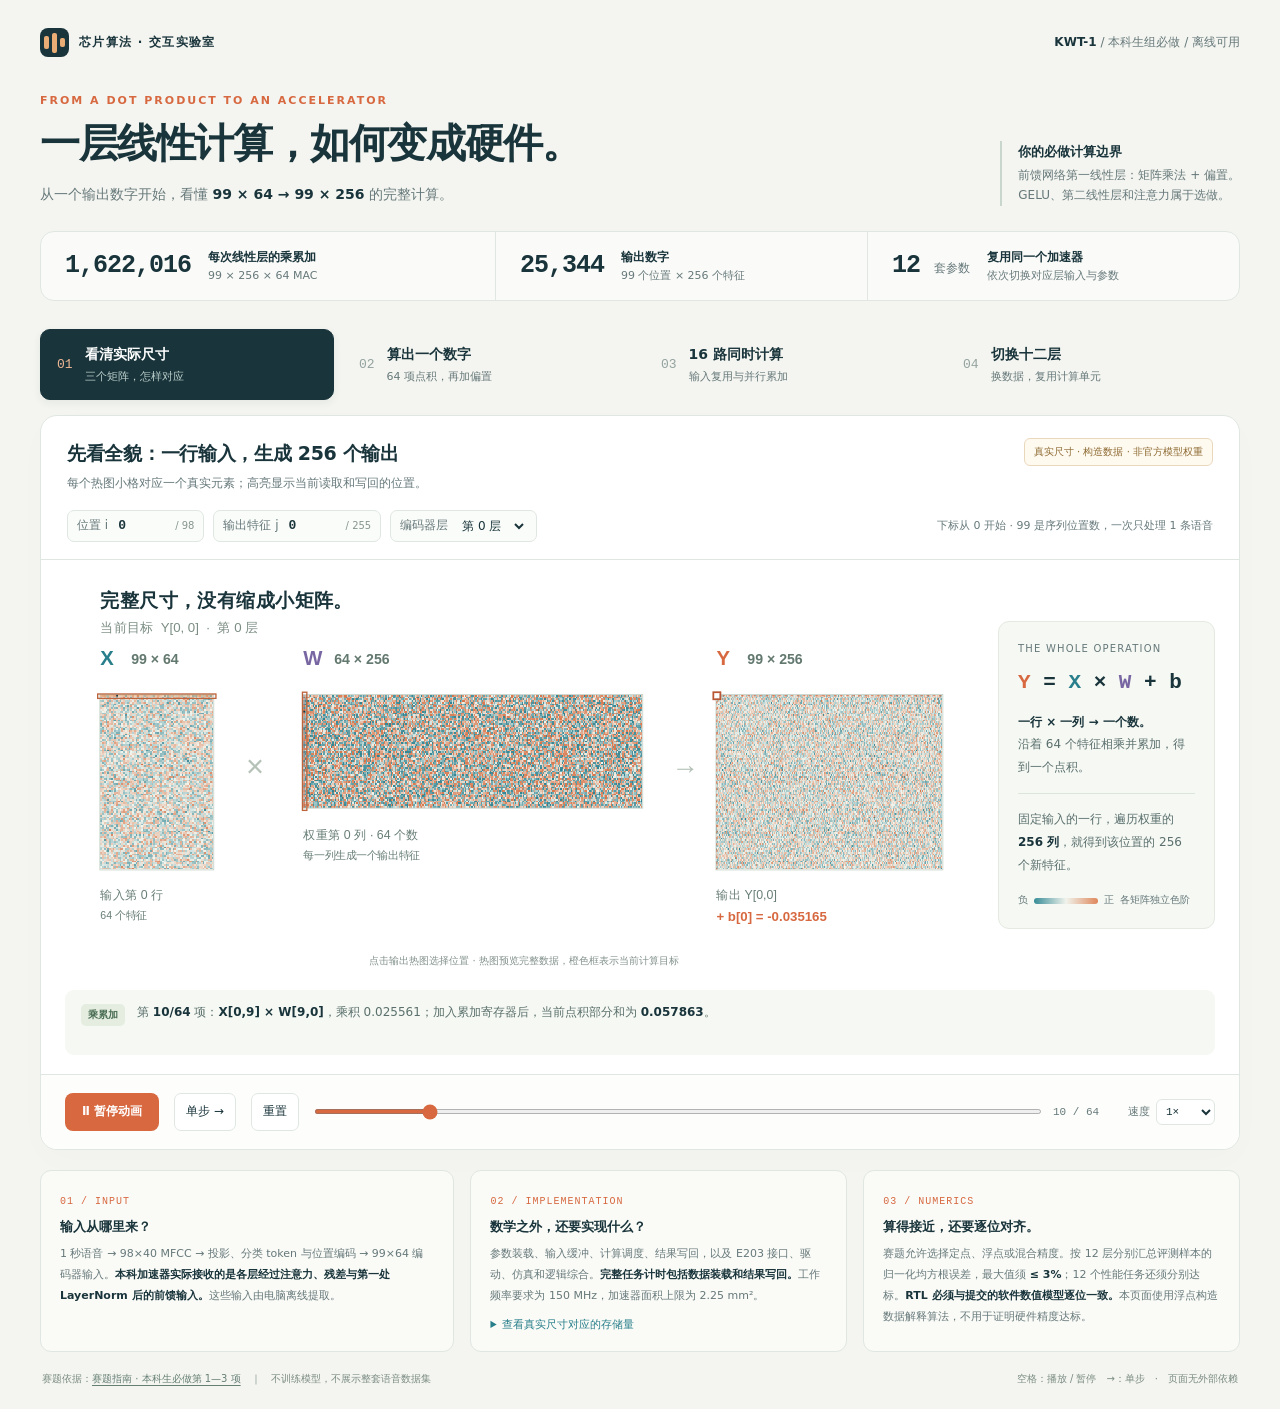
<file: C_work/output/本科生前馈线性层_交互动画.html>
<!doctype html>
<html lang="zh-CN">
<head>
<meta charset="utf-8">
<meta name="viewport" content="width=device-width,initial-scale=1">
<meta name="color-scheme" content="light">
<title>一层线性计算，如何变成硬件｜本科生算法交互实验室</title>
<style>
:root{--paper:#f4f5f0;--card:#fff;--ink:#19343b;--muted:#66787a;--line:#e0e7e2;--orange:#d76840;--soft:#fbede5;--teal:#287e8a;--tealsoft:#e8f3f2;--violet:#7866a2;--mono:"Cascadia Code",Consolas,"SFMono-Regular",monospace;--sans:"Segoe UI","Microsoft YaHei",system-ui,sans-serif}
*{box-sizing:border-box}body{margin:0;background:var(--paper);color:var(--ink);font-family:var(--sans);font-size:14px;line-height:1.65}button,input,select{font:inherit}button,select,input[type=range]{cursor:pointer}button{color:inherit}button:focus-visible,select:focus-visible,input:focus-visible,a:focus-visible{outline:3px solid #eaa470;outline-offset:3px}button{touch-action:manipulation}a{color:var(--teal);text-underline-offset:3px}button:disabled{cursor:default}.wrap{max-width:1376px;margin:auto;padding:28px 40px 22px}.topline{display:flex;align-items:center;justify-content:space-between;gap:16px}.brand{display:flex;align-items:center;gap:10px;font-size:12px;font-weight:750;letter-spacing:1.3px}.brandmark{width:29px;height:29px;display:grid;grid-template-columns:repeat(3,5px);gap:3px;align-items:center;justify-content:center;background:var(--ink);border-radius:8px}.brandmark i{display:block;background:#ebad76;border-radius:2px;height:13px}.brandmark i:nth-child(2){height:20px}.brandmark i:nth-child(3){height:9px}.topmeta{font-size:12px;color:var(--muted)}.topmeta b{font-weight:600;color:var(--ink)}.hero{display:flex;align-items:flex-end;justify-content:space-between;gap:28px;padding:35px 0 25px}.eyebrow{font-size:11px;letter-spacing:2px;color:var(--orange);font-weight:750;margin-bottom:9px}.hero h1{font-size:clamp(28px,3.15vw,43px);line-height:1.25;font-weight:750;letter-spacing:-1.4px;margin:0 0 13px}.hero p{margin:0;color:var(--muted);font-size:14px}.hero p strong{font-weight:600;color:var(--ink)}.scope{max-width:285px;border-left:2px solid #c8d6cd;padding-left:16px;font-size:12px;color:var(--muted)}.scope strong{display:block;font-size:13px;color:var(--ink);margin-bottom:4px}.facts{display:grid;grid-template-columns:1.22fr 1fr 1fr;border:1px solid var(--line);border-radius:14px;background:#fafbf8;margin:0 0 28px;overflow:hidden}.fact{padding:16px 24px;display:flex;align-items:center;gap:17px;min-width:0}.fact+.fact{border-left:1px solid var(--line)}.fact .n{font:600 25px/1.3 var(--mono);letter-spacing:-1px;white-space:nowrap}.fact .n small{font:12px var(--sans);letter-spacing:0;color:var(--muted)}.fact .caption{font-size:11px;color:var(--muted);line-height:1.6}.fact .caption strong{display:block;font-size:12px;color:var(--ink);font-weight:600}.chapters{display:grid;grid-template-columns:repeat(4,1fr);gap:8px;margin-bottom:15px}.chapter{border:1px solid transparent;border-radius:10px;text-align:left;padding:13px 16px;background:transparent;display:flex;gap:12px;align-items:center;transition:background .18s,border-color .18s}.chapter:hover{background:#e9eee8}.chapter[aria-selected=true]{background:var(--ink);color:white;border-color:var(--ink);box-shadow:0 3px 8px #19343b12}.chapter .number{font:13px var(--mono);color:#93a29f}.chapter[aria-selected=true] .number{color:#f1b895}.chapter strong{display:block;font-size:14px;font-weight:650}.chapter small{display:block;font-size:11px;color:var(--muted);margin-top:1px}.chapter[aria-selected=true] small{color:#bdd0cc}.lab{background:var(--card);border:1px solid var(--line);border-radius:17px;overflow:hidden;box-shadow:0 10px 35px #18352e04}.labhead{display:flex;align-items:flex-start;justify-content:space-between;gap:15px;padding:22px 26px 16px}.labhead h2{font-size:19px;margin:0 0 5px;letter-spacing:-.3px}.labhead p{font-size:12px;color:var(--muted);margin:0}.data-badge{border:1px solid #ead8bd;background:#fffaf0;color:#8d6a32;border-radius:6px;padding:5px 9px;font-size:10px;white-space:nowrap}.settings{display:flex;align-items:center;flex-wrap:wrap;gap:9px;padding:0 26px 17px;border-bottom:1px solid var(--line)}.setting{border:1px solid var(--line);border-radius:7px;background:#fafcf9;display:inline-flex;align-items:center;gap:8px;padding:5px 9px;font-size:12px}.setting label{color:var(--muted)}.setting input{width:51px;border:0;background:transparent;font:600 13px var(--mono);padding:2px;color:var(--ink)}.setting select{border:0;background:transparent;font-size:12px;color:var(--ink);max-width:115px;padding:2px}.setting .limit{font-size:10px;color:#879690}.settings .indexnote{margin-left:auto;font-size:11px;color:var(--muted)}.panel{padding:0 24px;min-height:430px}.panel[hidden]{display:none!important}.overview-layout{display:grid;grid-template-columns:minmax(0,1fr) 217px;align-items:center;gap:15px;min-height:430px}.canvasbox{width:100%;min-width:0}#matrixCanvas{width:100%;aspect-ratio:1040/440;display:block;cursor:crosshair}.canvasnote{font-size:10px;color:#82918c;text-align:center;margin:-2px 0 13px}.concept{padding:19px;background:#f5f8f3;border:1px solid #e4eae1;border-radius:11px}.concept .smalltitle{font-size:10px;color:var(--muted);letter-spacing:1.2px}.equation{font:600 21px/1.6 var(--mono);margin:9px 0 11px;white-space:nowrap}.xc{color:var(--teal)}.wc{color:var(--violet)}.yc{color:var(--orange)}.concept p{font-size:12px;line-height:1.9;margin:0;color:#5a6f6d}.concept p+p{margin-top:12px}.concept strong{color:var(--ink);font-weight:650}.concept hr{border:0;border-top:1px solid #dce5da;margin:14px 0}.legend{display:flex;align-items:center;gap:6px;font-size:10px;color:var(--muted);margin-top:16px}.legend .gradient{width:64px;height:6px;border-radius:5px;background:linear-gradient(90deg,#388c97,#f0f3ec,#df875b)}.dot-layout{display:grid;grid-template-columns:minmax(0,1.35fr) minmax(260px,1fr);gap:25px;padding:21px 0}.minihead{display:flex;justify-content:space-between;align-items:center;margin-bottom:11px;font-size:12px}.minihead strong{font-weight:650}.minihead span{font:11px var(--mono);color:var(--muted)}.term-table{border-collapse:separate;border-spacing:0;width:100%;font:12px var(--mono);table-layout:fixed}.term-table th{text-align:right;font-weight:500;font-size:10px;padding:8px 10px;border-bottom:1px solid var(--line);color:var(--muted);background:#fafbf9}.term-table th:first-child,.term-table td:first-child{text-align:left;width:43px}.term-table td{text-align:right;padding:6px 10px;border-bottom:1px solid #edf0eb;height:32px;transition:background .12s}.term-table tr.pending{color:#8d9b96}.term-table tr.done td{background:#f0f6f2}.term-table tr.current td{background:#faeee5;color:#9b4e2f;font-weight:650}.term-table tr.current td:first-child{box-shadow:inset 3px 0 var(--orange)}.termsnote{font-size:10px;color:var(--muted);margin:9px 0 0}.accumulator{background:var(--ink);border-radius:13px;padding:23px;color:white;display:flex;flex-direction:column;justify-content:space-between;min-width:0}.accumulator .label{font-size:10px;letter-spacing:1.3px;color:#b5c8c4}.accumulator .formula{font:14px/1.8 var(--mono);color:#e9ba94;margin:9px 0 16px}.accvalue{font:500 clamp(26px,3vw,40px)/1.3 var(--mono);letter-spacing:-1.5px;overflow-wrap:anywhere}.accsub{font-size:11px;color:#a8bfba;margin-top:5px}.accsteps{border-top:1px solid #3b5256;margin:18px 0 0;padding-top:13px}.accrow{display:flex;align-items:center;justify-content:space-between;gap:12px;font-size:11px;margin:8px 0;color:#b4c8c2}.accrow code{font:12px var(--mono);color:white}.accrow.result{border-top:1px solid #3b5256;margin-top:12px;padding-top:12px;color:#edbb96}.accrow.result code{color:#edbb96;font-size:15px}.dots64{display:grid;grid-template-columns:repeat(16,1fr);gap:4px;margin-top:16px}.dotcell{height:6px;border-radius:2px;background:#476164}.dotcell.done{background:#8eb8ae}.dotcell.current{background:#f0b181}.parallel-layout{display:grid;grid-template-columns:minmax(0,1fr) 230px;gap:22px;padding:22px 0}.broadcast{display:flex;align-items:center;gap:13px;background:var(--tealsoft);border:1px solid #d6e7e3;border-radius:9px;padding:10px 14px;margin-bottom:20px;font-size:12px;position:relative}.broadcast:after{content:"";position:absolute;width:1px;height:20px;background:#afccc5;left:50%;bottom:-21px}.broadcast b{font:600 15px var(--mono);color:var(--teal)}.broadcast small{color:var(--muted);font-size:10px;margin-left:auto}.lanes{display:grid;grid-template-columns:repeat(4,1fr);gap:9px}.lane{border:1px solid var(--line);background:#fafbf8;border-radius:8px;padding:10px 11px;min-width:0}.lane.active{background:#fff5eb;border-color:#e9b890}.lane.selected{box-shadow:inset 0 0 0 1px var(--orange)}.lane .lanetitle{display:flex;justify-content:space-between;align-items:center;font-size:10px;color:var(--muted)}.lane .lanetitle b{font:600 11px var(--mono);color:var(--ink)}.lane .weight{font:10px var(--mono);color:var(--violet);margin:4px 0}.lane .laneacc{font:600 16px/1.5 var(--mono);color:var(--ink);letter-spacing:-.6px}.parallelnote{font-size:10px;color:var(--muted);margin:11px 0 0}.metricbox{background:#f5f7f2;border:1px solid var(--line);border-radius:11px;padding:18px;align-self:stretch}.metricbox .kicker{font-size:11px;color:var(--muted)}.metricbox .big{font:600 31px/1.4 var(--mono);letter-spacing:-1.3px;margin:5px 0}.metricbox .unit{font-size:10px;color:var(--muted)}.metricbox .metricformula{font:11px/1.9 var(--mono);border-top:1px solid #dfe6db;margin-top:15px;padding-top:13px}.metricbox p{font-size:11px;line-height:1.85;color:var(--muted);margin:10px 0 0}.layer-layout{padding:22px 0}.layer-selector{display:grid;grid-template-columns:repeat(12,1fr);gap:7px;margin-bottom:22px}.layerbtn{padding:9px 3px;border:1px solid var(--line);border-radius:8px;background:#fafbf8;font:13px var(--mono);position:relative}.layerbtn small{display:block;font:9px var(--sans);color:var(--muted);margin-bottom:2px}.layerbtn[aria-pressed=true]{background:var(--ink);color:white;border-color:var(--ink)}.layerbtn[aria-pressed=true] small{color:#b5c8c4}.layerbtn.completed:after{content:"✓";font:9px var(--sans);position:absolute;right:3px;top:1px;color:var(--teal)}.layerbtn[aria-pressed=true].completed:after{color:#d4c199}.layer-flow{display:grid;grid-template-columns:1fr 30px 1.2fr 30px 1fr;align-items:stretch;gap:0}.flowcard{padding:20px;border:1px solid var(--line);border-radius:11px;background:#f9fbf8}.flowcard.active{border-color:#d9a17c;background:#fff6ec}.flowcard .flowlabel{font-size:10px;letter-spacing:1px;color:var(--muted)}.flowcard h3{font-size:16px;margin:7px 0 10px}.flowcard code{display:block;font:12px/1.9 var(--mono);color:var(--teal)}.flowcard p{font-size:11px;line-height:1.85;color:var(--muted);margin:10px 0 0}.flowcard.engine{background:var(--ink);color:white;border-color:var(--ink)}.flowcard.engine.active{box-shadow:0 0 0 3px #ead2bc}.flowcard.engine .flowlabel,.flowcard.engine p{color:#b3c9c2}.flowcard.engine code{color:#efba91}.flowarrow{align-self:center;text-align:center;font-size:20px;color:#a8b9af}.engineprogress{height:5px;border-radius:4px;background:#496063;margin-top:15px;overflow:hidden}.engineprogress i{display:block;height:100%;background:#eeb084;width:0;transition:width .12s}.layer-warning{display:flex;align-items:flex-start;gap:12px;border:1px dashed #d7ddd2;background:#f9faf5;border-radius:8px;padding:13px 16px;margin-top:20px;font-size:12px;color:var(--muted)}.layer-warning b{color:var(--ink);white-space:nowrap;font-weight:650}.layer-warning p{margin:0}.layer-warning code{font-family:var(--mono);color:var(--ink)}.narrator{margin:0 24px;background:#f5f8f3;border-radius:9px;display:flex;gap:12px;align-items:flex-start;padding:13px 16px;min-height:65px}.phasepill{font-size:10px;white-space:nowrap;border-radius:5px;background:#e4ede0;color:#4b6e54;padding:3px 7px;font-weight:650;margin-top:1px}.narrator p{margin:0;font-size:12px;color:#5b706c}.narrator p b{color:var(--ink);font-weight:650}.transport{padding:18px 24px;display:flex;gap:15px;align-items:center;border-top:1px solid var(--line);margin-top:19px;background:#fdfefb}.playbtn{border:0;border-radius:8px;background:var(--orange);color:white;font-size:12px;padding:9px 15px;min-width:94px;font-weight:650;white-space:nowrap}.playbtn:hover{background:#bd5733}.plainbtn{border:1px solid var(--line);border-radius:7px;background:white;padding:8px 11px;font-size:12px;white-space:nowrap}.plainbtn:hover{background:#f1f5ed}.scrubber{flex:1;display:flex;align-items:center;gap:11px;min-width:130px}.scrubber input{width:100%;accent-color:var(--orange);height:5px;margin:0}.scrubber span{font:11px var(--mono);white-space:nowrap;min-width:60px;color:var(--muted)}.speedcontrol{display:flex;gap:6px;align-items:center;color:var(--muted);font-size:11px;white-space:nowrap}.speedcontrol select{border:1px solid var(--line);border-radius:6px;padding:5px;background:white;color:var(--ink);font:11px var(--mono)}.extras{display:grid;grid-template-columns:1.1fr 1fr 1fr;gap:16px;margin-top:20px}.explain-card{border:1px solid var(--line);border-radius:11px;padding:17px 19px;background:#fafbf7}.explain-card .eyelabel{font:10px var(--mono);color:var(--orange);letter-spacing:1px}.explain-card h3{font-size:13px;margin:5px 0 7px}.explain-card p{font-size:11px;color:var(--muted);margin:0;line-height:1.9}.explain-card strong{font-weight:650;color:var(--ink)}.explain-card details{margin-top:9px;font-size:11px;color:var(--muted)}.explain-card summary{cursor:pointer;color:var(--teal)}.memorytable{font-size:10px;width:100%;border-collapse:collapse;margin-top:9px}.memorytable th,.memorytable td{text-align:left;padding:4px 0;border-bottom:1px solid var(--line);font-weight:400}.memorytable td:last-child{text-align:right;font-family:var(--mono)}.footer{display:flex;justify-content:space-between;gap:20px;padding:19px 2px 0;font-size:10px;color:#7a8b83}.footer a{color:#657f75}.sr-only{position:absolute;width:1px;height:1px;padding:0;margin:-1px;overflow:hidden;clip:rect(0,0,0,0);white-space:nowrap;border:0}@media(min-width:1500px){.wrap{padding-top:35px}.hero{padding-top:40px}}@media(max-width:1100px){.wrap{padding:23px}.overview-layout{grid-template-columns:minmax(0,1fr) 185px;gap:5px}.concept{padding:14px}.chapter{padding:12px}.parallel-layout{grid-template-columns:minmax(0,1fr) 200px;gap:15px}.lane{padding:8px}.lane .laneacc{font-size:14px}.fact{padding:15px 18px;gap:12px}.fact .n{font-size:21px}.hero .scope{max-width:235px}.settings .indexnote{display:none}.flowcard{padding:16px}.extras{gap:12px}.explain-card{padding:15px}}
@media(max-width:800px){.hero{display:block;padding:27px 0 20px}.scope{display:none}.facts{grid-template-columns:1fr 1fr 1fr;margin-bottom:19px}.fact{display:block;padding:12px 14px}.fact .n{font-size:20px;margin-bottom:4px}.fact .caption strong{font-size:10px}.fact .caption{font-size:10px}.chapters{gap:5px}.chapter{padding:10px 8px;gap:7px}.chapter strong{font-size:12px}.chapter small{font-size:9px}.overview-layout{grid-template-columns:1fr;gap:0;min-height:0;padding:8px 0 18px}.concept{display:flex;flex-wrap:wrap;align-items:center;gap:10px;padding:12px 15px}.concept .smalltitle{display:none}.concept .equation{margin:0;font-size:18px}.concept p{font-size:11px;flex:1;min-width:180px}.concept p+p{margin-top:0}.concept hr,.concept .legend{display:none}.dot-layout{grid-template-columns:minmax(0,1.15fr) minmax(220px,1fr);gap:15px}.term-table td,.term-table th{padding-left:6px;padding-right:6px;font-size:10px}.accumulator{padding:18px}.accvalue{font-size:27px}.parallel-layout{grid-template-columns:1fr}.lanes{grid-template-columns:repeat(4,1fr)}.metricbox{display:flex;gap:14px;align-items:center;padding:13px}.metricbox .big{font-size:23px;margin:0}.metricbox .metricformula{border:0;margin:0;padding:0}.metricbox p{margin:0;flex:1;font-size:10px}.metricbox .unit{display:none}.extras{grid-template-columns:1fr 1fr}.explain-card:last-child{grid-column:1/-1}.labhead{padding:19px 20px 13px}.panel{padding:0 20px}.settings{padding:0 20px 15px}.transport{gap:9px;padding:16px 20px}.plainbtn{padding:8px}.narrator{margin:0 20px}.layer-selector{gap:4px}.layer-flow{grid-template-columns:1fr 22px 1fr 22px 1fr}.flowcard{padding:13px}.flowcard h3{font-size:14px}.flowcard code{font-size:10px}.flowcard p{font-size:10px}.footer{flex-wrap:wrap;gap:6px}}
@media(max-width:570px){.wrap{padding:18px 13px}.topmeta{font-size:10px}.brand{font-size:10px;letter-spacing:.8px}.hero h1{font-size:29px;letter-spacing:-.9px}.hero p{font-size:12px}.facts{border-radius:10px}.fact{padding:10px 9px}.fact .n{font-size:16px}.fact .n small{font-size:9px}.fact .caption{font-size:9px}.fact .caption strong{font-size:9px}.chapters{grid-template-columns:1fr 1fr;gap:6px}.chapter{padding:10px 12px}.chapter strong{font-size:12px}.chapter small{font-size:10px}.lab{border-radius:12px}.labhead{padding:16px 14px 12px;display:block}.labhead h2{font-size:17px}.labhead p{font-size:11px}.data-badge{display:inline-block;margin-top:9px;font-size:9px}.settings{padding:0 14px 12px;gap:6px}.setting{padding:4px 7px;gap:5px;font-size:11px}.setting input{width:42px;font-size:12px}.setting .limit{display:none}.panel{padding:0 13px;min-height:0}.canvasnote{font-size:9px}.dot-layout{grid-template-columns:1fr;padding:16px 0;gap:16px}.term-table td,.term-table th{font-size:11px}.accumulator{padding:19px}.accvalue{font-size:36px}.accumulator .formula{margin-bottom:10px}.accsteps{margin-top:12px}.dot-layout .dots64{margin-top:12px}.lanes{gap:6px}.lane{padding:7px 6px}.lane .lanetitle{font-size:8px}.lane .lanetitle b{font-size:9px}.lane .weight{font-size:8px}.lane .laneacc{font-size:12px;letter-spacing:-.4px}.broadcast{padding:10px;font-size:10px;gap:7px}.broadcast b{font-size:12px}.broadcast small{font-size:8px}.parallel-layout{padding:16px 0}.metricbox{flex-wrap:wrap;gap:8px 15px}.metricbox p{min-width:100%;font-size:10px}.metricbox .big{font-size:24px}.metricbox .metricformula{margin-left:auto;text-align:right}.layer-selector{grid-template-columns:repeat(6,1fr);margin-bottom:17px;gap:6px}.layerbtn{padding:7px}.layer-flow{grid-template-columns:1fr;gap:7px}.flowarrow{transform:rotate(90deg);height:20px;line-height:20px}.flowcard{padding:13px 16px}.flowcard h3{font-size:15px;margin:4px 0 5px}.flowcard code{font-size:11px}.flowcard p{font-size:10px;margin-top:5px}.layer-warning{display:block;padding:11px 13px;font-size:11px}.layer-warning b{display:block;margin-bottom:3px}.layer-layout{padding-top:16px}.narrator{margin:0 13px;padding:11px 12px;gap:8px;min-height:80px}.narrator p{font-size:11px}.phasepill{font-size:9px;padding:3px 5px}.transport{padding:13px;display:grid;grid-template-columns:auto auto auto 1fr;gap:10px 8px;margin-top:15px}.playbtn{min-width:85px;padding:8px 11px;font-size:11px}.plainbtn{font-size:11px;padding:7px 9px}.scrubber{grid-row:2;grid-column:1/-1;min-width:0;margin:2px 0}.speedcontrol{justify-content:flex-end;font-size:10px;gap:3px}.speedcontrol select{font-size:10px;max-width:57px}.extras{grid-template-columns:1fr;margin-top:14px;gap:9px}.explain-card:last-child{grid-column:auto}.explain-card{padding:13px 15px}.explain-card h3{margin:3px 0 5px}.footer{font-size:9px;padding-top:15px}.topmeta .desktopmeta{display:none}}
@media(prefers-reduced-motion:reduce){*{transition:none!important;scroll-behavior:auto!important}}
.hero h1 span{display:inline-block}
</style>
</head>
<body>
<main class="wrap">
  <header class="topline"><div class="brand"><span class="brandmark" aria-hidden="true"><i></i><i></i><i></i></span>芯片算法 · 交互实验室</div><div class="topmeta"><b>KWT-1</b> <span class="desktopmeta">/ 本科生组必做</span> / 离线可用</div></header>
  <section class="hero"><div><div class="eyebrow">FROM A DOT PRODUCT TO AN ACCELERATOR</div><h1><span>一层线性计算，</span><wbr><span>如何变成硬件。</span></h1><p>从一个输出数字开始，看懂 <strong>99 × 64 → 99 × 256</strong> 的完整计算。</p></div><div class="scope"><strong>你的必做计算边界</strong>前馈网络第一线性层：矩阵乘法 + 偏置。<br>GELU、第二线性层和注意力属于选做。</div></section>
  <section class="facts" aria-label="实际任务规模"><div class="fact"><div class="n">1,622,016</div><div class="caption"><strong>每次线性层的乘累加</strong>99 × 256 × 64 MAC</div></div><div class="fact"><div class="n">25,344</div><div class="caption"><strong>输出数字</strong>99 个位置 × 256 个特征</div></div><div class="fact"><div class="n">12 <small>套参数</small></div><div class="caption"><strong>复用同一个加速器</strong>依次切换对应层输入与参数</div></div></section>
  <nav class="chapters" role="tablist" aria-label="动画章节">
    <button class="chapter" id="tab-0" role="tab" aria-selected="true" aria-controls="panel-0" data-tab="0"><span class="number">01</span><span><strong>看清实际尺寸</strong><small>三个矩阵，怎样对应</small></span></button>
    <button class="chapter" id="tab-1" role="tab" aria-selected="false" aria-controls="panel-1" data-tab="1" tabindex="-1"><span class="number">02</span><span><strong>算出一个数字</strong><small>64 项点积，再加偏置</small></span></button>
    <button class="chapter" id="tab-2" role="tab" aria-selected="false" aria-controls="panel-2" data-tab="2" tabindex="-1"><span class="number">03</span><span><strong>16 路同时计算</strong><small>输入复用与并行累加</small></span></button>
    <button class="chapter" id="tab-3" role="tab" aria-selected="false" aria-controls="panel-3" data-tab="3" tabindex="-1"><span class="number">04</span><span><strong>切换十二层</strong><small>换数据，复用计算单元</small></span></button>
  </nav>
  <section class="lab" aria-label="交互式算法动画">
    <div class="labhead"><div><h2 id="chapterTitle">先看全貌：一行输入，生成 256 个输出</h2><p id="chapterSubtitle">每个热图小格对应一个真实元素；高亮显示当前读取和写回的位置。</p></div><span class="data-badge">真实尺寸 · 构造数据 · 非官方模型权重</span></div>
    <div class="settings"><div class="setting"><label for="rowInput">位置 i</label><input id="rowInput" type="number" min="0" max="98" value="0"><span class="limit">/ 98</span></div><div class="setting"><label for="colInput">输出特征 j</label><input id="colInput" type="number" min="0" max="255" value="0"><span class="limit">/ 255</span></div><div class="setting"><label for="layerInput">编码器层</label><select id="layerInput" aria-label="选择编码器层"></select></div><span class="indexnote">下标从 0 开始 · 99 是序列位置数，一次只处理 1 条语音</span></div>
    <div class="panel" id="panel-0" role="tabpanel" aria-labelledby="tab-0">
      <div class="overview-layout"><div class="canvasbox"><canvas id="matrixCanvas" aria-label="完整的99乘64输入、64乘256权重和99乘256输出热图。可点击输出热图选择计算位置。"></canvas><p class="canvasnote">点击输出热图选择位置 · 热图预览完整数据，橙色框表示当前计算目标</p></div><aside class="concept"><div class="smalltitle">THE WHOLE OPERATION</div><div class="equation"><span class="yc">Y</span> = <span class="xc">X</span> × <span class="wc">W</span> + b</div><p><strong>一行 × 一列 → 一个数。</strong><br>沿着 64 个特征相乘并累加，得到一个点积。</p><hr><p>固定输入的一行，遍历权重的 <strong>256 列</strong>，就得到该位置的 256 个新特征。</p><div class="legend"><span>负</span><span class="gradient"></span><span>正</span><span>各矩阵独立色阶</span></div></aside></div>
    </div>
    <div class="panel" id="panel-1" role="tabpanel" aria-labelledby="tab-1" hidden>
      <div class="dot-layout"><div><div class="minihead"><strong>64 项点积，逐项展开</strong><span id="termWindow">k = 0 … 7 / 63</span></div><table class="term-table"><thead><tr><th>k</th><th id="xHeading">X[0,k]</th><th id="wHeading">W[k,0]</th><th>乘积</th></tr></thead><tbody id="termBody"></tbody></table><p class="termsnote">每次展示 8 项，随动画切换；计算始终使用全部 64 项。显示数值保留 6 位小数。</p></div><div class="accumulator"><div><div class="label">ACCUMULATOR / 累加寄存器</div><div class="formula" id="dotFormula">Y[0,0] = Σ X[0,k]·W[k,0] + b[0]</div><div class="accvalue" id="accValue">0.000000</div><div class="accsub" id="accSub">尚未读取第 0 项</div></div><div><div class="accsteps"><div class="accrow"><span>点积 Σ，64 项</span><code id="dotTotal">—</code></div><div class="accrow"><span id="biasLabel">偏置 b[0]</span><code id="biasValue">—</code></div><div class="accrow result"><span id="resultLabel">最终 Y[0,0]</span><code id="finalValue">等待计算</code></div></div><div class="dots64" id="dots64" aria-label="64项点积进度"></div></div></div></div>
    </div>
    <div class="panel" id="panel-2" role="tabpanel" aria-labelledby="tab-2" hidden>
      <div class="parallel-layout"><div><div class="broadcast"><span>同一个输入广播到 16 路</span><b id="broadcastValue">X[0,0]</b><small id="parallelStep">准备开始</small></div><div class="lanes" id="lanes"></div><p class="parallelnote">每一路有独立累加寄存器。橙色细框对应上方选择的输出特征 j。</p></div><aside class="metricbox"><div><div class="kicker">整次任务的理想乘累加周期</div><div class="big">101,376</div><div class="unit">在 150 MHz 下约 0.676 ms</div></div><div class="metricformula">256 ÷ 16 = 16 组 / 行<br>99 × 16 × 64 拍<br><b>≈ 0.676 ms @ 150 MHz</b></div><p id="groupStatus">当前第 1 / 16 组，每组输出 16 个数。</p><p>假定每拍可提供 16 个权重且无停顿。上述时间仅含理想乘累加；装载、偏置、写回和 E203 调度另计。</p></aside></div>
    </div>
    <div class="panel" id="panel-3" role="tabpanel" aria-labelledby="tab-3" hidden>
      <div class="layer-layout"><div class="layer-selector" id="layerButtons" aria-label="十二层参数选择"></div><div class="layer-flow"><div class="flowcard" id="loadCard"><div class="flowlabel">01 / LOAD</div><h3 id="loadTitle">装载第 0 层数据</h3><code id="loadShapes">X₀ : 99 × 64<br>W₀ : 64 × 256<br>b₀ : 256</code><p>电脑提取对应层输入；E203 负责搬运输入、权重和偏置。</p></div><div class="flowarrow" aria-hidden="true">→</div><div class="flowcard engine" id="engineCard"><div class="flowlabel">02 / COMPUTE</div><h3>复用同一个线性加速器</h3><code id="layerEquation">Y₀ = X₀ × W₀ + b₀</code><p>输入缓冲 → 乘累加阵列 → 偏置处理<br>每层形状相同，输入和参数不同。</p><div class="engineprogress"><i id="engineBar"></i></div></div><div class="flowarrow" aria-hidden="true">→</div><div class="flowcard" id="writeCard"><div class="flowlabel">03 / WRITE BACK</div><h3 id="writeTitle">写回第 0 层结果</h3><code id="writeShape">Y₀ : 99 × 256</code><p>完成状态置位，再为下一层装载对应的数据和参数。</p></div></div><div class="layer-warning"><b>这里不是直接串接。</b><p><code>99×256</code> 的输出不能直接作为下一层的 <code>99×64</code> 输入。两者之间还有模型的其他运算；本科必做验证时，在电脑上提取各层的真实前馈输入。此处按独立构造数据演示参数切换。</p></div><p class="termsnote">本段展示装载、计算、写回的流程，动画阶段长度不代表实际耗时；前面两段才是逐项点积。</p></div>
    </div>
    <div class="narrator"><span class="phasepill" id="phasePill">准备读取</span><p id="narration">选择输入的一行与权重的一列，开始计算一个输出数字。</p></div>
    <div class="transport"><button class="playbtn" id="playBtn" type="button">▶ 播放演示</button><button class="plainbtn" id="stepBtn" type="button" title="键盘右箭头">单步 →</button><button class="plainbtn" id="resetBtn" type="button">重置</button><label class="scrubber"><span class="sr-only">动画进度</span><input id="progress" type="range" min="0" max="66" value="0" aria-label="动画进度，0至64为乘累加，65加偏置，66写回"><span id="progressText">00 / 64</span></label><label class="speedcontrol" for="speed">速度<select id="speed"><option value="0.5">0.5×</option><option value="1" selected>1×</option><option value="2">2×</option><option value="4">4×</option></select></label></div>
  </section>
  <section class="extras" aria-label="理解赛题的三个要点"><article class="explain-card"><span class="eyelabel">01 / INPUT</span><h3>输入从哪里来？</h3><p>1 秒语音 → 98×40 MFCC → 投影、分类 token 与位置编码 → 99×64 编码器输入。<strong>本科加速器实际接收的是各层经过注意力、残差与第一处 LayerNorm 后的前馈输入。</strong>这些输入由电脑离线提取。</p></article><article class="explain-card"><span class="eyelabel">02 / IMPLEMENTATION</span><h3>数学之外，还要实现什么？</h3><p>参数装载、输入缓冲、计算调度、结果写回，以及 E203 接口、驱动、仿真和逻辑综合。<strong>完整任务计时包括数据装载和结果写回。</strong>工作频率要求为 150 MHz，加速器面积上限为 2.25 mm²。</p><details><summary>查看真实尺寸对应的存储量</summary><p>仅假设输入、权重、偏置、输出均按 16 位保存；不是规定格式，累加器通常需要更宽。</p><table class="memorytable"><thead><tr><th>数据</th><th>元素数</th><th>16位存储</th></tr></thead><tbody><tr><td>X</td><td>6,336</td><td>12.375 KiB</td></tr><tr><td>W</td><td>16,384</td><td>32 KiB</td></tr><tr><td>b</td><td>256</td><td>0.5 KiB</td></tr><tr><td>Y</td><td>25,344</td><td>49.5 KiB</td></tr><tr><td>合计</td><td>48,320</td><td>94.375 KiB</td></tr></tbody></table></details></article><article class="explain-card"><span class="eyelabel">03 / NUMERICS</span><h3>算得接近，还要逐位对齐。</h3><p>赛题允许选择定点、浮点或混合精度。按 12 层分别汇总评测样本的归一化均方根误差，最大值须 <strong>≤ 3%</strong>；12 个性能任务还须分别达标。<strong>RTL 必须与提交的软件数值模型逐位一致。</strong>本页面使用浮点构造数据解释算法，不用于证明硬件精度达标。</p></article></section>
  <footer class="footer"><span>赛题依据：<a href="../嵌赛芯片设计赛道题目.pdf" target="_blank" rel="noopener">赛题指南 · 本科生必做第 1—3 项</a>　｜　不训练模型，不展示整套语音数据集</span><span>空格：播放 / 暂停　→：单步　·　页面无外部依赖</span></footer>
</main>
<script>
(() => {
  'use strict';
  const N=99,K=64,M=256,LANES=16;
  const $=id=>document.getElementById(id);
  const fmt=(v,d=6)=>Math.abs(v)<0.5*Math.pow(10,-d)?(0).toFixed(d):v.toFixed(d);
  const clamp=(v,min,max)=>Math.max(min,Math.min(max,v));
  const sub=n=>String(n).replace(/\d/g,d=>'₀₁₂₃₄₅₆₇₈₉'[Number(d)]);
  const cache=new Map(),completed=new Set();
  const state={tab:0,row:0,col:0,layer:0,step:0,playing:false,speed:1};
  const titles=['先看全貌：一行输入，生成 256 个输出','只算一个数：64 次相乘、累加，再加偏置','相同的输入广播，16 个输出同时累加','12 套输入与参数，复用同一块计算硬件'];
  const subtitles=['每个热图小格对应一个真实元素；高亮显示当前读取和写回的位置。','完整数据维度不变。这里只展开所选输出对应的 64 项，避免铺满整个数据集。','一种可实现的并行方案：16 个乘法器 + 16 个累加寄存器，沿输出特征方向并行。','每层都计算 99×64 乘 64×256 加偏置；数据逐层更换，不需要复制 12 套硬件。'];
  let dataset,heatmaps,lastTick=0,canvasLayout=null;
  function seeded(seed){let a=seed>>>0;return ()=>{a=(Math.imul(1664525,a)+1013904223)>>>0;return a/4294967296;};}
  function makeData(layer){
    if(cache.has(layer))return cache.get(layer);
    const rand=seeded(20261017+layer*7919),X=new Float64Array(N*K),W=new Float64Array(K*M),b=new Float64Array(M),Y=new Float64Array(N*M);
    for(let i=0;i<X.length;i++)X[i]=(rand()+rand()+rand()+rand()+rand()+rand()-3)*1.4;
    for(let i=0;i<W.length;i++)W[i]=(rand()-.5)*.26;
    for(let j=0;j<M;j++)b[j]=(rand()-.5)*.08;
    // 每个输出都完整累加64项，再加一次偏置；没有缩小矩阵。
    for(let i=0;i<N;i++)for(let j=0;j<M;j++){let acc=0;for(let k=0;k<K;k++)acc+=X[i*K+k]*W[k*M+j];Y[i*M+j]=acc+b[j];}
    const result={X,W,b,Y};cache.set(layer,result);return result;
  }
  function heat(data,rows,cols){
    const c=document.createElement('canvas');c.width=cols;c.height=rows;const ctx=c.getContext('2d'),im=ctx.createImageData(cols,rows);
    let max=0;for(const v of data)max=Math.max(max,Math.abs(v));
    for(let n=0;n<data.length;n++){const t=Math.pow(Math.min(1,Math.abs(data[n])/max),.7),end=data[n]<0?[49,131,145]:[215,117,74];for(let z=0;z<3;z++)im.data[n*4+z]=Math.round([242,246,239][z]*(1-t)+end[z]*t);im.data[n*4+3]=255;}
    ctx.putImageData(im,0,0);return c;
  }
  function selectData(){dataset=makeData(state.layer);heatmaps={X:heat(dataset.X,N,K),W:heat(dataset.W,K,M),Y:heat(dataset.Y,N,M)};}
  function partial(j,n){let a=0;for(let k=0;k<n;k++)a+=dataset.X[state.row*K+k]*dataset.W[k*M+j];return a;}
  function phase(){return state.step===0?'准备读取':state.step<=64?'乘累加':state.step===65?'加偏置':'写回结果';}
  function updateSettings(){$('rowInput').value=state.row;$('colInput').value=state.col;$('layerInput').value=state.layer;}
  function describe(){
    const {row:i,col:j,step:s,layer:l}=state,k=Math.max(0,s-1),n=Math.min(s,64);
    let tag=phase(),text='';
    if(state.tab===3){
      tag=s===0?'准备装载':s<=8?'装载数据':s<=64?'硬件计算':s===65?'加偏置':'写回结果';
      text=s===0?`准备第 <b>${l}</b> 层的输入 X${sub(l)}、权重 W${sub(l)} 和偏置 b${sub(l)}。它们与其他层各自独立。`:s<=8?`E203 将第 <b>${l}</b> 层数据送入缓冲区：输入 <b>6,336</b> 个数、权重 <b>16,384</b> 个数、偏置 <b>256</b> 个数。`:s<=64?`复用相同的乘累加阵列，完成第 <b>${l}</b> 层的 <b>1,622,016 次乘累加</b>；这段是整层流程示意，不是单个输出的逐拍计时。`:s===65?`把对应的 <b>256 个偏置</b> 加到每一行的相应列上。各输出偏置只加一次。`:`第 <b>${l}</b> 层得到 <b>99×256</b> 输出并写回。下一层会重新装载它自己对应的 99×64 输入，不直接接用此矩阵。`;
    }else if(state.tab===2){
      const start=Math.floor(j/LANES)*LANES;
      text=s===0?`准备同时计算 <b>Y[${i},${start}…${start+15}]</b>。16 路共用同一行输入，每一路读取权重的不同列。`:s<=64?`第 <b>${s}/64</b> 个乘累加拍：把 <b>X[${i},${k}] = ${fmt(dataset.X[i*K+k])}</b> 同时送给 16 个乘法器；分别乘以该行的 16 个权重，并更新 16 个累加值。`:s===65?`64 项已经全部累加。现在分别加上 <b>b[${start}…${start+15}]</b>，得到 16 个输出。偏置处理的实际周期由硬件结构决定。`:`写回 <b>Y[${i},${start}…${start+15}]</b> 共 16 个数。每行需要 <b>16 组</b>，全部 99 行需要 <b>1,584 组</b>。`;
    }else{
      text=s===0?`选定输入第 <b>${i}</b> 行和权重第 <b>${j}</b> 列：各取 64 个数，目标是 <b>Y[${i},${j}]</b>。点击播放或单步开始。`:s<=64?`第 <b>${s}/64</b> 项：<b>X[${i},${k}] × W[${k},${j}]</b>，乘积 ${fmt(dataset.X[i*K+k]*dataset.W[k*M+j])}；加入累加寄存器后，当前点积部分和为 <b>${fmt(partial(j,n))}</b>。`:s===65?`64 项点积已经得到 <b>${fmt(partial(j,64))}</b>，再加一次偏置 <b>b[${j}] = ${fmt(dataset.b[j])}</b>，得到 <b>${fmt(dataset.Y[i*M+j])}</b>。`:`把 <b>${fmt(dataset.Y[i*M+j])}</b> 写入 <b>Y[${i},${j}]</b>。固定这一行，遍历权重 256 列；再对全部 99 行重复。`;
    }
    $('phasePill').textContent=tag;$('narration').innerHTML=text;
  }
  function renderDot(){
    const {row:i,col:j,step:s}=state,n=Math.min(s,64),active=clamp(s-1,0,63),start=Math.floor(active/8)*8;
    $('xHeading').textContent=`X[${i},k]`;$('wHeading').textContent=`W[k,${j}]`;$('termWindow').textContent=`k = ${start} … ${start+7} / 63`;
    let rows='';for(let k=start;k<start+8;k++){const x=dataset.X[i*K+k],w=dataset.W[k*M+j],cls=s>0&&k===active&&s<=64?'current':k<n?'done':'pending';rows+=`<tr class="${cls}"><td>${String(k).padStart(2,'0')}</td><td>${fmt(x)}</td><td>${fmt(w)}</td><td>${fmt(x*w)}</td></tr>`;}$('termBody').innerHTML=rows;
    $('dotFormula').textContent=`Y[${i},${j}] = Σ X[${i},k]·W[k,${j}] + b[${j}]`;
    $('accValue').textContent=fmt(partial(j,n)+(s>=65?dataset.b[j]:0));
    $('accSub').textContent=s===0?'尚未读取第 0 项':s<=64?`已累加 ${s} / 64 项，偏置尚未加入`:s===65?'已加偏置，等待写回':'结果已写回输出矩阵';
    $('dotTotal').textContent=s>=64?fmt(partial(j,64)):`${n} / 64 项`;
    $('biasLabel').textContent=`偏置 b[${j}]`;$('biasValue').textContent=fmt(dataset.b[j])+(s>=65?' ✓':'');
    $('resultLabel').textContent=`最终 Y[${i},${j}]`;$('finalValue').textContent=s>=65?fmt(dataset.Y[i*M+j]):'等待计算';
    for(let k=0;k<64;k++)$('dots64').children[k].className='dotcell'+(k<n?' done':'')+(s>0&&s<=64&&k===active?' current':'');
  }
  function renderParallel(){
    const {row:i,col:j,step:s}=state,start=Math.floor(j/16)*16,n=Math.min(s,64),k=clamp(s-1,0,63);
    $('broadcastValue').textContent=`X[${i},${k}] = ${fmt(dataset.X[i*K+k],4)}`;
    $('parallelStep').textContent=s===0?'准备开始':s<=64?`第 ${s} / 64 拍`:s===65?'分别加偏置':'16 个结果写回';
    let html='';for(let lane=0;lane<16;lane++){const c=start+lane,acc=partial(c,n)+(s>=65?dataset.b[c]:0);html+=`<div class="lane${s>=65?' active':''}${c===j?' selected':''}"><div class="lanetitle"><span>MAC ${String(lane).padStart(2,'0')}</span><b>j=${c}</b></div><div class="weight">${s>=65?'b = '+fmt(dataset.b[c],4):'w = '+fmt(dataset.W[k*M+c],4)}</div><div class="laneacc">${fmt(acc,4)}</div></div>`;}$('lanes').innerHTML=html;
    $('groupStatus').textContent=`当前第 ${Math.floor(j/16)+1} / 16 组，处理第 ${i} 行的第 ${start}～${start+15} 列。每拍完成 16 次乘累加。`;
  }
  function renderLayers(){
    const {layer:l,step:s}=state,t=sub(l);
    for(const btn of $('layerButtons').children){const index=Number(btn.dataset.layer);btn.setAttribute('aria-pressed',String(index===l));btn.classList.toggle('completed',completed.has(index));}
    $('loadTitle').textContent=`装载第 ${l} 层数据`;$('loadShapes').innerHTML=`X${t} : 99 × 64<br>W${t} : 64 × 256<br>b${t} : 256`;
    $('layerEquation').textContent=`Y${t} = X${t} × W${t} + b${t}`;$('writeTitle').textContent=`写回第 ${l} 层结果`;$('writeShape').textContent=`Y${t} : 99 × 256`;
    $('loadCard').classList.toggle('active',s<=8);$('engineCard').classList.toggle('active',s>8&&s<=65);$('writeCard').classList.toggle('active',s===66);
    $('engineBar').style.width=`${clamp((s-8)/56,0,1)*100}%`;
  }
  function paintMatrices(){
    if(state.tab!==0)return;
    const canvas=$('matrixCanvas'),rect=canvas.getBoundingClientRect();if(!rect.width)return;
    const mobile=rect.width<560,L=mobile?{width:540,height:740,X:{x:35,y:128,w:128,h:198},W:{x:245,y:128,w:256,h:128},Y:{x:190,y:432,w:256,h:198}}:{width:1040,height:440,X:{x:40,y:145,w:128,h:198},W:{x:270,y:145,w:384,h:128},Y:{x:738,y:145,w:256,h:198}};
    canvasLayout=L;canvas.style.aspectRatio=`${L.width}/${L.height}`;
    const dpr=Math.min(window.devicePixelRatio||1,2),pixelW=Math.round(rect.width*dpr),pixelH=Math.round(rect.width*L.height/L.width*dpr);
    if(canvas.width!==pixelW||canvas.height!==pixelH){canvas.width=pixelW;canvas.height=pixelH;}
    const ctx=canvas.getContext('2d');ctx.setTransform(canvas.width/L.width,0,0,canvas.height/L.height,0,0);ctx.clearRect(0,0,L.width,L.height);ctx.imageSmoothingEnabled=false;
    const text=(txt,x,y,size=13,color='#687e76',weight=400)=>{ctx.font=`${weight} ${size}px "Segoe UI","Microsoft YaHei",sans-serif`;ctx.fillStyle=color;ctx.fillText(txt,x,y);};
    text('完整尺寸，没有缩成小矩阵。',mobile?35:40,45,mobile?20:22,'#19343b',650);
    text(`当前目标  Y[${state.row}, ${state.col}]  ·  第 ${state.layer} 层`,mobile?35:40,74,mobile?14:15,'#7b8d83');
    const mat=(name,rows,cols,color)=>{const r=L[name];ctx.drawImage(heatmaps[name],r.x,r.y,r.w,r.h);ctx.strokeStyle='#c5d2c8';ctx.lineWidth=1;ctx.strokeRect(r.x-.5,r.y-.5,r.w+1,r.h+1);text(name,r.x,r.y-34,23,color,700);text(`${rows} × ${cols}`,r.x+35,r.y-35,16,'#63796f',600);};
    mat('X',N,K,'#287e8a');mat('W',K,M,'#7866a2');mat('Y',N,M,'#d76840');
    const a=L.X,w=L.W,y=L.Y,i=state.row,j=state.col,k=clamp(state.step-1,0,63);
    ctx.fillStyle='#df8c4860';ctx.fillRect(a.x,a.y+i*a.h/N,a.w,Math.max(2,a.h/N));ctx.strokeStyle='#bd643d';ctx.lineWidth=1.5;ctx.strokeRect(a.x-3,a.y+i*a.h/N-1,a.w+6,Math.max(3,a.h/N)+2);
    ctx.fillStyle='#b05f584d';ctx.fillRect(w.x+j*w.w/M,w.y,Math.max(2,w.w/M),w.h);ctx.strokeRect(w.x+j*w.w/M-1,w.y-3,Math.max(3,w.w/M)+2,w.h+6);
    if(state.step>0){ctx.fillStyle='#19343b';ctx.fillRect(a.x+k*a.w/K,a.y+i*a.h/N,Math.max(2,a.w/K),Math.max(2,a.h/N));ctx.fillRect(w.x+j*w.w/M,w.y+k*w.h/K,Math.max(2,w.w/M),Math.max(2,w.h/K));}
    const cellx=y.x+(j+.5)*y.w/M,celly=y.y+(i+.5)*y.h/N;ctx.strokeStyle='#d76840';ctx.lineWidth=1;ctx.setLineDash([3,4]);ctx.beginPath();ctx.moveTo(y.x,celly);ctx.lineTo(y.x+y.w,celly);ctx.moveTo(cellx,y.y);ctx.lineTo(cellx,y.y+y.h);ctx.stroke();ctx.setLineDash([]);
    ctx.fillStyle=state.step>=66?'#d76840':'#fff';ctx.fillRect(cellx-3,celly-3,6,6);ctx.strokeStyle='#b95734';ctx.lineWidth=2;ctx.strokeRect(cellx-4,celly-4,8,8);
    if(mobile){text('×',194,209,30,'#b5c2b7');text('64 项点积，再加对应偏置',107,370,18,'#19343b',600);text('↓',293,403,24,'#9bad9e');text(`输入第 ${i} 行 · 64 个数`,35,352,13);text(`权重第 ${j} 列 · 64 个数`,245,289,13);text(`输出第 ${i} 行、第 ${j} 列`,190,661,14);text(state.step>=65?`Y = ${fmt(dataset.Y[i*M+j])}`:`b[${j}] = ${fmt(dataset.b[j])}`,190,690,16,'#d76840',600);}
    else{text('×',205,238,35,'#b5c2b7');text('→',687,238,31,'#b5c2b7');text(`输入第 ${i} 行`,40,376,14);text('64 个特征',40,399,12);text(`权重第 ${j} 列 · 64 个数`,270,308,14);text('每一列生成一个输出特征',270,331,12);text(`输出 Y[${i},${j}]`,738,376,14);text(state.step>=65?`= ${fmt(dataset.Y[i*M+j])}`:`+ b[${j}] = ${fmt(dataset.b[j])}`,738,402,15,'#d76840',600);}
  }
  function render(){
    $('progress').value=state.step;$('progressText').textContent=state.tab===3?`${String(state.step).padStart(2,'0')} / 66`:state.step<=64?`${String(state.step).padStart(2,'0')} / 64`:state.step===65?'加偏置':'已写回';
    $('progress').setAttribute('aria-valuetext',state.tab===3?`第${state.layer}层，流程帧${state.step}`:`${phase()}，已完成${Math.min(state.step,64)}项点积`);
    $('playBtn').textContent=state.playing?'Ⅱ 暂停动画':'▶ 播放演示';$('playBtn').setAttribute('aria-label',state.playing?'暂停动画':'播放动画');
    if(state.tab===0)paintMatrices();else if(state.tab===1)renderDot();else if(state.tab===2)renderParallel();else renderLayers();describe();
  }
  function pause(){state.playing=false;lastTick=0;}
  function reset(){pause();state.step=0;render();}
  function selectLayer(l){state.layer=clamp(l,0,11);state.step=0;selectData();updateSettings();}
  function switchTab(t){pause();state.tab=t;state.step=0;document.querySelectorAll('.chapter').forEach((el,index)=>{el.setAttribute('aria-selected',String(index===t));el.tabIndex=index===t?0:-1;});for(let i=0;i<4;i++)$('panel-'+i).hidden=i!==t;$('chapterTitle').textContent=titles[t];$('chapterSubtitle').textContent=subtitles[t];$('progress').setAttribute('aria-label',t===3?'十二层流程动画进度，0至66帧':'点积动画进度，0至64为乘累加，65加偏置，66写回');render();}
  function advance(){
    if(state.step<66){state.step++;if(state.tab===3&&state.step===66)completed.add(state.layer);}
    else if(state.tab===3){if(state.layer===11){pause();render();return;}selectLayer(state.layer+1);}
    else{const increment=state.tab===2?16:1;state.col=state.tab===2?(Math.floor(state.col/16)+1)*16:state.col+increment;if(state.col>=M){state.col=0;state.row=(state.row+1)%N;}state.step=0;updateSettings();}
    render();
  }
  function loop(now){
    if(state.playing&&!document.hidden){if(!lastTick)lastTick=now;const interval=(state.step===66?1050:125)/state.speed;if(now-lastTick>=interval){lastTick=now;advance();}}
    requestAnimationFrame(loop);
  }
  for(let l=0;l<12;l++){const option=document.createElement('option');option.value=l;option.textContent=`第 ${l} 层`;$('layerInput').append(option);const btn=document.createElement('button');btn.type='button';btn.className='layerbtn';btn.dataset.layer=l;btn.setAttribute('aria-pressed',String(l===0));btn.setAttribute('aria-label',`选择第${l}层`);btn.innerHTML=`<small>LAYER</small>${String(l).padStart(2,'0')}`;btn.addEventListener('click',()=>{pause();selectLayer(l);render();});$('layerButtons').append(btn);}
  for(let k=0;k<64;k++){const el=document.createElement('span');el.className='dotcell';el.title=`第 ${k} 项`;$('dots64').append(el);}
  document.querySelectorAll('.chapter').forEach(el=>{el.addEventListener('click',()=>switchTab(Number(el.dataset.tab)));el.addEventListener('keydown',e=>{if(e.key==='ArrowRight'||e.key==='ArrowLeft'){e.preventDefault();e.stopPropagation();const next=(state.tab+(e.key==='ArrowRight'?1:3))%4;switchTab(next);$('tab-'+next).focus();}});});
  $('rowInput').addEventListener('change',()=>{pause();state.row=clamp(Math.round(Number($('rowInput').value)||0),0,98);state.step=0;updateSettings();render();});
  $('colInput').addEventListener('change',()=>{pause();state.col=clamp(Math.round(Number($('colInput').value)||0),0,255);state.step=0;updateSettings();render();});
  $('layerInput').addEventListener('change',()=>{pause();selectLayer(Number($('layerInput').value));render();});
  $('playBtn').addEventListener('click',()=>{state.playing=!state.playing;lastTick=0;render();});
  $('stepBtn').addEventListener('click',()=>{pause();advance();});$('resetBtn').addEventListener('click',reset);
  $('progress').addEventListener('input',()=>{pause();state.step=Number($('progress').value);if(state.tab===3&&state.step===66)completed.add(state.layer);render();});
  $('speed').addEventListener('change',()=>{state.speed=Number($('speed').value);lastTick=0;});
  $('matrixCanvas').addEventListener('click',e=>{if(!canvasLayout)return;const rect=e.currentTarget.getBoundingClientRect(),x=(e.clientX-rect.left)*canvasLayout.width/rect.width,y=(e.clientY-rect.top)*canvasLayout.height/rect.height,r=canvasLayout.Y;if(x>=r.x&&x<=r.x+r.w&&y>=r.y&&y<=r.y+r.h){pause();state.row=clamp(Math.floor((y-r.y)/r.h*N),0,98);state.col=clamp(Math.floor((x-r.x)/r.w*M),0,255);state.step=0;updateSettings();render();}});
  document.addEventListener('keydown',e=>{if(e.target.closest('input,select,button,a,summary'))return;if(e.code==='Space'){e.preventDefault();$('playBtn').click();}else if(e.key==='ArrowRight'){e.preventDefault();$('stepBtn').click();}});
  document.addEventListener('visibilitychange',()=>{lastTick=0;});window.addEventListener('resize',paintMatrices);
  // 只读快照，用于核对完整尺寸及动画中的数值。
  window.linearLab=Object.freeze({snapshot:()=>({...state,shapeX:[N,K],shapeW:[K,M],shapeY:[N,M],bias:dataset.b[state.col],dot:partial(state.col,64),output:dataset.Y[state.row*M+state.col],partial:partial(state.col,Math.min(state.step,64)),elements:{X:dataset.X.length,W:dataset.W.length,b:dataset.b.length,Y:dataset.Y.length}}),value:(name,index)=>dataset[name]?.[index],canvasLayout:()=>canvasLayout});
  selectData();render();requestAnimationFrame(loop);
  if(!window.matchMedia('(prefers-reduced-motion: reduce)').matches){state.playing=true;render();}
})();
</script>
</body>
</html>
</file>
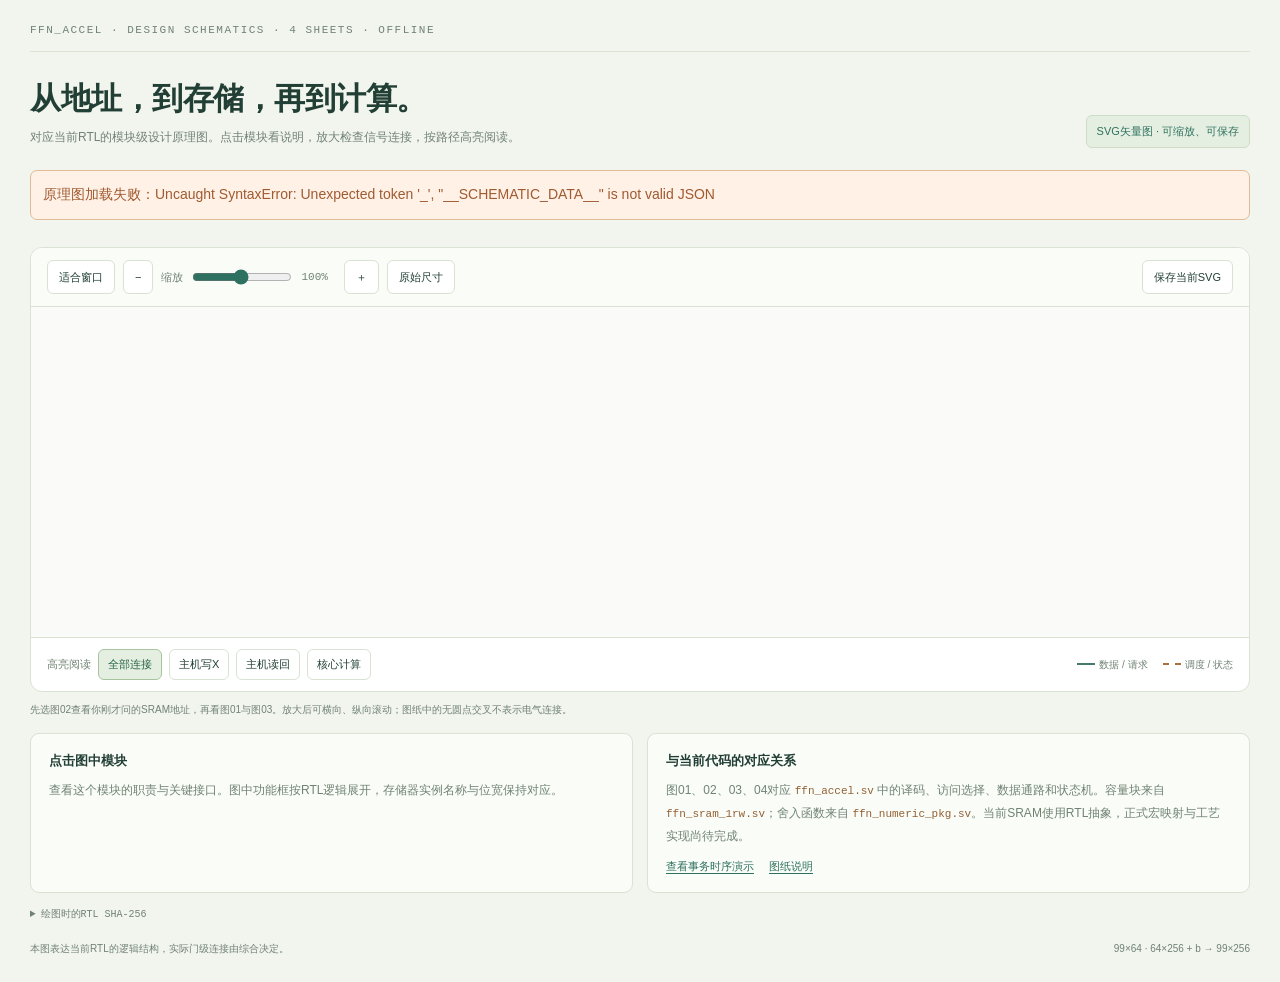
<file: C_work/learning/ffn_design_schematic/viewer.html>
<!doctype html>
<html lang="zh-CN"><head><meta charset="utf-8"><meta name="viewport" content="width=device-width,initial-scale=1"><title>FFN加速器 · 设计原理图</title>
<style>
:root{--paper:#f2f4ee;--ink:#213f35;--muted:#708373;--line:#d9e2d3;--green:#2e7160}*{box-sizing:border-box}body{margin:0;background:var(--paper);color:var(--ink);font:14px/1.7 "Microsoft YaHei UI","Segoe UI",sans-serif}button,input{font:inherit}button{cursor:pointer;border:1px solid var(--line);border-radius:6px;padding:7px 11px;color:var(--ink);background:#fff}button:hover{background:#e9f1e5}button:focus-visible,input:focus-visible,a:focus-visible{outline:3px solid #bf844f;outline-offset:3px}a{color:var(--green);text-underline-offset:3px}.wrap{max-width:1830px;margin:auto;padding:24px 30px}.brand{font:11px Consolas,monospace;letter-spacing:1.5px;color:var(--muted);border-bottom:1px solid var(--line);padding-bottom:15px}.hero{padding:25px 0 22px;display:flex;align-items:end;justify-content:space-between;gap:25px}h1{font-size:31px;line-height:1.4;letter-spacing:-.5px;margin:0 0 7px}.hero p{font-size:12px;color:var(--muted);margin:0}.badge{font-size:11px;white-space:nowrap;color:var(--green);background:#e5efe1;border:1px solid #cdddc7;border-radius:6px;padding:6px 10px}.tabs{display:grid;grid-template-columns:repeat(4,1fr);gap:9px;margin-bottom:15px}.tab{padding:12px 14px;text-align:left;background:#fafcf7}.tab small{font:10px Consolas,monospace;display:block;color:#8b9c82;margin-bottom:3px}.tab b{font-size:13px}.tab.active{background:var(--ink);border-color:var(--ink);color:#fff}.tab.active small{color:#c7d7b9}.board{background:#fff;border:1px solid var(--line);border-radius:12px;overflow:hidden}.toolbar{padding:12px 16px;border-bottom:1px solid var(--line);display:flex;align-items:center;gap:8px;flex-wrap:wrap;background:#fafcf7}.toolbar button{font-size:11px}.toolbar .right{margin-left:auto}.toolbar label{font-size:11px;display:flex;align-items:center;gap:7px;color:var(--muted)}.toolbar input{width:100px;accent-color:var(--green);cursor:pointer}.toolbar output{min-width:35px;font:11px Consolas,monospace}.view{overflow:auto;max-height:77vh;min-height:330px;background:#fafbf8;scrollbar-color:#a6b9a2 #eff4e9}.view svg{display:block;max-width:none;margin:auto}.routes{display:flex;gap:7px;align-items:center;flex-wrap:wrap;padding:11px 16px;border-top:1px solid var(--line);font-size:11px;color:var(--muted)}.routes button{font-size:11px;padding:5px 9px}.routes button.active{background:#e5efe1;color:#286649;border-color:#a8c49e}.legend{margin-left:auto;display:flex;gap:15px;font-size:10px}.legend i{display:inline-block;width:18px;height:0;border-top:2px solid #47796d;vertical-align:3px;margin-right:4px}.legend i.dashed{border-top-style:dashed;border-color:#ad713f}.detail{display:grid;grid-template-columns:1fr 1fr;gap:14px;margin-top:15px}.card{background:#fafcf7;border:1px solid var(--line);border-radius:9px;padding:16px 18px}.card h2{font-size:13px;margin:0 0 7px}.card p{font-size:12px;line-height:1.9;color:var(--muted);margin:0}.card code{font:11px Consolas,monospace;color:#926034}.links{margin-top:10px;display:flex;gap:15px;flex-wrap:wrap;font-size:11px}.footer{margin-top:16px;font-size:10px;color:var(--muted);display:flex;justify-content:space-between;gap:15px;flex-wrap:wrap}.source{font:10px/1.9 Consolas,monospace;overflow-wrap:anywhere;margin-top:12px;color:var(--muted)}.error{padding:12px;background:#fff1e6;border:1px solid #e1bb97;border-radius:7px;margin-bottom:12px;color:#a05a30}.hint{font-size:10px;color:var(--muted);margin-top:9px}[hidden]{display:none!important}
@media(max-width:800px){.wrap{padding:17px}.hero{display:block;padding:20px 0}.hero h1{font-size:26px}.badge{display:inline-block;margin-top:12px}.tabs{grid-template-columns:1fr 1fr;gap:7px}.tab{padding:10px}.toolbar .right{margin-left:0}.legend{margin-left:0}.detail{grid-template-columns:1fr}.view{max-height:70vh;min-height:250px}.toolbar input{width:80px}.toolbar{gap:6px;padding:10px}.routes{padding:10px;gap:6px}.card{padding:14px}}
@media print{body{background:white}.wrap{max-width:none;padding:0}.brand,.hero,.tabs,.toolbar,.routes,.detail,.footer,.source,.hint{display:none}.board{border:0}.view{max-height:none;overflow:visible;min-height:0}.view svg{width:100%!important;height:auto!important}}
</style></head><body><main class="wrap">
<div class="brand">FFN_ACCEL · DESIGN SCHEMATICS · 4 SHEETS · OFFLINE</div>
<div class="hero"><div><h1>从地址，到存储，再到计算。</h1><p>对应当前RTL的模块级设计原理图。点击模块看说明，放大检查信号连接，按路径高亮阅读。</p></div><div class="badge">SVG矢量图 · 可缩放、可保存</div></div>
<div id="error" class="error" role="alert" hidden></div>
<noscript><p class="error">请启用JavaScript；也可直接打开同目录的01_overview.svg等四张矢量图。</p></noscript>
<nav class="tabs" id="tabs" aria-label="选择图纸"></nav>
<section class="board"><div class="toolbar"><button id="fit" type="button">适合窗口</button><button id="minus" type="button" aria-label="缩小">−</button><label>缩放 <input id="zoom" type="range" min="25" max="180" value="100"><output id="scale">100%</output></label><button id="plus" type="button" aria-label="放大">＋</button><button id="actual" type="button">原始尺寸</button><button id="save" class="right" type="button">保存当前SVG</button></div><div id="view" class="view" aria-label="可滚动的原理图区域"></div><div class="routes"><span>高亮阅读</span><button class="active" data-route="all" type="button">全部连接</button><button data-route="xwrite" type="button">主机写X</button><button data-route="read" type="button">主机读回</button><button data-route="core" type="button">核心计算</button><div class="legend"><span><i></i>数据 / 请求</span><span><i class="dashed"></i>调度 / 状态</span></div></div></section>
<p class="hint">先选图02查看你刚才问的SRAM地址，再看图01与图03。放大后可横向、纵向滚动；图纸中的无圆点交叉不表示电气连接。</p>
<div class="detail"><article class="card"><h2 id="detailTitle">点击图中模块</h2><p id="detailText">查看这个模块的职责与关键接口。图中功能框按RTL逻辑展开，存储器实例名称与位宽保持对应。</p></article><article class="card"><h2>与当前代码的对应关系</h2><p>图01、02、03、04对应 <code>ffn_accel.sv</code> 中的译码、访问选择、数据通路和状态机。容量块来自 <code>ffn_sram_1rw.sv</code>；舍入函数来自 <code>ffn_numeric_pkg.sv</code>。当前SRAM使用RTL抽象，正式宏映射与工艺实现尚待完成。</p><div class="links"><a href="../ffn_transaction_timing/index.html">查看事务时序演示</a><a href="README.md">图纸说明</a></div></article></div>
<details class="source"><summary>绘图时的RTL SHA-256</summary><div id="hashes"></div></details><footer class="footer"><span>本图表达当前RTL的逻辑结构，实际门级连接由综合决定。</span><span>99×64 · 64×256 + b → 99×256</span></footer>
</main><script id="design-data" type="application/json">__SCHEMATIC_DATA__</script><script>
window.addEventListener('error',e=>{const b=document.getElementById('error');b.hidden=false;b.textContent='原理图加载失败：'+e.message;});
(()=>{'use strict';const DATA=JSON.parse(document.getElementById('design-data').textContent),$=id=>document.getElementById(id);let selected=0,scale=1,fitMode=true,route='all';
const esc=s=>String(s).replace(/[&<>"']/g,c=>({'&':'&amp;','<':'&lt;','>':'&gt;','"':'&quot;',"'":'&#39;'}[c]));
function resize(value){const svg=$('view').querySelector('svg');scale=Math.max(.25,Math.min(1.8,value));const w=+svg.getAttribute('width'),h=+svg.getAttribute('height');svg.style.width=(w*scale)+'px';svg.style.height=(h*scale)+'px';$('zoom').value=Math.round(scale*100);$('scale').textContent=Math.round(scale*100)+'%';}
function fit(){fitMode=true;resize(($('view').clientWidth-4)/1800);}
function highlight(value){route=value;$('view').querySelectorAll('[data-routes]').forEach(el=>{const on=value==='all'||el.dataset.routes.split(' ').includes(value);el.classList.toggle('focus-dim',!on);el.classList.toggle('focus-on',value!=='all'&&on);});document.querySelectorAll('[data-route]').forEach(b=>b.classList.toggle('active',b.dataset.route===value));}
function select(i){selected=i;$('view').innerHTML=DATA.sheets[i].svg;document.querySelectorAll('.tab').forEach((b,n)=>{b.classList.toggle('active',n===i);b.setAttribute('aria-pressed',n===i?'true':'false');});$('view').scrollTop=0;$('view').scrollLeft=0;$('detailTitle').textContent=DATA.sheets[i].title;$('detailText').textContent=DATA.sheets[i].description+'。点击图中模块查看说明。';const available=new Set([...$('view').querySelectorAll('[data-routes]')].flatMap(el=>el.dataset.routes.split(' ')));document.querySelectorAll('[data-route]').forEach(b=>b.disabled=b.dataset.route!=='all'&&!available.has(b.dataset.route));if(route!=='all'&&!available.has(route))route='all';highlight(route);if(fitMode)fit();else resize(scale);history.replaceState(null,'','#sheet-'+(i+1));}
$('tabs').innerHTML=DATA.sheets.map((s,i)=>`<button type="button" class="tab" data-sheet="${i}"><small>SHEET 0${i+1}</small><b>${esc(s.title)}</b></button>`).join('');
$('tabs').addEventListener('click',e=>{const b=e.target.closest('[data-sheet]');if(b)select(+b.dataset.sheet);});
function detail(e){const b=e.target.closest('[data-info]');if(b){$('detailTitle').textContent=b.getAttribute('aria-label');$('detailText').textContent=b.dataset.info;}}
$('view').addEventListener('click',detail);$('view').addEventListener('keydown',e=>{if(e.key==='Enter'||e.key===' '){e.preventDefault();detail(e);}});
document.querySelector('.routes').addEventListener('click',e=>{const b=e.target.closest('[data-route]');if(b)highlight(b.dataset.route);});
$('fit').addEventListener('click',fit);$('actual').addEventListener('click',()=>{fitMode=false;resize(1);});$('minus').addEventListener('click',()=>{fitMode=false;resize(scale-.1);});$('plus').addEventListener('click',()=>{fitMode=false;resize(scale+.1);});$('zoom').addEventListener('input',e=>{fitMode=false;resize(+e.target.value/100);});
$('save').addEventListener('click',()=>{const a=document.createElement('a'),url=URL.createObjectURL(new Blob([DATA.sheets[selected].svg],{type:'image/svg+xml;charset=utf-8'}));a.href=url;a.download=DATA.sheets[selected].id+'.svg';a.click();setTimeout(()=>URL.revokeObjectURL(url),1000);});
window.addEventListener('resize',()=>{if(fitMode)fit();});$('hashes').innerHTML=Object.entries(DATA.rtl_hashes).map(([k,v])=>'<p>'+esc(k)+': '+v+'</p>').join('');const m=location.hash.match(/^#sheet-([1-4])$/);select(m?+m[1]-1:0);window.schematicViewer={select,highlight,fit,get sheet(){return selected;},get scale(){return scale;},data:DATA};
})();
</script></body></html>
</file>
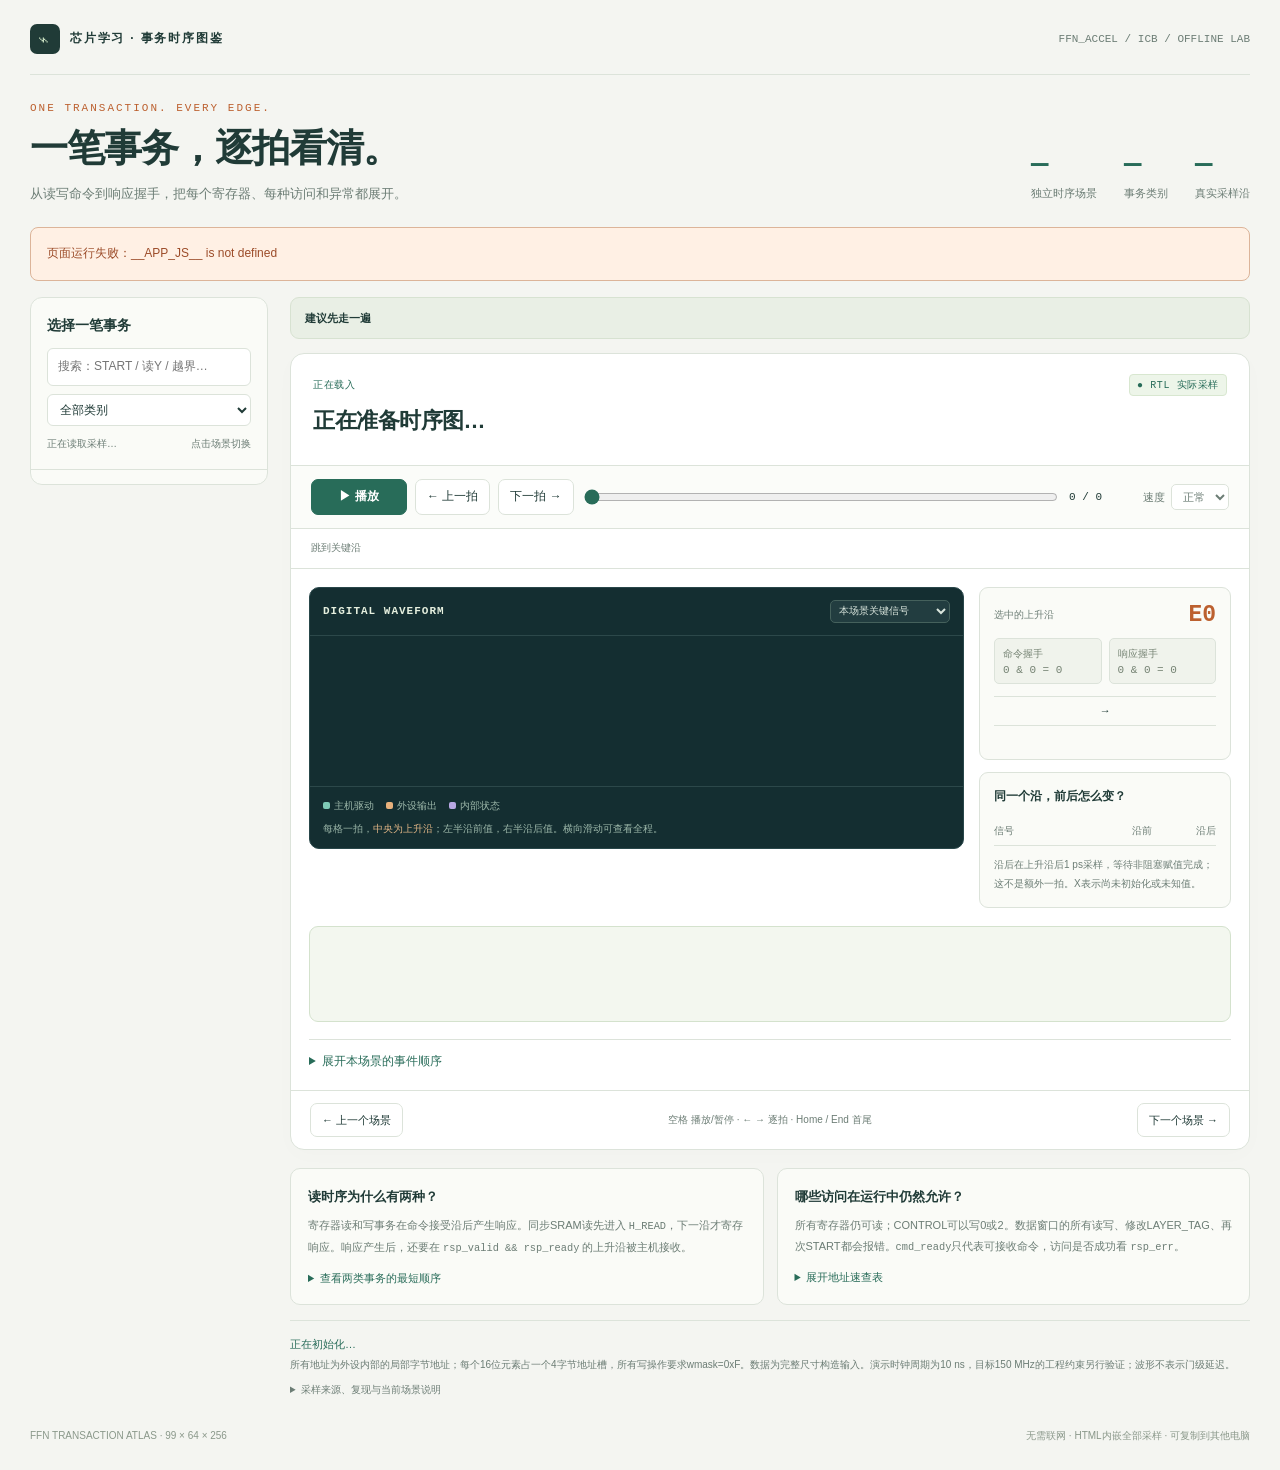
<file: C_work/learning/ffn_transaction_timing/template.html>
<!doctype html>
<html lang="zh-CN">
<head>
<meta charset="utf-8"><meta name="viewport" content="width=device-width,initial-scale=1">
<meta name="color-scheme" content="light">
<title>FFN 事务时序图鉴 · 一笔事务，逐拍看清</title>
<style>
:root{--paper:#f4f5f1;--card:#fff;--ink:#203b37;--muted:#6c7d75;--line:#dce3da;--green:#286c59;--soft:#e9f0e8;--orange:#bc602f;--purple:#7161a2;--dark:#142e31;--mono:"Cascadia Code",Consolas,monospace;--sans:"Microsoft YaHei UI","Segoe UI",sans-serif}*{box-sizing:border-box}body{margin:0;color:var(--ink);background:var(--paper);font:14px/1.65 var(--sans)}button,input,select{font:inherit;color:inherit}button,select{cursor:pointer}button{touch-action:manipulation}button:focus-visible,a:focus-visible,input:focus-visible,select:focus-visible,summary:focus-visible{outline:3px solid #cb834b;outline-offset:3px}button:disabled{opacity:.4;cursor:default}a{color:var(--green);text-underline-offset:3px}code{font-family:var(--mono);font-size:.94em}h1,h2,h3,p{margin:0}button{border:1px solid var(--line);border-radius:7px;background:#fff;padding:7px 11px}button:hover{background:#edf3ec}.shell{max-width:1740px;margin:auto;padding:24px 30px}.topline{display:flex;align-items:center;justify-content:space-between;gap:12px;padding-bottom:20px;border-bottom:1px solid var(--line)}.brand{font-size:12px;font-weight:750;letter-spacing:1.8px;display:flex;align-items:center;gap:10px}.logo{display:grid;place-items:center;width:30px;height:30px;background:var(--ink);color:#c5ddbe;border-radius:7px;font:20px var(--mono)}.topmeta{font:11px var(--mono);color:var(--muted)}.hero{display:flex;justify-content:space-between;align-items:end;gap:30px;padding:27px 0 23px}.eyebrow{font:11px var(--mono);letter-spacing:2px;color:var(--orange);margin-bottom:9px}h1{font-size:clamp(27px,3vw,40px);letter-spacing:-1px;line-height:1.3}.intro{font-size:13px;color:var(--muted);margin-top:10px}.stats{display:flex;gap:27px;flex-shrink:0}.stats b{display:block;font:600 29px var(--mono);color:var(--green)}.stats span{font-size:11px;color:var(--muted)}.layout{display:grid;grid-template-columns:238px minmax(0,1fr);gap:22px;align-items:start}.catalog{position:sticky;top:16px;max-height:calc(100vh - 32px);display:flex;flex-direction:column;border:1px solid var(--line);background:#fafbf7;border-radius:12px;overflow:hidden}.cataloghead{padding:16px;border-bottom:1px solid var(--line)}.cataloghead h2{font-size:14px;margin-bottom:11px}.searchbox{display:block;position:relative}.searchbox input{width:100%;padding:8px 10px;border:1px solid var(--line);border-radius:6px;background:white;font-size:12px}.cataloghead select{width:100%;font-size:12px;padding:7px 8px;background:#fff;border:1px solid var(--line);border-radius:6px;margin-top:8px}.cataloghint{font-size:10px;color:var(--muted);margin-top:10px;display:flex;justify-content:space-between}.cataloglist{overflow:auto;padding:7px;scrollbar-width:thin}.catgroup{font-size:10px;color:var(--muted);font-weight:650;letter-spacing:.7px;padding:12px 9px 7px;display:flex;justify-content:space-between}.case{width:100%;display:flex;align-items:start;gap:8px;text-align:left;padding:10px 9px;margin-bottom:3px;border:1px solid transparent;background:transparent;border-radius:7px;font-size:11px;line-height:1.6}.case .num{font:10px/1.8 var(--mono);color:#8b998f;min-width:23px}.case small{display:block;font:9px var(--mono);color:#8b998f;margin-top:3px}.case.active{background:var(--ink);color:#fff}.case.active .num{color:#e3b58d}.case.active small{color:#bbd3c3}.case.errorcase:not(.active) .num{color:#b57758}.empty{padding:25px 10px;font-size:12px;color:var(--muted)}.content{min-width:0}.guide{display:flex;align-items:center;gap:8px;flex-wrap:wrap;padding:11px 14px;background:#e9efe5;border:1px solid #d7e2d1;border-radius:9px;margin-bottom:14px}.guide strong{font-size:11px;margin-right:5px}.guide button{font-size:10px;padding:5px 8px;background:#f9fbf6;border-color:#d4dfcd}.guide span{font-size:11px;color:#80917b}.lab{background:#fff;border:1px solid var(--line);border-radius:14px;overflow:hidden;box-shadow:0 5px 22px #23452804}.scenehead{padding:20px 22px 16px}.scenemeta{display:flex;align-items:center;justify-content:space-between;gap:10px;margin-bottom:8px}.scenemeta span{font:10px var(--mono);color:var(--green);letter-spacing:.6px}.verified{font-size:10px!important;background:#edf5e9;border:1px solid #d8e7d0;border-radius:4px;padding:3px 7px;white-space:nowrap}.scenehead h2{font-size:22px;line-height:1.5;letter-spacing:-.5px}.scenehead p{font-size:12px;color:var(--muted);line-height:1.9;margin-top:7px;max-width:920px}.commandline{display:flex;align-items:center;gap:8px;flex-wrap:wrap;margin-top:12px}.pill{font:10px var(--mono);padding:4px 7px;background:#f1f4ef;border:1px solid var(--line);border-radius:5px}.pill.warn{color:#ad542f;background:#fcf0e7;border-color:#eed3bc}.transport{padding:13px 20px;display:flex;gap:8px;align-items:center;flex-wrap:wrap;border-block:1px solid var(--line);background:#fbfcf9}.transport button{font-size:12px;min-height:36px}.transport .primary{color:#fff;background:var(--green);border-color:var(--green);min-width:96px;font-weight:650}.primary:hover{background:#225947!important}.transport .range{display:flex;gap:9px;align-items:center;flex:1;min-width:160px}.range input{width:100%;accent-color:var(--green);cursor:pointer}.range output{min-width:66px;font:11px var(--mono);white-space:nowrap}.speed{display:flex;gap:6px;align-items:center;font-size:11px;color:var(--muted)}select{background:#fff;border:1px solid var(--line);border-radius:5px;padding:5px 7px;font-size:11px}.shortcuts{padding:11px 20px;display:flex;gap:6px;align-items:center;flex-wrap:wrap;border-bottom:1px solid var(--line)}.shortcuts label{font-size:10px;color:var(--muted);margin-right:5px}.shortcuts button{font-size:10px;padding:4px 7px}.shortcuts button.current{background:#f7e5d5;border-color:#e4ba95;color:#9a5028}.instrument{padding:18px;display:grid;grid-template-columns:minmax(0,1fr) 252px;gap:15px;align-items:start}.scope{background:var(--dark);border:1px solid #29474a;border-radius:10px;overflow:hidden;min-width:0}.scopebar{display:flex;align-items:center;justify-content:space-between;gap:12px;padding:12px 13px;color:#b4c7c1;border-bottom:1px solid #2c484a;font:10px var(--mono)}.scopebar strong{font-size:11px;letter-spacing:1px;color:#e5efde}.scopebar select{background:#223d40;color:#d9e5dc;border-color:#45615c;font:10px var(--mono);padding:4px;max-width:135px}.wavescroll{overflow:auto;scrollbar-color:#49665f #193436;scrollbar-width:thin}.wavescroll svg{display:block;max-width:none;user-select:none}.scopefoot{padding:10px 13px;color:#9cb7a9;font-size:10px;line-height:1.8;border-top:1px solid #2c484a}.legend{display:flex;gap:12px;flex-wrap:wrap;margin-bottom:5px}.legend i{display:inline-block;width:7px;height:7px;border-radius:2px;margin-right:4px}.scopefoot b{color:#e3b787;font-weight:500}.inspector{min-width:0;display:flex;flex-direction:column;gap:12px}.panel{border:1px solid var(--line);border-radius:9px;background:#fafbf7;padding:14px}.panelhead{display:flex;align-items:center;justify-content:space-between;margin-bottom:10px}.panelhead span{font-size:10px;color:var(--muted)}.panelhead strong{font:600 23px var(--mono);color:var(--orange)}.panel h3{font-size:12px;margin-bottom:10px}.handshakes{display:grid;grid-template-columns:1fr 1fr;gap:7px}.handshake{border:1px solid var(--line);border-radius:5px;background:#f0f3ec;padding:7px 8px;font-size:10px;color:#758373}.handshake b{display:block;font:11px var(--mono);margin-top:2px}.handshake.yes{background:#e2f1e5;border-color:#a5c7af;color:#256346}.statearrow{font:11px var(--mono);display:flex;align-items:center;justify-content:space-between;margin-top:12px;padding:8px 0;border-block:1px solid var(--line);gap:5px}.statuschips{display:flex;gap:5px;flex-wrap:wrap;margin-top:10px}.statuschips span{font:10px var(--mono);background:#eaf0e5;border-radius:4px;padding:4px 6px;color:#7b8b72}.statuschips .on{color:#276f54;background:#dcefe0}.statuschips .error{color:#a64a2b;background:#f5dfce}.tiny{font-size:10px;color:var(--muted);line-height:1.9;margin-top:9px}.valuetable{width:100%;border-collapse:collapse;font:10px var(--mono);table-layout:fixed}.valuetable th{font:10px var(--sans);color:var(--muted);font-weight:400;text-align:right;border-bottom:1px solid var(--line);padding:7px 0}.valuetable th:first-child{width:42%;text-align:left}.valuetable td{text-align:right;padding:7px 0;border-bottom:1px solid #e7ece3;overflow:hidden;text-overflow:ellipsis;white-space:nowrap;font-size:9px}.valuetable td:first-child{text-align:left;color:#6f8271}.valuetable .changed{color:#a45b31;font-weight:700}.explanation{margin:0 18px 17px;border:1px solid #d4e2cd;background:#f3f7ef;border-radius:9px;padding:15px 17px;display:grid;grid-template-columns:140px minmax(0,1fr);gap:17px;min-height:96px}.explanation h3{font-size:12px;color:var(--green)}.explanation small{font:9px var(--mono);color:#91a081;display:block;margin-top:5px}.explanation p{font-size:12px;line-height:1.95;color:#5d7464}.explanation b{color:#234a36;font-weight:650}.explanation code{color:#a45d32}.events{margin:0 18px 18px;border-top:1px solid var(--line);padding-top:12px}.events summary{font-size:12px;cursor:pointer;color:var(--green)}.eventlist{display:flex;gap:7px;flex-wrap:wrap;margin-top:12px}.eventlist button{font-size:10px;text-align:left;padding:7px 9px}.eventlist strong{font:10px var(--mono);color:var(--orange);display:block;margin-bottom:3px}.navbottom{border-top:1px solid var(--line);padding:12px 19px;display:flex;align-items:center;gap:10px;justify-content:space-between}.navbottom button{font-size:11px}.navbottom span{font-size:10px;color:var(--muted)}.reference{margin-top:18px;display:grid;grid-template-columns:1fr 1fr;gap:13px}.refcard{background:#fafbf7;border:1px solid var(--line);border-radius:10px;padding:17px}.refcard h3{font-size:13px;margin-bottom:8px}.refcard p{font-size:11px;color:var(--muted);line-height:1.9}.refcard details{margin-top:10px;font-size:11px}.refcard summary{cursor:pointer;color:var(--green)}.map{width:100%;border-collapse:collapse;margin-top:10px;font-size:10px}.map th,.map td{padding:6px;border-bottom:1px solid var(--line);text-align:left}.map th{font-weight:600}.map code{white-space:nowrap}.source{margin-top:15px;padding:13px 0;border-top:1px solid var(--line);font-size:10px;color:var(--muted);line-height:1.9}.source code{overflow-wrap:anywhere}.source details{margin-top:6px}.source summary{cursor:pointer}.source ul{padding-left:18px}.footer{display:flex;gap:15px;justify-content:space-between;margin-top:16px;color:#8a988a;font-size:10px}.errorbanner{background:#fff0e4;border:1px solid #dcb499;padding:16px;margin-bottom:16px;border-radius:8px;color:#9c4c29;font-size:12px;white-space:pre-wrap}.startup{font-size:11px;color:var(--green)}[hidden]{display:none!important}.sr-only{position:absolute;width:1px;height:1px;overflow:hidden;clip:rect(0,0,0,0)}
@media(min-width:1600px){.instrument{grid-template-columns:minmax(0,1fr) 280px}.valuetable td{font-size:10px}.layout{grid-template-columns:250px minmax(0,1fr)}}
@media(max-width:1220px){.shell{padding:20px}.layout{grid-template-columns:210px minmax(0,1fr);gap:16px}.instrument{grid-template-columns:1fr}.inspector{display:grid;grid-template-columns:1fr 1fr;gap:12px}.stats{gap:20px}.stats b{font-size:25px}.valuetable td{font-size:10px}.scenehead h2{font-size:20px}.handshakes{margin-top:15px}.wavescroll svg{min-width:100%}}
@media(max-width:780px){.shell{padding:15px}.hero{padding:21px 0;display:block}.stats{margin-top:16px;gap:28px}.stats b{font-size:24px}.layout{grid-template-columns:1fr}.catalog{position:static;max-height:none}.cataloghead{padding:12px}.cataloghead h2{margin-bottom:7px}.cataloghead select{margin-top:7px}.cataloglist{max-height:208px}.cataloghint{margin-top:7px}.case{padding:8px}.catgroup{padding-top:9px}.hero h1{font-size:30px}.topmeta{font-size:9px}.brand{font-size:10px;letter-spacing:.5px}.scenehead{padding:17px}.instrument{padding:13px}.transport{padding:12px 13px}.shortcuts{padding:10px 13px}.explanation{margin:0 13px 14px;grid-template-columns:1fr;gap:7px}.explanation small{display:inline;margin-left:8px}.reference{grid-template-columns:1fr}.stats span{font-size:10px}.intro{font-size:12px}.topline{padding-bottom:15px}.guide{gap:6px}.guide strong{width:100%}}
@media(max-width:440px){.shell{padding:12px}.scenehead h2{font-size:18px}.scenehead p{font-size:11px}.transport{gap:6px}.transport button{font-size:11px;padding:6px 8px}.transport .primary{min-width:88px}.transport .range{order:5;width:100%;flex-basis:100%;margin-top:4px}.speed{margin-left:auto}.inspector{grid-template-columns:1fr}.panel{padding:13px}.valuetable td{font-size:11px}.valuetable th:first-child{width:45%}.scenemeta{align-items:start}.verified{font-size:9px!important}.scenemeta span{font-size:9px}.explanation p{font-size:11px}.navbottom span{display:none}.scenehead{padding:14px}.scopebar{padding:10px}.scopebar select{max-width:120px}.stats{gap:22px}.stats b{font-size:23px}.footer{flex-wrap:wrap}.commandline{gap:5px}.pill{font-size:9px}.topmeta{display:none}}
@media(prefers-reduced-motion:reduce){*{scroll-behavior:auto!important}}
</style>
</head>
<body>
<main class="shell">
<header class="topline"><div class="brand"><span class="logo" aria-hidden="true">⌁</span>芯片学习 · 事务时序图鉴</div><span class="topmeta">FFN_ACCEL / ICB / OFFLINE LAB</span></header>
<section class="hero"><div><div class="eyebrow">ONE TRANSACTION. EVERY EDGE.</div><h1>一笔事务，逐拍看清。</h1><p class="intro">从读写命令到响应握手，把每个寄存器、每种访问和异常都展开。</p></div><div class="stats"><div><b id="caseCount">—</b><span>独立时序场景</span></div><div><b id="groupCount">—</b><span>事务类别</span></div><div><b id="frameCount">—</b><span>真实采样沿</span></div></div></section>
<div id="errorBanner" class="errorbanner" role="alert" hidden></div>
<noscript><div class="errorbanner">请用允许JavaScript的浏览器打开本文件，才能播放和切换时序图。</div></noscript>
<div class="layout">
<aside class="catalog" aria-label="事务场景目录"><div class="cataloghead"><h2>选择一笔事务</h2><label class="searchbox"><span class="sr-only">搜索事务、寄存器或地址</span><input id="search" type="search" placeholder="搜索：START / 读Y / 越界…"></label><label><span class="sr-only">筛选事务类别</span><select id="groupFilter"><option value="all">全部类别</option></select></label><div class="cataloghint"><span id="visibleCount">正在读取采样…</span><span>点击场景切换</span></div></div><nav id="catalogList" class="cataloglist" aria-label="事务列表"></nav></aside>
<div class="content">
<div class="guide" id="learningPath"><strong>建议先走一遍</strong></div>
<section class="lab" aria-label="事务时序演示">
<div class="scenehead"><div class="scenemeta"><span id="sceneCategory">正在载入</span><span class="verified">● RTL 实际采样</span></div><h2 id="sceneTitle">正在准备时序图…</h2><p id="sceneDescription"></p><div class="commandline" id="commandLine"></div></div>
<div class="transport"><button id="play" class="primary" type="button">▶ 播放</button><button id="prev" type="button" title="上一拍（←）">← 上一拍</button><button id="next" type="button" title="下一拍（→）">下一拍 →</button><div class="range"><label for="scrub" class="sr-only">选择采样沿</label><input id="scrub" type="range" min="0" max="1" value="0"><output id="frameLabel">0 / 0</output></div><label class="speed">速度 <select id="speed"><option value="1500">慢</option><option value="800" selected>正常</option><option value="350">快</option><option value="100">很快</option></select></label></div>
<div class="shortcuts"><label>跳到关键沿</label><div id="jumps" style="display:contents"></div></div>
<div class="instrument">
<div class="scope"><div class="scopebar"><strong>DIGITAL WAVEFORM</strong><label><span class="sr-only">显示信号</span><select id="signalMode"><option value="context">本场景关键信号</option><option value="bus">仅总线握手</option><option value="all">总线与全部内部信号</option></select></label></div><div class="wavescroll" id="waveScroll"><svg id="wave" xmlns="http://www.w3.org/2000/svg" role="img" aria-label="时序波形，点击某一列查看该沿"></svg></div><div class="scopefoot"><div class="legend"><span><i style="background:#7ecab6"></i>主机驱动</span><span><i style="background:#e8b17c"></i>外设输出</span><span><i style="background:#b8a7e3"></i>内部状态</span></div>每格一拍，<b>中央为上升沿</b>；左半沿前值，右半沿后值。横向滑动可查看全程。</div></div>
<aside class="inspector"><div class="panel"><div class="panelhead"><span>选中的上升沿</span><strong id="edgeLabel">E0</strong></div><div class="handshakes"><div id="cmdHandshake" class="handshake">命令握手<b>0 &amp; 0 = 0</b></div><div id="rspHandshake" class="handshake">响应握手<b>0 &amp; 0 = 0</b></div></div><div class="statearrow"><span id="statePre"></span><span>→</span><span id="statePost"></span></div><div class="statuschips" id="statusChips"></div><p class="tiny" id="edgeTime"></p></div><div class="panel"><h3>同一个沿，前后怎么变？</h3><table class="valuetable"><thead><tr><th>信号</th><th>沿前</th><th>沿后</th></tr></thead><tbody id="values"></tbody></table><p class="tiny">沿后在上升沿后1 ps采样，等待非阻塞赋值完成；这不是额外一拍。X表示尚未初始化或未知值。</p></div></aside>
</div>
<div class="explanation" aria-live="polite"><div><h3 id="eventTitle"></h3><small id="eventTag"></small></div><p id="eventText"></p></div>
<details class="events"><summary>展开本场景的事件顺序</summary><div class="eventlist" id="eventList"></div></details>
<div class="navbottom"><button id="prevScene" type="button">← 上一个场景</button><span>空格 播放/暂停 · ← → 逐拍 · Home / End 首尾</span><button id="nextScene" type="button">下一个场景 →</button></div>
</section>
<section class="reference"><article class="refcard"><h3>读时序为什么有两种？</h3><p>寄存器读和写事务在命令接受沿后产生响应。同步SRAM读先进入 <code>H_READ</code>，下一沿才寄存响应。响应产生后，还要在 <code>rsp_valid &amp;&amp; rsp_ready</code> 的上升沿被主机接收。</p><details><summary>查看两类事务的最短顺序</summary><p style="margin-top:8px">寄存器读 / 写：E0接受命令 → E1接收响应。<br>SRAM读：E0接受命令 → E1产生响应 → E2接收响应。<br>以上假设主机及时置rsp_ready；本页为便于观看，在事务前后保留空闲拍。</p></details></article><article class="refcard"><h3>哪些访问在运行中仍然允许？</h3><p>所有寄存器仍可读；CONTROL可以写0或2。数据窗口的所有读写、修改LAYER_TAG、再次START都会报错。<code>cmd_ready</code>只代表可接收命令，访问是否成功看 <code>rsp_err</code>。</p><details><summary>展开地址速查表</summary><table class="map"><thead><tr><th>区域</th><th>局部地址</th><th>权限</th></tr></thead><tbody><tr><td>CONTROL</td><td><code>0x0000</code></td><td>读0；写0/1/2/3</td></tr><tr><td>STATUS / CYCLES</td><td><code>0x0004 / 0008</code></td><td>只读</td></tr><tr><td>MAC / M / K / N / FORMAT</td><td><code>0x000C…001C</code></td><td>只读</td></tr><tr><td>LAYER_TAG</td><td><code>0x0020</code></td><td>读；空闲写0…11</td></tr><tr><td>SAT / VERSION</td><td><code>0x0024 / 0028</code></td><td>只读</td></tr><tr><td>X</td><td><code>0x10000…162FC</code></td><td>空闲读写</td></tr><tr><td>W</td><td><code>0x20000…2FFFC</code></td><td>空闲读写</td></tr><tr><td>b</td><td><code>0x30000…303FC</code></td><td>空闲读写</td></tr><tr><td>Y</td><td><code>0x40000…58BFC</code></td><td>空闲只读</td></tr></tbody></table></details></article></section>
<div class="source"><span id="startup" class="startup">正在初始化…</span><br>所有地址为外设内部的局部字节地址；每个16位元素占一个4字节地址槽，所有写操作要求wmask=0xF。数据为完整尺寸构造输入。演示时钟周期为10 ns，目标150 MHz的工程约束另行验证；波形不表示门级延迟。<details><summary>采样来源、复现与当前场景说明</summary><p id="sceneNote" style="margin-top:8px"></p><p id="sourceMeta"></p><p style="margin-top:8px">源码：同目录 <code>build_demo.py</code>、<code>app.js</code>、<code>template.html</code>；复现：<code>python build_demo.py</code>。仅重打包页面：<code>python build_demo.py --pack-only</code>。</p></details></div>
</div>
</div><footer class="footer"><span>FFN TRANSACTION ATLAS · 99 × 64 × 256</span><span>无需联网 · HTML内嵌全部采样 · 可复制到其他电脑</span></footer>
</main>
<script id="trace-data" type="application/json">__TRACE_DATA__</script>
<script>
window.addEventListener('error',function(e){var b=document.getElementById('errorBanner');b.hidden=false;b.textContent='页面运行失败：'+(e.error&&e.error.message||e.message);});
__APP_JS__
</script>
</body>
</html>
</file>
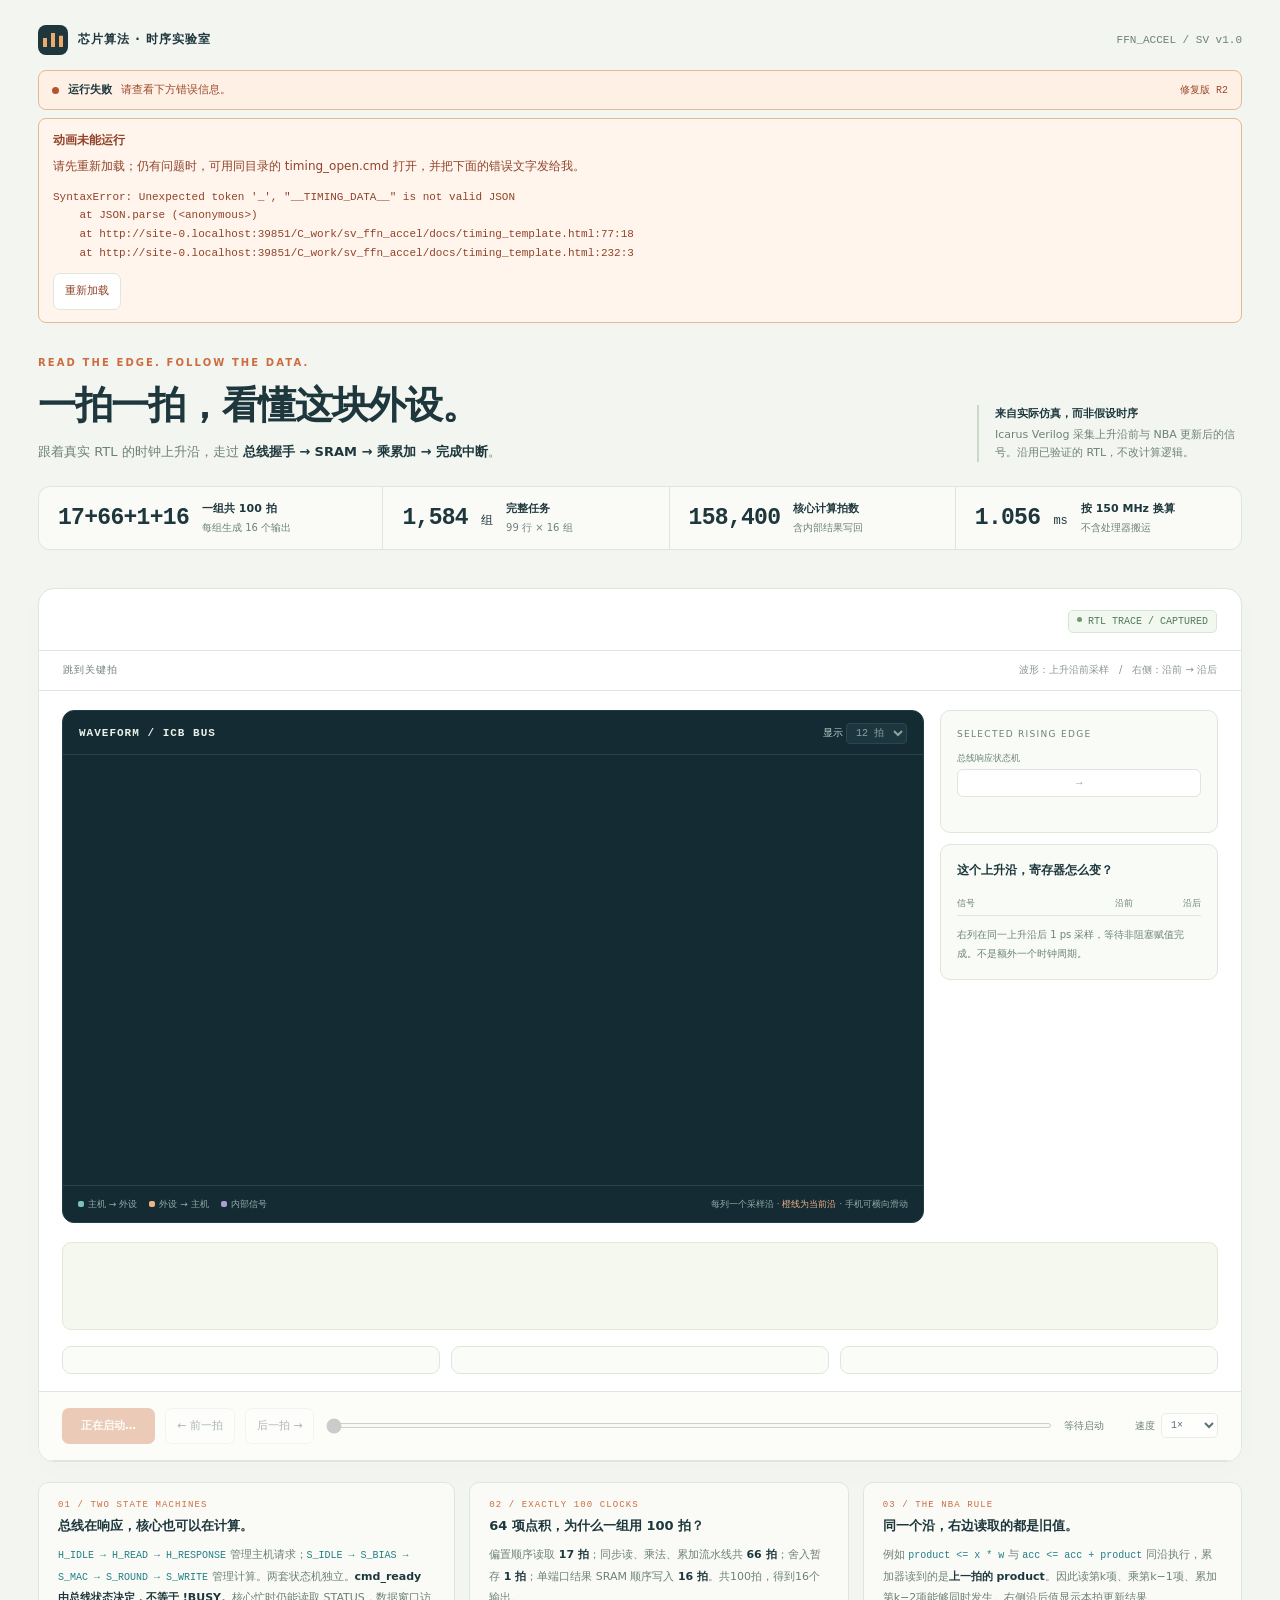
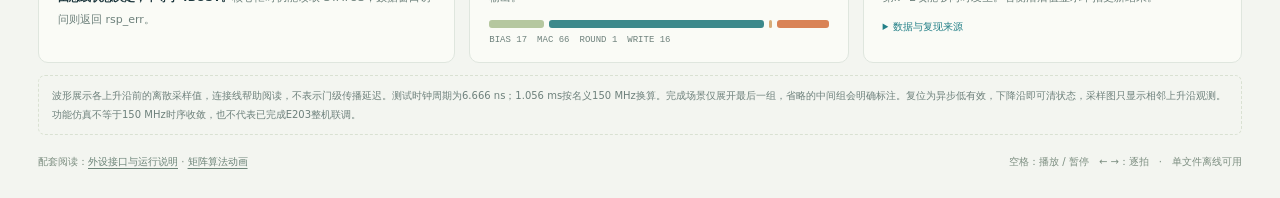
<file: C_work/sv_ffn_accel/docs/timing_template.html>
<!doctype html>
<html lang="zh-CN">
<head>
<meta charset="utf-8"><meta name="viewport" content="width=device-width,initial-scale=1"><meta name="color-scheme" content="light">
<title>一拍一拍，看懂前馈加速器｜真实 RTL 时序实验室</title>
<style>
:root{--paper:#f3f5f0;--ink:#1d373d;--muted:#6d807b;--line:#dfe6de;--teal:#227f87;--orange:#cd6c3e;--soft:#faf2e8;--navy:#142b34;--mono:"Cascadia Code",Consolas,"SFMono-Regular",monospace;--sans:"Segoe UI","Microsoft YaHei",system-ui,sans-serif}*{box-sizing:border-box}body{margin:0;background:var(--paper);color:var(--ink);font:14px/1.65 var(--sans)}button,input,select{font:inherit}button,select,input[type=range]{cursor:pointer}button{color:inherit;touch-action:manipulation}button:focus-visible,select:focus-visible,input:focus-visible,a:focus-visible,summary:focus-visible{outline:3px solid #efa866;outline-offset:3px}a{color:var(--teal);text-underline-offset:3px}.wrap{max-width:1460px;padding:25px 38px;margin:auto}.top{display:flex;justify-content:space-between;align-items:center;gap:12px}.brand{display:flex;gap:10px;align-items:center;font-size:12px;font-weight:750;letter-spacing:1px}.mark{width:30px;height:30px;background:var(--ink);border-radius:8px;position:relative}.mark:before{content:"";position:absolute;inset:8px 5px;background:linear-gradient(90deg,#eda86c 0 20%,transparent 20% 40%,#eda86c 40% 60%,transparent 60% 80%,#eda86c 80%);clip-path:polygon(0 35%,20% 35%,20% 0,60% 0,60% 70%,80% 70%,80% 20%,100% 20%,100% 100%,0 100%)}.version{font:11px var(--mono);color:var(--muted)}.hero{padding:32px 0 24px;display:flex;justify-content:space-between;align-items:flex-end;gap:25px}.eyebrow{font-size:10px;letter-spacing:2.1px;color:var(--orange);font-weight:750;margin-bottom:9px}.hero h1{margin:0 0 11px;font-size:clamp(28px,3vw,43px);letter-spacing:-1.3px;line-height:1.3}.hero h1 span{display:inline-block}.hero p{color:var(--muted);font-size:13px;margin:0}.hero p b{font-weight:650;color:var(--ink)}.provenance{font-size:11px;color:var(--muted);border-left:2px solid #ccd8c9;padding-left:16px;max-width:265px}.provenance strong{display:block;color:var(--ink);font-weight:650;margin-bottom:3px}.summary{display:grid;grid-template-columns:1.2fr 1fr 1fr 1fr;background:#fafbf7;border:1px solid var(--line);border-radius:12px;overflow:hidden;margin-bottom:25px}.stat{padding:13px 19px;display:flex;gap:13px;align-items:center}.stat+.stat{border-left:1px solid var(--line)}.stat .big{font:600 23px/1.5 var(--mono);white-space:nowrap;letter-spacing:-.7px}.stat .big small{font-size:12px;letter-spacing:0;font-weight:400}.stat .text{font-size:10px;color:var(--muted);line-height:1.7}.stat .text b{font-size:11px;display:block;color:var(--ink);font-weight:650}.tabs{display:flex;gap:7px;padding-bottom:13px;overflow:auto;scrollbar-width:thin}.tab{border:1px solid transparent;border-radius:9px;padding:11px 15px;background:transparent;white-space:nowrap;display:flex;gap:10px;text-align:left;align-items:center;flex:1;justify-content:center}.tab .num{font:11px var(--mono);color:#8b9d92}.tab b{font-size:12px;font-weight:650;display:block}.tab small{font-size:9px;color:var(--muted);display:block;margin-top:1px}.tab:hover{background:#e9eee5}.tab[aria-selected=true]{background:var(--ink);color:white;box-shadow:0 3px 8px #19343b12}.tab[aria-selected=true] .num{color:#efb78f}.tab[aria-selected=true] small{color:#b5cfc7}.lab{background:white;border:1px solid var(--line);border-radius:16px;overflow:hidden;box-shadow:0 8px 35px #15392b04}.labhead{display:flex;justify-content:space-between;gap:20px;align-items:flex-start;padding:21px 24px 17px}.labhead h2{font-size:20px;letter-spacing:-.4px;margin:0 0 6px}.labhead p{font-size:11px;color:var(--muted);margin:0}.capture-badge{white-space:nowrap;font:10px var(--mono);border:1px solid #d4e7d7;border-radius:5px;color:#54785c;padding:5px 8px;background:#f2f8ef}.capture-badge:before{content:"";display:inline-block;width:5px;height:5px;border-radius:50%;background:#6d9c6d;margin-right:6px;vertical-align:2px}.shortcutbar{border-top:1px solid var(--line);border-bottom:1px solid var(--line);padding:11px 24px;display:flex;align-items:center;flex-wrap:wrap;gap:6px}.shortcutbar .label{font-size:10px;letter-spacing:1px;color:var(--muted);margin-right:7px}.jump{font-size:10px;border:1px solid var(--line);background:#f9fbf7;border-radius:5px;padding:4px 8px;white-space:nowrap}.jump:hover,.jump.active{background:#f9eadd;color:#9a552f;border-color:#e3be99}.shortcutbar .alignnote{margin-left:auto;color:#87978e;font-size:10px}.instrument{display:grid;grid-template-columns:minmax(0,1fr) 278px;gap:16px;padding:19px 23px}.scope{background:var(--navy);border:1px solid #213f49;border-radius:12px;min-width:0;overflow:hidden;align-self:start}.scopehead{padding:12px 16px 10px;display:flex;align-items:center;justify-content:space-between;gap:12px;color:#b8ccc8;font-size:10px;border-bottom:1px solid #29434a}.scopehead strong{font:600 11px var(--mono);letter-spacing:1px;color:#e9f1e8}.windowselect{font:10px var(--mono);background:#203b44;color:#c2d5cb;border:1px solid #38525a;border-radius:4px;padding:3px 5px}.wavewrap{overflow-x:auto;scrollbar-color:#4a646a #18343c}.wavewrap canvas{display:block;min-width:620px;width:100%;cursor:crosshair}.scopefoot{display:flex;justify-content:space-between;gap:12px;padding:10px 15px;border-top:1px solid #2a444b;color:#91ada7;font-size:9px;line-height:1.8}.scopefoot b{color:#eeb087;font-weight:500}.scopefoot .legend{display:flex;gap:12px;align-items:center;flex-wrap:wrap}.legend i{width:6px;height:6px;border-radius:2px;display:inline-block;margin-right:4px}.edgeinspector{min-width:0;display:flex;flex-direction:column;gap:11px}.edgecard{padding:16px;border:1px solid var(--line);border-radius:10px;background:#f9fbf6}.edgehead{display:flex;justify-content:space-between;align-items:center;margin-bottom:9px}.edgehead .tag{font-size:9px;letter-spacing:1.3px;color:var(--muted)}.edgenumber{font:600 22px/1.2 var(--mono);color:var(--orange);letter-spacing:-.5px}.edgecard h3{font-size:12px;margin:0 0 11px;font-weight:650}.statechange{display:flex;align-items:center;justify-content:space-between;gap:8px;background:white;border:1px solid var(--line);border-radius:6px;padding:7px 8px;font:11px var(--mono)}.statechange .arrow{color:#8fa398}.tiny-label{font-size:9px;color:var(--muted);margin-bottom:4px}.statusline{display:flex;gap:7px;margin-top:10px;flex-wrap:wrap}.chip{font:10px var(--mono);border-radius:4px;padding:4px 6px;background:#e9eee5;color:#768979}.chip.on{background:#e4f2eb;color:#277661}.chip.hot{background:#f9e4d5;color:#ad5b2e}.details-table{width:100%;border-collapse:collapse;font:10px var(--mono);margin-top:4px;table-layout:fixed}.details-table th{font:9px var(--sans);color:var(--muted);font-weight:400;text-align:right;padding:5px 0;border-bottom:1px solid var(--line)}.details-table th:first-child{text-align:left;width:44%}.details-table td{padding:6px 0;text-align:right;border-bottom:1px solid #e9eee5;white-space:nowrap;overflow:hidden;text-overflow:ellipsis}.details-table td:first-child{text-align:left;color:#697e73;font-size:9px}.details-table td.changed{color:#bb6436;font-weight:650}.edgecard p{font-size:10px;color:var(--muted);line-height:1.9;margin:9px 0 0}.busformula{font:11px/1.9 var(--mono);color:var(--teal)}.annotation{display:grid;grid-template-columns:120px minmax(0,1fr);gap:13px;padding:15px 18px;margin:0 23px 16px;border:1px solid #e0e7d9;border-radius:9px;background:#f5f8ef;min-height:88px}.annotation .phase{font-size:11px;color:#5b7956;font-weight:650;line-height:1.8}.annotation .phase small{display:block;font:9px var(--mono);color:#8a9d81;letter-spacing:.5px}.annotation .words{font-size:12px;color:#62786b;line-height:1.9}.annotation .words b{font-weight:650;color:var(--ink)}.annotation .words code{font:11px var(--mono);color:#b15c30}.transport{background:#fcfdf9;border-top:1px solid var(--line);display:flex;align-items:center;gap:10px;padding:16px 23px}.btn{border:1px solid var(--line);background:white;padding:8px 11px;border-radius:7px;font-size:11px;white-space:nowrap}.btn:hover{background:#eff4ea}.btn.primary{background:var(--orange);color:white;border:0;font-weight:650;padding:9px 14px;min-width:93px}.btn.primary:hover{background:#b85b30}.btn:disabled{opacity:.35;cursor:default}.scrubber{display:flex;gap:10px;align-items:center;flex:1;min-width:100px}.scrubber input{width:100%;height:5px;accent-color:var(--orange)}.scrubber output{font:10px var(--mono);color:var(--muted);min-width:61px;white-space:nowrap}.speed{display:flex;gap:6px;align-items:center;font-size:10px;color:var(--muted)}.speed select{font:10px var(--mono);border:1px solid var(--line);border-radius:5px;padding:5px;background:white;color:var(--ink)}.datapath{margin:0 23px 17px;display:grid;grid-template-columns:repeat(3,minmax(0,1fr));gap:11px}.pipeline-stage{border:1px solid var(--line);border-radius:9px;padding:13px 15px;background:#fafcf8;position:relative;min-width:0}.pipeline-stage.active{border-color:#a6c6b6;background:#eff7ee}.pipeline-stage .stage-num{font:9px var(--mono);color:#81998b;letter-spacing:1px}.pipeline-stage h3{font-size:12px;margin:5px 0 6px}.pipeline-stage .stagevalue{font:600 18px/1.6 var(--mono);letter-spacing:-.5px;white-space:nowrap}.pipeline-stage p{margin:5px 0 0;font-size:10px;color:var(--muted)}.pipeline-stage .token{position:absolute;right:12px;top:12px;font:10px var(--mono);border-radius:4px;padding:3px 6px;background:#e1ece0;color:#577762}.pipeline-stage.active .token{background:#dbece0;color:#27785a}.pipeline-stage .pulse{position:absolute;inset:auto 15px 0;height:2px;background:var(--teal);transform-origin:left;animation:pulse .5s ease-out forwards}@keyframes pulse{from{transform:scaleX(0);opacity:1}to{transform:scaleX(1);opacity:.25}}.below{display:grid;grid-template-columns:1.1fr 1fr 1fr;gap:14px;margin-top:20px}.lesson{border:1px solid var(--line);border-radius:10px;background:#fafbf6;padding:17px 19px}.lesson .kicker{font:9px var(--mono);letter-spacing:1.1px;color:var(--orange)}.lesson h3{font-size:13px;margin:5px 0 8px}.lesson p{font-size:11px;line-height:1.95;color:var(--muted);margin:0}.lesson strong{font-weight:650;color:var(--ink)}.lesson code{font:10px var(--mono);color:var(--teal)}.lesson details{font-size:10px;color:var(--muted);margin-top:10px}.lesson summary{cursor:pointer;color:var(--teal)}.sequence{display:flex;gap:5px;margin-top:11px;align-items:center}.seqblock{height:8px;border-radius:3px}.seqblock.bias{background:#b5c79f;flex:17}.seqblock.mac{background:#3c898b;flex:66}.seqblock.round{background:#d8ad79;flex:1;min-width:3px}.seqblock.write{background:#d98356;flex:16}.seqlegend{display:flex;gap:10px;font:9px var(--mono);color:var(--muted);margin-top:7px;flex-wrap:wrap}.foot{padding:19px 0 3px;display:flex;justify-content:space-between;gap:15px;font-size:10px;color:#7c8e80}.foot a{color:#6c8478}.notice{margin-top:12px;padding:10px 13px;border:1px dashed #d9e1d2;border-radius:7px;font-size:10px;color:var(--muted);line-height:1.9}.sr-only{position:absolute;width:1px;height:1px;overflow:hidden;clip:rect(0,0,0,0)}
@media(max-width:1150px){.wrap{padding:23px}.instrument{grid-template-columns:minmax(0,1fr) 240px;gap:12px;padding:17px}.edgecard{padding:13px}.labhead{padding:19px}.shortcutbar{padding:10px 18px}.shortcutbar .alignnote{display:none}.stat{padding:12px 14px;gap:9px}.stat .big{font-size:20px}.tab{padding:10px 11px;gap:7px}.tab b{font-size:11px}.tab small{font-size:8px}.annotation,.datapath{margin-left:17px;margin-right:17px}.transport{padding-left:17px;padding-right:17px}.pipeline-stage{padding:12px}.pipeline-stage .stagevalue{font-size:16px}.below{gap:11px}.lesson{padding:16px}.provenance{max-width:230px}}
@media(max-width:900px){.hero{padding-top:28px}.provenance{display:none}.summary{grid-template-columns:1fr 1fr 1fr 1fr}.stat{display:block;padding:12px}.stat .text{margin-top:3px}.stat .big{font-size:21px}.tabs .tab{flex:0 0 auto;min-width:120px;justify-content:flex-start}.instrument{grid-template-columns:1fr}.edgeinspector{display:grid;grid-template-columns:1fr 1fr;align-items:stretch}.edgecard{padding:15px}.details-table{font-size:11px}.details-table td:first-child{font-size:10px}.scopehead{padding:11px 14px}.wavewrap canvas{min-width:640px}.edgehead .tag{font-size:10px}.edgecard h3{font-size:13px}.edgecard p{font-size:10px}.annotation{grid-template-columns:108px minmax(0,1fr)}.below{grid-template-columns:1fr 1fr}.lesson:last-child{grid-column:1/-1}.datapath{gap:9px}.pipeline-stage .token{font-size:9px;padding:2px 4px;right:8px;top:9px}.foot{flex-wrap:wrap}}
@media(max-width:570px){.wrap{padding:17px 12px}.brand{font-size:10px;letter-spacing:.6px}.version{font-size:9px}.mark{width:27px;height:27px}.hero{padding:26px 0 20px}.eyebrow{font-size:8px;letter-spacing:1.6px}.hero h1{font-size:29px;letter-spacing:-.7px}.hero p{font-size:11px}.summary{grid-template-columns:1fr 1fr;border-radius:9px;margin-bottom:17px}.stat{display:flex;gap:11px;padding:11px 13px}.stat .big{font-size:18px}.stat .big small{font-size:10px}.stat .text{font-size:9px;margin:0}.stat .text b{font-size:9px}.stat:nth-child(3){border-left:0;border-top:1px solid var(--line)}.stat:nth-child(4){border-top:1px solid var(--line)}.tabs{gap:5px;padding-bottom:10px}.tabs .tab{min-width:108px;padding:9px 11px}.tab b{font-size:11px}.tab small{font-size:8px}.lab{border-radius:12px}.labhead{padding:16px 14px 13px;display:block}.labhead h2{font-size:17px}.labhead p{font-size:10px}.capture-badge{display:inline-block;margin-top:8px;font-size:9px}.shortcutbar{padding:10px 13px;gap:5px}.shortcutbar .label{width:100%;font-size:9px}.jump{font-size:9px;padding:4px 7px}.instrument{padding:13px;gap:12px}.scopehead{padding:10px 11px}.scopehead strong{font-size:10px}.scopehead span{font-size:8px}.windowselect{font-size:9px}.wavewrap canvas{min-width:610px}.scopefoot{padding:9px 10px;font-size:8px;display:block}.scopefoot .legend{gap:9px;margin-bottom:3px}.edgeinspector{gap:9px}.edgecard{padding:12px 10px}.edgehead{gap:5px}.edgenumber{font-size:20px}.edgehead .tag{font-size:8px;letter-spacing:.5px}.edgecard h3{font-size:11px}.statechange{font-size:9px;padding:6px;gap:4px}.statusline{gap:4px}.chip{font-size:8px;padding:3px 4px}.details-table{font-size:9px}.details-table th{font-size:8px}.details-table th:first-child{width:43%}.details-table td:first-child{font-size:8px}.details-table td{padding:7px 0}.edgecard p{font-size:9px}.busformula{font-size:9px}.annotation{margin:0 13px 13px;padding:12px;grid-template-columns:1fr;gap:5px;min-height:115px}.annotation .phase{font-size:10px;display:flex;align-items:center;gap:10px}.annotation .phase small{font-size:8px}.annotation .words{font-size:11px;line-height:1.95}.annotation .words code{font-size:10px}.datapath{margin:0 13px 14px;gap:6px}.pipeline-stage{padding:10px 8px}.pipeline-stage .stage-num{font-size:8px;letter-spacing:0}.pipeline-stage h3{font-size:10px;margin-top:7px}.pipeline-stage .stagevalue{font-size:12px;letter-spacing:-.5px}.pipeline-stage p{font-size:8px;line-height:1.8}.pipeline-stage .token{position:static;display:inline-block;font-size:8px;margin-top:6px;padding:2px 4px}.transport{display:grid;grid-template-columns:auto auto auto 1fr;padding:13px;gap:9px 6px}.btn{font-size:10px;padding:7px 8px}.btn.primary{font-size:10px;min-width:79px;padding:8px 10px}.scrubber{grid-column:1/-1;grid-row:2;gap:7px;margin-top:3px}.speed{justify-content:flex-end;font-size:9px;gap:4px}.speed select{font-size:9px;padding:4px;max-width:51px}.scrubber output{font-size:9px;min-width:57px}.below{grid-template-columns:1fr;gap:9px;margin-top:14px}.lesson:last-child{grid-column:auto}.lesson{padding:13px 15px}.lesson h3{font-size:12px;margin:4px 0 6px}.lesson p{font-size:10px}.notice{font-size:9px;padding:9px 12px}.foot{font-size:9px;gap:6px;padding-top:15px}}
[hidden]{display:none!important}
.runtime{display:flex;align-items:center;gap:9px;flex-wrap:wrap;margin-top:15px;padding:10px 13px;border:1px solid var(--line);border-radius:8px;background:#fafbf7;font-size:11px;color:var(--muted)}.runtime:before{content:"";width:7px;height:7px;border-radius:50%;background:#b68b46;flex:none}.runtime[data-state=ready]:before{background:#41866a}.runtime[data-state=error]{background:#fff0e6;border-color:#e5b894;color:#9c4829}.runtime[data-state=error]:before{background:#b65131}.runtime strong{color:var(--ink);font-size:11px}.runtime small{margin-left:auto;font:10px var(--mono)}.runtime-error{padding:12px 14px;margin-top:8px;border:1px solid #e5b894;border-radius:8px;background:#fff5ed;color:#914329;font-size:12px}.runtime-error pre{white-space:pre-wrap;overflow-wrap:anywhere;font:11px/1.7 var(--mono)}.runtime-error p{margin:6px 0}.canvas-warning{padding:22px;color:#efc39d;font-size:12px;line-height:1.9}.transport{border-bottom:1px solid var(--line)}
@media(prefers-reduced-motion:reduce){*{animation:none!important;transition:none!important}}
</style>
</head>
<body><main class="wrap">
<header class="top"><div class="brand"><span class="mark" aria-hidden="true"></span>芯片算法 · 时序实验室</div><div class="version">FFN_ACCEL / SV v1.0</div></header>
<div class="runtime" id="runtime" data-state="loading" role="status"><strong id="runtimeTitle">脚本尚未启动</strong><span id="runtimeText">若此提示一直不变，请双击同目录的 timing_open.cmd 打开。</span><small>修复版 R2</small></div>
<div class="runtime-error" id="runtimeError" role="alert" hidden><b>动画未能运行</b><p>请先重新加载；仍有问题时，可用同目录的 timing_open.cmd 打开，并把下面的错误文字发给我。</p><pre id="runtimeErrorText"></pre><button type="button" class="btn" id="reload">重新加载</button></div>
<noscript><div class="runtime-error">浏览器禁用了 JavaScript，播放和逐拍按钮无法运行。请在浏览器的网站设置中允许 JavaScript，再重新加载此文件。</div></noscript>
<script>
(function () {
 'use strict';
 var timeout;
 var boot = window.timingBoot = {
  complete: false, failed: false,
  fail: function (error) {
   if (boot.failed) return;
   boot.failed = true;
   clearTimeout(timeout);
   document.getElementById('runtime').setAttribute('data-state', 'error');
   document.getElementById('runtimeTitle').textContent = '运行失败';
   document.getElementById('runtimeText').textContent = '请查看下方错误信息。';
   document.getElementById('runtimeErrorText').textContent = String(error && (error.stack || error.message) || error);
   document.getElementById('runtimeError').hidden = false;
   var controls = document.querySelectorAll('.lab button, .lab input, .lab select, .tabs button');
   for (var i = 0; i < controls.length; i++) controls[i].disabled = true;
  },
  ready: function () {
   if (boot.failed) return;
   boot.complete = true;
   clearTimeout(timeout);
   document.getElementById('runtime').setAttribute('data-state', 'ready');
   document.getElementById('runtimeTitle').textContent = '运行就绪';
   document.getElementById('runtimeText').textContent = '点击播放立即前进一拍，随后自动逐拍；可随时暂停。';
  }
 };
 document.getElementById('runtimeTitle').textContent = '正在启动';
 document.getElementById('runtimeText').textContent = '正在读取内嵌的 RTL 采样数据…';
 document.getElementById('reload').addEventListener('click', function () { location.reload(); });
 window.addEventListener('error', function (event) { boot.fail(event.error || event.message); });
 window.addEventListener('unhandledrejection', function (event) { boot.fail(event.reason); });
 timeout = setTimeout(function () { if (!boot.complete) boot.fail('初始化未完成。请重新加载，或用 timing_open.cmd 打开。'); }, 4000);
}());
</script>
<section class="hero"><div><div class="eyebrow">READ THE EDGE. FOLLOW THE DATA.</div><h1><span>一拍一拍，</span><wbr><span>看懂这块外设。</span></h1><p>跟着真实 RTL 的时钟上升沿，走过 <b>总线握手 → SRAM → 乘累加 → 完成中断</b>。</p></div><div class="provenance"><strong>来自实际仿真，而非假设时序</strong>Icarus Verilog 采集上升沿前与 NBA 更新后的信号。沿用已验证的 RTL，不改计算逻辑。</div></section>
<section class="summary" aria-label="时序规模"><div class="stat"><span class="big">17+66+1+16</span><span class="text"><b>一组共 100 拍</b>每组生成 16 个输出</span></div><div class="stat"><span class="big">1,584 <small>组</small></span><span class="text"><b>完整任务</b>99 行 × 16 组</span></div><div class="stat"><span class="big">158,400</span><span class="text"><b>核心计算拍数</b>含内部结果写回</span></div><div class="stat"><span class="big">1.056 <small>ms</small></span><span class="text"><b>按 150 MHz 换算</b>不含处理器搬运</span></div></section>
<nav class="tabs" role="tablist" aria-label="时序场景" id="tabs"></nav>
<section class="lab" aria-label="真实RTL信号交互动画">
 <div class="labhead"><div><h2 id="sceneTitle"></h2><p id="sceneSubtitle"></p></div><div class="capture-badge" id="captureBadge">RTL TRACE / CAPTURED</div></div>
 <div class="shortcutbar"><span class="label">跳到关键拍</span><div id="jumps" style="display:contents"></div><span class="alignnote">波形：上升沿前采样　/　右侧：沿前 → 沿后</span></div>
 <div class="instrument">
 <section class="scope" aria-label="数字波形"><div class="scopehead"><strong>WAVEFORM / <span id="windowTitle">ICB BUS</span></strong><label><span>显示 </span><select class="windowselect" id="windowSize" aria-label="可见时钟数量"><option value="4">4 拍</option><option value="8">8 拍</option><option value="12" selected>12 拍</option><option value="20">20 拍</option></select></label></div><div class="wavewrap"><canvas id="waveCanvas" aria-label="可点击的数字波形图；每列为一个上升沿前采样值"></canvas></div><div class="scopefoot"><div class="legend"><span><i style="background:#77c3b6"></i>主机 → 外设</span><span><i style="background:#efb388"></i>外设 → 主机</span><span><i style="background:#a8a0d3"></i>内部信号</span></div><span>每列一个采样沿 · <b>橙线为当前沿</b> · 手机可横向滑动</span></div></section>
  <aside class="edgeinspector"><div class="edgecard"><div class="edgehead"><span class="tag">SELECTED RISING EDGE</span><span class="edgenumber" id="edgeNumber"></span></div><div class="tiny-label" id="fsmLabel">总线响应状态机</div><div class="statechange"><span id="beforeState"></span><span class="arrow">→</span><span id="afterState"></span></div><div class="statusline" id="statusChips"></div><p id="edgeNote"></p><div class="busformula" id="formula"></div></div><div class="edgecard"><h3>这个上升沿，寄存器怎么变？</h3><table class="details-table"><thead><tr><th>信号</th><th>沿前</th><th>沿后</th></tr></thead><tbody id="details"></tbody></table><p id="sampleNote">右列在同一上升沿后 1 ps 采样，等待非阻塞赋值完成。不是额外一个时钟周期。</p></div></aside>
 </div>
 <div class="annotation"><div class="phase" id="phase"></div><div class="words" id="narration"></div></div>
 <div class="datapath" id="datapath"><div class="pipeline-stage" id="readStage"></div><div class="pipeline-stage" id="multiplyStage"></div><div class="pipeline-stage" id="accStage"></div></div>
 <div class="transport"><button type="button" class="btn primary" id="play" disabled>正在启动…</button><button type="button" class="btn" id="prev" title="键盘左箭头" disabled>← 前一拍</button><button type="button" class="btn" id="next" title="键盘右箭头" disabled>后一拍 →</button><label class="scrubber"><span class="sr-only">场景进度</span><input type="range" min="0" max="100" value="0" id="progress" disabled><output id="progressValue">等待启动</output></label><label class="speed" for="speed">速度<select id="speed" disabled><option value="0.5">0.5×</option><option value="1" selected>1×</option><option value="2">2×</option><option value="4">4×</option></select></label></div>
</section>
<section class="below"><article class="lesson"><div class="kicker">01 / TWO STATE MACHINES</div><h3>总线在响应，核心也可以在计算。</h3><p><code>H_IDLE → H_READ → H_RESPONSE</code> 管理主机请求；<code>S_IDLE → S_BIAS → S_MAC → S_ROUND → S_WRITE</code> 管理计算。两套状态机独立。<strong>cmd_ready 由总线状态决定，不等于 !BUSY。</strong>核心忙时仍能读取 STATUS，数据窗口访问则返回 rsp_err。</p></article><article class="lesson"><div class="kicker">02 / EXACTLY 100 CLOCKS</div><h3>64 项点积，为什么一组用 100 拍？</h3><p>偏置顺序读取 <strong>17 拍</strong>；同步读、乘法、累加流水线共 <strong>66 拍</strong>；舍入暂存 <strong>1 拍</strong>；单端口结果 SRAM 顺序写入 <strong>16 拍</strong>。共100拍，得到16个输出。</p><div class="sequence" aria-hidden="true"><i class="seqblock bias"></i><i class="seqblock mac"></i><i class="seqblock round"></i><i class="seqblock write"></i></div><div class="seqlegend"><span>BIAS 17</span><span>MAC 66</span><span>ROUND 1</span><span>WRITE 16</span></div></article><article class="lesson"><div class="kicker">03 / THE NBA RULE</div><h3>同一个沿，右边读取的都是旧值。</h3><p>例如 <code>product &lt;= x * w</code> 与 <code>acc &lt;= acc + product</code> 同沿执行，累加器读到的是<strong>上一拍的 product</strong>。因此读第k项、乘第k−1项、累加第k−2项能够同时发生。右侧沿后值显示本拍更新结果。</p><details><summary>数据与复现来源</summary><p>完整尺寸99×64、64×256、99×256；数据为构造样本。共采集7个场景、<span id="frameCount"></span>个采样沿。脚本：<code>scripts/build_timing_demo.py</code>。RTL SHA-256：<code id="sourceHash" style="word-break:break-all"></code>。</p></details></article></section>
<div class="notice">波形展示各上升沿前的离散采样值，连接线帮助阅读，不表示门级传播延迟。测试时钟周期为6.666 ns；1.056 ms按名义150 MHz换算。完成场景仅展开最后一组，省略的中间组会明确标注。复位为异步低有效，下降沿即可清状态，采样图只显示相邻上升沿观测。功能仿真不等于150 MHz时序收敛，也不代表已完成E203整机联调。</div>
<footer class="foot"><span>配套阅读：<a href="../sv_ffn_accel/README.md" target="_blank" rel="noopener">外设接口与运行说明</a> · <a href="本科生前馈线性层_交互动画.html">矩阵算法动画</a></span><span>空格：播放 / 暂停　← →：逐拍　·　单文件离线可用</span></footer>
</main>
<script id="trace-data" type="application/json">__TIMING_DATA__</script>
<script>
(()=>{'use strict';
const TRACE=JSON.parse(document.getElementById('trace-data').textContent),$=id=>document.getElementById(id);
const HOST=['H_IDLE','H_READ','H_RESPONSE'],CORE=['S_IDLE','S_BIAS','S_MAC','S_ROUND','S_WRITE'];
const config=[
 {name:'写入一个数',short:'命令与写响应',title:'写 X[0,0]：握手成功的那个沿，SRAM 才写入',sub:'写地址 0x10000，低16位 0xFE00 表示 Q8.8 的 −2.0。命令被接受后产生写响应。',type:'bus',keys:['cmd_valid','cmd_ready','cmd_read','cmd_addr','cmd_wdata','rsp_valid','rsp_ready','rsp_err','host_state','x_en','x_we'],jumps:'bus'},
 {name:'读回一个数',short:'同步 SRAM 延迟',title:'读 X[0,0]：SRAM 读出后，再寄存到总线响应',sub:'这是同步 SRAM 读时序：命令沿之后得到读数据，下一沿进入响应寄存器，再下一沿才可完成响应握手。',type:'bus',keys:['cmd_valid','cmd_ready','cmd_read','cmd_addr','x_en','x_rdata','rsp_valid','rsp_ready','rsp_rdata','host_state'],jumps:'bus'},
 {name:'响应反压',short:'READY 拉低会怎样',title:'主机还没准备好：VALID、数据和错误位必须保持',sub:'本场景在读响应有效后继续等待3个完整周期。只有 rsp_valid 与 rsp_ready 同时为1的上升沿才结束响应。',type:'bus',keys:['cmd_valid','cmd_ready','rsp_valid','rsp_ready','rsp_rdata','rsp_err','host_state'],jumps:'bus'},
 {name:'一组100拍',short:'从 START 到16个结果',title:'START 之后：17 拍偏置、66 拍 MAC、1 拍舍入、16 拍写回',sub:'C0 是接受 START 的沿，不计入核心计数；C1…C100 是第0行、第0组，得到 Y[0,0…15]。',type:'core',keys:['cmd_valid','cmd_ready','state','busy','cycles','b_en','bias_valid','x_en','read_valid','product_valid','product_last','y_we','done'],jumps:'core'},
 {name:'完成与中断',short:'最后写回到 DONE',title:'最后一个数写入 SRAM 的同一个沿，DONE 与 IRQ 置位',sub:'直接展开最后一组（第98行、第15组），其前面的1,583组已执行但不逐拍铺开。完成后读回 Y[0,0]，再写 CONTROL=2 清中断。',type:'core',keys:['state','cycles','y_we','y_addr','write_lane','busy','done','irq','cmd_valid','cmd_ready','rsp_valid','rsp_ready'],jumps:'finish'},
 {name:'忙时访问',short:'报错与状态轮询',title:'BUSY 不是总线停摆：数据读报错，状态读仍成功',sub:'先读取运行中的 Y 数据窗口，得到 rsp_err=1；再读取 STATUS=1，表示 BUSY=1、DONE=0，且 rsp_err=0。',type:'bus',keys:['busy','cmd_valid','cmd_ready','cmd_addr','rsp_valid','rsp_ready','rsp_err','rsp_rdata','host_state','state'],jumps:'bus'},
 {name:'复位中止',short:'异步清状态',title:'rst_n 拉低：停止当前计算，清 BUSY、DONE 和接口状态',sub:'复位不清 SRAM。释放复位后 STATUS 返回0；旧输出不再代表一个已完成的新任务。平台应同步释放复位。',type:'core',keys:['rst_n','state','busy','cycles','read_valid','product_valid','done','irq','cmd_ready','rsp_valid'],jumps:'reset'}
];
const names={state:'core_state',cycles:'cycle_count',row:'row_index',group:'group_index',read_valid:'mac_read_valid',product_valid:'product_valid',product_last:'product_last',x_rdata:'X read data',w0_rdata:'W bank0 data',acc0:'accumulator[0]',product0:'product[0]',out0:'output_buffer[0]',y_wdata:'Y write data',done:'DONE',busy:'BUSY',irq:'IRQ',host_state:'host_state'};
const bits=new Set(['rst_n','cmd_valid','cmd_ready','cmd_read','rsp_valid','rsp_ready','rsp_err','busy','done','irq','x_en','x_we','b_en','bias_valid','read_valid','product_valid','product_last','y_en','y_we']);
const inputs=new Set(['rst_n','cmd_valid','cmd_read','cmd_addr','cmd_wdata','rsp_ready']);
const outputs=new Set(['cmd_ready','rsp_valid','rsp_rdata','rsp_err','busy','done','irq']);
const signedKeys=new Set(['acc0','product0','x_rdata','w0_rdata','b_rdata','y_wdata','out0']);
const state={scene:3,index:0,playing:false,speed:1,window:window.innerWidth<570?4:12};
let playbackTimer=null,drawLayout=null;
const clamp=(v,a,b)=>Math.max(a,Math.min(b,v));
const hex=(v,d=8)=>v===null?'X':'0x'+(v>>>0).toString(16).toUpperCase().padStart(d,'0');
const fmt=(key,v,brief=false)=>{if(v===null||v===undefined)return 'X';if(key==='state')return (CORE[v]||'?').replace(brief?'S_':'','');if(key==='host_state')return (HOST[v]||'?').replace(brief?'H_':'','');if(key==='cmd_addr')return hex(v,5);if(key==='cmd_wdata'||key==='rsp_rdata')return hex(v);return String(v);};
const frames=()=>TRACE.scenarios[state.scene],frame=()=>frames()[state.index],c=()=>config[state.scene];
const edgeLabel=f=>{if(state.scene===3)return 'C'+f.post.cycles;if(state.scene===4){const end=frames().find(e=>!e.pre.done&&e.post.done);return end&&f.edge>end.edge?'D+'+(f.edge-end.edge):'C'+f.post.cycles;}return 'E'+(f.edge-frames()[0].edge);};
const command=f=>f.pre.cmd_valid===1&&f.pre.cmd_ready===1;
const response=f=>f.pre.rsp_valid===1&&f.pre.rsp_ready===1;
const color=key=>inputs.has(key)?'#77c3b6':outputs.has(key)?'#efb388':'#b2a8dc';
function stageInfo(f){
 const p=f.pre,read=p.state===2&&p.mac_issue<64?p.mac_issue:null;
 const mul=p.state===2&&p.read_valid===1?(p.mac_issue<64?p.mac_issue-1:(p.product_valid&&p.product_last?null:63)):null;
 const acc=p.state===2&&p.product_valid===1?(p.product_last?63:clamp(p.mac_issue-2,0,62)):null;
 // During the two drain clocks mac_issue stays 64. First drain accumulates 62;
 // second drain accumulates 63, distinguished by the registered LAST bit.
 return {read,mul,acc};
}
function buildJumps(){
 const fs=frames(),cfg=c();let entries=[];
 if(cfg.jumps==='core')entries=[[0,'C0 · START'],[1,'C1 · 读偏置'],[17,'C17 · 偏置齐'],[18,'C18 · 读k0'],[19,'C19 · 乘k0'],[20,'C20 · 累k0'],[81,'C81 · 最后读取'],[83,'C83 · 流水清空'],[84,'C84 · 舍入'],[85,'C85 · 首次写回'],[100,'C100 · 换组']];
 else if(cfg.jumps==='finish'){
  const find=fn=>fs.findIndex(fn);entries=[[0,'最后一组'],[find(f=>f.pre.state===4),'首次写回'],[find(f=>f.pre.done===0&&f.post.done===1),'最后写入 / DONE'],[find(f=>command(f)&&f.pre.cmd_addr===0x40000),'CPU读结果'],[find(f=>command(f)&&f.pre.cmd_addr===0&&f.pre.cmd_wdata===2),'清DONE / IRQ']];
 }else if(cfg.jumps==='reset'){entries=[[0,'计算中'],[fs.findIndex(f=>f.pre.rst_n===0),'复位有效'],[fs.findIndex((f,i)=>i>0&&f.pre.rst_n===1&&fs[i-1].pre.rst_n===0),'释放复位'],[fs.findIndex(f=>command(f)&&f.pre.cmd_addr===4),'读STATUS']];}
 else{fs.forEach((f,i)=>{if(command(f))entries.push([i,f.pre.cmd_addr===4?'命令 · 读STATUS':'命令握手']);if(!f.pre.rsp_valid&&f.post.rsp_valid)entries.push([i,'响应VALID置位']);if(response(f))entries.push([i,'响应握手']);});}
 const seen=new Set();$('jumps').innerHTML='';for(const [i,label] of entries){if(i<0||seen.has(i+'-'+label))continue;seen.add(i+'-'+label);const b=document.createElement('button');b.className='jump';b.type='button';b.textContent=label;b.dataset.index=i;b.addEventListener('click',()=>seek(i));$('jumps').append(b);}
}
function describe(f){
 const p=f.pre,q=f.post;let title='',en='',words='';
 if(p.rst_n===0){title='异步复位有效';en='RESET ASSERTED';words='<code>rst_n=0</code> 已在两个采样沿之间拉低，异步复位立即把核心与总线状态清为空闲。此沿看到 <b>BUSY=0、DONE=0、rsp_valid=0、cmd_ready=0</b>。SRAM 内容保留，但任务已中止。';}
 else if(state.scene===6&&p.state===0){title='释放复位后空闲';en='RESET RELEASED';words='复位释放后接口可以重新接受命令，核心仍为 <code>S_IDLE</code>。读 STATUS 得到0；再次使用前应按软件约定装载完整输入与参数。';}
 if(command(f)){
  if(p.cmd_addr===0&&p.cmd_wdata===1&&q.rsp_err===0){title='接受 START';en='COMMAND ACCEPTED';words='上升沿前 <code>cmd_valid=1</code> 且 <code>cmd_ready=1</code>，CONTROL.bit0=1 被接受。沿后 <b>S_IDLE → S_BIAS，BUSY=1，CYCLES=0</b>，同时产生写响应。<b>写响应只确认启动命令被接受，不表示计算完成。</b>';}
  else if(p.cmd_addr===0&&p.cmd_wdata===2){title='软件清除完成标志';en='ACKNOWLEDGE DONE';words='E203 写 <code>CONTROL=2</code>，在本沿清除 <b>DONE 和 IRQ</b>。中断是电平信号，会持续为1直到软件清除，或下一次 START 被接受。';}
  else if(q.rsp_err===1){title='命令已接收，访问被拒绝';en='ACCEPTED / ERROR RESPONSE';words='BUSY=1 时读 Y 数据区，命令握手依然成立。译码器发现数据存储器被核心独占，沿后产生 <b>rsp_valid=1、rsp_err=1</b>，不读取 Y SRAM，也不中止计算。<b>命令握手不等于访问成功，主机还须检查响应错误位。</b>';}
  else if(p.cmd_read&&p.cmd_addr===4){title=p.busy?'BUSY 期间读取状态':'读取空闲状态';en='STATUS READ';words=`STATUS 是控制寄存器，不占用数据 SRAM。本沿接受读取，沿后响应 <code>STATUS=${q.rsp_rdata}</code>（bit0 BUSY=${q.rsp_rdata&1}，bit1 DONE=${(q.rsp_rdata>>1)&1}），<code>rsp_err=0</code>。${p.busy?'即使核心正在运行，也能正常轮询状态。':'此时核心空闲，复位已清除之前的运行与完成状态。'}`;}
  else if(p.cmd_read){title='发起同步 SRAM 读取';en='SYNCHRONOUS MEMORY READ';words=`本沿接受读地址 <code>${hex(p.cmd_addr,5)}</code>，SRAM 同步读取，读数据在沿后更新。总线状态变为 <code>H_READ</code>，<b>rsp_valid 仍为0</b>；下一沿才能把新数据寄存为响应。`;}
  else{title='命令握手并写 SRAM';en='MEMORY WRITE';words=`本沿同时满足 <code>cmd_valid && cmd_ready</code>，将写数据低16位 <code>0xFE00</code> 写入 X[0,0]，其有符号整数为 −512，Q8.8 实数为 <b>−2.0</b>。沿后返回写响应并进入 <code>H_RESPONSE</code>。`;}
 }else if(p.host_state===1){title='把 SRAM 数据寄存成响应';en='READ RESPONSE REGISTERED';words=`此沿从已更新的 SRAM 输出取值，符号扩展到32位，沿后 <code>rsp_valid=1</code>，<code>rsp_rdata=${hex(q.rsp_rdata)}</code>，进入 <code>H_RESPONSE</code>。<b>本沿前 VALID 还是0，因此本沿尚未响应握手。</b>`;}
 else if(response(f)){title='响应握手完成';en='RESPONSE ACCEPTED';words=`上升沿前 <code>rsp_valid=1</code> 且 <code>rsp_ready=1</code>，主机在本沿接收${p.rsp_err?'错误响应':'响应数据'}。沿后 <b>rsp_valid=0，H_RESPONSE → H_IDLE，cmd_ready=1</b>。本版最多一个未完成事务，本沿前READY仍为0，不能同沿再接新命令。`+(state.scene===3&&p.b_en?' <b>与此同时，核心独立读取 b[0]，开始本组第1个活动拍。</b>':'');}
 else if(p.rsp_valid&&!p.rsp_ready){title='反压：保持响应';en='HOLD UNTIL READY';words=`外设已有响应，但主机的 <code>rsp_ready=0</code>。此沿不消费响应，<b>rsp_valid、rsp_rdata、rsp_err保持</b>，<code>cmd_ready=0</code>。${p.busy?'核心计算状态机独立继续运行。':'本版接口会等这个响应被接受后，再接下一条命令。'}`;}
 else if(!words&&p.state===1){
  title=p.bias_issue<16?'读取偏置 / 预置累加器':'最后一个偏置收尾';en='BIAS / 17 CLOCKS';
  const reading=p.b_en?`本沿读 <b>b[${p.b_addr}]</b>，沿后更新 SRAM 输出。`:'';
  const filling=p.bias_valid?`同时将上一沿读出的偏置 <b>b[${p.group*16+p.bias_lane}]</b> 符号扩展、左移8位，写入对应40位累加器。`:'';
  words=reading+filling+(q.state===2?'最后一个偏置已进入第15路累加器，沿后切到 <code>S_MAC</code>。':'第1拍只发起读取，后16拍把读出的16个偏置依次预置，因此共17拍。');
 }else if(!words&&p.state===2){
  const stages=stageInfo(f);title=p.product_last&&p.product_valid?'最后一次累加 / 流水线清空':'读、乘、累加重叠执行';en='MAC / 64 + 2 CLOCKS';
  const parts=[];if(stages.read!==null)parts.push(`读第 <b>${stages.read}</b> 项输入与16路权重`);if(stages.mul!==null)parts.push(`用上一沿 SRAM 输出计算第 <b>${stages.mul}</b> 项乘积`);if(stages.acc!==null)parts.push(`将已寄存的第 <b>${stages.acc}</b> 项乘积加到16路累加器`);
  words='这一沿：'+parts.join('；')+'。'+(q.state===3?'第63项累计完成，沿后进入 <code>S_ROUND</code>。':stages.read===null?'64项已经全部发出读取，仍要等乘法与累加两级流完。':'<b>三个动作取的不是同一个 k</b>；非阻塞赋值让每一级使用沿前的旧寄存器值。');
 }else if(!words&&p.state===3){title='16路同时舍入和饱和';en='ROUND / 1 CLOCK';words='全部64项已经累加，偏置也已包含在累加器中。本沿按“最接近、半值远离零”将40位Q16小数累加值转回16位Q8.8，并饱和到合法范围，存入16个 <code>output_buffer</code> 寄存器。<b>这一拍还没写 Y SRAM。</b>';}
 else if(!words&&p.state===4){
  const end=q.done===1&&p.done===0;title=end?'最后一次写回 / 完成置位':'单端口 SRAM 顺序写回';en=end?'LAST WRITE / DONE':'WRITE BACK / 16 CLOCKS';
  words=`本沿写回第 <b>${p.write_lane}</b> 路：<code>Y[${p.row},${p.group*16+p.write_lane}]</code>，线性元素地址为 <b>${p.y_addr}</b>，数据编码为 <b>${p.y_wdata}</b>（实数 ${(p.y_wdata/256).toFixed(6)}）。`+(end?'这是第98行、第15组、第15路，也是整个矩阵最后一个结果。<b>写 SRAM 与 DONE=1、IRQ=1、BUSY=0 在同一沿完成。</b>':p.write_lane===15?'本组16个数已写完，沿后更新组号或行号，进入下一组的 <code>S_BIAS</code>。<b>整层尚未完成，DONE仍为0。</b>':'每拍只写一个数，所以16路结果需要16拍。');
 }else if(!words){title=p.done?'等待软件取结果':'等待下一条命令';en=p.done?'DONE IS STICKY':'IDLE';words=p.done?'核心已空闲，<b>DONE=1、IRQ=1</b> 持续保持。主机可以读取输出窗口，也可以写 CONTROL.bit1 清除完成标志。':'接口空闲时 <code>cmd_ready=1</code>。主机保持 VALID、地址和写数据，直到某个上升沿 VALID 与 READY 同时为1。';}
 return {title,en,words};
}
function inspector(f){
 const p=f.pre,q=f.post,iscore=c().type==='core',key=iscore?'state':'host_state';
 $('edgeNumber').textContent=edgeLabel(f);$('fsmLabel').textContent=iscore?'计算状态机 · 沿前 → 沿后':'总线状态机 · 沿前 → 沿后';$('beforeState').textContent=fmt(key,p[key]);$('afterState').textContent=fmt(key,q[key]);
 const chips=iscore?['busy','done','irq']:['cmd_ready','rsp_valid','rsp_err'];$('statusChips').innerHTML=chips.map(k=>`<span class="chip${q[k]?' on':''}${k==='rsp_err'&&q[k]?' hot':''}">${names[k]||k} ${q[k]??'X'}</span>`).join('');
 $('edgeNote').textContent=state.scene===3?`第${q.row}行 / 第${q.group}组；本沿后核心计数 ${q.cycles}。C0不计入活动拍。`:state.scene===4?`采样窗口从 C${frames()[0].post.cycles} 开始；省略此前组的重复执行。`:`仿真全局第 ${f.edge} 个上升沿；场景只截取相关的 ${frames().length} 个沿。`;
 $('formula').textContent=command(f)?'cmd_valid ∧ cmd_ready = 1':response(f)?'rsp_valid ∧ rsp_ready = 1':p.rsp_valid&&!p.rsp_ready?'VALID=1, READY=0 → HOLD':iscore?`cycles: ${p.cycles} → ${q.cycles}`:'握手只发生在上升沿';
 const keys=iscore?(p.state===4?['cycles','y_addr','write_lane','y_wdata','done']:p.state===1?['cycles','b_addr','bias_valid','bias_lane','acc0']:['cycles','mac_issue','read_valid','product0','acc0']):['cmd_ready','rsp_valid','rsp_err','rsp_rdata','x_rdata'];
 $('details').innerHTML=keys.map(k=>`<tr><td title="${names[k]||k}">${names[k]||k}</td><td title="${fmt(k,p[k])}">${fmt(k,p[k])}</td><td class="${p[k]!==q[k]?'changed':''}" title="${fmt(k,q[k])}">${fmt(k,q[k])}</td></tr>`).join('');
 const d=describe(f);$('phase').innerHTML=`${d.title}<small>${d.en}</small>`;$('narration').innerHTML=d.words;
}
function pipeline(f){
 const p=f.pre,q=f.post,visible=p.state===2||q.state===2||state.scene===3;
 $('datapath').hidden=!visible;if(!visible)return;
 const s=stageInfo(f),stages=[['readStage','01 / SRAM','同步读取',s.read,s.read!==null?`k = ${s.read}`:'—',s.read!==null?`沿后 X=${q.x_rdata}，W₀=${q.w0_rdata}`:'本沿不再发起数据读取'],['multiplyStage','02 / MULTIPLY','乘积寄存器',s.mul,s.mul!==null?String(q.product0):'—',s.mul!==null?`${p.x_rdata} × ${p.w0_rdata}，原始整数乘积`:'等待 SRAM 数据或已流完'],['accStage','03 / ACCUMULATE','40位累加器',s.acc,s.acc!==null?String(q.acc0):'—',s.acc!==null?`${p.acc0} + ${p.product0}`:'先预置偏置，再等待乘积']];
 for(const [id,n,title,k,value,note] of stages){const el=$(id);el.classList.toggle('active',k!==null);el.innerHTML=`<div class="stage-num">${n}</div><h3>${title}</h3><div class="stagevalue">${value}</div><p>${note}</p><span class="token">${k!==null?'k='+k:'空拍'}</span>${k!==null&&state.playing?'<i class="pulse"></i>':''}`;}
}
function waveform(){
 try{drawWaveform();$('waveCanvas').hidden=false;$('canvasWarning').hidden=true;}
 catch(error){drawLayout=null;$('waveCanvas').hidden=true;$('canvasWarning').hidden=false;$('canvasWarning').textContent='波形画布暂时无法显示，播放、逐拍、寄存器数值和文字讲解仍可使用。原因：'+error.message;}
}
function drawWaveform(){
 const canvas=$('waveCanvas'),viewport=canvas.parentElement,labelW=viewport.clientWidth<560?112:144,minW=labelW+12+state.window*36;
 canvas.hidden=false;
 canvas.style.minWidth=minW+'px';const rect=canvas.getBoundingClientRect();if(!rect.width)return;const fs=frames(),rows=['clk',...c().keys],cols=Math.min(state.window,fs.length),start=clamp(state.index-Math.floor(cols*.42),0,Math.max(0,fs.length-cols));
 const W=Math.max(minW,rect.width),headH=43,rowH=29,H=headH+rows.length*rowH+13,cellW=(W-labelW-12)/cols,dpr=Math.min(window.devicePixelRatio||1,2);
 canvas.style.height=H+'px';if(canvas.width!==Math.round(W*dpr)||canvas.height!==Math.round(H*dpr)){canvas.width=Math.round(W*dpr);canvas.height=Math.round(H*dpr);}const ctx=canvas.getContext('2d');if(!ctx)throw new Error('浏览器未提供 Canvas 2D 上下文');ctx.setTransform(dpr,0,0,dpr,0,0);ctx.clearRect(0,0,W,H);drawLayout={W,H,labelW,headH,rowH,cellW,start,cols};
 ctx.font='10px Consolas, monospace';ctx.textBaseline='middle';
 // Each cell contains the PRE-edge sample. The highlighted line is the edge
 // whose POST-NBA changes are shown in the inspector, not an extra cycle.
 const selectedX=labelW+(state.index-start+.5)*cellW;
 ctx.fillStyle='#efb3880c';ctx.fillRect(selectedX-cellW/2,headH,cellW,H-headH);
 for(let col=0;col<cols;col++){const f=fs[start+col],x=labelW+(col+.5)*cellW;ctx.strokeStyle='#2d464e';ctx.lineWidth=1;ctx.setLineDash([2,4]);ctx.beginPath();ctx.moveTo(x,headH-5);ctx.lineTo(x,H-9);ctx.stroke();ctx.setLineDash([]);ctx.fillStyle=start+col===state.index?'#f1bb93':'#8ca9a2';ctx.font=`${start+col===state.index?'600 ':''}9px Consolas, monospace`;const label=edgeLabel(f);ctx.fillText(label,x-ctx.measureText(label).width/2,18);if(command(f)||response(f)){ctx.fillStyle=command(f)?'#77c3b6':'#efb388';ctx.beginPath();ctx.arc(x,33,2.5,0,Math.PI*2);ctx.fill();}}
 for(let r=0;r<rows.length;r++){
  const key=rows[r],cy=headH+r*rowH+rowH/2,high=cy-7,low=cy+7;ctx.strokeStyle='#24404a';ctx.lineWidth=.7;ctx.beginPath();ctx.moveTo(12,cy+rowH/2);ctx.lineTo(W-10,cy+rowH/2);ctx.stroke();ctx.fillStyle=key==='clk'?'#8fa69f':color(key);ctx.font='10px Consolas, monospace';ctx.fillText(key==='clk'?'clk ↑':names[key]||key,14,cy);
  if(key==='clk'){ctx.strokeStyle='#789a91';ctx.lineWidth=1;ctx.beginPath();for(let col=0;col<cols;col++){const x=labelW+col*cellW;ctx.moveTo(x,low);ctx.lineTo(x+cellW/2,low);ctx.lineTo(x+cellW/2,high);ctx.lineTo(x+cellW,high);ctx.lineTo(x+cellW,low);}ctx.stroke();continue;}
  if(bits.has(key)){
   ctx.strokeStyle=color(key);ctx.lineWidth=1.5;ctx.beginPath();for(let col=0;col<cols;col++){const f=fs[start+col],value=f.pre[key],x=labelW+col*cellW,y=value===1?high:value===0?low:cy;if(col===0)ctx.moveTo(x,y);else ctx.lineTo(x,y);ctx.lineTo(x+cellW,y);}ctx.stroke();
   for(let col=0;col<cols;col++){const value=fs[start+col].pre[key],x=labelW+(col+.5)*cellW;ctx.fillStyle=value===null?'#71877f':color(key);ctx.globalAlpha=value===1?1:.4;ctx.beginPath();ctx.arc(x,value===1?high:value===0?low:cy,1.8,0,Math.PI*2);ctx.fill();ctx.globalAlpha=1;}
  }else{
   for(let col=0;col<cols;col++){const x=labelW+col*cellW,v=fs[start+col].pre[key],txt=fmt(key,v,true);ctx.strokeStyle=color(key);ctx.globalAlpha=.5;ctx.lineWidth=1;ctx.beginPath();ctx.moveTo(x+2,cy);ctx.lineTo(x+6,cy-9);ctx.lineTo(x+cellW-4,cy-9);ctx.lineTo(x+cellW-1,cy);ctx.lineTo(x+cellW-4,cy+9);ctx.lineTo(x+6,cy+9);ctx.closePath();ctx.stroke();ctx.globalAlpha=1;ctx.fillStyle=v===null?'#6d8980':color(key);ctx.font='9px Consolas, monospace';ctx.save();ctx.beginPath();ctx.rect(x+5,cy-8,Math.max(0,cellW-10),16);ctx.clip();const textW=ctx.measureText(txt).width;if(textW>cellW-11&&cols>8){ctx.font='8px Consolas, monospace';}ctx.fillText(txt,x+cellW/2-ctx.measureText(txt).width/2,cy);ctx.restore();}
  }
 }
 ctx.strokeStyle='#f0b389';ctx.lineWidth=1.5;ctx.setLineDash([]);ctx.beginPath();ctx.moveTo(selectedX,headH-6);ctx.lineTo(selectedX,H-8);ctx.stroke();ctx.fillStyle='#f0b389';ctx.beginPath();ctx.moveTo(selectedX-4,headH-7);ctx.lineTo(selectedX+4,headH-7);ctx.lineTo(selectedX,headH-1);ctx.closePath();ctx.fill();
}
function render(){
 const f=frame();$('progress').max=frames().length-1;$('progress').value=state.index;$('progress').setAttribute('aria-valuetext',edgeLabel(f));$('progressValue').textContent=`${state.index+1} / ${frames().length}`;
 $('prev').disabled=state.index===0;$('next').disabled=state.index===frames().length-1;$('play').textContent=state.playing?'Ⅱ 暂停动画':state.index===frames().length-1?'↻ 重新播放':'▶ 播放时序';
 document.querySelectorAll('.jump').forEach(b=>b.classList.toggle('active',Number(b.dataset.index)===state.index));
 inspector(f);pipeline(f);waveform();
}
function pause(){state.playing=false;clearTimeout(playbackTimer);playbackTimer=null;}
function seek(i){pause();state.index=clamp(i,0,frames().length-1);render();}
function selectScene(s){pause();state.scene=s;state.index=0;document.querySelectorAll('.tab').forEach((b,i)=>{b.setAttribute('aria-selected',String(i===s));b.tabIndex=i===s?0:-1;});const tab=$('scene-'+s);$('tabs').scrollLeft=tab.offsetLeft-$('tabs').offsetLeft-($('tabs').clientWidth-tab.offsetWidth)/2;$('sceneTitle').textContent=c().title;$('sceneSubtitle').textContent=c().sub;$('windowTitle').textContent=c().type==='bus'?'ICB BUS':'CORE PIPELINE';$('captureBadge').textContent=`RTL TRACE / ${frames().length} EDGES`;$('datapath').hidden=c().type!=='core';buildJumps();render();}
function scheduleTick(){
 clearTimeout(playbackTimer);
 if(!state.playing)return;
 playbackTimer=setTimeout(()=>{
  playbackTimer=null;
  if(!state.playing)return;
  try{state.index=Math.min(state.index+1,frames().length-1);if(state.index===frames().length-1)pause();render();scheduleTick();}
  catch(error){pause();window.timingBoot.fail(error);}
 },750/state.speed);
}
function play(){
 if(state.playing){pause();render();return;}
 state.index=state.index===frames().length-1?0:state.index+1;
 state.playing=state.index<frames().length-1;
 render();scheduleTick();
}
for(let i=0;i<config.length;i++){const b=document.createElement('button');b.className='tab';b.type='button';b.role='tab';b.id='scene-'+i;b.setAttribute('aria-controls','timing-content');b.innerHTML=`<span class="num">${String(i+1).padStart(2,'0')}</span><span><b>${config[i].name}</b><small>${config[i].short}</small></span>`;b.addEventListener('click',()=>selectScene(i));b.addEventListener('keydown',e=>{if(e.key==='ArrowRight'||e.key==='ArrowLeft'){e.preventDefault();e.stopPropagation();const next=(state.scene+(e.key==='ArrowRight'?1:6))%7;selectScene(next);$('scene-'+next).focus();}});$('tabs').append(b);}
document.querySelector('.lab').id='timing-content';document.querySelector('.lab').setAttribute('role','tabpanel');
const transport=document.querySelector('.transport');document.querySelector('.labhead').after(transport);
const canvasWarning=document.createElement('p');canvasWarning.id='canvasWarning';canvasWarning.className='canvas-warning';canvasWarning.hidden=true;$('waveCanvas').after(canvasWarning);
$('play').addEventListener('click',play);$('prev').addEventListener('click',()=>seek(state.index-1));$('next').addEventListener('click',()=>seek(state.index+1));$('progress').addEventListener('input',()=>seek(Number($('progress').value)));$('speed').addEventListener('change',()=>{state.speed=Number($('speed').value);scheduleTick();});$('windowSize').addEventListener('change',()=>{state.window=Number($('windowSize').value);waveform();});
$('waveCanvas').addEventListener('click',e=>{if(!drawLayout)return;const rect=e.currentTarget.getBoundingClientRect(),x=(e.clientX-rect.left)*drawLayout.W/rect.width;if(x<drawLayout.labelW)return;seek(drawLayout.start+Math.floor((x-drawLayout.labelW)/drawLayout.cellW));});
document.addEventListener('keydown',e=>{if(e.target.closest('input,select,button,a,summary'))return;if(e.code==='Space'){e.preventDefault();play();}else if(e.key==='ArrowRight'){e.preventDefault();seek(state.index+1);}else if(e.key==='ArrowLeft'){e.preventDefault();seek(state.index-1);}});
window.addEventListener('resize',waveform);
$('sourceHash').textContent=TRACE.meta.rtl_sha256;$('frameCount').textContent=TRACE.scenarios.reduce((sum,s)=>sum+s.length,0);
window.timingLab=Object.freeze({snapshot:()=>({...state,label:edgeLabel(frame()),frame:frame(),stages:stageInfo(frame()),meta:TRACE.meta}),trace:()=>TRACE,select:selectScene,seek});
$('windowSize').value=state.window;selectScene(3);
for(const id of ['play','progress','speed'])$(id).disabled=false;
window.timingBoot.ready();
})();
</script></body></html>
</file>
<file: C_work/learning/ffn_state_machine/styles.css>
:root{--bg:#f4f3ed;--paper:#fffefa;--ink:#223c38;--muted:#758078;--green:#256b53;--mint:#e8f0e3;--lime:#daedaa;--line:#dce2d5;--orange:#bc603d;--peach:#fcf0e7;--blue:#477a95;--mono:Consolas,'Courier New',monospace}
*{box-sizing:border-box}body{margin:0;background:var(--bg);color:var(--ink);font:14px/1.75 'Segoe UI','Microsoft YaHei',sans-serif}button,input,select{font:inherit}button,select{cursor:pointer;color:inherit}button{background:var(--paper);border:1px solid var(--line);border-radius:9px;padding:8px 12px;transition:background .15s,transform .15s}button:hover:not(:disabled){background:var(--mint)}button:active:not(:disabled){transform:translateY(1px)}button:disabled{opacity:.45;cursor:default}button:focus-visible,select:focus-visible,a:focus-visible,summary:focus-visible{outline:3px solid #5c98b0;outline-offset:3px}select{padding:7px 10px;background:var(--paper);border:1px solid var(--line);border-radius:8px;max-width:100%;min-width:0}a{color:var(--green)}[hidden]{display:none!important}.app{max-width:1500px;margin:auto;padding:23px 34px 25px}.masthead{display:flex;justify-content:space-between;align-items:center;gap:15px;padding-bottom:20px;border-bottom:1px solid var(--line)}.brand{display:flex;align-items:center;gap:10px;text-decoration:none;font-weight:700;font-size:15px}.brand-mark{display:grid;place-items:center;width:32px;height:32px;border-radius:9px;background:var(--green);color:var(--lime);font-size:22px}.brand-divider{color:#a9b6a3;margin:0 3px}.brand-light{font-weight:400;color:var(--muted);font-size:13px}.offline{display:flex;align-items:center;gap:7px;font-size:11px;color:var(--muted);white-space:nowrap}.offline i,.legend i{width:6px;height:6px;border-radius:50%;background:var(--green)}.intro{display:flex;justify-content:space-between;align-items:center;gap:25px;padding:28px 0 25px}.eyebrow{font-size:10px;text-transform:uppercase;letter-spacing:.14em;color:var(--muted);font-weight:650}h1{font-size:38px;line-height:1.33;letter-spacing:-.03em;margin:10px 0 12px}h1 span{color:var(--green)}.intro p{margin:0;color:var(--muted);font-size:13px}.config-box{background:#eaf0e2;border:1px solid #d9e1cc;border-radius:14px;padding:16px 19px;max-width:355px;flex:0 1 355px}.config-box label{font-size:12px;font-weight:650;display:block;margin-bottom:8px}.config-box select{width:100%;font-size:11px}.config-box p{font-size:11px;margin:8px 0;line-height:1.7}.config-budget{display:block;font:12px var(--mono);color:var(--green)}.panel{background:var(--paper);border:1px solid var(--line);border-radius:15px;min-width:0}.state-map{padding:19px 23px}.section-heading{display:flex;justify-content:space-between;align-items:center;gap:12px;margin-bottom:16px}.section-heading h2{font-size:17px;margin:4px 0 0;line-height:1.5}.legend{font-size:10px;color:var(--muted);display:flex;align-items:center;gap:6px}.state-nodes{display:grid;grid-template-columns:repeat(5,minmax(0,1fr));gap:30px}.state-node{text-align:left;border-radius:12px;position:relative;padding:13px 16px;background:#f6f7f0;min-width:0;transition:all .2s}.state-node:not(:last-child)::after{content:'→';position:absolute;right:-24px;top:28px;color:#99ae93;font-size:20px;pointer-events:none}.state-node .state-number{font:10px var(--mono);color:#91a084}.state-node code{display:block;font:16px/1.7 var(--mono);color:var(--ink);font-weight:650}.state-node span:last-child{font-size:11px;color:var(--muted)}.state-node.current{background:var(--green);border-color:var(--green);box-shadow:0 4px 12px #256b5320}.state-node.current code,.state-node.current span:last-child{color:#f1f7e9}.state-node.current .state-number{color:var(--lime)}.state-node.inspect{outline:2px dashed #b39059;outline-offset:3px}.loop-route{display:flex;justify-content:space-between;gap:13px;margin:13px 0 0;padding:9px 13px 0;border-top:1px dashed #bcccaf;font-size:10px;color:var(--muted)}.controls{margin:15px 0;padding:14px 18px}.main-controls,.extra-controls{display:flex;align-items:center;gap:8px;flex-wrap:wrap}.primary{background:var(--green);border-color:var(--green);color:white;font-weight:650}.primary:hover:not(:disabled){background:#1a5541}.speed-label{margin-left:auto;font-size:11px;color:var(--muted)}.speed-label select{font-size:11px;padding:6px}.extra-controls{padding-top:12px;margin-top:12px;border-top:1px solid var(--line)}.extra-controls>label{font-size:11px;color:var(--muted)}.extra-controls select{font-size:11px;padding:7px;max-width:260px}.extra-controls button{font-size:11px;padding:6px 10px}.control-spacer{flex:1}.control-note{font-size:10px;color:var(--muted);margin:9px 0 0}.metrics{display:grid;grid-template-columns:1.2fr repeat(5,minmax(0,1fr));gap:10px;margin:18px 0}.metrics>div{background:#eaece2;border:1px solid #dce2d2;border-radius:10px;padding:11px 13px;min-width:0}.metrics span{font-size:10px;display:block;color:var(--muted)}.metrics small{font-size:9px}.metrics strong{display:block;font:22px/1.6 var(--mono);color:var(--green);margin-top:3px;overflow-wrap:anywhere}.metrics>div:first-child strong{font-size:18px}.metrics .good{color:var(--green)}.metrics .off{color:#91a08b}.workbench{display:grid;grid-template-columns:minmax(0,1fr) 380px;align-items:start;gap:19px}.left-column,.right-column{min-width:0;display:flex;flex-direction:column;gap:17px}.live-panel,.trace-panel,.output-panel{padding:19px 21px}.clock-badge{font:11px var(--mono);background:var(--mint);border:1px solid #d3dfc8;color:var(--green);padding:5px 9px;border-radius:7px;white-space:nowrap}.edge-reason{font-size:13px;line-height:1.9;background:#f0f5e9;border-left:3px solid var(--green);padding:12px 14px;margin-bottom:16px;min-height:72px}.lane-select{display:flex;align-items:center;gap:9px;flex-wrap:wrap;margin-bottom:14px;font-size:11px}.lane-select select{font:11px var(--mono);padding:4px 9px}.lane-select>span{font-size:10px;color:var(--muted)}.operations{display:grid;grid-template-columns:repeat(3,minmax(0,1fr));gap:9px}.op-card{padding:13px;border:1px solid var(--line);border-radius:11px;background:#f5f6f0;min-width:0;position:relative}.op-card.active{border-color:#adc59a;background:var(--mint)}.op-card.active::before{content:'';position:absolute;top:0;left:15px;right:15px;height:3px;border-radius:9px;background:var(--green)}.op-card.blue{background:#edf3f6;border-color:#bdd0da}.op-card.blue::before{background:var(--blue)}.op-card.orange{background:var(--peach);border-color:#e7c7b2}.op-card.orange::before{background:var(--orange)}.op-title{font-size:10px;color:var(--muted);margin-bottom:8px;display:flex;gap:5px;justify-content:space-between}.op-tag{font:10px var(--mono);color:var(--green)}.op-math{font:14px/1.9 var(--mono);overflow-wrap:anywhere;min-height:66px}.op-card p{font-size:10px;color:var(--muted);margin:7px 0 0;line-height:1.8}.old-new-title{display:flex;align-items:center;justify-content:space-between;gap:10px;margin:19px 0 8px;font-size:11px}.old-new-title span{font-size:10px;color:var(--muted)}.table-wrap{overflow-x:auto;min-width:0}table{border-collapse:collapse;width:100%;text-align:left;white-space:nowrap}th{font-size:10px;color:var(--muted);font-weight:500;border-bottom:1px solid var(--line);padding:7px 10px}td{padding:6px 10px;font:11px/1.8 var(--mono);border-bottom:1px solid #e7eadf}.changes td:first-child{color:var(--muted)}.changes tr.changed{background:#eff5e5}.changes tr.changed td:last-child{color:var(--green);font-weight:700}.changes tr.changed td:last-child::before{content:'↳ ';color:#84a36b}.nba-note{display:flex;gap:12px;padding:12px 13px;background:#f0f0e5;border-radius:9px;margin-top:13px;align-items:start}.chip{display:inline-block;padding:3px 8px;background:var(--mint);color:var(--green);border:1px solid #d4dfc9;border-radius:6px;font:10px/1.6 var(--mono);white-space:nowrap}.nba-note .chip{font-size:20px;border:0;background:transparent;padding:0}.nba-note p{font-size:11px;color:#63745c;margin:0}.trace-panel h2{font-size:14px}.trace-panel button{font-size:10px;padding:4px 8px}.trace td{font-size:10px;padding:6px 8px}.trace tr:last-child{background:#eef4e5}.trace .accent{color:var(--orange)}.trace-empty{font-size:12px;color:var(--muted);padding:20px}.output-grid{display:grid;grid-template-columns:repeat(4,minmax(0,1fr));gap:8px}.output-cell{border:1px solid var(--line);border-radius:9px;padding:11px;background:#f5f6ef;min-width:0}.output-cell.written{border-color:#b6cca5;background:var(--mint)}.output-cell.focus{box-shadow:inset 0 0 0 2px #93b372}.output-cell small{font:10px var(--mono);color:var(--muted);display:block}.output-cell b{display:block;font:19px/1.7 var(--mono);color:var(--green)}.output-cell .y-value{font:10px/1.8 var(--mono);padding-top:6px;margin-top:5px;border-top:1px solid #d8e0ce;color:var(--muted)}.small-note{font-size:10px;color:var(--muted);margin:12px 0 0}.code-panel{background:#203a34;color:#d4e4d3;border-radius:15px;overflow:hidden;min-width:0}.code-heading{padding:15px 16px;border-bottom:1px solid #ffffff18;display:flex;justify-content:space-between;gap:10px;align-items:center;font-size:12px}.code-heading button{font-size:9px;background:#ffffff0c;border-color:#ffffff24;color:#ccddc8;padding:4px 7px}.source-mode{font-size:10px;background:#a8bf7230;color:#d9e7bd;padding:10px 15px;line-height:1.85}pre{margin:0;padding:13px 0;overflow:auto;max-height:560px;font:11px/1.85 var(--mono)}.code-line{display:block;border-left:3px solid transparent;padding:1px 12px 1px 7px;min-width:max-content;color:#adc3ac}.code-line .line-no{display:inline-block;width:31px;color:#739377;font-size:10px;user-select:none}.code-line.hot{background:#b4ce8124;border-left-color:var(--lime);color:#e6f6c3}.code-line.ellipsis{opacity:.5}.code-panel>p{font-size:10px;color:#abc2a5;padding:12px 16px;margin:0;border-top:1px solid #ffffff18}.explanation{padding:18px}.explanation h3{font-size:17px;margin:6px 0 9px}.explanation p{font-size:12px;color:var(--muted);margin:0;line-height:1.95}.state-facts{margin-top:13px}.fact{padding:8px 0;border-top:1px solid var(--line);font-size:11px;display:flex;justify-content:space-between;gap:10px}.fact span{color:var(--muted)}.fact b{font:11px var(--mono);color:var(--green);text-align:right}.explanation button{margin-top:10px;font-size:11px}.concept{padding:17px;background:#edeedf}.concept h3{font-size:13px;margin:0 0 8px}.concept p{font-size:11px;color:#65745c;line-height:2;margin:0}.notes{padding:15px 19px;margin-top:22px}.notes summary{font-size:12px;font-weight:650;cursor:pointer}.notes>div{font-size:12px;color:var(--muted);line-height:1.95}.notes ul{padding-left:20px}.notes li{margin:6px 0}.source-path{font-family:var(--mono);font-size:11px;overflow-wrap:anywhere}footer{display:flex;justify-content:space-between;gap:15px;margin-top:16px;font-size:10px;color:var(--muted)}kbd{font:10px var(--mono);border:1px solid var(--line);border-radius:3px;padding:1px 4px}.flash .op-card.active{animation:arrive .4s ease both}@keyframes arrive{from{transform:translateY(4px);opacity:.55}to{transform:none;opacity:1}}.dense-output{grid-template-columns:repeat(8,minmax(0,1fr))}.dense-output .output-cell{padding:8px}.dense-output .output-cell b{font-size:13px}.dense-output .y-value{font-size:8px}
@media(min-width:1400px){.workbench{grid-template-columns:minmax(0,1fr) 410px}.op-math{font-size:15px}}
@media(max-width:1100px){.app{padding:20px}.workbench{grid-template-columns:minmax(0,1fr) 330px}.state-nodes{gap:19px}.state-node{padding:12px 10px}.state-node code{font-size:14px}.state-node:not(:last-child)::after{right:-17px;font-size:17px}.op-card{padding:10px}.op-math{font-size:12px}.metrics strong{font-size:18px}.metrics>div:first-child strong{font-size:15px}.intro{gap:20px}h1{font-size:33px}.intro p{max-width:450px}.legend{max-width:210px}.dense-output{grid-template-columns:repeat(4,minmax(0,1fr))}}
@media(max-width:850px){.workbench{grid-template-columns:minmax(0,1fr)}.right-column{display:grid;grid-template-columns:minmax(0,1fr) minmax(0,1fr);align-items:start}.code-panel{grid-row:span 2}.metrics{grid-template-columns:repeat(3,minmax(0,1fr))}.state-map{padding:15px}.intro{align-items:start}.config-box{flex-basis:310px;padding:14px}.intro p{font-size:12px}.main-controls{gap:7px}.main-controls button{font-size:12px}.legend{font-size:9px}.state-node code{font-size:12px}.state-node span:last-child{font-size:10px}.dense-output{grid-template-columns:repeat(8,minmax(0,1fr))}}
@media(max-width:600px){.app{padding:15px 12px}.brand{font-size:12px;gap:7px}.brand-light{font-size:10px}.brand-divider{margin:0}.offline{font-size:9px}.brand-mark{width:27px;height:27px;font-size:19px}.intro{flex-direction:column;padding:24px 2px 18px;gap:17px}h1{font-size:32px;line-height:1.3;margin-bottom:10px}.intro>div{width:100%}.intro p{max-width:none}.config-box{flex:initial;max-width:none;padding:13px 15px}.config-box label{display:none}.config-budget{font-size:11px}.section-heading{gap:8px;align-items:start}.section-heading h2{font-size:15px}.state-map{padding:14px 11px}.state-map .section-heading{flex-direction:column;gap:5px}.legend{max-width:none}.state-nodes{grid-template-columns:repeat(5,minmax(0,1fr));gap:7px}.state-node{padding:9px 4px;text-align:center;border-radius:8px}.state-node code{font-size:9px}.state-node .state-number{font-size:8px}.state-node span:last-child{font-size:9px}.state-node:not(:last-child)::after{right:-8px;top:27px;font-size:11px;z-index:1}.loop-route{padding:8px 0 0;font-size:9px;flex-direction:column;gap:2px}.controls{padding:13px 12px}.main-controls button{font-size:11px;padding:8px 10px}.speed-label{margin-left:0}.extra-controls{gap:7px}.extra-controls>label{width:100%}.extra-controls select{max-width:calc(100% - 90px);flex:1 1 160px}.control-spacer{display:none}.extra-controls button{font-size:10px}.control-note{font-size:9px}.metrics{gap:7px;margin:13px 0}.metrics>div{padding:8px 9px}.metrics strong{font-size:18px}.metrics>div:first-child strong{font-size:14px}.metrics span{font-size:9px}.metrics small{display:none}.live-panel,.trace-panel,.output-panel{padding:15px 12px}.clock-badge{font-size:9px;padding:4px 6px}.edge-reason{font-size:12px;padding:10px 11px}.lane-select{font-size:10px}.lane-select>span{width:100%}.operations{grid-template-columns:minmax(0,1fr)}.op-card{padding:12px}.op-title{margin-bottom:5px}.op-math{min-height:0;font-size:14px}.op-card p{margin-top:4px}.old-new-title{flex-direction:column;align-items:start;gap:2px}.changes td{font-size:10px;padding:6px 7px}.changes th{padding:6px 7px}.nba-note{gap:7px;padding:10px}.nba-note p{font-size:10px}.nba-note .chip{font-size:17px}.right-column{display:flex}.code-panel pre{max-height:420px}.output-grid,.dense-output{grid-template-columns:repeat(4,minmax(0,1fr));gap:6px}.output-cell{padding:8px}.output-cell b{font-size:16px}.dense-output .output-cell b{font-size:13px}.output-cell .y-value{font-size:8px}.notes{padding:13px}.notes>div{font-size:11px}.notes summary{font-size:11px}footer{flex-direction:column;gap:3px}.eyebrow{font-size:9px}.source-mode{font-size:9px}.trace-panel .section-heading h2{font-size:13px}}
@media(max-width:600px){.right-column{align-items:stretch}.right-column>*{max-width:100%}}
.presentation-switch{display:flex;align-items:center;gap:7px;flex-wrap:wrap;margin:0 0 15px}.presentation-switch button{font-size:12px;padding:8px 16px}.presentation-switch button.active{background:var(--green);border-color:var(--green);color:white}.presentation-switch>span{font-size:11px;color:var(--muted);margin-left:6px}.timing-view .intro{padding:21px 0}.timing-view h1{font-size:31px}.timing-view h1 br{display:none}.timing-panel{padding:20px 21px;margin:0 0 20px}.timing-panel .section-heading{margin-bottom:13px}.timing-panel .section-heading button{font-size:12px;padding:8px 13px}.wave-controls{display:flex;align-items:center;gap:10px 16px;flex-wrap:wrap;padding:11px 13px;border:1px solid var(--line);border-radius:10px;background:#f5f7ef}.wave-controls label{display:flex;align-items:center;gap:6px;font-size:11px;color:#5f735c;min-width:0}.wave-controls select{font-size:11px;padding:5px 7px}.wave-controls .wave-arrows{margin-left:auto;font-size:10px}.wave-arrows input{accent-color:var(--green);margin:0}.wave-read-guide{font-size:11px;color:var(--muted);line-height:1.95;margin:12px 0}.wave-read-guide b{color:var(--green)}.wave-viewport{display:grid;grid-template-columns:190px minmax(0,1fr);border:1px solid #ccd8c3;border-radius:10px;overflow:hidden;background:#fffefa;min-width:0}.wave-labels{max-height:630px;overflow:hidden;border-right:1px solid #c7d5bd;background:#eff3e9;min-width:0}.wave-label-axis{height:54px;padding:17px 12px;font-size:11px;font-weight:650;color:var(--green);border-bottom:1px solid #dbe3d1;white-space:nowrap}.wave-label{height:34px;padding:3px 11px;border-bottom:1px solid #dce4d3;line-height:1.3;white-space:nowrap;overflow:hidden}.wave-label b{font:11px var(--mono);display:block;color:var(--ink);overflow:hidden;text-overflow:ellipsis}.wave-label small{display:block;font-size:9px;color:#7b886e;overflow:hidden;text-overflow:ellipsis}.wave-label.is-event{background:#f6eddf}.wave-label.is-event b{font:10px 'Microsoft YaHei',sans-serif;color:#a56936}.wave-scroll{max-height:630px;min-width:0;overflow:auto;scrollbar-color:#b3c5a5 #edf1e6;scrollbar-width:thin;overscroll-behavior-x:contain}.wave-scroll svg{display:block;max-width:none}.wave-tick{font:10px var(--mono);fill:#567548}.wave-axis-note{font:9px 'Microsoft YaHei',sans-serif;fill:#8a967d}.wave-value{font:11px var(--mono);fill:#2c5947;pointer-events:none}.event-value{font-size:10px;fill:#9b6332}.wave-future{font:11px 'Microsoft YaHei',sans-serif;fill:#98a48d}.wave-hit{cursor:crosshair}.wave-hit:hover{fill:#b8d48d;fill-opacity:.08}.wave-hit:focus{outline:none;stroke:#6a92b3;stroke-width:2;stroke-dasharray:4 4;fill:#bfd3e5;fill-opacity:.08}.wave-history{display:flex;align-items:center;gap:8px;flex-wrap:wrap;margin:12px 0}.wave-history button{font-size:10px;padding:5px 9px}.wave-history input{flex:1;min-width:70px;accent-color:var(--green)}.wave-history button.active{background:var(--mint);border-color:#a8bf95;color:var(--green)}.wave-history>span{font:10px var(--mono);color:var(--muted);margin-left:auto}.wave-inspector{padding:13px 15px;background:#edf3e6;border:1px solid #d5e1c8;border-radius:10px;font-size:12px}.wave-inspector-title{display:flex;justify-content:space-between;gap:9px;flex-wrap:wrap}.wave-inspector-title>b{color:var(--green)}.wave-inspector-title>span{font-size:10px;color:var(--muted)}.wave-inspector p{font-size:11px;color:#697b5d;margin:7px 0}.wave-inspector a{font-size:10px;text-underline-offset:3px}.wave-proof{display:grid;grid-template-columns:repeat(3,minmax(0,1fr));gap:9px;margin:9px 0}.wave-proof span{font-size:10px;background:#fffefa;border:1px solid #d9e2d0;border-radius:6px;padding:7px 9px;color:#7b896f}.wave-proof b{display:block;font:13px/1.8 var(--mono);color:var(--green);overflow-wrap:anywhere}.wave-footnote{font-size:10px;line-height:1.9;color:var(--muted);margin:10px 0 0}
@media(max-width:900px){.wave-controls .wave-arrows{margin-left:0}.wave-viewport{grid-template-columns:174px minmax(0,1fr)}.wave-label b{font-size:10px}.presentation-switch>span{margin-left:0}.timing-view h1{font-size:27px}}
@media(max-width:600px){.timing-panel{padding:15px 11px}.timing-panel .section-heading{flex-direction:column;gap:11px}.timing-panel .section-heading h2{font-size:15px}.timing-panel .section-heading button{font-size:11px}.wave-controls{gap:8px 10px;padding:9px}.wave-controls label{font-size:10px;gap:4px}.wave-controls select{font-size:10px;padding:5px 4px}.wave-controls .wave-arrows{width:100%;font-size:10px}.wave-read-guide{font-size:10px}.wave-viewport{grid-template-columns:125px minmax(0,1fr)}.wave-label-axis{font-size:9px;padding:18px 7px}.wave-label{padding:4px 6px}.wave-label b{font-size:9px}.wave-label small{font-size:8px}.wave-label.is-event b{font-size:9px}.wave-scroll,.wave-labels{max-height:560px}.wave-history{gap:6px}.wave-history button{font-size:9px;padding:5px 7px}.wave-history input{min-width:70px;max-width:120px}.wave-history>span{width:100%;margin:0;font-size:9px}.wave-inspector{padding:11px}.wave-inspector-title>b{font-size:11px}.wave-proof{grid-template-columns:minmax(0,1fr);gap:5px}.wave-proof span{display:flex;align-items:center;justify-content:space-between;gap:8px}.wave-proof b{font-size:11px;display:inline}.wave-footnote{font-size:9px}.presentation-switch{gap:7px;margin-bottom:12px}.presentation-switch>span{width:100%;font-size:10px}.timing-view .intro{padding:20px 2px 15px}.timing-view h1{font-size:28px}}
@media(prefers-reduced-motion:reduce){*,*::before,*::after{animation:none!important;transition:none!important}}
</file>
